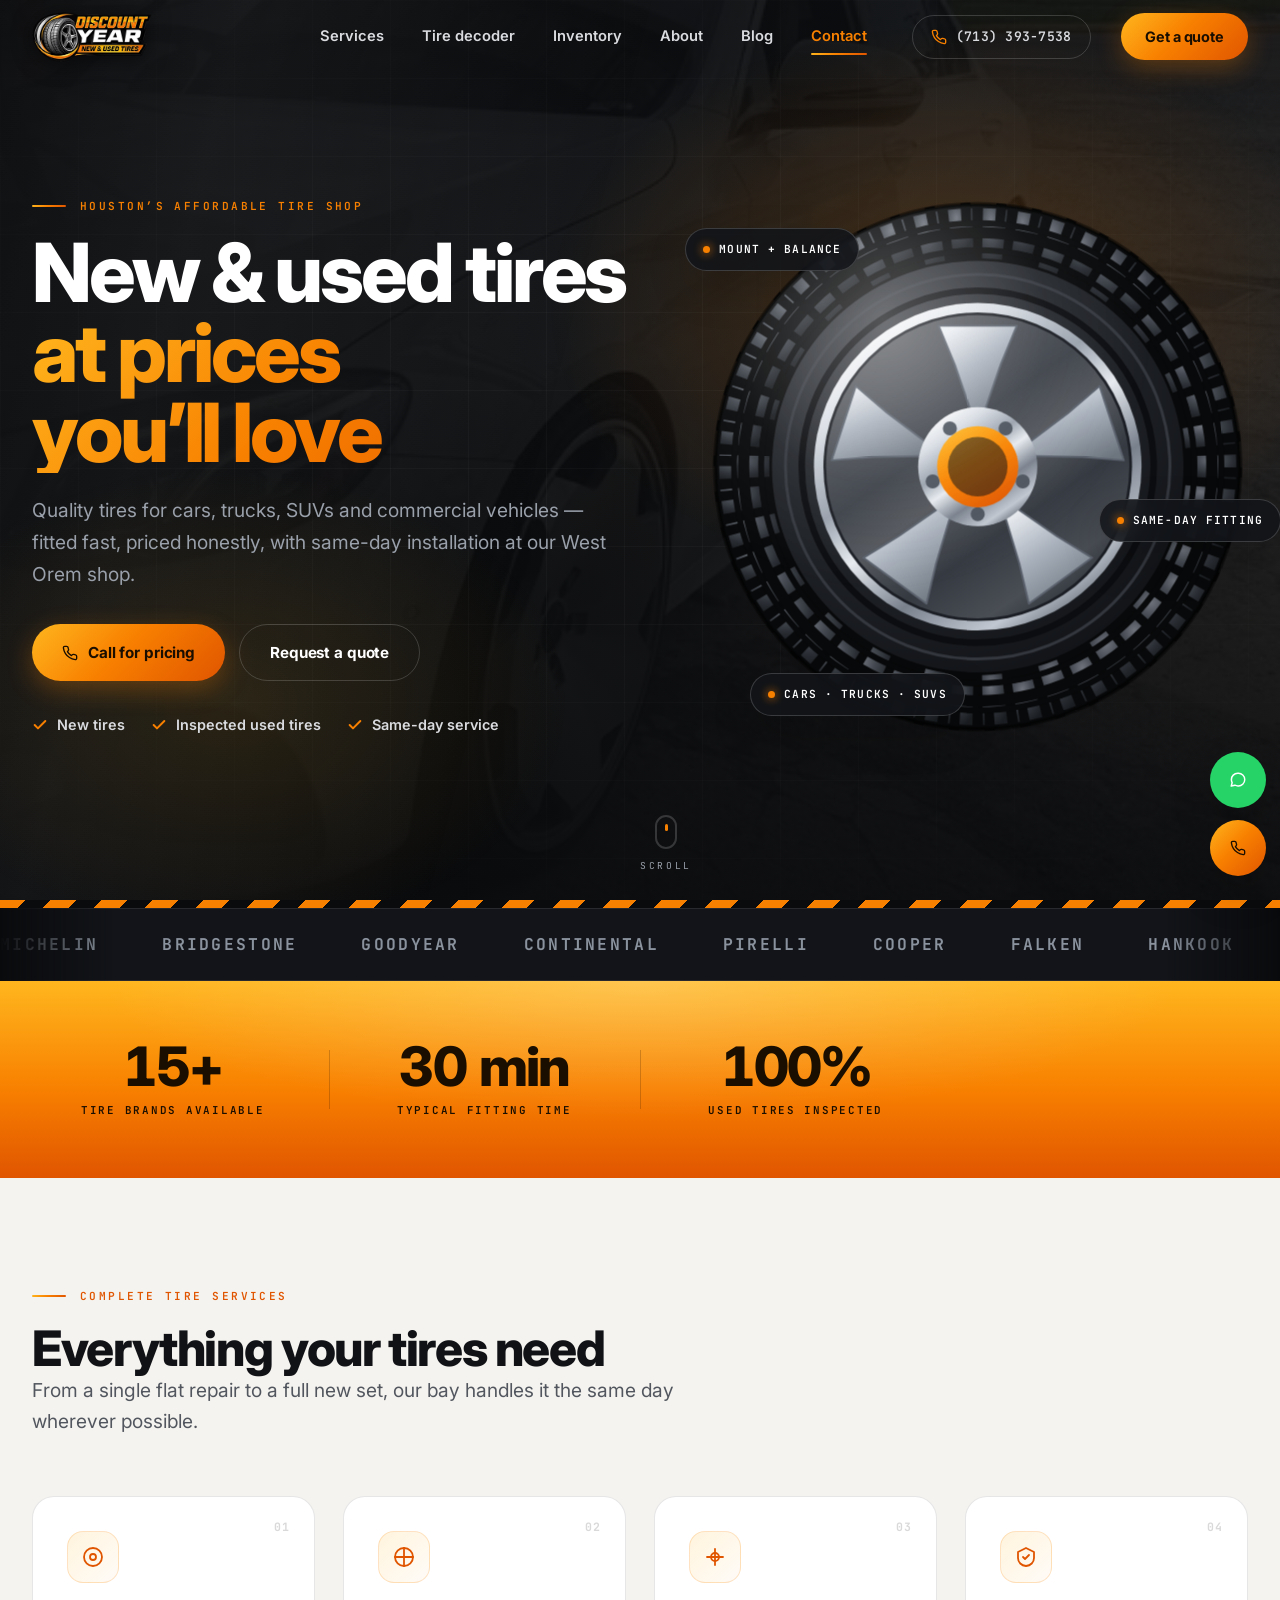
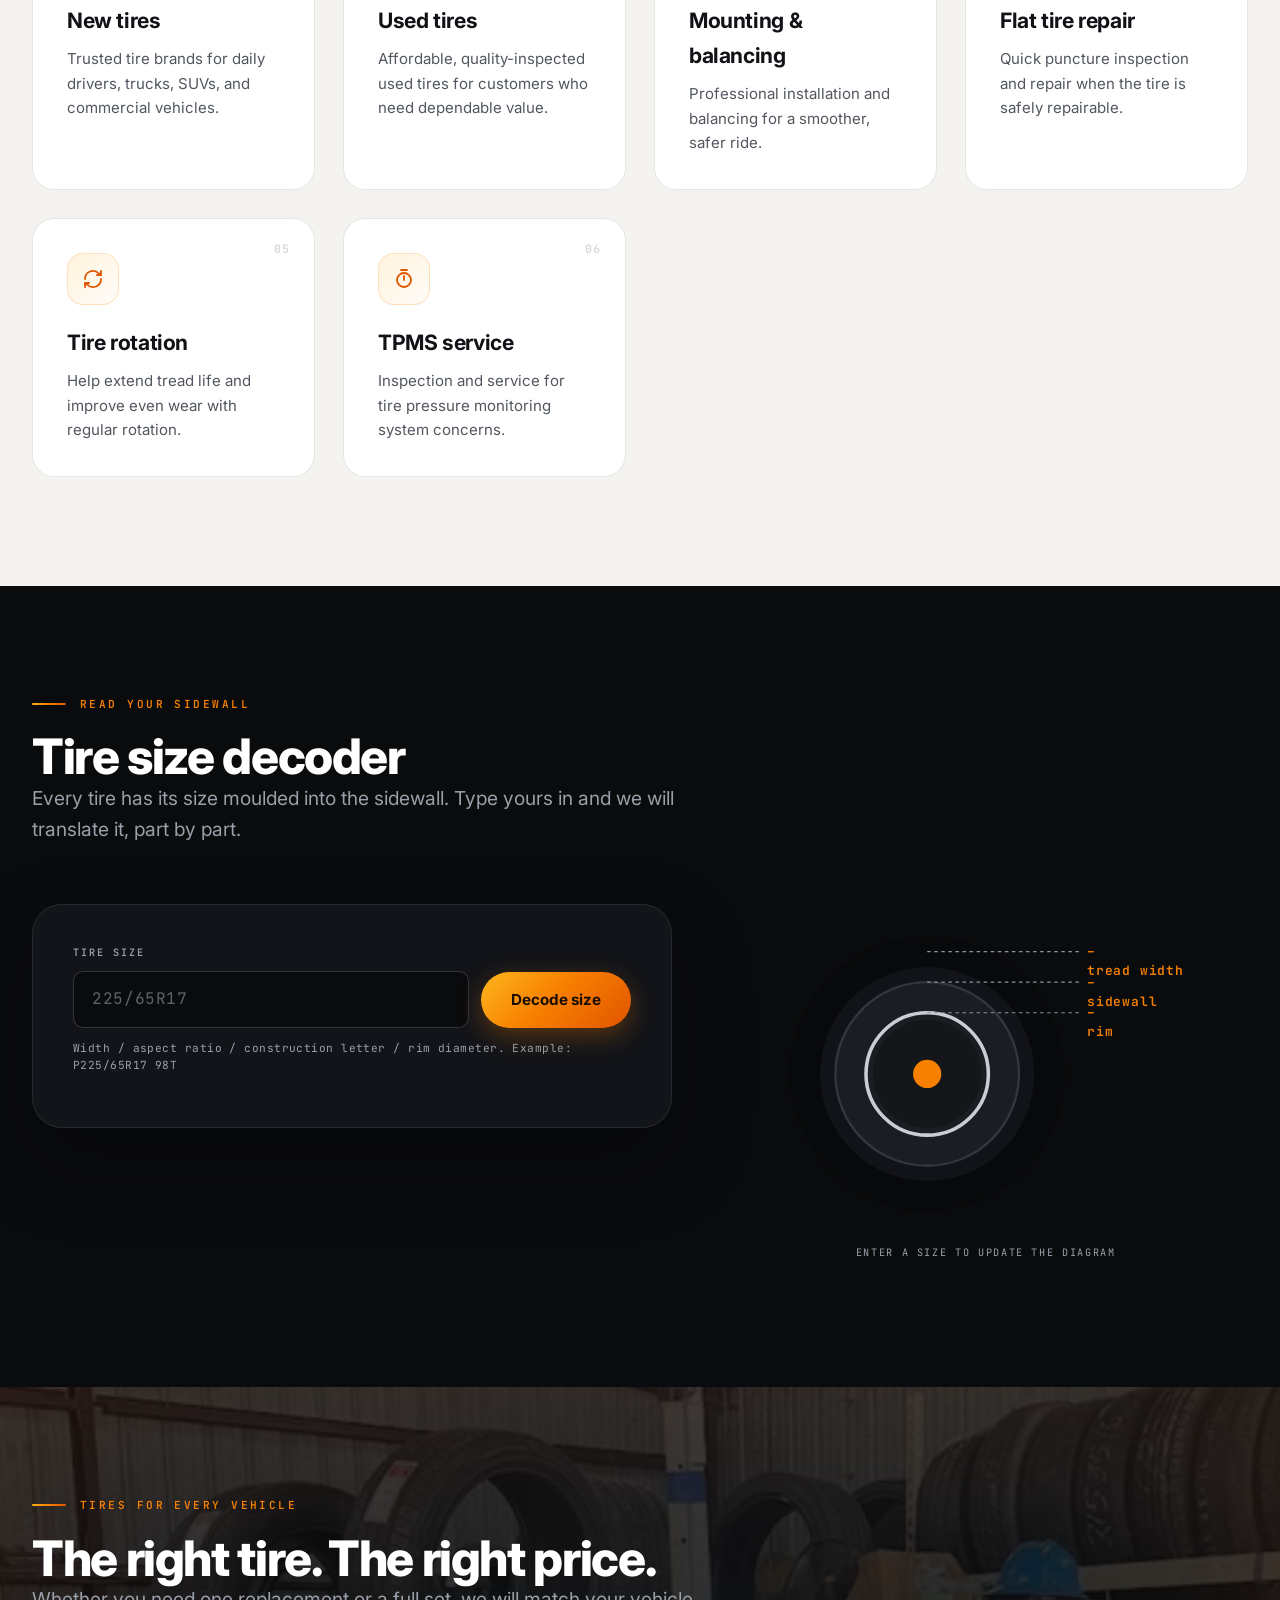
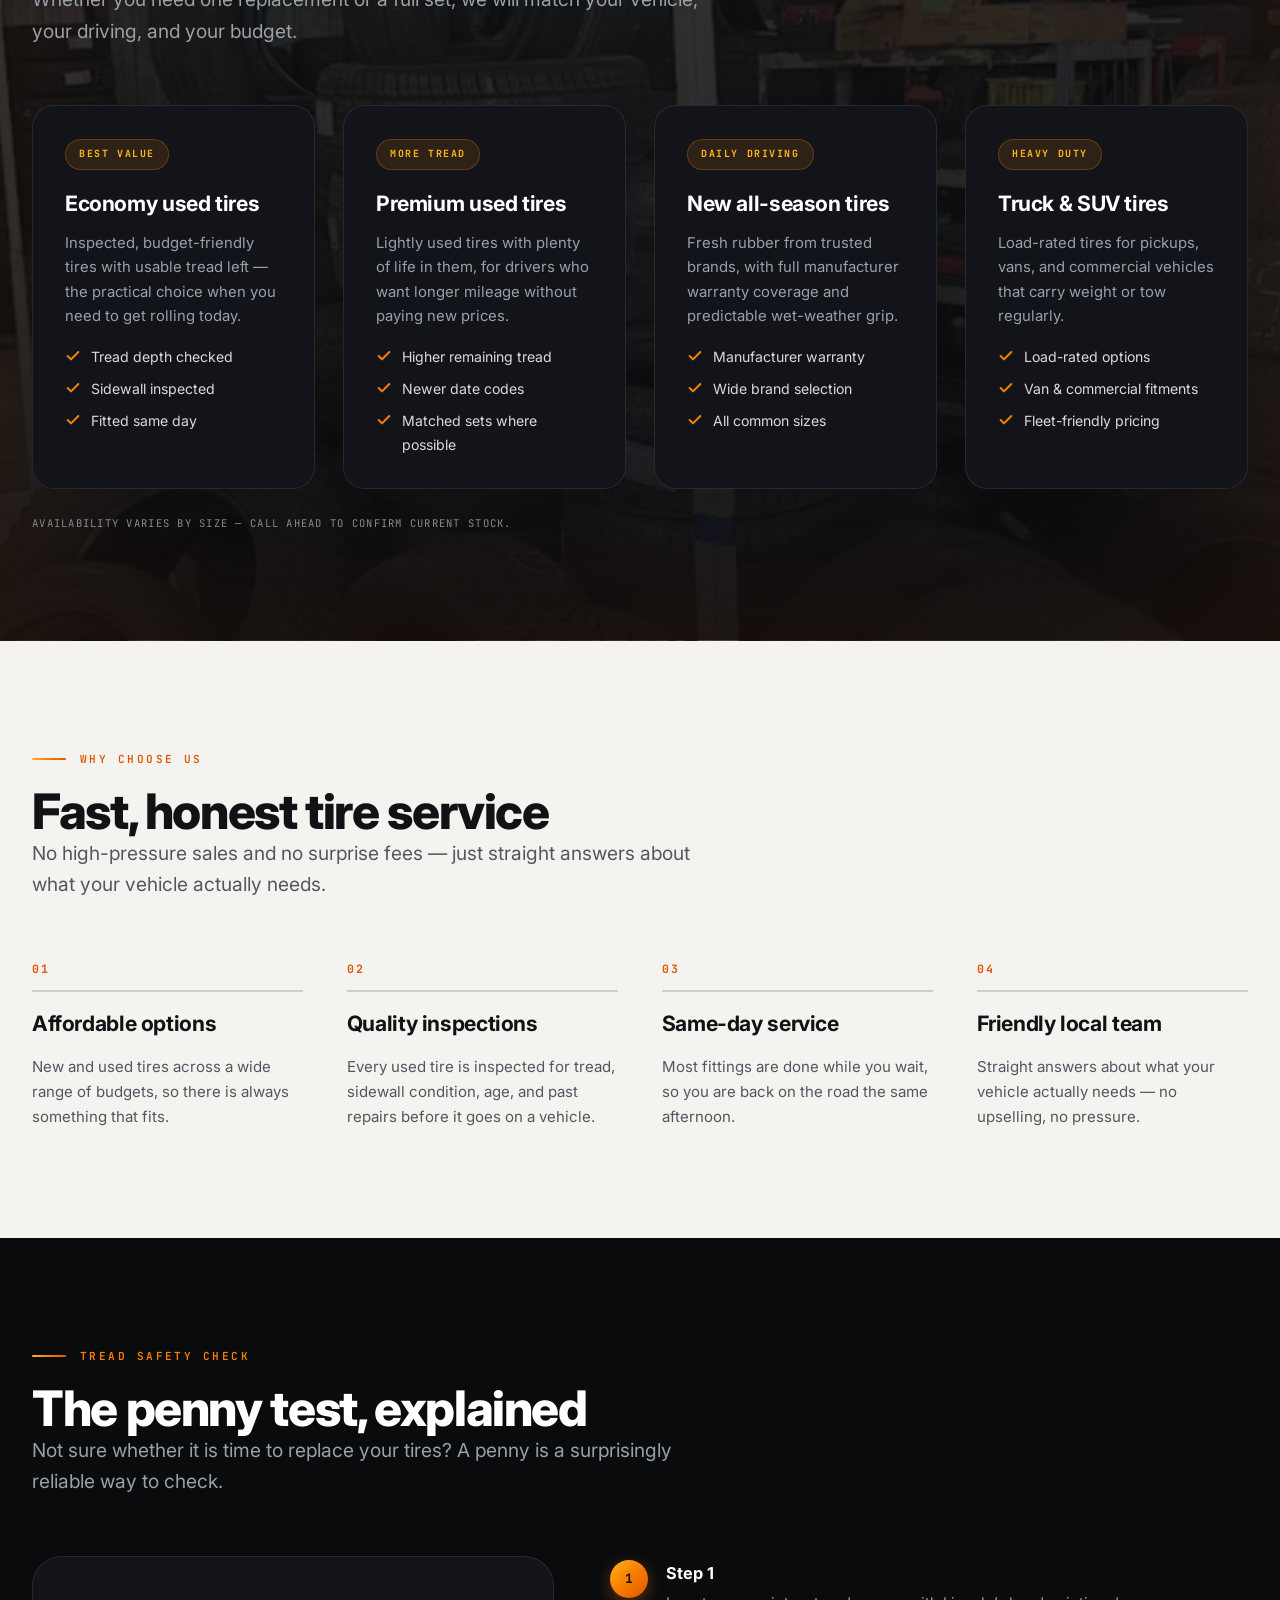
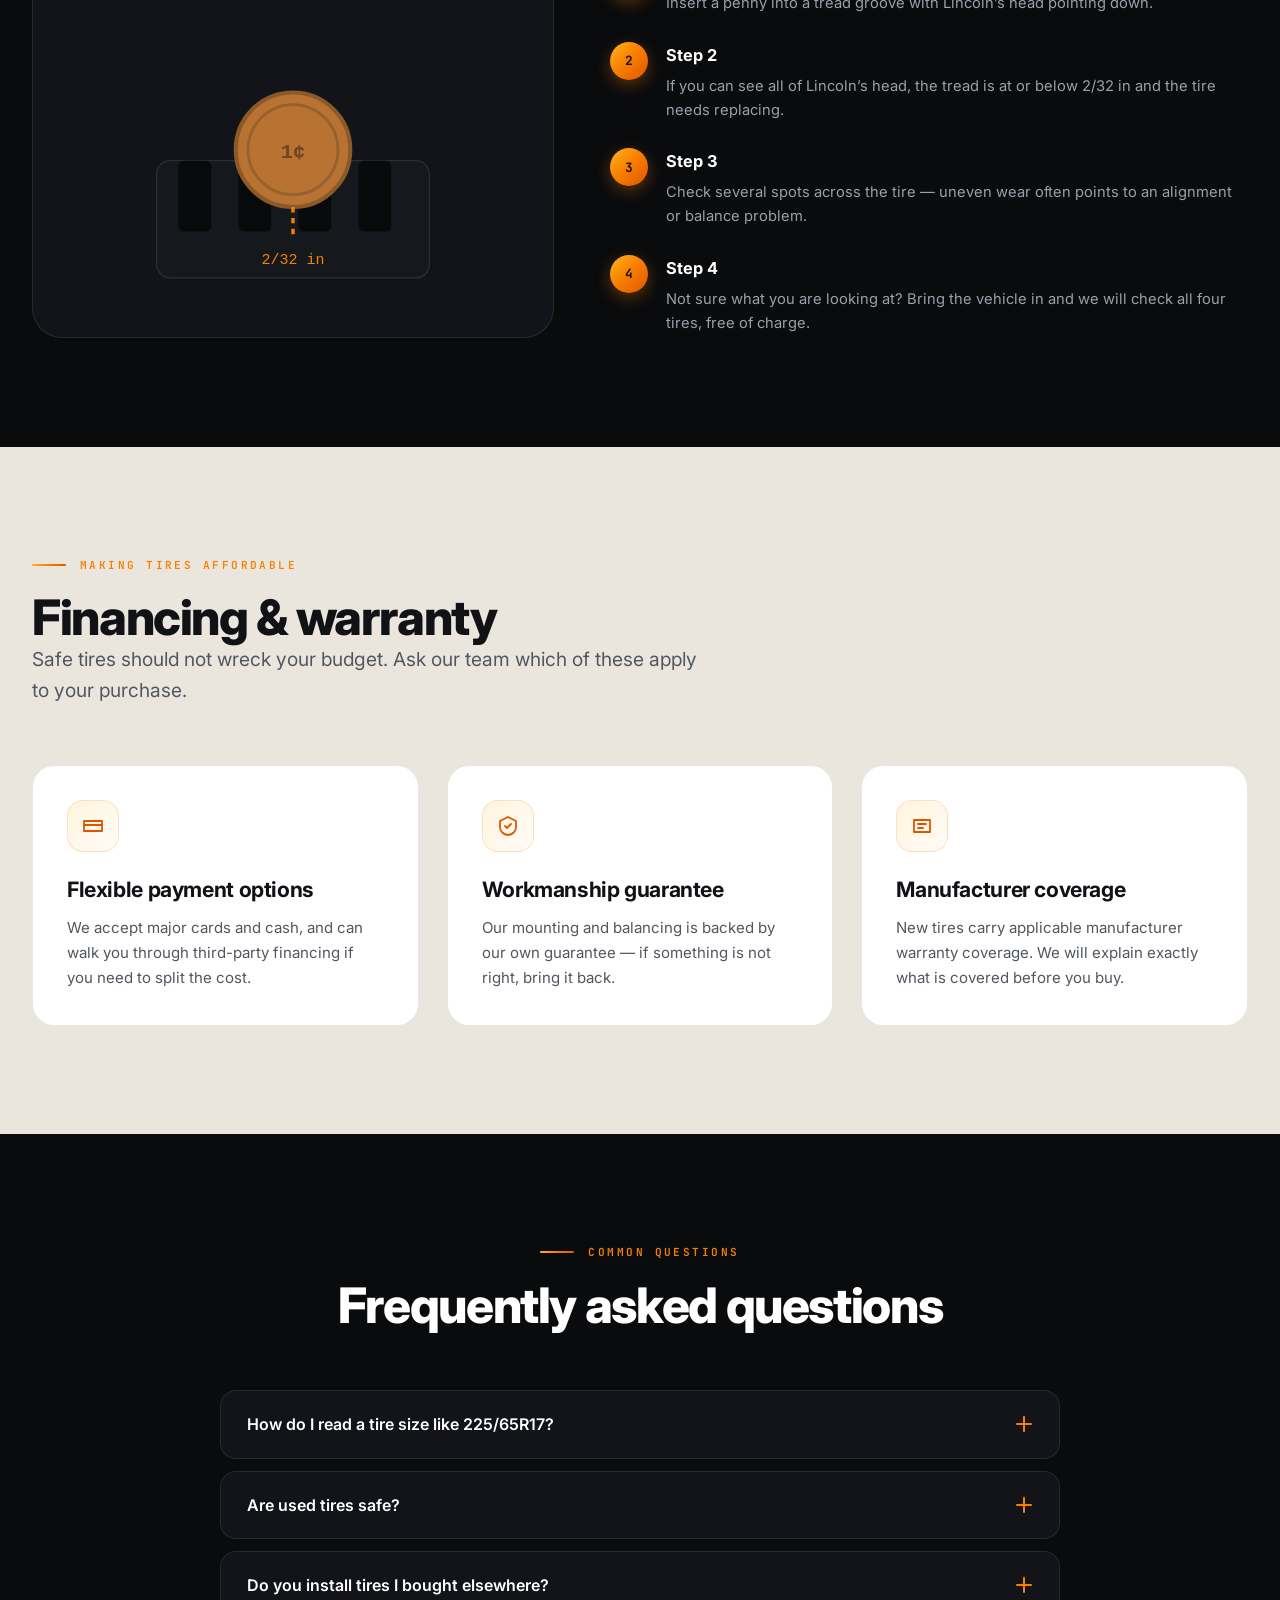
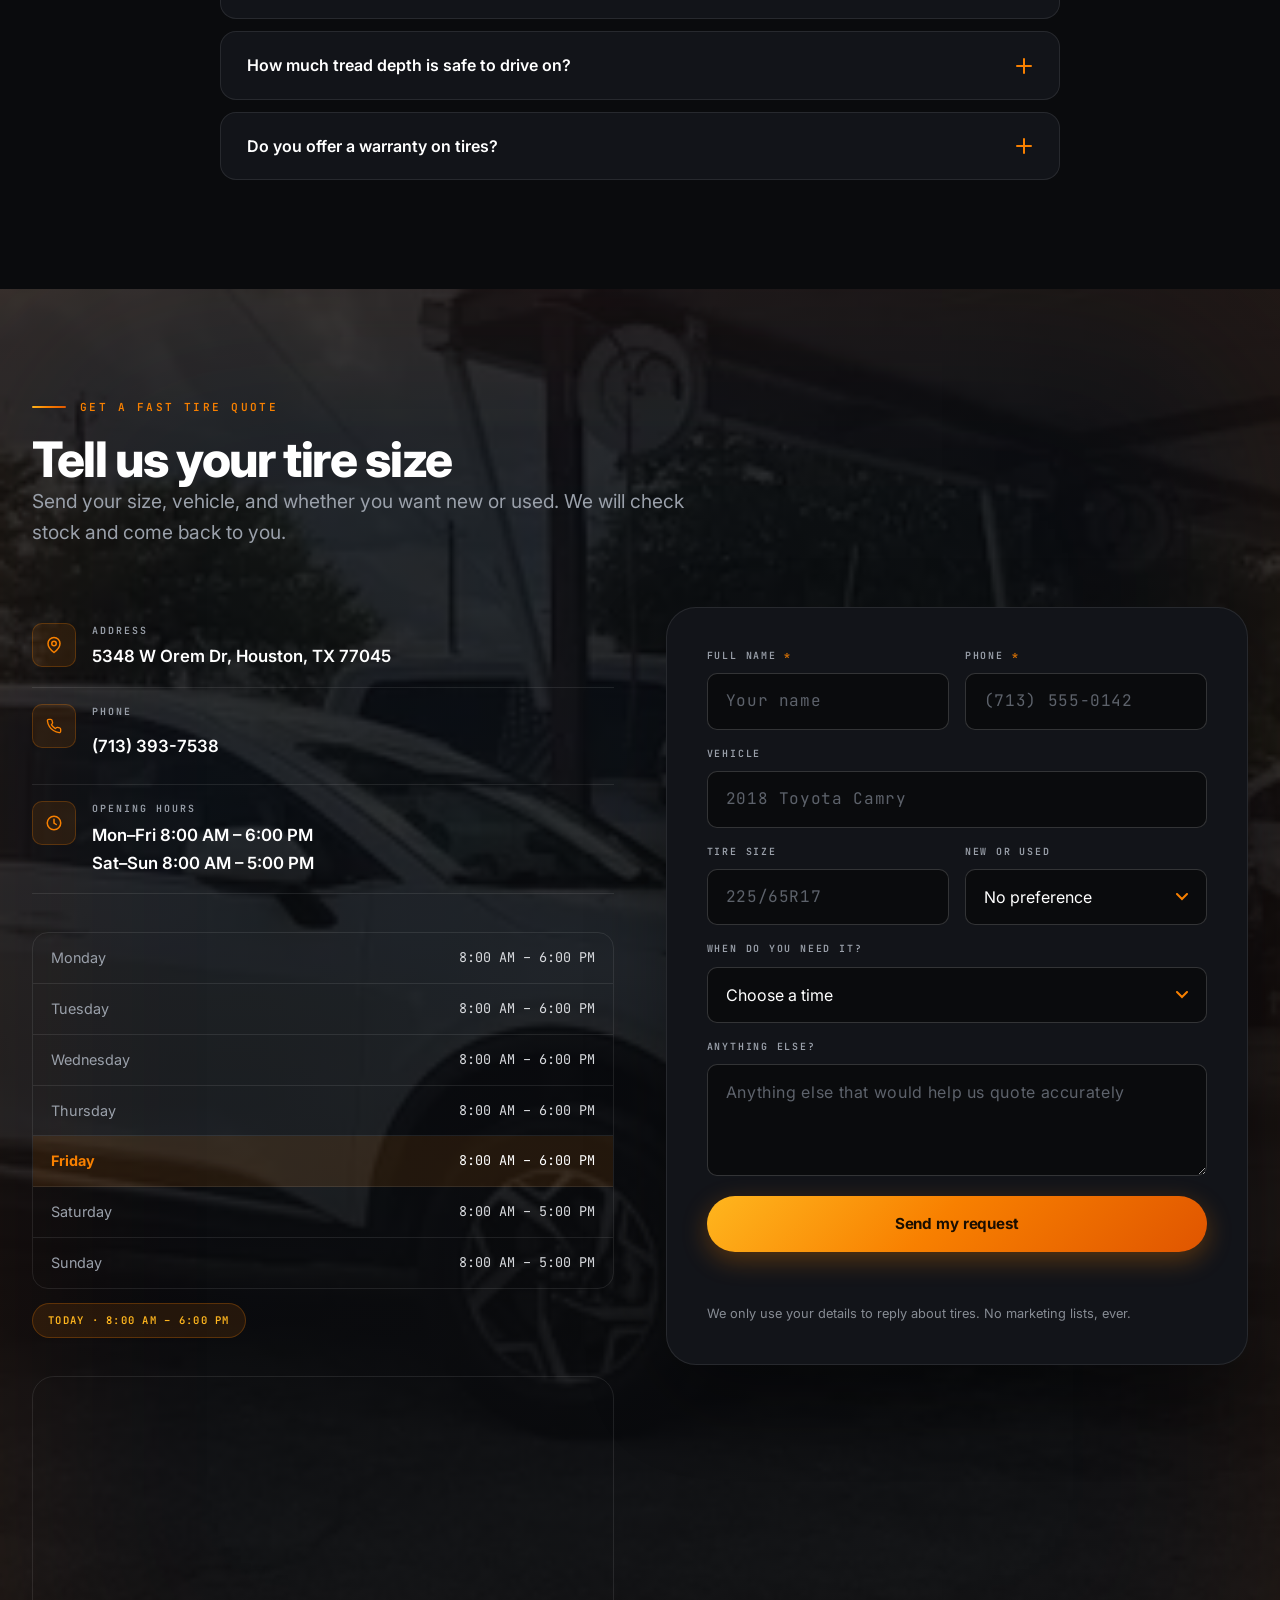
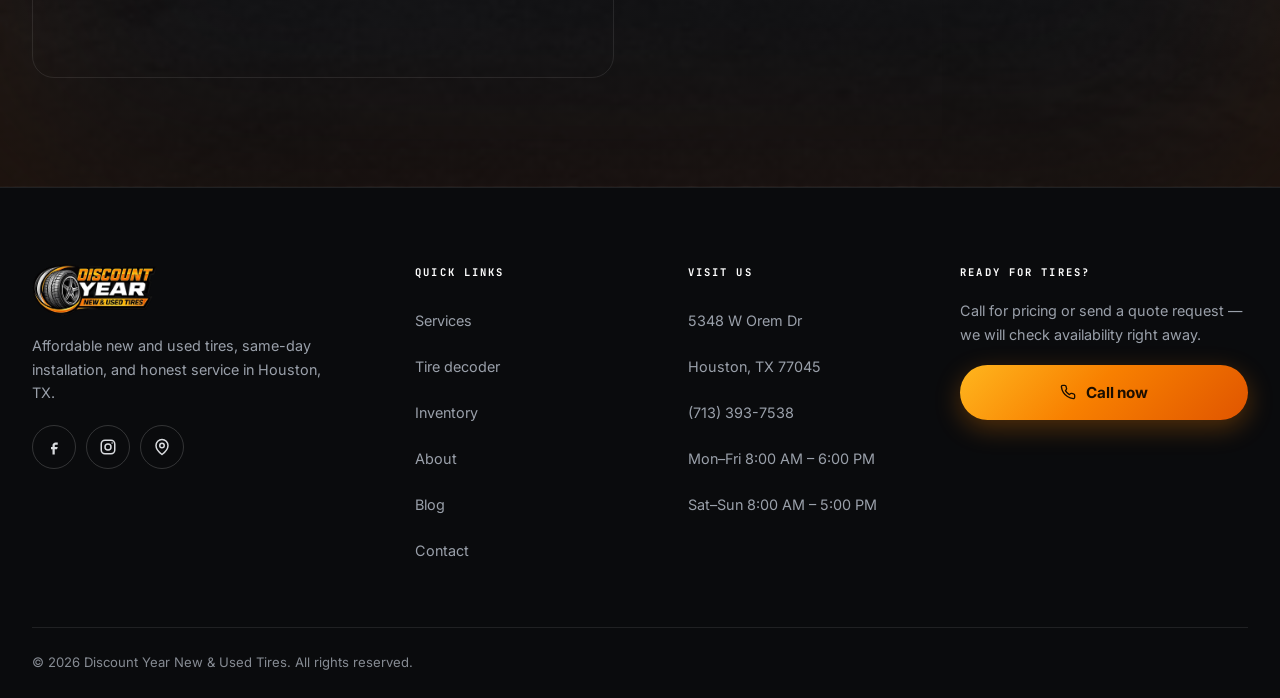
<file: index.html>
<!DOCTYPE html>
<html lang="en">
<head>
<meta charset="UTF-8">
<meta name="viewport" content="width=device-width, initial-scale=1, viewport-fit=cover">
<meta name="theme-color" content="#0a0b0d">
<title>Discount Year New &amp; Used Tires | Tire Shop in Houston, TX</title>
<meta name="description" content="New and used tires in Houston, TX. Same-day mounting, balancing, flat repair and TPMS service at 5348 W Orem Dr. Inspected used tires and honest pricing.">
<link rel="canonical" href="https://www.discountyeartires.com/">

<!-- Favicons generated from the client's own mark -->
<link rel="icon" href="assets/mark-32.png" sizes="32x32">
<link rel="icon" href="assets/mark-192.png" sizes="192x192">
<link rel="apple-touch-icon" href="assets/mark-180.png">
<link rel="manifest" href="site.webmanifest">

<!-- Fonts: preconnect early, then load without blocking first paint -->
<link rel="preconnect" href="https://fonts.googleapis.com">
<link rel="preconnect" href="https://fonts.gstatic.com" crossorigin>
<link rel="preload" as="style" href="https://fonts.googleapis.com/css2?family=Inter:wght@400;500;600;700;800&family=JetBrains+Mono:wght@500;600;700&display=swap">
<link rel="stylesheet" href="https://fonts.googleapis.com/css2?family=Inter:wght@400;500;600;700;800&family=JetBrains+Mono:wght@500;600;700&display=swap" media="print" onload="this.media='all'">
<noscript><link rel="stylesheet" href="https://fonts.googleapis.com/css2?family=Inter:wght@400;500;600;700;800&family=JetBrains+Mono:wght@500;600;700&display=swap"></noscript>

<link rel="preload" as="image" href="assets/logo-600.webp" type="image/webp">
<script>
/* Loader escape hatch — deliberately tiny, dependency-free and ES5 only.
   It lives in its own <script> so that a syntax error or thrown exception in
   script.js can never prevent the site from becoming usable. If the main
   loader logic has not dismissed itself within 4s, this does it. */
(function () {
  function release() {
    var b = document.body;
    if (!b) return;
    b.className = b.className.replace(/\bis-loading\b/g, '');
    var l = document.getElementById('loader');
    if (l && l.parentNode) l.parentNode.removeChild(l);
  }
  window.setTimeout(release, 4000);
  window.addEventListener('error', function () { window.setTimeout(release, 300); });
})();
</script>

<!-- Safety net 2: with scripting unavailable the loader must not exist at all.
     This is what a document previewer (iOS Quick Look), a locked-down browser,
     or a blocked script results in. -->
<noscript>
  <style>
    .loader,
    .cursor,
    .cursor-shadow,
    .scroll-progress { display: none !important; }
    body.is-loading { overflow: visible !important; }
    /* Reveal anything that would otherwise wait for a scroll observer. */
    .reveal { opacity: 1 !important; transform: none !important; }
    .hero-copy > *,
    .hero-visual,
    .scroll-cue { opacity: 1 !important; transform: none !important; animation: none !important; }
    .reveal-line > i { transform: none !important; animation: none !important; }
    .stat-num { visibility: visible; }
  </style>
</noscript>

<link rel="stylesheet" href="styles.css">

<!-- Open Graph -->
<meta property="og:type" content="business.business">
<meta property="og:title" content="Discount Year New &amp; Used Tires | Houston, TX">
<meta property="og:description" content="New and used tires with same-day fitting in Houston. Inspected used tires, honest pricing.">
<meta property="og:image" content="https://www.discountyeartires.com/assets/logo-1200.png">
<meta name="twitter:card" content="summary_large_image">
<meta name="twitter:title" content="Discount Year New &amp; Used Tires | Houston, TX">
<meta name="twitter:description" content="New and used tires with same-day fitting in Houston. Inspected used tires, honest pricing.">
<meta name="twitter:image" content="https://www.discountyeartires.com/assets/logo-1200.png">
<meta property="og:url" content="https://www.discountyeartires.com/">

<script type="application/ld+json">
{
  "@context":"https://schema.org",
  "@type":"TireShop",
  "name":"Discount Year New & Used Tires",
  "image":"https://www.discountyeartires.com/assets/logo-1200.png",
  "logo":"https://www.discountyeartires.com/assets/logo-1200.png",
  "url":"https://www.discountyeartires.com/",
  "telephone":"+17133937538",
  "priceRange":"$$",
  "address":{"@type":"PostalAddress","streetAddress":"5348 W Orem Dr","addressLocality":"Houston","addressRegion":"TX","postalCode":"77045","addressCountry":"US"},
  "geo":{"@type":"GeoCoordinates","latitude":29.6216,"longitude":-95.4269},
  "openingHoursSpecification":[
    {"@type":"OpeningHoursSpecification","dayOfWeek":["Monday","Tuesday","Wednesday","Thursday","Friday"],"opens":"08:00","closes":"18:00"},
    {"@type":"OpeningHoursSpecification","dayOfWeek":["Saturday","Sunday"],"opens":"08:00","closes":"17:00"}
  ],
  "areaServed":{"@type":"City","name":"Houston"}
}
</script>
<script type="application/ld+json">
{
 "@context":"https://schema.org","@type":"FAQPage","mainEntity":[
 {"@type":"Question","name":"How do I read a tire size like 225/65R17?","acceptedAnswer":{"@type":"Answer","text":"225 is the tire width in millimetres, 65 is the aspect ratio (sidewall height as a percentage of the width), R means radial construction, and 17 is the wheel rim diameter in inches. The decoder above breaks down any size you enter."}},{"@type":"Question","name":"Are used tires safe?","acceptedAnswer":{"@type":"Answer","text":"Every used tire we sell is inspected for tread depth, sidewall damage, age, and repair history before it goes on a vehicle. We only sell tires we would fit to our own cars."}},{"@type":"Question","name":"Do you install tires I bought elsewhere?","acceptedAnswer":{"@type":"Answer","text":"Yes — we mount and balance tires you supply yourself. Call ahead so we can confirm same-day availability and pricing."}},{"@type":"Question","name":"How much tread depth is safe to drive on?","acceptedAnswer":{"@type":"Answer","text":"Most experts recommend replacing tires at or below 2/32 of an inch of remaining tread. Use the penny test above, or stop by and we will check them for free."}},{"@type":"Question","name":"Do you offer a warranty on tires?","acceptedAnswer":{"@type":"Answer","text":"New tires include applicable manufacturer warranty coverage, and we stand behind our own mounting and balancing workmanship. Ask us for the specific terms on the tires you choose."}}
 ]}
</script>
</head>

<body class="is-loading">

<a class="skip-link" href="#main">Skip to main content</a>

<!-- ===== loading screen ================================================== -->
<div class="loader" id="loader" role="status" aria-live="polite">
  <div class="loader-inner">
    <div class="loader-tyre"><svg class="" viewBox="0 0 200 200" xmlns="http://www.w3.org/2000/svg" >
<defs>
<radialGradient id="rub-loader" cx="34%" cy="24%" r="82%">
  <stop offset="0%" stop-color="#6e737c"/>
  <stop offset="35%" stop-color="#474c54"/>
  <stop offset="70%" stop-color="#2b2f35"/>
  <stop offset="100%" stop-color="#1a1d21"/>
</radialGradient>
<radialGradient id="wall-loader" cx="34%" cy="26%" r="80%">
  <stop offset="0%" stop-color="#3d4046"/>
  <stop offset="55%" stop-color="#212429"/>
  <stop offset="100%" stop-color="#121418"/>
</radialGradient>
<linearGradient id="chrome-loader" x1="18%" y1="4%" x2="82%" y2="96%">
  <stop offset="0%"   stop-color="#ffffff"/>
  <stop offset="18%"  stop-color="#d8dde4"/>
  <stop offset="38%"  stop-color="#9aa2ad"/>
  <stop offset="52%"  stop-color="#e8ecf1"/>
  <stop offset="70%"  stop-color="#79818d"/>
  <stop offset="88%"  stop-color="#c2c8d1"/>
  <stop offset="100%" stop-color="#5a626d"/>
</linearGradient>
<linearGradient id="spoke-loader" x1="20%" y1="0%" x2="80%" y2="100%">
  <stop offset="0%"   stop-color="#eef1f5"/>
  <stop offset="45%"  stop-color="#aab2bd"/>
  <stop offset="100%" stop-color="#6d757f"/>
</linearGradient>
<linearGradient id="cap-loader" x1="20%" y1="0%" x2="80%" y2="100%">
  <stop offset="0%"   stop-color="#ffb61e"/>
  <stop offset="50%"  stop-color="#f88000"/>
  <stop offset="100%" stop-color="#e05500"/>
</linearGradient>
<radialGradient id="gloss-loader" cx="32%" cy="22%" r="52%">
  <stop offset="0%"   stop-color="#ffffff" stop-opacity=".30"/>
  <stop offset="60%"  stop-color="#ffffff" stop-opacity=".05"/>
  <stop offset="100%" stop-color="#ffffff" stop-opacity="0"/>
</radialGradient>
</defs>
<g class="tyre-spin">
<circle cx="100.0" cy="100.0" r="97.0" fill="#08090a"/>
<g fill="url(#rub-loader)">
<path d="M101.96 4.52A95.50 95.50 0 0 1 111.06 5.14L108.92 23.52A77.00 77.00 0 0 0 101.58 23.02Z"/>
<path d="M114.94 5.68A95.50 95.50 0 0 1 123.88 7.53L120.25 21.57A81.00 81.00 0 0 0 112.67 20.00Z"/>
<path d="M127.64 8.59A95.50 95.50 0 0 1 136.24 11.65L129.22 28.76A77.00 77.00 0 0 0 122.29 26.30Z"/>
<path d="M139.83 13.20A95.50 95.50 0 0 1 147.94 17.40L140.66 29.94A81.00 81.00 0 0 0 133.79 26.38Z"/>
<path d="M151.28 19.44A95.50 95.50 0 0 1 158.74 24.70L147.36 39.29A77.00 77.00 0 0 0 141.35 35.04Z"/>
<path d="M161.77 27.17A95.50 95.50 0 0 1 168.44 33.40L158.05 43.51A81.00 81.00 0 0 0 152.39 38.23Z"/>
<path d="M171.12 36.26A95.50 95.50 0 0 1 176.88 43.34L161.98 54.32A77.00 77.00 0 0 0 157.34 48.61Z"/>
<path d="M179.13 46.54A95.50 95.50 0 0 1 183.88 54.34L171.14 61.27A81.00 81.00 0 0 0 167.12 54.65Z"/>
<path d="M185.68 57.81A95.50 95.50 0 0 1 189.31 66.18L172.01 72.73A77.00 77.00 0 0 0 169.08 65.98Z"/>
<path d="M190.62 69.87A95.50 95.50 0 0 1 193.08 78.66L178.95 81.90A81.00 81.00 0 0 0 176.86 74.44Z"/>
<path d="M193.88 82.49A95.50 95.50 0 0 1 195.12 91.53L176.70 93.17A77.00 77.00 0 0 0 175.69 85.88Z"/>
<path d="M195.39 95.44A95.50 95.50 0 0 1 195.39 104.56L180.91 103.87A81.00 81.00 0 0 0 180.91 96.13Z"/>
<path d="M195.12 108.47A95.50 95.50 0 0 1 193.88 117.51L175.69 114.12A77.00 77.00 0 0 0 176.70 106.83Z"/>
<path d="M193.08 121.34A95.50 95.50 0 0 1 190.62 130.13L176.86 125.56A81.00 81.00 0 0 0 178.95 118.10Z"/>
<path d="M189.31 133.82A95.50 95.50 0 0 1 185.68 142.19L169.08 134.02A77.00 77.00 0 0 0 172.01 127.27Z"/>
<path d="M183.88 145.66A95.50 95.50 0 0 1 179.13 153.46L167.12 145.35A81.00 81.00 0 0 0 171.14 138.73Z"/>
<path d="M176.88 156.66A95.50 95.50 0 0 1 171.12 163.74L157.34 151.39A77.00 77.00 0 0 0 161.98 145.68Z"/>
<path d="M168.44 166.60A95.50 95.50 0 0 1 161.77 172.83L152.39 161.77A81.00 81.00 0 0 0 158.05 156.49Z"/>
<path d="M158.74 175.30A95.50 95.50 0 0 1 151.28 180.56L141.35 164.96A77.00 77.00 0 0 0 147.36 160.71Z"/>
<path d="M147.94 182.60A95.50 95.50 0 0 1 139.83 186.80L133.79 173.62A81.00 81.00 0 0 0 140.66 170.06Z"/>
<path d="M136.24 188.35A95.50 95.50 0 0 1 127.64 191.41L122.29 173.70A77.00 77.00 0 0 0 129.22 171.24Z"/>
<path d="M123.88 192.47A95.50 95.50 0 0 1 114.94 194.32L112.67 180.00A81.00 81.00 0 0 0 120.25 178.43Z"/>
<path d="M111.06 194.86A95.50 95.50 0 0 1 101.96 195.48L101.58 176.98A77.00 77.00 0 0 0 108.92 176.48Z"/>
<path d="M98.04 195.48A95.50 95.50 0 0 1 88.94 194.86L90.62 180.45A81.00 81.00 0 0 0 98.34 180.98Z"/>
<path d="M85.06 194.32A95.50 95.50 0 0 1 76.12 192.47L80.75 174.55A77.00 77.00 0 0 0 87.95 176.05Z"/>
<path d="M72.36 191.41A95.50 95.50 0 0 1 63.76 188.35L69.26 174.94A81.00 81.00 0 0 0 76.55 177.53Z"/>
<path d="M60.17 186.80A95.50 95.50 0 0 1 52.06 182.60L61.35 166.60A77.00 77.00 0 0 0 67.88 169.98Z"/>
<path d="M48.72 180.56A95.50 95.50 0 0 1 41.26 175.30L50.18 163.87A81.00 81.00 0 0 0 56.50 168.33Z"/>
<path d="M38.23 172.83A95.50 95.50 0 0 1 31.56 166.60L44.81 153.70A77.00 77.00 0 0 0 50.19 158.72Z"/>
<path d="M28.88 163.74A95.50 95.50 0 0 1 23.12 156.66L34.80 148.06A81.00 81.00 0 0 0 39.68 154.06Z"/>
<path d="M20.87 153.46A95.50 95.50 0 0 1 16.12 145.66L32.37 136.82A77.00 77.00 0 0 0 36.20 143.11Z"/>
<path d="M14.32 142.19A95.50 95.50 0 0 1 10.69 133.82L24.25 128.68A81.00 81.00 0 0 0 27.33 135.78Z"/>
<path d="M9.38 130.13A95.50 95.50 0 0 1 6.92 121.34L24.95 117.21A77.00 77.00 0 0 0 26.93 124.29Z"/>
<path d="M6.12 117.51A95.50 95.50 0 0 1 4.88 108.47L19.32 107.18A81.00 81.00 0 0 0 20.37 114.85Z"/>
<path d="M4.61 104.56A95.50 95.50 0 0 1 4.61 95.44L23.09 96.32A77.00 77.00 0 0 0 23.09 103.68Z"/>
<path d="M4.88 91.53A95.50 95.50 0 0 1 6.12 82.49L20.37 85.15A81.00 81.00 0 0 0 19.32 92.82Z"/>
<path d="M6.92 78.66A95.50 95.50 0 0 1 9.38 69.87L26.93 75.71A77.00 77.00 0 0 0 24.95 82.79Z"/>
<path d="M10.69 66.18A95.50 95.50 0 0 1 14.32 57.81L27.33 64.22A81.00 81.00 0 0 0 24.25 71.32Z"/>
<path d="M16.12 54.34A95.50 95.50 0 0 1 20.87 46.54L36.20 56.89A77.00 77.00 0 0 0 32.37 63.18Z"/>
<path d="M23.12 43.34A95.50 95.50 0 0 1 28.88 36.26L39.68 45.94A81.00 81.00 0 0 0 34.80 51.94Z"/>
<path d="M31.56 33.40A95.50 95.50 0 0 1 38.23 27.17L50.19 41.28A77.00 77.00 0 0 0 44.81 46.30Z"/>
<path d="M41.26 24.70A95.50 95.50 0 0 1 48.72 19.44L56.50 31.67A81.00 81.00 0 0 0 50.18 36.13Z"/>
<path d="M52.06 17.40A95.50 95.50 0 0 1 60.17 13.20L67.88 30.02A77.00 77.00 0 0 0 61.35 33.40Z"/>
<path d="M63.76 11.65A95.50 95.50 0 0 1 72.36 8.59L76.55 22.47A81.00 81.00 0 0 0 69.26 25.06Z"/>
<path d="M76.12 7.53A95.50 95.50 0 0 1 85.06 5.68L87.95 23.95A77.00 77.00 0 0 0 80.75 25.45Z"/>
<path d="M88.94 5.14A95.50 95.50 0 0 1 98.04 4.52L98.34 19.02A81.00 81.00 0 0 0 90.62 19.55Z"/>
</g>
<g fill="#08090a">
<path d="M106.92 2.75A97.50 97.50 0 0 1 110.63 3.08L109.81 10.54A90.00 90.00 0 0 0 106.39 10.23Z"/>
<path d="M120.10 4.59A97.50 97.50 0 0 1 123.73 5.43L121.91 12.71A90.00 90.00 0 0 0 118.55 11.93Z"/>
<path d="M132.90 8.22A97.50 97.50 0 0 1 136.39 9.54L133.59 16.50A90.00 90.00 0 0 0 130.37 15.28Z"/>
<path d="M145.09 13.55A97.50 97.50 0 0 1 148.37 15.34L144.64 21.85A90.00 90.00 0 0 0 141.62 20.20Z"/>
<path d="M156.44 20.50A97.50 97.50 0 0 1 159.44 22.72L154.87 28.66A90.00 90.00 0 0 0 152.10 26.61Z"/>
<path d="M166.74 28.93A97.50 97.50 0 0 1 169.41 31.53L164.07 36.80A90.00 90.00 0 0 0 161.61 34.39Z"/>
<path d="M175.80 38.68A97.50 97.50 0 0 1 178.09 41.62L172.08 46.11A90.00 90.00 0 0 0 169.97 43.39Z"/>
<path d="M183.44 49.57A97.50 97.50 0 0 1 185.31 52.80L178.75 56.43A90.00 90.00 0 0 0 177.03 53.45Z"/>
<path d="M189.53 61.40A97.50 97.50 0 0 1 190.94 64.85L183.95 67.56A90.00 90.00 0 0 0 182.65 64.37Z"/>
<path d="M193.96 73.95A97.50 97.50 0 0 1 194.88 77.56L187.58 79.29A90.00 90.00 0 0 0 186.73 75.96Z"/>
<path d="M196.63 86.99A97.50 97.50 0 0 1 197.05 90.69L189.59 91.41A90.00 90.00 0 0 0 189.19 87.99Z"/>
<path d="M197.50 100.27A97.50 97.50 0 0 1 197.42 103.99L189.92 103.69A90.00 90.00 0 0 0 190.00 100.25Z"/>
<path d="M196.56 113.54A97.50 97.50 0 0 1 195.97 117.22L188.58 115.90A90.00 90.00 0 0 0 189.13 112.50Z"/>
<path d="M193.81 126.56A97.50 97.50 0 0 1 192.73 130.13L185.60 127.81A90.00 90.00 0 0 0 186.60 124.52Z"/>
<path d="M189.32 139.09A97.50 97.50 0 0 1 187.76 142.47L181.01 139.21A90.00 90.00 0 0 0 182.45 136.08Z"/>
<path d="M183.17 150.89A97.50 97.50 0 0 1 181.16 154.03L174.92 149.87A90.00 90.00 0 0 0 176.77 146.97Z"/>
<path d="M175.46 161.74A97.50 97.50 0 0 1 173.05 164.58L167.43 159.61A90.00 90.00 0 0 0 169.66 156.99Z"/>
<path d="M166.35 171.44A97.50 97.50 0 0 1 163.57 173.92L158.68 168.24A90.00 90.00 0 0 0 161.25 165.94Z"/>
<path d="M156.01 179.81A97.50 97.50 0 0 1 152.92 181.89L148.85 175.59A90.00 90.00 0 0 0 151.70 173.67Z"/>
<path d="M144.62 186.69A97.50 97.50 0 0 1 141.27 188.33L138.10 181.54A90.00 90.00 0 0 0 141.19 180.02Z"/>
<path d="M132.40 191.96A97.50 97.50 0 0 1 128.86 193.13L126.64 185.97A90.00 90.00 0 0 0 129.91 184.89Z"/>
<path d="M119.58 195.51A97.50 97.50 0 0 1 115.91 196.19L114.69 188.79A90.00 90.00 0 0 0 118.07 188.17Z"/>
<path d="M106.39 197.29A97.50 97.50 0 0 1 102.66 197.46L102.46 189.97A90.00 90.00 0 0 0 105.90 189.81Z"/>
<path d="M93.08 197.25A97.50 97.50 0 0 1 89.37 196.92L90.19 189.46A90.00 90.00 0 0 0 93.61 189.77Z"/>
<path d="M79.90 195.41A97.50 97.50 0 0 1 76.27 194.57L78.09 187.29A90.00 90.00 0 0 0 81.45 188.07Z"/>
<path d="M67.10 191.78A97.50 97.50 0 0 1 63.61 190.46L66.41 183.50A90.00 90.00 0 0 0 69.63 184.72Z"/>
<path d="M54.91 186.45A97.50 97.50 0 0 1 51.63 184.66L55.36 178.15A90.00 90.00 0 0 0 58.38 179.80Z"/>
<path d="M43.56 179.50A97.50 97.50 0 0 1 40.56 177.28L45.13 171.34A90.00 90.00 0 0 0 47.90 173.39Z"/>
<path d="M33.26 171.07A97.50 97.50 0 0 1 30.59 168.47L35.93 163.20A90.00 90.00 0 0 0 38.39 165.61Z"/>
<path d="M24.20 161.32A97.50 97.50 0 0 1 21.91 158.38L27.92 153.89A90.00 90.00 0 0 0 30.03 156.61Z"/>
<path d="M16.56 150.43A97.50 97.50 0 0 1 14.69 147.20L21.25 143.57A90.00 90.00 0 0 0 22.97 146.55Z"/>
<path d="M10.47 138.60A97.50 97.50 0 0 1 9.06 135.15L16.05 132.44A90.00 90.00 0 0 0 17.35 135.63Z"/>
<path d="M6.04 126.05A97.50 97.50 0 0 1 5.12 122.44L12.42 120.71A90.00 90.00 0 0 0 13.27 124.04Z"/>
<path d="M3.37 113.01A97.50 97.50 0 0 1 2.95 109.31L10.41 108.59A90.00 90.00 0 0 0 10.81 112.01Z"/>
<path d="M2.50 99.73A97.50 97.50 0 0 1 2.58 96.01L10.08 96.31A90.00 90.00 0 0 0 10.00 99.75Z"/>
<path d="M3.44 86.46A97.50 97.50 0 0 1 4.03 82.78L11.42 84.10A90.00 90.00 0 0 0 10.87 87.50Z"/>
<path d="M6.19 73.44A97.50 97.50 0 0 1 7.27 69.87L14.40 72.19A90.00 90.00 0 0 0 13.40 75.48Z"/>
<path d="M10.68 60.91A97.50 97.50 0 0 1 12.24 57.53L18.99 60.79A90.00 90.00 0 0 0 17.55 63.92Z"/>
<path d="M16.83 49.11A97.50 97.50 0 0 1 18.84 45.97L25.08 50.13A90.00 90.00 0 0 0 23.23 53.03Z"/>
<path d="M24.54 38.26A97.50 97.50 0 0 1 26.95 35.42L32.57 40.39A90.00 90.00 0 0 0 30.34 43.01Z"/>
<path d="M33.65 28.56A97.50 97.50 0 0 1 36.43 26.08L41.32 31.76A90.00 90.00 0 0 0 38.75 34.06Z"/>
<path d="M43.99 20.19A97.50 97.50 0 0 1 47.08 18.11L51.15 24.41A90.00 90.00 0 0 0 48.30 26.33Z"/>
<path d="M55.38 13.31A97.50 97.50 0 0 1 58.73 11.67L61.90 18.46A90.00 90.00 0 0 0 58.81 19.98Z"/>
<path d="M67.60 8.04A97.50 97.50 0 0 1 71.14 6.87L73.36 14.03A90.00 90.00 0 0 0 70.09 15.11Z"/>
<path d="M80.42 4.49A97.50 97.50 0 0 1 84.09 3.81L85.31 11.21A90.00 90.00 0 0 0 81.93 11.83Z"/>
<path d="M93.61 2.71A97.50 97.50 0 0 1 97.34 2.54L97.54 10.03A90.00 90.00 0 0 0 94.10 10.19Z"/>
</g>
<circle cx="100.0" cy="100.0" r="86.5" fill="none" stroke="#08090a" stroke-width="4.2"/>
<circle cx="100.0" cy="100.0" r="90.0" fill="none" stroke="#08090a" stroke-width="2.2"/>
<circle cx="100.0" cy="100.0" r="80.0" fill="none" stroke="#08090a" stroke-width="2.2"/>
<circle cx="100.0" cy="100.0" r="76.0" fill="url(#wall-loader)"/>
<circle cx="100.0" cy="100.0" r="71.0" fill="none" stroke="#3a3e45" stroke-width="1.1" stroke-opacity=".85"/>
<circle cx="100.0" cy="100.0" r="65.0" fill="none" stroke="#0c0d10" stroke-width="2.4"/>
<circle cx="100.0" cy="100.0" r="60.5" fill="url(#chrome-loader)"/>
<circle cx="100.0" cy="100.0" r="57.0" fill="#1b1e24"/>
<circle cx="100.0" cy="100.0" r="56.0" fill="url(#chrome-loader)" opacity=".28"/>
<g fill="url(#spoke-loader)" stroke="#5c636e" stroke-width="0.7" stroke-linejoin="round">
<path d="M85.57 47.96L91.45 62.07L96.82 77.54L97.95 81.11L102.05 81.11L103.18 77.54L108.55 62.07L114.43 47.96Z"/>
<path d="M145.03 70.20L133.43 80.14L120.37 90.04L117.33 92.21L118.60 96.11L122.34 96.09L138.71 96.42L153.95 97.64Z"/>
<path d="M142.26 133.62L129.21 125.66L115.77 116.30L112.76 114.08L109.44 116.49L110.63 120.04L115.37 135.71L118.91 150.58Z"/>
<path d="M81.09 150.58L84.63 135.71L89.37 120.04L90.56 116.49L87.24 114.08L84.23 116.30L70.79 125.66L57.74 133.62Z"/>
<path d="M46.05 97.64L61.29 96.42L77.66 96.09L81.40 96.11L82.67 92.21L79.63 90.04L66.57 80.14L54.97 70.20Z"/>
</g>
<circle cx="100.0" cy="100.0" r="22.0" fill="url(#chrome-loader)"/>
<g fill="#4e555f">
<circle cx="110.29" cy="85.84" r="2.6"/>
<circle cx="116.64" cy="105.41" r="2.6"/>
<circle cx="100.00" cy="117.50" r="2.6"/>
<circle cx="83.36" cy="105.41" r="2.6"/>
<circle cx="89.71" cy="85.84" r="2.6"/>
</g>
<circle cx="100.0" cy="100.0" r="15.0" fill="url(#cap-loader)"/>
<circle cx="100.0" cy="100.0" r="11.0" fill="#0e0f12" opacity=".55"/>
</g>
<circle cx="100.0" cy="100.0" r="97.0" fill="url(#gloss-loader)" pointer-events="none"/>
<circle cx="100.0" cy="100.0" r="97.0" fill="none" stroke="#000" stroke-opacity=".5" stroke-width="1.5"/>
</svg></div>
    <div class="loader-meter">
      <div class="loader-pct mono" id="loaderPct">00<span>%</span></div>
      <div class="loader-bar"><i id="loaderBar"></i></div>
      <div class="loader-label">Discount Year Tires</div>
    </div>
  </div>
</div>

<!-- ===== custom cursor (desktop only, enabled by JS) ==================== -->
<div class="cursor-shadow" id="cursorShadow" aria-hidden="true"></div>
<div class="cursor" id="cursor" aria-hidden="true">
  <span class="cursor-ring"></span>
  <div class="cursor-tyre"><svg class="" viewBox="0 0 200 200" xmlns="http://www.w3.org/2000/svg" >
<defs>
<radialGradient id="rub-cursor" cx="34%" cy="24%" r="82%">
  <stop offset="0%" stop-color="#6e737c"/>
  <stop offset="35%" stop-color="#474c54"/>
  <stop offset="70%" stop-color="#2b2f35"/>
  <stop offset="100%" stop-color="#1a1d21"/>
</radialGradient>
<radialGradient id="wall-cursor" cx="34%" cy="26%" r="80%">
  <stop offset="0%" stop-color="#3d4046"/>
  <stop offset="55%" stop-color="#212429"/>
  <stop offset="100%" stop-color="#121418"/>
</radialGradient>
<linearGradient id="chrome-cursor" x1="18%" y1="4%" x2="82%" y2="96%">
  <stop offset="0%"   stop-color="#ffffff"/>
  <stop offset="18%"  stop-color="#d8dde4"/>
  <stop offset="38%"  stop-color="#9aa2ad"/>
  <stop offset="52%"  stop-color="#e8ecf1"/>
  <stop offset="70%"  stop-color="#79818d"/>
  <stop offset="88%"  stop-color="#c2c8d1"/>
  <stop offset="100%" stop-color="#5a626d"/>
</linearGradient>
<linearGradient id="spoke-cursor" x1="20%" y1="0%" x2="80%" y2="100%">
  <stop offset="0%"   stop-color="#eef1f5"/>
  <stop offset="45%"  stop-color="#aab2bd"/>
  <stop offset="100%" stop-color="#6d757f"/>
</linearGradient>
<linearGradient id="cap-cursor" x1="20%" y1="0%" x2="80%" y2="100%">
  <stop offset="0%"   stop-color="#ffb61e"/>
  <stop offset="50%"  stop-color="#f88000"/>
  <stop offset="100%" stop-color="#e05500"/>
</linearGradient>
<radialGradient id="gloss-cursor" cx="32%" cy="22%" r="52%">
  <stop offset="0%"   stop-color="#ffffff" stop-opacity=".30"/>
  <stop offset="60%"  stop-color="#ffffff" stop-opacity=".05"/>
  <stop offset="100%" stop-color="#ffffff" stop-opacity="0"/>
</radialGradient>
</defs>
<g class="tyre-spin">
<circle cx="100.0" cy="100.0" r="97.0" fill="#08090a"/>
<g fill="url(#rub-cursor)">
<path d="M103.64 4.57A95.50 95.50 0 0 1 117.68 6.15L114.26 24.33A77.00 77.00 0 0 0 102.94 23.06Z"/>
<path d="M124.79 7.77A95.50 95.50 0 0 1 138.12 12.44L130.74 29.40A77.00 77.00 0 0 0 119.98 25.64Z"/>
<path d="M144.69 15.60A95.50 95.50 0 0 1 156.65 23.12L145.68 38.01A77.00 77.00 0 0 0 136.03 31.95Z"/>
<path d="M162.35 27.66A95.50 95.50 0 0 1 172.34 37.65L158.33 49.73A77.00 77.00 0 0 0 150.27 41.67Z"/>
<path d="M176.88 43.35A95.50 95.50 0 0 1 184.40 55.31L168.05 63.97A77.00 77.00 0 0 0 161.99 54.32Z"/>
<path d="M187.56 61.88A95.50 95.50 0 0 1 192.23 75.21L174.36 80.02A77.00 77.00 0 0 0 170.60 69.26Z"/>
<path d="M193.85 82.32A95.50 95.50 0 0 1 195.43 96.36L176.94 97.06A77.00 77.00 0 0 0 175.67 85.74Z"/>
<path d="M195.43 103.64A95.50 95.50 0 0 1 193.85 117.68L175.67 114.26A77.00 77.00 0 0 0 176.94 102.94Z"/>
<path d="M192.23 124.79A95.50 95.50 0 0 1 187.56 138.12L170.60 130.74A77.00 77.00 0 0 0 174.36 119.98Z"/>
<path d="M184.40 144.69A95.50 95.50 0 0 1 176.88 156.65L161.99 145.68A77.00 77.00 0 0 0 168.05 136.03Z"/>
<path d="M172.34 162.35A95.50 95.50 0 0 1 162.35 172.34L150.27 158.33A77.00 77.00 0 0 0 158.33 150.27Z"/>
<path d="M156.65 176.88A95.50 95.50 0 0 1 144.69 184.40L136.03 168.05A77.00 77.00 0 0 0 145.68 161.99Z"/>
<path d="M138.12 187.56A95.50 95.50 0 0 1 124.79 192.23L119.98 174.36A77.00 77.00 0 0 0 130.74 170.60Z"/>
<path d="M117.68 193.85A95.50 95.50 0 0 1 103.64 195.43L102.94 176.94A77.00 77.00 0 0 0 114.26 175.67Z"/>
<path d="M96.36 195.43A95.50 95.50 0 0 1 82.32 193.85L85.74 175.67A77.00 77.00 0 0 0 97.06 176.94Z"/>
<path d="M75.21 192.23A95.50 95.50 0 0 1 61.88 187.56L69.26 170.60A77.00 77.00 0 0 0 80.02 174.36Z"/>
<path d="M55.31 184.40A95.50 95.50 0 0 1 43.35 176.88L54.32 161.99A77.00 77.00 0 0 0 63.97 168.05Z"/>
<path d="M37.65 172.34A95.50 95.50 0 0 1 27.66 162.35L41.67 150.27A77.00 77.00 0 0 0 49.73 158.33Z"/>
<path d="M23.12 156.65A95.50 95.50 0 0 1 15.60 144.69L31.95 136.03A77.00 77.00 0 0 0 38.01 145.68Z"/>
<path d="M12.44 138.12A95.50 95.50 0 0 1 7.77 124.79L25.64 119.98A77.00 77.00 0 0 0 29.40 130.74Z"/>
<path d="M6.15 117.68A95.50 95.50 0 0 1 4.57 103.64L23.06 102.94A77.00 77.00 0 0 0 24.33 114.26Z"/>
<path d="M4.57 96.36A95.50 95.50 0 0 1 6.15 82.32L24.33 85.74A77.00 77.00 0 0 0 23.06 97.06Z"/>
<path d="M7.77 75.21A95.50 95.50 0 0 1 12.44 61.88L29.40 69.26A77.00 77.00 0 0 0 25.64 80.02Z"/>
<path d="M15.60 55.31A95.50 95.50 0 0 1 23.12 43.35L38.01 54.32A77.00 77.00 0 0 0 31.95 63.97Z"/>
<path d="M27.66 37.65A95.50 95.50 0 0 1 37.65 27.66L49.73 41.67A77.00 77.00 0 0 0 41.67 49.73Z"/>
<path d="M43.35 23.12A95.50 95.50 0 0 1 55.31 15.60L63.97 31.95A77.00 77.00 0 0 0 54.32 38.01Z"/>
<path d="M61.88 12.44A95.50 95.50 0 0 1 75.21 7.77L80.02 25.64A77.00 77.00 0 0 0 69.26 29.40Z"/>
<path d="M82.32 6.15A95.50 95.50 0 0 1 96.36 4.57L97.06 23.06A77.00 77.00 0 0 0 85.74 24.33Z"/>
</g>
<circle cx="100.0" cy="100.0" r="86.5" fill="none" stroke="#08090a" stroke-width="3.2"/>
<circle cx="100.0" cy="100.0" r="76.0" fill="url(#wall-cursor)"/>
<circle cx="100.0" cy="100.0" r="60.5" fill="url(#chrome-cursor)"/>
<circle cx="100.0" cy="100.0" r="57.0" fill="#1b1e24"/>
<circle cx="100.0" cy="100.0" r="56.0" fill="url(#chrome-cursor)" opacity=".28"/>
<g fill="url(#spoke-cursor)" stroke="#5c636e" stroke-width="0" stroke-linejoin="round">
<path d="M84.21 48.36L90.63 62.27L96.51 77.59L97.75 81.13L102.25 81.13L103.49 77.59L109.37 62.27L115.79 48.36Z"/>
<path d="M144.23 69.03L132.99 79.43L120.24 89.76L117.25 92.03L118.64 96.31L122.39 96.39L138.78 97.25L153.99 99.06Z"/>
<path d="M143.13 132.50L129.76 125.02L115.99 116.08L112.91 113.94L109.27 116.59L110.35 120.18L114.60 136.03L117.58 151.06Z"/>
<path d="M82.42 151.06L85.40 136.03L89.65 120.18L90.73 116.59L87.09 113.94L84.01 116.08L70.24 125.02L56.87 132.50Z"/>
<path d="M46.01 99.06L61.22 97.25L77.61 96.39L81.36 96.31L82.75 92.03L79.76 89.76L67.01 79.43L55.77 69.03Z"/>
</g>
<circle cx="100.0" cy="100.0" r="22.0" fill="url(#chrome-cursor)"/>
<circle cx="100.0" cy="100.0" r="15.0" fill="url(#cap-cursor)"/>
<circle cx="100.0" cy="100.0" r="11.0" fill="#0e0f12" opacity=".55"/>
</g>
<circle cx="100.0" cy="100.0" r="97.0" fill="url(#gloss-cursor)" pointer-events="none"/>
</svg></div>
</div>

<div class="scroll-progress" id="scrollProgress" aria-hidden="true"></div>

<!-- ===== header ========================================================== -->
<header class="topbar" id="topbar">
  <nav class="nav" aria-label="Main">
    <a class="brand" href="#home" aria-label="Discount Year New and Used Tires — home">
      <picture>
        <source srcset="assets/logo-300.webp 300w, assets/logo-400.webp 400w, assets/logo-600.webp 600w, assets/logo-1200.webp 1200w"
                sizes="(max-width:680px) 190px, 300px" type="image/webp">
        <img src="assets/logo-600.png"
             srcset="assets/logo-300.png 300w, assets/logo-400.png 400w, assets/logo-600.png 600w, assets/logo-1200.png 1200w"
             sizes="(max-width:680px) 190px, 300px"
             width="600" height="249"
             alt="Discount Year New &amp; Used Tires"
             fetchpriority="high" decoding="async">
      </picture>
    </a>
    <div class="nav-links"><a href="#services">Services</a><a href="#decoder">Tire decoder</a><a href="#inventory">Inventory</a><a href="about.html">About</a><a href="blog/index.html">Blog</a><a href="#contact">Contact</a></div>
    <a class="nav-tel mono" href="tel:+17133937538"><svg width="16" height="16" viewBox="0 0 24 24" fill="none" stroke="currentColor" stroke-width="2" stroke-linecap="round" stroke-linejoin="round" aria-hidden="true"><path d="M22 16.9v3a2 2 0 0 1-2.2 2 19.8 19.8 0 0 1-8.6-3.1 19.5 19.5 0 0 1-6-6A19.8 19.8 0 0 1 2.1 4.2 2 2 0 0 1 4.1 2h3a2 2 0 0 1 2 1.7c.1 1 .4 1.9.7 2.8a2 2 0 0 1-.5 2.1L8.1 9.9a16 16 0 0 0 6 6l1.3-1.2a2 2 0 0 1 2.1-.5c.9.3 1.8.6 2.8.7a2 2 0 0 1 1.7 2z"/></svg><span>(713) 393-7538</span></a>
    <a class="btn btn-primary nav-cta" href="#contact" data-magnetic>Get a quote</a>
    <button class="menu-btn" id="menuBtn" type="button" aria-label="Open menu" aria-expanded="false" aria-controls="mobileNav"><span></span></button>
  </nav>
</header>

<div class="mobile-nav" id="mobileNav" aria-hidden="true">
  <a href="#services" style="--i:0">Services<span class="mono">01</span></a><a href="#decoder" style="--i:1">Tire decoder<span class="mono">02</span></a><a href="#inventory" style="--i:2">Inventory<span class="mono">03</span></a><a href="about.html" style="--i:3">About<span class="mono">04</span></a><a href="blog/index.html" style="--i:4">Blog<span class="mono">05</span></a><a href="#contact" style="--i:5">Contact<span class="mono">06</span></a>
  <a class="btn btn-primary btn-block" href="#contact">Get a quote</a>
</div>

<main id="main">

<!-- ===== hero ============================================================ -->
<section class="hero" id="home">
  <div class="hero-photo" aria-hidden="true"></div>
  <div class="hero-glow" aria-hidden="true"></div>
  <div class="hero-grid" aria-hidden="true"></div>
  <div class="hero-sweep" aria-hidden="true"></div>

  <div class="hero-inner">
    <div class="hero-copy">
      <p class="eyebrow">Houston&rsquo;s affordable tire shop</p>
      <h1>
        <span class="reveal-line"><i>New &amp; used tires</i></span>
        <span class="reveal-line"><i class="accent">at prices you&rsquo;ll love</i></span>
      </h1>
      <p class="hero-lead">Quality tires for cars, trucks, SUVs and commercial vehicles — fitted fast, priced honestly, with same-day installation at our West Orem shop.</p>
      <div class="hero-actions">
        <a class="btn btn-primary" href="tel:+17133937538" data-magnetic><svg width="16" height="16" viewBox="0 0 24 24" fill="none" stroke="currentColor" stroke-width="2" stroke-linecap="round" stroke-linejoin="round" aria-hidden="true"><path d="M22 16.9v3a2 2 0 0 1-2.2 2 19.8 19.8 0 0 1-8.6-3.1 19.5 19.5 0 0 1-6-6A19.8 19.8 0 0 1 2.1 4.2 2 2 0 0 1 4.1 2h3a2 2 0 0 1 2 1.7c.1 1 .4 1.9.7 2.8a2 2 0 0 1-.5 2.1L8.1 9.9a16 16 0 0 0 6 6l1.3-1.2a2 2 0 0 1 2.1-.5c.9.3 1.8.6 2.8.7a2 2 0 0 1 1.7 2z"/></svg> Call for pricing</a>
        <a class="btn btn-ghost" href="#contact" data-magnetic>Request a quote</a>
      </div>
      <ul class="hero-points">
        <li><svg width="16" height="16" viewBox="0 0 24 24" fill="none" stroke="currentColor" stroke-width="3" stroke-linecap="round" stroke-linejoin="round" aria-hidden="true"><path d="M20 6L9 17l-5-5"/></svg> New tires</li>
        <li><svg width="16" height="16" viewBox="0 0 24 24" fill="none" stroke="currentColor" stroke-width="3" stroke-linecap="round" stroke-linejoin="round" aria-hidden="true"><path d="M20 6L9 17l-5-5"/></svg> Inspected used tires</li>
        <li><svg width="16" height="16" viewBox="0 0 24 24" fill="none" stroke="currentColor" stroke-width="3" stroke-linecap="round" stroke-linejoin="round" aria-hidden="true"><path d="M20 6L9 17l-5-5"/></svg> Same-day service</li>
      </ul>
    </div>

    <div class="hero-visual">
      <div class="hero-tyre" id="heroTyre"><svg class="" viewBox="0 0 200 200" xmlns="http://www.w3.org/2000/svg" role="img" aria-label="Illustration of a tire and alloy wheel">
<defs>
<radialGradient id="rub-hero" cx="34%" cy="24%" r="82%">
  <stop offset="0%" stop-color="#6e737c"/>
  <stop offset="35%" stop-color="#474c54"/>
  <stop offset="70%" stop-color="#2b2f35"/>
  <stop offset="100%" stop-color="#1a1d21"/>
</radialGradient>
<radialGradient id="wall-hero" cx="34%" cy="26%" r="80%">
  <stop offset="0%" stop-color="#3d4046"/>
  <stop offset="55%" stop-color="#212429"/>
  <stop offset="100%" stop-color="#121418"/>
</radialGradient>
<linearGradient id="chrome-hero" x1="18%" y1="4%" x2="82%" y2="96%">
  <stop offset="0%"   stop-color="#ffffff"/>
  <stop offset="18%"  stop-color="#d8dde4"/>
  <stop offset="38%"  stop-color="#9aa2ad"/>
  <stop offset="52%"  stop-color="#e8ecf1"/>
  <stop offset="70%"  stop-color="#79818d"/>
  <stop offset="88%"  stop-color="#c2c8d1"/>
  <stop offset="100%" stop-color="#5a626d"/>
</linearGradient>
<linearGradient id="spoke-hero" x1="20%" y1="0%" x2="80%" y2="100%">
  <stop offset="0%"   stop-color="#eef1f5"/>
  <stop offset="45%"  stop-color="#aab2bd"/>
  <stop offset="100%" stop-color="#6d757f"/>
</linearGradient>
<linearGradient id="cap-hero" x1="20%" y1="0%" x2="80%" y2="100%">
  <stop offset="0%"   stop-color="#ffb61e"/>
  <stop offset="50%"  stop-color="#f88000"/>
  <stop offset="100%" stop-color="#e05500"/>
</linearGradient>
<radialGradient id="gloss-hero" cx="32%" cy="22%" r="52%">
  <stop offset="0%"   stop-color="#ffffff" stop-opacity=".30"/>
  <stop offset="60%"  stop-color="#ffffff" stop-opacity=".05"/>
  <stop offset="100%" stop-color="#ffffff" stop-opacity="0"/>
</radialGradient>
</defs>
<g class="tyre-spin">
<circle cx="100.0" cy="100.0" r="97.0" fill="#08090a"/>
<g fill="url(#rub-hero)">
<path d="M101.96 4.52A95.50 95.50 0 0 1 111.06 5.14L108.92 23.52A77.00 77.00 0 0 0 101.58 23.02Z"/>
<path d="M114.94 5.68A95.50 95.50 0 0 1 123.88 7.53L120.25 21.57A81.00 81.00 0 0 0 112.67 20.00Z"/>
<path d="M127.64 8.59A95.50 95.50 0 0 1 136.24 11.65L129.22 28.76A77.00 77.00 0 0 0 122.29 26.30Z"/>
<path d="M139.83 13.20A95.50 95.50 0 0 1 147.94 17.40L140.66 29.94A81.00 81.00 0 0 0 133.79 26.38Z"/>
<path d="M151.28 19.44A95.50 95.50 0 0 1 158.74 24.70L147.36 39.29A77.00 77.00 0 0 0 141.35 35.04Z"/>
<path d="M161.77 27.17A95.50 95.50 0 0 1 168.44 33.40L158.05 43.51A81.00 81.00 0 0 0 152.39 38.23Z"/>
<path d="M171.12 36.26A95.50 95.50 0 0 1 176.88 43.34L161.98 54.32A77.00 77.00 0 0 0 157.34 48.61Z"/>
<path d="M179.13 46.54A95.50 95.50 0 0 1 183.88 54.34L171.14 61.27A81.00 81.00 0 0 0 167.12 54.65Z"/>
<path d="M185.68 57.81A95.50 95.50 0 0 1 189.31 66.18L172.01 72.73A77.00 77.00 0 0 0 169.08 65.98Z"/>
<path d="M190.62 69.87A95.50 95.50 0 0 1 193.08 78.66L178.95 81.90A81.00 81.00 0 0 0 176.86 74.44Z"/>
<path d="M193.88 82.49A95.50 95.50 0 0 1 195.12 91.53L176.70 93.17A77.00 77.00 0 0 0 175.69 85.88Z"/>
<path d="M195.39 95.44A95.50 95.50 0 0 1 195.39 104.56L180.91 103.87A81.00 81.00 0 0 0 180.91 96.13Z"/>
<path d="M195.12 108.47A95.50 95.50 0 0 1 193.88 117.51L175.69 114.12A77.00 77.00 0 0 0 176.70 106.83Z"/>
<path d="M193.08 121.34A95.50 95.50 0 0 1 190.62 130.13L176.86 125.56A81.00 81.00 0 0 0 178.95 118.10Z"/>
<path d="M189.31 133.82A95.50 95.50 0 0 1 185.68 142.19L169.08 134.02A77.00 77.00 0 0 0 172.01 127.27Z"/>
<path d="M183.88 145.66A95.50 95.50 0 0 1 179.13 153.46L167.12 145.35A81.00 81.00 0 0 0 171.14 138.73Z"/>
<path d="M176.88 156.66A95.50 95.50 0 0 1 171.12 163.74L157.34 151.39A77.00 77.00 0 0 0 161.98 145.68Z"/>
<path d="M168.44 166.60A95.50 95.50 0 0 1 161.77 172.83L152.39 161.77A81.00 81.00 0 0 0 158.05 156.49Z"/>
<path d="M158.74 175.30A95.50 95.50 0 0 1 151.28 180.56L141.35 164.96A77.00 77.00 0 0 0 147.36 160.71Z"/>
<path d="M147.94 182.60A95.50 95.50 0 0 1 139.83 186.80L133.79 173.62A81.00 81.00 0 0 0 140.66 170.06Z"/>
<path d="M136.24 188.35A95.50 95.50 0 0 1 127.64 191.41L122.29 173.70A77.00 77.00 0 0 0 129.22 171.24Z"/>
<path d="M123.88 192.47A95.50 95.50 0 0 1 114.94 194.32L112.67 180.00A81.00 81.00 0 0 0 120.25 178.43Z"/>
<path d="M111.06 194.86A95.50 95.50 0 0 1 101.96 195.48L101.58 176.98A77.00 77.00 0 0 0 108.92 176.48Z"/>
<path d="M98.04 195.48A95.50 95.50 0 0 1 88.94 194.86L90.62 180.45A81.00 81.00 0 0 0 98.34 180.98Z"/>
<path d="M85.06 194.32A95.50 95.50 0 0 1 76.12 192.47L80.75 174.55A77.00 77.00 0 0 0 87.95 176.05Z"/>
<path d="M72.36 191.41A95.50 95.50 0 0 1 63.76 188.35L69.26 174.94A81.00 81.00 0 0 0 76.55 177.53Z"/>
<path d="M60.17 186.80A95.50 95.50 0 0 1 52.06 182.60L61.35 166.60A77.00 77.00 0 0 0 67.88 169.98Z"/>
<path d="M48.72 180.56A95.50 95.50 0 0 1 41.26 175.30L50.18 163.87A81.00 81.00 0 0 0 56.50 168.33Z"/>
<path d="M38.23 172.83A95.50 95.50 0 0 1 31.56 166.60L44.81 153.70A77.00 77.00 0 0 0 50.19 158.72Z"/>
<path d="M28.88 163.74A95.50 95.50 0 0 1 23.12 156.66L34.80 148.06A81.00 81.00 0 0 0 39.68 154.06Z"/>
<path d="M20.87 153.46A95.50 95.50 0 0 1 16.12 145.66L32.37 136.82A77.00 77.00 0 0 0 36.20 143.11Z"/>
<path d="M14.32 142.19A95.50 95.50 0 0 1 10.69 133.82L24.25 128.68A81.00 81.00 0 0 0 27.33 135.78Z"/>
<path d="M9.38 130.13A95.50 95.50 0 0 1 6.92 121.34L24.95 117.21A77.00 77.00 0 0 0 26.93 124.29Z"/>
<path d="M6.12 117.51A95.50 95.50 0 0 1 4.88 108.47L19.32 107.18A81.00 81.00 0 0 0 20.37 114.85Z"/>
<path d="M4.61 104.56A95.50 95.50 0 0 1 4.61 95.44L23.09 96.32A77.00 77.00 0 0 0 23.09 103.68Z"/>
<path d="M4.88 91.53A95.50 95.50 0 0 1 6.12 82.49L20.37 85.15A81.00 81.00 0 0 0 19.32 92.82Z"/>
<path d="M6.92 78.66A95.50 95.50 0 0 1 9.38 69.87L26.93 75.71A77.00 77.00 0 0 0 24.95 82.79Z"/>
<path d="M10.69 66.18A95.50 95.50 0 0 1 14.32 57.81L27.33 64.22A81.00 81.00 0 0 0 24.25 71.32Z"/>
<path d="M16.12 54.34A95.50 95.50 0 0 1 20.87 46.54L36.20 56.89A77.00 77.00 0 0 0 32.37 63.18Z"/>
<path d="M23.12 43.34A95.50 95.50 0 0 1 28.88 36.26L39.68 45.94A81.00 81.00 0 0 0 34.80 51.94Z"/>
<path d="M31.56 33.40A95.50 95.50 0 0 1 38.23 27.17L50.19 41.28A77.00 77.00 0 0 0 44.81 46.30Z"/>
<path d="M41.26 24.70A95.50 95.50 0 0 1 48.72 19.44L56.50 31.67A81.00 81.00 0 0 0 50.18 36.13Z"/>
<path d="M52.06 17.40A95.50 95.50 0 0 1 60.17 13.20L67.88 30.02A77.00 77.00 0 0 0 61.35 33.40Z"/>
<path d="M63.76 11.65A95.50 95.50 0 0 1 72.36 8.59L76.55 22.47A81.00 81.00 0 0 0 69.26 25.06Z"/>
<path d="M76.12 7.53A95.50 95.50 0 0 1 85.06 5.68L87.95 23.95A77.00 77.00 0 0 0 80.75 25.45Z"/>
<path d="M88.94 5.14A95.50 95.50 0 0 1 98.04 4.52L98.34 19.02A81.00 81.00 0 0 0 90.62 19.55Z"/>
</g>
<g fill="#08090a">
<path d="M106.92 2.75A97.50 97.50 0 0 1 110.63 3.08L109.81 10.54A90.00 90.00 0 0 0 106.39 10.23Z"/>
<path d="M120.10 4.59A97.50 97.50 0 0 1 123.73 5.43L121.91 12.71A90.00 90.00 0 0 0 118.55 11.93Z"/>
<path d="M132.90 8.22A97.50 97.50 0 0 1 136.39 9.54L133.59 16.50A90.00 90.00 0 0 0 130.37 15.28Z"/>
<path d="M145.09 13.55A97.50 97.50 0 0 1 148.37 15.34L144.64 21.85A90.00 90.00 0 0 0 141.62 20.20Z"/>
<path d="M156.44 20.50A97.50 97.50 0 0 1 159.44 22.72L154.87 28.66A90.00 90.00 0 0 0 152.10 26.61Z"/>
<path d="M166.74 28.93A97.50 97.50 0 0 1 169.41 31.53L164.07 36.80A90.00 90.00 0 0 0 161.61 34.39Z"/>
<path d="M175.80 38.68A97.50 97.50 0 0 1 178.09 41.62L172.08 46.11A90.00 90.00 0 0 0 169.97 43.39Z"/>
<path d="M183.44 49.57A97.50 97.50 0 0 1 185.31 52.80L178.75 56.43A90.00 90.00 0 0 0 177.03 53.45Z"/>
<path d="M189.53 61.40A97.50 97.50 0 0 1 190.94 64.85L183.95 67.56A90.00 90.00 0 0 0 182.65 64.37Z"/>
<path d="M193.96 73.95A97.50 97.50 0 0 1 194.88 77.56L187.58 79.29A90.00 90.00 0 0 0 186.73 75.96Z"/>
<path d="M196.63 86.99A97.50 97.50 0 0 1 197.05 90.69L189.59 91.41A90.00 90.00 0 0 0 189.19 87.99Z"/>
<path d="M197.50 100.27A97.50 97.50 0 0 1 197.42 103.99L189.92 103.69A90.00 90.00 0 0 0 190.00 100.25Z"/>
<path d="M196.56 113.54A97.50 97.50 0 0 1 195.97 117.22L188.58 115.90A90.00 90.00 0 0 0 189.13 112.50Z"/>
<path d="M193.81 126.56A97.50 97.50 0 0 1 192.73 130.13L185.60 127.81A90.00 90.00 0 0 0 186.60 124.52Z"/>
<path d="M189.32 139.09A97.50 97.50 0 0 1 187.76 142.47L181.01 139.21A90.00 90.00 0 0 0 182.45 136.08Z"/>
<path d="M183.17 150.89A97.50 97.50 0 0 1 181.16 154.03L174.92 149.87A90.00 90.00 0 0 0 176.77 146.97Z"/>
<path d="M175.46 161.74A97.50 97.50 0 0 1 173.05 164.58L167.43 159.61A90.00 90.00 0 0 0 169.66 156.99Z"/>
<path d="M166.35 171.44A97.50 97.50 0 0 1 163.57 173.92L158.68 168.24A90.00 90.00 0 0 0 161.25 165.94Z"/>
<path d="M156.01 179.81A97.50 97.50 0 0 1 152.92 181.89L148.85 175.59A90.00 90.00 0 0 0 151.70 173.67Z"/>
<path d="M144.62 186.69A97.50 97.50 0 0 1 141.27 188.33L138.10 181.54A90.00 90.00 0 0 0 141.19 180.02Z"/>
<path d="M132.40 191.96A97.50 97.50 0 0 1 128.86 193.13L126.64 185.97A90.00 90.00 0 0 0 129.91 184.89Z"/>
<path d="M119.58 195.51A97.50 97.50 0 0 1 115.91 196.19L114.69 188.79A90.00 90.00 0 0 0 118.07 188.17Z"/>
<path d="M106.39 197.29A97.50 97.50 0 0 1 102.66 197.46L102.46 189.97A90.00 90.00 0 0 0 105.90 189.81Z"/>
<path d="M93.08 197.25A97.50 97.50 0 0 1 89.37 196.92L90.19 189.46A90.00 90.00 0 0 0 93.61 189.77Z"/>
<path d="M79.90 195.41A97.50 97.50 0 0 1 76.27 194.57L78.09 187.29A90.00 90.00 0 0 0 81.45 188.07Z"/>
<path d="M67.10 191.78A97.50 97.50 0 0 1 63.61 190.46L66.41 183.50A90.00 90.00 0 0 0 69.63 184.72Z"/>
<path d="M54.91 186.45A97.50 97.50 0 0 1 51.63 184.66L55.36 178.15A90.00 90.00 0 0 0 58.38 179.80Z"/>
<path d="M43.56 179.50A97.50 97.50 0 0 1 40.56 177.28L45.13 171.34A90.00 90.00 0 0 0 47.90 173.39Z"/>
<path d="M33.26 171.07A97.50 97.50 0 0 1 30.59 168.47L35.93 163.20A90.00 90.00 0 0 0 38.39 165.61Z"/>
<path d="M24.20 161.32A97.50 97.50 0 0 1 21.91 158.38L27.92 153.89A90.00 90.00 0 0 0 30.03 156.61Z"/>
<path d="M16.56 150.43A97.50 97.50 0 0 1 14.69 147.20L21.25 143.57A90.00 90.00 0 0 0 22.97 146.55Z"/>
<path d="M10.47 138.60A97.50 97.50 0 0 1 9.06 135.15L16.05 132.44A90.00 90.00 0 0 0 17.35 135.63Z"/>
<path d="M6.04 126.05A97.50 97.50 0 0 1 5.12 122.44L12.42 120.71A90.00 90.00 0 0 0 13.27 124.04Z"/>
<path d="M3.37 113.01A97.50 97.50 0 0 1 2.95 109.31L10.41 108.59A90.00 90.00 0 0 0 10.81 112.01Z"/>
<path d="M2.50 99.73A97.50 97.50 0 0 1 2.58 96.01L10.08 96.31A90.00 90.00 0 0 0 10.00 99.75Z"/>
<path d="M3.44 86.46A97.50 97.50 0 0 1 4.03 82.78L11.42 84.10A90.00 90.00 0 0 0 10.87 87.50Z"/>
<path d="M6.19 73.44A97.50 97.50 0 0 1 7.27 69.87L14.40 72.19A90.00 90.00 0 0 0 13.40 75.48Z"/>
<path d="M10.68 60.91A97.50 97.50 0 0 1 12.24 57.53L18.99 60.79A90.00 90.00 0 0 0 17.55 63.92Z"/>
<path d="M16.83 49.11A97.50 97.50 0 0 1 18.84 45.97L25.08 50.13A90.00 90.00 0 0 0 23.23 53.03Z"/>
<path d="M24.54 38.26A97.50 97.50 0 0 1 26.95 35.42L32.57 40.39A90.00 90.00 0 0 0 30.34 43.01Z"/>
<path d="M33.65 28.56A97.50 97.50 0 0 1 36.43 26.08L41.32 31.76A90.00 90.00 0 0 0 38.75 34.06Z"/>
<path d="M43.99 20.19A97.50 97.50 0 0 1 47.08 18.11L51.15 24.41A90.00 90.00 0 0 0 48.30 26.33Z"/>
<path d="M55.38 13.31A97.50 97.50 0 0 1 58.73 11.67L61.90 18.46A90.00 90.00 0 0 0 58.81 19.98Z"/>
<path d="M67.60 8.04A97.50 97.50 0 0 1 71.14 6.87L73.36 14.03A90.00 90.00 0 0 0 70.09 15.11Z"/>
<path d="M80.42 4.49A97.50 97.50 0 0 1 84.09 3.81L85.31 11.21A90.00 90.00 0 0 0 81.93 11.83Z"/>
<path d="M93.61 2.71A97.50 97.50 0 0 1 97.34 2.54L97.54 10.03A90.00 90.00 0 0 0 94.10 10.19Z"/>
</g>
<circle cx="100.0" cy="100.0" r="86.5" fill="none" stroke="#08090a" stroke-width="4.2"/>
<circle cx="100.0" cy="100.0" r="90.0" fill="none" stroke="#08090a" stroke-width="2.2"/>
<circle cx="100.0" cy="100.0" r="80.0" fill="none" stroke="#08090a" stroke-width="2.2"/>
<circle cx="100.0" cy="100.0" r="76.0" fill="url(#wall-hero)"/>
<circle cx="100.0" cy="100.0" r="71.0" fill="none" stroke="#3a3e45" stroke-width="1.1" stroke-opacity=".85"/>
<circle cx="100.0" cy="100.0" r="65.0" fill="none" stroke="#0c0d10" stroke-width="2.4"/>
<circle cx="100.0" cy="100.0" r="60.5" fill="url(#chrome-hero)"/>
<circle cx="100.0" cy="100.0" r="57.0" fill="#1b1e24"/>
<circle cx="100.0" cy="100.0" r="56.0" fill="url(#chrome-hero)" opacity=".28"/>
<g fill="url(#spoke-hero)" stroke="#5c636e" stroke-width="0.7" stroke-linejoin="round">
<path d="M85.57 47.96L91.45 62.07L96.82 77.54L97.95 81.11L102.05 81.11L103.18 77.54L108.55 62.07L114.43 47.96Z"/>
<path d="M145.03 70.20L133.43 80.14L120.37 90.04L117.33 92.21L118.60 96.11L122.34 96.09L138.71 96.42L153.95 97.64Z"/>
<path d="M142.26 133.62L129.21 125.66L115.77 116.30L112.76 114.08L109.44 116.49L110.63 120.04L115.37 135.71L118.91 150.58Z"/>
<path d="M81.09 150.58L84.63 135.71L89.37 120.04L90.56 116.49L87.24 114.08L84.23 116.30L70.79 125.66L57.74 133.62Z"/>
<path d="M46.05 97.64L61.29 96.42L77.66 96.09L81.40 96.11L82.67 92.21L79.63 90.04L66.57 80.14L54.97 70.20Z"/>
</g>
<circle cx="100.0" cy="100.0" r="22.0" fill="url(#chrome-hero)"/>
<g fill="#4e555f">
<circle cx="110.29" cy="85.84" r="2.6"/>
<circle cx="116.64" cy="105.41" r="2.6"/>
<circle cx="100.00" cy="117.50" r="2.6"/>
<circle cx="83.36" cy="105.41" r="2.6"/>
<circle cx="89.71" cy="85.84" r="2.6"/>
</g>
<circle cx="100.0" cy="100.0" r="15.0" fill="url(#cap-hero)"/>
<circle cx="100.0" cy="100.0" r="11.0" fill="#0e0f12" opacity=".55"/>
</g>
<circle cx="100.0" cy="100.0" r="97.0" fill="url(#gloss-hero)" pointer-events="none"/>
<circle cx="100.0" cy="100.0" r="97.0" fill="none" stroke="#000" stroke-opacity=".5" stroke-width="1.5"/>
</svg></div>
      <span class="chip chip-1 mono">Mount + balance</span>
      <span class="chip chip-2 mono">Same-day fitting</span>
      <span class="chip chip-3 mono">Cars &middot; Trucks &middot; SUVs</span>
    </div>
  </div>

  <div class="scroll-cue" aria-hidden="true"><i></i><span>Scroll</span></div>
</section>

<div class="hazard" aria-hidden="true"></div>

<!-- ===== brands ========================================================== -->
<div class="marquee" aria-label="Tire brands we carry">
  <div class="marquee-track" aria-hidden="true"><span>Michelin</span><span>Bridgestone</span><span>Goodyear</span><span>Continental</span><span>Pirelli</span><span>Cooper</span><span>Falken</span><span>Hankook</span><span>Yokohama</span><span>Toyo</span><span>BFGoodrich</span><span>Kumho</span><span>Michelin</span><span>Bridgestone</span><span>Goodyear</span><span>Continental</span><span>Pirelli</span><span>Cooper</span><span>Falken</span><span>Hankook</span><span>Yokohama</span><span>Toyo</span><span>BFGoodrich</span><span>Kumho</span></div>
</div>

<!-- ===== stats =========================================================== -->
<section class="stats" aria-label="Shop at a glance">
  <div class="stats-grid">
    <div class="stat reveal"><div class="stat-num" data-target="15" data-suffix="+">0</div><div class="stat-label">Tire brands available</div></div>
    <div class="stat reveal" style="--delay:2"><div class="stat-num" data-target="30" data-suffix=" min">0</div><div class="stat-label">Typical fitting time</div></div>
    <div class="stat reveal" style="--delay:3"><div class="stat-num" data-target="100" data-suffix="%">0</div><div class="stat-label">Used tires inspected</div></div>
  </div>
</section>

<!-- ===== services ======================================================== -->
<section class="section section-light" id="services">
  <div class="container">
    <div class="section-head reveal">
      <p class="eyebrow">Complete tire services</p>
      <h2 class="h2">Everything your tires need</h2>
      <p class="lead">From a single flat repair to a full new set, our bay handles it the same day wherever possible.</p>
    </div>
    <div class="cards">
<article class="card reveal" data-tilt style="--delay:0">
          <span class="card-num mono">01</span>
          <span class="card-icon"><svg width="24" height="24" viewBox="0 0 24 24" fill="none" stroke="currentColor" stroke-width="1.8" stroke-linecap="round" stroke-linejoin="round" aria-hidden="true"><circle cx="12" cy="12" r="9"/><circle cx="12" cy="12" r="3"/></svg></span>
          <h3>New tires</h3>
          <p>Trusted tire brands for daily drivers, trucks, SUVs, and commercial vehicles.</p>
        </article>
<article class="card reveal" data-tilt style="--delay:1">
          <span class="card-num mono">02</span>
          <span class="card-icon"><svg width="24" height="24" viewBox="0 0 24 24" fill="none" stroke="currentColor" stroke-width="1.8" stroke-linecap="round" stroke-linejoin="round" aria-hidden="true"><path d="M12 3v18M3 12h18"/><circle cx="12" cy="12" r="9"/></svg></span>
          <h3>Used tires</h3>
          <p>Affordable, quality-inspected used tires for customers who need dependable value.</p>
        </article>
<article class="card reveal" data-tilt style="--delay:2">
          <span class="card-num mono">03</span>
          <span class="card-icon"><svg width="24" height="24" viewBox="0 0 24 24" fill="none" stroke="currentColor" stroke-width="1.8" stroke-linecap="round" stroke-linejoin="round" aria-hidden="true"><path d="M4 12h16M12 4v16"/><circle cx="12" cy="12" r="4"/></svg></span>
          <h3>Mounting &amp; balancing</h3>
          <p>Professional installation and balancing for a smoother, safer ride.</p>
        </article>
<article class="card reveal" data-tilt style="--delay:3">
          <span class="card-num mono">04</span>
          <span class="card-icon"><svg width="24" height="24" viewBox="0 0 24 24" fill="none" stroke="currentColor" stroke-width="1.8" stroke-linecap="round" stroke-linejoin="round" aria-hidden="true"><path d="M12 3l8 4v6c0 4.4-3.4 7.6-8 8-4.6-.4-8-3.6-8-8V7z"/><path d="M9 12l2 2 4-4"/></svg></span>
          <h3>Flat tire repair</h3>
          <p>Quick puncture inspection and repair when the tire is safely repairable.</p>
        </article>
<article class="card reveal" data-tilt style="--delay:4">
          <span class="card-num mono">05</span>
          <span class="card-icon"><svg width="24" height="24" viewBox="0 0 24 24" fill="none" stroke="currentColor" stroke-width="1.8" stroke-linecap="round" stroke-linejoin="round" aria-hidden="true"><path d="M4 12a8 8 0 0 1 13.7-5.7L20 8"/><path d="M20 4v4h-4"/><path d="M20 12a8 8 0 0 1-13.7 5.7L4 16"/><path d="M4 20v-4h4"/></svg></span>
          <h3>Tire rotation</h3>
          <p>Help extend tread life and improve even wear with regular rotation.</p>
        </article>
<article class="card reveal" data-tilt style="--delay:5">
          <span class="card-num mono">06</span>
          <span class="card-icon"><svg width="24" height="24" viewBox="0 0 24 24" fill="none" stroke="currentColor" stroke-width="1.8" stroke-linecap="round" stroke-linejoin="round" aria-hidden="true"><circle cx="12" cy="13" r="7"/><path d="M12 13V9M9 3h6"/></svg></span>
          <h3>TPMS service</h3>
          <p>Inspection and service for tire pressure monitoring system concerns.</p>
        </article>
    </div>
  </div>
</section>

<!-- ===== decoder ========================================================= -->
<section class="section section-dark" id="decoder">
  <div class="container">
    <div class="section-head reveal">
      <p class="eyebrow">Read your sidewall</p>
      <h2 class="h2">Tire size decoder</h2>
      <p class="lead">Every tire has its size moulded into the sidewall. Type yours in and we will translate it, part by part.</p>
    </div>

    <div class="decoder-wrap">
      <div class="decoder-panel reveal">
        <div class="decoder-form">
          <label>
            <span class="lbl">Tire size</span>
            <input class="input" id="tireSizeInput" type="text" inputmode="text" autocomplete="off"
                   autocapitalize="characters" spellcheck="false" enterkeyhint="go"
                   placeholder="225/65R17" aria-describedby="decoderHint decoderError">
          </label>
          <button class="btn btn-primary" type="button" id="decodeBtn" style="align-self:end">Decode size</button>
        </div>
        <p class="decoder-hint" id="decoderHint">Width / aspect ratio / construction letter / rim diameter. Example: P225/65R17 98T</p>
        <p class="decoder-error" id="decoderError" role="status" aria-live="polite"></p>

        <div class="decoder-results" id="decoderResults" hidden>
          <div class="res-row" id="rowPrefix" hidden><span class="res-key">Tire class</span><span class="res-val" id="resPrefix">&ndash;</span></div>
          <div class="res-row"><span class="res-key">Tread width</span><span class="res-val" id="resWidth">&ndash;</span></div>
          <div class="res-row"><span class="res-key">Aspect ratio</span><span class="res-val" id="resAspect">&ndash;</span></div>
          <div class="res-row"><span class="res-key">Construction</span><span class="res-val" id="resConstruction">&ndash;</span></div>
          <div class="res-row"><span class="res-key">Rim diameter</span><span class="res-val" id="resRim">&ndash;</span></div>
          <div class="res-row"><span class="res-key">Sidewall height</span><span class="res-val" id="resSidewall">&ndash;</span></div>
          <div class="res-row"><span class="res-key">Overall diameter</span><span class="res-val" id="resOverall">&ndash;</span></div>
          <div class="res-row" id="rowLoad" hidden><span class="res-key">Load index</span><span class="res-val" id="resLoad">&ndash;</span></div>
          <div class="res-row" id="rowSpeed" hidden><span class="res-key">Speed rating</span><span class="res-val" id="resSpeed">&ndash;</span></div>
        </div>
      </div>

      <figure class="diagram reveal" id="decoderDiagram" style="--delay:1">
        <svg viewBox="0 0 340 260" role="img" aria-label="Diagram showing which part of a tire each measurement refers to">
          <g class="diag-wheel">
            <circle cx="120" cy="130" r="104" fill="#111318" stroke="#2a2e36" stroke-width="2"/>
            <circle cx="120" cy="130" r="104" fill="none" stroke="#08090a" stroke-width="26"/>
            <circle cx="120" cy="130" r="78" fill="#1a1d22" stroke="#31363f" stroke-width="2"/>
            <circle cx="120" cy="130" r="52" fill="none" stroke="#c9ced6" stroke-width="3"/>
            <circle cx="120" cy="130" r="46" fill="#14161a"/>
            <circle cx="120" cy="130" r="12" fill="#f88000"/>
          </g>
          <g class="diag-tick">
            <path d="M120 26 L250 26"/><path d="M120 52 L250 52"/><path d="M120 78 L250 78"/>
          </g>
          <text class="diag-lbl" x="256" y="30" id="diagWidthLbl">&ndash;</text>
          <text class="diag-lbl" x="256" y="56" id="diagSidewallLbl">&ndash;</text>
          <text class="diag-lbl" x="256" y="82" id="diagRimLbl">&ndash;</text>
          <text class="diag-lbl" x="256" y="46" fill="#8a929e" font-size="9">tread width</text>
          <text class="diag-lbl" x="256" y="72" fill="#8a929e" font-size="9">sidewall</text>
          <text class="diag-lbl" x="256" y="98" fill="#8a929e" font-size="9">rim</text>
        </svg>
        <figcaption>Enter a size to update the diagram</figcaption>
      </figure>
    </div>

    <!-- Product finder: appears after a valid decode, lists matching tires -->
    <div class="finder" id="tyreFinder" hidden aria-live="polite">
      <div class="finder-head">
        <h3 id="finderTitle">Tires that fit</h3>
        <span class="finder-count" id="finderCount"></span>
      </div>
      <div id="finderBody"></div>
    </div>
  </div>
</section>

<!-- ===== inventory ======================================================= -->
<section class="section section-dark has-photo" id="inventory" style="background:var(--asphalt-2)">
  <div class="container">
    <div class="section-head reveal">
      <p class="eyebrow">Tires for every vehicle</p>
      <h2 class="h2">The right tire. The right price.</h2>
      <p class="lead">Whether you need one replacement or a full set, we will match your vehicle, your driving, and your budget.</p>
    </div>
    <div class="inv-grid">
<article class="inv-card reveal" style="--delay:0">
          <span class="inv-tag">Best value</span>
          <h3>Economy used tires</h3>
          <p>Inspected, budget-friendly tires with usable tread left — the practical choice when you need to get rolling today.</p>
          <ul><li><svg width="16" height="16" viewBox="0 0 24 24" fill="none" stroke="currentColor" stroke-width="3" stroke-linecap="round" stroke-linejoin="round" aria-hidden="true"><path d="M20 6L9 17l-5-5"/></svg><span>Tread depth checked</span></li><li><svg width="16" height="16" viewBox="0 0 24 24" fill="none" stroke="currentColor" stroke-width="3" stroke-linecap="round" stroke-linejoin="round" aria-hidden="true"><path d="M20 6L9 17l-5-5"/></svg><span>Sidewall inspected</span></li><li><svg width="16" height="16" viewBox="0 0 24 24" fill="none" stroke="currentColor" stroke-width="3" stroke-linecap="round" stroke-linejoin="round" aria-hidden="true"><path d="M20 6L9 17l-5-5"/></svg><span>Fitted same day</span></li></ul>
        </article>
<article class="inv-card reveal" style="--delay:1">
          <span class="inv-tag">More tread</span>
          <h3>Premium used tires</h3>
          <p>Lightly used tires with plenty of life in them, for drivers who want longer mileage without paying new prices.</p>
          <ul><li><svg width="16" height="16" viewBox="0 0 24 24" fill="none" stroke="currentColor" stroke-width="3" stroke-linecap="round" stroke-linejoin="round" aria-hidden="true"><path d="M20 6L9 17l-5-5"/></svg><span>Higher remaining tread</span></li><li><svg width="16" height="16" viewBox="0 0 24 24" fill="none" stroke="currentColor" stroke-width="3" stroke-linecap="round" stroke-linejoin="round" aria-hidden="true"><path d="M20 6L9 17l-5-5"/></svg><span>Newer date codes</span></li><li><svg width="16" height="16" viewBox="0 0 24 24" fill="none" stroke="currentColor" stroke-width="3" stroke-linecap="round" stroke-linejoin="round" aria-hidden="true"><path d="M20 6L9 17l-5-5"/></svg><span>Matched sets where possible</span></li></ul>
        </article>
<article class="inv-card reveal" style="--delay:2">
          <span class="inv-tag">Daily driving</span>
          <h3>New all-season tires</h3>
          <p>Fresh rubber from trusted brands, with full manufacturer warranty coverage and predictable wet-weather grip.</p>
          <ul><li><svg width="16" height="16" viewBox="0 0 24 24" fill="none" stroke="currentColor" stroke-width="3" stroke-linecap="round" stroke-linejoin="round" aria-hidden="true"><path d="M20 6L9 17l-5-5"/></svg><span>Manufacturer warranty</span></li><li><svg width="16" height="16" viewBox="0 0 24 24" fill="none" stroke="currentColor" stroke-width="3" stroke-linecap="round" stroke-linejoin="round" aria-hidden="true"><path d="M20 6L9 17l-5-5"/></svg><span>Wide brand selection</span></li><li><svg width="16" height="16" viewBox="0 0 24 24" fill="none" stroke="currentColor" stroke-width="3" stroke-linecap="round" stroke-linejoin="round" aria-hidden="true"><path d="M20 6L9 17l-5-5"/></svg><span>All common sizes</span></li></ul>
        </article>
<article class="inv-card reveal" style="--delay:3">
          <span class="inv-tag">Heavy duty</span>
          <h3>Truck &amp; SUV tires</h3>
          <p>Load-rated tires for pickups, vans, and commercial vehicles that carry weight or tow regularly.</p>
          <ul><li><svg width="16" height="16" viewBox="0 0 24 24" fill="none" stroke="currentColor" stroke-width="3" stroke-linecap="round" stroke-linejoin="round" aria-hidden="true"><path d="M20 6L9 17l-5-5"/></svg><span>Load-rated options</span></li><li><svg width="16" height="16" viewBox="0 0 24 24" fill="none" stroke="currentColor" stroke-width="3" stroke-linecap="round" stroke-linejoin="round" aria-hidden="true"><path d="M20 6L9 17l-5-5"/></svg><span>Van &amp; commercial fitments</span></li><li><svg width="16" height="16" viewBox="0 0 24 24" fill="none" stroke="currentColor" stroke-width="3" stroke-linecap="round" stroke-linejoin="round" aria-hidden="true"><path d="M20 6L9 17l-5-5"/></svg><span>Fleet-friendly pricing</span></li></ul>
        </article>
    </div>
    <p class="reviews-note" style="text-align:left;margin-top:26px">Availability varies by size — call ahead to confirm current stock.</p>
  </div>
</section>

<!-- ===== why us ========================================================== -->
<section class="section section-light" id="why-us">
  <div class="container">
    <div class="section-head reveal">
      <p class="eyebrow">Why choose us</p>
      <h2 class="h2">Fast, honest tire service</h2>
      <p class="lead">No high-pressure sales and no surprise fees — just straight answers about what your vehicle actually needs.</p>
    </div>
    <div class="why-grid">
<div class="why-item reveal" style="--delay:0">
          <span class="why-num">01</span>
          <h3>Affordable options</h3>
          <p>New and used tires across a wide range of budgets, so there is always something that fits.</p>
        </div>
<div class="why-item reveal" style="--delay:1">
          <span class="why-num">02</span>
          <h3>Quality inspections</h3>
          <p>Every used tire is inspected for tread, sidewall condition, age, and past repairs before it goes on a vehicle.</p>
        </div>
<div class="why-item reveal" style="--delay:2">
          <span class="why-num">03</span>
          <h3>Same-day service</h3>
          <p>Most fittings are done while you wait, so you are back on the road the same afternoon.</p>
        </div>
<div class="why-item reveal" style="--delay:3">
          <span class="why-num">04</span>
          <h3>Friendly local team</h3>
          <p>Straight answers about what your vehicle actually needs — no upselling, no pressure.</p>
        </div>
    </div>
  </div>
</section>

<!-- ===== tread safety ==================================================== -->
<section class="section section-dark">
  <div class="container">
    <div class="section-head reveal">
      <p class="eyebrow">Tread safety check</p>
      <h2 class="h2">The penny test, explained</h2>
      <p class="lead">Not sure whether it is time to replace your tires? A penny is a surprisingly reliable way to check.</p>
    </div>
    <div class="tread-wrap">
      <div class="tread-visual reveal">
        <svg viewBox="0 0 220 220" role="img" aria-label="Illustration of a penny inserted into a tire tread groove">
          <rect x="10" y="120" width="200" height="86" rx="10" fill="#15181d" stroke="#2a2e36"/>
          <g fill="#08090a">
            <rect x="26" y="120" width="24" height="52" rx="4"/>
            <rect x="70" y="120" width="24" height="52" rx="4"/>
            <rect x="114" y="120" width="24" height="52" rx="4"/>
            <rect x="158" y="120" width="24" height="52" rx="4"/>
          </g>
          <circle cx="110" cy="112" r="42" fill="#b87333" stroke="#8c5a28" stroke-width="3"/>
          <circle cx="110" cy="112" r="33" fill="none" stroke="#96612c" stroke-width="2"/>
          <text x="110" y="118" text-anchor="middle" font-family="ui-monospace,monospace" font-size="15" font-weight="700" fill="#6d4620">1&cent;</text>
          <path d="M110 154 L110 176" stroke="#f88000" stroke-width="2.5" stroke-dasharray="4 4"/>
          <text x="110" y="196" text-anchor="middle" font-family="ui-monospace,monospace" font-size="11" fill="#f88000">2/32 in</text>
        </svg>
      </div>
      <div class="tread-steps">
<div class="tread-step reveal" style="--delay:0">
            <span class="n mono">1</span>
            <div><h3>Step 1</h3><p>Insert a penny into a tread groove with Lincoln&rsquo;s head pointing down.</p></div>
          </div>
<div class="tread-step reveal" style="--delay:1">
            <span class="n mono">2</span>
            <div><h3>Step 2</h3><p>If you can see all of Lincoln&rsquo;s head, the tread is at or below 2/32&nbsp;in and the tire needs replacing.</p></div>
          </div>
<div class="tread-step reveal" style="--delay:2">
            <span class="n mono">3</span>
            <div><h3>Step 3</h3><p>Check several spots across the tire — uneven wear often points to an alignment or balance problem.</p></div>
          </div>
<div class="tread-step reveal" style="--delay:3">
            <span class="n mono">4</span>
            <div><h3>Step 4</h3><p>Not sure what you are looking at? Bring the vehicle in and we will check all four tires, free of charge.</p></div>
          </div>
      </div>
    </div>
  </div>
</section>

<!-- ===== financing ======================================================= -->
<section class="section section-light-2">
  <div class="container">
    <div class="section-head reveal">
      <p class="eyebrow">Making tires affordable</p>
      <h2 class="h2">Financing &amp; warranty</h2>
      <p class="lead">Safe tires should not wreck your budget. Ask our team which of these apply to your purchase.</p>
    </div>
    <div class="fin-grid">
<article class="fin-card reveal" data-tilt style="--delay:0">
          <span class="card-icon"><svg width="24" height="24" viewBox="0 0 24 24" fill="none" stroke="currentColor" stroke-width="1.8" stroke-linecap="round" stroke-linejoin="round" aria-hidden="true"><path d="M3 7h18v10H3z"/><path d="M3 11h18"/></svg></span>
          <h3>Flexible payment options</h3><p>We accept major cards and cash, and can walk you through third-party financing if you need to split the cost.</p>
        </article>
<article class="fin-card reveal" data-tilt style="--delay:1">
          <span class="card-icon"><svg width="24" height="24" viewBox="0 0 24 24" fill="none" stroke="currentColor" stroke-width="1.8" stroke-linecap="round" stroke-linejoin="round" aria-hidden="true"><path d="M12 3l8 4v6c0 4.4-3.4 7.6-8 8-4.6-.4-8-3.6-8-8V7z"/><path d="M9 12l2 2 4-4"/></svg></span>
          <h3>Workmanship guarantee</h3><p>Our mounting and balancing is backed by our own guarantee — if something is not right, bring it back.</p>
        </article>
<article class="fin-card reveal" data-tilt style="--delay:2">
          <span class="card-icon"><svg width="24" height="24" viewBox="0 0 24 24" fill="none" stroke="currentColor" stroke-width="1.8" stroke-linecap="round" stroke-linejoin="round" aria-hidden="true"><path d="M4 6h16v12H4z"/><path d="M8 10h8M8 14h5"/></svg></span>
          <h3>Manufacturer coverage</h3><p>New tires carry applicable manufacturer warranty coverage. We will explain exactly what is covered before you buy.</p>
        </article>
    </div>
  </div>
</section>

<!-- ===== reviews ========================================================= -->
<!-- Reviews/Testimonials section temporarily hidden — remove the `hidden`
     attribute below to restore it once there are enough genuine reviews. -->
<section class="section section-light" id="reviews" hidden>
  <div class="container">
    <div class="section-head reveal">
      <p class="eyebrow">Customer experience</p>
      <h2 class="h2">Why Houston drivers choose us</h2>
    </div>

    <div class="carousel reveal" id="reviewsCarousel" tabindex="0" role="region" aria-label="Customer reviews" aria-roledescription="carousel">
      <div class="carousel-viewport">
        <div class="carousel-track">
<article class="review">
            <div class="review-stars" role="img" aria-label="5 out of 5 stars"><svg width="16" height="16" viewBox="0 0 24 24" fill="currentColor" aria-hidden="true"><path d="M12 2l3 6.6 7 .9-5 4.8 1.3 7L12 18l-6.3 3.3L7 14.3l-5-4.8 7-.9z"/></svg><svg width="16" height="16" viewBox="0 0 24 24" fill="currentColor" aria-hidden="true"><path d="M12 2l3 6.6 7 .9-5 4.8 1.3 7L12 18l-6.3 3.3L7 14.3l-5-4.8 7-.9z"/></svg><svg width="16" height="16" viewBox="0 0 24 24" fill="currentColor" aria-hidden="true"><path d="M12 2l3 6.6 7 .9-5 4.8 1.3 7L12 18l-6.3 3.3L7 14.3l-5-4.8 7-.9z"/></svg><svg width="16" height="16" viewBox="0 0 24 24" fill="currentColor" aria-hidden="true"><path d="M12 2l3 6.6 7 .9-5 4.8 1.3 7L12 18l-6.3 3.3L7 14.3l-5-4.8 7-.9z"/></svg><svg width="16" height="16" viewBox="0 0 24 24" fill="currentColor" aria-hidden="true"><path d="M12 2l3 6.6 7 .9-5 4.8 1.3 7L12 18l-6.3 3.3L7 14.3l-5-4.8 7-.9z"/></svg></div>
            <p>Great prices and fast service. The team helped me find the right tire and got me back on the road quickly.</p>
            <footer>
              <span class="review-avatar" aria-hidden="true">L</span>
              <span><span class="review-name">Local customer</span><br><span class="review-meta">Google review</span></span>
            </footer>
          </article>
<article class="review">
            <div class="review-stars" role="img" aria-label="5 out of 5 stars"><svg width="16" height="16" viewBox="0 0 24 24" fill="currentColor" aria-hidden="true"><path d="M12 2l3 6.6 7 .9-5 4.8 1.3 7L12 18l-6.3 3.3L7 14.3l-5-4.8 7-.9z"/></svg><svg width="16" height="16" viewBox="0 0 24 24" fill="currentColor" aria-hidden="true"><path d="M12 2l3 6.6 7 .9-5 4.8 1.3 7L12 18l-6.3 3.3L7 14.3l-5-4.8 7-.9z"/></svg><svg width="16" height="16" viewBox="0 0 24 24" fill="currentColor" aria-hidden="true"><path d="M12 2l3 6.6 7 .9-5 4.8 1.3 7L12 18l-6.3 3.3L7 14.3l-5-4.8 7-.9z"/></svg><svg width="16" height="16" viewBox="0 0 24 24" fill="currentColor" aria-hidden="true"><path d="M12 2l3 6.6 7 .9-5 4.8 1.3 7L12 18l-6.3 3.3L7 14.3l-5-4.8 7-.9z"/></svg><svg width="16" height="16" viewBox="0 0 24 24" fill="currentColor" aria-hidden="true"><path d="M12 2l3 6.6 7 .9-5 4.8 1.3 7L12 18l-6.3 3.3L7 14.3l-5-4.8 7-.9z"/></svg></div>
            <p>Affordable used tire with plenty of tread left. Friendly team and no long wait.</p>
            <footer>
              <span class="review-avatar" aria-hidden="true">H</span>
              <span><span class="review-name">Houston driver</span><br><span class="review-meta">Google review</span></span>
            </footer>
          </article>
<article class="review">
            <div class="review-stars" role="img" aria-label="5 out of 5 stars"><svg width="16" height="16" viewBox="0 0 24 24" fill="currentColor" aria-hidden="true"><path d="M12 2l3 6.6 7 .9-5 4.8 1.3 7L12 18l-6.3 3.3L7 14.3l-5-4.8 7-.9z"/></svg><svg width="16" height="16" viewBox="0 0 24 24" fill="currentColor" aria-hidden="true"><path d="M12 2l3 6.6 7 .9-5 4.8 1.3 7L12 18l-6.3 3.3L7 14.3l-5-4.8 7-.9z"/></svg><svg width="16" height="16" viewBox="0 0 24 24" fill="currentColor" aria-hidden="true"><path d="M12 2l3 6.6 7 .9-5 4.8 1.3 7L12 18l-6.3 3.3L7 14.3l-5-4.8 7-.9z"/></svg><svg width="16" height="16" viewBox="0 0 24 24" fill="currentColor" aria-hidden="true"><path d="M12 2l3 6.6 7 .9-5 4.8 1.3 7L12 18l-6.3 3.3L7 14.3l-5-4.8 7-.9z"/></svg><svg width="16" height="16" viewBox="0 0 24 24" fill="currentColor" aria-hidden="true"><path d="M12 2l3 6.6 7 .9-5 4.8 1.3 7L12 18l-6.3 3.3L7 14.3l-5-4.8 7-.9z"/></svg></div>
            <p>Professional mounting and balancing. My car drives smooth again.</p>
            <footer>
              <span class="review-avatar" aria-hidden="true">R</span>
              <span><span class="review-name">Repeat customer</span><br><span class="review-meta">Google review</span></span>
            </footer>
          </article>
<article class="review">
            <div class="review-stars" role="img" aria-label="5 out of 5 stars"><svg width="16" height="16" viewBox="0 0 24 24" fill="currentColor" aria-hidden="true"><path d="M12 2l3 6.6 7 .9-5 4.8 1.3 7L12 18l-6.3 3.3L7 14.3l-5-4.8 7-.9z"/></svg><svg width="16" height="16" viewBox="0 0 24 24" fill="currentColor" aria-hidden="true"><path d="M12 2l3 6.6 7 .9-5 4.8 1.3 7L12 18l-6.3 3.3L7 14.3l-5-4.8 7-.9z"/></svg><svg width="16" height="16" viewBox="0 0 24 24" fill="currentColor" aria-hidden="true"><path d="M12 2l3 6.6 7 .9-5 4.8 1.3 7L12 18l-6.3 3.3L7 14.3l-5-4.8 7-.9z"/></svg><svg width="16" height="16" viewBox="0 0 24 24" fill="currentColor" aria-hidden="true"><path d="M12 2l3 6.6 7 .9-5 4.8 1.3 7L12 18l-6.3 3.3L7 14.3l-5-4.8 7-.9z"/></svg><svg width="16" height="16" viewBox="0 0 24 24" fill="currentColor" aria-hidden="true"><path d="M12 2l3 6.6 7 .9-5 4.8 1.3 7L12 18l-6.3 3.3L7 14.3l-5-4.8 7-.9z"/></svg></div>
            <p>Honest advice and no pressure. They told me which tires still had life left instead of upselling me.</p>
            <footer>
              <span class="review-avatar" aria-hidden="true">F</span>
              <span><span class="review-name">First-time visitor</span><br><span class="review-meta">Google review</span></span>
            </footer>
          </article>
<article class="review">
            <div class="review-stars" role="img" aria-label="5 out of 5 stars"><svg width="16" height="16" viewBox="0 0 24 24" fill="currentColor" aria-hidden="true"><path d="M12 2l3 6.6 7 .9-5 4.8 1.3 7L12 18l-6.3 3.3L7 14.3l-5-4.8 7-.9z"/></svg><svg width="16" height="16" viewBox="0 0 24 24" fill="currentColor" aria-hidden="true"><path d="M12 2l3 6.6 7 .9-5 4.8 1.3 7L12 18l-6.3 3.3L7 14.3l-5-4.8 7-.9z"/></svg><svg width="16" height="16" viewBox="0 0 24 24" fill="currentColor" aria-hidden="true"><path d="M12 2l3 6.6 7 .9-5 4.8 1.3 7L12 18l-6.3 3.3L7 14.3l-5-4.8 7-.9z"/></svg><svg width="16" height="16" viewBox="0 0 24 24" fill="currentColor" aria-hidden="true"><path d="M12 2l3 6.6 7 .9-5 4.8 1.3 7L12 18l-6.3 3.3L7 14.3l-5-4.8 7-.9z"/></svg><svg width="16" height="16" viewBox="0 0 24 24" fill="currentColor" aria-hidden="true"><path d="M12 2l3 6.6 7 .9-5 4.8 1.3 7L12 18l-6.3 3.3L7 14.3l-5-4.8 7-.9z"/></svg></div>
            <p>Called ahead, they had my size, and I was in and out the same afternoon. Exactly what I needed.</p>
            <footer>
              <span class="review-avatar" aria-hidden="true">T</span>
              <span><span class="review-name">Truck owner</span><br><span class="review-meta">Google review</span></span>
            </footer>
          </article>
        </div>
      </div>
      <div class="carousel-nav">
        <button class="car-btn" id="carPrev" type="button" aria-label="Previous review"><svg width="20" height="20" viewBox="0 0 24 24" fill="none" stroke="currentColor" stroke-width="2.4" stroke-linecap="round" stroke-linejoin="round" aria-hidden="true"><path d="M15 6l-6 6 6 6"/></svg></button>
        <div class="car-dots" id="carDots"></div>
        <button class="car-btn" id="carNext" type="button" aria-label="Next review"><svg width="20" height="20" viewBox="0 0 24 24" fill="none" stroke="currentColor" stroke-width="2.4" stroke-linecap="round" stroke-linejoin="round" aria-hidden="true"><path d="M9 6l6 6-6 6"/></svg></button>
      </div>
      <p class="reviews-note">Sample reviews — replace with real customer reviews before publishing</p>
    </div>
  </div>
</section>

<!-- ===== faq ============================================================= -->
<section class="section section-dark" id="faq">
  <div class="container">
    <div class="section-head reveal" style="text-align:center;margin-inline:auto">
      <p class="eyebrow" style="justify-content:center">Common questions</p>
      <h2 class="h2">Frequently asked questions</h2>
    </div>
    <div class="faq reveal">
<div class="faq-item" data-open="false">
          <button class="faq-q" type="button" aria-expanded="false" aria-controls="faqa0" id="faqq0">
            <span>How do I read a tire size like 225/65R17?</span><span class="plus" aria-hidden="true"></span>
          </button>
          <div class="faq-a" id="faqa0" role="region" aria-labelledby="faqq0" aria-hidden="true"><div><p>225 is the tire width in millimetres, 65 is the aspect ratio (sidewall height as a percentage of the width), R means radial construction, and 17 is the wheel rim diameter in inches. The decoder above breaks down any size you enter.</p></div></div>
        </div>
<div class="faq-item" data-open="false">
          <button class="faq-q" type="button" aria-expanded="false" aria-controls="faqa1" id="faqq1">
            <span>Are used tires safe?</span><span class="plus" aria-hidden="true"></span>
          </button>
          <div class="faq-a" id="faqa1" role="region" aria-labelledby="faqq1" aria-hidden="true"><div><p>Every used tire we sell is inspected for tread depth, sidewall damage, age, and repair history before it goes on a vehicle. We only sell tires we would fit to our own cars.</p></div></div>
        </div>
<div class="faq-item" data-open="false">
          <button class="faq-q" type="button" aria-expanded="false" aria-controls="faqa2" id="faqq2">
            <span>Do you install tires I bought elsewhere?</span><span class="plus" aria-hidden="true"></span>
          </button>
          <div class="faq-a" id="faqa2" role="region" aria-labelledby="faqq2" aria-hidden="true"><div><p>Yes — we mount and balance tires you supply yourself. Call ahead so we can confirm same-day availability and pricing.</p></div></div>
        </div>
<div class="faq-item" data-open="false">
          <button class="faq-q" type="button" aria-expanded="false" aria-controls="faqa3" id="faqq3">
            <span>How much tread depth is safe to drive on?</span><span class="plus" aria-hidden="true"></span>
          </button>
          <div class="faq-a" id="faqa3" role="region" aria-labelledby="faqq3" aria-hidden="true"><div><p>Most experts recommend replacing tires at or below 2/32 of an inch of remaining tread. Use the penny test above, or stop by and we will check them for free.</p></div></div>
        </div>
<div class="faq-item" data-open="false">
          <button class="faq-q" type="button" aria-expanded="false" aria-controls="faqa4" id="faqq4">
            <span>Do you offer a warranty on tires?</span><span class="plus" aria-hidden="true"></span>
          </button>
          <div class="faq-a" id="faqa4" role="region" aria-labelledby="faqq4" aria-hidden="true"><div><p>New tires include applicable manufacturer warranty coverage, and we stand behind our own mounting and balancing workmanship. Ask us for the specific terms on the tires you choose.</p></div></div>
        </div>
    </div>
  </div>
</section>

<!-- ===== contact ========================================================= -->
<section class="section section-dark has-photo" id="contact" style="background:var(--asphalt-2)">
  <div class="container">
    <div class="section-head reveal">
      <p class="eyebrow">Get a fast tire quote</p>
      <h2 class="h2">Tell us your tire size</h2>
      <p class="lead">Send your size, vehicle, and whether you want new or used. We will check stock and come back to you.</p>
    </div>

    <div class="contact-grid">
      <div class="reveal">
        <div class="contact-block">
          <div class="detail">
            <span class="detail-icon"><svg width="18" height="18" viewBox="0 0 24 24" fill="none" stroke="currentColor" stroke-width="2" stroke-linecap="round" stroke-linejoin="round" aria-hidden="true"><path d="M20 10c0 6-8 12-8 12s-8-6-8-12a8 8 0 0 1 16 0z"/><circle cx="12" cy="10" r="3"/></svg></span>
            <div><div class="detail-k">Address</div><div class="detail-v">5348 W Orem Dr, Houston, TX 77045</div></div>
          </div>
          <div class="detail">
            <span class="detail-icon"><svg width="16" height="16" viewBox="0 0 24 24" fill="none" stroke="currentColor" stroke-width="2" stroke-linecap="round" stroke-linejoin="round" aria-hidden="true"><path d="M22 16.9v3a2 2 0 0 1-2.2 2 19.8 19.8 0 0 1-8.6-3.1 19.5 19.5 0 0 1-6-6A19.8 19.8 0 0 1 2.1 4.2 2 2 0 0 1 4.1 2h3a2 2 0 0 1 2 1.7c.1 1 .4 1.9.7 2.8a2 2 0 0 1-.5 2.1L8.1 9.9a16 16 0 0 0 6 6l1.3-1.2a2 2 0 0 1 2.1-.5c.9.3 1.8.6 2.8.7a2 2 0 0 1 1.7 2z"/></svg></span>
            <div><div class="detail-k">Phone</div><div class="detail-v"><a href="tel:+17133937538">(713) 393-7538</a></div></div>
          </div>
          <div class="detail">
            <span class="detail-icon"><svg width="18" height="18" viewBox="0 0 24 24" fill="none" stroke="currentColor" stroke-width="2" stroke-linecap="round" aria-hidden="true"><circle cx="12" cy="12" r="9"/><path d="M12 7v5l3 2"/></svg></span>
            <div><div class="detail-k">Opening hours</div><div class="detail-v">Mon&ndash;Fri 8:00 AM &ndash; 6:00 PM<br>Sat&ndash;Sun 8:00 AM &ndash; 5:00 PM</div></div>
          </div>
        </div>

        <div class="contact-block">
          <div class="hours-table" id="hoursTable">
<div class="hours-row" data-day="1"><span class="d">Monday</span><span class="mono">8:00 AM – 6:00 PM</span></div>
<div class="hours-row" data-day="2"><span class="d">Tuesday</span><span class="mono">8:00 AM – 6:00 PM</span></div>
<div class="hours-row" data-day="3"><span class="d">Wednesday</span><span class="mono">8:00 AM – 6:00 PM</span></div>
<div class="hours-row" data-day="4"><span class="d">Thursday</span><span class="mono">8:00 AM – 6:00 PM</span></div>
<div class="hours-row" data-day="5"><span class="d">Friday</span><span class="mono">8:00 AM – 6:00 PM</span></div>
<div class="hours-row" data-day="6"><span class="d">Saturday</span><span class="mono">8:00 AM – 5:00 PM</span></div>
<div class="hours-row" data-day="0"><span class="d">Sunday</span><span class="mono">8:00 AM – 5:00 PM</span></div>
          </div>
          <div class="hours-status mono" id="hoursStatus">Business hours</div>
        </div>

        <div class="map-frame">
          <iframe title="Map showing Discount Year New and Used Tires at 5348 W Orem Dr, Houston" loading="lazy" referrerpolicy="no-referrer-when-downgrade"
            src="https://www.google.com/maps?q=5348%20W%20Orem%20Dr,%20Houston,%20TX%2077045&output=embed"></iframe>
        </div>
      </div>

      <form class="quote-form reveal" id="quoteForm" style="--delay:1" novalidate>
        <div class="quote-selection" id="quoteSelection" aria-live="polite">
          <button type="button" class="clear" id="clearSelection">Clear</button>
          <span id="quoteSelectionText"></span>
        </div>
        <div class="form-grid">
          <div class="field">
            <label for="qName">Full name <span class="req">*</span></label>
            <input class="input" id="qName" name="name" type="text" autocomplete="name" placeholder="Your name" required>
          </div>
          <div class="field">
            <label for="qPhone">Phone <span class="req">*</span></label>
            <input class="input" id="qPhone" name="phone" type="tel" autocomplete="tel" placeholder="(713) 555-0142" required>
          </div>
          <div class="field full">
            <label for="qVehicle">Vehicle</label>
            <input class="input" id="qVehicle" name="vehicle" type="text" placeholder="2018 Toyota Camry" autocomplete="off">
          </div>
          <div class="field">
            <label for="qSize">Tire size</label>
            <input class="input" id="qSize" name="size" type="text" placeholder="225/65R17" autocomplete="off" spellcheck="false">
          </div>
          <div class="field">
            <label for="qCondition">New or used</label>
            <select class="input" id="qCondition" name="condition">
              <option value="">No preference</option>
              <option value="New tires">New tires</option>
              <option value="Used tires">Used tires</option>
              <option value="Whichever is best value">Whichever is best value</option>
            </select>
          </div>
          <div class="field full">
            <label for="qWhen">When do you need it?</label>
            <select class="input" id="qWhen" name="when">
              <option value="">Choose a time</option>
              <option value="asap">As soon as possible</option>
              <option value="today">Today</option>
              <option value="this-week">This week</option>
              <option value="flexible">Flexible</option>
            </select>
          </div>
          <div class="field full">
            <label for="qMessage">Anything else?</label>
            <textarea class="input" id="qMessage" name="message" rows="3" placeholder="Anything else that would help us quote accurately"></textarea>
          </div>
        </div>

        <label class="honeypot" aria-hidden="true" tabindex="-1">Leave this blank<input name="company" tabindex="-1" autocomplete="off"></label>

        <button class="btn btn-primary btn-block" type="submit" style="margin-top:20px">Send my request</button>
        <p class="form-status" id="formStatus" role="status" aria-live="polite"></p>
        <p class="form-note">We only use your details to reply about tires. No marketing lists, ever.</p>
      </form>
    </div>
  </div>
</section>

</main>

<!-- ===== footer ========================================================== -->
<footer class="footer">
  <div class="container">
    <div class="footer-grid">
      <div class="footer-brand">
        <picture>
        <source srcset="assets/logo-300.webp 300w, assets/logo-400.webp 400w, assets/logo-600.webp 600w, assets/logo-1200.webp 1200w"
                sizes="(max-width:680px) 190px, 300px" type="image/webp">
        <img src="assets/logo-600.png"
             srcset="assets/logo-300.png 300w, assets/logo-400.png 400w, assets/logo-600.png 600w, assets/logo-1200.png 1200w"
             sizes="(max-width:680px) 190px, 300px"
             width="600" height="249"
             alt="Discount Year New &amp; Used Tires"
             loading="lazy" decoding="async">
      </picture>
        <p>Affordable new and used tires, same-day installation, and honest service in Houston, TX.</p>
        <div class="socials">
          <a href="#" aria-label="Facebook"><svg width="18" height="18" viewBox="0 0 24 24" fill="currentColor" aria-hidden="true"><path d="M14 9h3V6h-3c-2.2 0-4 1.8-4 4v2H8v3h2v7h3v-7h3l1-3h-4v-2c0-.6.4-1 1-1z"/></svg></a>
          <a href="#" aria-label="Instagram"><svg width="18" height="18" viewBox="0 0 24 24" fill="none" stroke="currentColor" stroke-width="2" aria-hidden="true"><rect x="3" y="3" width="18" height="18" rx="5"/><circle cx="12" cy="12" r="4"/><circle cx="17.5" cy="6.5" r="1" fill="currentColor" stroke="none"/></svg></a>
          <a href="https://www.google.com/maps?q=5348+W+Orem+Dr,+Houston,+TX+77045" aria-label="Find us on Google Maps"><svg width="18" height="18" viewBox="0 0 24 24" fill="none" stroke="currentColor" stroke-width="2" stroke-linecap="round" stroke-linejoin="round" aria-hidden="true"><path d="M20 10c0 6-8 12-8 12s-8-6-8-12a8 8 0 0 1 16 0z"/><circle cx="12" cy="10" r="3"/></svg></a>
        </div>
      </div>

      <div>
        <h3>Quick links</h3>
        <ul class="footer-list"><li><a href="#services">Services</a></li><li><a href="#decoder">Tire decoder</a></li><li><a href="#inventory">Inventory</a></li><li><a href="about.html">About</a></li><li><a href="blog/index.html">Blog</a></li><li><a href="#contact">Contact</a></li></ul>
      </div>

      <div>
        <h3>Visit us</h3>
        <ul class="footer-list">
          <li>5348 W Orem Dr</li>
          <li>Houston, TX 77045</li>
          <li><a href="tel:+17133937538">(713) 393-7538</a></li>
          <li>Mon&ndash;Fri 8:00 AM &ndash; 6:00 PM</li>
          <li>Sat&ndash;Sun 8:00 AM &ndash; 5:00 PM</li>
        </ul>
      </div>

      <div class="footer-cta">
        <h3>Ready for tires?</h3>
        <p>Call for pricing or send a quote request — we will check availability right away.</p>
        <a class="btn btn-primary btn-block" href="tel:+17133937538" data-magnetic><svg width="16" height="16" viewBox="0 0 24 24" fill="none" stroke="currentColor" stroke-width="2" stroke-linecap="round" stroke-linejoin="round" aria-hidden="true"><path d="M22 16.9v3a2 2 0 0 1-2.2 2 19.8 19.8 0 0 1-8.6-3.1 19.5 19.5 0 0 1-6-6A19.8 19.8 0 0 1 2.1 4.2 2 2 0 0 1 4.1 2h3a2 2 0 0 1 2 1.7c.1 1 .4 1.9.7 2.8a2 2 0 0 1-.5 2.1L8.1 9.9a16 16 0 0 0 6 6l1.3-1.2a2 2 0 0 1 2.1-.5c.9.3 1.8.6 2.8.7a2 2 0 0 1 1.7 2z"/></svg> Call now</a>
      </div>
    </div>

    <div class="footer-bottom">
      <span>&copy; <span id="year"></span> Discount Year New &amp; Used Tires. All rights reserved.</span>
    </div>
  </div>
</footer>

<!-- ===== floating actions =============================================== -->
<div class="floating">
  <button class="to-top" id="backToTop" type="button" aria-label="Back to top"><svg width="20" height="20" viewBox="0 0 24 24" fill="none" stroke="currentColor" stroke-width="2.4" stroke-linecap="round" stroke-linejoin="round" aria-hidden="true"><path d="M12 19V5M5 12l7-7 7 7"/></svg></button>
  <a class="fab fab-wa" href="https://wa.me/17133937538" aria-label="Message us on WhatsApp" target="_blank" rel="noopener"><svg width="18" height="18" viewBox="0 0 24 24" fill="none" stroke="currentColor" stroke-width="2" stroke-linecap="round" stroke-linejoin="round" aria-hidden="true"><path d="M21 11.5a8.4 8.4 0 0 1-9 8.4 9 9 0 0 1-4.2-1L3 20l1.2-4.5a8.4 8.4 0 0 1-1-4A8.4 8.4 0 0 1 11.6 3h.5a8.4 8.4 0 0 1 8.9 8.5z"/></svg></a>
  <a class="fab fab-call" href="tel:+17133937538" aria-label="Call the shop"><svg width="16" height="16" viewBox="0 0 24 24" fill="none" stroke="currentColor" stroke-width="2" stroke-linecap="round" stroke-linejoin="round" aria-hidden="true"><path d="M22 16.9v3a2 2 0 0 1-2.2 2 19.8 19.8 0 0 1-8.6-3.1 19.5 19.5 0 0 1-6-6A19.8 19.8 0 0 1 2.1 4.2 2 2 0 0 1 4.1 2h3a2 2 0 0 1 2 1.7c.1 1 .4 1.9.7 2.8a2 2 0 0 1-.5 2.1L8.1 9.9a16 16 0 0 0 6 6l1.3-1.2a2 2 0 0 1 2.1-.5c.9.3 1.8.6 2.8.7a2 2 0 0 1 1.7 2z"/></svg></a>
</div>

<nav class="mobile-bar" aria-label="Quick actions">
  <a href="tel:+17133937538"><svg width="16" height="16" viewBox="0 0 24 24" fill="none" stroke="currentColor" stroke-width="2" stroke-linecap="round" stroke-linejoin="round" aria-hidden="true"><path d="M22 16.9v3a2 2 0 0 1-2.2 2 19.8 19.8 0 0 1-8.6-3.1 19.5 19.5 0 0 1-6-6A19.8 19.8 0 0 1 2.1 4.2 2 2 0 0 1 4.1 2h3a2 2 0 0 1 2 1.7c.1 1 .4 1.9.7 2.8a2 2 0 0 1-.5 2.1L8.1 9.9a16 16 0 0 0 6 6l1.3-1.2a2 2 0 0 1 2.1-.5c.9.3 1.8.6 2.8.7a2 2 0 0 1 1.7 2z"/></svg><span>Call</span></a>
  <a href="sms:+17133937538"><svg width="18" height="18" viewBox="0 0 24 24" fill="none" stroke="currentColor" stroke-width="2" stroke-linecap="round" stroke-linejoin="round" aria-hidden="true"><path d="M21 11.5a8.4 8.4 0 0 1-9 8.4 9 9 0 0 1-4.2-1L3 20l1.2-4.5a8.4 8.4 0 0 1-1-4A8.4 8.4 0 0 1 11.6 3h.5a8.4 8.4 0 0 1 8.9 8.5z"/></svg><span>Text</span></a>
  <a href="https://www.google.com/maps?q=5348+W+Orem+Dr,+Houston,+TX+77045" target="_blank" rel="noopener"><svg width="18" height="18" viewBox="0 0 24 24" fill="none" stroke="currentColor" stroke-width="2" stroke-linecap="round" stroke-linejoin="round" aria-hidden="true"><path d="M20 10c0 6-8 12-8 12s-8-6-8-12a8 8 0 0 1 16 0z"/><circle cx="12" cy="10" r="3"/></svg><span>Directions</span></a>
</nav>

<script src="data.js" defer></script>
<script src="script.js" defer></script>
</body>
</html>
</file>
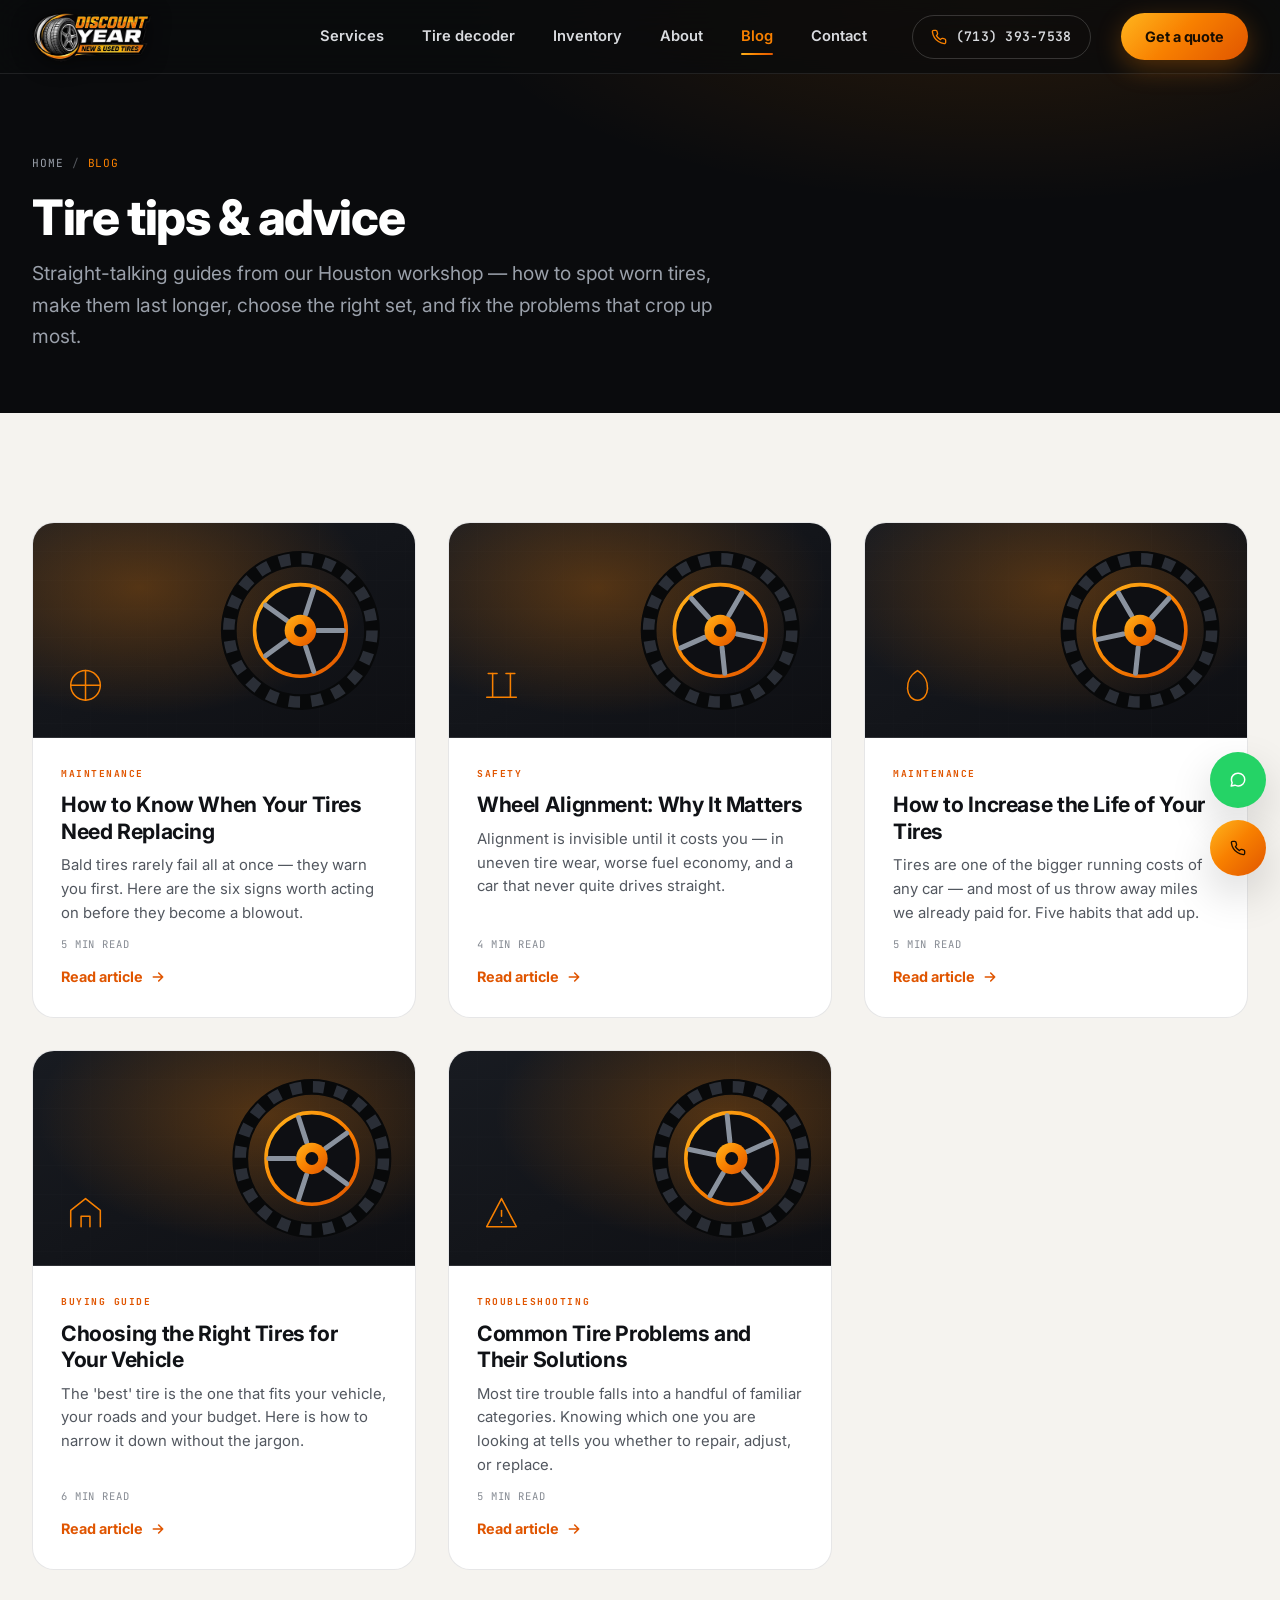
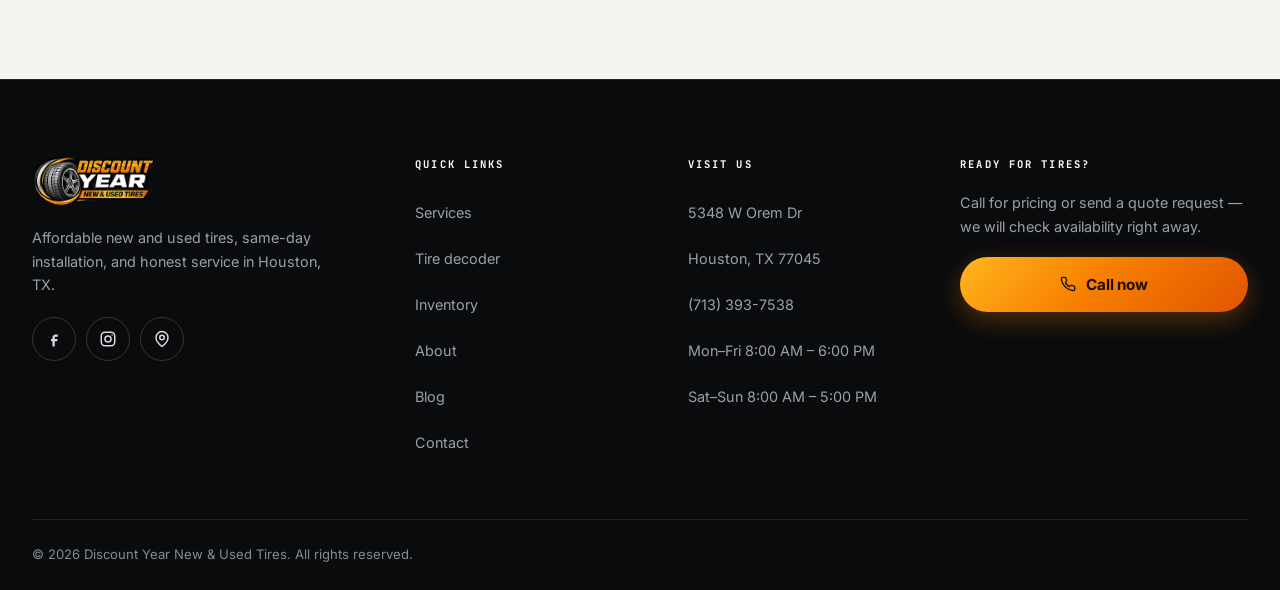
<file: blog/index.html>
<!DOCTYPE html>
<html lang="en">
<head>
<meta charset="UTF-8">
<meta name="viewport" content="width=device-width, initial-scale=1, viewport-fit=cover">
<meta name="theme-color" content="#0a0b0d">
<title>Tire Tips & Advice Blog | Discount Year New &amp; Used Tires</title>
<meta name="description" content="Practical tire advice from a Houston tire shop: when to replace tires, wheel alignment, extending tire life, choosing the right tires, and fixing common problems.">
<link rel="canonical" href="https://www.discountyeartires.com/blog/">

<link rel="icon" href="../assets/mark-32.png" sizes="32x32">
<link rel="icon" href="../assets/mark-192.png" sizes="192x192">
<link rel="apple-touch-icon" href="../assets/mark-180.png">
<link rel="manifest" href="../site.webmanifest">

<link rel="preconnect" href="https://fonts.googleapis.com">
<link rel="preconnect" href="https://fonts.gstatic.com" crossorigin>
<link rel="preload" as="style" href="https://fonts.googleapis.com/css2?family=Inter:wght@400;500;600;700;800&family=JetBrains+Mono:wght@500;600;700&display=swap">
<link rel="stylesheet" href="https://fonts.googleapis.com/css2?family=Inter:wght@400;500;600;700;800&family=JetBrains+Mono:wght@500;600;700&display=swap" media="print" onload="this.media='all'">
<noscript><link rel="stylesheet" href="https://fonts.googleapis.com/css2?family=Inter:wght@400;500;600;700;800&family=JetBrains+Mono:wght@500;600;700&display=swap"></noscript>

<link rel="preload" as="image" href="../assets/logo-600.webp" type="image/webp">
<script>
/* Loader escape hatch — ES5, isolated, so a failure in script.js can never trap
   the page behind the loading overlay. */
(function () {
  function release() {
    var b = document.body; if (!b) return;
    b.className = b.className.replace(/\bis-loading\b/g, '');
    var l = document.getElementById('loader');
    if (l && l.parentNode) l.parentNode.removeChild(l);
  }
  window.setTimeout(release, 4000);
  window.addEventListener('error', function () { window.setTimeout(release, 300); });
})();
</script>
<noscript>
  <style>
    .loader,.cursor,.cursor-shadow,.scroll-progress { display:none !important; }
    body.is-loading { overflow:visible !important; }
    .reveal { opacity:1 !important; transform:none !important; }
    .hero-copy > *,.hero-visual,.scroll-cue { opacity:1 !important; transform:none !important; animation:none !important; }
    .reveal-line > i { transform:none !important; animation:none !important; }
    .stat-num { visibility:visible; }
  </style>
</noscript>

<link rel="stylesheet" href="../styles.css">

<meta property="og:type" content="website">
<meta property="og:title" content="Tire Tips & Advice Blog | Discount Year New &amp; Used Tires">
<meta property="og:description" content="Practical tire advice from a Houston tire shop: when to replace tires, wheel alignment, extending tire life, choosing the right tires, and fixing common problems.">
<meta property="og:image" content="https://www.discountyeartires.com/assets/logo-1200.png">
<meta name="twitter:card" content="summary_large_image">
<meta name="twitter:title" content="Tire Tips & Advice Blog | Discount Year New &amp; Used Tires">
<meta name="twitter:description" content="Practical tire advice from a Houston tire shop: when to replace tires, wheel alignment, extending tire life, choosing the right tires, and fixing common problems.">
<meta name="twitter:image" content="https://www.discountyeartires.com/assets/logo-1200.png">
<meta property="og:url" content="https://www.discountyeartires.com/blog/">
<script type="application/ld+json">{"@context": "https://schema.org", "@type": "BreadcrumbList", "itemListElement": [{"@type": "ListItem", "position": 1, "name": "Home", "item": "https://www.discountyeartires.com/"}, {"@type": "ListItem", "position": 2, "name": "Blog", "item": "https://www.discountyeartires.com/blog/"}]}</script>
<script type="application/ld+json">{"@context": "https://schema.org", "@type": "ItemList", "itemListElement": [{"@type": "ListItem", "position": 1, "url": "https://www.discountyeartires.com/blog/when-to-replace-tires.html", "name": "How to Know When Your Tires Need Replacing"}, {"@type": "ListItem", "position": 2, "url": "https://www.discountyeartires.com/blog/wheel-alignment.html", "name": "Wheel Alignment: Why It Matters"}, {"@type": "ListItem", "position": 3, "url": "https://www.discountyeartires.com/blog/extend-tire-life.html", "name": "How to Increase the Life of Your Tires"}, {"@type": "ListItem", "position": 4, "url": "https://www.discountyeartires.com/blog/choose-right-tires.html", "name": "Choosing the Right Tires for Your Vehicle"}, {"@type": "ListItem", "position": 5, "url": "https://www.discountyeartires.com/blog/common-tire-problems.html", "name": "Common Tire Problems and Their Solutions"}]}</script>
</head>
<body class="is-loading page-solid-nav">
<a class="skip-link" href="#main">Skip to main content</a>
<div class="loader" id="loader" role="status" aria-live="polite">
  <div class="loader-inner">
    <div class="loader-tyre"><svg class="" viewBox="0 0 200 200" xmlns="http://www.w3.org/2000/svg" >
<defs>
<radialGradient id="rub-loader" cx="34%" cy="24%" r="82%">
  <stop offset="0%" stop-color="#6e737c"/>
  <stop offset="35%" stop-color="#474c54"/>
  <stop offset="70%" stop-color="#2b2f35"/>
  <stop offset="100%" stop-color="#1a1d21"/>
</radialGradient>
<radialGradient id="wall-loader" cx="34%" cy="26%" r="80%">
  <stop offset="0%" stop-color="#3d4046"/>
  <stop offset="55%" stop-color="#212429"/>
  <stop offset="100%" stop-color="#121418"/>
</radialGradient>
<linearGradient id="chrome-loader" x1="18%" y1="4%" x2="82%" y2="96%">
  <stop offset="0%"   stop-color="#ffffff"/>
  <stop offset="18%"  stop-color="#d8dde4"/>
  <stop offset="38%"  stop-color="#9aa2ad"/>
  <stop offset="52%"  stop-color="#e8ecf1"/>
  <stop offset="70%"  stop-color="#79818d"/>
  <stop offset="88%"  stop-color="#c2c8d1"/>
  <stop offset="100%" stop-color="#5a626d"/>
</linearGradient>
<linearGradient id="spoke-loader" x1="20%" y1="0%" x2="80%" y2="100%">
  <stop offset="0%"   stop-color="#eef1f5"/>
  <stop offset="45%"  stop-color="#aab2bd"/>
  <stop offset="100%" stop-color="#6d757f"/>
</linearGradient>
<linearGradient id="cap-loader" x1="20%" y1="0%" x2="80%" y2="100%">
  <stop offset="0%"   stop-color="#ffb61e"/>
  <stop offset="50%"  stop-color="#f88000"/>
  <stop offset="100%" stop-color="#e05500"/>
</linearGradient>
<radialGradient id="gloss-loader" cx="32%" cy="22%" r="52%">
  <stop offset="0%"   stop-color="#ffffff" stop-opacity=".30"/>
  <stop offset="60%"  stop-color="#ffffff" stop-opacity=".05"/>
  <stop offset="100%" stop-color="#ffffff" stop-opacity="0"/>
</radialGradient>
</defs>
<g class="tyre-spin">
<circle cx="100.0" cy="100.0" r="97.0" fill="#08090a"/>
<g fill="url(#rub-loader)">
<path d="M101.96 4.52A95.50 95.50 0 0 1 111.06 5.14L108.92 23.52A77.00 77.00 0 0 0 101.58 23.02Z"/>
<path d="M114.94 5.68A95.50 95.50 0 0 1 123.88 7.53L120.25 21.57A81.00 81.00 0 0 0 112.67 20.00Z"/>
<path d="M127.64 8.59A95.50 95.50 0 0 1 136.24 11.65L129.22 28.76A77.00 77.00 0 0 0 122.29 26.30Z"/>
<path d="M139.83 13.20A95.50 95.50 0 0 1 147.94 17.40L140.66 29.94A81.00 81.00 0 0 0 133.79 26.38Z"/>
<path d="M151.28 19.44A95.50 95.50 0 0 1 158.74 24.70L147.36 39.29A77.00 77.00 0 0 0 141.35 35.04Z"/>
<path d="M161.77 27.17A95.50 95.50 0 0 1 168.44 33.40L158.05 43.51A81.00 81.00 0 0 0 152.39 38.23Z"/>
<path d="M171.12 36.26A95.50 95.50 0 0 1 176.88 43.34L161.98 54.32A77.00 77.00 0 0 0 157.34 48.61Z"/>
<path d="M179.13 46.54A95.50 95.50 0 0 1 183.88 54.34L171.14 61.27A81.00 81.00 0 0 0 167.12 54.65Z"/>
<path d="M185.68 57.81A95.50 95.50 0 0 1 189.31 66.18L172.01 72.73A77.00 77.00 0 0 0 169.08 65.98Z"/>
<path d="M190.62 69.87A95.50 95.50 0 0 1 193.08 78.66L178.95 81.90A81.00 81.00 0 0 0 176.86 74.44Z"/>
<path d="M193.88 82.49A95.50 95.50 0 0 1 195.12 91.53L176.70 93.17A77.00 77.00 0 0 0 175.69 85.88Z"/>
<path d="M195.39 95.44A95.50 95.50 0 0 1 195.39 104.56L180.91 103.87A81.00 81.00 0 0 0 180.91 96.13Z"/>
<path d="M195.12 108.47A95.50 95.50 0 0 1 193.88 117.51L175.69 114.12A77.00 77.00 0 0 0 176.70 106.83Z"/>
<path d="M193.08 121.34A95.50 95.50 0 0 1 190.62 130.13L176.86 125.56A81.00 81.00 0 0 0 178.95 118.10Z"/>
<path d="M189.31 133.82A95.50 95.50 0 0 1 185.68 142.19L169.08 134.02A77.00 77.00 0 0 0 172.01 127.27Z"/>
<path d="M183.88 145.66A95.50 95.50 0 0 1 179.13 153.46L167.12 145.35A81.00 81.00 0 0 0 171.14 138.73Z"/>
<path d="M176.88 156.66A95.50 95.50 0 0 1 171.12 163.74L157.34 151.39A77.00 77.00 0 0 0 161.98 145.68Z"/>
<path d="M168.44 166.60A95.50 95.50 0 0 1 161.77 172.83L152.39 161.77A81.00 81.00 0 0 0 158.05 156.49Z"/>
<path d="M158.74 175.30A95.50 95.50 0 0 1 151.28 180.56L141.35 164.96A77.00 77.00 0 0 0 147.36 160.71Z"/>
<path d="M147.94 182.60A95.50 95.50 0 0 1 139.83 186.80L133.79 173.62A81.00 81.00 0 0 0 140.66 170.06Z"/>
<path d="M136.24 188.35A95.50 95.50 0 0 1 127.64 191.41L122.29 173.70A77.00 77.00 0 0 0 129.22 171.24Z"/>
<path d="M123.88 192.47A95.50 95.50 0 0 1 114.94 194.32L112.67 180.00A81.00 81.00 0 0 0 120.25 178.43Z"/>
<path d="M111.06 194.86A95.50 95.50 0 0 1 101.96 195.48L101.58 176.98A77.00 77.00 0 0 0 108.92 176.48Z"/>
<path d="M98.04 195.48A95.50 95.50 0 0 1 88.94 194.86L90.62 180.45A81.00 81.00 0 0 0 98.34 180.98Z"/>
<path d="M85.06 194.32A95.50 95.50 0 0 1 76.12 192.47L80.75 174.55A77.00 77.00 0 0 0 87.95 176.05Z"/>
<path d="M72.36 191.41A95.50 95.50 0 0 1 63.76 188.35L69.26 174.94A81.00 81.00 0 0 0 76.55 177.53Z"/>
<path d="M60.17 186.80A95.50 95.50 0 0 1 52.06 182.60L61.35 166.60A77.00 77.00 0 0 0 67.88 169.98Z"/>
<path d="M48.72 180.56A95.50 95.50 0 0 1 41.26 175.30L50.18 163.87A81.00 81.00 0 0 0 56.50 168.33Z"/>
<path d="M38.23 172.83A95.50 95.50 0 0 1 31.56 166.60L44.81 153.70A77.00 77.00 0 0 0 50.19 158.72Z"/>
<path d="M28.88 163.74A95.50 95.50 0 0 1 23.12 156.66L34.80 148.06A81.00 81.00 0 0 0 39.68 154.06Z"/>
<path d="M20.87 153.46A95.50 95.50 0 0 1 16.12 145.66L32.37 136.82A77.00 77.00 0 0 0 36.20 143.11Z"/>
<path d="M14.32 142.19A95.50 95.50 0 0 1 10.69 133.82L24.25 128.68A81.00 81.00 0 0 0 27.33 135.78Z"/>
<path d="M9.38 130.13A95.50 95.50 0 0 1 6.92 121.34L24.95 117.21A77.00 77.00 0 0 0 26.93 124.29Z"/>
<path d="M6.12 117.51A95.50 95.50 0 0 1 4.88 108.47L19.32 107.18A81.00 81.00 0 0 0 20.37 114.85Z"/>
<path d="M4.61 104.56A95.50 95.50 0 0 1 4.61 95.44L23.09 96.32A77.00 77.00 0 0 0 23.09 103.68Z"/>
<path d="M4.88 91.53A95.50 95.50 0 0 1 6.12 82.49L20.37 85.15A81.00 81.00 0 0 0 19.32 92.82Z"/>
<path d="M6.92 78.66A95.50 95.50 0 0 1 9.38 69.87L26.93 75.71A77.00 77.00 0 0 0 24.95 82.79Z"/>
<path d="M10.69 66.18A95.50 95.50 0 0 1 14.32 57.81L27.33 64.22A81.00 81.00 0 0 0 24.25 71.32Z"/>
<path d="M16.12 54.34A95.50 95.50 0 0 1 20.87 46.54L36.20 56.89A77.00 77.00 0 0 0 32.37 63.18Z"/>
<path d="M23.12 43.34A95.50 95.50 0 0 1 28.88 36.26L39.68 45.94A81.00 81.00 0 0 0 34.80 51.94Z"/>
<path d="M31.56 33.40A95.50 95.50 0 0 1 38.23 27.17L50.19 41.28A77.00 77.00 0 0 0 44.81 46.30Z"/>
<path d="M41.26 24.70A95.50 95.50 0 0 1 48.72 19.44L56.50 31.67A81.00 81.00 0 0 0 50.18 36.13Z"/>
<path d="M52.06 17.40A95.50 95.50 0 0 1 60.17 13.20L67.88 30.02A77.00 77.00 0 0 0 61.35 33.40Z"/>
<path d="M63.76 11.65A95.50 95.50 0 0 1 72.36 8.59L76.55 22.47A81.00 81.00 0 0 0 69.26 25.06Z"/>
<path d="M76.12 7.53A95.50 95.50 0 0 1 85.06 5.68L87.95 23.95A77.00 77.00 0 0 0 80.75 25.45Z"/>
<path d="M88.94 5.14A95.50 95.50 0 0 1 98.04 4.52L98.34 19.02A81.00 81.00 0 0 0 90.62 19.55Z"/>
</g>
<g fill="#08090a">
<path d="M106.92 2.75A97.50 97.50 0 0 1 110.63 3.08L109.81 10.54A90.00 90.00 0 0 0 106.39 10.23Z"/>
<path d="M120.10 4.59A97.50 97.50 0 0 1 123.73 5.43L121.91 12.71A90.00 90.00 0 0 0 118.55 11.93Z"/>
<path d="M132.90 8.22A97.50 97.50 0 0 1 136.39 9.54L133.59 16.50A90.00 90.00 0 0 0 130.37 15.28Z"/>
<path d="M145.09 13.55A97.50 97.50 0 0 1 148.37 15.34L144.64 21.85A90.00 90.00 0 0 0 141.62 20.20Z"/>
<path d="M156.44 20.50A97.50 97.50 0 0 1 159.44 22.72L154.87 28.66A90.00 90.00 0 0 0 152.10 26.61Z"/>
<path d="M166.74 28.93A97.50 97.50 0 0 1 169.41 31.53L164.07 36.80A90.00 90.00 0 0 0 161.61 34.39Z"/>
<path d="M175.80 38.68A97.50 97.50 0 0 1 178.09 41.62L172.08 46.11A90.00 90.00 0 0 0 169.97 43.39Z"/>
<path d="M183.44 49.57A97.50 97.50 0 0 1 185.31 52.80L178.75 56.43A90.00 90.00 0 0 0 177.03 53.45Z"/>
<path d="M189.53 61.40A97.50 97.50 0 0 1 190.94 64.85L183.95 67.56A90.00 90.00 0 0 0 182.65 64.37Z"/>
<path d="M193.96 73.95A97.50 97.50 0 0 1 194.88 77.56L187.58 79.29A90.00 90.00 0 0 0 186.73 75.96Z"/>
<path d="M196.63 86.99A97.50 97.50 0 0 1 197.05 90.69L189.59 91.41A90.00 90.00 0 0 0 189.19 87.99Z"/>
<path d="M197.50 100.27A97.50 97.50 0 0 1 197.42 103.99L189.92 103.69A90.00 90.00 0 0 0 190.00 100.25Z"/>
<path d="M196.56 113.54A97.50 97.50 0 0 1 195.97 117.22L188.58 115.90A90.00 90.00 0 0 0 189.13 112.50Z"/>
<path d="M193.81 126.56A97.50 97.50 0 0 1 192.73 130.13L185.60 127.81A90.00 90.00 0 0 0 186.60 124.52Z"/>
<path d="M189.32 139.09A97.50 97.50 0 0 1 187.76 142.47L181.01 139.21A90.00 90.00 0 0 0 182.45 136.08Z"/>
<path d="M183.17 150.89A97.50 97.50 0 0 1 181.16 154.03L174.92 149.87A90.00 90.00 0 0 0 176.77 146.97Z"/>
<path d="M175.46 161.74A97.50 97.50 0 0 1 173.05 164.58L167.43 159.61A90.00 90.00 0 0 0 169.66 156.99Z"/>
<path d="M166.35 171.44A97.50 97.50 0 0 1 163.57 173.92L158.68 168.24A90.00 90.00 0 0 0 161.25 165.94Z"/>
<path d="M156.01 179.81A97.50 97.50 0 0 1 152.92 181.89L148.85 175.59A90.00 90.00 0 0 0 151.70 173.67Z"/>
<path d="M144.62 186.69A97.50 97.50 0 0 1 141.27 188.33L138.10 181.54A90.00 90.00 0 0 0 141.19 180.02Z"/>
<path d="M132.40 191.96A97.50 97.50 0 0 1 128.86 193.13L126.64 185.97A90.00 90.00 0 0 0 129.91 184.89Z"/>
<path d="M119.58 195.51A97.50 97.50 0 0 1 115.91 196.19L114.69 188.79A90.00 90.00 0 0 0 118.07 188.17Z"/>
<path d="M106.39 197.29A97.50 97.50 0 0 1 102.66 197.46L102.46 189.97A90.00 90.00 0 0 0 105.90 189.81Z"/>
<path d="M93.08 197.25A97.50 97.50 0 0 1 89.37 196.92L90.19 189.46A90.00 90.00 0 0 0 93.61 189.77Z"/>
<path d="M79.90 195.41A97.50 97.50 0 0 1 76.27 194.57L78.09 187.29A90.00 90.00 0 0 0 81.45 188.07Z"/>
<path d="M67.10 191.78A97.50 97.50 0 0 1 63.61 190.46L66.41 183.50A90.00 90.00 0 0 0 69.63 184.72Z"/>
<path d="M54.91 186.45A97.50 97.50 0 0 1 51.63 184.66L55.36 178.15A90.00 90.00 0 0 0 58.38 179.80Z"/>
<path d="M43.56 179.50A97.50 97.50 0 0 1 40.56 177.28L45.13 171.34A90.00 90.00 0 0 0 47.90 173.39Z"/>
<path d="M33.26 171.07A97.50 97.50 0 0 1 30.59 168.47L35.93 163.20A90.00 90.00 0 0 0 38.39 165.61Z"/>
<path d="M24.20 161.32A97.50 97.50 0 0 1 21.91 158.38L27.92 153.89A90.00 90.00 0 0 0 30.03 156.61Z"/>
<path d="M16.56 150.43A97.50 97.50 0 0 1 14.69 147.20L21.25 143.57A90.00 90.00 0 0 0 22.97 146.55Z"/>
<path d="M10.47 138.60A97.50 97.50 0 0 1 9.06 135.15L16.05 132.44A90.00 90.00 0 0 0 17.35 135.63Z"/>
<path d="M6.04 126.05A97.50 97.50 0 0 1 5.12 122.44L12.42 120.71A90.00 90.00 0 0 0 13.27 124.04Z"/>
<path d="M3.37 113.01A97.50 97.50 0 0 1 2.95 109.31L10.41 108.59A90.00 90.00 0 0 0 10.81 112.01Z"/>
<path d="M2.50 99.73A97.50 97.50 0 0 1 2.58 96.01L10.08 96.31A90.00 90.00 0 0 0 10.00 99.75Z"/>
<path d="M3.44 86.46A97.50 97.50 0 0 1 4.03 82.78L11.42 84.10A90.00 90.00 0 0 0 10.87 87.50Z"/>
<path d="M6.19 73.44A97.50 97.50 0 0 1 7.27 69.87L14.40 72.19A90.00 90.00 0 0 0 13.40 75.48Z"/>
<path d="M10.68 60.91A97.50 97.50 0 0 1 12.24 57.53L18.99 60.79A90.00 90.00 0 0 0 17.55 63.92Z"/>
<path d="M16.83 49.11A97.50 97.50 0 0 1 18.84 45.97L25.08 50.13A90.00 90.00 0 0 0 23.23 53.03Z"/>
<path d="M24.54 38.26A97.50 97.50 0 0 1 26.95 35.42L32.57 40.39A90.00 90.00 0 0 0 30.34 43.01Z"/>
<path d="M33.65 28.56A97.50 97.50 0 0 1 36.43 26.08L41.32 31.76A90.00 90.00 0 0 0 38.75 34.06Z"/>
<path d="M43.99 20.19A97.50 97.50 0 0 1 47.08 18.11L51.15 24.41A90.00 90.00 0 0 0 48.30 26.33Z"/>
<path d="M55.38 13.31A97.50 97.50 0 0 1 58.73 11.67L61.90 18.46A90.00 90.00 0 0 0 58.81 19.98Z"/>
<path d="M67.60 8.04A97.50 97.50 0 0 1 71.14 6.87L73.36 14.03A90.00 90.00 0 0 0 70.09 15.11Z"/>
<path d="M80.42 4.49A97.50 97.50 0 0 1 84.09 3.81L85.31 11.21A90.00 90.00 0 0 0 81.93 11.83Z"/>
<path d="M93.61 2.71A97.50 97.50 0 0 1 97.34 2.54L97.54 10.03A90.00 90.00 0 0 0 94.10 10.19Z"/>
</g>
<circle cx="100.0" cy="100.0" r="86.5" fill="none" stroke="#08090a" stroke-width="4.2"/>
<circle cx="100.0" cy="100.0" r="90.0" fill="none" stroke="#08090a" stroke-width="2.2"/>
<circle cx="100.0" cy="100.0" r="80.0" fill="none" stroke="#08090a" stroke-width="2.2"/>
<circle cx="100.0" cy="100.0" r="76.0" fill="url(#wall-loader)"/>
<circle cx="100.0" cy="100.0" r="71.0" fill="none" stroke="#3a3e45" stroke-width="1.1" stroke-opacity=".85"/>
<circle cx="100.0" cy="100.0" r="65.0" fill="none" stroke="#0c0d10" stroke-width="2.4"/>
<circle cx="100.0" cy="100.0" r="60.5" fill="url(#chrome-loader)"/>
<circle cx="100.0" cy="100.0" r="57.0" fill="#1b1e24"/>
<circle cx="100.0" cy="100.0" r="56.0" fill="url(#chrome-loader)" opacity=".28"/>
<g fill="url(#spoke-loader)" stroke="#5c636e" stroke-width="0.7" stroke-linejoin="round">
<path d="M85.57 47.96L91.45 62.07L96.82 77.54L97.95 81.11L102.05 81.11L103.18 77.54L108.55 62.07L114.43 47.96Z"/>
<path d="M145.03 70.20L133.43 80.14L120.37 90.04L117.33 92.21L118.60 96.11L122.34 96.09L138.71 96.42L153.95 97.64Z"/>
<path d="M142.26 133.62L129.21 125.66L115.77 116.30L112.76 114.08L109.44 116.49L110.63 120.04L115.37 135.71L118.91 150.58Z"/>
<path d="M81.09 150.58L84.63 135.71L89.37 120.04L90.56 116.49L87.24 114.08L84.23 116.30L70.79 125.66L57.74 133.62Z"/>
<path d="M46.05 97.64L61.29 96.42L77.66 96.09L81.40 96.11L82.67 92.21L79.63 90.04L66.57 80.14L54.97 70.20Z"/>
</g>
<circle cx="100.0" cy="100.0" r="22.0" fill="url(#chrome-loader)"/>
<g fill="#4e555f">
<circle cx="110.29" cy="85.84" r="2.6"/>
<circle cx="116.64" cy="105.41" r="2.6"/>
<circle cx="100.00" cy="117.50" r="2.6"/>
<circle cx="83.36" cy="105.41" r="2.6"/>
<circle cx="89.71" cy="85.84" r="2.6"/>
</g>
<circle cx="100.0" cy="100.0" r="15.0" fill="url(#cap-loader)"/>
<circle cx="100.0" cy="100.0" r="11.0" fill="#0e0f12" opacity=".55"/>
</g>
<circle cx="100.0" cy="100.0" r="97.0" fill="url(#gloss-loader)" pointer-events="none"/>
<circle cx="100.0" cy="100.0" r="97.0" fill="none" stroke="#000" stroke-opacity=".5" stroke-width="1.5"/>
</svg></div>
    <div class="loader-meter">
      <div class="loader-pct mono" id="loaderPct">00<span>%</span></div>
      <div class="loader-bar"><i id="loaderBar"></i></div>
      <div class="loader-label">Discount Year Tires</div>
    </div>
  </div>
</div>
<div class="cursor-shadow" id="cursorShadow" aria-hidden="true"></div>
<div class="cursor" id="cursor" aria-hidden="true">
  <span class="cursor-ring"></span>
  <div class="cursor-tyre"><svg class="" viewBox="0 0 200 200" xmlns="http://www.w3.org/2000/svg" >
<defs>
<radialGradient id="rub-cursor" cx="34%" cy="24%" r="82%">
  <stop offset="0%" stop-color="#6e737c"/>
  <stop offset="35%" stop-color="#474c54"/>
  <stop offset="70%" stop-color="#2b2f35"/>
  <stop offset="100%" stop-color="#1a1d21"/>
</radialGradient>
<radialGradient id="wall-cursor" cx="34%" cy="26%" r="80%">
  <stop offset="0%" stop-color="#3d4046"/>
  <stop offset="55%" stop-color="#212429"/>
  <stop offset="100%" stop-color="#121418"/>
</radialGradient>
<linearGradient id="chrome-cursor" x1="18%" y1="4%" x2="82%" y2="96%">
  <stop offset="0%"   stop-color="#ffffff"/>
  <stop offset="18%"  stop-color="#d8dde4"/>
  <stop offset="38%"  stop-color="#9aa2ad"/>
  <stop offset="52%"  stop-color="#e8ecf1"/>
  <stop offset="70%"  stop-color="#79818d"/>
  <stop offset="88%"  stop-color="#c2c8d1"/>
  <stop offset="100%" stop-color="#5a626d"/>
</linearGradient>
<linearGradient id="spoke-cursor" x1="20%" y1="0%" x2="80%" y2="100%">
  <stop offset="0%"   stop-color="#eef1f5"/>
  <stop offset="45%"  stop-color="#aab2bd"/>
  <stop offset="100%" stop-color="#6d757f"/>
</linearGradient>
<linearGradient id="cap-cursor" x1="20%" y1="0%" x2="80%" y2="100%">
  <stop offset="0%"   stop-color="#ffb61e"/>
  <stop offset="50%"  stop-color="#f88000"/>
  <stop offset="100%" stop-color="#e05500"/>
</linearGradient>
<radialGradient id="gloss-cursor" cx="32%" cy="22%" r="52%">
  <stop offset="0%"   stop-color="#ffffff" stop-opacity=".30"/>
  <stop offset="60%"  stop-color="#ffffff" stop-opacity=".05"/>
  <stop offset="100%" stop-color="#ffffff" stop-opacity="0"/>
</radialGradient>
</defs>
<g class="tyre-spin">
<circle cx="100.0" cy="100.0" r="97.0" fill="#08090a"/>
<g fill="url(#rub-cursor)">
<path d="M103.64 4.57A95.50 95.50 0 0 1 117.68 6.15L114.26 24.33A77.00 77.00 0 0 0 102.94 23.06Z"/>
<path d="M124.79 7.77A95.50 95.50 0 0 1 138.12 12.44L130.74 29.40A77.00 77.00 0 0 0 119.98 25.64Z"/>
<path d="M144.69 15.60A95.50 95.50 0 0 1 156.65 23.12L145.68 38.01A77.00 77.00 0 0 0 136.03 31.95Z"/>
<path d="M162.35 27.66A95.50 95.50 0 0 1 172.34 37.65L158.33 49.73A77.00 77.00 0 0 0 150.27 41.67Z"/>
<path d="M176.88 43.35A95.50 95.50 0 0 1 184.40 55.31L168.05 63.97A77.00 77.00 0 0 0 161.99 54.32Z"/>
<path d="M187.56 61.88A95.50 95.50 0 0 1 192.23 75.21L174.36 80.02A77.00 77.00 0 0 0 170.60 69.26Z"/>
<path d="M193.85 82.32A95.50 95.50 0 0 1 195.43 96.36L176.94 97.06A77.00 77.00 0 0 0 175.67 85.74Z"/>
<path d="M195.43 103.64A95.50 95.50 0 0 1 193.85 117.68L175.67 114.26A77.00 77.00 0 0 0 176.94 102.94Z"/>
<path d="M192.23 124.79A95.50 95.50 0 0 1 187.56 138.12L170.60 130.74A77.00 77.00 0 0 0 174.36 119.98Z"/>
<path d="M184.40 144.69A95.50 95.50 0 0 1 176.88 156.65L161.99 145.68A77.00 77.00 0 0 0 168.05 136.03Z"/>
<path d="M172.34 162.35A95.50 95.50 0 0 1 162.35 172.34L150.27 158.33A77.00 77.00 0 0 0 158.33 150.27Z"/>
<path d="M156.65 176.88A95.50 95.50 0 0 1 144.69 184.40L136.03 168.05A77.00 77.00 0 0 0 145.68 161.99Z"/>
<path d="M138.12 187.56A95.50 95.50 0 0 1 124.79 192.23L119.98 174.36A77.00 77.00 0 0 0 130.74 170.60Z"/>
<path d="M117.68 193.85A95.50 95.50 0 0 1 103.64 195.43L102.94 176.94A77.00 77.00 0 0 0 114.26 175.67Z"/>
<path d="M96.36 195.43A95.50 95.50 0 0 1 82.32 193.85L85.74 175.67A77.00 77.00 0 0 0 97.06 176.94Z"/>
<path d="M75.21 192.23A95.50 95.50 0 0 1 61.88 187.56L69.26 170.60A77.00 77.00 0 0 0 80.02 174.36Z"/>
<path d="M55.31 184.40A95.50 95.50 0 0 1 43.35 176.88L54.32 161.99A77.00 77.00 0 0 0 63.97 168.05Z"/>
<path d="M37.65 172.34A95.50 95.50 0 0 1 27.66 162.35L41.67 150.27A77.00 77.00 0 0 0 49.73 158.33Z"/>
<path d="M23.12 156.65A95.50 95.50 0 0 1 15.60 144.69L31.95 136.03A77.00 77.00 0 0 0 38.01 145.68Z"/>
<path d="M12.44 138.12A95.50 95.50 0 0 1 7.77 124.79L25.64 119.98A77.00 77.00 0 0 0 29.40 130.74Z"/>
<path d="M6.15 117.68A95.50 95.50 0 0 1 4.57 103.64L23.06 102.94A77.00 77.00 0 0 0 24.33 114.26Z"/>
<path d="M4.57 96.36A95.50 95.50 0 0 1 6.15 82.32L24.33 85.74A77.00 77.00 0 0 0 23.06 97.06Z"/>
<path d="M7.77 75.21A95.50 95.50 0 0 1 12.44 61.88L29.40 69.26A77.00 77.00 0 0 0 25.64 80.02Z"/>
<path d="M15.60 55.31A95.50 95.50 0 0 1 23.12 43.35L38.01 54.32A77.00 77.00 0 0 0 31.95 63.97Z"/>
<path d="M27.66 37.65A95.50 95.50 0 0 1 37.65 27.66L49.73 41.67A77.00 77.00 0 0 0 41.67 49.73Z"/>
<path d="M43.35 23.12A95.50 95.50 0 0 1 55.31 15.60L63.97 31.95A77.00 77.00 0 0 0 54.32 38.01Z"/>
<path d="M61.88 12.44A95.50 95.50 0 0 1 75.21 7.77L80.02 25.64A77.00 77.00 0 0 0 69.26 29.40Z"/>
<path d="M82.32 6.15A95.50 95.50 0 0 1 96.36 4.57L97.06 23.06A77.00 77.00 0 0 0 85.74 24.33Z"/>
</g>
<circle cx="100.0" cy="100.0" r="86.5" fill="none" stroke="#08090a" stroke-width="3.2"/>
<circle cx="100.0" cy="100.0" r="76.0" fill="url(#wall-cursor)"/>
<circle cx="100.0" cy="100.0" r="60.5" fill="url(#chrome-cursor)"/>
<circle cx="100.0" cy="100.0" r="57.0" fill="#1b1e24"/>
<circle cx="100.0" cy="100.0" r="56.0" fill="url(#chrome-cursor)" opacity=".28"/>
<g fill="url(#spoke-cursor)" stroke="#5c636e" stroke-width="0" stroke-linejoin="round">
<path d="M84.21 48.36L90.63 62.27L96.51 77.59L97.75 81.13L102.25 81.13L103.49 77.59L109.37 62.27L115.79 48.36Z"/>
<path d="M144.23 69.03L132.99 79.43L120.24 89.76L117.25 92.03L118.64 96.31L122.39 96.39L138.78 97.25L153.99 99.06Z"/>
<path d="M143.13 132.50L129.76 125.02L115.99 116.08L112.91 113.94L109.27 116.59L110.35 120.18L114.60 136.03L117.58 151.06Z"/>
<path d="M82.42 151.06L85.40 136.03L89.65 120.18L90.73 116.59L87.09 113.94L84.01 116.08L70.24 125.02L56.87 132.50Z"/>
<path d="M46.01 99.06L61.22 97.25L77.61 96.39L81.36 96.31L82.75 92.03L79.76 89.76L67.01 79.43L55.77 69.03Z"/>
</g>
<circle cx="100.0" cy="100.0" r="22.0" fill="url(#chrome-cursor)"/>
<circle cx="100.0" cy="100.0" r="15.0" fill="url(#cap-cursor)"/>
<circle cx="100.0" cy="100.0" r="11.0" fill="#0e0f12" opacity=".55"/>
</g>
<circle cx="100.0" cy="100.0" r="97.0" fill="url(#gloss-cursor)" pointer-events="none"/>
</svg></div>
</div>
<div class="scroll-progress" id="scrollProgress" aria-hidden="true"></div>
<header class="topbar" id="topbar">
  <nav class="nav" aria-label="Main">
    <a class="brand" href="../index.html" aria-label="Discount Year New and Used Tires — home">
      <picture>
        <source srcset="../assets/logo-300.webp 300w, ../assets/logo-400.webp 400w, ../assets/logo-600.webp 600w, ../assets/logo-1200.webp 1200w"
                sizes="(max-width:680px) 190px, 300px" type="image/webp">
        <img src="../assets/logo-600.png"
             srcset="../assets/logo-300.png 300w, ../assets/logo-400.png 400w, ../assets/logo-600.png 600w, ../assets/logo-1200.png 1200w"
             sizes="(max-width:680px) 190px, 300px"
             width="600" height="249"
             alt="Discount Year New &amp; Used Tires"
             fetchpriority="high" decoding="async">
      </picture>
    </a>
    <div class="nav-links"><a href="../index.html#services">Services</a><a href="../index.html#decoder">Tire decoder</a><a href="../index.html#inventory">Inventory</a><a href="../about.html">About</a><a href="../blog/index.html" class="active">Blog</a><a href="../index.html#contact">Contact</a></div>
    <a class="nav-tel mono" href="tel:+17133937538"><svg width="16" height="16" viewBox="0 0 24 24" fill="none" stroke="currentColor" stroke-width="2" stroke-linecap="round" stroke-linejoin="round" aria-hidden="true"><path d="M22 16.9v3a2 2 0 0 1-2.2 2 19.8 19.8 0 0 1-8.6-3.1 19.5 19.5 0 0 1-6-6A19.8 19.8 0 0 1 2.1 4.2 2 2 0 0 1 4.1 2h3a2 2 0 0 1 2 1.7c.1 1 .4 1.9.7 2.8a2 2 0 0 1-.5 2.1L8.1 9.9a16 16 0 0 0 6 6l1.3-1.2a2 2 0 0 1 2.1-.5c.9.3 1.8.6 2.8.7a2 2 0 0 1 1.7 2z"/></svg><span>(713) 393-7538</span></a>
    <a class="btn btn-primary nav-cta" href="../index.html#contact" data-magnetic>Get a quote</a>
    <button class="menu-btn" id="menuBtn" type="button" aria-label="Open menu" aria-expanded="false" aria-controls="mobileNav"><span></span></button>
  </nav>
</header>

<div class="mobile-nav" id="mobileNav" aria-hidden="true">
  <a href="../index.html#services" style="--i:0">Services<span class="mono">01</span></a><a href="../index.html#decoder" style="--i:1">Tire decoder<span class="mono">02</span></a><a href="../index.html#inventory" style="--i:2">Inventory<span class="mono">03</span></a><a href="../about.html" style="--i:3">About<span class="mono">04</span></a><a href="../blog/index.html" style="--i:4">Blog<span class="mono">05</span></a><a href="../index.html#contact" style="--i:5">Contact<span class="mono">06</span></a>
  <a class="btn btn-primary btn-block" href="../index.html#contact">Get a quote</a>
</div>

<main id="main">

<section class="page-head">
  <div class="container">
    <nav class="breadcrumb" aria-label="Breadcrumb">
      <a href="../index.html">Home</a><span class="sep">/</span><span aria-current="page">Blog</span>
    </nav>
    <h1>Tire tips &amp; advice</h1>
    <p>Straight-talking guides from our Houston workshop — how to spot worn tires, make them last longer, choose the right set, and fix the problems that crop up most.</p>
  </div>
</section>

<section class="section section-light">
  <div class="container">
    <div class="blog-grid">
<a class="post-card reveal" href="when-to-replace-tires.html" style="--delay:0">
        <span class="post-thumb"><svg viewBox="0 0 800 450" preserveAspectRatio="xMidYMid slice" xmlns="http://www.w3.org/2000/svg" role="img" aria-label="Illustration">
  <defs>
  <linearGradient id="bg0" x1="0" y1="0" x2="1" y2="1">
    <stop offset="0" stop-color="#181b21"/>
    <stop offset="1" stop-color="#0e0f13"/>
  </linearGradient>
  <radialGradient id="glow0" cx="28%" cy="30%" r="60%">
    <stop offset="0" stop-color="#f88000" stop-opacity="0.28"/>
    <stop offset="1" stop-color="#f88000" stop-opacity="0"/>
  </radialGradient>
  <linearGradient id="ring0" x1="0" y1="0" x2="1" y2="1">
    <stop offset="0" stop-color="#ffb61e"/>
    <stop offset="0.5" stop-color="#f88000"/>
    <stop offset="1" stop-color="#e05500"/>
  </linearGradient>
</defs>
  <rect width="800" height="450" fill="url(#bg0)"/>
  <line x1="0" y1="0" x2="0" y2="450" stroke="#ffffff" stroke-opacity="0.03"/><line x1="60" y1="0" x2="60" y2="450" stroke="#ffffff" stroke-opacity="0.03"/><line x1="120" y1="0" x2="120" y2="450" stroke="#ffffff" stroke-opacity="0.03"/><line x1="180" y1="0" x2="180" y2="450" stroke="#ffffff" stroke-opacity="0.03"/><line x1="240" y1="0" x2="240" y2="450" stroke="#ffffff" stroke-opacity="0.03"/><line x1="300" y1="0" x2="300" y2="450" stroke="#ffffff" stroke-opacity="0.03"/><line x1="360" y1="0" x2="360" y2="450" stroke="#ffffff" stroke-opacity="0.03"/><line x1="420" y1="0" x2="420" y2="450" stroke="#ffffff" stroke-opacity="0.03"/><line x1="480" y1="0" x2="480" y2="450" stroke="#ffffff" stroke-opacity="0.03"/><line x1="540" y1="0" x2="540" y2="450" stroke="#ffffff" stroke-opacity="0.03"/><line x1="600" y1="0" x2="600" y2="450" stroke="#ffffff" stroke-opacity="0.03"/><line x1="660" y1="0" x2="660" y2="450" stroke="#ffffff" stroke-opacity="0.03"/><line x1="720" y1="0" x2="720" y2="450" stroke="#ffffff" stroke-opacity="0.03"/><line x1="780" y1="0" x2="780" y2="450" stroke="#ffffff" stroke-opacity="0.03"/><line x1="0" y1="0" x2="800" y2="0" stroke="#ffffff" stroke-opacity="0.03"/><line x1="0" y1="60" x2="800" y2="60" stroke="#ffffff" stroke-opacity="0.03"/><line x1="0" y1="120" x2="800" y2="120" stroke="#ffffff" stroke-opacity="0.03"/><line x1="0" y1="180" x2="800" y2="180" stroke="#ffffff" stroke-opacity="0.03"/><line x1="0" y1="240" x2="800" y2="240" stroke="#ffffff" stroke-opacity="0.03"/><line x1="0" y1="300" x2="800" y2="300" stroke="#ffffff" stroke-opacity="0.03"/><line x1="0" y1="360" x2="800" y2="360" stroke="#ffffff" stroke-opacity="0.03"/><line x1="0" y1="420" x2="800" y2="420" stroke="#ffffff" stroke-opacity="0.03"/>
  <rect width="800" height="450" fill="url(#glow0)"/>
  <g>
      <circle cx="560" cy="225" r="150" fill="none" stroke="#08090a" stroke-width="33.0"/>
      <circle cx="560" cy="225" r="150" fill="none" stroke="#2a2e36" stroke-width="24.0" stroke-dasharray="23.6 23.6"/>
      <circle cx="560" cy="225" r="96.0" fill="#0e0f13" stroke="url(#ring0)" stroke-width="7.5"/>
      <line x1="596.0" y1="225.0" x2="650.0" y2="225.0" stroke="#8a929e" stroke-width="10.5" stroke-linecap="round"/><line x1="571.1" y1="259.2" x2="587.8" y2="310.6" stroke="#8a929e" stroke-width="10.5" stroke-linecap="round"/><line x1="530.9" y1="246.2" x2="487.2" y2="277.9" stroke="#8a929e" stroke-width="10.5" stroke-linecap="round"/><line x1="530.9" y1="203.8" x2="487.2" y2="172.1" stroke="#8a929e" stroke-width="10.5" stroke-linecap="round"/><line x1="571.1" y1="190.8" x2="587.8" y2="139.4" stroke="#8a929e" stroke-width="10.5" stroke-linecap="round"/>
      <circle cx="560" cy="225" r="33.0" fill="url(#ring0)"/>
      <circle cx="560" cy="225" r="13.5" fill="#0e0f13"/>
    </g>
  <circle cx="110" cy="340" r="31.0" stroke="#f88000" stroke-width="3.2" fill="none" stroke-linecap="round" stroke-linejoin="round"/><path d="M79.0 340 L141.0 340 M110 309.0 L110 371.0" stroke="#f88000" stroke-width="3.2" fill="none" stroke-linecap="round" stroke-linejoin="round"/>
</svg></span>
        <span class="post-body">
          <span class="post-tag">Maintenance</span>
          <h2>How to Know When Your Tires Need Replacing</h2>
          <p>Bald tires rarely fail all at once — they warn you first. Here are the six signs worth acting on before they become a blowout.</p>
          <span class="post-meta"><span>5 min read</span></span>
          <span class="post-more">Read article <svg width="16" height="16" viewBox="0 0 24 24" fill="none" stroke="currentColor" stroke-width="2.4" stroke-linecap="round" stroke-linejoin="round" aria-hidden="true"><path d="M5 12h14M13 6l6 6-6 6"/></svg></span>
        </span>
      </a>
<a class="post-card reveal" href="wheel-alignment.html" style="--delay:1">
        <span class="post-thumb"><svg viewBox="0 0 800 450" preserveAspectRatio="xMidYMid slice" xmlns="http://www.w3.org/2000/svg" role="img" aria-label="Illustration">
  <defs>
  <linearGradient id="bg1" x1="0" y1="0" x2="1" y2="1">
    <stop offset="0" stop-color="#181b21"/>
    <stop offset="1" stop-color="#0e0f13"/>
  </linearGradient>
  <radialGradient id="glow1" cx="39%" cy="30%" r="60%">
    <stop offset="0" stop-color="#f88000" stop-opacity="0.28"/>
    <stop offset="1" stop-color="#f88000" stop-opacity="0"/>
  </radialGradient>
  <linearGradient id="ring1" x1="0" y1="0" x2="1" y2="1">
    <stop offset="0" stop-color="#ffb61e"/>
    <stop offset="0.5" stop-color="#f88000"/>
    <stop offset="1" stop-color="#e05500"/>
  </linearGradient>
</defs>
  <rect width="800" height="450" fill="url(#bg1)"/>
  <line x1="0" y1="0" x2="0" y2="450" stroke="#ffffff" stroke-opacity="0.03"/><line x1="60" y1="0" x2="60" y2="450" stroke="#ffffff" stroke-opacity="0.03"/><line x1="120" y1="0" x2="120" y2="450" stroke="#ffffff" stroke-opacity="0.03"/><line x1="180" y1="0" x2="180" y2="450" stroke="#ffffff" stroke-opacity="0.03"/><line x1="240" y1="0" x2="240" y2="450" stroke="#ffffff" stroke-opacity="0.03"/><line x1="300" y1="0" x2="300" y2="450" stroke="#ffffff" stroke-opacity="0.03"/><line x1="360" y1="0" x2="360" y2="450" stroke="#ffffff" stroke-opacity="0.03"/><line x1="420" y1="0" x2="420" y2="450" stroke="#ffffff" stroke-opacity="0.03"/><line x1="480" y1="0" x2="480" y2="450" stroke="#ffffff" stroke-opacity="0.03"/><line x1="540" y1="0" x2="540" y2="450" stroke="#ffffff" stroke-opacity="0.03"/><line x1="600" y1="0" x2="600" y2="450" stroke="#ffffff" stroke-opacity="0.03"/><line x1="660" y1="0" x2="660" y2="450" stroke="#ffffff" stroke-opacity="0.03"/><line x1="720" y1="0" x2="720" y2="450" stroke="#ffffff" stroke-opacity="0.03"/><line x1="780" y1="0" x2="780" y2="450" stroke="#ffffff" stroke-opacity="0.03"/><line x1="0" y1="0" x2="800" y2="0" stroke="#ffffff" stroke-opacity="0.03"/><line x1="0" y1="60" x2="800" y2="60" stroke="#ffffff" stroke-opacity="0.03"/><line x1="0" y1="120" x2="800" y2="120" stroke="#ffffff" stroke-opacity="0.03"/><line x1="0" y1="180" x2="800" y2="180" stroke="#ffffff" stroke-opacity="0.03"/><line x1="0" y1="240" x2="800" y2="240" stroke="#ffffff" stroke-opacity="0.03"/><line x1="0" y1="300" x2="800" y2="300" stroke="#ffffff" stroke-opacity="0.03"/><line x1="0" y1="360" x2="800" y2="360" stroke="#ffffff" stroke-opacity="0.03"/><line x1="0" y1="420" x2="800" y2="420" stroke="#ffffff" stroke-opacity="0.03"/>
  <rect width="800" height="450" fill="url(#glow1)"/>
  <g>
      <circle cx="568" cy="225" r="150" fill="none" stroke="#08090a" stroke-width="33.0"/>
      <circle cx="568" cy="225" r="150" fill="none" stroke="#2a2e36" stroke-width="24.0" stroke-dasharray="23.6 23.6"/>
      <circle cx="568" cy="225" r="96.0" fill="#0e0f13" stroke="url(#ring1)" stroke-width="7.5"/>
      <line x1="603.2" y1="232.5" x2="656.0" y2="243.7" stroke="#8a929e" stroke-width="10.5" stroke-linecap="round"/><line x1="571.8" y1="260.8" x2="577.4" y2="314.5" stroke="#8a929e" stroke-width="10.5" stroke-linecap="round"/><line x1="535.1" y1="239.6" x2="485.8" y2="261.6" stroke="#8a929e" stroke-width="10.5" stroke-linecap="round"/><line x1="543.9" y1="198.2" x2="507.8" y2="158.1" stroke="#8a929e" stroke-width="10.5" stroke-linecap="round"/><line x1="586.0" y1="193.8" x2="613.0" y2="147.1" stroke="#8a929e" stroke-width="10.5" stroke-linecap="round"/>
      <circle cx="568" cy="225" r="33.0" fill="url(#ring1)"/>
      <circle cx="568" cy="225" r="13.5" fill="#0e0f13"/>
    </g>
  <path d="M79.0 364.8 L141.0 364.8" stroke="#f88000" stroke-width="3.2" fill="none" stroke-linecap="round" stroke-linejoin="round"/><path d="M91.4 315.2 L91.4 364.8 M128.6 315.2 L128.6 364.8" stroke="#f88000" stroke-width="3.2" fill="none" stroke-linecap="round" stroke-linejoin="round"/><path d="M82.1 315.2 L100.7 315.2 M119.3 315.2 L137.9 315.2" stroke="#f88000" stroke-width="3.2" fill="none" stroke-linecap="round" stroke-linejoin="round"/>
</svg></span>
        <span class="post-body">
          <span class="post-tag">Safety</span>
          <h2>Wheel Alignment: Why It Matters</h2>
          <p>Alignment is invisible until it costs you — in uneven tire wear, worse fuel economy, and a car that never quite drives straight.</p>
          <span class="post-meta"><span>4 min read</span></span>
          <span class="post-more">Read article <svg width="16" height="16" viewBox="0 0 24 24" fill="none" stroke="currentColor" stroke-width="2.4" stroke-linecap="round" stroke-linejoin="round" aria-hidden="true"><path d="M5 12h14M13 6l6 6-6 6"/></svg></span>
        </span>
      </a>
<a class="post-card reveal" href="extend-tire-life.html" style="--delay:2">
        <span class="post-thumb"><svg viewBox="0 0 800 450" preserveAspectRatio="xMidYMid slice" xmlns="http://www.w3.org/2000/svg" role="img" aria-label="Illustration">
  <defs>
  <linearGradient id="bg2" x1="0" y1="0" x2="1" y2="1">
    <stop offset="0" stop-color="#181b21"/>
    <stop offset="1" stop-color="#0e0f13"/>
  </linearGradient>
  <radialGradient id="glow2" cx="50%" cy="30%" r="60%">
    <stop offset="0" stop-color="#f88000" stop-opacity="0.28"/>
    <stop offset="1" stop-color="#f88000" stop-opacity="0"/>
  </radialGradient>
  <linearGradient id="ring2" x1="0" y1="0" x2="1" y2="1">
    <stop offset="0" stop-color="#ffb61e"/>
    <stop offset="0.5" stop-color="#f88000"/>
    <stop offset="1" stop-color="#e05500"/>
  </linearGradient>
</defs>
  <rect width="800" height="450" fill="url(#bg2)"/>
  <line x1="0" y1="0" x2="0" y2="450" stroke="#ffffff" stroke-opacity="0.03"/><line x1="60" y1="0" x2="60" y2="450" stroke="#ffffff" stroke-opacity="0.03"/><line x1="120" y1="0" x2="120" y2="450" stroke="#ffffff" stroke-opacity="0.03"/><line x1="180" y1="0" x2="180" y2="450" stroke="#ffffff" stroke-opacity="0.03"/><line x1="240" y1="0" x2="240" y2="450" stroke="#ffffff" stroke-opacity="0.03"/><line x1="300" y1="0" x2="300" y2="450" stroke="#ffffff" stroke-opacity="0.03"/><line x1="360" y1="0" x2="360" y2="450" stroke="#ffffff" stroke-opacity="0.03"/><line x1="420" y1="0" x2="420" y2="450" stroke="#ffffff" stroke-opacity="0.03"/><line x1="480" y1="0" x2="480" y2="450" stroke="#ffffff" stroke-opacity="0.03"/><line x1="540" y1="0" x2="540" y2="450" stroke="#ffffff" stroke-opacity="0.03"/><line x1="600" y1="0" x2="600" y2="450" stroke="#ffffff" stroke-opacity="0.03"/><line x1="660" y1="0" x2="660" y2="450" stroke="#ffffff" stroke-opacity="0.03"/><line x1="720" y1="0" x2="720" y2="450" stroke="#ffffff" stroke-opacity="0.03"/><line x1="780" y1="0" x2="780" y2="450" stroke="#ffffff" stroke-opacity="0.03"/><line x1="0" y1="0" x2="800" y2="0" stroke="#ffffff" stroke-opacity="0.03"/><line x1="0" y1="60" x2="800" y2="60" stroke="#ffffff" stroke-opacity="0.03"/><line x1="0" y1="120" x2="800" y2="120" stroke="#ffffff" stroke-opacity="0.03"/><line x1="0" y1="180" x2="800" y2="180" stroke="#ffffff" stroke-opacity="0.03"/><line x1="0" y1="240" x2="800" y2="240" stroke="#ffffff" stroke-opacity="0.03"/><line x1="0" y1="300" x2="800" y2="300" stroke="#ffffff" stroke-opacity="0.03"/><line x1="0" y1="360" x2="800" y2="360" stroke="#ffffff" stroke-opacity="0.03"/><line x1="0" y1="420" x2="800" y2="420" stroke="#ffffff" stroke-opacity="0.03"/>
  <rect width="800" height="450" fill="url(#glow2)"/>
  <g>
      <circle cx="576" cy="225" r="150" fill="none" stroke="#08090a" stroke-width="33.0"/>
      <circle cx="576" cy="225" r="150" fill="none" stroke="#2a2e36" stroke-width="24.0" stroke-dasharray="23.6 23.6"/>
      <circle cx="576" cy="225" r="96.0" fill="#0e0f13" stroke="url(#ring2)" stroke-width="7.5"/>
      <line x1="608.9" y1="239.6" x2="658.2" y2="261.6" stroke="#8a929e" stroke-width="10.5" stroke-linecap="round"/><line x1="572.2" y1="260.8" x2="566.6" y2="314.5" stroke="#8a929e" stroke-width="10.5" stroke-linecap="round"/><line x1="540.8" y1="232.5" x2="488.0" y2="243.7" stroke="#8a929e" stroke-width="10.5" stroke-linecap="round"/><line x1="558.0" y1="193.8" x2="531.0" y2="147.1" stroke="#8a929e" stroke-width="10.5" stroke-linecap="round"/><line x1="600.1" y1="198.2" x2="636.2" y2="158.1" stroke="#8a929e" stroke-width="10.5" stroke-linecap="round"/>
      <circle cx="576" cy="225" r="33.0" fill="url(#ring2)"/>
      <circle cx="576" cy="225" r="13.5" fill="#0e0f13"/>
    </g>
  <path d="M110 309.0 C141.0 327.6 134.8 371.0 110 371.0 C85.2 371.0 79.0 327.6 110 309.0 Z" stroke="#f88000" stroke-width="3.2" fill="none" stroke-linecap="round" stroke-linejoin="round"/>
</svg></span>
        <span class="post-body">
          <span class="post-tag">Maintenance</span>
          <h2>How to Increase the Life of Your Tires</h2>
          <p>Tires are one of the bigger running costs of any car — and most of us throw away miles we already paid for. Five habits that add up.</p>
          <span class="post-meta"><span>5 min read</span></span>
          <span class="post-more">Read article <svg width="16" height="16" viewBox="0 0 24 24" fill="none" stroke="currentColor" stroke-width="2.4" stroke-linecap="round" stroke-linejoin="round" aria-hidden="true"><path d="M5 12h14M13 6l6 6-6 6"/></svg></span>
        </span>
      </a>
<a class="post-card reveal" href="choose-right-tires.html" style="--delay:0">
        <span class="post-thumb"><svg viewBox="0 0 800 450" preserveAspectRatio="xMidYMid slice" xmlns="http://www.w3.org/2000/svg" role="img" aria-label="Illustration">
  <defs>
  <linearGradient id="bg3" x1="0" y1="0" x2="1" y2="1">
    <stop offset="0" stop-color="#181b21"/>
    <stop offset="1" stop-color="#0e0f13"/>
  </linearGradient>
  <radialGradient id="glow3" cx="61%" cy="30%" r="60%">
    <stop offset="0" stop-color="#f88000" stop-opacity="0.28"/>
    <stop offset="1" stop-color="#f88000" stop-opacity="0"/>
  </radialGradient>
  <linearGradient id="ring3" x1="0" y1="0" x2="1" y2="1">
    <stop offset="0" stop-color="#ffb61e"/>
    <stop offset="0.5" stop-color="#f88000"/>
    <stop offset="1" stop-color="#e05500"/>
  </linearGradient>
</defs>
  <rect width="800" height="450" fill="url(#bg3)"/>
  <line x1="0" y1="0" x2="0" y2="450" stroke="#ffffff" stroke-opacity="0.03"/><line x1="60" y1="0" x2="60" y2="450" stroke="#ffffff" stroke-opacity="0.03"/><line x1="120" y1="0" x2="120" y2="450" stroke="#ffffff" stroke-opacity="0.03"/><line x1="180" y1="0" x2="180" y2="450" stroke="#ffffff" stroke-opacity="0.03"/><line x1="240" y1="0" x2="240" y2="450" stroke="#ffffff" stroke-opacity="0.03"/><line x1="300" y1="0" x2="300" y2="450" stroke="#ffffff" stroke-opacity="0.03"/><line x1="360" y1="0" x2="360" y2="450" stroke="#ffffff" stroke-opacity="0.03"/><line x1="420" y1="0" x2="420" y2="450" stroke="#ffffff" stroke-opacity="0.03"/><line x1="480" y1="0" x2="480" y2="450" stroke="#ffffff" stroke-opacity="0.03"/><line x1="540" y1="0" x2="540" y2="450" stroke="#ffffff" stroke-opacity="0.03"/><line x1="600" y1="0" x2="600" y2="450" stroke="#ffffff" stroke-opacity="0.03"/><line x1="660" y1="0" x2="660" y2="450" stroke="#ffffff" stroke-opacity="0.03"/><line x1="720" y1="0" x2="720" y2="450" stroke="#ffffff" stroke-opacity="0.03"/><line x1="780" y1="0" x2="780" y2="450" stroke="#ffffff" stroke-opacity="0.03"/><line x1="0" y1="0" x2="800" y2="0" stroke="#ffffff" stroke-opacity="0.03"/><line x1="0" y1="60" x2="800" y2="60" stroke="#ffffff" stroke-opacity="0.03"/><line x1="0" y1="120" x2="800" y2="120" stroke="#ffffff" stroke-opacity="0.03"/><line x1="0" y1="180" x2="800" y2="180" stroke="#ffffff" stroke-opacity="0.03"/><line x1="0" y1="240" x2="800" y2="240" stroke="#ffffff" stroke-opacity="0.03"/><line x1="0" y1="300" x2="800" y2="300" stroke="#ffffff" stroke-opacity="0.03"/><line x1="0" y1="360" x2="800" y2="360" stroke="#ffffff" stroke-opacity="0.03"/><line x1="0" y1="420" x2="800" y2="420" stroke="#ffffff" stroke-opacity="0.03"/>
  <rect width="800" height="450" fill="url(#glow3)"/>
  <g>
      <circle cx="584" cy="225" r="150" fill="none" stroke="#08090a" stroke-width="33.0"/>
      <circle cx="584" cy="225" r="150" fill="none" stroke="#2a2e36" stroke-width="24.0" stroke-dasharray="23.6 23.6"/>
      <circle cx="584" cy="225" r="96.0" fill="#0e0f13" stroke="url(#ring3)" stroke-width="7.5"/>
      <line x1="613.1" y1="246.2" x2="656.8" y2="277.9" stroke="#8a929e" stroke-width="10.5" stroke-linecap="round"/><line x1="572.9" y1="259.2" x2="556.2" y2="310.6" stroke="#8a929e" stroke-width="10.5" stroke-linecap="round"/><line x1="548.0" y1="225.0" x2="494.0" y2="225.0" stroke="#8a929e" stroke-width="10.5" stroke-linecap="round"/><line x1="572.9" y1="190.8" x2="556.2" y2="139.4" stroke="#8a929e" stroke-width="10.5" stroke-linecap="round"/><line x1="613.1" y1="203.8" x2="656.8" y2="172.1" stroke="#8a929e" stroke-width="10.5" stroke-linecap="round"/>
      <circle cx="584" cy="225" r="33.0" fill="url(#ring3)"/>
      <circle cx="584" cy="225" r="13.5" fill="#0e0f13"/>
    </g>
  <path d="M79.0 367.9 L79.0 333.8 L110 309.0 L141.0 333.8 L141.0 367.9" stroke="#f88000" stroke-width="3.2" fill="none" stroke-linecap="round" stroke-linejoin="round"/><path d="M100.7 367.9 L100.7 346.2 L119.3 346.2 L119.3 367.9" stroke="#f88000" stroke-width="3.2" fill="none" stroke-linecap="round" stroke-linejoin="round"/>
</svg></span>
        <span class="post-body">
          <span class="post-tag">Buying guide</span>
          <h2>Choosing the Right Tires for Your Vehicle</h2>
          <p>The 'best' tire is the one that fits your vehicle, your roads and your budget. Here is how to narrow it down without the jargon.</p>
          <span class="post-meta"><span>6 min read</span></span>
          <span class="post-more">Read article <svg width="16" height="16" viewBox="0 0 24 24" fill="none" stroke="currentColor" stroke-width="2.4" stroke-linecap="round" stroke-linejoin="round" aria-hidden="true"><path d="M5 12h14M13 6l6 6-6 6"/></svg></span>
        </span>
      </a>
<a class="post-card reveal" href="common-tire-problems.html" style="--delay:1">
        <span class="post-thumb"><svg viewBox="0 0 800 450" preserveAspectRatio="xMidYMid slice" xmlns="http://www.w3.org/2000/svg" role="img" aria-label="Illustration">
  <defs>
  <linearGradient id="bg4" x1="0" y1="0" x2="1" y2="1">
    <stop offset="0" stop-color="#181b21"/>
    <stop offset="1" stop-color="#0e0f13"/>
  </linearGradient>
  <radialGradient id="glow4" cx="72%" cy="30%" r="60%">
    <stop offset="0" stop-color="#f88000" stop-opacity="0.28"/>
    <stop offset="1" stop-color="#f88000" stop-opacity="0"/>
  </radialGradient>
  <linearGradient id="ring4" x1="0" y1="0" x2="1" y2="1">
    <stop offset="0" stop-color="#ffb61e"/>
    <stop offset="0.5" stop-color="#f88000"/>
    <stop offset="1" stop-color="#e05500"/>
  </linearGradient>
</defs>
  <rect width="800" height="450" fill="url(#bg4)"/>
  <line x1="0" y1="0" x2="0" y2="450" stroke="#ffffff" stroke-opacity="0.03"/><line x1="60" y1="0" x2="60" y2="450" stroke="#ffffff" stroke-opacity="0.03"/><line x1="120" y1="0" x2="120" y2="450" stroke="#ffffff" stroke-opacity="0.03"/><line x1="180" y1="0" x2="180" y2="450" stroke="#ffffff" stroke-opacity="0.03"/><line x1="240" y1="0" x2="240" y2="450" stroke="#ffffff" stroke-opacity="0.03"/><line x1="300" y1="0" x2="300" y2="450" stroke="#ffffff" stroke-opacity="0.03"/><line x1="360" y1="0" x2="360" y2="450" stroke="#ffffff" stroke-opacity="0.03"/><line x1="420" y1="0" x2="420" y2="450" stroke="#ffffff" stroke-opacity="0.03"/><line x1="480" y1="0" x2="480" y2="450" stroke="#ffffff" stroke-opacity="0.03"/><line x1="540" y1="0" x2="540" y2="450" stroke="#ffffff" stroke-opacity="0.03"/><line x1="600" y1="0" x2="600" y2="450" stroke="#ffffff" stroke-opacity="0.03"/><line x1="660" y1="0" x2="660" y2="450" stroke="#ffffff" stroke-opacity="0.03"/><line x1="720" y1="0" x2="720" y2="450" stroke="#ffffff" stroke-opacity="0.03"/><line x1="780" y1="0" x2="780" y2="450" stroke="#ffffff" stroke-opacity="0.03"/><line x1="0" y1="0" x2="800" y2="0" stroke="#ffffff" stroke-opacity="0.03"/><line x1="0" y1="60" x2="800" y2="60" stroke="#ffffff" stroke-opacity="0.03"/><line x1="0" y1="120" x2="800" y2="120" stroke="#ffffff" stroke-opacity="0.03"/><line x1="0" y1="180" x2="800" y2="180" stroke="#ffffff" stroke-opacity="0.03"/><line x1="0" y1="240" x2="800" y2="240" stroke="#ffffff" stroke-opacity="0.03"/><line x1="0" y1="300" x2="800" y2="300" stroke="#ffffff" stroke-opacity="0.03"/><line x1="0" y1="360" x2="800" y2="360" stroke="#ffffff" stroke-opacity="0.03"/><line x1="0" y1="420" x2="800" y2="420" stroke="#ffffff" stroke-opacity="0.03"/>
  <rect width="800" height="450" fill="url(#glow4)"/>
  <g>
      <circle cx="592" cy="225" r="150" fill="none" stroke="#08090a" stroke-width="33.0"/>
      <circle cx="592" cy="225" r="150" fill="none" stroke="#2a2e36" stroke-width="24.0" stroke-dasharray="23.6 23.6"/>
      <circle cx="592" cy="225" r="96.0" fill="#0e0f13" stroke="url(#ring4)" stroke-width="7.5"/>
      <line x1="616.1" y1="251.8" x2="652.2" y2="291.9" stroke="#8a929e" stroke-width="10.5" stroke-linecap="round"/><line x1="574.0" y1="256.2" x2="547.0" y2="302.9" stroke="#8a929e" stroke-width="10.5" stroke-linecap="round"/><line x1="556.8" y1="217.5" x2="504.0" y2="206.3" stroke="#8a929e" stroke-width="10.5" stroke-linecap="round"/><line x1="588.2" y1="189.2" x2="582.6" y2="135.5" stroke="#8a929e" stroke-width="10.5" stroke-linecap="round"/><line x1="624.9" y1="210.4" x2="674.2" y2="188.4" stroke="#8a929e" stroke-width="10.5" stroke-linecap="round"/>
      <circle cx="592" cy="225" r="33.0" fill="url(#ring4)"/>
      <circle cx="592" cy="225" r="13.5" fill="#0e0f13"/>
    </g>
  <path d="M110 309.0 L141.0 367.9 L79.0 367.9 Z" stroke="#f88000" stroke-width="3.2" fill="none" stroke-linecap="round" stroke-linejoin="round"/><path d="M110 333.8 L110 346.2" stroke="#f88000" stroke-width="3.2" fill="none" stroke-linecap="round" stroke-linejoin="round"/><circle cx="110" cy="358.6" r="1.6" fill="#f88000"/>
</svg></span>
        <span class="post-body">
          <span class="post-tag">Troubleshooting</span>
          <h2>Common Tire Problems and Their Solutions</h2>
          <p>Most tire trouble falls into a handful of familiar categories. Knowing which one you are looking at tells you whether to repair, adjust, or replace.</p>
          <span class="post-meta"><span>5 min read</span></span>
          <span class="post-more">Read article <svg width="16" height="16" viewBox="0 0 24 24" fill="none" stroke="currentColor" stroke-width="2.4" stroke-linecap="round" stroke-linejoin="round" aria-hidden="true"><path d="M5 12h14M13 6l6 6-6 6"/></svg></span>
        </span>
      </a>
    </div>
  </div>
</section>

</main>

<footer class="footer">
  <div class="container">
    <div class="footer-grid">
      <div class="footer-brand">
        <picture>
        <source srcset="../assets/logo-300.webp 300w, ../assets/logo-400.webp 400w, ../assets/logo-600.webp 600w, ../assets/logo-1200.webp 1200w"
                sizes="(max-width:680px) 190px, 300px" type="image/webp">
        <img src="../assets/logo-600.png"
             srcset="../assets/logo-300.png 300w, ../assets/logo-400.png 400w, ../assets/logo-600.png 600w, ../assets/logo-1200.png 1200w"
             sizes="(max-width:680px) 190px, 300px"
             width="600" height="249"
             alt="Discount Year New &amp; Used Tires"
             loading="lazy" decoding="async">
      </picture>
        <p>Affordable new and used tires, same-day installation, and honest service in Houston, TX.</p>
        <div class="socials">
          <a href="#" aria-label="Facebook"><svg width="18" height="18" viewBox="0 0 24 24" fill="currentColor" aria-hidden="true"><path d="M14 9h3V6h-3c-2.2 0-4 1.8-4 4v2H8v3h2v7h3v-7h3l1-3h-4v-2c0-.6.4-1 1-1z"/></svg></a>
          <a href="#" aria-label="Instagram"><svg width="18" height="18" viewBox="0 0 24 24" fill="none" stroke="currentColor" stroke-width="2" aria-hidden="true"><rect x="3" y="3" width="18" height="18" rx="5"/><circle cx="12" cy="12" r="4"/><circle cx="17.5" cy="6.5" r="1" fill="currentColor" stroke="none"/></svg></a>
          <a href="https://www.google.com/maps?q=5348+W+Orem+Dr,+Houston,+TX+77045" aria-label="Find us on Google Maps"><svg width="18" height="18" viewBox="0 0 24 24" fill="none" stroke="currentColor" stroke-width="2" stroke-linecap="round" stroke-linejoin="round" aria-hidden="true"><path d="M20 10c0 6-8 12-8 12s-8-6-8-12a8 8 0 0 1 16 0z"/><circle cx="12" cy="10" r="3"/></svg></a>
        </div>
      </div>
      <div>
        <h3>Quick links</h3>
        <ul class="footer-list"><li><a href="../index.html#services">Services</a></li><li><a href="../index.html#decoder">Tire decoder</a></li><li><a href="../index.html#inventory">Inventory</a></li><li><a href="../about.html">About</a></li><li><a href="../blog/index.html">Blog</a></li><li><a href="../index.html#contact">Contact</a></li></ul>
      </div>
      <div>
        <h3>Visit us</h3>
        <ul class="footer-list">
          <li>5348 W Orem Dr</li>
          <li>Houston, TX 77045</li>
          <li><a href="tel:+17133937538">(713) 393-7538</a></li>
          <li>Mon&ndash;Fri 8:00 AM &ndash; 6:00 PM</li>
          <li>Sat&ndash;Sun 8:00 AM &ndash; 5:00 PM</li>
        </ul>
      </div>
      <div class="footer-cta">
        <h3>Ready for tires?</h3>
        <p>Call for pricing or send a quote request — we will check availability right away.</p>
        <a class="btn btn-primary btn-block" href="tel:+17133937538" data-magnetic><svg width="16" height="16" viewBox="0 0 24 24" fill="none" stroke="currentColor" stroke-width="2" stroke-linecap="round" stroke-linejoin="round" aria-hidden="true"><path d="M22 16.9v3a2 2 0 0 1-2.2 2 19.8 19.8 0 0 1-8.6-3.1 19.5 19.5 0 0 1-6-6A19.8 19.8 0 0 1 2.1 4.2 2 2 0 0 1 4.1 2h3a2 2 0 0 1 2 1.7c.1 1 .4 1.9.7 2.8a2 2 0 0 1-.5 2.1L8.1 9.9a16 16 0 0 0 6 6l1.3-1.2a2 2 0 0 1 2.1-.5c.9.3 1.8.6 2.8.7a2 2 0 0 1 1.7 2z"/></svg> Call now</a>
      </div>
    </div>
    <div class="footer-bottom">
      <span>&copy; <span id="year"></span> Discount Year New &amp; Used Tires. All rights reserved.</span>
    </div>
  </div>
</footer>
<div class="floating">
  <button class="to-top" id="backToTop" type="button" aria-label="Back to top"><svg width="20" height="20" viewBox="0 0 24 24" fill="none" stroke="currentColor" stroke-width="2.4" stroke-linecap="round" stroke-linejoin="round" aria-hidden="true"><path d="M12 19V5M5 12l7-7 7 7"/></svg></button>
  <a class="fab fab-wa" href="https://wa.me/17133937538" aria-label="Message us on WhatsApp" target="_blank" rel="noopener"><svg width="18" height="18" viewBox="0 0 24 24" fill="none" stroke="currentColor" stroke-width="2" stroke-linecap="round" stroke-linejoin="round" aria-hidden="true"><path d="M21 11.5a8.4 8.4 0 0 1-9 8.4 9 9 0 0 1-4.2-1L3 20l1.2-4.5a8.4 8.4 0 0 1-1-4A8.4 8.4 0 0 1 11.6 3h.5a8.4 8.4 0 0 1 8.9 8.5z"/></svg></a>
  <a class="fab fab-call" href="tel:+17133937538" aria-label="Call the shop"><svg width="16" height="16" viewBox="0 0 24 24" fill="none" stroke="currentColor" stroke-width="2" stroke-linecap="round" stroke-linejoin="round" aria-hidden="true"><path d="M22 16.9v3a2 2 0 0 1-2.2 2 19.8 19.8 0 0 1-8.6-3.1 19.5 19.5 0 0 1-6-6A19.8 19.8 0 0 1 2.1 4.2 2 2 0 0 1 4.1 2h3a2 2 0 0 1 2 1.7c.1 1 .4 1.9.7 2.8a2 2 0 0 1-.5 2.1L8.1 9.9a16 16 0 0 0 6 6l1.3-1.2a2 2 0 0 1 2.1-.5c.9.3 1.8.6 2.8.7a2 2 0 0 1 1.7 2z"/></svg></a>
</div>

<nav class="mobile-bar" aria-label="Quick actions">
  <a href="tel:+17133937538"><svg width="16" height="16" viewBox="0 0 24 24" fill="none" stroke="currentColor" stroke-width="2" stroke-linecap="round" stroke-linejoin="round" aria-hidden="true"><path d="M22 16.9v3a2 2 0 0 1-2.2 2 19.8 19.8 0 0 1-8.6-3.1 19.5 19.5 0 0 1-6-6A19.8 19.8 0 0 1 2.1 4.2 2 2 0 0 1 4.1 2h3a2 2 0 0 1 2 1.7c.1 1 .4 1.9.7 2.8a2 2 0 0 1-.5 2.1L8.1 9.9a16 16 0 0 0 6 6l1.3-1.2a2 2 0 0 1 2.1-.5c.9.3 1.8.6 2.8.7a2 2 0 0 1 1.7 2z"/></svg><span>Call</span></a>
  <a href="sms:+17133937538"><svg width="18" height="18" viewBox="0 0 24 24" fill="none" stroke="currentColor" stroke-width="2" stroke-linecap="round" stroke-linejoin="round" aria-hidden="true"><path d="M21 11.5a8.4 8.4 0 0 1-9 8.4 9 9 0 0 1-4.2-1L3 20l1.2-4.5a8.4 8.4 0 0 1-1-4A8.4 8.4 0 0 1 11.6 3h.5a8.4 8.4 0 0 1 8.9 8.5z"/></svg><span>Text</span></a>
  <a href="https://www.google.com/maps?q=5348+W+Orem+Dr,+Houston,+TX+77045" target="_blank" rel="noopener"><svg width="18" height="18" viewBox="0 0 24 24" fill="none" stroke="currentColor" stroke-width="2" stroke-linecap="round" stroke-linejoin="round" aria-hidden="true"><path d="M20 10c0 6-8 12-8 12s-8-6-8-12a8 8 0 0 1 16 0z"/><circle cx="12" cy="10" r="3"/></svg><span>Directions</span></a>
</nav>

<script src="../script.js" defer></script>
</body>
</html>
</file>
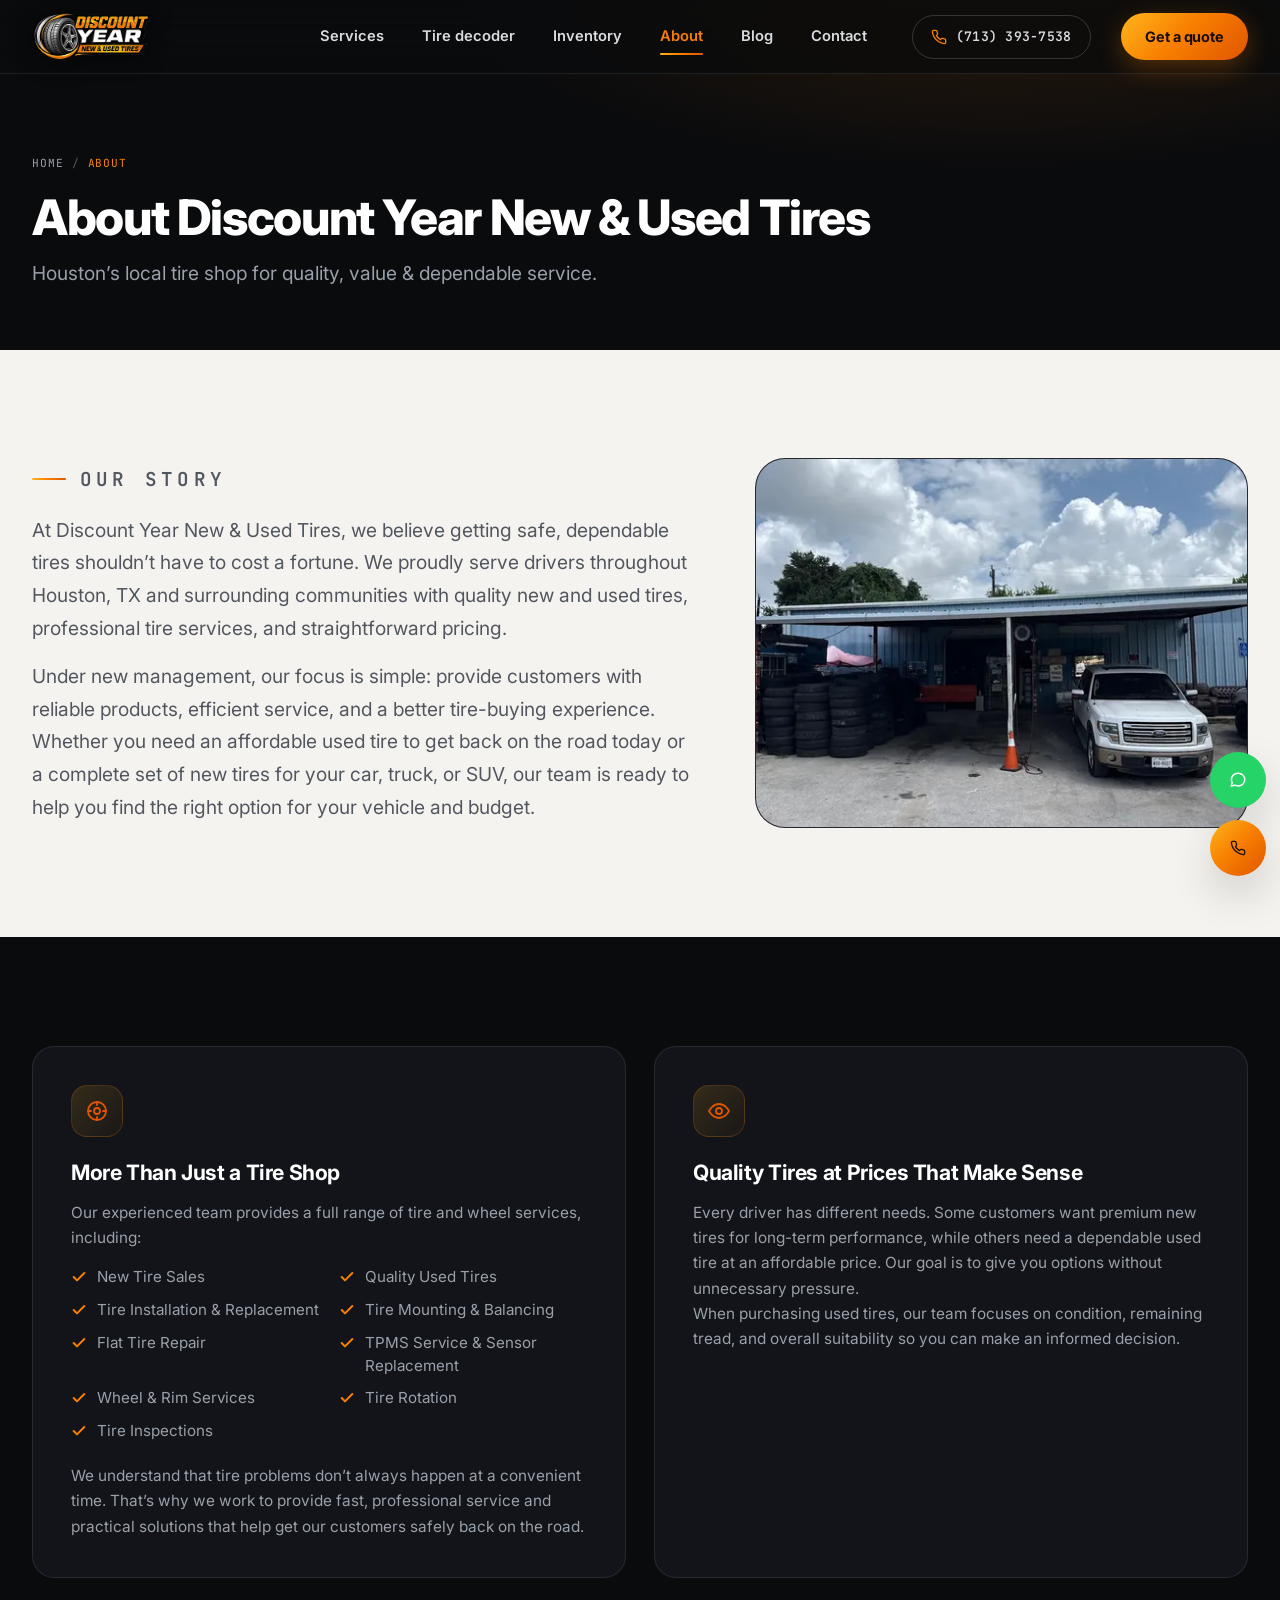
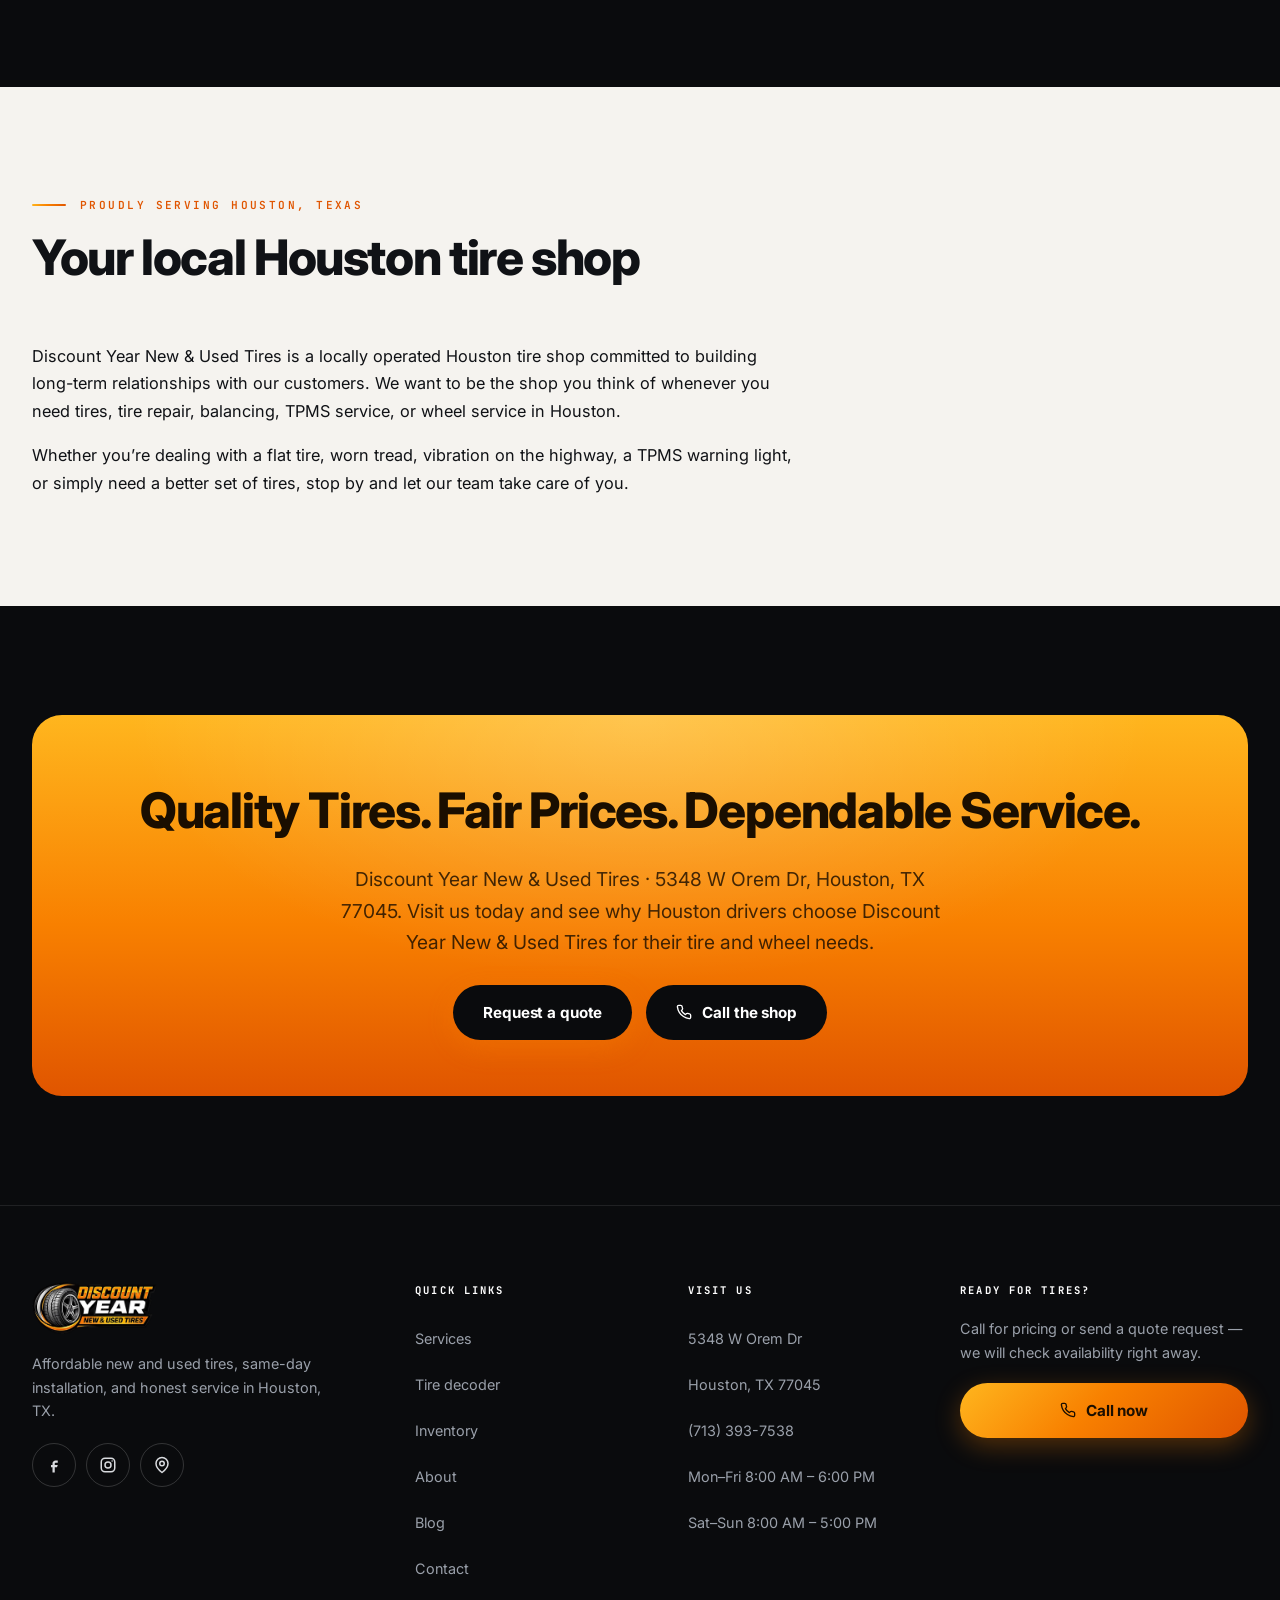
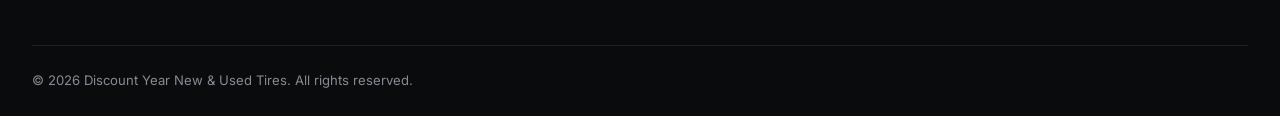
<file: about.html>
<!DOCTYPE html>
<html lang="en">
<head>
<meta charset="UTF-8">
<meta name="viewport" content="width=device-width, initial-scale=1, viewport-fit=cover">
<meta name="theme-color" content="#0a0b0d">
<title>About Us | Discount Year New &amp; Used Tires — Houston, TX</title>
<meta name="description" content="Discount Year New & Used Tires is a Houston tire shop offering new and inspected used tires, same-day fitting, and honest advice at 5348 W Orem Dr.">
<link rel="canonical" href="https://www.discountyeartires.com/about.html">

<link rel="icon" href="assets/mark-32.png" sizes="32x32">
<link rel="icon" href="assets/mark-192.png" sizes="192x192">
<link rel="apple-touch-icon" href="assets/mark-180.png">
<link rel="manifest" href="site.webmanifest">

<link rel="preconnect" href="https://fonts.googleapis.com">
<link rel="preconnect" href="https://fonts.gstatic.com" crossorigin>
<link rel="preload" as="style" href="https://fonts.googleapis.com/css2?family=Inter:wght@400;500;600;700;800&family=JetBrains+Mono:wght@500;600;700&display=swap">
<link rel="stylesheet" href="https://fonts.googleapis.com/css2?family=Inter:wght@400;500;600;700;800&family=JetBrains+Mono:wght@500;600;700&display=swap" media="print" onload="this.media='all'">
<noscript><link rel="stylesheet" href="https://fonts.googleapis.com/css2?family=Inter:wght@400;500;600;700;800&family=JetBrains+Mono:wght@500;600;700&display=swap"></noscript>

<link rel="preload" as="image" href="assets/logo-600.webp" type="image/webp">
<script>
/* Loader escape hatch — ES5, isolated, so a failure in script.js can never trap
   the page behind the loading overlay. */
(function () {
  function release() {
    var b = document.body; if (!b) return;
    b.className = b.className.replace(/\bis-loading\b/g, '');
    var l = document.getElementById('loader');
    if (l && l.parentNode) l.parentNode.removeChild(l);
  }
  window.setTimeout(release, 4000);
  window.addEventListener('error', function () { window.setTimeout(release, 300); });
})();
</script>
<noscript>
  <style>
    .loader,.cursor,.cursor-shadow,.scroll-progress { display:none !important; }
    body.is-loading { overflow:visible !important; }
    .reveal { opacity:1 !important; transform:none !important; }
    .hero-copy > *,.hero-visual,.scroll-cue { opacity:1 !important; transform:none !important; animation:none !important; }
    .reveal-line > i { transform:none !important; animation:none !important; }
    .stat-num { visibility:visible; }
  </style>
</noscript>

<link rel="stylesheet" href="styles.css">

<meta property="og:type" content="website">
<meta property="og:title" content="About Us | Discount Year New &amp; Used Tires — Houston, TX">
<meta property="og:description" content="Discount Year New & Used Tires is a Houston tire shop offering new and inspected used tires, same-day fitting, and honest advice at 5348 W Orem Dr.">
<meta property="og:image" content="https://www.discountyeartires.com/assets/logo-1200.png">
<meta name="twitter:card" content="summary_large_image">
<meta name="twitter:title" content="About Us | Discount Year New &amp; Used Tires — Houston, TX">
<meta name="twitter:description" content="Discount Year New & Used Tires is a Houston tire shop offering new and inspected used tires, same-day fitting, and honest advice at 5348 W Orem Dr.">
<meta name="twitter:image" content="https://www.discountyeartires.com/assets/logo-1200.png">
<meta property="og:url" content="https://www.discountyeartires.com/about.html">

</head>
<body class="is-loading page-solid-nav">
<a class="skip-link" href="#main">Skip to main content</a>
<div class="loader" id="loader" role="status" aria-live="polite">
  <div class="loader-inner">
    <div class="loader-tyre"><svg class="" viewBox="0 0 200 200" xmlns="http://www.w3.org/2000/svg" >
<defs>
<radialGradient id="rub-loader" cx="34%" cy="24%" r="82%">
  <stop offset="0%" stop-color="#6e737c"/>
  <stop offset="35%" stop-color="#474c54"/>
  <stop offset="70%" stop-color="#2b2f35"/>
  <stop offset="100%" stop-color="#1a1d21"/>
</radialGradient>
<radialGradient id="wall-loader" cx="34%" cy="26%" r="80%">
  <stop offset="0%" stop-color="#3d4046"/>
  <stop offset="55%" stop-color="#212429"/>
  <stop offset="100%" stop-color="#121418"/>
</radialGradient>
<linearGradient id="chrome-loader" x1="18%" y1="4%" x2="82%" y2="96%">
  <stop offset="0%"   stop-color="#ffffff"/>
  <stop offset="18%"  stop-color="#d8dde4"/>
  <stop offset="38%"  stop-color="#9aa2ad"/>
  <stop offset="52%"  stop-color="#e8ecf1"/>
  <stop offset="70%"  stop-color="#79818d"/>
  <stop offset="88%"  stop-color="#c2c8d1"/>
  <stop offset="100%" stop-color="#5a626d"/>
</linearGradient>
<linearGradient id="spoke-loader" x1="20%" y1="0%" x2="80%" y2="100%">
  <stop offset="0%"   stop-color="#eef1f5"/>
  <stop offset="45%"  stop-color="#aab2bd"/>
  <stop offset="100%" stop-color="#6d757f"/>
</linearGradient>
<linearGradient id="cap-loader" x1="20%" y1="0%" x2="80%" y2="100%">
  <stop offset="0%"   stop-color="#ffb61e"/>
  <stop offset="50%"  stop-color="#f88000"/>
  <stop offset="100%" stop-color="#e05500"/>
</linearGradient>
<radialGradient id="gloss-loader" cx="32%" cy="22%" r="52%">
  <stop offset="0%"   stop-color="#ffffff" stop-opacity=".30"/>
  <stop offset="60%"  stop-color="#ffffff" stop-opacity=".05"/>
  <stop offset="100%" stop-color="#ffffff" stop-opacity="0"/>
</radialGradient>
</defs>
<g class="tyre-spin">
<circle cx="100.0" cy="100.0" r="97.0" fill="#08090a"/>
<g fill="url(#rub-loader)">
<path d="M101.96 4.52A95.50 95.50 0 0 1 111.06 5.14L108.92 23.52A77.00 77.00 0 0 0 101.58 23.02Z"/>
<path d="M114.94 5.68A95.50 95.50 0 0 1 123.88 7.53L120.25 21.57A81.00 81.00 0 0 0 112.67 20.00Z"/>
<path d="M127.64 8.59A95.50 95.50 0 0 1 136.24 11.65L129.22 28.76A77.00 77.00 0 0 0 122.29 26.30Z"/>
<path d="M139.83 13.20A95.50 95.50 0 0 1 147.94 17.40L140.66 29.94A81.00 81.00 0 0 0 133.79 26.38Z"/>
<path d="M151.28 19.44A95.50 95.50 0 0 1 158.74 24.70L147.36 39.29A77.00 77.00 0 0 0 141.35 35.04Z"/>
<path d="M161.77 27.17A95.50 95.50 0 0 1 168.44 33.40L158.05 43.51A81.00 81.00 0 0 0 152.39 38.23Z"/>
<path d="M171.12 36.26A95.50 95.50 0 0 1 176.88 43.34L161.98 54.32A77.00 77.00 0 0 0 157.34 48.61Z"/>
<path d="M179.13 46.54A95.50 95.50 0 0 1 183.88 54.34L171.14 61.27A81.00 81.00 0 0 0 167.12 54.65Z"/>
<path d="M185.68 57.81A95.50 95.50 0 0 1 189.31 66.18L172.01 72.73A77.00 77.00 0 0 0 169.08 65.98Z"/>
<path d="M190.62 69.87A95.50 95.50 0 0 1 193.08 78.66L178.95 81.90A81.00 81.00 0 0 0 176.86 74.44Z"/>
<path d="M193.88 82.49A95.50 95.50 0 0 1 195.12 91.53L176.70 93.17A77.00 77.00 0 0 0 175.69 85.88Z"/>
<path d="M195.39 95.44A95.50 95.50 0 0 1 195.39 104.56L180.91 103.87A81.00 81.00 0 0 0 180.91 96.13Z"/>
<path d="M195.12 108.47A95.50 95.50 0 0 1 193.88 117.51L175.69 114.12A77.00 77.00 0 0 0 176.70 106.83Z"/>
<path d="M193.08 121.34A95.50 95.50 0 0 1 190.62 130.13L176.86 125.56A81.00 81.00 0 0 0 178.95 118.10Z"/>
<path d="M189.31 133.82A95.50 95.50 0 0 1 185.68 142.19L169.08 134.02A77.00 77.00 0 0 0 172.01 127.27Z"/>
<path d="M183.88 145.66A95.50 95.50 0 0 1 179.13 153.46L167.12 145.35A81.00 81.00 0 0 0 171.14 138.73Z"/>
<path d="M176.88 156.66A95.50 95.50 0 0 1 171.12 163.74L157.34 151.39A77.00 77.00 0 0 0 161.98 145.68Z"/>
<path d="M168.44 166.60A95.50 95.50 0 0 1 161.77 172.83L152.39 161.77A81.00 81.00 0 0 0 158.05 156.49Z"/>
<path d="M158.74 175.30A95.50 95.50 0 0 1 151.28 180.56L141.35 164.96A77.00 77.00 0 0 0 147.36 160.71Z"/>
<path d="M147.94 182.60A95.50 95.50 0 0 1 139.83 186.80L133.79 173.62A81.00 81.00 0 0 0 140.66 170.06Z"/>
<path d="M136.24 188.35A95.50 95.50 0 0 1 127.64 191.41L122.29 173.70A77.00 77.00 0 0 0 129.22 171.24Z"/>
<path d="M123.88 192.47A95.50 95.50 0 0 1 114.94 194.32L112.67 180.00A81.00 81.00 0 0 0 120.25 178.43Z"/>
<path d="M111.06 194.86A95.50 95.50 0 0 1 101.96 195.48L101.58 176.98A77.00 77.00 0 0 0 108.92 176.48Z"/>
<path d="M98.04 195.48A95.50 95.50 0 0 1 88.94 194.86L90.62 180.45A81.00 81.00 0 0 0 98.34 180.98Z"/>
<path d="M85.06 194.32A95.50 95.50 0 0 1 76.12 192.47L80.75 174.55A77.00 77.00 0 0 0 87.95 176.05Z"/>
<path d="M72.36 191.41A95.50 95.50 0 0 1 63.76 188.35L69.26 174.94A81.00 81.00 0 0 0 76.55 177.53Z"/>
<path d="M60.17 186.80A95.50 95.50 0 0 1 52.06 182.60L61.35 166.60A77.00 77.00 0 0 0 67.88 169.98Z"/>
<path d="M48.72 180.56A95.50 95.50 0 0 1 41.26 175.30L50.18 163.87A81.00 81.00 0 0 0 56.50 168.33Z"/>
<path d="M38.23 172.83A95.50 95.50 0 0 1 31.56 166.60L44.81 153.70A77.00 77.00 0 0 0 50.19 158.72Z"/>
<path d="M28.88 163.74A95.50 95.50 0 0 1 23.12 156.66L34.80 148.06A81.00 81.00 0 0 0 39.68 154.06Z"/>
<path d="M20.87 153.46A95.50 95.50 0 0 1 16.12 145.66L32.37 136.82A77.00 77.00 0 0 0 36.20 143.11Z"/>
<path d="M14.32 142.19A95.50 95.50 0 0 1 10.69 133.82L24.25 128.68A81.00 81.00 0 0 0 27.33 135.78Z"/>
<path d="M9.38 130.13A95.50 95.50 0 0 1 6.92 121.34L24.95 117.21A77.00 77.00 0 0 0 26.93 124.29Z"/>
<path d="M6.12 117.51A95.50 95.50 0 0 1 4.88 108.47L19.32 107.18A81.00 81.00 0 0 0 20.37 114.85Z"/>
<path d="M4.61 104.56A95.50 95.50 0 0 1 4.61 95.44L23.09 96.32A77.00 77.00 0 0 0 23.09 103.68Z"/>
<path d="M4.88 91.53A95.50 95.50 0 0 1 6.12 82.49L20.37 85.15A81.00 81.00 0 0 0 19.32 92.82Z"/>
<path d="M6.92 78.66A95.50 95.50 0 0 1 9.38 69.87L26.93 75.71A77.00 77.00 0 0 0 24.95 82.79Z"/>
<path d="M10.69 66.18A95.50 95.50 0 0 1 14.32 57.81L27.33 64.22A81.00 81.00 0 0 0 24.25 71.32Z"/>
<path d="M16.12 54.34A95.50 95.50 0 0 1 20.87 46.54L36.20 56.89A77.00 77.00 0 0 0 32.37 63.18Z"/>
<path d="M23.12 43.34A95.50 95.50 0 0 1 28.88 36.26L39.68 45.94A81.00 81.00 0 0 0 34.80 51.94Z"/>
<path d="M31.56 33.40A95.50 95.50 0 0 1 38.23 27.17L50.19 41.28A77.00 77.00 0 0 0 44.81 46.30Z"/>
<path d="M41.26 24.70A95.50 95.50 0 0 1 48.72 19.44L56.50 31.67A81.00 81.00 0 0 0 50.18 36.13Z"/>
<path d="M52.06 17.40A95.50 95.50 0 0 1 60.17 13.20L67.88 30.02A77.00 77.00 0 0 0 61.35 33.40Z"/>
<path d="M63.76 11.65A95.50 95.50 0 0 1 72.36 8.59L76.55 22.47A81.00 81.00 0 0 0 69.26 25.06Z"/>
<path d="M76.12 7.53A95.50 95.50 0 0 1 85.06 5.68L87.95 23.95A77.00 77.00 0 0 0 80.75 25.45Z"/>
<path d="M88.94 5.14A95.50 95.50 0 0 1 98.04 4.52L98.34 19.02A81.00 81.00 0 0 0 90.62 19.55Z"/>
</g>
<g fill="#08090a">
<path d="M106.92 2.75A97.50 97.50 0 0 1 110.63 3.08L109.81 10.54A90.00 90.00 0 0 0 106.39 10.23Z"/>
<path d="M120.10 4.59A97.50 97.50 0 0 1 123.73 5.43L121.91 12.71A90.00 90.00 0 0 0 118.55 11.93Z"/>
<path d="M132.90 8.22A97.50 97.50 0 0 1 136.39 9.54L133.59 16.50A90.00 90.00 0 0 0 130.37 15.28Z"/>
<path d="M145.09 13.55A97.50 97.50 0 0 1 148.37 15.34L144.64 21.85A90.00 90.00 0 0 0 141.62 20.20Z"/>
<path d="M156.44 20.50A97.50 97.50 0 0 1 159.44 22.72L154.87 28.66A90.00 90.00 0 0 0 152.10 26.61Z"/>
<path d="M166.74 28.93A97.50 97.50 0 0 1 169.41 31.53L164.07 36.80A90.00 90.00 0 0 0 161.61 34.39Z"/>
<path d="M175.80 38.68A97.50 97.50 0 0 1 178.09 41.62L172.08 46.11A90.00 90.00 0 0 0 169.97 43.39Z"/>
<path d="M183.44 49.57A97.50 97.50 0 0 1 185.31 52.80L178.75 56.43A90.00 90.00 0 0 0 177.03 53.45Z"/>
<path d="M189.53 61.40A97.50 97.50 0 0 1 190.94 64.85L183.95 67.56A90.00 90.00 0 0 0 182.65 64.37Z"/>
<path d="M193.96 73.95A97.50 97.50 0 0 1 194.88 77.56L187.58 79.29A90.00 90.00 0 0 0 186.73 75.96Z"/>
<path d="M196.63 86.99A97.50 97.50 0 0 1 197.05 90.69L189.59 91.41A90.00 90.00 0 0 0 189.19 87.99Z"/>
<path d="M197.50 100.27A97.50 97.50 0 0 1 197.42 103.99L189.92 103.69A90.00 90.00 0 0 0 190.00 100.25Z"/>
<path d="M196.56 113.54A97.50 97.50 0 0 1 195.97 117.22L188.58 115.90A90.00 90.00 0 0 0 189.13 112.50Z"/>
<path d="M193.81 126.56A97.50 97.50 0 0 1 192.73 130.13L185.60 127.81A90.00 90.00 0 0 0 186.60 124.52Z"/>
<path d="M189.32 139.09A97.50 97.50 0 0 1 187.76 142.47L181.01 139.21A90.00 90.00 0 0 0 182.45 136.08Z"/>
<path d="M183.17 150.89A97.50 97.50 0 0 1 181.16 154.03L174.92 149.87A90.00 90.00 0 0 0 176.77 146.97Z"/>
<path d="M175.46 161.74A97.50 97.50 0 0 1 173.05 164.58L167.43 159.61A90.00 90.00 0 0 0 169.66 156.99Z"/>
<path d="M166.35 171.44A97.50 97.50 0 0 1 163.57 173.92L158.68 168.24A90.00 90.00 0 0 0 161.25 165.94Z"/>
<path d="M156.01 179.81A97.50 97.50 0 0 1 152.92 181.89L148.85 175.59A90.00 90.00 0 0 0 151.70 173.67Z"/>
<path d="M144.62 186.69A97.50 97.50 0 0 1 141.27 188.33L138.10 181.54A90.00 90.00 0 0 0 141.19 180.02Z"/>
<path d="M132.40 191.96A97.50 97.50 0 0 1 128.86 193.13L126.64 185.97A90.00 90.00 0 0 0 129.91 184.89Z"/>
<path d="M119.58 195.51A97.50 97.50 0 0 1 115.91 196.19L114.69 188.79A90.00 90.00 0 0 0 118.07 188.17Z"/>
<path d="M106.39 197.29A97.50 97.50 0 0 1 102.66 197.46L102.46 189.97A90.00 90.00 0 0 0 105.90 189.81Z"/>
<path d="M93.08 197.25A97.50 97.50 0 0 1 89.37 196.92L90.19 189.46A90.00 90.00 0 0 0 93.61 189.77Z"/>
<path d="M79.90 195.41A97.50 97.50 0 0 1 76.27 194.57L78.09 187.29A90.00 90.00 0 0 0 81.45 188.07Z"/>
<path d="M67.10 191.78A97.50 97.50 0 0 1 63.61 190.46L66.41 183.50A90.00 90.00 0 0 0 69.63 184.72Z"/>
<path d="M54.91 186.45A97.50 97.50 0 0 1 51.63 184.66L55.36 178.15A90.00 90.00 0 0 0 58.38 179.80Z"/>
<path d="M43.56 179.50A97.50 97.50 0 0 1 40.56 177.28L45.13 171.34A90.00 90.00 0 0 0 47.90 173.39Z"/>
<path d="M33.26 171.07A97.50 97.50 0 0 1 30.59 168.47L35.93 163.20A90.00 90.00 0 0 0 38.39 165.61Z"/>
<path d="M24.20 161.32A97.50 97.50 0 0 1 21.91 158.38L27.92 153.89A90.00 90.00 0 0 0 30.03 156.61Z"/>
<path d="M16.56 150.43A97.50 97.50 0 0 1 14.69 147.20L21.25 143.57A90.00 90.00 0 0 0 22.97 146.55Z"/>
<path d="M10.47 138.60A97.50 97.50 0 0 1 9.06 135.15L16.05 132.44A90.00 90.00 0 0 0 17.35 135.63Z"/>
<path d="M6.04 126.05A97.50 97.50 0 0 1 5.12 122.44L12.42 120.71A90.00 90.00 0 0 0 13.27 124.04Z"/>
<path d="M3.37 113.01A97.50 97.50 0 0 1 2.95 109.31L10.41 108.59A90.00 90.00 0 0 0 10.81 112.01Z"/>
<path d="M2.50 99.73A97.50 97.50 0 0 1 2.58 96.01L10.08 96.31A90.00 90.00 0 0 0 10.00 99.75Z"/>
<path d="M3.44 86.46A97.50 97.50 0 0 1 4.03 82.78L11.42 84.10A90.00 90.00 0 0 0 10.87 87.50Z"/>
<path d="M6.19 73.44A97.50 97.50 0 0 1 7.27 69.87L14.40 72.19A90.00 90.00 0 0 0 13.40 75.48Z"/>
<path d="M10.68 60.91A97.50 97.50 0 0 1 12.24 57.53L18.99 60.79A90.00 90.00 0 0 0 17.55 63.92Z"/>
<path d="M16.83 49.11A97.50 97.50 0 0 1 18.84 45.97L25.08 50.13A90.00 90.00 0 0 0 23.23 53.03Z"/>
<path d="M24.54 38.26A97.50 97.50 0 0 1 26.95 35.42L32.57 40.39A90.00 90.00 0 0 0 30.34 43.01Z"/>
<path d="M33.65 28.56A97.50 97.50 0 0 1 36.43 26.08L41.32 31.76A90.00 90.00 0 0 0 38.75 34.06Z"/>
<path d="M43.99 20.19A97.50 97.50 0 0 1 47.08 18.11L51.15 24.41A90.00 90.00 0 0 0 48.30 26.33Z"/>
<path d="M55.38 13.31A97.50 97.50 0 0 1 58.73 11.67L61.90 18.46A90.00 90.00 0 0 0 58.81 19.98Z"/>
<path d="M67.60 8.04A97.50 97.50 0 0 1 71.14 6.87L73.36 14.03A90.00 90.00 0 0 0 70.09 15.11Z"/>
<path d="M80.42 4.49A97.50 97.50 0 0 1 84.09 3.81L85.31 11.21A90.00 90.00 0 0 0 81.93 11.83Z"/>
<path d="M93.61 2.71A97.50 97.50 0 0 1 97.34 2.54L97.54 10.03A90.00 90.00 0 0 0 94.10 10.19Z"/>
</g>
<circle cx="100.0" cy="100.0" r="86.5" fill="none" stroke="#08090a" stroke-width="4.2"/>
<circle cx="100.0" cy="100.0" r="90.0" fill="none" stroke="#08090a" stroke-width="2.2"/>
<circle cx="100.0" cy="100.0" r="80.0" fill="none" stroke="#08090a" stroke-width="2.2"/>
<circle cx="100.0" cy="100.0" r="76.0" fill="url(#wall-loader)"/>
<circle cx="100.0" cy="100.0" r="71.0" fill="none" stroke="#3a3e45" stroke-width="1.1" stroke-opacity=".85"/>
<circle cx="100.0" cy="100.0" r="65.0" fill="none" stroke="#0c0d10" stroke-width="2.4"/>
<circle cx="100.0" cy="100.0" r="60.5" fill="url(#chrome-loader)"/>
<circle cx="100.0" cy="100.0" r="57.0" fill="#1b1e24"/>
<circle cx="100.0" cy="100.0" r="56.0" fill="url(#chrome-loader)" opacity=".28"/>
<g fill="url(#spoke-loader)" stroke="#5c636e" stroke-width="0.7" stroke-linejoin="round">
<path d="M85.57 47.96L91.45 62.07L96.82 77.54L97.95 81.11L102.05 81.11L103.18 77.54L108.55 62.07L114.43 47.96Z"/>
<path d="M145.03 70.20L133.43 80.14L120.37 90.04L117.33 92.21L118.60 96.11L122.34 96.09L138.71 96.42L153.95 97.64Z"/>
<path d="M142.26 133.62L129.21 125.66L115.77 116.30L112.76 114.08L109.44 116.49L110.63 120.04L115.37 135.71L118.91 150.58Z"/>
<path d="M81.09 150.58L84.63 135.71L89.37 120.04L90.56 116.49L87.24 114.08L84.23 116.30L70.79 125.66L57.74 133.62Z"/>
<path d="M46.05 97.64L61.29 96.42L77.66 96.09L81.40 96.11L82.67 92.21L79.63 90.04L66.57 80.14L54.97 70.20Z"/>
</g>
<circle cx="100.0" cy="100.0" r="22.0" fill="url(#chrome-loader)"/>
<g fill="#4e555f">
<circle cx="110.29" cy="85.84" r="2.6"/>
<circle cx="116.64" cy="105.41" r="2.6"/>
<circle cx="100.00" cy="117.50" r="2.6"/>
<circle cx="83.36" cy="105.41" r="2.6"/>
<circle cx="89.71" cy="85.84" r="2.6"/>
</g>
<circle cx="100.0" cy="100.0" r="15.0" fill="url(#cap-loader)"/>
<circle cx="100.0" cy="100.0" r="11.0" fill="#0e0f12" opacity=".55"/>
</g>
<circle cx="100.0" cy="100.0" r="97.0" fill="url(#gloss-loader)" pointer-events="none"/>
<circle cx="100.0" cy="100.0" r="97.0" fill="none" stroke="#000" stroke-opacity=".5" stroke-width="1.5"/>
</svg></div>
    <div class="loader-meter">
      <div class="loader-pct mono" id="loaderPct">00<span>%</span></div>
      <div class="loader-bar"><i id="loaderBar"></i></div>
      <div class="loader-label">Discount Year Tires</div>
    </div>
  </div>
</div>
<div class="cursor-shadow" id="cursorShadow" aria-hidden="true"></div>
<div class="cursor" id="cursor" aria-hidden="true">
  <span class="cursor-ring"></span>
  <div class="cursor-tyre"><svg class="" viewBox="0 0 200 200" xmlns="http://www.w3.org/2000/svg" >
<defs>
<radialGradient id="rub-cursor" cx="34%" cy="24%" r="82%">
  <stop offset="0%" stop-color="#6e737c"/>
  <stop offset="35%" stop-color="#474c54"/>
  <stop offset="70%" stop-color="#2b2f35"/>
  <stop offset="100%" stop-color="#1a1d21"/>
</radialGradient>
<radialGradient id="wall-cursor" cx="34%" cy="26%" r="80%">
  <stop offset="0%" stop-color="#3d4046"/>
  <stop offset="55%" stop-color="#212429"/>
  <stop offset="100%" stop-color="#121418"/>
</radialGradient>
<linearGradient id="chrome-cursor" x1="18%" y1="4%" x2="82%" y2="96%">
  <stop offset="0%"   stop-color="#ffffff"/>
  <stop offset="18%"  stop-color="#d8dde4"/>
  <stop offset="38%"  stop-color="#9aa2ad"/>
  <stop offset="52%"  stop-color="#e8ecf1"/>
  <stop offset="70%"  stop-color="#79818d"/>
  <stop offset="88%"  stop-color="#c2c8d1"/>
  <stop offset="100%" stop-color="#5a626d"/>
</linearGradient>
<linearGradient id="spoke-cursor" x1="20%" y1="0%" x2="80%" y2="100%">
  <stop offset="0%"   stop-color="#eef1f5"/>
  <stop offset="45%"  stop-color="#aab2bd"/>
  <stop offset="100%" stop-color="#6d757f"/>
</linearGradient>
<linearGradient id="cap-cursor" x1="20%" y1="0%" x2="80%" y2="100%">
  <stop offset="0%"   stop-color="#ffb61e"/>
  <stop offset="50%"  stop-color="#f88000"/>
  <stop offset="100%" stop-color="#e05500"/>
</linearGradient>
<radialGradient id="gloss-cursor" cx="32%" cy="22%" r="52%">
  <stop offset="0%"   stop-color="#ffffff" stop-opacity=".30"/>
  <stop offset="60%"  stop-color="#ffffff" stop-opacity=".05"/>
  <stop offset="100%" stop-color="#ffffff" stop-opacity="0"/>
</radialGradient>
</defs>
<g class="tyre-spin">
<circle cx="100.0" cy="100.0" r="97.0" fill="#08090a"/>
<g fill="url(#rub-cursor)">
<path d="M103.64 4.57A95.50 95.50 0 0 1 117.68 6.15L114.26 24.33A77.00 77.00 0 0 0 102.94 23.06Z"/>
<path d="M124.79 7.77A95.50 95.50 0 0 1 138.12 12.44L130.74 29.40A77.00 77.00 0 0 0 119.98 25.64Z"/>
<path d="M144.69 15.60A95.50 95.50 0 0 1 156.65 23.12L145.68 38.01A77.00 77.00 0 0 0 136.03 31.95Z"/>
<path d="M162.35 27.66A95.50 95.50 0 0 1 172.34 37.65L158.33 49.73A77.00 77.00 0 0 0 150.27 41.67Z"/>
<path d="M176.88 43.35A95.50 95.50 0 0 1 184.40 55.31L168.05 63.97A77.00 77.00 0 0 0 161.99 54.32Z"/>
<path d="M187.56 61.88A95.50 95.50 0 0 1 192.23 75.21L174.36 80.02A77.00 77.00 0 0 0 170.60 69.26Z"/>
<path d="M193.85 82.32A95.50 95.50 0 0 1 195.43 96.36L176.94 97.06A77.00 77.00 0 0 0 175.67 85.74Z"/>
<path d="M195.43 103.64A95.50 95.50 0 0 1 193.85 117.68L175.67 114.26A77.00 77.00 0 0 0 176.94 102.94Z"/>
<path d="M192.23 124.79A95.50 95.50 0 0 1 187.56 138.12L170.60 130.74A77.00 77.00 0 0 0 174.36 119.98Z"/>
<path d="M184.40 144.69A95.50 95.50 0 0 1 176.88 156.65L161.99 145.68A77.00 77.00 0 0 0 168.05 136.03Z"/>
<path d="M172.34 162.35A95.50 95.50 0 0 1 162.35 172.34L150.27 158.33A77.00 77.00 0 0 0 158.33 150.27Z"/>
<path d="M156.65 176.88A95.50 95.50 0 0 1 144.69 184.40L136.03 168.05A77.00 77.00 0 0 0 145.68 161.99Z"/>
<path d="M138.12 187.56A95.50 95.50 0 0 1 124.79 192.23L119.98 174.36A77.00 77.00 0 0 0 130.74 170.60Z"/>
<path d="M117.68 193.85A95.50 95.50 0 0 1 103.64 195.43L102.94 176.94A77.00 77.00 0 0 0 114.26 175.67Z"/>
<path d="M96.36 195.43A95.50 95.50 0 0 1 82.32 193.85L85.74 175.67A77.00 77.00 0 0 0 97.06 176.94Z"/>
<path d="M75.21 192.23A95.50 95.50 0 0 1 61.88 187.56L69.26 170.60A77.00 77.00 0 0 0 80.02 174.36Z"/>
<path d="M55.31 184.40A95.50 95.50 0 0 1 43.35 176.88L54.32 161.99A77.00 77.00 0 0 0 63.97 168.05Z"/>
<path d="M37.65 172.34A95.50 95.50 0 0 1 27.66 162.35L41.67 150.27A77.00 77.00 0 0 0 49.73 158.33Z"/>
<path d="M23.12 156.65A95.50 95.50 0 0 1 15.60 144.69L31.95 136.03A77.00 77.00 0 0 0 38.01 145.68Z"/>
<path d="M12.44 138.12A95.50 95.50 0 0 1 7.77 124.79L25.64 119.98A77.00 77.00 0 0 0 29.40 130.74Z"/>
<path d="M6.15 117.68A95.50 95.50 0 0 1 4.57 103.64L23.06 102.94A77.00 77.00 0 0 0 24.33 114.26Z"/>
<path d="M4.57 96.36A95.50 95.50 0 0 1 6.15 82.32L24.33 85.74A77.00 77.00 0 0 0 23.06 97.06Z"/>
<path d="M7.77 75.21A95.50 95.50 0 0 1 12.44 61.88L29.40 69.26A77.00 77.00 0 0 0 25.64 80.02Z"/>
<path d="M15.60 55.31A95.50 95.50 0 0 1 23.12 43.35L38.01 54.32A77.00 77.00 0 0 0 31.95 63.97Z"/>
<path d="M27.66 37.65A95.50 95.50 0 0 1 37.65 27.66L49.73 41.67A77.00 77.00 0 0 0 41.67 49.73Z"/>
<path d="M43.35 23.12A95.50 95.50 0 0 1 55.31 15.60L63.97 31.95A77.00 77.00 0 0 0 54.32 38.01Z"/>
<path d="M61.88 12.44A95.50 95.50 0 0 1 75.21 7.77L80.02 25.64A77.00 77.00 0 0 0 69.26 29.40Z"/>
<path d="M82.32 6.15A95.50 95.50 0 0 1 96.36 4.57L97.06 23.06A77.00 77.00 0 0 0 85.74 24.33Z"/>
</g>
<circle cx="100.0" cy="100.0" r="86.5" fill="none" stroke="#08090a" stroke-width="3.2"/>
<circle cx="100.0" cy="100.0" r="76.0" fill="url(#wall-cursor)"/>
<circle cx="100.0" cy="100.0" r="60.5" fill="url(#chrome-cursor)"/>
<circle cx="100.0" cy="100.0" r="57.0" fill="#1b1e24"/>
<circle cx="100.0" cy="100.0" r="56.0" fill="url(#chrome-cursor)" opacity=".28"/>
<g fill="url(#spoke-cursor)" stroke="#5c636e" stroke-width="0" stroke-linejoin="round">
<path d="M84.21 48.36L90.63 62.27L96.51 77.59L97.75 81.13L102.25 81.13L103.49 77.59L109.37 62.27L115.79 48.36Z"/>
<path d="M144.23 69.03L132.99 79.43L120.24 89.76L117.25 92.03L118.64 96.31L122.39 96.39L138.78 97.25L153.99 99.06Z"/>
<path d="M143.13 132.50L129.76 125.02L115.99 116.08L112.91 113.94L109.27 116.59L110.35 120.18L114.60 136.03L117.58 151.06Z"/>
<path d="M82.42 151.06L85.40 136.03L89.65 120.18L90.73 116.59L87.09 113.94L84.01 116.08L70.24 125.02L56.87 132.50Z"/>
<path d="M46.01 99.06L61.22 97.25L77.61 96.39L81.36 96.31L82.75 92.03L79.76 89.76L67.01 79.43L55.77 69.03Z"/>
</g>
<circle cx="100.0" cy="100.0" r="22.0" fill="url(#chrome-cursor)"/>
<circle cx="100.0" cy="100.0" r="15.0" fill="url(#cap-cursor)"/>
<circle cx="100.0" cy="100.0" r="11.0" fill="#0e0f12" opacity=".55"/>
</g>
<circle cx="100.0" cy="100.0" r="97.0" fill="url(#gloss-cursor)" pointer-events="none"/>
</svg></div>
</div>
<div class="scroll-progress" id="scrollProgress" aria-hidden="true"></div>
<header class="topbar" id="topbar">
  <nav class="nav" aria-label="Main">
    <a class="brand" href="index.html" aria-label="Discount Year New and Used Tires — home">
      <picture>
        <source srcset="assets/logo-300.webp 300w, assets/logo-400.webp 400w, assets/logo-600.webp 600w, assets/logo-1200.webp 1200w"
                sizes="(max-width:680px) 190px, 300px" type="image/webp">
        <img src="assets/logo-600.png"
             srcset="assets/logo-300.png 300w, assets/logo-400.png 400w, assets/logo-600.png 600w, assets/logo-1200.png 1200w"
             sizes="(max-width:680px) 190px, 300px"
             width="600" height="249"
             alt="Discount Year New &amp; Used Tires"
             fetchpriority="high" decoding="async">
      </picture>
    </a>
    <div class="nav-links"><a href="index.html#services">Services</a><a href="index.html#decoder">Tire decoder</a><a href="index.html#inventory">Inventory</a><a href="about.html" class="active">About</a><a href="blog/index.html">Blog</a><a href="index.html#contact">Contact</a></div>
    <a class="nav-tel mono" href="tel:+17133937538"><svg width="16" height="16" viewBox="0 0 24 24" fill="none" stroke="currentColor" stroke-width="2" stroke-linecap="round" stroke-linejoin="round" aria-hidden="true"><path d="M22 16.9v3a2 2 0 0 1-2.2 2 19.8 19.8 0 0 1-8.6-3.1 19.5 19.5 0 0 1-6-6A19.8 19.8 0 0 1 2.1 4.2 2 2 0 0 1 4.1 2h3a2 2 0 0 1 2 1.7c.1 1 .4 1.9.7 2.8a2 2 0 0 1-.5 2.1L8.1 9.9a16 16 0 0 0 6 6l1.3-1.2a2 2 0 0 1 2.1-.5c.9.3 1.8.6 2.8.7a2 2 0 0 1 1.7 2z"/></svg><span>(713) 393-7538</span></a>
    <a class="btn btn-primary nav-cta" href="index.html#contact" data-magnetic>Get a quote</a>
    <button class="menu-btn" id="menuBtn" type="button" aria-label="Open menu" aria-expanded="false" aria-controls="mobileNav"><span></span></button>
  </nav>
</header>

<div class="mobile-nav" id="mobileNav" aria-hidden="true">
  <a href="index.html#services" style="--i:0">Services<span class="mono">01</span></a><a href="index.html#decoder" style="--i:1">Tire decoder<span class="mono">02</span></a><a href="index.html#inventory" style="--i:2">Inventory<span class="mono">03</span></a><a href="about.html" style="--i:3">About<span class="mono">04</span></a><a href="blog/index.html" style="--i:4">Blog<span class="mono">05</span></a><a href="index.html#contact" style="--i:5">Contact<span class="mono">06</span></a>
  <a class="btn btn-primary btn-block" href="index.html#contact">Get a quote</a>
</div>

<main id="main">

<section class="page-head">
  <div class="container">
    <nav class="breadcrumb" aria-label="Breadcrumb">
      <a href="index.html">Home</a><span class="sep">/</span><span aria-current="page">About</span>
    </nav>
    <h1>About Discount Year New &amp; Used Tires</h1>
    <p>Houston&rsquo;s local tire shop for quality, value &amp; dependable service.</p>
  </div>
</section>

<section class="section section-light">
  <div class="container">
    <div class="about-intro">
      <div class="reveal">
        <p class="eyebrow">Our story</p>
        <p>At Discount Year New &amp; Used Tires, we believe getting safe, dependable tires shouldn&rsquo;t have to cost a fortune. We proudly serve drivers throughout Houston, TX and surrounding communities with quality new and used tires, professional tire services, and straightforward pricing.</p>
        <p>Under new management, our focus is simple: provide customers with reliable products, efficient service, and a better tire-buying experience. Whether you need an affordable used tire to get back on the road today or a complete set of new tires for your car, truck, or SUV, our team is ready to help you find the right option for your vehicle and budget.</p>
      </div>
      <div class="about-figure reveal" style="--delay:1" aria-hidden="true">
        <img src="assets/photos/shopfront-960.webp"
             srcset="assets/photos/shopfront-600.webp 600w, assets/photos/shopfront-960.webp 960w, assets/photos/shopfront-1360.webp 1360w"
             sizes="(max-width:820px) 92vw, 40vw"
             width="1360" height="850" loading="lazy" decoding="async"
             alt="Discount Year New & Used Tires shopfront in Houston, TX">
      </div>
    </div>
  </div>
</section>

<section class="section section-dark">
  <div class="container">
    <div class="mv-grid">
      <div class="mv-card reveal">
        <span class="card-icon"><svg width="24" height="24" viewBox="0 0 24 24" fill="none" stroke="currentColor" stroke-width="1.8" stroke-linecap="round" stroke-linejoin="round" aria-hidden="true"><circle cx="12" cy="12" r="9"/><circle cx="12" cy="12" r="3"/><path d="M12 3v3M12 18v3M3 12h3M18 12h3"/></svg></span>
        <h2>More Than Just a Tire Shop</h2>
        <p>Our experienced team provides a full range of tire and wheel services, including:</p>
        <ul class="svc-list">
          <li><svg width="16" height="16" viewBox="0 0 24 24" fill="none" stroke="currentColor" stroke-width="3" stroke-linecap="round" stroke-linejoin="round" aria-hidden="true"><path d="M20 6L9 17l-5-5"/></svg><span>New Tire Sales</span></li>
          <li><svg width="16" height="16" viewBox="0 0 24 24" fill="none" stroke="currentColor" stroke-width="3" stroke-linecap="round" stroke-linejoin="round" aria-hidden="true"><path d="M20 6L9 17l-5-5"/></svg><span>Quality Used Tires</span></li>
          <li><svg width="16" height="16" viewBox="0 0 24 24" fill="none" stroke="currentColor" stroke-width="3" stroke-linecap="round" stroke-linejoin="round" aria-hidden="true"><path d="M20 6L9 17l-5-5"/></svg><span>Tire Installation &amp; Replacement</span></li>
          <li><svg width="16" height="16" viewBox="0 0 24 24" fill="none" stroke="currentColor" stroke-width="3" stroke-linecap="round" stroke-linejoin="round" aria-hidden="true"><path d="M20 6L9 17l-5-5"/></svg><span>Tire Mounting &amp; Balancing</span></li>
          <li><svg width="16" height="16" viewBox="0 0 24 24" fill="none" stroke="currentColor" stroke-width="3" stroke-linecap="round" stroke-linejoin="round" aria-hidden="true"><path d="M20 6L9 17l-5-5"/></svg><span>Flat Tire Repair</span></li>
          <li><svg width="16" height="16" viewBox="0 0 24 24" fill="none" stroke="currentColor" stroke-width="3" stroke-linecap="round" stroke-linejoin="round" aria-hidden="true"><path d="M20 6L9 17l-5-5"/></svg><span>TPMS Service &amp; Sensor Replacement</span></li>
          <li><svg width="16" height="16" viewBox="0 0 24 24" fill="none" stroke="currentColor" stroke-width="3" stroke-linecap="round" stroke-linejoin="round" aria-hidden="true"><path d="M20 6L9 17l-5-5"/></svg><span>Wheel &amp; Rim Services</span></li>
          <li><svg width="16" height="16" viewBox="0 0 24 24" fill="none" stroke="currentColor" stroke-width="3" stroke-linecap="round" stroke-linejoin="round" aria-hidden="true"><path d="M20 6L9 17l-5-5"/></svg><span>Tire Rotation</span></li>
          <li><svg width="16" height="16" viewBox="0 0 24 24" fill="none" stroke="currentColor" stroke-width="3" stroke-linecap="round" stroke-linejoin="round" aria-hidden="true"><path d="M20 6L9 17l-5-5"/></svg><span>Tire Inspections</span></li>
        </ul>
        <p>We understand that tire problems don&rsquo;t always happen at a convenient time. That&rsquo;s why we work to provide fast, professional service and practical solutions that help get our customers safely back on the road.</p>
      </div>
      <div class="mv-card reveal" style="--delay:1">
        <span class="card-icon"><svg width="24" height="24" viewBox="0 0 24 24" fill="none" stroke="currentColor" stroke-width="1.8" stroke-linecap="round" stroke-linejoin="round" aria-hidden="true"><path d="M2 12s3.5-7 10-7 10 7 10 7-3.5 7-10 7-10-7-10-7z"/><circle cx="12" cy="12" r="3"/></svg></span>
        <h2>Quality Tires at Prices That Make Sense</h2>
        <p>Every driver has different needs. Some customers want premium new tires for long-term performance, while others need a dependable used tire at an affordable price. Our goal is to give you options without unnecessary pressure.</p>
        <p>When purchasing used tires, our team focuses on condition, remaining tread, and overall suitability so you can make an informed decision.</p>
      </div>
    </div>
  </div>
</section>

<section class="section section-light">
  <div class="container">
    <div class="section-head reveal">
      <p class="eyebrow">Proudly serving Houston, Texas</p>
      <h2 class="h2">Your local Houston tire shop</h2>
    </div>
    <div class="about-prose reveal">
      <p>Discount Year New &amp; Used Tires is a locally operated Houston tire shop committed to building long-term relationships with our customers. We want to be the shop you think of whenever you need tires, tire repair, balancing, TPMS service, or wheel service in Houston.</p>
      <p>Whether you&rsquo;re dealing with a flat tire, worn tread, vibration on the highway, a TPMS warning light, or simply need a better set of tires, stop by and let our team take care of you.</p>
    </div>
  </div>
</section>

<section class="section section-dark">
  <div class="container">
    <div class="cta-band reveal">
      <h2>Quality Tires. Fair Prices. Dependable Service.</h2>
      <p>Discount Year New &amp; Used Tires &middot; 5348 W Orem Dr, Houston, TX 77045. Visit us today and see why Houston drivers choose Discount Year New &amp; Used Tires for their tire and wheel needs.</p>
      <div class="cta-actions">
        <a class="btn btn-primary" href="index.html#contact" data-magnetic>Request a quote</a>
        <a class="btn" href="tel:+17133937538" data-magnetic><svg width="16" height="16" viewBox="0 0 24 24" fill="none" stroke="currentColor" stroke-width="2" stroke-linecap="round" stroke-linejoin="round" aria-hidden="true"><path d="M22 16.9v3a2 2 0 0 1-2.2 2 19.8 19.8 0 0 1-8.6-3.1 19.5 19.5 0 0 1-6-6A19.8 19.8 0 0 1 2.1 4.2 2 2 0 0 1 4.1 2h3a2 2 0 0 1 2 1.7c.1 1 .4 1.9.7 2.8a2 2 0 0 1-.5 2.1L8.1 9.9a16 16 0 0 0 6 6l1.3-1.2a2 2 0 0 1 2.1-.5c.9.3 1.8.6 2.8.7a2 2 0 0 1 1.7 2z"/></svg> Call the shop</a>
      </div>
    </div>
  </div>
</section>

</main>

<footer class="footer">
  <div class="container">
    <div class="footer-grid">
      <div class="footer-brand">
        <picture>
        <source srcset="assets/logo-300.webp 300w, assets/logo-400.webp 400w, assets/logo-600.webp 600w, assets/logo-1200.webp 1200w"
                sizes="(max-width:680px) 190px, 300px" type="image/webp">
        <img src="assets/logo-600.png"
             srcset="assets/logo-300.png 300w, assets/logo-400.png 400w, assets/logo-600.png 600w, assets/logo-1200.png 1200w"
             sizes="(max-width:680px) 190px, 300px"
             width="600" height="249"
             alt="Discount Year New &amp; Used Tires"
             loading="lazy" decoding="async">
      </picture>
        <p>Affordable new and used tires, same-day installation, and honest service in Houston, TX.</p>
        <div class="socials">
          <a href="#" aria-label="Facebook"><svg width="18" height="18" viewBox="0 0 24 24" fill="currentColor" aria-hidden="true"><path d="M14 9h3V6h-3c-2.2 0-4 1.8-4 4v2H8v3h2v7h3v-7h3l1-3h-4v-2c0-.6.4-1 1-1z"/></svg></a>
          <a href="#" aria-label="Instagram"><svg width="18" height="18" viewBox="0 0 24 24" fill="none" stroke="currentColor" stroke-width="2" aria-hidden="true"><rect x="3" y="3" width="18" height="18" rx="5"/><circle cx="12" cy="12" r="4"/><circle cx="17.5" cy="6.5" r="1" fill="currentColor" stroke="none"/></svg></a>
          <a href="https://www.google.com/maps?q=5348+W+Orem+Dr,+Houston,+TX+77045" aria-label="Find us on Google Maps"><svg width="18" height="18" viewBox="0 0 24 24" fill="none" stroke="currentColor" stroke-width="2" stroke-linecap="round" stroke-linejoin="round" aria-hidden="true"><path d="M20 10c0 6-8 12-8 12s-8-6-8-12a8 8 0 0 1 16 0z"/><circle cx="12" cy="10" r="3"/></svg></a>
        </div>
      </div>
      <div>
        <h3>Quick links</h3>
        <ul class="footer-list"><li><a href="index.html#services">Services</a></li><li><a href="index.html#decoder">Tire decoder</a></li><li><a href="index.html#inventory">Inventory</a></li><li><a href="about.html">About</a></li><li><a href="blog/index.html">Blog</a></li><li><a href="index.html#contact">Contact</a></li></ul>
      </div>
      <div>
        <h3>Visit us</h3>
        <ul class="footer-list">
          <li>5348 W Orem Dr</li>
          <li>Houston, TX 77045</li>
          <li><a href="tel:+17133937538">(713) 393-7538</a></li>
          <li>Mon&ndash;Fri 8:00 AM &ndash; 6:00 PM</li>
          <li>Sat&ndash;Sun 8:00 AM &ndash; 5:00 PM</li>
        </ul>
      </div>
      <div class="footer-cta">
        <h3>Ready for tires?</h3>
        <p>Call for pricing or send a quote request — we will check availability right away.</p>
        <a class="btn btn-primary btn-block" href="tel:+17133937538" data-magnetic><svg width="16" height="16" viewBox="0 0 24 24" fill="none" stroke="currentColor" stroke-width="2" stroke-linecap="round" stroke-linejoin="round" aria-hidden="true"><path d="M22 16.9v3a2 2 0 0 1-2.2 2 19.8 19.8 0 0 1-8.6-3.1 19.5 19.5 0 0 1-6-6A19.8 19.8 0 0 1 2.1 4.2 2 2 0 0 1 4.1 2h3a2 2 0 0 1 2 1.7c.1 1 .4 1.9.7 2.8a2 2 0 0 1-.5 2.1L8.1 9.9a16 16 0 0 0 6 6l1.3-1.2a2 2 0 0 1 2.1-.5c.9.3 1.8.6 2.8.7a2 2 0 0 1 1.7 2z"/></svg> Call now</a>
      </div>
    </div>
    <div class="footer-bottom">
      <span>&copy; <span id="year"></span> Discount Year New &amp; Used Tires. All rights reserved.</span>
    </div>
  </div>
</footer>
<div class="floating">
  <button class="to-top" id="backToTop" type="button" aria-label="Back to top"><svg width="20" height="20" viewBox="0 0 24 24" fill="none" stroke="currentColor" stroke-width="2.4" stroke-linecap="round" stroke-linejoin="round" aria-hidden="true"><path d="M12 19V5M5 12l7-7 7 7"/></svg></button>
  <a class="fab fab-wa" href="https://wa.me/17133937538" aria-label="Message us on WhatsApp" target="_blank" rel="noopener"><svg width="18" height="18" viewBox="0 0 24 24" fill="none" stroke="currentColor" stroke-width="2" stroke-linecap="round" stroke-linejoin="round" aria-hidden="true"><path d="M21 11.5a8.4 8.4 0 0 1-9 8.4 9 9 0 0 1-4.2-1L3 20l1.2-4.5a8.4 8.4 0 0 1-1-4A8.4 8.4 0 0 1 11.6 3h.5a8.4 8.4 0 0 1 8.9 8.5z"/></svg></a>
  <a class="fab fab-call" href="tel:+17133937538" aria-label="Call the shop"><svg width="16" height="16" viewBox="0 0 24 24" fill="none" stroke="currentColor" stroke-width="2" stroke-linecap="round" stroke-linejoin="round" aria-hidden="true"><path d="M22 16.9v3a2 2 0 0 1-2.2 2 19.8 19.8 0 0 1-8.6-3.1 19.5 19.5 0 0 1-6-6A19.8 19.8 0 0 1 2.1 4.2 2 2 0 0 1 4.1 2h3a2 2 0 0 1 2 1.7c.1 1 .4 1.9.7 2.8a2 2 0 0 1-.5 2.1L8.1 9.9a16 16 0 0 0 6 6l1.3-1.2a2 2 0 0 1 2.1-.5c.9.3 1.8.6 2.8.7a2 2 0 0 1 1.7 2z"/></svg></a>
</div>

<nav class="mobile-bar" aria-label="Quick actions">
  <a href="tel:+17133937538"><svg width="16" height="16" viewBox="0 0 24 24" fill="none" stroke="currentColor" stroke-width="2" stroke-linecap="round" stroke-linejoin="round" aria-hidden="true"><path d="M22 16.9v3a2 2 0 0 1-2.2 2 19.8 19.8 0 0 1-8.6-3.1 19.5 19.5 0 0 1-6-6A19.8 19.8 0 0 1 2.1 4.2 2 2 0 0 1 4.1 2h3a2 2 0 0 1 2 1.7c.1 1 .4 1.9.7 2.8a2 2 0 0 1-.5 2.1L8.1 9.9a16 16 0 0 0 6 6l1.3-1.2a2 2 0 0 1 2.1-.5c.9.3 1.8.6 2.8.7a2 2 0 0 1 1.7 2z"/></svg><span>Call</span></a>
  <a href="sms:+17133937538"><svg width="18" height="18" viewBox="0 0 24 24" fill="none" stroke="currentColor" stroke-width="2" stroke-linecap="round" stroke-linejoin="round" aria-hidden="true"><path d="M21 11.5a8.4 8.4 0 0 1-9 8.4 9 9 0 0 1-4.2-1L3 20l1.2-4.5a8.4 8.4 0 0 1-1-4A8.4 8.4 0 0 1 11.6 3h.5a8.4 8.4 0 0 1 8.9 8.5z"/></svg><span>Text</span></a>
  <a href="https://www.google.com/maps?q=5348+W+Orem+Dr,+Houston,+TX+77045" target="_blank" rel="noopener"><svg width="18" height="18" viewBox="0 0 24 24" fill="none" stroke="currentColor" stroke-width="2" stroke-linecap="round" stroke-linejoin="round" aria-hidden="true"><path d="M20 10c0 6-8 12-8 12s-8-6-8-12a8 8 0 0 1 16 0z"/><circle cx="12" cy="10" r="3"/></svg><span>Directions</span></a>
</nav>

<script src="script.js" defer></script>
<script type="application/ld+json">
{"@context":"https://schema.org","@type":"BreadcrumbList","itemListElement":[
{"@type":"ListItem","position":1,"name":"Home","item":"https://www.discountyeartires.com/"},
{"@type":"ListItem","position":2,"name":"About","item":"https://www.discountyeartires.com/about.html"}]}
</script>
</body>
</html>
</file>
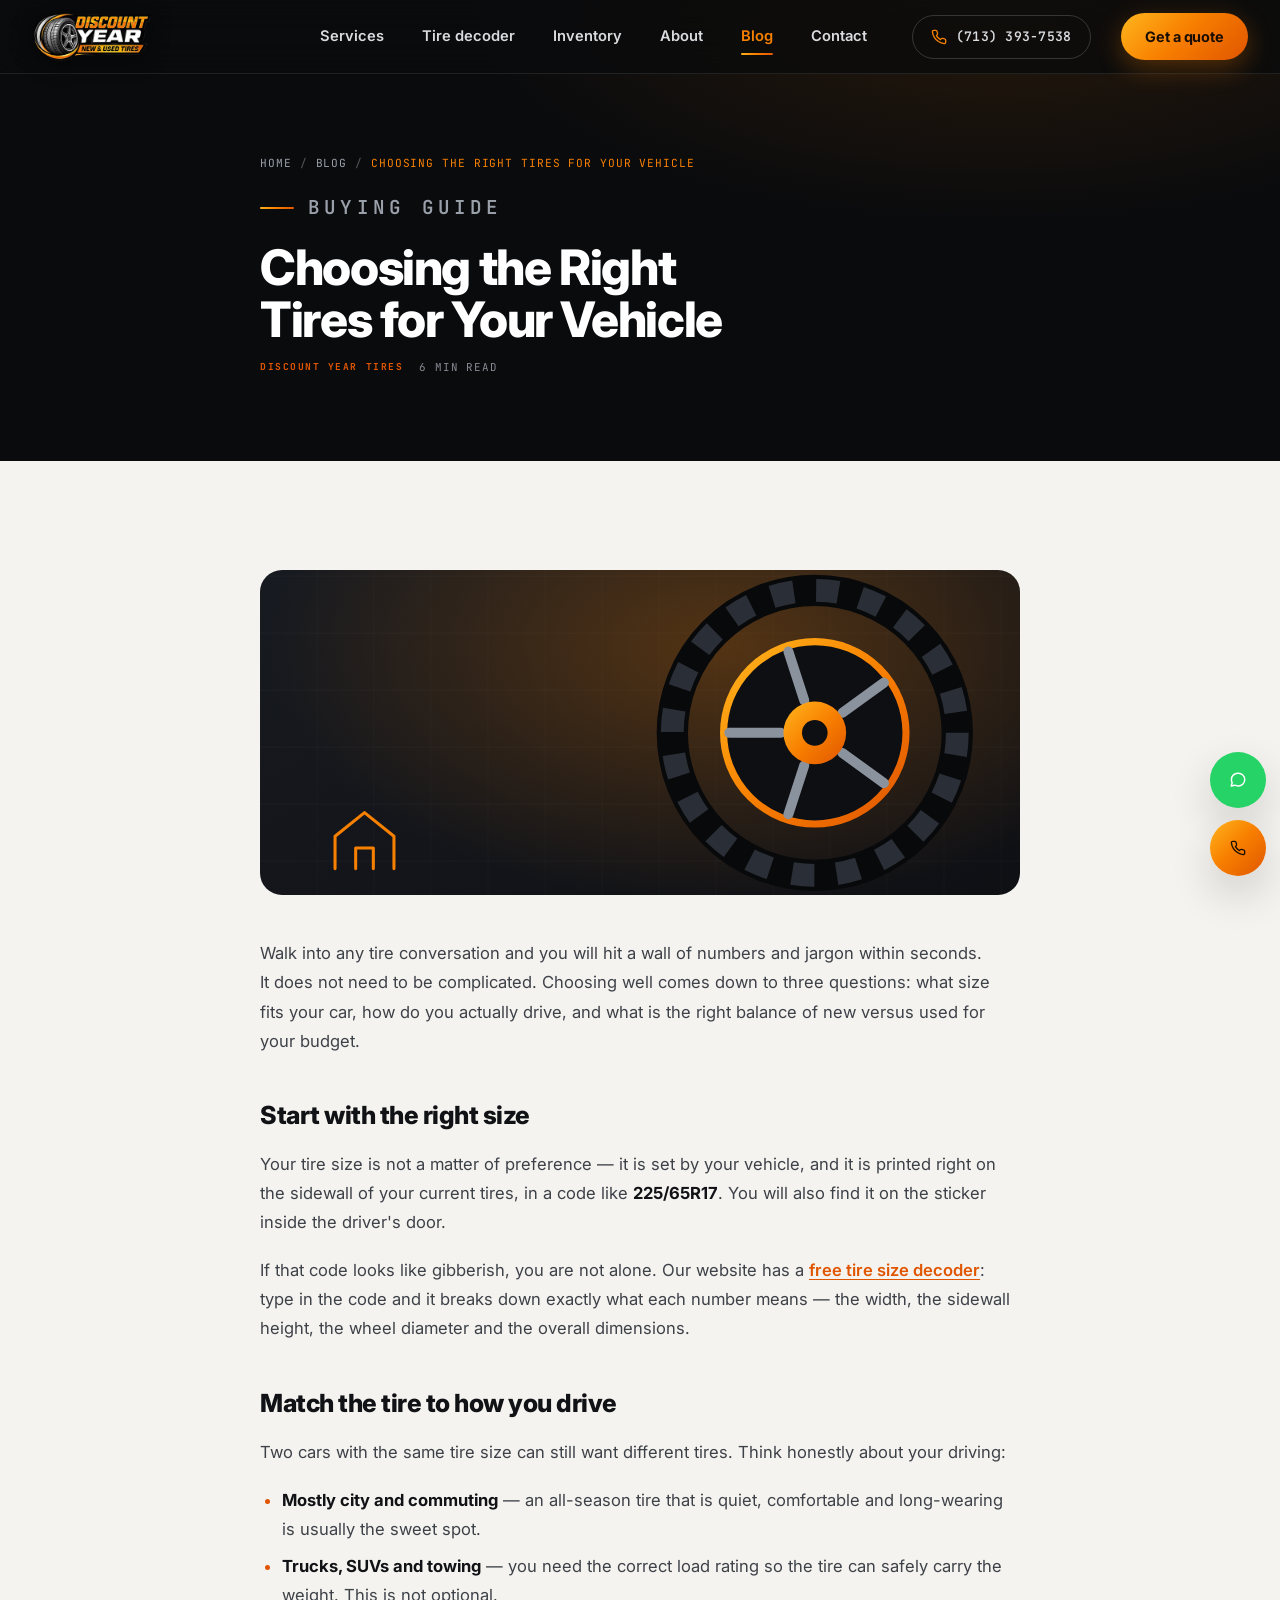
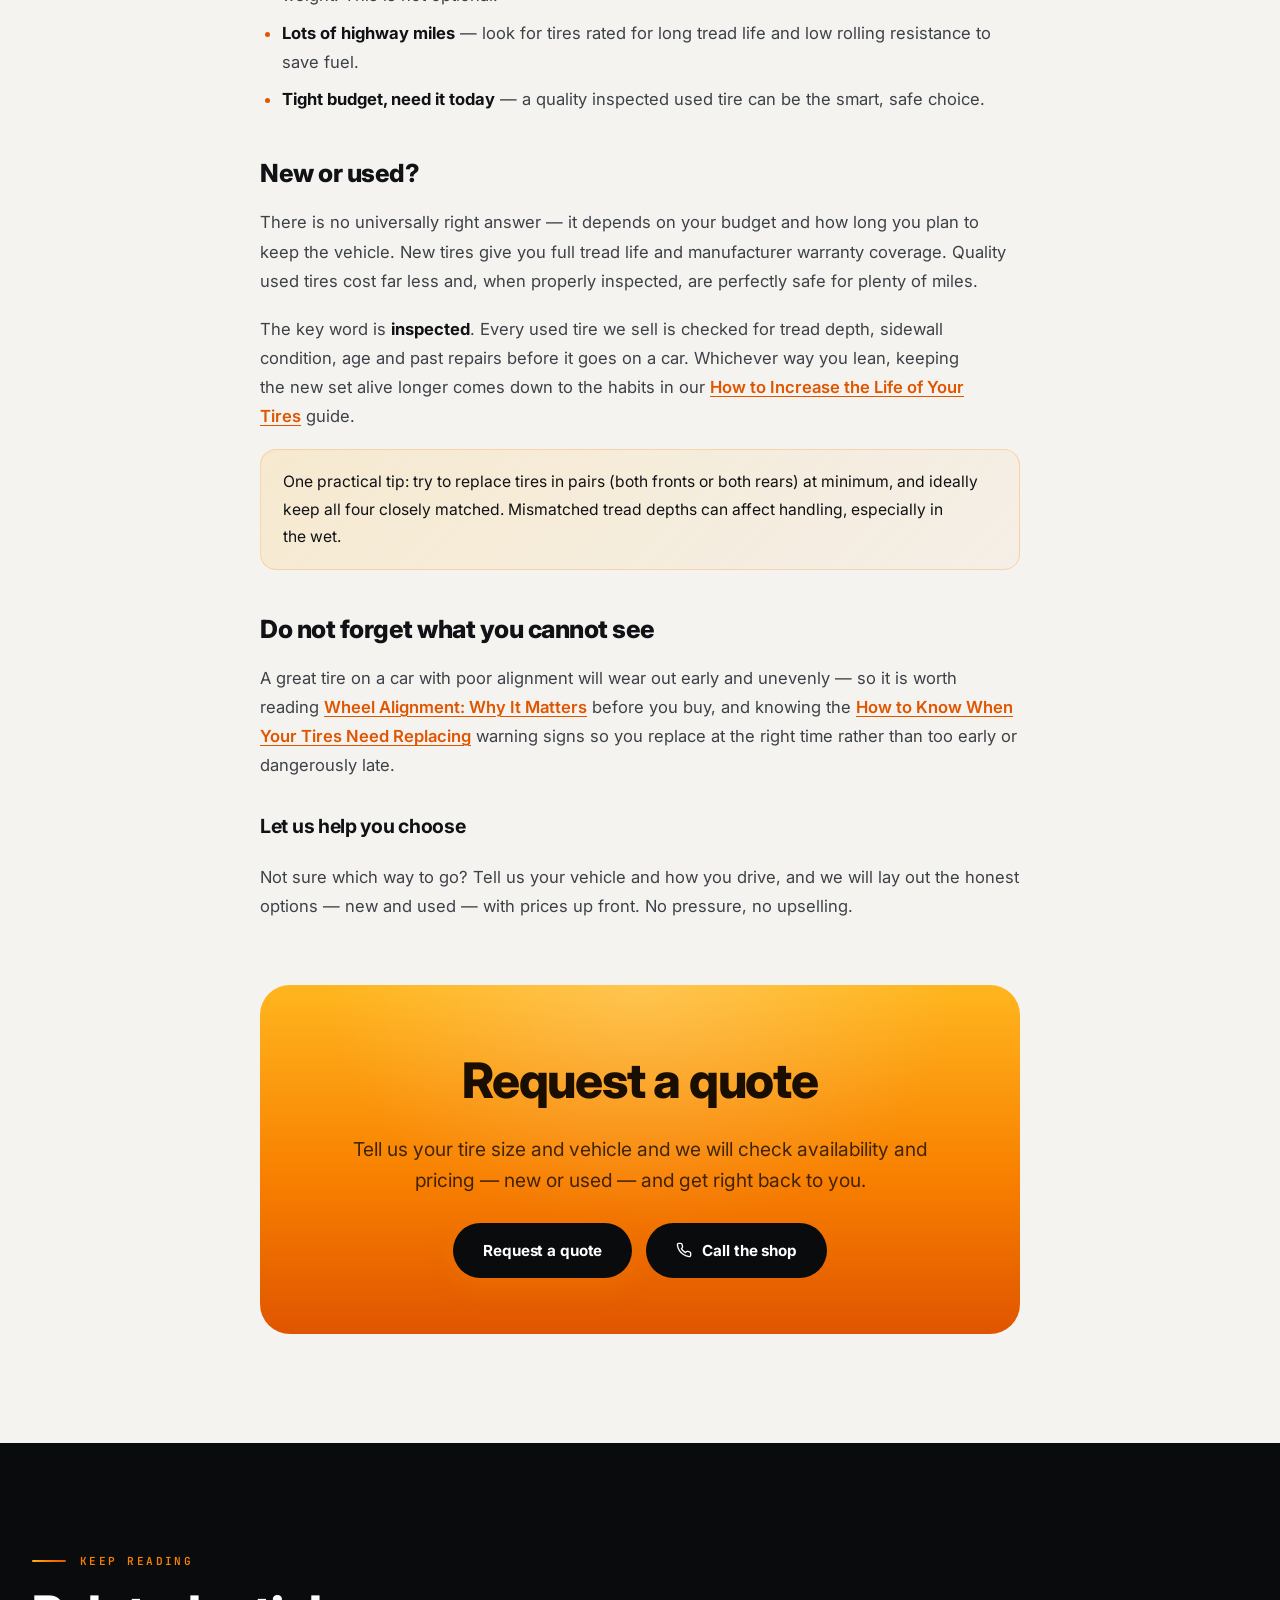
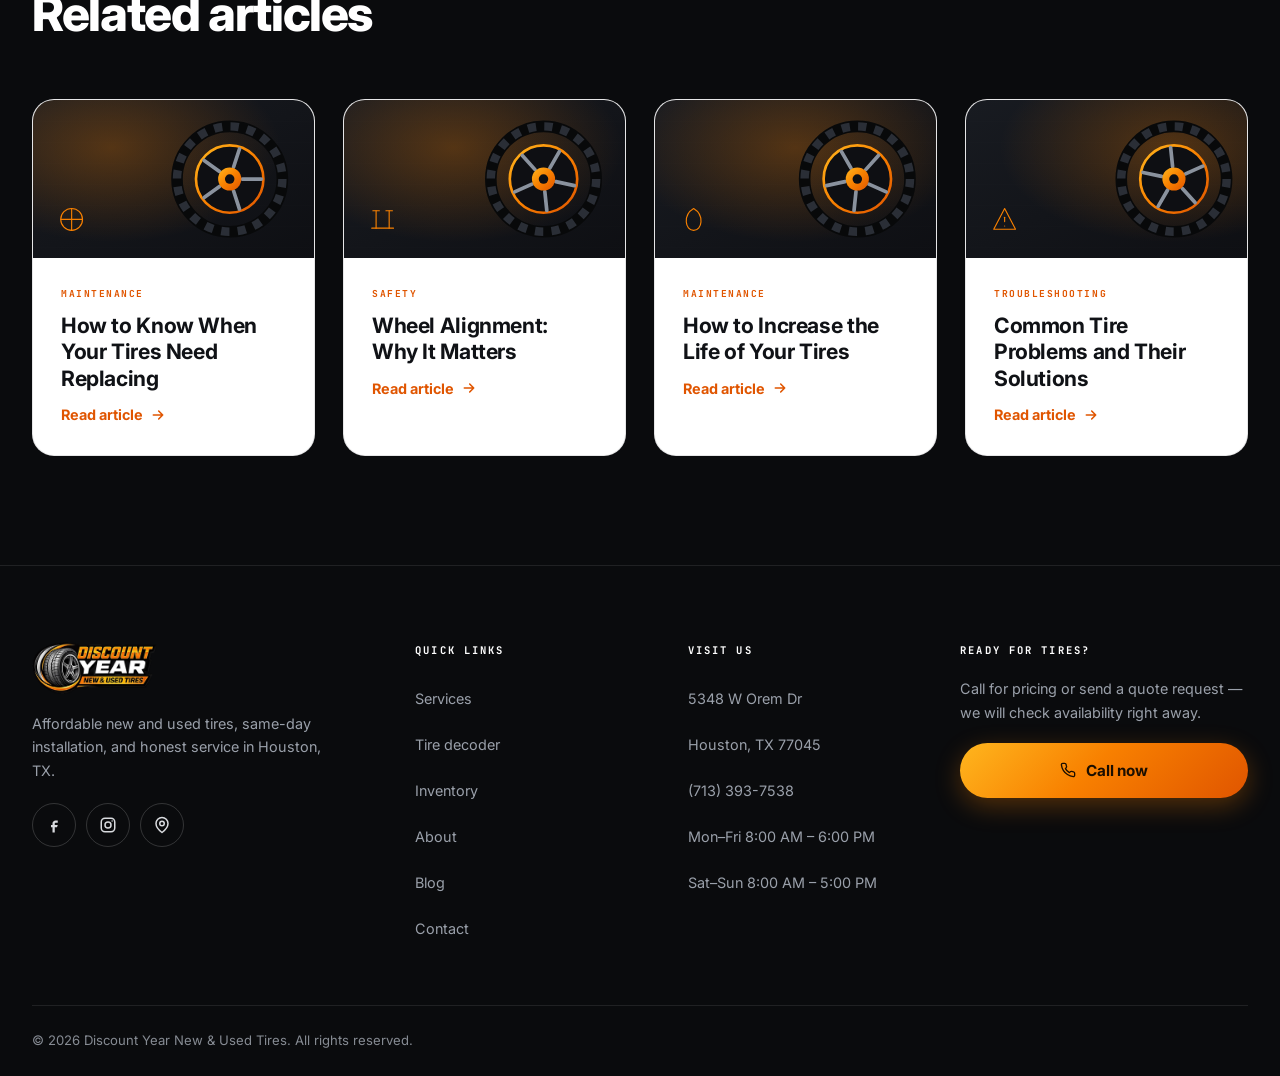
<file: blog/choose-right-tires.html>
<!DOCTYPE html>
<html lang="en">
<head>
<meta charset="UTF-8">
<meta name="viewport" content="width=device-width, initial-scale=1, viewport-fit=cover">
<meta name="theme-color" content="#0a0b0d">
<title>Choosing the Right Tires for Your Vehicle | Discount Year Tires</title>
<meta name="description" content="How to choose the right tires: reading your tire size, matching the tire to how you drive, and deciding between new and quality used tires.">
<link rel="canonical" href="https://www.discountyeartires.com/blog/choose-right-tires.html">

<link rel="icon" href="../assets/mark-32.png" sizes="32x32">
<link rel="icon" href="../assets/mark-192.png" sizes="192x192">
<link rel="apple-touch-icon" href="../assets/mark-180.png">
<link rel="manifest" href="../site.webmanifest">

<link rel="preconnect" href="https://fonts.googleapis.com">
<link rel="preconnect" href="https://fonts.gstatic.com" crossorigin>
<link rel="preload" as="style" href="https://fonts.googleapis.com/css2?family=Inter:wght@400;500;600;700;800&family=JetBrains+Mono:wght@500;600;700&display=swap">
<link rel="stylesheet" href="https://fonts.googleapis.com/css2?family=Inter:wght@400;500;600;700;800&family=JetBrains+Mono:wght@500;600;700&display=swap" media="print" onload="this.media='all'">
<noscript><link rel="stylesheet" href="https://fonts.googleapis.com/css2?family=Inter:wght@400;500;600;700;800&family=JetBrains+Mono:wght@500;600;700&display=swap"></noscript>

<link rel="preload" as="image" href="../assets/logo-600.webp" type="image/webp">
<script>
/* Loader escape hatch — ES5, isolated, so a failure in script.js can never trap
   the page behind the loading overlay. */
(function () {
  function release() {
    var b = document.body; if (!b) return;
    b.className = b.className.replace(/\bis-loading\b/g, '');
    var l = document.getElementById('loader');
    if (l && l.parentNode) l.parentNode.removeChild(l);
  }
  window.setTimeout(release, 4000);
  window.addEventListener('error', function () { window.setTimeout(release, 300); });
})();
</script>
<noscript>
  <style>
    .loader,.cursor,.cursor-shadow,.scroll-progress { display:none !important; }
    body.is-loading { overflow:visible !important; }
    .reveal { opacity:1 !important; transform:none !important; }
    .hero-copy > *,.hero-visual,.scroll-cue { opacity:1 !important; transform:none !important; animation:none !important; }
    .reveal-line > i { transform:none !important; animation:none !important; }
    .stat-num { visibility:visible; }
  </style>
</noscript>

<link rel="stylesheet" href="../styles.css">

<meta property="og:type" content="article">
<meta property="og:title" content="Choosing the Right Tires for Your Vehicle | Discount Year Tires">
<meta property="og:description" content="How to choose the right tires: reading your tire size, matching the tire to how you drive, and deciding between new and quality used tires.">
<meta property="og:image" content="https://www.discountyeartires.com/assets/logo-1200.png">
<meta name="twitter:card" content="summary_large_image">
<meta name="twitter:title" content="Choosing the Right Tires for Your Vehicle | Discount Year Tires">
<meta name="twitter:description" content="How to choose the right tires: reading your tire size, matching the tire to how you drive, and deciding between new and quality used tires.">
<meta name="twitter:image" content="https://www.discountyeartires.com/assets/logo-1200.png">
<meta property="og:url" content="https://www.discountyeartires.com/blog/choose-right-tires.html">
<script type="application/ld+json">{"@context": "https://schema.org", "@type": "BlogPosting", "headline": "Choosing the Right Tires for Your Vehicle", "description": "How to choose the right tires: reading your tire size, matching the tire to how you drive, and deciding between new and quality used tires.", "author": {"@type": "Organization", "name": "Discount Year New & Used Tires"}, "publisher": {"@type": "Organization", "name": "Discount Year New & Used Tires", "logo": {"@type": "ImageObject", "url": "https://www.discountyeartires.com/assets/logo-1200.png"}}, "mainEntityOfPage": "https://www.discountyeartires.com/blog/choose-right-tires.html", "image": "https://www.discountyeartires.com/assets/logo-1200.png"}</script>
<script type="application/ld+json">{"@context": "https://schema.org", "@type": "BreadcrumbList", "itemListElement": [{"@type": "ListItem", "position": 1, "name": "Home", "item": "https://www.discountyeartires.com/"}, {"@type": "ListItem", "position": 2, "name": "Blog", "item": "https://www.discountyeartires.com/blog/"}, {"@type": "ListItem", "position": 3, "name": "Choosing the Right Tires for Your Vehicle", "item": "https://www.discountyeartires.com/blog/choose-right-tires.html"}]}</script>
</head>
<body class="is-loading page-solid-nav">
<a class="skip-link" href="#main">Skip to main content</a>
<div class="loader" id="loader" role="status" aria-live="polite">
  <div class="loader-inner">
    <div class="loader-tyre"><svg class="" viewBox="0 0 200 200" xmlns="http://www.w3.org/2000/svg" >
<defs>
<radialGradient id="rub-loader" cx="34%" cy="24%" r="82%">
  <stop offset="0%" stop-color="#6e737c"/>
  <stop offset="35%" stop-color="#474c54"/>
  <stop offset="70%" stop-color="#2b2f35"/>
  <stop offset="100%" stop-color="#1a1d21"/>
</radialGradient>
<radialGradient id="wall-loader" cx="34%" cy="26%" r="80%">
  <stop offset="0%" stop-color="#3d4046"/>
  <stop offset="55%" stop-color="#212429"/>
  <stop offset="100%" stop-color="#121418"/>
</radialGradient>
<linearGradient id="chrome-loader" x1="18%" y1="4%" x2="82%" y2="96%">
  <stop offset="0%"   stop-color="#ffffff"/>
  <stop offset="18%"  stop-color="#d8dde4"/>
  <stop offset="38%"  stop-color="#9aa2ad"/>
  <stop offset="52%"  stop-color="#e8ecf1"/>
  <stop offset="70%"  stop-color="#79818d"/>
  <stop offset="88%"  stop-color="#c2c8d1"/>
  <stop offset="100%" stop-color="#5a626d"/>
</linearGradient>
<linearGradient id="spoke-loader" x1="20%" y1="0%" x2="80%" y2="100%">
  <stop offset="0%"   stop-color="#eef1f5"/>
  <stop offset="45%"  stop-color="#aab2bd"/>
  <stop offset="100%" stop-color="#6d757f"/>
</linearGradient>
<linearGradient id="cap-loader" x1="20%" y1="0%" x2="80%" y2="100%">
  <stop offset="0%"   stop-color="#ffb61e"/>
  <stop offset="50%"  stop-color="#f88000"/>
  <stop offset="100%" stop-color="#e05500"/>
</linearGradient>
<radialGradient id="gloss-loader" cx="32%" cy="22%" r="52%">
  <stop offset="0%"   stop-color="#ffffff" stop-opacity=".30"/>
  <stop offset="60%"  stop-color="#ffffff" stop-opacity=".05"/>
  <stop offset="100%" stop-color="#ffffff" stop-opacity="0"/>
</radialGradient>
</defs>
<g class="tyre-spin">
<circle cx="100.0" cy="100.0" r="97.0" fill="#08090a"/>
<g fill="url(#rub-loader)">
<path d="M101.96 4.52A95.50 95.50 0 0 1 111.06 5.14L108.92 23.52A77.00 77.00 0 0 0 101.58 23.02Z"/>
<path d="M114.94 5.68A95.50 95.50 0 0 1 123.88 7.53L120.25 21.57A81.00 81.00 0 0 0 112.67 20.00Z"/>
<path d="M127.64 8.59A95.50 95.50 0 0 1 136.24 11.65L129.22 28.76A77.00 77.00 0 0 0 122.29 26.30Z"/>
<path d="M139.83 13.20A95.50 95.50 0 0 1 147.94 17.40L140.66 29.94A81.00 81.00 0 0 0 133.79 26.38Z"/>
<path d="M151.28 19.44A95.50 95.50 0 0 1 158.74 24.70L147.36 39.29A77.00 77.00 0 0 0 141.35 35.04Z"/>
<path d="M161.77 27.17A95.50 95.50 0 0 1 168.44 33.40L158.05 43.51A81.00 81.00 0 0 0 152.39 38.23Z"/>
<path d="M171.12 36.26A95.50 95.50 0 0 1 176.88 43.34L161.98 54.32A77.00 77.00 0 0 0 157.34 48.61Z"/>
<path d="M179.13 46.54A95.50 95.50 0 0 1 183.88 54.34L171.14 61.27A81.00 81.00 0 0 0 167.12 54.65Z"/>
<path d="M185.68 57.81A95.50 95.50 0 0 1 189.31 66.18L172.01 72.73A77.00 77.00 0 0 0 169.08 65.98Z"/>
<path d="M190.62 69.87A95.50 95.50 0 0 1 193.08 78.66L178.95 81.90A81.00 81.00 0 0 0 176.86 74.44Z"/>
<path d="M193.88 82.49A95.50 95.50 0 0 1 195.12 91.53L176.70 93.17A77.00 77.00 0 0 0 175.69 85.88Z"/>
<path d="M195.39 95.44A95.50 95.50 0 0 1 195.39 104.56L180.91 103.87A81.00 81.00 0 0 0 180.91 96.13Z"/>
<path d="M195.12 108.47A95.50 95.50 0 0 1 193.88 117.51L175.69 114.12A77.00 77.00 0 0 0 176.70 106.83Z"/>
<path d="M193.08 121.34A95.50 95.50 0 0 1 190.62 130.13L176.86 125.56A81.00 81.00 0 0 0 178.95 118.10Z"/>
<path d="M189.31 133.82A95.50 95.50 0 0 1 185.68 142.19L169.08 134.02A77.00 77.00 0 0 0 172.01 127.27Z"/>
<path d="M183.88 145.66A95.50 95.50 0 0 1 179.13 153.46L167.12 145.35A81.00 81.00 0 0 0 171.14 138.73Z"/>
<path d="M176.88 156.66A95.50 95.50 0 0 1 171.12 163.74L157.34 151.39A77.00 77.00 0 0 0 161.98 145.68Z"/>
<path d="M168.44 166.60A95.50 95.50 0 0 1 161.77 172.83L152.39 161.77A81.00 81.00 0 0 0 158.05 156.49Z"/>
<path d="M158.74 175.30A95.50 95.50 0 0 1 151.28 180.56L141.35 164.96A77.00 77.00 0 0 0 147.36 160.71Z"/>
<path d="M147.94 182.60A95.50 95.50 0 0 1 139.83 186.80L133.79 173.62A81.00 81.00 0 0 0 140.66 170.06Z"/>
<path d="M136.24 188.35A95.50 95.50 0 0 1 127.64 191.41L122.29 173.70A77.00 77.00 0 0 0 129.22 171.24Z"/>
<path d="M123.88 192.47A95.50 95.50 0 0 1 114.94 194.32L112.67 180.00A81.00 81.00 0 0 0 120.25 178.43Z"/>
<path d="M111.06 194.86A95.50 95.50 0 0 1 101.96 195.48L101.58 176.98A77.00 77.00 0 0 0 108.92 176.48Z"/>
<path d="M98.04 195.48A95.50 95.50 0 0 1 88.94 194.86L90.62 180.45A81.00 81.00 0 0 0 98.34 180.98Z"/>
<path d="M85.06 194.32A95.50 95.50 0 0 1 76.12 192.47L80.75 174.55A77.00 77.00 0 0 0 87.95 176.05Z"/>
<path d="M72.36 191.41A95.50 95.50 0 0 1 63.76 188.35L69.26 174.94A81.00 81.00 0 0 0 76.55 177.53Z"/>
<path d="M60.17 186.80A95.50 95.50 0 0 1 52.06 182.60L61.35 166.60A77.00 77.00 0 0 0 67.88 169.98Z"/>
<path d="M48.72 180.56A95.50 95.50 0 0 1 41.26 175.30L50.18 163.87A81.00 81.00 0 0 0 56.50 168.33Z"/>
<path d="M38.23 172.83A95.50 95.50 0 0 1 31.56 166.60L44.81 153.70A77.00 77.00 0 0 0 50.19 158.72Z"/>
<path d="M28.88 163.74A95.50 95.50 0 0 1 23.12 156.66L34.80 148.06A81.00 81.00 0 0 0 39.68 154.06Z"/>
<path d="M20.87 153.46A95.50 95.50 0 0 1 16.12 145.66L32.37 136.82A77.00 77.00 0 0 0 36.20 143.11Z"/>
<path d="M14.32 142.19A95.50 95.50 0 0 1 10.69 133.82L24.25 128.68A81.00 81.00 0 0 0 27.33 135.78Z"/>
<path d="M9.38 130.13A95.50 95.50 0 0 1 6.92 121.34L24.95 117.21A77.00 77.00 0 0 0 26.93 124.29Z"/>
<path d="M6.12 117.51A95.50 95.50 0 0 1 4.88 108.47L19.32 107.18A81.00 81.00 0 0 0 20.37 114.85Z"/>
<path d="M4.61 104.56A95.50 95.50 0 0 1 4.61 95.44L23.09 96.32A77.00 77.00 0 0 0 23.09 103.68Z"/>
<path d="M4.88 91.53A95.50 95.50 0 0 1 6.12 82.49L20.37 85.15A81.00 81.00 0 0 0 19.32 92.82Z"/>
<path d="M6.92 78.66A95.50 95.50 0 0 1 9.38 69.87L26.93 75.71A77.00 77.00 0 0 0 24.95 82.79Z"/>
<path d="M10.69 66.18A95.50 95.50 0 0 1 14.32 57.81L27.33 64.22A81.00 81.00 0 0 0 24.25 71.32Z"/>
<path d="M16.12 54.34A95.50 95.50 0 0 1 20.87 46.54L36.20 56.89A77.00 77.00 0 0 0 32.37 63.18Z"/>
<path d="M23.12 43.34A95.50 95.50 0 0 1 28.88 36.26L39.68 45.94A81.00 81.00 0 0 0 34.80 51.94Z"/>
<path d="M31.56 33.40A95.50 95.50 0 0 1 38.23 27.17L50.19 41.28A77.00 77.00 0 0 0 44.81 46.30Z"/>
<path d="M41.26 24.70A95.50 95.50 0 0 1 48.72 19.44L56.50 31.67A81.00 81.00 0 0 0 50.18 36.13Z"/>
<path d="M52.06 17.40A95.50 95.50 0 0 1 60.17 13.20L67.88 30.02A77.00 77.00 0 0 0 61.35 33.40Z"/>
<path d="M63.76 11.65A95.50 95.50 0 0 1 72.36 8.59L76.55 22.47A81.00 81.00 0 0 0 69.26 25.06Z"/>
<path d="M76.12 7.53A95.50 95.50 0 0 1 85.06 5.68L87.95 23.95A77.00 77.00 0 0 0 80.75 25.45Z"/>
<path d="M88.94 5.14A95.50 95.50 0 0 1 98.04 4.52L98.34 19.02A81.00 81.00 0 0 0 90.62 19.55Z"/>
</g>
<g fill="#08090a">
<path d="M106.92 2.75A97.50 97.50 0 0 1 110.63 3.08L109.81 10.54A90.00 90.00 0 0 0 106.39 10.23Z"/>
<path d="M120.10 4.59A97.50 97.50 0 0 1 123.73 5.43L121.91 12.71A90.00 90.00 0 0 0 118.55 11.93Z"/>
<path d="M132.90 8.22A97.50 97.50 0 0 1 136.39 9.54L133.59 16.50A90.00 90.00 0 0 0 130.37 15.28Z"/>
<path d="M145.09 13.55A97.50 97.50 0 0 1 148.37 15.34L144.64 21.85A90.00 90.00 0 0 0 141.62 20.20Z"/>
<path d="M156.44 20.50A97.50 97.50 0 0 1 159.44 22.72L154.87 28.66A90.00 90.00 0 0 0 152.10 26.61Z"/>
<path d="M166.74 28.93A97.50 97.50 0 0 1 169.41 31.53L164.07 36.80A90.00 90.00 0 0 0 161.61 34.39Z"/>
<path d="M175.80 38.68A97.50 97.50 0 0 1 178.09 41.62L172.08 46.11A90.00 90.00 0 0 0 169.97 43.39Z"/>
<path d="M183.44 49.57A97.50 97.50 0 0 1 185.31 52.80L178.75 56.43A90.00 90.00 0 0 0 177.03 53.45Z"/>
<path d="M189.53 61.40A97.50 97.50 0 0 1 190.94 64.85L183.95 67.56A90.00 90.00 0 0 0 182.65 64.37Z"/>
<path d="M193.96 73.95A97.50 97.50 0 0 1 194.88 77.56L187.58 79.29A90.00 90.00 0 0 0 186.73 75.96Z"/>
<path d="M196.63 86.99A97.50 97.50 0 0 1 197.05 90.69L189.59 91.41A90.00 90.00 0 0 0 189.19 87.99Z"/>
<path d="M197.50 100.27A97.50 97.50 0 0 1 197.42 103.99L189.92 103.69A90.00 90.00 0 0 0 190.00 100.25Z"/>
<path d="M196.56 113.54A97.50 97.50 0 0 1 195.97 117.22L188.58 115.90A90.00 90.00 0 0 0 189.13 112.50Z"/>
<path d="M193.81 126.56A97.50 97.50 0 0 1 192.73 130.13L185.60 127.81A90.00 90.00 0 0 0 186.60 124.52Z"/>
<path d="M189.32 139.09A97.50 97.50 0 0 1 187.76 142.47L181.01 139.21A90.00 90.00 0 0 0 182.45 136.08Z"/>
<path d="M183.17 150.89A97.50 97.50 0 0 1 181.16 154.03L174.92 149.87A90.00 90.00 0 0 0 176.77 146.97Z"/>
<path d="M175.46 161.74A97.50 97.50 0 0 1 173.05 164.58L167.43 159.61A90.00 90.00 0 0 0 169.66 156.99Z"/>
<path d="M166.35 171.44A97.50 97.50 0 0 1 163.57 173.92L158.68 168.24A90.00 90.00 0 0 0 161.25 165.94Z"/>
<path d="M156.01 179.81A97.50 97.50 0 0 1 152.92 181.89L148.85 175.59A90.00 90.00 0 0 0 151.70 173.67Z"/>
<path d="M144.62 186.69A97.50 97.50 0 0 1 141.27 188.33L138.10 181.54A90.00 90.00 0 0 0 141.19 180.02Z"/>
<path d="M132.40 191.96A97.50 97.50 0 0 1 128.86 193.13L126.64 185.97A90.00 90.00 0 0 0 129.91 184.89Z"/>
<path d="M119.58 195.51A97.50 97.50 0 0 1 115.91 196.19L114.69 188.79A90.00 90.00 0 0 0 118.07 188.17Z"/>
<path d="M106.39 197.29A97.50 97.50 0 0 1 102.66 197.46L102.46 189.97A90.00 90.00 0 0 0 105.90 189.81Z"/>
<path d="M93.08 197.25A97.50 97.50 0 0 1 89.37 196.92L90.19 189.46A90.00 90.00 0 0 0 93.61 189.77Z"/>
<path d="M79.90 195.41A97.50 97.50 0 0 1 76.27 194.57L78.09 187.29A90.00 90.00 0 0 0 81.45 188.07Z"/>
<path d="M67.10 191.78A97.50 97.50 0 0 1 63.61 190.46L66.41 183.50A90.00 90.00 0 0 0 69.63 184.72Z"/>
<path d="M54.91 186.45A97.50 97.50 0 0 1 51.63 184.66L55.36 178.15A90.00 90.00 0 0 0 58.38 179.80Z"/>
<path d="M43.56 179.50A97.50 97.50 0 0 1 40.56 177.28L45.13 171.34A90.00 90.00 0 0 0 47.90 173.39Z"/>
<path d="M33.26 171.07A97.50 97.50 0 0 1 30.59 168.47L35.93 163.20A90.00 90.00 0 0 0 38.39 165.61Z"/>
<path d="M24.20 161.32A97.50 97.50 0 0 1 21.91 158.38L27.92 153.89A90.00 90.00 0 0 0 30.03 156.61Z"/>
<path d="M16.56 150.43A97.50 97.50 0 0 1 14.69 147.20L21.25 143.57A90.00 90.00 0 0 0 22.97 146.55Z"/>
<path d="M10.47 138.60A97.50 97.50 0 0 1 9.06 135.15L16.05 132.44A90.00 90.00 0 0 0 17.35 135.63Z"/>
<path d="M6.04 126.05A97.50 97.50 0 0 1 5.12 122.44L12.42 120.71A90.00 90.00 0 0 0 13.27 124.04Z"/>
<path d="M3.37 113.01A97.50 97.50 0 0 1 2.95 109.31L10.41 108.59A90.00 90.00 0 0 0 10.81 112.01Z"/>
<path d="M2.50 99.73A97.50 97.50 0 0 1 2.58 96.01L10.08 96.31A90.00 90.00 0 0 0 10.00 99.75Z"/>
<path d="M3.44 86.46A97.50 97.50 0 0 1 4.03 82.78L11.42 84.10A90.00 90.00 0 0 0 10.87 87.50Z"/>
<path d="M6.19 73.44A97.50 97.50 0 0 1 7.27 69.87L14.40 72.19A90.00 90.00 0 0 0 13.40 75.48Z"/>
<path d="M10.68 60.91A97.50 97.50 0 0 1 12.24 57.53L18.99 60.79A90.00 90.00 0 0 0 17.55 63.92Z"/>
<path d="M16.83 49.11A97.50 97.50 0 0 1 18.84 45.97L25.08 50.13A90.00 90.00 0 0 0 23.23 53.03Z"/>
<path d="M24.54 38.26A97.50 97.50 0 0 1 26.95 35.42L32.57 40.39A90.00 90.00 0 0 0 30.34 43.01Z"/>
<path d="M33.65 28.56A97.50 97.50 0 0 1 36.43 26.08L41.32 31.76A90.00 90.00 0 0 0 38.75 34.06Z"/>
<path d="M43.99 20.19A97.50 97.50 0 0 1 47.08 18.11L51.15 24.41A90.00 90.00 0 0 0 48.30 26.33Z"/>
<path d="M55.38 13.31A97.50 97.50 0 0 1 58.73 11.67L61.90 18.46A90.00 90.00 0 0 0 58.81 19.98Z"/>
<path d="M67.60 8.04A97.50 97.50 0 0 1 71.14 6.87L73.36 14.03A90.00 90.00 0 0 0 70.09 15.11Z"/>
<path d="M80.42 4.49A97.50 97.50 0 0 1 84.09 3.81L85.31 11.21A90.00 90.00 0 0 0 81.93 11.83Z"/>
<path d="M93.61 2.71A97.50 97.50 0 0 1 97.34 2.54L97.54 10.03A90.00 90.00 0 0 0 94.10 10.19Z"/>
</g>
<circle cx="100.0" cy="100.0" r="86.5" fill="none" stroke="#08090a" stroke-width="4.2"/>
<circle cx="100.0" cy="100.0" r="90.0" fill="none" stroke="#08090a" stroke-width="2.2"/>
<circle cx="100.0" cy="100.0" r="80.0" fill="none" stroke="#08090a" stroke-width="2.2"/>
<circle cx="100.0" cy="100.0" r="76.0" fill="url(#wall-loader)"/>
<circle cx="100.0" cy="100.0" r="71.0" fill="none" stroke="#3a3e45" stroke-width="1.1" stroke-opacity=".85"/>
<circle cx="100.0" cy="100.0" r="65.0" fill="none" stroke="#0c0d10" stroke-width="2.4"/>
<circle cx="100.0" cy="100.0" r="60.5" fill="url(#chrome-loader)"/>
<circle cx="100.0" cy="100.0" r="57.0" fill="#1b1e24"/>
<circle cx="100.0" cy="100.0" r="56.0" fill="url(#chrome-loader)" opacity=".28"/>
<g fill="url(#spoke-loader)" stroke="#5c636e" stroke-width="0.7" stroke-linejoin="round">
<path d="M85.57 47.96L91.45 62.07L96.82 77.54L97.95 81.11L102.05 81.11L103.18 77.54L108.55 62.07L114.43 47.96Z"/>
<path d="M145.03 70.20L133.43 80.14L120.37 90.04L117.33 92.21L118.60 96.11L122.34 96.09L138.71 96.42L153.95 97.64Z"/>
<path d="M142.26 133.62L129.21 125.66L115.77 116.30L112.76 114.08L109.44 116.49L110.63 120.04L115.37 135.71L118.91 150.58Z"/>
<path d="M81.09 150.58L84.63 135.71L89.37 120.04L90.56 116.49L87.24 114.08L84.23 116.30L70.79 125.66L57.74 133.62Z"/>
<path d="M46.05 97.64L61.29 96.42L77.66 96.09L81.40 96.11L82.67 92.21L79.63 90.04L66.57 80.14L54.97 70.20Z"/>
</g>
<circle cx="100.0" cy="100.0" r="22.0" fill="url(#chrome-loader)"/>
<g fill="#4e555f">
<circle cx="110.29" cy="85.84" r="2.6"/>
<circle cx="116.64" cy="105.41" r="2.6"/>
<circle cx="100.00" cy="117.50" r="2.6"/>
<circle cx="83.36" cy="105.41" r="2.6"/>
<circle cx="89.71" cy="85.84" r="2.6"/>
</g>
<circle cx="100.0" cy="100.0" r="15.0" fill="url(#cap-loader)"/>
<circle cx="100.0" cy="100.0" r="11.0" fill="#0e0f12" opacity=".55"/>
</g>
<circle cx="100.0" cy="100.0" r="97.0" fill="url(#gloss-loader)" pointer-events="none"/>
<circle cx="100.0" cy="100.0" r="97.0" fill="none" stroke="#000" stroke-opacity=".5" stroke-width="1.5"/>
</svg></div>
    <div class="loader-meter">
      <div class="loader-pct mono" id="loaderPct">00<span>%</span></div>
      <div class="loader-bar"><i id="loaderBar"></i></div>
      <div class="loader-label">Discount Year Tires</div>
    </div>
  </div>
</div>
<div class="cursor-shadow" id="cursorShadow" aria-hidden="true"></div>
<div class="cursor" id="cursor" aria-hidden="true">
  <span class="cursor-ring"></span>
  <div class="cursor-tyre"><svg class="" viewBox="0 0 200 200" xmlns="http://www.w3.org/2000/svg" >
<defs>
<radialGradient id="rub-cursor" cx="34%" cy="24%" r="82%">
  <stop offset="0%" stop-color="#6e737c"/>
  <stop offset="35%" stop-color="#474c54"/>
  <stop offset="70%" stop-color="#2b2f35"/>
  <stop offset="100%" stop-color="#1a1d21"/>
</radialGradient>
<radialGradient id="wall-cursor" cx="34%" cy="26%" r="80%">
  <stop offset="0%" stop-color="#3d4046"/>
  <stop offset="55%" stop-color="#212429"/>
  <stop offset="100%" stop-color="#121418"/>
</radialGradient>
<linearGradient id="chrome-cursor" x1="18%" y1="4%" x2="82%" y2="96%">
  <stop offset="0%"   stop-color="#ffffff"/>
  <stop offset="18%"  stop-color="#d8dde4"/>
  <stop offset="38%"  stop-color="#9aa2ad"/>
  <stop offset="52%"  stop-color="#e8ecf1"/>
  <stop offset="70%"  stop-color="#79818d"/>
  <stop offset="88%"  stop-color="#c2c8d1"/>
  <stop offset="100%" stop-color="#5a626d"/>
</linearGradient>
<linearGradient id="spoke-cursor" x1="20%" y1="0%" x2="80%" y2="100%">
  <stop offset="0%"   stop-color="#eef1f5"/>
  <stop offset="45%"  stop-color="#aab2bd"/>
  <stop offset="100%" stop-color="#6d757f"/>
</linearGradient>
<linearGradient id="cap-cursor" x1="20%" y1="0%" x2="80%" y2="100%">
  <stop offset="0%"   stop-color="#ffb61e"/>
  <stop offset="50%"  stop-color="#f88000"/>
  <stop offset="100%" stop-color="#e05500"/>
</linearGradient>
<radialGradient id="gloss-cursor" cx="32%" cy="22%" r="52%">
  <stop offset="0%"   stop-color="#ffffff" stop-opacity=".30"/>
  <stop offset="60%"  stop-color="#ffffff" stop-opacity=".05"/>
  <stop offset="100%" stop-color="#ffffff" stop-opacity="0"/>
</radialGradient>
</defs>
<g class="tyre-spin">
<circle cx="100.0" cy="100.0" r="97.0" fill="#08090a"/>
<g fill="url(#rub-cursor)">
<path d="M103.64 4.57A95.50 95.50 0 0 1 117.68 6.15L114.26 24.33A77.00 77.00 0 0 0 102.94 23.06Z"/>
<path d="M124.79 7.77A95.50 95.50 0 0 1 138.12 12.44L130.74 29.40A77.00 77.00 0 0 0 119.98 25.64Z"/>
<path d="M144.69 15.60A95.50 95.50 0 0 1 156.65 23.12L145.68 38.01A77.00 77.00 0 0 0 136.03 31.95Z"/>
<path d="M162.35 27.66A95.50 95.50 0 0 1 172.34 37.65L158.33 49.73A77.00 77.00 0 0 0 150.27 41.67Z"/>
<path d="M176.88 43.35A95.50 95.50 0 0 1 184.40 55.31L168.05 63.97A77.00 77.00 0 0 0 161.99 54.32Z"/>
<path d="M187.56 61.88A95.50 95.50 0 0 1 192.23 75.21L174.36 80.02A77.00 77.00 0 0 0 170.60 69.26Z"/>
<path d="M193.85 82.32A95.50 95.50 0 0 1 195.43 96.36L176.94 97.06A77.00 77.00 0 0 0 175.67 85.74Z"/>
<path d="M195.43 103.64A95.50 95.50 0 0 1 193.85 117.68L175.67 114.26A77.00 77.00 0 0 0 176.94 102.94Z"/>
<path d="M192.23 124.79A95.50 95.50 0 0 1 187.56 138.12L170.60 130.74A77.00 77.00 0 0 0 174.36 119.98Z"/>
<path d="M184.40 144.69A95.50 95.50 0 0 1 176.88 156.65L161.99 145.68A77.00 77.00 0 0 0 168.05 136.03Z"/>
<path d="M172.34 162.35A95.50 95.50 0 0 1 162.35 172.34L150.27 158.33A77.00 77.00 0 0 0 158.33 150.27Z"/>
<path d="M156.65 176.88A95.50 95.50 0 0 1 144.69 184.40L136.03 168.05A77.00 77.00 0 0 0 145.68 161.99Z"/>
<path d="M138.12 187.56A95.50 95.50 0 0 1 124.79 192.23L119.98 174.36A77.00 77.00 0 0 0 130.74 170.60Z"/>
<path d="M117.68 193.85A95.50 95.50 0 0 1 103.64 195.43L102.94 176.94A77.00 77.00 0 0 0 114.26 175.67Z"/>
<path d="M96.36 195.43A95.50 95.50 0 0 1 82.32 193.85L85.74 175.67A77.00 77.00 0 0 0 97.06 176.94Z"/>
<path d="M75.21 192.23A95.50 95.50 0 0 1 61.88 187.56L69.26 170.60A77.00 77.00 0 0 0 80.02 174.36Z"/>
<path d="M55.31 184.40A95.50 95.50 0 0 1 43.35 176.88L54.32 161.99A77.00 77.00 0 0 0 63.97 168.05Z"/>
<path d="M37.65 172.34A95.50 95.50 0 0 1 27.66 162.35L41.67 150.27A77.00 77.00 0 0 0 49.73 158.33Z"/>
<path d="M23.12 156.65A95.50 95.50 0 0 1 15.60 144.69L31.95 136.03A77.00 77.00 0 0 0 38.01 145.68Z"/>
<path d="M12.44 138.12A95.50 95.50 0 0 1 7.77 124.79L25.64 119.98A77.00 77.00 0 0 0 29.40 130.74Z"/>
<path d="M6.15 117.68A95.50 95.50 0 0 1 4.57 103.64L23.06 102.94A77.00 77.00 0 0 0 24.33 114.26Z"/>
<path d="M4.57 96.36A95.50 95.50 0 0 1 6.15 82.32L24.33 85.74A77.00 77.00 0 0 0 23.06 97.06Z"/>
<path d="M7.77 75.21A95.50 95.50 0 0 1 12.44 61.88L29.40 69.26A77.00 77.00 0 0 0 25.64 80.02Z"/>
<path d="M15.60 55.31A95.50 95.50 0 0 1 23.12 43.35L38.01 54.32A77.00 77.00 0 0 0 31.95 63.97Z"/>
<path d="M27.66 37.65A95.50 95.50 0 0 1 37.65 27.66L49.73 41.67A77.00 77.00 0 0 0 41.67 49.73Z"/>
<path d="M43.35 23.12A95.50 95.50 0 0 1 55.31 15.60L63.97 31.95A77.00 77.00 0 0 0 54.32 38.01Z"/>
<path d="M61.88 12.44A95.50 95.50 0 0 1 75.21 7.77L80.02 25.64A77.00 77.00 0 0 0 69.26 29.40Z"/>
<path d="M82.32 6.15A95.50 95.50 0 0 1 96.36 4.57L97.06 23.06A77.00 77.00 0 0 0 85.74 24.33Z"/>
</g>
<circle cx="100.0" cy="100.0" r="86.5" fill="none" stroke="#08090a" stroke-width="3.2"/>
<circle cx="100.0" cy="100.0" r="76.0" fill="url(#wall-cursor)"/>
<circle cx="100.0" cy="100.0" r="60.5" fill="url(#chrome-cursor)"/>
<circle cx="100.0" cy="100.0" r="57.0" fill="#1b1e24"/>
<circle cx="100.0" cy="100.0" r="56.0" fill="url(#chrome-cursor)" opacity=".28"/>
<g fill="url(#spoke-cursor)" stroke="#5c636e" stroke-width="0" stroke-linejoin="round">
<path d="M84.21 48.36L90.63 62.27L96.51 77.59L97.75 81.13L102.25 81.13L103.49 77.59L109.37 62.27L115.79 48.36Z"/>
<path d="M144.23 69.03L132.99 79.43L120.24 89.76L117.25 92.03L118.64 96.31L122.39 96.39L138.78 97.25L153.99 99.06Z"/>
<path d="M143.13 132.50L129.76 125.02L115.99 116.08L112.91 113.94L109.27 116.59L110.35 120.18L114.60 136.03L117.58 151.06Z"/>
<path d="M82.42 151.06L85.40 136.03L89.65 120.18L90.73 116.59L87.09 113.94L84.01 116.08L70.24 125.02L56.87 132.50Z"/>
<path d="M46.01 99.06L61.22 97.25L77.61 96.39L81.36 96.31L82.75 92.03L79.76 89.76L67.01 79.43L55.77 69.03Z"/>
</g>
<circle cx="100.0" cy="100.0" r="22.0" fill="url(#chrome-cursor)"/>
<circle cx="100.0" cy="100.0" r="15.0" fill="url(#cap-cursor)"/>
<circle cx="100.0" cy="100.0" r="11.0" fill="#0e0f12" opacity=".55"/>
</g>
<circle cx="100.0" cy="100.0" r="97.0" fill="url(#gloss-cursor)" pointer-events="none"/>
</svg></div>
</div>
<div class="scroll-progress" id="scrollProgress" aria-hidden="true"></div>
<header class="topbar" id="topbar">
  <nav class="nav" aria-label="Main">
    <a class="brand" href="../index.html" aria-label="Discount Year New and Used Tires — home">
      <picture>
        <source srcset="../assets/logo-300.webp 300w, ../assets/logo-400.webp 400w, ../assets/logo-600.webp 600w, ../assets/logo-1200.webp 1200w"
                sizes="(max-width:680px) 190px, 300px" type="image/webp">
        <img src="../assets/logo-600.png"
             srcset="../assets/logo-300.png 300w, ../assets/logo-400.png 400w, ../assets/logo-600.png 600w, ../assets/logo-1200.png 1200w"
             sizes="(max-width:680px) 190px, 300px"
             width="600" height="249"
             alt="Discount Year New &amp; Used Tires"
             fetchpriority="high" decoding="async">
      </picture>
    </a>
    <div class="nav-links"><a href="../index.html#services">Services</a><a href="../index.html#decoder">Tire decoder</a><a href="../index.html#inventory">Inventory</a><a href="../about.html">About</a><a href="../blog/index.html" class="active">Blog</a><a href="../index.html#contact">Contact</a></div>
    <a class="nav-tel mono" href="tel:+17133937538"><svg width="16" height="16" viewBox="0 0 24 24" fill="none" stroke="currentColor" stroke-width="2" stroke-linecap="round" stroke-linejoin="round" aria-hidden="true"><path d="M22 16.9v3a2 2 0 0 1-2.2 2 19.8 19.8 0 0 1-8.6-3.1 19.5 19.5 0 0 1-6-6A19.8 19.8 0 0 1 2.1 4.2 2 2 0 0 1 4.1 2h3a2 2 0 0 1 2 1.7c.1 1 .4 1.9.7 2.8a2 2 0 0 1-.5 2.1L8.1 9.9a16 16 0 0 0 6 6l1.3-1.2a2 2 0 0 1 2.1-.5c.9.3 1.8.6 2.8.7a2 2 0 0 1 1.7 2z"/></svg><span>(713) 393-7538</span></a>
    <a class="btn btn-primary nav-cta" href="../index.html#contact" data-magnetic>Get a quote</a>
    <button class="menu-btn" id="menuBtn" type="button" aria-label="Open menu" aria-expanded="false" aria-controls="mobileNav"><span></span></button>
  </nav>
</header>

<div class="mobile-nav" id="mobileNav" aria-hidden="true">
  <a href="../index.html#services" style="--i:0">Services<span class="mono">01</span></a><a href="../index.html#decoder" style="--i:1">Tire decoder<span class="mono">02</span></a><a href="../index.html#inventory" style="--i:2">Inventory<span class="mono">03</span></a><a href="../about.html" style="--i:3">About<span class="mono">04</span></a><a href="../blog/index.html" style="--i:4">Blog<span class="mono">05</span></a><a href="../index.html#contact" style="--i:5">Contact<span class="mono">06</span></a>
  <a class="btn btn-primary btn-block" href="../index.html#contact">Get a quote</a>
</div>

<main id="main">

<section class="page-head">
  <div class="container">
    <div class="article">
      <nav class="breadcrumb" aria-label="Breadcrumb">
        <a href="../index.html">Home</a><span class="sep">/</span>
        <a href="index.html">Blog</a><span class="sep">/</span>
        <span aria-current="page">Choosing the Right Tires for Your Vehicle</span>
      </nav>
      <p class="eyebrow">Buying guide</p>
      <h1>Choosing the Right Tires for Your Vehicle</h1>
      <div class="article-meta">
        <span class="post-tag">Discount Year Tires</span>
        <span>6 min read</span>
      </div>
    </div>
  </div>
</section>

<article class="section section-light">
  <div class="container">
    <div class="article">
      <div class="article-hero" aria-hidden="true"><svg viewBox="0 0 800 450" preserveAspectRatio="xMidYMid slice" xmlns="http://www.w3.org/2000/svg" role="img" aria-label="Illustration">
  <defs>
  <linearGradient id="bg3" x1="0" y1="0" x2="1" y2="1">
    <stop offset="0" stop-color="#181b21"/>
    <stop offset="1" stop-color="#0e0f13"/>
  </linearGradient>
  <radialGradient id="glow3" cx="61%" cy="30%" r="60%">
    <stop offset="0" stop-color="#f88000" stop-opacity="0.28"/>
    <stop offset="1" stop-color="#f88000" stop-opacity="0"/>
  </radialGradient>
  <linearGradient id="ring3" x1="0" y1="0" x2="1" y2="1">
    <stop offset="0" stop-color="#ffb61e"/>
    <stop offset="0.5" stop-color="#f88000"/>
    <stop offset="1" stop-color="#e05500"/>
  </linearGradient>
</defs>
  <rect width="800" height="450" fill="url(#bg3)"/>
  <line x1="0" y1="0" x2="0" y2="450" stroke="#ffffff" stroke-opacity="0.03"/><line x1="60" y1="0" x2="60" y2="450" stroke="#ffffff" stroke-opacity="0.03"/><line x1="120" y1="0" x2="120" y2="450" stroke="#ffffff" stroke-opacity="0.03"/><line x1="180" y1="0" x2="180" y2="450" stroke="#ffffff" stroke-opacity="0.03"/><line x1="240" y1="0" x2="240" y2="450" stroke="#ffffff" stroke-opacity="0.03"/><line x1="300" y1="0" x2="300" y2="450" stroke="#ffffff" stroke-opacity="0.03"/><line x1="360" y1="0" x2="360" y2="450" stroke="#ffffff" stroke-opacity="0.03"/><line x1="420" y1="0" x2="420" y2="450" stroke="#ffffff" stroke-opacity="0.03"/><line x1="480" y1="0" x2="480" y2="450" stroke="#ffffff" stroke-opacity="0.03"/><line x1="540" y1="0" x2="540" y2="450" stroke="#ffffff" stroke-opacity="0.03"/><line x1="600" y1="0" x2="600" y2="450" stroke="#ffffff" stroke-opacity="0.03"/><line x1="660" y1="0" x2="660" y2="450" stroke="#ffffff" stroke-opacity="0.03"/><line x1="720" y1="0" x2="720" y2="450" stroke="#ffffff" stroke-opacity="0.03"/><line x1="780" y1="0" x2="780" y2="450" stroke="#ffffff" stroke-opacity="0.03"/><line x1="0" y1="0" x2="800" y2="0" stroke="#ffffff" stroke-opacity="0.03"/><line x1="0" y1="60" x2="800" y2="60" stroke="#ffffff" stroke-opacity="0.03"/><line x1="0" y1="120" x2="800" y2="120" stroke="#ffffff" stroke-opacity="0.03"/><line x1="0" y1="180" x2="800" y2="180" stroke="#ffffff" stroke-opacity="0.03"/><line x1="0" y1="240" x2="800" y2="240" stroke="#ffffff" stroke-opacity="0.03"/><line x1="0" y1="300" x2="800" y2="300" stroke="#ffffff" stroke-opacity="0.03"/><line x1="0" y1="360" x2="800" y2="360" stroke="#ffffff" stroke-opacity="0.03"/><line x1="0" y1="420" x2="800" y2="420" stroke="#ffffff" stroke-opacity="0.03"/>
  <rect width="800" height="450" fill="url(#glow3)"/>
  <g>
      <circle cx="584" cy="225" r="150" fill="none" stroke="#08090a" stroke-width="33.0"/>
      <circle cx="584" cy="225" r="150" fill="none" stroke="#2a2e36" stroke-width="24.0" stroke-dasharray="23.6 23.6"/>
      <circle cx="584" cy="225" r="96.0" fill="#0e0f13" stroke="url(#ring3)" stroke-width="7.5"/>
      <line x1="613.1" y1="246.2" x2="656.8" y2="277.9" stroke="#8a929e" stroke-width="10.5" stroke-linecap="round"/><line x1="572.9" y1="259.2" x2="556.2" y2="310.6" stroke="#8a929e" stroke-width="10.5" stroke-linecap="round"/><line x1="548.0" y1="225.0" x2="494.0" y2="225.0" stroke="#8a929e" stroke-width="10.5" stroke-linecap="round"/><line x1="572.9" y1="190.8" x2="556.2" y2="139.4" stroke="#8a929e" stroke-width="10.5" stroke-linecap="round"/><line x1="613.1" y1="203.8" x2="656.8" y2="172.1" stroke="#8a929e" stroke-width="10.5" stroke-linecap="round"/>
      <circle cx="584" cy="225" r="33.0" fill="url(#ring3)"/>
      <circle cx="584" cy="225" r="13.5" fill="#0e0f13"/>
    </g>
  <path d="M79.0 367.9 L79.0 333.8 L110 309.0 L141.0 333.8 L141.0 367.9" stroke="#f88000" stroke-width="3.2" fill="none" stroke-linecap="round" stroke-linejoin="round"/><path d="M100.7 367.9 L100.7 346.2 L119.3 346.2 L119.3 367.9" stroke="#f88000" stroke-width="3.2" fill="none" stroke-linecap="round" stroke-linejoin="round"/>
</svg></div>

      <div class="prose">
        <p>Walk into any tire conversation and you will hit a wall of numbers and jargon within seconds. It does not need to be complicated. Choosing well comes down to three questions: what size fits your car, how do you actually drive, and what is the right balance of new versus used for your budget.</p>
        <h2>Start with the right size</h2>
        <p>Your tire size is not a matter of preference — it is set by your vehicle, and it is printed right on the sidewall of your current tires, in a code like <strong>225/65R17</strong>. You will also find it on the sticker inside the driver's door.</p>
        <p>If that code looks like gibberish, you are not alone. Our website has a <a href="index.html#decoder">free tire size decoder</a>: type in the code and it breaks down exactly what each number means — the width, the sidewall height, the wheel diameter and the overall dimensions.</p>
        <h2>Match the tire to how you drive</h2>
        <p>Two cars with the same tire size can still want different tires. Think honestly about your driving:</p>
        <ul><li><strong>Mostly city and commuting</strong> — an all-season tire that is quiet, comfortable and long-wearing is usually the sweet spot.</li><li><strong>Trucks, SUVs and towing</strong> — you need the correct load rating so the tire can safely carry the weight. This is not optional.</li><li><strong>Lots of highway miles</strong> — look for tires rated for long tread life and low rolling resistance to save fuel.</li><li><strong>Tight budget, need it today</strong> — a quality inspected used tire can be the smart, safe choice.</li></ul>
        <h2>New or used?</h2>
        <p>There is no universally right answer — it depends on your budget and how long you plan to keep the vehicle. New tires give you full tread life and manufacturer warranty coverage. Quality used tires cost far less and, when properly inspected, are perfectly safe for plenty of miles.</p>
        <p>The key word is <strong>inspected</strong>. Every used tire we sell is checked for tread depth, sidewall condition, age and past repairs before it goes on a car. Whichever way you lean, keeping the new set alive longer comes down to the habits in our <a href="extend-tire-life.html">How to Increase the Life of Your Tires</a> guide.</p>
        <p class="callout">One practical tip: try to replace tires in pairs (both fronts or both rears) at minimum, and ideally keep all four closely matched. Mismatched tread depths can affect handling, especially in the wet.</p>
        <h2>Do not forget what you cannot see</h2>
        <p>A great tire on a car with poor alignment will wear out early and unevenly — so it is worth reading <a href="wheel-alignment.html">Wheel Alignment: Why It Matters</a> before you buy, and knowing the <a href="when-to-replace-tires.html">How to Know When Your Tires Need Replacing</a> warning signs so you replace at the right time rather than too early or dangerously late.</p>
        <h3>Let us help you choose</h3>
        <p>Not sure which way to go? Tell us your vehicle and how you drive, and we will lay out the honest options — new and used — with prices up front. No pressure, no upselling.</p>
      </div>

      <div class="cta-band reveal" style="margin-top:clamp(40px,5vw,64px)">
        <h2>Request a quote</h2>
        <p>Tell us your tire size and vehicle and we will check availability and pricing — new or used — and get right back to you.</p>
        <div class="cta-actions">
          <a class="btn btn-primary" href="../index.html#contact" data-magnetic>Request a quote</a>
          <a class="btn" href="tel:+17133937538" data-magnetic><svg width="16" height="16" viewBox="0 0 24 24" fill="none" stroke="currentColor" stroke-width="2" stroke-linecap="round" stroke-linejoin="round" aria-hidden="true"><path d="M22 16.9v3a2 2 0 0 1-2.2 2 19.8 19.8 0 0 1-8.6-3.1 19.5 19.5 0 0 1-6-6A19.8 19.8 0 0 1 2.1 4.2 2 2 0 0 1 4.1 2h3a2 2 0 0 1 2 1.7c.1 1 .4 1.9.7 2.8a2 2 0 0 1-.5 2.1L8.1 9.9a16 16 0 0 0 6 6l1.3-1.2a2 2 0 0 1 2.1-.5c.9.3 1.8.6 2.8.7a2 2 0 0 1 1.7 2z"/></svg> Call the shop</a>
        </div>
      </div>
    </div>
  </div>
</article>

<section class="section section-dark">
  <div class="container">
    <div class="section-head reveal">
      <p class="eyebrow">Keep reading</p>
      <h2 class="h2">Related articles</h2>
    </div>
    <div class="related-grid">
<a class="post-card reveal" href="when-to-replace-tires.html" style="--delay:0">
          <span class="post-thumb"><svg viewBox="0 0 800 450" preserveAspectRatio="xMidYMid slice" xmlns="http://www.w3.org/2000/svg" role="img" aria-label="Illustration">
  <defs>
  <linearGradient id="bg0" x1="0" y1="0" x2="1" y2="1">
    <stop offset="0" stop-color="#181b21"/>
    <stop offset="1" stop-color="#0e0f13"/>
  </linearGradient>
  <radialGradient id="glow0" cx="28%" cy="30%" r="60%">
    <stop offset="0" stop-color="#f88000" stop-opacity="0.28"/>
    <stop offset="1" stop-color="#f88000" stop-opacity="0"/>
  </radialGradient>
  <linearGradient id="ring0" x1="0" y1="0" x2="1" y2="1">
    <stop offset="0" stop-color="#ffb61e"/>
    <stop offset="0.5" stop-color="#f88000"/>
    <stop offset="1" stop-color="#e05500"/>
  </linearGradient>
</defs>
  <rect width="800" height="450" fill="url(#bg0)"/>
  <line x1="0" y1="0" x2="0" y2="450" stroke="#ffffff" stroke-opacity="0.03"/><line x1="60" y1="0" x2="60" y2="450" stroke="#ffffff" stroke-opacity="0.03"/><line x1="120" y1="0" x2="120" y2="450" stroke="#ffffff" stroke-opacity="0.03"/><line x1="180" y1="0" x2="180" y2="450" stroke="#ffffff" stroke-opacity="0.03"/><line x1="240" y1="0" x2="240" y2="450" stroke="#ffffff" stroke-opacity="0.03"/><line x1="300" y1="0" x2="300" y2="450" stroke="#ffffff" stroke-opacity="0.03"/><line x1="360" y1="0" x2="360" y2="450" stroke="#ffffff" stroke-opacity="0.03"/><line x1="420" y1="0" x2="420" y2="450" stroke="#ffffff" stroke-opacity="0.03"/><line x1="480" y1="0" x2="480" y2="450" stroke="#ffffff" stroke-opacity="0.03"/><line x1="540" y1="0" x2="540" y2="450" stroke="#ffffff" stroke-opacity="0.03"/><line x1="600" y1="0" x2="600" y2="450" stroke="#ffffff" stroke-opacity="0.03"/><line x1="660" y1="0" x2="660" y2="450" stroke="#ffffff" stroke-opacity="0.03"/><line x1="720" y1="0" x2="720" y2="450" stroke="#ffffff" stroke-opacity="0.03"/><line x1="780" y1="0" x2="780" y2="450" stroke="#ffffff" stroke-opacity="0.03"/><line x1="0" y1="0" x2="800" y2="0" stroke="#ffffff" stroke-opacity="0.03"/><line x1="0" y1="60" x2="800" y2="60" stroke="#ffffff" stroke-opacity="0.03"/><line x1="0" y1="120" x2="800" y2="120" stroke="#ffffff" stroke-opacity="0.03"/><line x1="0" y1="180" x2="800" y2="180" stroke="#ffffff" stroke-opacity="0.03"/><line x1="0" y1="240" x2="800" y2="240" stroke="#ffffff" stroke-opacity="0.03"/><line x1="0" y1="300" x2="800" y2="300" stroke="#ffffff" stroke-opacity="0.03"/><line x1="0" y1="360" x2="800" y2="360" stroke="#ffffff" stroke-opacity="0.03"/><line x1="0" y1="420" x2="800" y2="420" stroke="#ffffff" stroke-opacity="0.03"/>
  <rect width="800" height="450" fill="url(#glow0)"/>
  <g>
      <circle cx="560" cy="225" r="150" fill="none" stroke="#08090a" stroke-width="33.0"/>
      <circle cx="560" cy="225" r="150" fill="none" stroke="#2a2e36" stroke-width="24.0" stroke-dasharray="23.6 23.6"/>
      <circle cx="560" cy="225" r="96.0" fill="#0e0f13" stroke="url(#ring0)" stroke-width="7.5"/>
      <line x1="596.0" y1="225.0" x2="650.0" y2="225.0" stroke="#8a929e" stroke-width="10.5" stroke-linecap="round"/><line x1="571.1" y1="259.2" x2="587.8" y2="310.6" stroke="#8a929e" stroke-width="10.5" stroke-linecap="round"/><line x1="530.9" y1="246.2" x2="487.2" y2="277.9" stroke="#8a929e" stroke-width="10.5" stroke-linecap="round"/><line x1="530.9" y1="203.8" x2="487.2" y2="172.1" stroke="#8a929e" stroke-width="10.5" stroke-linecap="round"/><line x1="571.1" y1="190.8" x2="587.8" y2="139.4" stroke="#8a929e" stroke-width="10.5" stroke-linecap="round"/>
      <circle cx="560" cy="225" r="33.0" fill="url(#ring0)"/>
      <circle cx="560" cy="225" r="13.5" fill="#0e0f13"/>
    </g>
  <circle cx="110" cy="340" r="31.0" stroke="#f88000" stroke-width="3.2" fill="none" stroke-linecap="round" stroke-linejoin="round"/><path d="M79.0 340 L141.0 340 M110 309.0 L110 371.0" stroke="#f88000" stroke-width="3.2" fill="none" stroke-linecap="round" stroke-linejoin="round"/>
</svg></span>
          <span class="post-body">
            <span class="post-tag">Maintenance</span>
            <h3>How to Know When Your Tires Need Replacing</h3>
            <span class="post-more">Read article <svg width="16" height="16" viewBox="0 0 24 24" fill="none" stroke="currentColor" stroke-width="2.4" stroke-linecap="round" stroke-linejoin="round" aria-hidden="true"><path d="M5 12h14M13 6l6 6-6 6"/></svg></span>
          </span>
        </a>
<a class="post-card reveal" href="wheel-alignment.html" style="--delay:1">
          <span class="post-thumb"><svg viewBox="0 0 800 450" preserveAspectRatio="xMidYMid slice" xmlns="http://www.w3.org/2000/svg" role="img" aria-label="Illustration">
  <defs>
  <linearGradient id="bg1" x1="0" y1="0" x2="1" y2="1">
    <stop offset="0" stop-color="#181b21"/>
    <stop offset="1" stop-color="#0e0f13"/>
  </linearGradient>
  <radialGradient id="glow1" cx="39%" cy="30%" r="60%">
    <stop offset="0" stop-color="#f88000" stop-opacity="0.28"/>
    <stop offset="1" stop-color="#f88000" stop-opacity="0"/>
  </radialGradient>
  <linearGradient id="ring1" x1="0" y1="0" x2="1" y2="1">
    <stop offset="0" stop-color="#ffb61e"/>
    <stop offset="0.5" stop-color="#f88000"/>
    <stop offset="1" stop-color="#e05500"/>
  </linearGradient>
</defs>
  <rect width="800" height="450" fill="url(#bg1)"/>
  <line x1="0" y1="0" x2="0" y2="450" stroke="#ffffff" stroke-opacity="0.03"/><line x1="60" y1="0" x2="60" y2="450" stroke="#ffffff" stroke-opacity="0.03"/><line x1="120" y1="0" x2="120" y2="450" stroke="#ffffff" stroke-opacity="0.03"/><line x1="180" y1="0" x2="180" y2="450" stroke="#ffffff" stroke-opacity="0.03"/><line x1="240" y1="0" x2="240" y2="450" stroke="#ffffff" stroke-opacity="0.03"/><line x1="300" y1="0" x2="300" y2="450" stroke="#ffffff" stroke-opacity="0.03"/><line x1="360" y1="0" x2="360" y2="450" stroke="#ffffff" stroke-opacity="0.03"/><line x1="420" y1="0" x2="420" y2="450" stroke="#ffffff" stroke-opacity="0.03"/><line x1="480" y1="0" x2="480" y2="450" stroke="#ffffff" stroke-opacity="0.03"/><line x1="540" y1="0" x2="540" y2="450" stroke="#ffffff" stroke-opacity="0.03"/><line x1="600" y1="0" x2="600" y2="450" stroke="#ffffff" stroke-opacity="0.03"/><line x1="660" y1="0" x2="660" y2="450" stroke="#ffffff" stroke-opacity="0.03"/><line x1="720" y1="0" x2="720" y2="450" stroke="#ffffff" stroke-opacity="0.03"/><line x1="780" y1="0" x2="780" y2="450" stroke="#ffffff" stroke-opacity="0.03"/><line x1="0" y1="0" x2="800" y2="0" stroke="#ffffff" stroke-opacity="0.03"/><line x1="0" y1="60" x2="800" y2="60" stroke="#ffffff" stroke-opacity="0.03"/><line x1="0" y1="120" x2="800" y2="120" stroke="#ffffff" stroke-opacity="0.03"/><line x1="0" y1="180" x2="800" y2="180" stroke="#ffffff" stroke-opacity="0.03"/><line x1="0" y1="240" x2="800" y2="240" stroke="#ffffff" stroke-opacity="0.03"/><line x1="0" y1="300" x2="800" y2="300" stroke="#ffffff" stroke-opacity="0.03"/><line x1="0" y1="360" x2="800" y2="360" stroke="#ffffff" stroke-opacity="0.03"/><line x1="0" y1="420" x2="800" y2="420" stroke="#ffffff" stroke-opacity="0.03"/>
  <rect width="800" height="450" fill="url(#glow1)"/>
  <g>
      <circle cx="568" cy="225" r="150" fill="none" stroke="#08090a" stroke-width="33.0"/>
      <circle cx="568" cy="225" r="150" fill="none" stroke="#2a2e36" stroke-width="24.0" stroke-dasharray="23.6 23.6"/>
      <circle cx="568" cy="225" r="96.0" fill="#0e0f13" stroke="url(#ring1)" stroke-width="7.5"/>
      <line x1="603.2" y1="232.5" x2="656.0" y2="243.7" stroke="#8a929e" stroke-width="10.5" stroke-linecap="round"/><line x1="571.8" y1="260.8" x2="577.4" y2="314.5" stroke="#8a929e" stroke-width="10.5" stroke-linecap="round"/><line x1="535.1" y1="239.6" x2="485.8" y2="261.6" stroke="#8a929e" stroke-width="10.5" stroke-linecap="round"/><line x1="543.9" y1="198.2" x2="507.8" y2="158.1" stroke="#8a929e" stroke-width="10.5" stroke-linecap="round"/><line x1="586.0" y1="193.8" x2="613.0" y2="147.1" stroke="#8a929e" stroke-width="10.5" stroke-linecap="round"/>
      <circle cx="568" cy="225" r="33.0" fill="url(#ring1)"/>
      <circle cx="568" cy="225" r="13.5" fill="#0e0f13"/>
    </g>
  <path d="M79.0 364.8 L141.0 364.8" stroke="#f88000" stroke-width="3.2" fill="none" stroke-linecap="round" stroke-linejoin="round"/><path d="M91.4 315.2 L91.4 364.8 M128.6 315.2 L128.6 364.8" stroke="#f88000" stroke-width="3.2" fill="none" stroke-linecap="round" stroke-linejoin="round"/><path d="M82.1 315.2 L100.7 315.2 M119.3 315.2 L137.9 315.2" stroke="#f88000" stroke-width="3.2" fill="none" stroke-linecap="round" stroke-linejoin="round"/>
</svg></span>
          <span class="post-body">
            <span class="post-tag">Safety</span>
            <h3>Wheel Alignment: Why It Matters</h3>
            <span class="post-more">Read article <svg width="16" height="16" viewBox="0 0 24 24" fill="none" stroke="currentColor" stroke-width="2.4" stroke-linecap="round" stroke-linejoin="round" aria-hidden="true"><path d="M5 12h14M13 6l6 6-6 6"/></svg></span>
          </span>
        </a>
<a class="post-card reveal" href="extend-tire-life.html" style="--delay:2">
          <span class="post-thumb"><svg viewBox="0 0 800 450" preserveAspectRatio="xMidYMid slice" xmlns="http://www.w3.org/2000/svg" role="img" aria-label="Illustration">
  <defs>
  <linearGradient id="bg2" x1="0" y1="0" x2="1" y2="1">
    <stop offset="0" stop-color="#181b21"/>
    <stop offset="1" stop-color="#0e0f13"/>
  </linearGradient>
  <radialGradient id="glow2" cx="50%" cy="30%" r="60%">
    <stop offset="0" stop-color="#f88000" stop-opacity="0.28"/>
    <stop offset="1" stop-color="#f88000" stop-opacity="0"/>
  </radialGradient>
  <linearGradient id="ring2" x1="0" y1="0" x2="1" y2="1">
    <stop offset="0" stop-color="#ffb61e"/>
    <stop offset="0.5" stop-color="#f88000"/>
    <stop offset="1" stop-color="#e05500"/>
  </linearGradient>
</defs>
  <rect width="800" height="450" fill="url(#bg2)"/>
  <line x1="0" y1="0" x2="0" y2="450" stroke="#ffffff" stroke-opacity="0.03"/><line x1="60" y1="0" x2="60" y2="450" stroke="#ffffff" stroke-opacity="0.03"/><line x1="120" y1="0" x2="120" y2="450" stroke="#ffffff" stroke-opacity="0.03"/><line x1="180" y1="0" x2="180" y2="450" stroke="#ffffff" stroke-opacity="0.03"/><line x1="240" y1="0" x2="240" y2="450" stroke="#ffffff" stroke-opacity="0.03"/><line x1="300" y1="0" x2="300" y2="450" stroke="#ffffff" stroke-opacity="0.03"/><line x1="360" y1="0" x2="360" y2="450" stroke="#ffffff" stroke-opacity="0.03"/><line x1="420" y1="0" x2="420" y2="450" stroke="#ffffff" stroke-opacity="0.03"/><line x1="480" y1="0" x2="480" y2="450" stroke="#ffffff" stroke-opacity="0.03"/><line x1="540" y1="0" x2="540" y2="450" stroke="#ffffff" stroke-opacity="0.03"/><line x1="600" y1="0" x2="600" y2="450" stroke="#ffffff" stroke-opacity="0.03"/><line x1="660" y1="0" x2="660" y2="450" stroke="#ffffff" stroke-opacity="0.03"/><line x1="720" y1="0" x2="720" y2="450" stroke="#ffffff" stroke-opacity="0.03"/><line x1="780" y1="0" x2="780" y2="450" stroke="#ffffff" stroke-opacity="0.03"/><line x1="0" y1="0" x2="800" y2="0" stroke="#ffffff" stroke-opacity="0.03"/><line x1="0" y1="60" x2="800" y2="60" stroke="#ffffff" stroke-opacity="0.03"/><line x1="0" y1="120" x2="800" y2="120" stroke="#ffffff" stroke-opacity="0.03"/><line x1="0" y1="180" x2="800" y2="180" stroke="#ffffff" stroke-opacity="0.03"/><line x1="0" y1="240" x2="800" y2="240" stroke="#ffffff" stroke-opacity="0.03"/><line x1="0" y1="300" x2="800" y2="300" stroke="#ffffff" stroke-opacity="0.03"/><line x1="0" y1="360" x2="800" y2="360" stroke="#ffffff" stroke-opacity="0.03"/><line x1="0" y1="420" x2="800" y2="420" stroke="#ffffff" stroke-opacity="0.03"/>
  <rect width="800" height="450" fill="url(#glow2)"/>
  <g>
      <circle cx="576" cy="225" r="150" fill="none" stroke="#08090a" stroke-width="33.0"/>
      <circle cx="576" cy="225" r="150" fill="none" stroke="#2a2e36" stroke-width="24.0" stroke-dasharray="23.6 23.6"/>
      <circle cx="576" cy="225" r="96.0" fill="#0e0f13" stroke="url(#ring2)" stroke-width="7.5"/>
      <line x1="608.9" y1="239.6" x2="658.2" y2="261.6" stroke="#8a929e" stroke-width="10.5" stroke-linecap="round"/><line x1="572.2" y1="260.8" x2="566.6" y2="314.5" stroke="#8a929e" stroke-width="10.5" stroke-linecap="round"/><line x1="540.8" y1="232.5" x2="488.0" y2="243.7" stroke="#8a929e" stroke-width="10.5" stroke-linecap="round"/><line x1="558.0" y1="193.8" x2="531.0" y2="147.1" stroke="#8a929e" stroke-width="10.5" stroke-linecap="round"/><line x1="600.1" y1="198.2" x2="636.2" y2="158.1" stroke="#8a929e" stroke-width="10.5" stroke-linecap="round"/>
      <circle cx="576" cy="225" r="33.0" fill="url(#ring2)"/>
      <circle cx="576" cy="225" r="13.5" fill="#0e0f13"/>
    </g>
  <path d="M110 309.0 C141.0 327.6 134.8 371.0 110 371.0 C85.2 371.0 79.0 327.6 110 309.0 Z" stroke="#f88000" stroke-width="3.2" fill="none" stroke-linecap="round" stroke-linejoin="round"/>
</svg></span>
          <span class="post-body">
            <span class="post-tag">Maintenance</span>
            <h3>How to Increase the Life of Your Tires</h3>
            <span class="post-more">Read article <svg width="16" height="16" viewBox="0 0 24 24" fill="none" stroke="currentColor" stroke-width="2.4" stroke-linecap="round" stroke-linejoin="round" aria-hidden="true"><path d="M5 12h14M13 6l6 6-6 6"/></svg></span>
          </span>
        </a>
<a class="post-card reveal" href="common-tire-problems.html" style="--delay:0">
          <span class="post-thumb"><svg viewBox="0 0 800 450" preserveAspectRatio="xMidYMid slice" xmlns="http://www.w3.org/2000/svg" role="img" aria-label="Illustration">
  <defs>
  <linearGradient id="bg4" x1="0" y1="0" x2="1" y2="1">
    <stop offset="0" stop-color="#181b21"/>
    <stop offset="1" stop-color="#0e0f13"/>
  </linearGradient>
  <radialGradient id="glow4" cx="72%" cy="30%" r="60%">
    <stop offset="0" stop-color="#f88000" stop-opacity="0.28"/>
    <stop offset="1" stop-color="#f88000" stop-opacity="0"/>
  </radialGradient>
  <linearGradient id="ring4" x1="0" y1="0" x2="1" y2="1">
    <stop offset="0" stop-color="#ffb61e"/>
    <stop offset="0.5" stop-color="#f88000"/>
    <stop offset="1" stop-color="#e05500"/>
  </linearGradient>
</defs>
  <rect width="800" height="450" fill="url(#bg4)"/>
  <line x1="0" y1="0" x2="0" y2="450" stroke="#ffffff" stroke-opacity="0.03"/><line x1="60" y1="0" x2="60" y2="450" stroke="#ffffff" stroke-opacity="0.03"/><line x1="120" y1="0" x2="120" y2="450" stroke="#ffffff" stroke-opacity="0.03"/><line x1="180" y1="0" x2="180" y2="450" stroke="#ffffff" stroke-opacity="0.03"/><line x1="240" y1="0" x2="240" y2="450" stroke="#ffffff" stroke-opacity="0.03"/><line x1="300" y1="0" x2="300" y2="450" stroke="#ffffff" stroke-opacity="0.03"/><line x1="360" y1="0" x2="360" y2="450" stroke="#ffffff" stroke-opacity="0.03"/><line x1="420" y1="0" x2="420" y2="450" stroke="#ffffff" stroke-opacity="0.03"/><line x1="480" y1="0" x2="480" y2="450" stroke="#ffffff" stroke-opacity="0.03"/><line x1="540" y1="0" x2="540" y2="450" stroke="#ffffff" stroke-opacity="0.03"/><line x1="600" y1="0" x2="600" y2="450" stroke="#ffffff" stroke-opacity="0.03"/><line x1="660" y1="0" x2="660" y2="450" stroke="#ffffff" stroke-opacity="0.03"/><line x1="720" y1="0" x2="720" y2="450" stroke="#ffffff" stroke-opacity="0.03"/><line x1="780" y1="0" x2="780" y2="450" stroke="#ffffff" stroke-opacity="0.03"/><line x1="0" y1="0" x2="800" y2="0" stroke="#ffffff" stroke-opacity="0.03"/><line x1="0" y1="60" x2="800" y2="60" stroke="#ffffff" stroke-opacity="0.03"/><line x1="0" y1="120" x2="800" y2="120" stroke="#ffffff" stroke-opacity="0.03"/><line x1="0" y1="180" x2="800" y2="180" stroke="#ffffff" stroke-opacity="0.03"/><line x1="0" y1="240" x2="800" y2="240" stroke="#ffffff" stroke-opacity="0.03"/><line x1="0" y1="300" x2="800" y2="300" stroke="#ffffff" stroke-opacity="0.03"/><line x1="0" y1="360" x2="800" y2="360" stroke="#ffffff" stroke-opacity="0.03"/><line x1="0" y1="420" x2="800" y2="420" stroke="#ffffff" stroke-opacity="0.03"/>
  <rect width="800" height="450" fill="url(#glow4)"/>
  <g>
      <circle cx="592" cy="225" r="150" fill="none" stroke="#08090a" stroke-width="33.0"/>
      <circle cx="592" cy="225" r="150" fill="none" stroke="#2a2e36" stroke-width="24.0" stroke-dasharray="23.6 23.6"/>
      <circle cx="592" cy="225" r="96.0" fill="#0e0f13" stroke="url(#ring4)" stroke-width="7.5"/>
      <line x1="616.1" y1="251.8" x2="652.2" y2="291.9" stroke="#8a929e" stroke-width="10.5" stroke-linecap="round"/><line x1="574.0" y1="256.2" x2="547.0" y2="302.9" stroke="#8a929e" stroke-width="10.5" stroke-linecap="round"/><line x1="556.8" y1="217.5" x2="504.0" y2="206.3" stroke="#8a929e" stroke-width="10.5" stroke-linecap="round"/><line x1="588.2" y1="189.2" x2="582.6" y2="135.5" stroke="#8a929e" stroke-width="10.5" stroke-linecap="round"/><line x1="624.9" y1="210.4" x2="674.2" y2="188.4" stroke="#8a929e" stroke-width="10.5" stroke-linecap="round"/>
      <circle cx="592" cy="225" r="33.0" fill="url(#ring4)"/>
      <circle cx="592" cy="225" r="13.5" fill="#0e0f13"/>
    </g>
  <path d="M110 309.0 L141.0 367.9 L79.0 367.9 Z" stroke="#f88000" stroke-width="3.2" fill="none" stroke-linecap="round" stroke-linejoin="round"/><path d="M110 333.8 L110 346.2" stroke="#f88000" stroke-width="3.2" fill="none" stroke-linecap="round" stroke-linejoin="round"/><circle cx="110" cy="358.6" r="1.6" fill="#f88000"/>
</svg></span>
          <span class="post-body">
            <span class="post-tag">Troubleshooting</span>
            <h3>Common Tire Problems and Their Solutions</h3>
            <span class="post-more">Read article <svg width="16" height="16" viewBox="0 0 24 24" fill="none" stroke="currentColor" stroke-width="2.4" stroke-linecap="round" stroke-linejoin="round" aria-hidden="true"><path d="M5 12h14M13 6l6 6-6 6"/></svg></span>
          </span>
        </a>
    </div>
    </div>
</section>

</main>

<footer class="footer">
  <div class="container">
    <div class="footer-grid">
      <div class="footer-brand">
        <picture>
        <source srcset="../assets/logo-300.webp 300w, ../assets/logo-400.webp 400w, ../assets/logo-600.webp 600w, ../assets/logo-1200.webp 1200w"
                sizes="(max-width:680px) 190px, 300px" type="image/webp">
        <img src="../assets/logo-600.png"
             srcset="../assets/logo-300.png 300w, ../assets/logo-400.png 400w, ../assets/logo-600.png 600w, ../assets/logo-1200.png 1200w"
             sizes="(max-width:680px) 190px, 300px"
             width="600" height="249"
             alt="Discount Year New &amp; Used Tires"
             loading="lazy" decoding="async">
      </picture>
        <p>Affordable new and used tires, same-day installation, and honest service in Houston, TX.</p>
        <div class="socials">
          <a href="#" aria-label="Facebook"><svg width="18" height="18" viewBox="0 0 24 24" fill="currentColor" aria-hidden="true"><path d="M14 9h3V6h-3c-2.2 0-4 1.8-4 4v2H8v3h2v7h3v-7h3l1-3h-4v-2c0-.6.4-1 1-1z"/></svg></a>
          <a href="#" aria-label="Instagram"><svg width="18" height="18" viewBox="0 0 24 24" fill="none" stroke="currentColor" stroke-width="2" aria-hidden="true"><rect x="3" y="3" width="18" height="18" rx="5"/><circle cx="12" cy="12" r="4"/><circle cx="17.5" cy="6.5" r="1" fill="currentColor" stroke="none"/></svg></a>
          <a href="https://www.google.com/maps?q=5348+W+Orem+Dr,+Houston,+TX+77045" aria-label="Find us on Google Maps"><svg width="18" height="18" viewBox="0 0 24 24" fill="none" stroke="currentColor" stroke-width="2" stroke-linecap="round" stroke-linejoin="round" aria-hidden="true"><path d="M20 10c0 6-8 12-8 12s-8-6-8-12a8 8 0 0 1 16 0z"/><circle cx="12" cy="10" r="3"/></svg></a>
        </div>
      </div>
      <div>
        <h3>Quick links</h3>
        <ul class="footer-list"><li><a href="../index.html#services">Services</a></li><li><a href="../index.html#decoder">Tire decoder</a></li><li><a href="../index.html#inventory">Inventory</a></li><li><a href="../about.html">About</a></li><li><a href="../blog/index.html">Blog</a></li><li><a href="../index.html#contact">Contact</a></li></ul>
      </div>
      <div>
        <h3>Visit us</h3>
        <ul class="footer-list">
          <li>5348 W Orem Dr</li>
          <li>Houston, TX 77045</li>
          <li><a href="tel:+17133937538">(713) 393-7538</a></li>
          <li>Mon&ndash;Fri 8:00 AM &ndash; 6:00 PM</li>
          <li>Sat&ndash;Sun 8:00 AM &ndash; 5:00 PM</li>
        </ul>
      </div>
      <div class="footer-cta">
        <h3>Ready for tires?</h3>
        <p>Call for pricing or send a quote request — we will check availability right away.</p>
        <a class="btn btn-primary btn-block" href="tel:+17133937538" data-magnetic><svg width="16" height="16" viewBox="0 0 24 24" fill="none" stroke="currentColor" stroke-width="2" stroke-linecap="round" stroke-linejoin="round" aria-hidden="true"><path d="M22 16.9v3a2 2 0 0 1-2.2 2 19.8 19.8 0 0 1-8.6-3.1 19.5 19.5 0 0 1-6-6A19.8 19.8 0 0 1 2.1 4.2 2 2 0 0 1 4.1 2h3a2 2 0 0 1 2 1.7c.1 1 .4 1.9.7 2.8a2 2 0 0 1-.5 2.1L8.1 9.9a16 16 0 0 0 6 6l1.3-1.2a2 2 0 0 1 2.1-.5c.9.3 1.8.6 2.8.7a2 2 0 0 1 1.7 2z"/></svg> Call now</a>
      </div>
    </div>
    <div class="footer-bottom">
      <span>&copy; <span id="year"></span> Discount Year New &amp; Used Tires. All rights reserved.</span>
    </div>
  </div>
</footer>
<div class="floating">
  <button class="to-top" id="backToTop" type="button" aria-label="Back to top"><svg width="20" height="20" viewBox="0 0 24 24" fill="none" stroke="currentColor" stroke-width="2.4" stroke-linecap="round" stroke-linejoin="round" aria-hidden="true"><path d="M12 19V5M5 12l7-7 7 7"/></svg></button>
  <a class="fab fab-wa" href="https://wa.me/17133937538" aria-label="Message us on WhatsApp" target="_blank" rel="noopener"><svg width="18" height="18" viewBox="0 0 24 24" fill="none" stroke="currentColor" stroke-width="2" stroke-linecap="round" stroke-linejoin="round" aria-hidden="true"><path d="M21 11.5a8.4 8.4 0 0 1-9 8.4 9 9 0 0 1-4.2-1L3 20l1.2-4.5a8.4 8.4 0 0 1-1-4A8.4 8.4 0 0 1 11.6 3h.5a8.4 8.4 0 0 1 8.9 8.5z"/></svg></a>
  <a class="fab fab-call" href="tel:+17133937538" aria-label="Call the shop"><svg width="16" height="16" viewBox="0 0 24 24" fill="none" stroke="currentColor" stroke-width="2" stroke-linecap="round" stroke-linejoin="round" aria-hidden="true"><path d="M22 16.9v3a2 2 0 0 1-2.2 2 19.8 19.8 0 0 1-8.6-3.1 19.5 19.5 0 0 1-6-6A19.8 19.8 0 0 1 2.1 4.2 2 2 0 0 1 4.1 2h3a2 2 0 0 1 2 1.7c.1 1 .4 1.9.7 2.8a2 2 0 0 1-.5 2.1L8.1 9.9a16 16 0 0 0 6 6l1.3-1.2a2 2 0 0 1 2.1-.5c.9.3 1.8.6 2.8.7a2 2 0 0 1 1.7 2z"/></svg></a>
</div>

<nav class="mobile-bar" aria-label="Quick actions">
  <a href="tel:+17133937538"><svg width="16" height="16" viewBox="0 0 24 24" fill="none" stroke="currentColor" stroke-width="2" stroke-linecap="round" stroke-linejoin="round" aria-hidden="true"><path d="M22 16.9v3a2 2 0 0 1-2.2 2 19.8 19.8 0 0 1-8.6-3.1 19.5 19.5 0 0 1-6-6A19.8 19.8 0 0 1 2.1 4.2 2 2 0 0 1 4.1 2h3a2 2 0 0 1 2 1.7c.1 1 .4 1.9.7 2.8a2 2 0 0 1-.5 2.1L8.1 9.9a16 16 0 0 0 6 6l1.3-1.2a2 2 0 0 1 2.1-.5c.9.3 1.8.6 2.8.7a2 2 0 0 1 1.7 2z"/></svg><span>Call</span></a>
  <a href="sms:+17133937538"><svg width="18" height="18" viewBox="0 0 24 24" fill="none" stroke="currentColor" stroke-width="2" stroke-linecap="round" stroke-linejoin="round" aria-hidden="true"><path d="M21 11.5a8.4 8.4 0 0 1-9 8.4 9 9 0 0 1-4.2-1L3 20l1.2-4.5a8.4 8.4 0 0 1-1-4A8.4 8.4 0 0 1 11.6 3h.5a8.4 8.4 0 0 1 8.9 8.5z"/></svg><span>Text</span></a>
  <a href="https://www.google.com/maps?q=5348+W+Orem+Dr,+Houston,+TX+77045" target="_blank" rel="noopener"><svg width="18" height="18" viewBox="0 0 24 24" fill="none" stroke="currentColor" stroke-width="2" stroke-linecap="round" stroke-linejoin="round" aria-hidden="true"><path d="M20 10c0 6-8 12-8 12s-8-6-8-12a8 8 0 0 1 16 0z"/><circle cx="12" cy="10" r="3"/></svg><span>Directions</span></a>
</nav>

<script src="../script.js" defer></script>
</body>
</html>
</file>
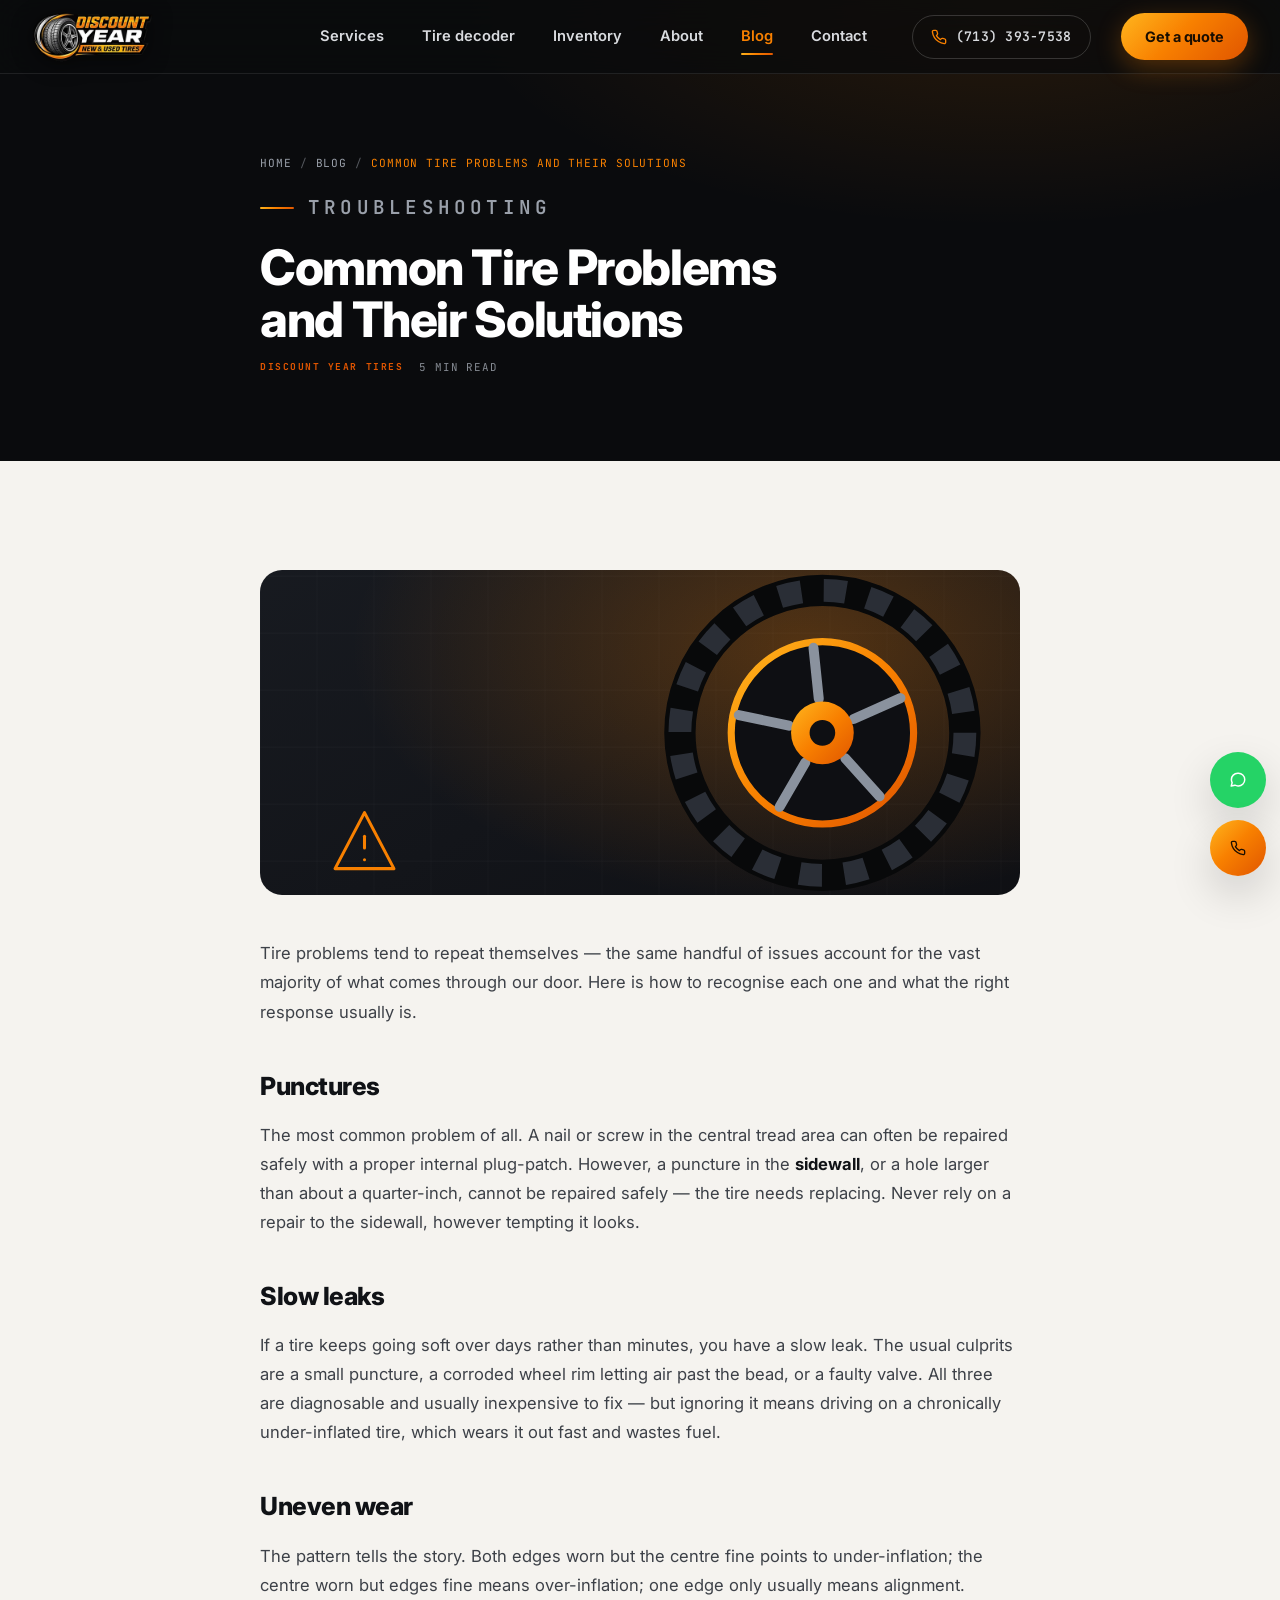
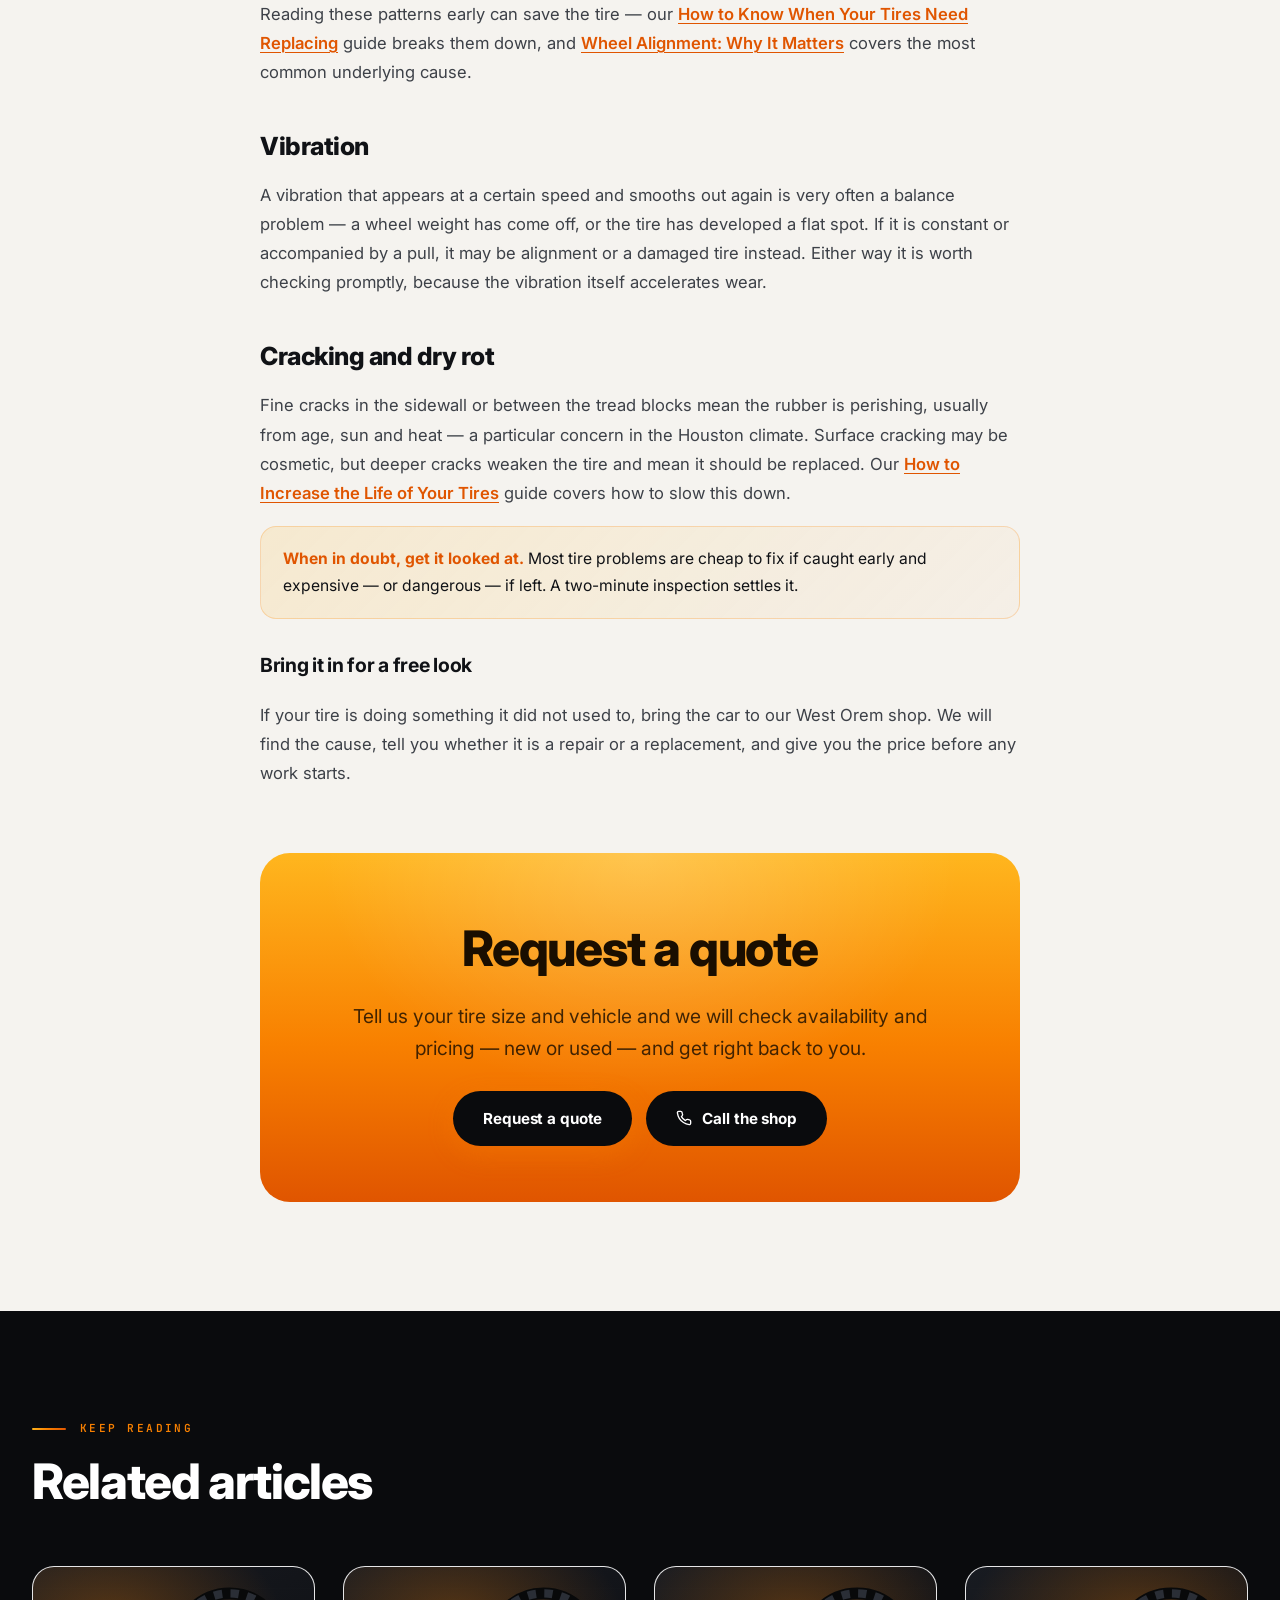
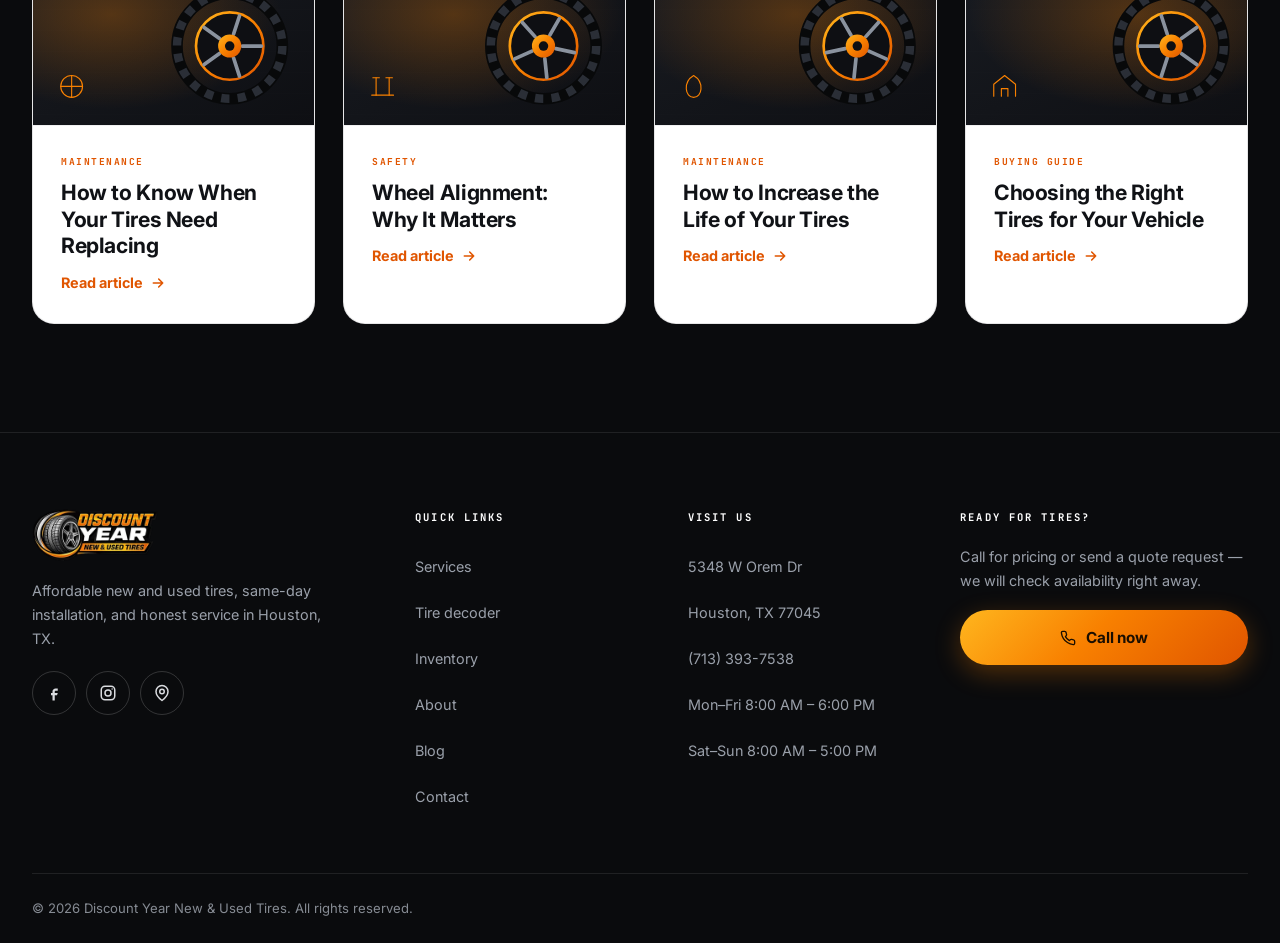
<file: blog/common-tire-problems.html>
<!DOCTYPE html>
<html lang="en">
<head>
<meta charset="UTF-8">
<meta name="viewport" content="width=device-width, initial-scale=1, viewport-fit=cover">
<meta name="theme-color" content="#0a0b0d">
<title>Common Tire Problems and Their Solutions | Discount Year Tires</title>
<meta name="description" content="The most common tire problems — punctures, uneven wear, vibration, slow leaks and cracking — explained, with what to do about each.">
<link rel="canonical" href="https://www.discountyeartires.com/blog/common-tire-problems.html">

<link rel="icon" href="../assets/mark-32.png" sizes="32x32">
<link rel="icon" href="../assets/mark-192.png" sizes="192x192">
<link rel="apple-touch-icon" href="../assets/mark-180.png">
<link rel="manifest" href="../site.webmanifest">

<link rel="preconnect" href="https://fonts.googleapis.com">
<link rel="preconnect" href="https://fonts.gstatic.com" crossorigin>
<link rel="preload" as="style" href="https://fonts.googleapis.com/css2?family=Inter:wght@400;500;600;700;800&family=JetBrains+Mono:wght@500;600;700&display=swap">
<link rel="stylesheet" href="https://fonts.googleapis.com/css2?family=Inter:wght@400;500;600;700;800&family=JetBrains+Mono:wght@500;600;700&display=swap" media="print" onload="this.media='all'">
<noscript><link rel="stylesheet" href="https://fonts.googleapis.com/css2?family=Inter:wght@400;500;600;700;800&family=JetBrains+Mono:wght@500;600;700&display=swap"></noscript>

<link rel="preload" as="image" href="../assets/logo-600.webp" type="image/webp">
<script>
/* Loader escape hatch — ES5, isolated, so a failure in script.js can never trap
   the page behind the loading overlay. */
(function () {
  function release() {
    var b = document.body; if (!b) return;
    b.className = b.className.replace(/\bis-loading\b/g, '');
    var l = document.getElementById('loader');
    if (l && l.parentNode) l.parentNode.removeChild(l);
  }
  window.setTimeout(release, 4000);
  window.addEventListener('error', function () { window.setTimeout(release, 300); });
})();
</script>
<noscript>
  <style>
    .loader,.cursor,.cursor-shadow,.scroll-progress { display:none !important; }
    body.is-loading { overflow:visible !important; }
    .reveal { opacity:1 !important; transform:none !important; }
    .hero-copy > *,.hero-visual,.scroll-cue { opacity:1 !important; transform:none !important; animation:none !important; }
    .reveal-line > i { transform:none !important; animation:none !important; }
    .stat-num { visibility:visible; }
  </style>
</noscript>

<link rel="stylesheet" href="../styles.css">

<meta property="og:type" content="article">
<meta property="og:title" content="Common Tire Problems and Their Solutions | Discount Year Tires">
<meta property="og:description" content="The most common tire problems — punctures, uneven wear, vibration, slow leaks and cracking — explained, with what to do about each.">
<meta property="og:image" content="https://www.discountyeartires.com/assets/logo-1200.png">
<meta name="twitter:card" content="summary_large_image">
<meta name="twitter:title" content="Common Tire Problems and Their Solutions | Discount Year Tires">
<meta name="twitter:description" content="The most common tire problems — punctures, uneven wear, vibration, slow leaks and cracking — explained, with what to do about each.">
<meta name="twitter:image" content="https://www.discountyeartires.com/assets/logo-1200.png">
<meta property="og:url" content="https://www.discountyeartires.com/blog/common-tire-problems.html">
<script type="application/ld+json">{"@context": "https://schema.org", "@type": "BlogPosting", "headline": "Common Tire Problems and Their Solutions", "description": "The most common tire problems \u2014 punctures, uneven wear, vibration, slow leaks and cracking \u2014 explained, with what to do about each.", "author": {"@type": "Organization", "name": "Discount Year New & Used Tires"}, "publisher": {"@type": "Organization", "name": "Discount Year New & Used Tires", "logo": {"@type": "ImageObject", "url": "https://www.discountyeartires.com/assets/logo-1200.png"}}, "mainEntityOfPage": "https://www.discountyeartires.com/blog/common-tire-problems.html", "image": "https://www.discountyeartires.com/assets/logo-1200.png"}</script>
<script type="application/ld+json">{"@context": "https://schema.org", "@type": "BreadcrumbList", "itemListElement": [{"@type": "ListItem", "position": 1, "name": "Home", "item": "https://www.discountyeartires.com/"}, {"@type": "ListItem", "position": 2, "name": "Blog", "item": "https://www.discountyeartires.com/blog/"}, {"@type": "ListItem", "position": 3, "name": "Common Tire Problems and Their Solutions", "item": "https://www.discountyeartires.com/blog/common-tire-problems.html"}]}</script>
</head>
<body class="is-loading page-solid-nav">
<a class="skip-link" href="#main">Skip to main content</a>
<div class="loader" id="loader" role="status" aria-live="polite">
  <div class="loader-inner">
    <div class="loader-tyre"><svg class="" viewBox="0 0 200 200" xmlns="http://www.w3.org/2000/svg" >
<defs>
<radialGradient id="rub-loader" cx="34%" cy="24%" r="82%">
  <stop offset="0%" stop-color="#6e737c"/>
  <stop offset="35%" stop-color="#474c54"/>
  <stop offset="70%" stop-color="#2b2f35"/>
  <stop offset="100%" stop-color="#1a1d21"/>
</radialGradient>
<radialGradient id="wall-loader" cx="34%" cy="26%" r="80%">
  <stop offset="0%" stop-color="#3d4046"/>
  <stop offset="55%" stop-color="#212429"/>
  <stop offset="100%" stop-color="#121418"/>
</radialGradient>
<linearGradient id="chrome-loader" x1="18%" y1="4%" x2="82%" y2="96%">
  <stop offset="0%"   stop-color="#ffffff"/>
  <stop offset="18%"  stop-color="#d8dde4"/>
  <stop offset="38%"  stop-color="#9aa2ad"/>
  <stop offset="52%"  stop-color="#e8ecf1"/>
  <stop offset="70%"  stop-color="#79818d"/>
  <stop offset="88%"  stop-color="#c2c8d1"/>
  <stop offset="100%" stop-color="#5a626d"/>
</linearGradient>
<linearGradient id="spoke-loader" x1="20%" y1="0%" x2="80%" y2="100%">
  <stop offset="0%"   stop-color="#eef1f5"/>
  <stop offset="45%"  stop-color="#aab2bd"/>
  <stop offset="100%" stop-color="#6d757f"/>
</linearGradient>
<linearGradient id="cap-loader" x1="20%" y1="0%" x2="80%" y2="100%">
  <stop offset="0%"   stop-color="#ffb61e"/>
  <stop offset="50%"  stop-color="#f88000"/>
  <stop offset="100%" stop-color="#e05500"/>
</linearGradient>
<radialGradient id="gloss-loader" cx="32%" cy="22%" r="52%">
  <stop offset="0%"   stop-color="#ffffff" stop-opacity=".30"/>
  <stop offset="60%"  stop-color="#ffffff" stop-opacity=".05"/>
  <stop offset="100%" stop-color="#ffffff" stop-opacity="0"/>
</radialGradient>
</defs>
<g class="tyre-spin">
<circle cx="100.0" cy="100.0" r="97.0" fill="#08090a"/>
<g fill="url(#rub-loader)">
<path d="M101.96 4.52A95.50 95.50 0 0 1 111.06 5.14L108.92 23.52A77.00 77.00 0 0 0 101.58 23.02Z"/>
<path d="M114.94 5.68A95.50 95.50 0 0 1 123.88 7.53L120.25 21.57A81.00 81.00 0 0 0 112.67 20.00Z"/>
<path d="M127.64 8.59A95.50 95.50 0 0 1 136.24 11.65L129.22 28.76A77.00 77.00 0 0 0 122.29 26.30Z"/>
<path d="M139.83 13.20A95.50 95.50 0 0 1 147.94 17.40L140.66 29.94A81.00 81.00 0 0 0 133.79 26.38Z"/>
<path d="M151.28 19.44A95.50 95.50 0 0 1 158.74 24.70L147.36 39.29A77.00 77.00 0 0 0 141.35 35.04Z"/>
<path d="M161.77 27.17A95.50 95.50 0 0 1 168.44 33.40L158.05 43.51A81.00 81.00 0 0 0 152.39 38.23Z"/>
<path d="M171.12 36.26A95.50 95.50 0 0 1 176.88 43.34L161.98 54.32A77.00 77.00 0 0 0 157.34 48.61Z"/>
<path d="M179.13 46.54A95.50 95.50 0 0 1 183.88 54.34L171.14 61.27A81.00 81.00 0 0 0 167.12 54.65Z"/>
<path d="M185.68 57.81A95.50 95.50 0 0 1 189.31 66.18L172.01 72.73A77.00 77.00 0 0 0 169.08 65.98Z"/>
<path d="M190.62 69.87A95.50 95.50 0 0 1 193.08 78.66L178.95 81.90A81.00 81.00 0 0 0 176.86 74.44Z"/>
<path d="M193.88 82.49A95.50 95.50 0 0 1 195.12 91.53L176.70 93.17A77.00 77.00 0 0 0 175.69 85.88Z"/>
<path d="M195.39 95.44A95.50 95.50 0 0 1 195.39 104.56L180.91 103.87A81.00 81.00 0 0 0 180.91 96.13Z"/>
<path d="M195.12 108.47A95.50 95.50 0 0 1 193.88 117.51L175.69 114.12A77.00 77.00 0 0 0 176.70 106.83Z"/>
<path d="M193.08 121.34A95.50 95.50 0 0 1 190.62 130.13L176.86 125.56A81.00 81.00 0 0 0 178.95 118.10Z"/>
<path d="M189.31 133.82A95.50 95.50 0 0 1 185.68 142.19L169.08 134.02A77.00 77.00 0 0 0 172.01 127.27Z"/>
<path d="M183.88 145.66A95.50 95.50 0 0 1 179.13 153.46L167.12 145.35A81.00 81.00 0 0 0 171.14 138.73Z"/>
<path d="M176.88 156.66A95.50 95.50 0 0 1 171.12 163.74L157.34 151.39A77.00 77.00 0 0 0 161.98 145.68Z"/>
<path d="M168.44 166.60A95.50 95.50 0 0 1 161.77 172.83L152.39 161.77A81.00 81.00 0 0 0 158.05 156.49Z"/>
<path d="M158.74 175.30A95.50 95.50 0 0 1 151.28 180.56L141.35 164.96A77.00 77.00 0 0 0 147.36 160.71Z"/>
<path d="M147.94 182.60A95.50 95.50 0 0 1 139.83 186.80L133.79 173.62A81.00 81.00 0 0 0 140.66 170.06Z"/>
<path d="M136.24 188.35A95.50 95.50 0 0 1 127.64 191.41L122.29 173.70A77.00 77.00 0 0 0 129.22 171.24Z"/>
<path d="M123.88 192.47A95.50 95.50 0 0 1 114.94 194.32L112.67 180.00A81.00 81.00 0 0 0 120.25 178.43Z"/>
<path d="M111.06 194.86A95.50 95.50 0 0 1 101.96 195.48L101.58 176.98A77.00 77.00 0 0 0 108.92 176.48Z"/>
<path d="M98.04 195.48A95.50 95.50 0 0 1 88.94 194.86L90.62 180.45A81.00 81.00 0 0 0 98.34 180.98Z"/>
<path d="M85.06 194.32A95.50 95.50 0 0 1 76.12 192.47L80.75 174.55A77.00 77.00 0 0 0 87.95 176.05Z"/>
<path d="M72.36 191.41A95.50 95.50 0 0 1 63.76 188.35L69.26 174.94A81.00 81.00 0 0 0 76.55 177.53Z"/>
<path d="M60.17 186.80A95.50 95.50 0 0 1 52.06 182.60L61.35 166.60A77.00 77.00 0 0 0 67.88 169.98Z"/>
<path d="M48.72 180.56A95.50 95.50 0 0 1 41.26 175.30L50.18 163.87A81.00 81.00 0 0 0 56.50 168.33Z"/>
<path d="M38.23 172.83A95.50 95.50 0 0 1 31.56 166.60L44.81 153.70A77.00 77.00 0 0 0 50.19 158.72Z"/>
<path d="M28.88 163.74A95.50 95.50 0 0 1 23.12 156.66L34.80 148.06A81.00 81.00 0 0 0 39.68 154.06Z"/>
<path d="M20.87 153.46A95.50 95.50 0 0 1 16.12 145.66L32.37 136.82A77.00 77.00 0 0 0 36.20 143.11Z"/>
<path d="M14.32 142.19A95.50 95.50 0 0 1 10.69 133.82L24.25 128.68A81.00 81.00 0 0 0 27.33 135.78Z"/>
<path d="M9.38 130.13A95.50 95.50 0 0 1 6.92 121.34L24.95 117.21A77.00 77.00 0 0 0 26.93 124.29Z"/>
<path d="M6.12 117.51A95.50 95.50 0 0 1 4.88 108.47L19.32 107.18A81.00 81.00 0 0 0 20.37 114.85Z"/>
<path d="M4.61 104.56A95.50 95.50 0 0 1 4.61 95.44L23.09 96.32A77.00 77.00 0 0 0 23.09 103.68Z"/>
<path d="M4.88 91.53A95.50 95.50 0 0 1 6.12 82.49L20.37 85.15A81.00 81.00 0 0 0 19.32 92.82Z"/>
<path d="M6.92 78.66A95.50 95.50 0 0 1 9.38 69.87L26.93 75.71A77.00 77.00 0 0 0 24.95 82.79Z"/>
<path d="M10.69 66.18A95.50 95.50 0 0 1 14.32 57.81L27.33 64.22A81.00 81.00 0 0 0 24.25 71.32Z"/>
<path d="M16.12 54.34A95.50 95.50 0 0 1 20.87 46.54L36.20 56.89A77.00 77.00 0 0 0 32.37 63.18Z"/>
<path d="M23.12 43.34A95.50 95.50 0 0 1 28.88 36.26L39.68 45.94A81.00 81.00 0 0 0 34.80 51.94Z"/>
<path d="M31.56 33.40A95.50 95.50 0 0 1 38.23 27.17L50.19 41.28A77.00 77.00 0 0 0 44.81 46.30Z"/>
<path d="M41.26 24.70A95.50 95.50 0 0 1 48.72 19.44L56.50 31.67A81.00 81.00 0 0 0 50.18 36.13Z"/>
<path d="M52.06 17.40A95.50 95.50 0 0 1 60.17 13.20L67.88 30.02A77.00 77.00 0 0 0 61.35 33.40Z"/>
<path d="M63.76 11.65A95.50 95.50 0 0 1 72.36 8.59L76.55 22.47A81.00 81.00 0 0 0 69.26 25.06Z"/>
<path d="M76.12 7.53A95.50 95.50 0 0 1 85.06 5.68L87.95 23.95A77.00 77.00 0 0 0 80.75 25.45Z"/>
<path d="M88.94 5.14A95.50 95.50 0 0 1 98.04 4.52L98.34 19.02A81.00 81.00 0 0 0 90.62 19.55Z"/>
</g>
<g fill="#08090a">
<path d="M106.92 2.75A97.50 97.50 0 0 1 110.63 3.08L109.81 10.54A90.00 90.00 0 0 0 106.39 10.23Z"/>
<path d="M120.10 4.59A97.50 97.50 0 0 1 123.73 5.43L121.91 12.71A90.00 90.00 0 0 0 118.55 11.93Z"/>
<path d="M132.90 8.22A97.50 97.50 0 0 1 136.39 9.54L133.59 16.50A90.00 90.00 0 0 0 130.37 15.28Z"/>
<path d="M145.09 13.55A97.50 97.50 0 0 1 148.37 15.34L144.64 21.85A90.00 90.00 0 0 0 141.62 20.20Z"/>
<path d="M156.44 20.50A97.50 97.50 0 0 1 159.44 22.72L154.87 28.66A90.00 90.00 0 0 0 152.10 26.61Z"/>
<path d="M166.74 28.93A97.50 97.50 0 0 1 169.41 31.53L164.07 36.80A90.00 90.00 0 0 0 161.61 34.39Z"/>
<path d="M175.80 38.68A97.50 97.50 0 0 1 178.09 41.62L172.08 46.11A90.00 90.00 0 0 0 169.97 43.39Z"/>
<path d="M183.44 49.57A97.50 97.50 0 0 1 185.31 52.80L178.75 56.43A90.00 90.00 0 0 0 177.03 53.45Z"/>
<path d="M189.53 61.40A97.50 97.50 0 0 1 190.94 64.85L183.95 67.56A90.00 90.00 0 0 0 182.65 64.37Z"/>
<path d="M193.96 73.95A97.50 97.50 0 0 1 194.88 77.56L187.58 79.29A90.00 90.00 0 0 0 186.73 75.96Z"/>
<path d="M196.63 86.99A97.50 97.50 0 0 1 197.05 90.69L189.59 91.41A90.00 90.00 0 0 0 189.19 87.99Z"/>
<path d="M197.50 100.27A97.50 97.50 0 0 1 197.42 103.99L189.92 103.69A90.00 90.00 0 0 0 190.00 100.25Z"/>
<path d="M196.56 113.54A97.50 97.50 0 0 1 195.97 117.22L188.58 115.90A90.00 90.00 0 0 0 189.13 112.50Z"/>
<path d="M193.81 126.56A97.50 97.50 0 0 1 192.73 130.13L185.60 127.81A90.00 90.00 0 0 0 186.60 124.52Z"/>
<path d="M189.32 139.09A97.50 97.50 0 0 1 187.76 142.47L181.01 139.21A90.00 90.00 0 0 0 182.45 136.08Z"/>
<path d="M183.17 150.89A97.50 97.50 0 0 1 181.16 154.03L174.92 149.87A90.00 90.00 0 0 0 176.77 146.97Z"/>
<path d="M175.46 161.74A97.50 97.50 0 0 1 173.05 164.58L167.43 159.61A90.00 90.00 0 0 0 169.66 156.99Z"/>
<path d="M166.35 171.44A97.50 97.50 0 0 1 163.57 173.92L158.68 168.24A90.00 90.00 0 0 0 161.25 165.94Z"/>
<path d="M156.01 179.81A97.50 97.50 0 0 1 152.92 181.89L148.85 175.59A90.00 90.00 0 0 0 151.70 173.67Z"/>
<path d="M144.62 186.69A97.50 97.50 0 0 1 141.27 188.33L138.10 181.54A90.00 90.00 0 0 0 141.19 180.02Z"/>
<path d="M132.40 191.96A97.50 97.50 0 0 1 128.86 193.13L126.64 185.97A90.00 90.00 0 0 0 129.91 184.89Z"/>
<path d="M119.58 195.51A97.50 97.50 0 0 1 115.91 196.19L114.69 188.79A90.00 90.00 0 0 0 118.07 188.17Z"/>
<path d="M106.39 197.29A97.50 97.50 0 0 1 102.66 197.46L102.46 189.97A90.00 90.00 0 0 0 105.90 189.81Z"/>
<path d="M93.08 197.25A97.50 97.50 0 0 1 89.37 196.92L90.19 189.46A90.00 90.00 0 0 0 93.61 189.77Z"/>
<path d="M79.90 195.41A97.50 97.50 0 0 1 76.27 194.57L78.09 187.29A90.00 90.00 0 0 0 81.45 188.07Z"/>
<path d="M67.10 191.78A97.50 97.50 0 0 1 63.61 190.46L66.41 183.50A90.00 90.00 0 0 0 69.63 184.72Z"/>
<path d="M54.91 186.45A97.50 97.50 0 0 1 51.63 184.66L55.36 178.15A90.00 90.00 0 0 0 58.38 179.80Z"/>
<path d="M43.56 179.50A97.50 97.50 0 0 1 40.56 177.28L45.13 171.34A90.00 90.00 0 0 0 47.90 173.39Z"/>
<path d="M33.26 171.07A97.50 97.50 0 0 1 30.59 168.47L35.93 163.20A90.00 90.00 0 0 0 38.39 165.61Z"/>
<path d="M24.20 161.32A97.50 97.50 0 0 1 21.91 158.38L27.92 153.89A90.00 90.00 0 0 0 30.03 156.61Z"/>
<path d="M16.56 150.43A97.50 97.50 0 0 1 14.69 147.20L21.25 143.57A90.00 90.00 0 0 0 22.97 146.55Z"/>
<path d="M10.47 138.60A97.50 97.50 0 0 1 9.06 135.15L16.05 132.44A90.00 90.00 0 0 0 17.35 135.63Z"/>
<path d="M6.04 126.05A97.50 97.50 0 0 1 5.12 122.44L12.42 120.71A90.00 90.00 0 0 0 13.27 124.04Z"/>
<path d="M3.37 113.01A97.50 97.50 0 0 1 2.95 109.31L10.41 108.59A90.00 90.00 0 0 0 10.81 112.01Z"/>
<path d="M2.50 99.73A97.50 97.50 0 0 1 2.58 96.01L10.08 96.31A90.00 90.00 0 0 0 10.00 99.75Z"/>
<path d="M3.44 86.46A97.50 97.50 0 0 1 4.03 82.78L11.42 84.10A90.00 90.00 0 0 0 10.87 87.50Z"/>
<path d="M6.19 73.44A97.50 97.50 0 0 1 7.27 69.87L14.40 72.19A90.00 90.00 0 0 0 13.40 75.48Z"/>
<path d="M10.68 60.91A97.50 97.50 0 0 1 12.24 57.53L18.99 60.79A90.00 90.00 0 0 0 17.55 63.92Z"/>
<path d="M16.83 49.11A97.50 97.50 0 0 1 18.84 45.97L25.08 50.13A90.00 90.00 0 0 0 23.23 53.03Z"/>
<path d="M24.54 38.26A97.50 97.50 0 0 1 26.95 35.42L32.57 40.39A90.00 90.00 0 0 0 30.34 43.01Z"/>
<path d="M33.65 28.56A97.50 97.50 0 0 1 36.43 26.08L41.32 31.76A90.00 90.00 0 0 0 38.75 34.06Z"/>
<path d="M43.99 20.19A97.50 97.50 0 0 1 47.08 18.11L51.15 24.41A90.00 90.00 0 0 0 48.30 26.33Z"/>
<path d="M55.38 13.31A97.50 97.50 0 0 1 58.73 11.67L61.90 18.46A90.00 90.00 0 0 0 58.81 19.98Z"/>
<path d="M67.60 8.04A97.50 97.50 0 0 1 71.14 6.87L73.36 14.03A90.00 90.00 0 0 0 70.09 15.11Z"/>
<path d="M80.42 4.49A97.50 97.50 0 0 1 84.09 3.81L85.31 11.21A90.00 90.00 0 0 0 81.93 11.83Z"/>
<path d="M93.61 2.71A97.50 97.50 0 0 1 97.34 2.54L97.54 10.03A90.00 90.00 0 0 0 94.10 10.19Z"/>
</g>
<circle cx="100.0" cy="100.0" r="86.5" fill="none" stroke="#08090a" stroke-width="4.2"/>
<circle cx="100.0" cy="100.0" r="90.0" fill="none" stroke="#08090a" stroke-width="2.2"/>
<circle cx="100.0" cy="100.0" r="80.0" fill="none" stroke="#08090a" stroke-width="2.2"/>
<circle cx="100.0" cy="100.0" r="76.0" fill="url(#wall-loader)"/>
<circle cx="100.0" cy="100.0" r="71.0" fill="none" stroke="#3a3e45" stroke-width="1.1" stroke-opacity=".85"/>
<circle cx="100.0" cy="100.0" r="65.0" fill="none" stroke="#0c0d10" stroke-width="2.4"/>
<circle cx="100.0" cy="100.0" r="60.5" fill="url(#chrome-loader)"/>
<circle cx="100.0" cy="100.0" r="57.0" fill="#1b1e24"/>
<circle cx="100.0" cy="100.0" r="56.0" fill="url(#chrome-loader)" opacity=".28"/>
<g fill="url(#spoke-loader)" stroke="#5c636e" stroke-width="0.7" stroke-linejoin="round">
<path d="M85.57 47.96L91.45 62.07L96.82 77.54L97.95 81.11L102.05 81.11L103.18 77.54L108.55 62.07L114.43 47.96Z"/>
<path d="M145.03 70.20L133.43 80.14L120.37 90.04L117.33 92.21L118.60 96.11L122.34 96.09L138.71 96.42L153.95 97.64Z"/>
<path d="M142.26 133.62L129.21 125.66L115.77 116.30L112.76 114.08L109.44 116.49L110.63 120.04L115.37 135.71L118.91 150.58Z"/>
<path d="M81.09 150.58L84.63 135.71L89.37 120.04L90.56 116.49L87.24 114.08L84.23 116.30L70.79 125.66L57.74 133.62Z"/>
<path d="M46.05 97.64L61.29 96.42L77.66 96.09L81.40 96.11L82.67 92.21L79.63 90.04L66.57 80.14L54.97 70.20Z"/>
</g>
<circle cx="100.0" cy="100.0" r="22.0" fill="url(#chrome-loader)"/>
<g fill="#4e555f">
<circle cx="110.29" cy="85.84" r="2.6"/>
<circle cx="116.64" cy="105.41" r="2.6"/>
<circle cx="100.00" cy="117.50" r="2.6"/>
<circle cx="83.36" cy="105.41" r="2.6"/>
<circle cx="89.71" cy="85.84" r="2.6"/>
</g>
<circle cx="100.0" cy="100.0" r="15.0" fill="url(#cap-loader)"/>
<circle cx="100.0" cy="100.0" r="11.0" fill="#0e0f12" opacity=".55"/>
</g>
<circle cx="100.0" cy="100.0" r="97.0" fill="url(#gloss-loader)" pointer-events="none"/>
<circle cx="100.0" cy="100.0" r="97.0" fill="none" stroke="#000" stroke-opacity=".5" stroke-width="1.5"/>
</svg></div>
    <div class="loader-meter">
      <div class="loader-pct mono" id="loaderPct">00<span>%</span></div>
      <div class="loader-bar"><i id="loaderBar"></i></div>
      <div class="loader-label">Discount Year Tires</div>
    </div>
  </div>
</div>
<div class="cursor-shadow" id="cursorShadow" aria-hidden="true"></div>
<div class="cursor" id="cursor" aria-hidden="true">
  <span class="cursor-ring"></span>
  <div class="cursor-tyre"><svg class="" viewBox="0 0 200 200" xmlns="http://www.w3.org/2000/svg" >
<defs>
<radialGradient id="rub-cursor" cx="34%" cy="24%" r="82%">
  <stop offset="0%" stop-color="#6e737c"/>
  <stop offset="35%" stop-color="#474c54"/>
  <stop offset="70%" stop-color="#2b2f35"/>
  <stop offset="100%" stop-color="#1a1d21"/>
</radialGradient>
<radialGradient id="wall-cursor" cx="34%" cy="26%" r="80%">
  <stop offset="0%" stop-color="#3d4046"/>
  <stop offset="55%" stop-color="#212429"/>
  <stop offset="100%" stop-color="#121418"/>
</radialGradient>
<linearGradient id="chrome-cursor" x1="18%" y1="4%" x2="82%" y2="96%">
  <stop offset="0%"   stop-color="#ffffff"/>
  <stop offset="18%"  stop-color="#d8dde4"/>
  <stop offset="38%"  stop-color="#9aa2ad"/>
  <stop offset="52%"  stop-color="#e8ecf1"/>
  <stop offset="70%"  stop-color="#79818d"/>
  <stop offset="88%"  stop-color="#c2c8d1"/>
  <stop offset="100%" stop-color="#5a626d"/>
</linearGradient>
<linearGradient id="spoke-cursor" x1="20%" y1="0%" x2="80%" y2="100%">
  <stop offset="0%"   stop-color="#eef1f5"/>
  <stop offset="45%"  stop-color="#aab2bd"/>
  <stop offset="100%" stop-color="#6d757f"/>
</linearGradient>
<linearGradient id="cap-cursor" x1="20%" y1="0%" x2="80%" y2="100%">
  <stop offset="0%"   stop-color="#ffb61e"/>
  <stop offset="50%"  stop-color="#f88000"/>
  <stop offset="100%" stop-color="#e05500"/>
</linearGradient>
<radialGradient id="gloss-cursor" cx="32%" cy="22%" r="52%">
  <stop offset="0%"   stop-color="#ffffff" stop-opacity=".30"/>
  <stop offset="60%"  stop-color="#ffffff" stop-opacity=".05"/>
  <stop offset="100%" stop-color="#ffffff" stop-opacity="0"/>
</radialGradient>
</defs>
<g class="tyre-spin">
<circle cx="100.0" cy="100.0" r="97.0" fill="#08090a"/>
<g fill="url(#rub-cursor)">
<path d="M103.64 4.57A95.50 95.50 0 0 1 117.68 6.15L114.26 24.33A77.00 77.00 0 0 0 102.94 23.06Z"/>
<path d="M124.79 7.77A95.50 95.50 0 0 1 138.12 12.44L130.74 29.40A77.00 77.00 0 0 0 119.98 25.64Z"/>
<path d="M144.69 15.60A95.50 95.50 0 0 1 156.65 23.12L145.68 38.01A77.00 77.00 0 0 0 136.03 31.95Z"/>
<path d="M162.35 27.66A95.50 95.50 0 0 1 172.34 37.65L158.33 49.73A77.00 77.00 0 0 0 150.27 41.67Z"/>
<path d="M176.88 43.35A95.50 95.50 0 0 1 184.40 55.31L168.05 63.97A77.00 77.00 0 0 0 161.99 54.32Z"/>
<path d="M187.56 61.88A95.50 95.50 0 0 1 192.23 75.21L174.36 80.02A77.00 77.00 0 0 0 170.60 69.26Z"/>
<path d="M193.85 82.32A95.50 95.50 0 0 1 195.43 96.36L176.94 97.06A77.00 77.00 0 0 0 175.67 85.74Z"/>
<path d="M195.43 103.64A95.50 95.50 0 0 1 193.85 117.68L175.67 114.26A77.00 77.00 0 0 0 176.94 102.94Z"/>
<path d="M192.23 124.79A95.50 95.50 0 0 1 187.56 138.12L170.60 130.74A77.00 77.00 0 0 0 174.36 119.98Z"/>
<path d="M184.40 144.69A95.50 95.50 0 0 1 176.88 156.65L161.99 145.68A77.00 77.00 0 0 0 168.05 136.03Z"/>
<path d="M172.34 162.35A95.50 95.50 0 0 1 162.35 172.34L150.27 158.33A77.00 77.00 0 0 0 158.33 150.27Z"/>
<path d="M156.65 176.88A95.50 95.50 0 0 1 144.69 184.40L136.03 168.05A77.00 77.00 0 0 0 145.68 161.99Z"/>
<path d="M138.12 187.56A95.50 95.50 0 0 1 124.79 192.23L119.98 174.36A77.00 77.00 0 0 0 130.74 170.60Z"/>
<path d="M117.68 193.85A95.50 95.50 0 0 1 103.64 195.43L102.94 176.94A77.00 77.00 0 0 0 114.26 175.67Z"/>
<path d="M96.36 195.43A95.50 95.50 0 0 1 82.32 193.85L85.74 175.67A77.00 77.00 0 0 0 97.06 176.94Z"/>
<path d="M75.21 192.23A95.50 95.50 0 0 1 61.88 187.56L69.26 170.60A77.00 77.00 0 0 0 80.02 174.36Z"/>
<path d="M55.31 184.40A95.50 95.50 0 0 1 43.35 176.88L54.32 161.99A77.00 77.00 0 0 0 63.97 168.05Z"/>
<path d="M37.65 172.34A95.50 95.50 0 0 1 27.66 162.35L41.67 150.27A77.00 77.00 0 0 0 49.73 158.33Z"/>
<path d="M23.12 156.65A95.50 95.50 0 0 1 15.60 144.69L31.95 136.03A77.00 77.00 0 0 0 38.01 145.68Z"/>
<path d="M12.44 138.12A95.50 95.50 0 0 1 7.77 124.79L25.64 119.98A77.00 77.00 0 0 0 29.40 130.74Z"/>
<path d="M6.15 117.68A95.50 95.50 0 0 1 4.57 103.64L23.06 102.94A77.00 77.00 0 0 0 24.33 114.26Z"/>
<path d="M4.57 96.36A95.50 95.50 0 0 1 6.15 82.32L24.33 85.74A77.00 77.00 0 0 0 23.06 97.06Z"/>
<path d="M7.77 75.21A95.50 95.50 0 0 1 12.44 61.88L29.40 69.26A77.00 77.00 0 0 0 25.64 80.02Z"/>
<path d="M15.60 55.31A95.50 95.50 0 0 1 23.12 43.35L38.01 54.32A77.00 77.00 0 0 0 31.95 63.97Z"/>
<path d="M27.66 37.65A95.50 95.50 0 0 1 37.65 27.66L49.73 41.67A77.00 77.00 0 0 0 41.67 49.73Z"/>
<path d="M43.35 23.12A95.50 95.50 0 0 1 55.31 15.60L63.97 31.95A77.00 77.00 0 0 0 54.32 38.01Z"/>
<path d="M61.88 12.44A95.50 95.50 0 0 1 75.21 7.77L80.02 25.64A77.00 77.00 0 0 0 69.26 29.40Z"/>
<path d="M82.32 6.15A95.50 95.50 0 0 1 96.36 4.57L97.06 23.06A77.00 77.00 0 0 0 85.74 24.33Z"/>
</g>
<circle cx="100.0" cy="100.0" r="86.5" fill="none" stroke="#08090a" stroke-width="3.2"/>
<circle cx="100.0" cy="100.0" r="76.0" fill="url(#wall-cursor)"/>
<circle cx="100.0" cy="100.0" r="60.5" fill="url(#chrome-cursor)"/>
<circle cx="100.0" cy="100.0" r="57.0" fill="#1b1e24"/>
<circle cx="100.0" cy="100.0" r="56.0" fill="url(#chrome-cursor)" opacity=".28"/>
<g fill="url(#spoke-cursor)" stroke="#5c636e" stroke-width="0" stroke-linejoin="round">
<path d="M84.21 48.36L90.63 62.27L96.51 77.59L97.75 81.13L102.25 81.13L103.49 77.59L109.37 62.27L115.79 48.36Z"/>
<path d="M144.23 69.03L132.99 79.43L120.24 89.76L117.25 92.03L118.64 96.31L122.39 96.39L138.78 97.25L153.99 99.06Z"/>
<path d="M143.13 132.50L129.76 125.02L115.99 116.08L112.91 113.94L109.27 116.59L110.35 120.18L114.60 136.03L117.58 151.06Z"/>
<path d="M82.42 151.06L85.40 136.03L89.65 120.18L90.73 116.59L87.09 113.94L84.01 116.08L70.24 125.02L56.87 132.50Z"/>
<path d="M46.01 99.06L61.22 97.25L77.61 96.39L81.36 96.31L82.75 92.03L79.76 89.76L67.01 79.43L55.77 69.03Z"/>
</g>
<circle cx="100.0" cy="100.0" r="22.0" fill="url(#chrome-cursor)"/>
<circle cx="100.0" cy="100.0" r="15.0" fill="url(#cap-cursor)"/>
<circle cx="100.0" cy="100.0" r="11.0" fill="#0e0f12" opacity=".55"/>
</g>
<circle cx="100.0" cy="100.0" r="97.0" fill="url(#gloss-cursor)" pointer-events="none"/>
</svg></div>
</div>
<div class="scroll-progress" id="scrollProgress" aria-hidden="true"></div>
<header class="topbar" id="topbar">
  <nav class="nav" aria-label="Main">
    <a class="brand" href="../index.html" aria-label="Discount Year New and Used Tires — home">
      <picture>
        <source srcset="../assets/logo-300.webp 300w, ../assets/logo-400.webp 400w, ../assets/logo-600.webp 600w, ../assets/logo-1200.webp 1200w"
                sizes="(max-width:680px) 190px, 300px" type="image/webp">
        <img src="../assets/logo-600.png"
             srcset="../assets/logo-300.png 300w, ../assets/logo-400.png 400w, ../assets/logo-600.png 600w, ../assets/logo-1200.png 1200w"
             sizes="(max-width:680px) 190px, 300px"
             width="600" height="249"
             alt="Discount Year New &amp; Used Tires"
             fetchpriority="high" decoding="async">
      </picture>
    </a>
    <div class="nav-links"><a href="../index.html#services">Services</a><a href="../index.html#decoder">Tire decoder</a><a href="../index.html#inventory">Inventory</a><a href="../about.html">About</a><a href="../blog/index.html" class="active">Blog</a><a href="../index.html#contact">Contact</a></div>
    <a class="nav-tel mono" href="tel:+17133937538"><svg width="16" height="16" viewBox="0 0 24 24" fill="none" stroke="currentColor" stroke-width="2" stroke-linecap="round" stroke-linejoin="round" aria-hidden="true"><path d="M22 16.9v3a2 2 0 0 1-2.2 2 19.8 19.8 0 0 1-8.6-3.1 19.5 19.5 0 0 1-6-6A19.8 19.8 0 0 1 2.1 4.2 2 2 0 0 1 4.1 2h3a2 2 0 0 1 2 1.7c.1 1 .4 1.9.7 2.8a2 2 0 0 1-.5 2.1L8.1 9.9a16 16 0 0 0 6 6l1.3-1.2a2 2 0 0 1 2.1-.5c.9.3 1.8.6 2.8.7a2 2 0 0 1 1.7 2z"/></svg><span>(713) 393-7538</span></a>
    <a class="btn btn-primary nav-cta" href="../index.html#contact" data-magnetic>Get a quote</a>
    <button class="menu-btn" id="menuBtn" type="button" aria-label="Open menu" aria-expanded="false" aria-controls="mobileNav"><span></span></button>
  </nav>
</header>

<div class="mobile-nav" id="mobileNav" aria-hidden="true">
  <a href="../index.html#services" style="--i:0">Services<span class="mono">01</span></a><a href="../index.html#decoder" style="--i:1">Tire decoder<span class="mono">02</span></a><a href="../index.html#inventory" style="--i:2">Inventory<span class="mono">03</span></a><a href="../about.html" style="--i:3">About<span class="mono">04</span></a><a href="../blog/index.html" style="--i:4">Blog<span class="mono">05</span></a><a href="../index.html#contact" style="--i:5">Contact<span class="mono">06</span></a>
  <a class="btn btn-primary btn-block" href="../index.html#contact">Get a quote</a>
</div>

<main id="main">

<section class="page-head">
  <div class="container">
    <div class="article">
      <nav class="breadcrumb" aria-label="Breadcrumb">
        <a href="../index.html">Home</a><span class="sep">/</span>
        <a href="index.html">Blog</a><span class="sep">/</span>
        <span aria-current="page">Common Tire Problems and Their Solutions</span>
      </nav>
      <p class="eyebrow">Troubleshooting</p>
      <h1>Common Tire Problems and Their Solutions</h1>
      <div class="article-meta">
        <span class="post-tag">Discount Year Tires</span>
        <span>5 min read</span>
      </div>
    </div>
  </div>
</section>

<article class="section section-light">
  <div class="container">
    <div class="article">
      <div class="article-hero" aria-hidden="true"><svg viewBox="0 0 800 450" preserveAspectRatio="xMidYMid slice" xmlns="http://www.w3.org/2000/svg" role="img" aria-label="Illustration">
  <defs>
  <linearGradient id="bg4" x1="0" y1="0" x2="1" y2="1">
    <stop offset="0" stop-color="#181b21"/>
    <stop offset="1" stop-color="#0e0f13"/>
  </linearGradient>
  <radialGradient id="glow4" cx="72%" cy="30%" r="60%">
    <stop offset="0" stop-color="#f88000" stop-opacity="0.28"/>
    <stop offset="1" stop-color="#f88000" stop-opacity="0"/>
  </radialGradient>
  <linearGradient id="ring4" x1="0" y1="0" x2="1" y2="1">
    <stop offset="0" stop-color="#ffb61e"/>
    <stop offset="0.5" stop-color="#f88000"/>
    <stop offset="1" stop-color="#e05500"/>
  </linearGradient>
</defs>
  <rect width="800" height="450" fill="url(#bg4)"/>
  <line x1="0" y1="0" x2="0" y2="450" stroke="#ffffff" stroke-opacity="0.03"/><line x1="60" y1="0" x2="60" y2="450" stroke="#ffffff" stroke-opacity="0.03"/><line x1="120" y1="0" x2="120" y2="450" stroke="#ffffff" stroke-opacity="0.03"/><line x1="180" y1="0" x2="180" y2="450" stroke="#ffffff" stroke-opacity="0.03"/><line x1="240" y1="0" x2="240" y2="450" stroke="#ffffff" stroke-opacity="0.03"/><line x1="300" y1="0" x2="300" y2="450" stroke="#ffffff" stroke-opacity="0.03"/><line x1="360" y1="0" x2="360" y2="450" stroke="#ffffff" stroke-opacity="0.03"/><line x1="420" y1="0" x2="420" y2="450" stroke="#ffffff" stroke-opacity="0.03"/><line x1="480" y1="0" x2="480" y2="450" stroke="#ffffff" stroke-opacity="0.03"/><line x1="540" y1="0" x2="540" y2="450" stroke="#ffffff" stroke-opacity="0.03"/><line x1="600" y1="0" x2="600" y2="450" stroke="#ffffff" stroke-opacity="0.03"/><line x1="660" y1="0" x2="660" y2="450" stroke="#ffffff" stroke-opacity="0.03"/><line x1="720" y1="0" x2="720" y2="450" stroke="#ffffff" stroke-opacity="0.03"/><line x1="780" y1="0" x2="780" y2="450" stroke="#ffffff" stroke-opacity="0.03"/><line x1="0" y1="0" x2="800" y2="0" stroke="#ffffff" stroke-opacity="0.03"/><line x1="0" y1="60" x2="800" y2="60" stroke="#ffffff" stroke-opacity="0.03"/><line x1="0" y1="120" x2="800" y2="120" stroke="#ffffff" stroke-opacity="0.03"/><line x1="0" y1="180" x2="800" y2="180" stroke="#ffffff" stroke-opacity="0.03"/><line x1="0" y1="240" x2="800" y2="240" stroke="#ffffff" stroke-opacity="0.03"/><line x1="0" y1="300" x2="800" y2="300" stroke="#ffffff" stroke-opacity="0.03"/><line x1="0" y1="360" x2="800" y2="360" stroke="#ffffff" stroke-opacity="0.03"/><line x1="0" y1="420" x2="800" y2="420" stroke="#ffffff" stroke-opacity="0.03"/>
  <rect width="800" height="450" fill="url(#glow4)"/>
  <g>
      <circle cx="592" cy="225" r="150" fill="none" stroke="#08090a" stroke-width="33.0"/>
      <circle cx="592" cy="225" r="150" fill="none" stroke="#2a2e36" stroke-width="24.0" stroke-dasharray="23.6 23.6"/>
      <circle cx="592" cy="225" r="96.0" fill="#0e0f13" stroke="url(#ring4)" stroke-width="7.5"/>
      <line x1="616.1" y1="251.8" x2="652.2" y2="291.9" stroke="#8a929e" stroke-width="10.5" stroke-linecap="round"/><line x1="574.0" y1="256.2" x2="547.0" y2="302.9" stroke="#8a929e" stroke-width="10.5" stroke-linecap="round"/><line x1="556.8" y1="217.5" x2="504.0" y2="206.3" stroke="#8a929e" stroke-width="10.5" stroke-linecap="round"/><line x1="588.2" y1="189.2" x2="582.6" y2="135.5" stroke="#8a929e" stroke-width="10.5" stroke-linecap="round"/><line x1="624.9" y1="210.4" x2="674.2" y2="188.4" stroke="#8a929e" stroke-width="10.5" stroke-linecap="round"/>
      <circle cx="592" cy="225" r="33.0" fill="url(#ring4)"/>
      <circle cx="592" cy="225" r="13.5" fill="#0e0f13"/>
    </g>
  <path d="M110 309.0 L141.0 367.9 L79.0 367.9 Z" stroke="#f88000" stroke-width="3.2" fill="none" stroke-linecap="round" stroke-linejoin="round"/><path d="M110 333.8 L110 346.2" stroke="#f88000" stroke-width="3.2" fill="none" stroke-linecap="round" stroke-linejoin="round"/><circle cx="110" cy="358.6" r="1.6" fill="#f88000"/>
</svg></div>

      <div class="prose">
        <p>Tire problems tend to repeat themselves — the same handful of issues account for the vast majority of what comes through our door. Here is how to recognise each one and what the right response usually is.</p>
        <h2>Punctures</h2>
        <p>The most common problem of all. A nail or screw in the central tread area can often be repaired safely with a proper internal plug-patch. However, a puncture in the <strong>sidewall</strong>, or a hole larger than about a quarter-inch, cannot be repaired safely — the tire needs replacing. Never rely on a repair to the sidewall, however tempting it looks.</p>
        <h2>Slow leaks</h2>
        <p>If a tire keeps going soft over days rather than minutes, you have a slow leak. The usual culprits are a small puncture, a corroded wheel rim letting air past the bead, or a faulty valve. All three are diagnosable and usually inexpensive to fix — but ignoring it means driving on a chronically under-inflated tire, which wears it out fast and wastes fuel.</p>
        <h2>Uneven wear</h2>
        <p>The pattern tells the story. Both edges worn but the centre fine points to under-inflation; the centre worn but edges fine means over-inflation; one edge only usually means alignment. Reading these patterns early can save the tire — our <a href="when-to-replace-tires.html">How to Know When Your Tires Need Replacing</a> guide breaks them down, and <a href="wheel-alignment.html">Wheel Alignment: Why It Matters</a> covers the most common underlying cause.</p>
        <h2>Vibration</h2>
        <p>A vibration that appears at a certain speed and smooths out again is very often a balance problem — a wheel weight has come off, or the tire has developed a flat spot. If it is constant or accompanied by a pull, it may be alignment or a damaged tire instead. Either way it is worth checking promptly, because the vibration itself accelerates wear.</p>
        <h2>Cracking and dry rot</h2>
        <p>Fine cracks in the sidewall or between the tread blocks mean the rubber is perishing, usually from age, sun and heat — a particular concern in the Houston climate. Surface cracking may be cosmetic, but deeper cracks weaken the tire and mean it should be replaced. Our <a href="extend-tire-life.html">How to Increase the Life of Your Tires</a> guide covers how to slow this down.</p>
        <p class="callout"><strong>When in doubt, get it looked at.</strong> Most tire problems are cheap to fix if caught early and expensive — or dangerous — if left. A two-minute inspection settles it.</p>
        <h3>Bring it in for a free look</h3>
        <p>If your tire is doing something it did not used to, bring the car to our West Orem shop. We will find the cause, tell you whether it is a repair or a replacement, and give you the price before any work starts.</p>
      </div>

      <div class="cta-band reveal" style="margin-top:clamp(40px,5vw,64px)">
        <h2>Request a quote</h2>
        <p>Tell us your tire size and vehicle and we will check availability and pricing — new or used — and get right back to you.</p>
        <div class="cta-actions">
          <a class="btn btn-primary" href="../index.html#contact" data-magnetic>Request a quote</a>
          <a class="btn" href="tel:+17133937538" data-magnetic><svg width="16" height="16" viewBox="0 0 24 24" fill="none" stroke="currentColor" stroke-width="2" stroke-linecap="round" stroke-linejoin="round" aria-hidden="true"><path d="M22 16.9v3a2 2 0 0 1-2.2 2 19.8 19.8 0 0 1-8.6-3.1 19.5 19.5 0 0 1-6-6A19.8 19.8 0 0 1 2.1 4.2 2 2 0 0 1 4.1 2h3a2 2 0 0 1 2 1.7c.1 1 .4 1.9.7 2.8a2 2 0 0 1-.5 2.1L8.1 9.9a16 16 0 0 0 6 6l1.3-1.2a2 2 0 0 1 2.1-.5c.9.3 1.8.6 2.8.7a2 2 0 0 1 1.7 2z"/></svg> Call the shop</a>
        </div>
      </div>
    </div>
  </div>
</article>

<section class="section section-dark">
  <div class="container">
    <div class="section-head reveal">
      <p class="eyebrow">Keep reading</p>
      <h2 class="h2">Related articles</h2>
    </div>
    <div class="related-grid">
<a class="post-card reveal" href="when-to-replace-tires.html" style="--delay:0">
          <span class="post-thumb"><svg viewBox="0 0 800 450" preserveAspectRatio="xMidYMid slice" xmlns="http://www.w3.org/2000/svg" role="img" aria-label="Illustration">
  <defs>
  <linearGradient id="bg0" x1="0" y1="0" x2="1" y2="1">
    <stop offset="0" stop-color="#181b21"/>
    <stop offset="1" stop-color="#0e0f13"/>
  </linearGradient>
  <radialGradient id="glow0" cx="28%" cy="30%" r="60%">
    <stop offset="0" stop-color="#f88000" stop-opacity="0.28"/>
    <stop offset="1" stop-color="#f88000" stop-opacity="0"/>
  </radialGradient>
  <linearGradient id="ring0" x1="0" y1="0" x2="1" y2="1">
    <stop offset="0" stop-color="#ffb61e"/>
    <stop offset="0.5" stop-color="#f88000"/>
    <stop offset="1" stop-color="#e05500"/>
  </linearGradient>
</defs>
  <rect width="800" height="450" fill="url(#bg0)"/>
  <line x1="0" y1="0" x2="0" y2="450" stroke="#ffffff" stroke-opacity="0.03"/><line x1="60" y1="0" x2="60" y2="450" stroke="#ffffff" stroke-opacity="0.03"/><line x1="120" y1="0" x2="120" y2="450" stroke="#ffffff" stroke-opacity="0.03"/><line x1="180" y1="0" x2="180" y2="450" stroke="#ffffff" stroke-opacity="0.03"/><line x1="240" y1="0" x2="240" y2="450" stroke="#ffffff" stroke-opacity="0.03"/><line x1="300" y1="0" x2="300" y2="450" stroke="#ffffff" stroke-opacity="0.03"/><line x1="360" y1="0" x2="360" y2="450" stroke="#ffffff" stroke-opacity="0.03"/><line x1="420" y1="0" x2="420" y2="450" stroke="#ffffff" stroke-opacity="0.03"/><line x1="480" y1="0" x2="480" y2="450" stroke="#ffffff" stroke-opacity="0.03"/><line x1="540" y1="0" x2="540" y2="450" stroke="#ffffff" stroke-opacity="0.03"/><line x1="600" y1="0" x2="600" y2="450" stroke="#ffffff" stroke-opacity="0.03"/><line x1="660" y1="0" x2="660" y2="450" stroke="#ffffff" stroke-opacity="0.03"/><line x1="720" y1="0" x2="720" y2="450" stroke="#ffffff" stroke-opacity="0.03"/><line x1="780" y1="0" x2="780" y2="450" stroke="#ffffff" stroke-opacity="0.03"/><line x1="0" y1="0" x2="800" y2="0" stroke="#ffffff" stroke-opacity="0.03"/><line x1="0" y1="60" x2="800" y2="60" stroke="#ffffff" stroke-opacity="0.03"/><line x1="0" y1="120" x2="800" y2="120" stroke="#ffffff" stroke-opacity="0.03"/><line x1="0" y1="180" x2="800" y2="180" stroke="#ffffff" stroke-opacity="0.03"/><line x1="0" y1="240" x2="800" y2="240" stroke="#ffffff" stroke-opacity="0.03"/><line x1="0" y1="300" x2="800" y2="300" stroke="#ffffff" stroke-opacity="0.03"/><line x1="0" y1="360" x2="800" y2="360" stroke="#ffffff" stroke-opacity="0.03"/><line x1="0" y1="420" x2="800" y2="420" stroke="#ffffff" stroke-opacity="0.03"/>
  <rect width="800" height="450" fill="url(#glow0)"/>
  <g>
      <circle cx="560" cy="225" r="150" fill="none" stroke="#08090a" stroke-width="33.0"/>
      <circle cx="560" cy="225" r="150" fill="none" stroke="#2a2e36" stroke-width="24.0" stroke-dasharray="23.6 23.6"/>
      <circle cx="560" cy="225" r="96.0" fill="#0e0f13" stroke="url(#ring0)" stroke-width="7.5"/>
      <line x1="596.0" y1="225.0" x2="650.0" y2="225.0" stroke="#8a929e" stroke-width="10.5" stroke-linecap="round"/><line x1="571.1" y1="259.2" x2="587.8" y2="310.6" stroke="#8a929e" stroke-width="10.5" stroke-linecap="round"/><line x1="530.9" y1="246.2" x2="487.2" y2="277.9" stroke="#8a929e" stroke-width="10.5" stroke-linecap="round"/><line x1="530.9" y1="203.8" x2="487.2" y2="172.1" stroke="#8a929e" stroke-width="10.5" stroke-linecap="round"/><line x1="571.1" y1="190.8" x2="587.8" y2="139.4" stroke="#8a929e" stroke-width="10.5" stroke-linecap="round"/>
      <circle cx="560" cy="225" r="33.0" fill="url(#ring0)"/>
      <circle cx="560" cy="225" r="13.5" fill="#0e0f13"/>
    </g>
  <circle cx="110" cy="340" r="31.0" stroke="#f88000" stroke-width="3.2" fill="none" stroke-linecap="round" stroke-linejoin="round"/><path d="M79.0 340 L141.0 340 M110 309.0 L110 371.0" stroke="#f88000" stroke-width="3.2" fill="none" stroke-linecap="round" stroke-linejoin="round"/>
</svg></span>
          <span class="post-body">
            <span class="post-tag">Maintenance</span>
            <h3>How to Know When Your Tires Need Replacing</h3>
            <span class="post-more">Read article <svg width="16" height="16" viewBox="0 0 24 24" fill="none" stroke="currentColor" stroke-width="2.4" stroke-linecap="round" stroke-linejoin="round" aria-hidden="true"><path d="M5 12h14M13 6l6 6-6 6"/></svg></span>
          </span>
        </a>
<a class="post-card reveal" href="wheel-alignment.html" style="--delay:1">
          <span class="post-thumb"><svg viewBox="0 0 800 450" preserveAspectRatio="xMidYMid slice" xmlns="http://www.w3.org/2000/svg" role="img" aria-label="Illustration">
  <defs>
  <linearGradient id="bg1" x1="0" y1="0" x2="1" y2="1">
    <stop offset="0" stop-color="#181b21"/>
    <stop offset="1" stop-color="#0e0f13"/>
  </linearGradient>
  <radialGradient id="glow1" cx="39%" cy="30%" r="60%">
    <stop offset="0" stop-color="#f88000" stop-opacity="0.28"/>
    <stop offset="1" stop-color="#f88000" stop-opacity="0"/>
  </radialGradient>
  <linearGradient id="ring1" x1="0" y1="0" x2="1" y2="1">
    <stop offset="0" stop-color="#ffb61e"/>
    <stop offset="0.5" stop-color="#f88000"/>
    <stop offset="1" stop-color="#e05500"/>
  </linearGradient>
</defs>
  <rect width="800" height="450" fill="url(#bg1)"/>
  <line x1="0" y1="0" x2="0" y2="450" stroke="#ffffff" stroke-opacity="0.03"/><line x1="60" y1="0" x2="60" y2="450" stroke="#ffffff" stroke-opacity="0.03"/><line x1="120" y1="0" x2="120" y2="450" stroke="#ffffff" stroke-opacity="0.03"/><line x1="180" y1="0" x2="180" y2="450" stroke="#ffffff" stroke-opacity="0.03"/><line x1="240" y1="0" x2="240" y2="450" stroke="#ffffff" stroke-opacity="0.03"/><line x1="300" y1="0" x2="300" y2="450" stroke="#ffffff" stroke-opacity="0.03"/><line x1="360" y1="0" x2="360" y2="450" stroke="#ffffff" stroke-opacity="0.03"/><line x1="420" y1="0" x2="420" y2="450" stroke="#ffffff" stroke-opacity="0.03"/><line x1="480" y1="0" x2="480" y2="450" stroke="#ffffff" stroke-opacity="0.03"/><line x1="540" y1="0" x2="540" y2="450" stroke="#ffffff" stroke-opacity="0.03"/><line x1="600" y1="0" x2="600" y2="450" stroke="#ffffff" stroke-opacity="0.03"/><line x1="660" y1="0" x2="660" y2="450" stroke="#ffffff" stroke-opacity="0.03"/><line x1="720" y1="0" x2="720" y2="450" stroke="#ffffff" stroke-opacity="0.03"/><line x1="780" y1="0" x2="780" y2="450" stroke="#ffffff" stroke-opacity="0.03"/><line x1="0" y1="0" x2="800" y2="0" stroke="#ffffff" stroke-opacity="0.03"/><line x1="0" y1="60" x2="800" y2="60" stroke="#ffffff" stroke-opacity="0.03"/><line x1="0" y1="120" x2="800" y2="120" stroke="#ffffff" stroke-opacity="0.03"/><line x1="0" y1="180" x2="800" y2="180" stroke="#ffffff" stroke-opacity="0.03"/><line x1="0" y1="240" x2="800" y2="240" stroke="#ffffff" stroke-opacity="0.03"/><line x1="0" y1="300" x2="800" y2="300" stroke="#ffffff" stroke-opacity="0.03"/><line x1="0" y1="360" x2="800" y2="360" stroke="#ffffff" stroke-opacity="0.03"/><line x1="0" y1="420" x2="800" y2="420" stroke="#ffffff" stroke-opacity="0.03"/>
  <rect width="800" height="450" fill="url(#glow1)"/>
  <g>
      <circle cx="568" cy="225" r="150" fill="none" stroke="#08090a" stroke-width="33.0"/>
      <circle cx="568" cy="225" r="150" fill="none" stroke="#2a2e36" stroke-width="24.0" stroke-dasharray="23.6 23.6"/>
      <circle cx="568" cy="225" r="96.0" fill="#0e0f13" stroke="url(#ring1)" stroke-width="7.5"/>
      <line x1="603.2" y1="232.5" x2="656.0" y2="243.7" stroke="#8a929e" stroke-width="10.5" stroke-linecap="round"/><line x1="571.8" y1="260.8" x2="577.4" y2="314.5" stroke="#8a929e" stroke-width="10.5" stroke-linecap="round"/><line x1="535.1" y1="239.6" x2="485.8" y2="261.6" stroke="#8a929e" stroke-width="10.5" stroke-linecap="round"/><line x1="543.9" y1="198.2" x2="507.8" y2="158.1" stroke="#8a929e" stroke-width="10.5" stroke-linecap="round"/><line x1="586.0" y1="193.8" x2="613.0" y2="147.1" stroke="#8a929e" stroke-width="10.5" stroke-linecap="round"/>
      <circle cx="568" cy="225" r="33.0" fill="url(#ring1)"/>
      <circle cx="568" cy="225" r="13.5" fill="#0e0f13"/>
    </g>
  <path d="M79.0 364.8 L141.0 364.8" stroke="#f88000" stroke-width="3.2" fill="none" stroke-linecap="round" stroke-linejoin="round"/><path d="M91.4 315.2 L91.4 364.8 M128.6 315.2 L128.6 364.8" stroke="#f88000" stroke-width="3.2" fill="none" stroke-linecap="round" stroke-linejoin="round"/><path d="M82.1 315.2 L100.7 315.2 M119.3 315.2 L137.9 315.2" stroke="#f88000" stroke-width="3.2" fill="none" stroke-linecap="round" stroke-linejoin="round"/>
</svg></span>
          <span class="post-body">
            <span class="post-tag">Safety</span>
            <h3>Wheel Alignment: Why It Matters</h3>
            <span class="post-more">Read article <svg width="16" height="16" viewBox="0 0 24 24" fill="none" stroke="currentColor" stroke-width="2.4" stroke-linecap="round" stroke-linejoin="round" aria-hidden="true"><path d="M5 12h14M13 6l6 6-6 6"/></svg></span>
          </span>
        </a>
<a class="post-card reveal" href="extend-tire-life.html" style="--delay:2">
          <span class="post-thumb"><svg viewBox="0 0 800 450" preserveAspectRatio="xMidYMid slice" xmlns="http://www.w3.org/2000/svg" role="img" aria-label="Illustration">
  <defs>
  <linearGradient id="bg2" x1="0" y1="0" x2="1" y2="1">
    <stop offset="0" stop-color="#181b21"/>
    <stop offset="1" stop-color="#0e0f13"/>
  </linearGradient>
  <radialGradient id="glow2" cx="50%" cy="30%" r="60%">
    <stop offset="0" stop-color="#f88000" stop-opacity="0.28"/>
    <stop offset="1" stop-color="#f88000" stop-opacity="0"/>
  </radialGradient>
  <linearGradient id="ring2" x1="0" y1="0" x2="1" y2="1">
    <stop offset="0" stop-color="#ffb61e"/>
    <stop offset="0.5" stop-color="#f88000"/>
    <stop offset="1" stop-color="#e05500"/>
  </linearGradient>
</defs>
  <rect width="800" height="450" fill="url(#bg2)"/>
  <line x1="0" y1="0" x2="0" y2="450" stroke="#ffffff" stroke-opacity="0.03"/><line x1="60" y1="0" x2="60" y2="450" stroke="#ffffff" stroke-opacity="0.03"/><line x1="120" y1="0" x2="120" y2="450" stroke="#ffffff" stroke-opacity="0.03"/><line x1="180" y1="0" x2="180" y2="450" stroke="#ffffff" stroke-opacity="0.03"/><line x1="240" y1="0" x2="240" y2="450" stroke="#ffffff" stroke-opacity="0.03"/><line x1="300" y1="0" x2="300" y2="450" stroke="#ffffff" stroke-opacity="0.03"/><line x1="360" y1="0" x2="360" y2="450" stroke="#ffffff" stroke-opacity="0.03"/><line x1="420" y1="0" x2="420" y2="450" stroke="#ffffff" stroke-opacity="0.03"/><line x1="480" y1="0" x2="480" y2="450" stroke="#ffffff" stroke-opacity="0.03"/><line x1="540" y1="0" x2="540" y2="450" stroke="#ffffff" stroke-opacity="0.03"/><line x1="600" y1="0" x2="600" y2="450" stroke="#ffffff" stroke-opacity="0.03"/><line x1="660" y1="0" x2="660" y2="450" stroke="#ffffff" stroke-opacity="0.03"/><line x1="720" y1="0" x2="720" y2="450" stroke="#ffffff" stroke-opacity="0.03"/><line x1="780" y1="0" x2="780" y2="450" stroke="#ffffff" stroke-opacity="0.03"/><line x1="0" y1="0" x2="800" y2="0" stroke="#ffffff" stroke-opacity="0.03"/><line x1="0" y1="60" x2="800" y2="60" stroke="#ffffff" stroke-opacity="0.03"/><line x1="0" y1="120" x2="800" y2="120" stroke="#ffffff" stroke-opacity="0.03"/><line x1="0" y1="180" x2="800" y2="180" stroke="#ffffff" stroke-opacity="0.03"/><line x1="0" y1="240" x2="800" y2="240" stroke="#ffffff" stroke-opacity="0.03"/><line x1="0" y1="300" x2="800" y2="300" stroke="#ffffff" stroke-opacity="0.03"/><line x1="0" y1="360" x2="800" y2="360" stroke="#ffffff" stroke-opacity="0.03"/><line x1="0" y1="420" x2="800" y2="420" stroke="#ffffff" stroke-opacity="0.03"/>
  <rect width="800" height="450" fill="url(#glow2)"/>
  <g>
      <circle cx="576" cy="225" r="150" fill="none" stroke="#08090a" stroke-width="33.0"/>
      <circle cx="576" cy="225" r="150" fill="none" stroke="#2a2e36" stroke-width="24.0" stroke-dasharray="23.6 23.6"/>
      <circle cx="576" cy="225" r="96.0" fill="#0e0f13" stroke="url(#ring2)" stroke-width="7.5"/>
      <line x1="608.9" y1="239.6" x2="658.2" y2="261.6" stroke="#8a929e" stroke-width="10.5" stroke-linecap="round"/><line x1="572.2" y1="260.8" x2="566.6" y2="314.5" stroke="#8a929e" stroke-width="10.5" stroke-linecap="round"/><line x1="540.8" y1="232.5" x2="488.0" y2="243.7" stroke="#8a929e" stroke-width="10.5" stroke-linecap="round"/><line x1="558.0" y1="193.8" x2="531.0" y2="147.1" stroke="#8a929e" stroke-width="10.5" stroke-linecap="round"/><line x1="600.1" y1="198.2" x2="636.2" y2="158.1" stroke="#8a929e" stroke-width="10.5" stroke-linecap="round"/>
      <circle cx="576" cy="225" r="33.0" fill="url(#ring2)"/>
      <circle cx="576" cy="225" r="13.5" fill="#0e0f13"/>
    </g>
  <path d="M110 309.0 C141.0 327.6 134.8 371.0 110 371.0 C85.2 371.0 79.0 327.6 110 309.0 Z" stroke="#f88000" stroke-width="3.2" fill="none" stroke-linecap="round" stroke-linejoin="round"/>
</svg></span>
          <span class="post-body">
            <span class="post-tag">Maintenance</span>
            <h3>How to Increase the Life of Your Tires</h3>
            <span class="post-more">Read article <svg width="16" height="16" viewBox="0 0 24 24" fill="none" stroke="currentColor" stroke-width="2.4" stroke-linecap="round" stroke-linejoin="round" aria-hidden="true"><path d="M5 12h14M13 6l6 6-6 6"/></svg></span>
          </span>
        </a>
<a class="post-card reveal" href="choose-right-tires.html" style="--delay:0">
          <span class="post-thumb"><svg viewBox="0 0 800 450" preserveAspectRatio="xMidYMid slice" xmlns="http://www.w3.org/2000/svg" role="img" aria-label="Illustration">
  <defs>
  <linearGradient id="bg3" x1="0" y1="0" x2="1" y2="1">
    <stop offset="0" stop-color="#181b21"/>
    <stop offset="1" stop-color="#0e0f13"/>
  </linearGradient>
  <radialGradient id="glow3" cx="61%" cy="30%" r="60%">
    <stop offset="0" stop-color="#f88000" stop-opacity="0.28"/>
    <stop offset="1" stop-color="#f88000" stop-opacity="0"/>
  </radialGradient>
  <linearGradient id="ring3" x1="0" y1="0" x2="1" y2="1">
    <stop offset="0" stop-color="#ffb61e"/>
    <stop offset="0.5" stop-color="#f88000"/>
    <stop offset="1" stop-color="#e05500"/>
  </linearGradient>
</defs>
  <rect width="800" height="450" fill="url(#bg3)"/>
  <line x1="0" y1="0" x2="0" y2="450" stroke="#ffffff" stroke-opacity="0.03"/><line x1="60" y1="0" x2="60" y2="450" stroke="#ffffff" stroke-opacity="0.03"/><line x1="120" y1="0" x2="120" y2="450" stroke="#ffffff" stroke-opacity="0.03"/><line x1="180" y1="0" x2="180" y2="450" stroke="#ffffff" stroke-opacity="0.03"/><line x1="240" y1="0" x2="240" y2="450" stroke="#ffffff" stroke-opacity="0.03"/><line x1="300" y1="0" x2="300" y2="450" stroke="#ffffff" stroke-opacity="0.03"/><line x1="360" y1="0" x2="360" y2="450" stroke="#ffffff" stroke-opacity="0.03"/><line x1="420" y1="0" x2="420" y2="450" stroke="#ffffff" stroke-opacity="0.03"/><line x1="480" y1="0" x2="480" y2="450" stroke="#ffffff" stroke-opacity="0.03"/><line x1="540" y1="0" x2="540" y2="450" stroke="#ffffff" stroke-opacity="0.03"/><line x1="600" y1="0" x2="600" y2="450" stroke="#ffffff" stroke-opacity="0.03"/><line x1="660" y1="0" x2="660" y2="450" stroke="#ffffff" stroke-opacity="0.03"/><line x1="720" y1="0" x2="720" y2="450" stroke="#ffffff" stroke-opacity="0.03"/><line x1="780" y1="0" x2="780" y2="450" stroke="#ffffff" stroke-opacity="0.03"/><line x1="0" y1="0" x2="800" y2="0" stroke="#ffffff" stroke-opacity="0.03"/><line x1="0" y1="60" x2="800" y2="60" stroke="#ffffff" stroke-opacity="0.03"/><line x1="0" y1="120" x2="800" y2="120" stroke="#ffffff" stroke-opacity="0.03"/><line x1="0" y1="180" x2="800" y2="180" stroke="#ffffff" stroke-opacity="0.03"/><line x1="0" y1="240" x2="800" y2="240" stroke="#ffffff" stroke-opacity="0.03"/><line x1="0" y1="300" x2="800" y2="300" stroke="#ffffff" stroke-opacity="0.03"/><line x1="0" y1="360" x2="800" y2="360" stroke="#ffffff" stroke-opacity="0.03"/><line x1="0" y1="420" x2="800" y2="420" stroke="#ffffff" stroke-opacity="0.03"/>
  <rect width="800" height="450" fill="url(#glow3)"/>
  <g>
      <circle cx="584" cy="225" r="150" fill="none" stroke="#08090a" stroke-width="33.0"/>
      <circle cx="584" cy="225" r="150" fill="none" stroke="#2a2e36" stroke-width="24.0" stroke-dasharray="23.6 23.6"/>
      <circle cx="584" cy="225" r="96.0" fill="#0e0f13" stroke="url(#ring3)" stroke-width="7.5"/>
      <line x1="613.1" y1="246.2" x2="656.8" y2="277.9" stroke="#8a929e" stroke-width="10.5" stroke-linecap="round"/><line x1="572.9" y1="259.2" x2="556.2" y2="310.6" stroke="#8a929e" stroke-width="10.5" stroke-linecap="round"/><line x1="548.0" y1="225.0" x2="494.0" y2="225.0" stroke="#8a929e" stroke-width="10.5" stroke-linecap="round"/><line x1="572.9" y1="190.8" x2="556.2" y2="139.4" stroke="#8a929e" stroke-width="10.5" stroke-linecap="round"/><line x1="613.1" y1="203.8" x2="656.8" y2="172.1" stroke="#8a929e" stroke-width="10.5" stroke-linecap="round"/>
      <circle cx="584" cy="225" r="33.0" fill="url(#ring3)"/>
      <circle cx="584" cy="225" r="13.5" fill="#0e0f13"/>
    </g>
  <path d="M79.0 367.9 L79.0 333.8 L110 309.0 L141.0 333.8 L141.0 367.9" stroke="#f88000" stroke-width="3.2" fill="none" stroke-linecap="round" stroke-linejoin="round"/><path d="M100.7 367.9 L100.7 346.2 L119.3 346.2 L119.3 367.9" stroke="#f88000" stroke-width="3.2" fill="none" stroke-linecap="round" stroke-linejoin="round"/>
</svg></span>
          <span class="post-body">
            <span class="post-tag">Buying guide</span>
            <h3>Choosing the Right Tires for Your Vehicle</h3>
            <span class="post-more">Read article <svg width="16" height="16" viewBox="0 0 24 24" fill="none" stroke="currentColor" stroke-width="2.4" stroke-linecap="round" stroke-linejoin="round" aria-hidden="true"><path d="M5 12h14M13 6l6 6-6 6"/></svg></span>
          </span>
        </a>
    </div>
    </div>
</section>

</main>

<footer class="footer">
  <div class="container">
    <div class="footer-grid">
      <div class="footer-brand">
        <picture>
        <source srcset="../assets/logo-300.webp 300w, ../assets/logo-400.webp 400w, ../assets/logo-600.webp 600w, ../assets/logo-1200.webp 1200w"
                sizes="(max-width:680px) 190px, 300px" type="image/webp">
        <img src="../assets/logo-600.png"
             srcset="../assets/logo-300.png 300w, ../assets/logo-400.png 400w, ../assets/logo-600.png 600w, ../assets/logo-1200.png 1200w"
             sizes="(max-width:680px) 190px, 300px"
             width="600" height="249"
             alt="Discount Year New &amp; Used Tires"
             loading="lazy" decoding="async">
      </picture>
        <p>Affordable new and used tires, same-day installation, and honest service in Houston, TX.</p>
        <div class="socials">
          <a href="#" aria-label="Facebook"><svg width="18" height="18" viewBox="0 0 24 24" fill="currentColor" aria-hidden="true"><path d="M14 9h3V6h-3c-2.2 0-4 1.8-4 4v2H8v3h2v7h3v-7h3l1-3h-4v-2c0-.6.4-1 1-1z"/></svg></a>
          <a href="#" aria-label="Instagram"><svg width="18" height="18" viewBox="0 0 24 24" fill="none" stroke="currentColor" stroke-width="2" aria-hidden="true"><rect x="3" y="3" width="18" height="18" rx="5"/><circle cx="12" cy="12" r="4"/><circle cx="17.5" cy="6.5" r="1" fill="currentColor" stroke="none"/></svg></a>
          <a href="https://www.google.com/maps?q=5348+W+Orem+Dr,+Houston,+TX+77045" aria-label="Find us on Google Maps"><svg width="18" height="18" viewBox="0 0 24 24" fill="none" stroke="currentColor" stroke-width="2" stroke-linecap="round" stroke-linejoin="round" aria-hidden="true"><path d="M20 10c0 6-8 12-8 12s-8-6-8-12a8 8 0 0 1 16 0z"/><circle cx="12" cy="10" r="3"/></svg></a>
        </div>
      </div>
      <div>
        <h3>Quick links</h3>
        <ul class="footer-list"><li><a href="../index.html#services">Services</a></li><li><a href="../index.html#decoder">Tire decoder</a></li><li><a href="../index.html#inventory">Inventory</a></li><li><a href="../about.html">About</a></li><li><a href="../blog/index.html">Blog</a></li><li><a href="../index.html#contact">Contact</a></li></ul>
      </div>
      <div>
        <h3>Visit us</h3>
        <ul class="footer-list">
          <li>5348 W Orem Dr</li>
          <li>Houston, TX 77045</li>
          <li><a href="tel:+17133937538">(713) 393-7538</a></li>
          <li>Mon&ndash;Fri 8:00 AM &ndash; 6:00 PM</li>
          <li>Sat&ndash;Sun 8:00 AM &ndash; 5:00 PM</li>
        </ul>
      </div>
      <div class="footer-cta">
        <h3>Ready for tires?</h3>
        <p>Call for pricing or send a quote request — we will check availability right away.</p>
        <a class="btn btn-primary btn-block" href="tel:+17133937538" data-magnetic><svg width="16" height="16" viewBox="0 0 24 24" fill="none" stroke="currentColor" stroke-width="2" stroke-linecap="round" stroke-linejoin="round" aria-hidden="true"><path d="M22 16.9v3a2 2 0 0 1-2.2 2 19.8 19.8 0 0 1-8.6-3.1 19.5 19.5 0 0 1-6-6A19.8 19.8 0 0 1 2.1 4.2 2 2 0 0 1 4.1 2h3a2 2 0 0 1 2 1.7c.1 1 .4 1.9.7 2.8a2 2 0 0 1-.5 2.1L8.1 9.9a16 16 0 0 0 6 6l1.3-1.2a2 2 0 0 1 2.1-.5c.9.3 1.8.6 2.8.7a2 2 0 0 1 1.7 2z"/></svg> Call now</a>
      </div>
    </div>
    <div class="footer-bottom">
      <span>&copy; <span id="year"></span> Discount Year New &amp; Used Tires. All rights reserved.</span>
    </div>
  </div>
</footer>
<div class="floating">
  <button class="to-top" id="backToTop" type="button" aria-label="Back to top"><svg width="20" height="20" viewBox="0 0 24 24" fill="none" stroke="currentColor" stroke-width="2.4" stroke-linecap="round" stroke-linejoin="round" aria-hidden="true"><path d="M12 19V5M5 12l7-7 7 7"/></svg></button>
  <a class="fab fab-wa" href="https://wa.me/17133937538" aria-label="Message us on WhatsApp" target="_blank" rel="noopener"><svg width="18" height="18" viewBox="0 0 24 24" fill="none" stroke="currentColor" stroke-width="2" stroke-linecap="round" stroke-linejoin="round" aria-hidden="true"><path d="M21 11.5a8.4 8.4 0 0 1-9 8.4 9 9 0 0 1-4.2-1L3 20l1.2-4.5a8.4 8.4 0 0 1-1-4A8.4 8.4 0 0 1 11.6 3h.5a8.4 8.4 0 0 1 8.9 8.5z"/></svg></a>
  <a class="fab fab-call" href="tel:+17133937538" aria-label="Call the shop"><svg width="16" height="16" viewBox="0 0 24 24" fill="none" stroke="currentColor" stroke-width="2" stroke-linecap="round" stroke-linejoin="round" aria-hidden="true"><path d="M22 16.9v3a2 2 0 0 1-2.2 2 19.8 19.8 0 0 1-8.6-3.1 19.5 19.5 0 0 1-6-6A19.8 19.8 0 0 1 2.1 4.2 2 2 0 0 1 4.1 2h3a2 2 0 0 1 2 1.7c.1 1 .4 1.9.7 2.8a2 2 0 0 1-.5 2.1L8.1 9.9a16 16 0 0 0 6 6l1.3-1.2a2 2 0 0 1 2.1-.5c.9.3 1.8.6 2.8.7a2 2 0 0 1 1.7 2z"/></svg></a>
</div>

<nav class="mobile-bar" aria-label="Quick actions">
  <a href="tel:+17133937538"><svg width="16" height="16" viewBox="0 0 24 24" fill="none" stroke="currentColor" stroke-width="2" stroke-linecap="round" stroke-linejoin="round" aria-hidden="true"><path d="M22 16.9v3a2 2 0 0 1-2.2 2 19.8 19.8 0 0 1-8.6-3.1 19.5 19.5 0 0 1-6-6A19.8 19.8 0 0 1 2.1 4.2 2 2 0 0 1 4.1 2h3a2 2 0 0 1 2 1.7c.1 1 .4 1.9.7 2.8a2 2 0 0 1-.5 2.1L8.1 9.9a16 16 0 0 0 6 6l1.3-1.2a2 2 0 0 1 2.1-.5c.9.3 1.8.6 2.8.7a2 2 0 0 1 1.7 2z"/></svg><span>Call</span></a>
  <a href="sms:+17133937538"><svg width="18" height="18" viewBox="0 0 24 24" fill="none" stroke="currentColor" stroke-width="2" stroke-linecap="round" stroke-linejoin="round" aria-hidden="true"><path d="M21 11.5a8.4 8.4 0 0 1-9 8.4 9 9 0 0 1-4.2-1L3 20l1.2-4.5a8.4 8.4 0 0 1-1-4A8.4 8.4 0 0 1 11.6 3h.5a8.4 8.4 0 0 1 8.9 8.5z"/></svg><span>Text</span></a>
  <a href="https://www.google.com/maps?q=5348+W+Orem+Dr,+Houston,+TX+77045" target="_blank" rel="noopener"><svg width="18" height="18" viewBox="0 0 24 24" fill="none" stroke="currentColor" stroke-width="2" stroke-linecap="round" stroke-linejoin="round" aria-hidden="true"><path d="M20 10c0 6-8 12-8 12s-8-6-8-12a8 8 0 0 1 16 0z"/><circle cx="12" cy="10" r="3"/></svg><span>Directions</span></a>
</nav>

<script src="../script.js" defer></script>
</body>
</html>
</file>
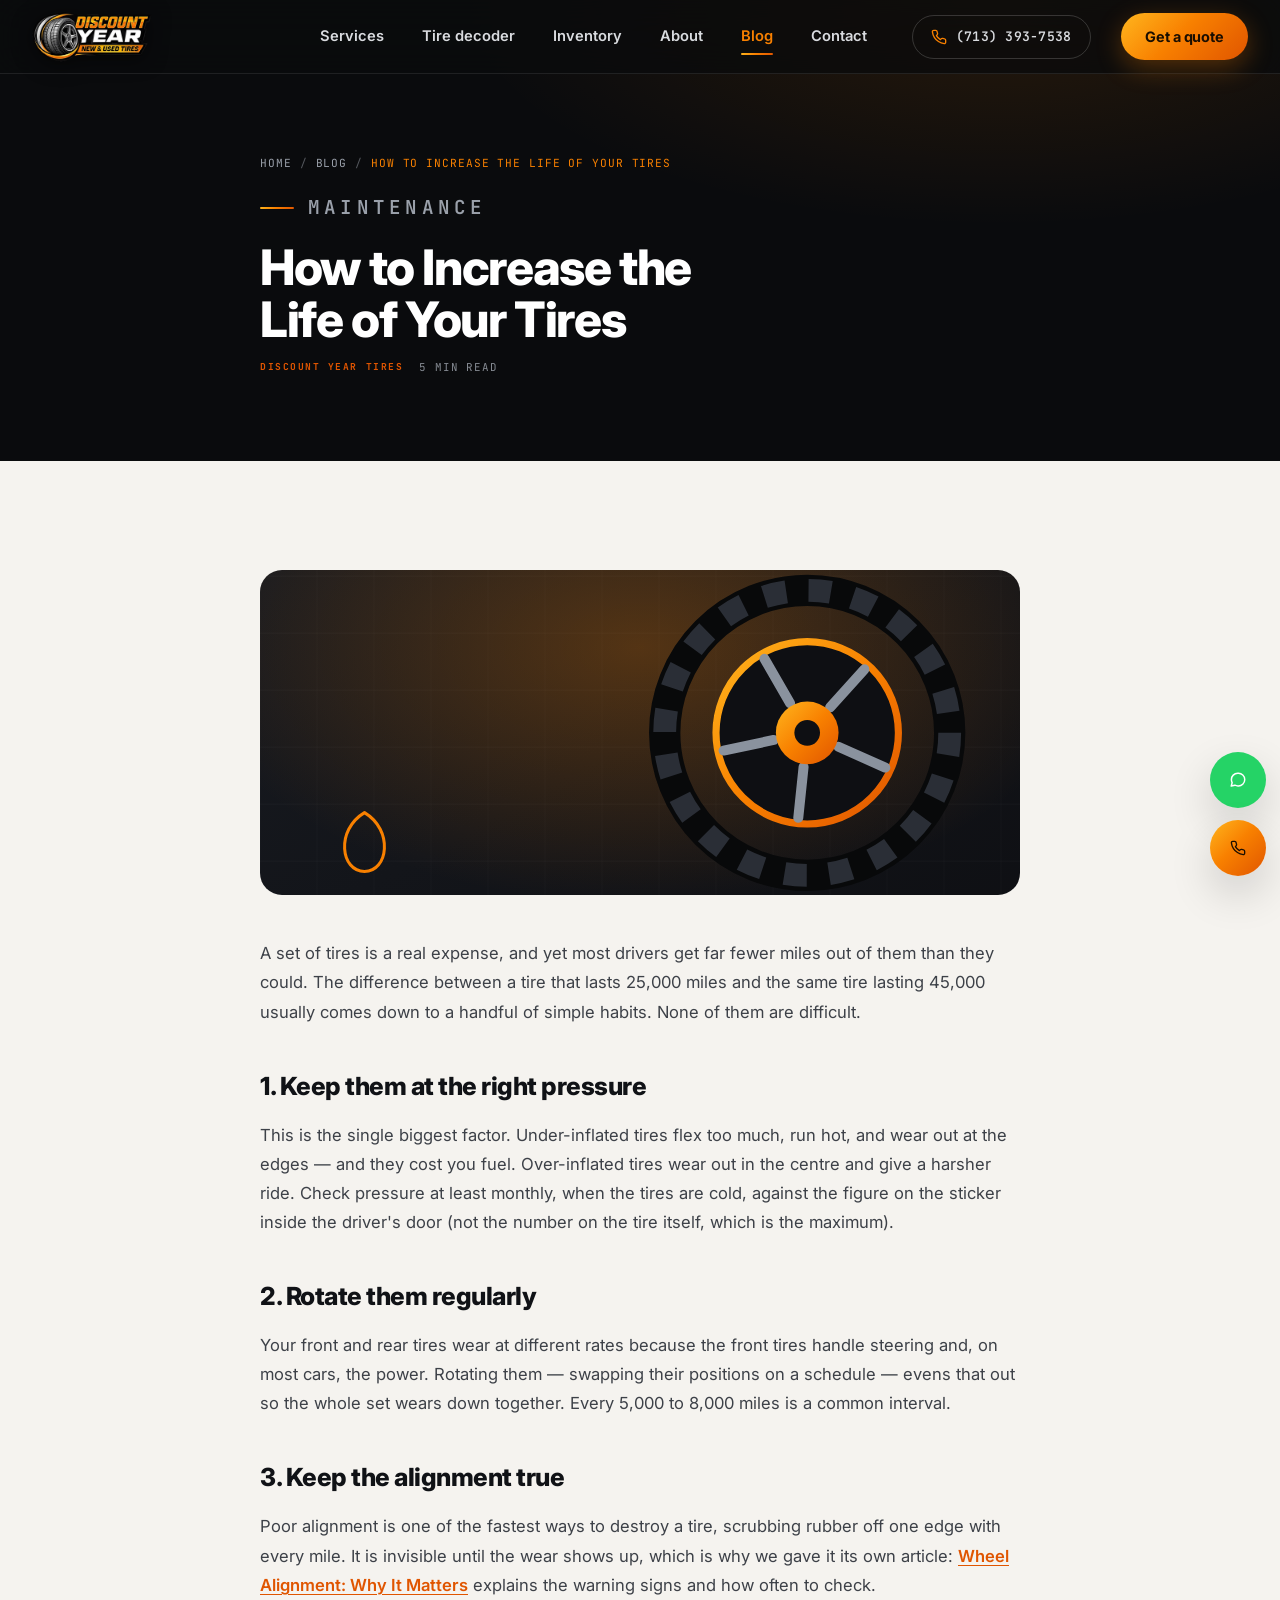
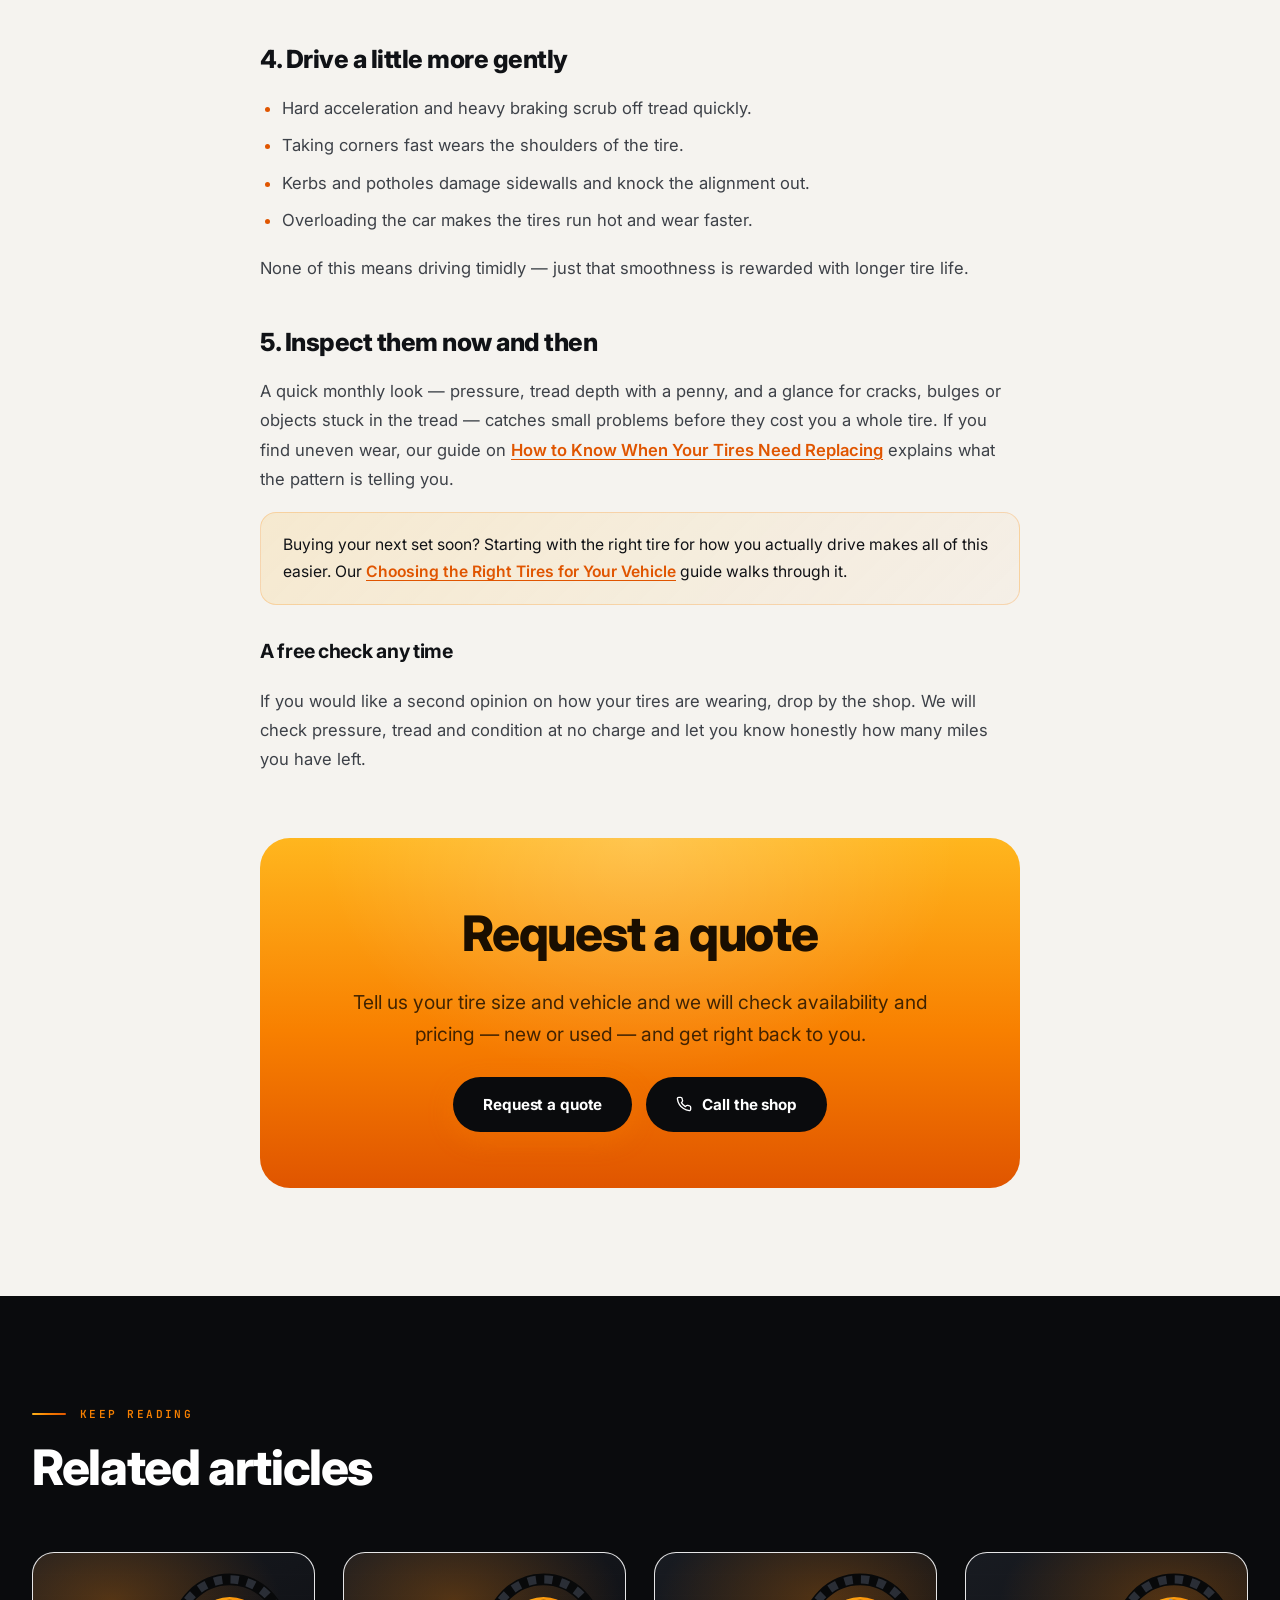
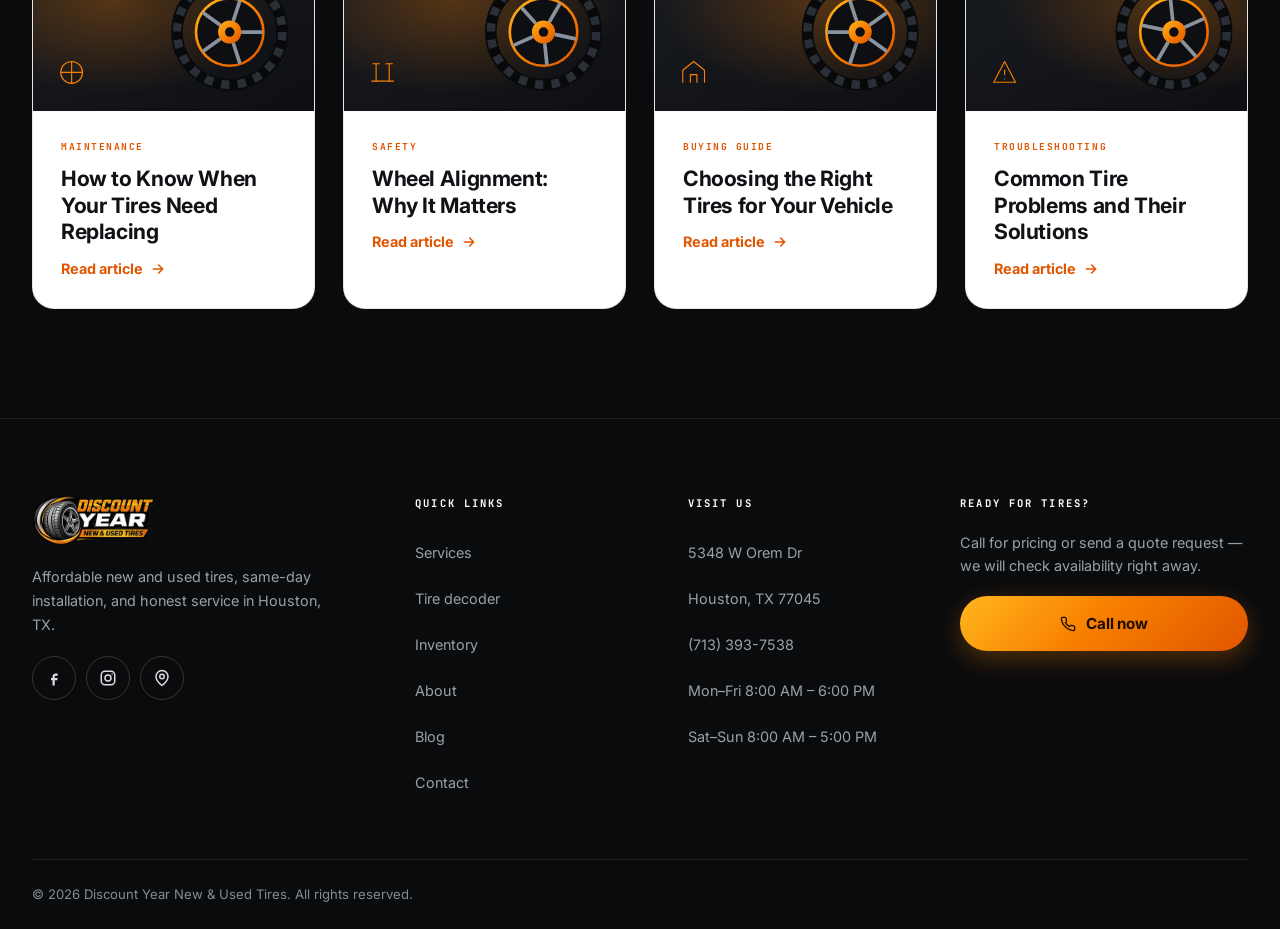
<file: blog/extend-tire-life.html>
<!DOCTYPE html>
<html lang="en">
<head>
<meta charset="UTF-8">
<meta name="viewport" content="width=device-width, initial-scale=1, viewport-fit=cover">
<meta name="theme-color" content="#0a0b0d">
<title>How to Increase the Life of Your Tires | Discount Year Tires</title>
<meta name="description" content="Five practical habits that make your tires last longer — correct pressure, rotation, alignment, careful driving and regular inspection.">
<link rel="canonical" href="https://www.discountyeartires.com/blog/extend-tire-life.html">

<link rel="icon" href="../assets/mark-32.png" sizes="32x32">
<link rel="icon" href="../assets/mark-192.png" sizes="192x192">
<link rel="apple-touch-icon" href="../assets/mark-180.png">
<link rel="manifest" href="../site.webmanifest">

<link rel="preconnect" href="https://fonts.googleapis.com">
<link rel="preconnect" href="https://fonts.gstatic.com" crossorigin>
<link rel="preload" as="style" href="https://fonts.googleapis.com/css2?family=Inter:wght@400;500;600;700;800&family=JetBrains+Mono:wght@500;600;700&display=swap">
<link rel="stylesheet" href="https://fonts.googleapis.com/css2?family=Inter:wght@400;500;600;700;800&family=JetBrains+Mono:wght@500;600;700&display=swap" media="print" onload="this.media='all'">
<noscript><link rel="stylesheet" href="https://fonts.googleapis.com/css2?family=Inter:wght@400;500;600;700;800&family=JetBrains+Mono:wght@500;600;700&display=swap"></noscript>

<link rel="preload" as="image" href="../assets/logo-600.webp" type="image/webp">
<script>
/* Loader escape hatch — ES5, isolated, so a failure in script.js can never trap
   the page behind the loading overlay. */
(function () {
  function release() {
    var b = document.body; if (!b) return;
    b.className = b.className.replace(/\bis-loading\b/g, '');
    var l = document.getElementById('loader');
    if (l && l.parentNode) l.parentNode.removeChild(l);
  }
  window.setTimeout(release, 4000);
  window.addEventListener('error', function () { window.setTimeout(release, 300); });
})();
</script>
<noscript>
  <style>
    .loader,.cursor,.cursor-shadow,.scroll-progress { display:none !important; }
    body.is-loading { overflow:visible !important; }
    .reveal { opacity:1 !important; transform:none !important; }
    .hero-copy > *,.hero-visual,.scroll-cue { opacity:1 !important; transform:none !important; animation:none !important; }
    .reveal-line > i { transform:none !important; animation:none !important; }
    .stat-num { visibility:visible; }
  </style>
</noscript>

<link rel="stylesheet" href="../styles.css">

<meta property="og:type" content="article">
<meta property="og:title" content="How to Increase the Life of Your Tires | Discount Year Tires">
<meta property="og:description" content="Five practical habits that make your tires last longer — correct pressure, rotation, alignment, careful driving and regular inspection.">
<meta property="og:image" content="https://www.discountyeartires.com/assets/logo-1200.png">
<meta name="twitter:card" content="summary_large_image">
<meta name="twitter:title" content="How to Increase the Life of Your Tires | Discount Year Tires">
<meta name="twitter:description" content="Five practical habits that make your tires last longer — correct pressure, rotation, alignment, careful driving and regular inspection.">
<meta name="twitter:image" content="https://www.discountyeartires.com/assets/logo-1200.png">
<meta property="og:url" content="https://www.discountyeartires.com/blog/extend-tire-life.html">
<script type="application/ld+json">{"@context": "https://schema.org", "@type": "BlogPosting", "headline": "How to Increase the Life of Your Tires", "description": "Five practical habits that make your tires last longer \u2014 correct pressure, rotation, alignment, careful driving and regular inspection.", "author": {"@type": "Organization", "name": "Discount Year New & Used Tires"}, "publisher": {"@type": "Organization", "name": "Discount Year New & Used Tires", "logo": {"@type": "ImageObject", "url": "https://www.discountyeartires.com/assets/logo-1200.png"}}, "mainEntityOfPage": "https://www.discountyeartires.com/blog/extend-tire-life.html", "image": "https://www.discountyeartires.com/assets/logo-1200.png"}</script>
<script type="application/ld+json">{"@context": "https://schema.org", "@type": "BreadcrumbList", "itemListElement": [{"@type": "ListItem", "position": 1, "name": "Home", "item": "https://www.discountyeartires.com/"}, {"@type": "ListItem", "position": 2, "name": "Blog", "item": "https://www.discountyeartires.com/blog/"}, {"@type": "ListItem", "position": 3, "name": "How to Increase the Life of Your Tires", "item": "https://www.discountyeartires.com/blog/extend-tire-life.html"}]}</script>
</head>
<body class="is-loading page-solid-nav">
<a class="skip-link" href="#main">Skip to main content</a>
<div class="loader" id="loader" role="status" aria-live="polite">
  <div class="loader-inner">
    <div class="loader-tyre"><svg class="" viewBox="0 0 200 200" xmlns="http://www.w3.org/2000/svg" >
<defs>
<radialGradient id="rub-loader" cx="34%" cy="24%" r="82%">
  <stop offset="0%" stop-color="#6e737c"/>
  <stop offset="35%" stop-color="#474c54"/>
  <stop offset="70%" stop-color="#2b2f35"/>
  <stop offset="100%" stop-color="#1a1d21"/>
</radialGradient>
<radialGradient id="wall-loader" cx="34%" cy="26%" r="80%">
  <stop offset="0%" stop-color="#3d4046"/>
  <stop offset="55%" stop-color="#212429"/>
  <stop offset="100%" stop-color="#121418"/>
</radialGradient>
<linearGradient id="chrome-loader" x1="18%" y1="4%" x2="82%" y2="96%">
  <stop offset="0%"   stop-color="#ffffff"/>
  <stop offset="18%"  stop-color="#d8dde4"/>
  <stop offset="38%"  stop-color="#9aa2ad"/>
  <stop offset="52%"  stop-color="#e8ecf1"/>
  <stop offset="70%"  stop-color="#79818d"/>
  <stop offset="88%"  stop-color="#c2c8d1"/>
  <stop offset="100%" stop-color="#5a626d"/>
</linearGradient>
<linearGradient id="spoke-loader" x1="20%" y1="0%" x2="80%" y2="100%">
  <stop offset="0%"   stop-color="#eef1f5"/>
  <stop offset="45%"  stop-color="#aab2bd"/>
  <stop offset="100%" stop-color="#6d757f"/>
</linearGradient>
<linearGradient id="cap-loader" x1="20%" y1="0%" x2="80%" y2="100%">
  <stop offset="0%"   stop-color="#ffb61e"/>
  <stop offset="50%"  stop-color="#f88000"/>
  <stop offset="100%" stop-color="#e05500"/>
</linearGradient>
<radialGradient id="gloss-loader" cx="32%" cy="22%" r="52%">
  <stop offset="0%"   stop-color="#ffffff" stop-opacity=".30"/>
  <stop offset="60%"  stop-color="#ffffff" stop-opacity=".05"/>
  <stop offset="100%" stop-color="#ffffff" stop-opacity="0"/>
</radialGradient>
</defs>
<g class="tyre-spin">
<circle cx="100.0" cy="100.0" r="97.0" fill="#08090a"/>
<g fill="url(#rub-loader)">
<path d="M101.96 4.52A95.50 95.50 0 0 1 111.06 5.14L108.92 23.52A77.00 77.00 0 0 0 101.58 23.02Z"/>
<path d="M114.94 5.68A95.50 95.50 0 0 1 123.88 7.53L120.25 21.57A81.00 81.00 0 0 0 112.67 20.00Z"/>
<path d="M127.64 8.59A95.50 95.50 0 0 1 136.24 11.65L129.22 28.76A77.00 77.00 0 0 0 122.29 26.30Z"/>
<path d="M139.83 13.20A95.50 95.50 0 0 1 147.94 17.40L140.66 29.94A81.00 81.00 0 0 0 133.79 26.38Z"/>
<path d="M151.28 19.44A95.50 95.50 0 0 1 158.74 24.70L147.36 39.29A77.00 77.00 0 0 0 141.35 35.04Z"/>
<path d="M161.77 27.17A95.50 95.50 0 0 1 168.44 33.40L158.05 43.51A81.00 81.00 0 0 0 152.39 38.23Z"/>
<path d="M171.12 36.26A95.50 95.50 0 0 1 176.88 43.34L161.98 54.32A77.00 77.00 0 0 0 157.34 48.61Z"/>
<path d="M179.13 46.54A95.50 95.50 0 0 1 183.88 54.34L171.14 61.27A81.00 81.00 0 0 0 167.12 54.65Z"/>
<path d="M185.68 57.81A95.50 95.50 0 0 1 189.31 66.18L172.01 72.73A77.00 77.00 0 0 0 169.08 65.98Z"/>
<path d="M190.62 69.87A95.50 95.50 0 0 1 193.08 78.66L178.95 81.90A81.00 81.00 0 0 0 176.86 74.44Z"/>
<path d="M193.88 82.49A95.50 95.50 0 0 1 195.12 91.53L176.70 93.17A77.00 77.00 0 0 0 175.69 85.88Z"/>
<path d="M195.39 95.44A95.50 95.50 0 0 1 195.39 104.56L180.91 103.87A81.00 81.00 0 0 0 180.91 96.13Z"/>
<path d="M195.12 108.47A95.50 95.50 0 0 1 193.88 117.51L175.69 114.12A77.00 77.00 0 0 0 176.70 106.83Z"/>
<path d="M193.08 121.34A95.50 95.50 0 0 1 190.62 130.13L176.86 125.56A81.00 81.00 0 0 0 178.95 118.10Z"/>
<path d="M189.31 133.82A95.50 95.50 0 0 1 185.68 142.19L169.08 134.02A77.00 77.00 0 0 0 172.01 127.27Z"/>
<path d="M183.88 145.66A95.50 95.50 0 0 1 179.13 153.46L167.12 145.35A81.00 81.00 0 0 0 171.14 138.73Z"/>
<path d="M176.88 156.66A95.50 95.50 0 0 1 171.12 163.74L157.34 151.39A77.00 77.00 0 0 0 161.98 145.68Z"/>
<path d="M168.44 166.60A95.50 95.50 0 0 1 161.77 172.83L152.39 161.77A81.00 81.00 0 0 0 158.05 156.49Z"/>
<path d="M158.74 175.30A95.50 95.50 0 0 1 151.28 180.56L141.35 164.96A77.00 77.00 0 0 0 147.36 160.71Z"/>
<path d="M147.94 182.60A95.50 95.50 0 0 1 139.83 186.80L133.79 173.62A81.00 81.00 0 0 0 140.66 170.06Z"/>
<path d="M136.24 188.35A95.50 95.50 0 0 1 127.64 191.41L122.29 173.70A77.00 77.00 0 0 0 129.22 171.24Z"/>
<path d="M123.88 192.47A95.50 95.50 0 0 1 114.94 194.32L112.67 180.00A81.00 81.00 0 0 0 120.25 178.43Z"/>
<path d="M111.06 194.86A95.50 95.50 0 0 1 101.96 195.48L101.58 176.98A77.00 77.00 0 0 0 108.92 176.48Z"/>
<path d="M98.04 195.48A95.50 95.50 0 0 1 88.94 194.86L90.62 180.45A81.00 81.00 0 0 0 98.34 180.98Z"/>
<path d="M85.06 194.32A95.50 95.50 0 0 1 76.12 192.47L80.75 174.55A77.00 77.00 0 0 0 87.95 176.05Z"/>
<path d="M72.36 191.41A95.50 95.50 0 0 1 63.76 188.35L69.26 174.94A81.00 81.00 0 0 0 76.55 177.53Z"/>
<path d="M60.17 186.80A95.50 95.50 0 0 1 52.06 182.60L61.35 166.60A77.00 77.00 0 0 0 67.88 169.98Z"/>
<path d="M48.72 180.56A95.50 95.50 0 0 1 41.26 175.30L50.18 163.87A81.00 81.00 0 0 0 56.50 168.33Z"/>
<path d="M38.23 172.83A95.50 95.50 0 0 1 31.56 166.60L44.81 153.70A77.00 77.00 0 0 0 50.19 158.72Z"/>
<path d="M28.88 163.74A95.50 95.50 0 0 1 23.12 156.66L34.80 148.06A81.00 81.00 0 0 0 39.68 154.06Z"/>
<path d="M20.87 153.46A95.50 95.50 0 0 1 16.12 145.66L32.37 136.82A77.00 77.00 0 0 0 36.20 143.11Z"/>
<path d="M14.32 142.19A95.50 95.50 0 0 1 10.69 133.82L24.25 128.68A81.00 81.00 0 0 0 27.33 135.78Z"/>
<path d="M9.38 130.13A95.50 95.50 0 0 1 6.92 121.34L24.95 117.21A77.00 77.00 0 0 0 26.93 124.29Z"/>
<path d="M6.12 117.51A95.50 95.50 0 0 1 4.88 108.47L19.32 107.18A81.00 81.00 0 0 0 20.37 114.85Z"/>
<path d="M4.61 104.56A95.50 95.50 0 0 1 4.61 95.44L23.09 96.32A77.00 77.00 0 0 0 23.09 103.68Z"/>
<path d="M4.88 91.53A95.50 95.50 0 0 1 6.12 82.49L20.37 85.15A81.00 81.00 0 0 0 19.32 92.82Z"/>
<path d="M6.92 78.66A95.50 95.50 0 0 1 9.38 69.87L26.93 75.71A77.00 77.00 0 0 0 24.95 82.79Z"/>
<path d="M10.69 66.18A95.50 95.50 0 0 1 14.32 57.81L27.33 64.22A81.00 81.00 0 0 0 24.25 71.32Z"/>
<path d="M16.12 54.34A95.50 95.50 0 0 1 20.87 46.54L36.20 56.89A77.00 77.00 0 0 0 32.37 63.18Z"/>
<path d="M23.12 43.34A95.50 95.50 0 0 1 28.88 36.26L39.68 45.94A81.00 81.00 0 0 0 34.80 51.94Z"/>
<path d="M31.56 33.40A95.50 95.50 0 0 1 38.23 27.17L50.19 41.28A77.00 77.00 0 0 0 44.81 46.30Z"/>
<path d="M41.26 24.70A95.50 95.50 0 0 1 48.72 19.44L56.50 31.67A81.00 81.00 0 0 0 50.18 36.13Z"/>
<path d="M52.06 17.40A95.50 95.50 0 0 1 60.17 13.20L67.88 30.02A77.00 77.00 0 0 0 61.35 33.40Z"/>
<path d="M63.76 11.65A95.50 95.50 0 0 1 72.36 8.59L76.55 22.47A81.00 81.00 0 0 0 69.26 25.06Z"/>
<path d="M76.12 7.53A95.50 95.50 0 0 1 85.06 5.68L87.95 23.95A77.00 77.00 0 0 0 80.75 25.45Z"/>
<path d="M88.94 5.14A95.50 95.50 0 0 1 98.04 4.52L98.34 19.02A81.00 81.00 0 0 0 90.62 19.55Z"/>
</g>
<g fill="#08090a">
<path d="M106.92 2.75A97.50 97.50 0 0 1 110.63 3.08L109.81 10.54A90.00 90.00 0 0 0 106.39 10.23Z"/>
<path d="M120.10 4.59A97.50 97.50 0 0 1 123.73 5.43L121.91 12.71A90.00 90.00 0 0 0 118.55 11.93Z"/>
<path d="M132.90 8.22A97.50 97.50 0 0 1 136.39 9.54L133.59 16.50A90.00 90.00 0 0 0 130.37 15.28Z"/>
<path d="M145.09 13.55A97.50 97.50 0 0 1 148.37 15.34L144.64 21.85A90.00 90.00 0 0 0 141.62 20.20Z"/>
<path d="M156.44 20.50A97.50 97.50 0 0 1 159.44 22.72L154.87 28.66A90.00 90.00 0 0 0 152.10 26.61Z"/>
<path d="M166.74 28.93A97.50 97.50 0 0 1 169.41 31.53L164.07 36.80A90.00 90.00 0 0 0 161.61 34.39Z"/>
<path d="M175.80 38.68A97.50 97.50 0 0 1 178.09 41.62L172.08 46.11A90.00 90.00 0 0 0 169.97 43.39Z"/>
<path d="M183.44 49.57A97.50 97.50 0 0 1 185.31 52.80L178.75 56.43A90.00 90.00 0 0 0 177.03 53.45Z"/>
<path d="M189.53 61.40A97.50 97.50 0 0 1 190.94 64.85L183.95 67.56A90.00 90.00 0 0 0 182.65 64.37Z"/>
<path d="M193.96 73.95A97.50 97.50 0 0 1 194.88 77.56L187.58 79.29A90.00 90.00 0 0 0 186.73 75.96Z"/>
<path d="M196.63 86.99A97.50 97.50 0 0 1 197.05 90.69L189.59 91.41A90.00 90.00 0 0 0 189.19 87.99Z"/>
<path d="M197.50 100.27A97.50 97.50 0 0 1 197.42 103.99L189.92 103.69A90.00 90.00 0 0 0 190.00 100.25Z"/>
<path d="M196.56 113.54A97.50 97.50 0 0 1 195.97 117.22L188.58 115.90A90.00 90.00 0 0 0 189.13 112.50Z"/>
<path d="M193.81 126.56A97.50 97.50 0 0 1 192.73 130.13L185.60 127.81A90.00 90.00 0 0 0 186.60 124.52Z"/>
<path d="M189.32 139.09A97.50 97.50 0 0 1 187.76 142.47L181.01 139.21A90.00 90.00 0 0 0 182.45 136.08Z"/>
<path d="M183.17 150.89A97.50 97.50 0 0 1 181.16 154.03L174.92 149.87A90.00 90.00 0 0 0 176.77 146.97Z"/>
<path d="M175.46 161.74A97.50 97.50 0 0 1 173.05 164.58L167.43 159.61A90.00 90.00 0 0 0 169.66 156.99Z"/>
<path d="M166.35 171.44A97.50 97.50 0 0 1 163.57 173.92L158.68 168.24A90.00 90.00 0 0 0 161.25 165.94Z"/>
<path d="M156.01 179.81A97.50 97.50 0 0 1 152.92 181.89L148.85 175.59A90.00 90.00 0 0 0 151.70 173.67Z"/>
<path d="M144.62 186.69A97.50 97.50 0 0 1 141.27 188.33L138.10 181.54A90.00 90.00 0 0 0 141.19 180.02Z"/>
<path d="M132.40 191.96A97.50 97.50 0 0 1 128.86 193.13L126.64 185.97A90.00 90.00 0 0 0 129.91 184.89Z"/>
<path d="M119.58 195.51A97.50 97.50 0 0 1 115.91 196.19L114.69 188.79A90.00 90.00 0 0 0 118.07 188.17Z"/>
<path d="M106.39 197.29A97.50 97.50 0 0 1 102.66 197.46L102.46 189.97A90.00 90.00 0 0 0 105.90 189.81Z"/>
<path d="M93.08 197.25A97.50 97.50 0 0 1 89.37 196.92L90.19 189.46A90.00 90.00 0 0 0 93.61 189.77Z"/>
<path d="M79.90 195.41A97.50 97.50 0 0 1 76.27 194.57L78.09 187.29A90.00 90.00 0 0 0 81.45 188.07Z"/>
<path d="M67.10 191.78A97.50 97.50 0 0 1 63.61 190.46L66.41 183.50A90.00 90.00 0 0 0 69.63 184.72Z"/>
<path d="M54.91 186.45A97.50 97.50 0 0 1 51.63 184.66L55.36 178.15A90.00 90.00 0 0 0 58.38 179.80Z"/>
<path d="M43.56 179.50A97.50 97.50 0 0 1 40.56 177.28L45.13 171.34A90.00 90.00 0 0 0 47.90 173.39Z"/>
<path d="M33.26 171.07A97.50 97.50 0 0 1 30.59 168.47L35.93 163.20A90.00 90.00 0 0 0 38.39 165.61Z"/>
<path d="M24.20 161.32A97.50 97.50 0 0 1 21.91 158.38L27.92 153.89A90.00 90.00 0 0 0 30.03 156.61Z"/>
<path d="M16.56 150.43A97.50 97.50 0 0 1 14.69 147.20L21.25 143.57A90.00 90.00 0 0 0 22.97 146.55Z"/>
<path d="M10.47 138.60A97.50 97.50 0 0 1 9.06 135.15L16.05 132.44A90.00 90.00 0 0 0 17.35 135.63Z"/>
<path d="M6.04 126.05A97.50 97.50 0 0 1 5.12 122.44L12.42 120.71A90.00 90.00 0 0 0 13.27 124.04Z"/>
<path d="M3.37 113.01A97.50 97.50 0 0 1 2.95 109.31L10.41 108.59A90.00 90.00 0 0 0 10.81 112.01Z"/>
<path d="M2.50 99.73A97.50 97.50 0 0 1 2.58 96.01L10.08 96.31A90.00 90.00 0 0 0 10.00 99.75Z"/>
<path d="M3.44 86.46A97.50 97.50 0 0 1 4.03 82.78L11.42 84.10A90.00 90.00 0 0 0 10.87 87.50Z"/>
<path d="M6.19 73.44A97.50 97.50 0 0 1 7.27 69.87L14.40 72.19A90.00 90.00 0 0 0 13.40 75.48Z"/>
<path d="M10.68 60.91A97.50 97.50 0 0 1 12.24 57.53L18.99 60.79A90.00 90.00 0 0 0 17.55 63.92Z"/>
<path d="M16.83 49.11A97.50 97.50 0 0 1 18.84 45.97L25.08 50.13A90.00 90.00 0 0 0 23.23 53.03Z"/>
<path d="M24.54 38.26A97.50 97.50 0 0 1 26.95 35.42L32.57 40.39A90.00 90.00 0 0 0 30.34 43.01Z"/>
<path d="M33.65 28.56A97.50 97.50 0 0 1 36.43 26.08L41.32 31.76A90.00 90.00 0 0 0 38.75 34.06Z"/>
<path d="M43.99 20.19A97.50 97.50 0 0 1 47.08 18.11L51.15 24.41A90.00 90.00 0 0 0 48.30 26.33Z"/>
<path d="M55.38 13.31A97.50 97.50 0 0 1 58.73 11.67L61.90 18.46A90.00 90.00 0 0 0 58.81 19.98Z"/>
<path d="M67.60 8.04A97.50 97.50 0 0 1 71.14 6.87L73.36 14.03A90.00 90.00 0 0 0 70.09 15.11Z"/>
<path d="M80.42 4.49A97.50 97.50 0 0 1 84.09 3.81L85.31 11.21A90.00 90.00 0 0 0 81.93 11.83Z"/>
<path d="M93.61 2.71A97.50 97.50 0 0 1 97.34 2.54L97.54 10.03A90.00 90.00 0 0 0 94.10 10.19Z"/>
</g>
<circle cx="100.0" cy="100.0" r="86.5" fill="none" stroke="#08090a" stroke-width="4.2"/>
<circle cx="100.0" cy="100.0" r="90.0" fill="none" stroke="#08090a" stroke-width="2.2"/>
<circle cx="100.0" cy="100.0" r="80.0" fill="none" stroke="#08090a" stroke-width="2.2"/>
<circle cx="100.0" cy="100.0" r="76.0" fill="url(#wall-loader)"/>
<circle cx="100.0" cy="100.0" r="71.0" fill="none" stroke="#3a3e45" stroke-width="1.1" stroke-opacity=".85"/>
<circle cx="100.0" cy="100.0" r="65.0" fill="none" stroke="#0c0d10" stroke-width="2.4"/>
<circle cx="100.0" cy="100.0" r="60.5" fill="url(#chrome-loader)"/>
<circle cx="100.0" cy="100.0" r="57.0" fill="#1b1e24"/>
<circle cx="100.0" cy="100.0" r="56.0" fill="url(#chrome-loader)" opacity=".28"/>
<g fill="url(#spoke-loader)" stroke="#5c636e" stroke-width="0.7" stroke-linejoin="round">
<path d="M85.57 47.96L91.45 62.07L96.82 77.54L97.95 81.11L102.05 81.11L103.18 77.54L108.55 62.07L114.43 47.96Z"/>
<path d="M145.03 70.20L133.43 80.14L120.37 90.04L117.33 92.21L118.60 96.11L122.34 96.09L138.71 96.42L153.95 97.64Z"/>
<path d="M142.26 133.62L129.21 125.66L115.77 116.30L112.76 114.08L109.44 116.49L110.63 120.04L115.37 135.71L118.91 150.58Z"/>
<path d="M81.09 150.58L84.63 135.71L89.37 120.04L90.56 116.49L87.24 114.08L84.23 116.30L70.79 125.66L57.74 133.62Z"/>
<path d="M46.05 97.64L61.29 96.42L77.66 96.09L81.40 96.11L82.67 92.21L79.63 90.04L66.57 80.14L54.97 70.20Z"/>
</g>
<circle cx="100.0" cy="100.0" r="22.0" fill="url(#chrome-loader)"/>
<g fill="#4e555f">
<circle cx="110.29" cy="85.84" r="2.6"/>
<circle cx="116.64" cy="105.41" r="2.6"/>
<circle cx="100.00" cy="117.50" r="2.6"/>
<circle cx="83.36" cy="105.41" r="2.6"/>
<circle cx="89.71" cy="85.84" r="2.6"/>
</g>
<circle cx="100.0" cy="100.0" r="15.0" fill="url(#cap-loader)"/>
<circle cx="100.0" cy="100.0" r="11.0" fill="#0e0f12" opacity=".55"/>
</g>
<circle cx="100.0" cy="100.0" r="97.0" fill="url(#gloss-loader)" pointer-events="none"/>
<circle cx="100.0" cy="100.0" r="97.0" fill="none" stroke="#000" stroke-opacity=".5" stroke-width="1.5"/>
</svg></div>
    <div class="loader-meter">
      <div class="loader-pct mono" id="loaderPct">00<span>%</span></div>
      <div class="loader-bar"><i id="loaderBar"></i></div>
      <div class="loader-label">Discount Year Tires</div>
    </div>
  </div>
</div>
<div class="cursor-shadow" id="cursorShadow" aria-hidden="true"></div>
<div class="cursor" id="cursor" aria-hidden="true">
  <span class="cursor-ring"></span>
  <div class="cursor-tyre"><svg class="" viewBox="0 0 200 200" xmlns="http://www.w3.org/2000/svg" >
<defs>
<radialGradient id="rub-cursor" cx="34%" cy="24%" r="82%">
  <stop offset="0%" stop-color="#6e737c"/>
  <stop offset="35%" stop-color="#474c54"/>
  <stop offset="70%" stop-color="#2b2f35"/>
  <stop offset="100%" stop-color="#1a1d21"/>
</radialGradient>
<radialGradient id="wall-cursor" cx="34%" cy="26%" r="80%">
  <stop offset="0%" stop-color="#3d4046"/>
  <stop offset="55%" stop-color="#212429"/>
  <stop offset="100%" stop-color="#121418"/>
</radialGradient>
<linearGradient id="chrome-cursor" x1="18%" y1="4%" x2="82%" y2="96%">
  <stop offset="0%"   stop-color="#ffffff"/>
  <stop offset="18%"  stop-color="#d8dde4"/>
  <stop offset="38%"  stop-color="#9aa2ad"/>
  <stop offset="52%"  stop-color="#e8ecf1"/>
  <stop offset="70%"  stop-color="#79818d"/>
  <stop offset="88%"  stop-color="#c2c8d1"/>
  <stop offset="100%" stop-color="#5a626d"/>
</linearGradient>
<linearGradient id="spoke-cursor" x1="20%" y1="0%" x2="80%" y2="100%">
  <stop offset="0%"   stop-color="#eef1f5"/>
  <stop offset="45%"  stop-color="#aab2bd"/>
  <stop offset="100%" stop-color="#6d757f"/>
</linearGradient>
<linearGradient id="cap-cursor" x1="20%" y1="0%" x2="80%" y2="100%">
  <stop offset="0%"   stop-color="#ffb61e"/>
  <stop offset="50%"  stop-color="#f88000"/>
  <stop offset="100%" stop-color="#e05500"/>
</linearGradient>
<radialGradient id="gloss-cursor" cx="32%" cy="22%" r="52%">
  <stop offset="0%"   stop-color="#ffffff" stop-opacity=".30"/>
  <stop offset="60%"  stop-color="#ffffff" stop-opacity=".05"/>
  <stop offset="100%" stop-color="#ffffff" stop-opacity="0"/>
</radialGradient>
</defs>
<g class="tyre-spin">
<circle cx="100.0" cy="100.0" r="97.0" fill="#08090a"/>
<g fill="url(#rub-cursor)">
<path d="M103.64 4.57A95.50 95.50 0 0 1 117.68 6.15L114.26 24.33A77.00 77.00 0 0 0 102.94 23.06Z"/>
<path d="M124.79 7.77A95.50 95.50 0 0 1 138.12 12.44L130.74 29.40A77.00 77.00 0 0 0 119.98 25.64Z"/>
<path d="M144.69 15.60A95.50 95.50 0 0 1 156.65 23.12L145.68 38.01A77.00 77.00 0 0 0 136.03 31.95Z"/>
<path d="M162.35 27.66A95.50 95.50 0 0 1 172.34 37.65L158.33 49.73A77.00 77.00 0 0 0 150.27 41.67Z"/>
<path d="M176.88 43.35A95.50 95.50 0 0 1 184.40 55.31L168.05 63.97A77.00 77.00 0 0 0 161.99 54.32Z"/>
<path d="M187.56 61.88A95.50 95.50 0 0 1 192.23 75.21L174.36 80.02A77.00 77.00 0 0 0 170.60 69.26Z"/>
<path d="M193.85 82.32A95.50 95.50 0 0 1 195.43 96.36L176.94 97.06A77.00 77.00 0 0 0 175.67 85.74Z"/>
<path d="M195.43 103.64A95.50 95.50 0 0 1 193.85 117.68L175.67 114.26A77.00 77.00 0 0 0 176.94 102.94Z"/>
<path d="M192.23 124.79A95.50 95.50 0 0 1 187.56 138.12L170.60 130.74A77.00 77.00 0 0 0 174.36 119.98Z"/>
<path d="M184.40 144.69A95.50 95.50 0 0 1 176.88 156.65L161.99 145.68A77.00 77.00 0 0 0 168.05 136.03Z"/>
<path d="M172.34 162.35A95.50 95.50 0 0 1 162.35 172.34L150.27 158.33A77.00 77.00 0 0 0 158.33 150.27Z"/>
<path d="M156.65 176.88A95.50 95.50 0 0 1 144.69 184.40L136.03 168.05A77.00 77.00 0 0 0 145.68 161.99Z"/>
<path d="M138.12 187.56A95.50 95.50 0 0 1 124.79 192.23L119.98 174.36A77.00 77.00 0 0 0 130.74 170.60Z"/>
<path d="M117.68 193.85A95.50 95.50 0 0 1 103.64 195.43L102.94 176.94A77.00 77.00 0 0 0 114.26 175.67Z"/>
<path d="M96.36 195.43A95.50 95.50 0 0 1 82.32 193.85L85.74 175.67A77.00 77.00 0 0 0 97.06 176.94Z"/>
<path d="M75.21 192.23A95.50 95.50 0 0 1 61.88 187.56L69.26 170.60A77.00 77.00 0 0 0 80.02 174.36Z"/>
<path d="M55.31 184.40A95.50 95.50 0 0 1 43.35 176.88L54.32 161.99A77.00 77.00 0 0 0 63.97 168.05Z"/>
<path d="M37.65 172.34A95.50 95.50 0 0 1 27.66 162.35L41.67 150.27A77.00 77.00 0 0 0 49.73 158.33Z"/>
<path d="M23.12 156.65A95.50 95.50 0 0 1 15.60 144.69L31.95 136.03A77.00 77.00 0 0 0 38.01 145.68Z"/>
<path d="M12.44 138.12A95.50 95.50 0 0 1 7.77 124.79L25.64 119.98A77.00 77.00 0 0 0 29.40 130.74Z"/>
<path d="M6.15 117.68A95.50 95.50 0 0 1 4.57 103.64L23.06 102.94A77.00 77.00 0 0 0 24.33 114.26Z"/>
<path d="M4.57 96.36A95.50 95.50 0 0 1 6.15 82.32L24.33 85.74A77.00 77.00 0 0 0 23.06 97.06Z"/>
<path d="M7.77 75.21A95.50 95.50 0 0 1 12.44 61.88L29.40 69.26A77.00 77.00 0 0 0 25.64 80.02Z"/>
<path d="M15.60 55.31A95.50 95.50 0 0 1 23.12 43.35L38.01 54.32A77.00 77.00 0 0 0 31.95 63.97Z"/>
<path d="M27.66 37.65A95.50 95.50 0 0 1 37.65 27.66L49.73 41.67A77.00 77.00 0 0 0 41.67 49.73Z"/>
<path d="M43.35 23.12A95.50 95.50 0 0 1 55.31 15.60L63.97 31.95A77.00 77.00 0 0 0 54.32 38.01Z"/>
<path d="M61.88 12.44A95.50 95.50 0 0 1 75.21 7.77L80.02 25.64A77.00 77.00 0 0 0 69.26 29.40Z"/>
<path d="M82.32 6.15A95.50 95.50 0 0 1 96.36 4.57L97.06 23.06A77.00 77.00 0 0 0 85.74 24.33Z"/>
</g>
<circle cx="100.0" cy="100.0" r="86.5" fill="none" stroke="#08090a" stroke-width="3.2"/>
<circle cx="100.0" cy="100.0" r="76.0" fill="url(#wall-cursor)"/>
<circle cx="100.0" cy="100.0" r="60.5" fill="url(#chrome-cursor)"/>
<circle cx="100.0" cy="100.0" r="57.0" fill="#1b1e24"/>
<circle cx="100.0" cy="100.0" r="56.0" fill="url(#chrome-cursor)" opacity=".28"/>
<g fill="url(#spoke-cursor)" stroke="#5c636e" stroke-width="0" stroke-linejoin="round">
<path d="M84.21 48.36L90.63 62.27L96.51 77.59L97.75 81.13L102.25 81.13L103.49 77.59L109.37 62.27L115.79 48.36Z"/>
<path d="M144.23 69.03L132.99 79.43L120.24 89.76L117.25 92.03L118.64 96.31L122.39 96.39L138.78 97.25L153.99 99.06Z"/>
<path d="M143.13 132.50L129.76 125.02L115.99 116.08L112.91 113.94L109.27 116.59L110.35 120.18L114.60 136.03L117.58 151.06Z"/>
<path d="M82.42 151.06L85.40 136.03L89.65 120.18L90.73 116.59L87.09 113.94L84.01 116.08L70.24 125.02L56.87 132.50Z"/>
<path d="M46.01 99.06L61.22 97.25L77.61 96.39L81.36 96.31L82.75 92.03L79.76 89.76L67.01 79.43L55.77 69.03Z"/>
</g>
<circle cx="100.0" cy="100.0" r="22.0" fill="url(#chrome-cursor)"/>
<circle cx="100.0" cy="100.0" r="15.0" fill="url(#cap-cursor)"/>
<circle cx="100.0" cy="100.0" r="11.0" fill="#0e0f12" opacity=".55"/>
</g>
<circle cx="100.0" cy="100.0" r="97.0" fill="url(#gloss-cursor)" pointer-events="none"/>
</svg></div>
</div>
<div class="scroll-progress" id="scrollProgress" aria-hidden="true"></div>
<header class="topbar" id="topbar">
  <nav class="nav" aria-label="Main">
    <a class="brand" href="../index.html" aria-label="Discount Year New and Used Tires — home">
      <picture>
        <source srcset="../assets/logo-300.webp 300w, ../assets/logo-400.webp 400w, ../assets/logo-600.webp 600w, ../assets/logo-1200.webp 1200w"
                sizes="(max-width:680px) 190px, 300px" type="image/webp">
        <img src="../assets/logo-600.png"
             srcset="../assets/logo-300.png 300w, ../assets/logo-400.png 400w, ../assets/logo-600.png 600w, ../assets/logo-1200.png 1200w"
             sizes="(max-width:680px) 190px, 300px"
             width="600" height="249"
             alt="Discount Year New &amp; Used Tires"
             fetchpriority="high" decoding="async">
      </picture>
    </a>
    <div class="nav-links"><a href="../index.html#services">Services</a><a href="../index.html#decoder">Tire decoder</a><a href="../index.html#inventory">Inventory</a><a href="../about.html">About</a><a href="../blog/index.html" class="active">Blog</a><a href="../index.html#contact">Contact</a></div>
    <a class="nav-tel mono" href="tel:+17133937538"><svg width="16" height="16" viewBox="0 0 24 24" fill="none" stroke="currentColor" stroke-width="2" stroke-linecap="round" stroke-linejoin="round" aria-hidden="true"><path d="M22 16.9v3a2 2 0 0 1-2.2 2 19.8 19.8 0 0 1-8.6-3.1 19.5 19.5 0 0 1-6-6A19.8 19.8 0 0 1 2.1 4.2 2 2 0 0 1 4.1 2h3a2 2 0 0 1 2 1.7c.1 1 .4 1.9.7 2.8a2 2 0 0 1-.5 2.1L8.1 9.9a16 16 0 0 0 6 6l1.3-1.2a2 2 0 0 1 2.1-.5c.9.3 1.8.6 2.8.7a2 2 0 0 1 1.7 2z"/></svg><span>(713) 393-7538</span></a>
    <a class="btn btn-primary nav-cta" href="../index.html#contact" data-magnetic>Get a quote</a>
    <button class="menu-btn" id="menuBtn" type="button" aria-label="Open menu" aria-expanded="false" aria-controls="mobileNav"><span></span></button>
  </nav>
</header>

<div class="mobile-nav" id="mobileNav" aria-hidden="true">
  <a href="../index.html#services" style="--i:0">Services<span class="mono">01</span></a><a href="../index.html#decoder" style="--i:1">Tire decoder<span class="mono">02</span></a><a href="../index.html#inventory" style="--i:2">Inventory<span class="mono">03</span></a><a href="../about.html" style="--i:3">About<span class="mono">04</span></a><a href="../blog/index.html" style="--i:4">Blog<span class="mono">05</span></a><a href="../index.html#contact" style="--i:5">Contact<span class="mono">06</span></a>
  <a class="btn btn-primary btn-block" href="../index.html#contact">Get a quote</a>
</div>

<main id="main">

<section class="page-head">
  <div class="container">
    <div class="article">
      <nav class="breadcrumb" aria-label="Breadcrumb">
        <a href="../index.html">Home</a><span class="sep">/</span>
        <a href="index.html">Blog</a><span class="sep">/</span>
        <span aria-current="page">How to Increase the Life of Your Tires</span>
      </nav>
      <p class="eyebrow">Maintenance</p>
      <h1>How to Increase the Life of Your Tires</h1>
      <div class="article-meta">
        <span class="post-tag">Discount Year Tires</span>
        <span>5 min read</span>
      </div>
    </div>
  </div>
</section>

<article class="section section-light">
  <div class="container">
    <div class="article">
      <div class="article-hero" aria-hidden="true"><svg viewBox="0 0 800 450" preserveAspectRatio="xMidYMid slice" xmlns="http://www.w3.org/2000/svg" role="img" aria-label="Illustration">
  <defs>
  <linearGradient id="bg2" x1="0" y1="0" x2="1" y2="1">
    <stop offset="0" stop-color="#181b21"/>
    <stop offset="1" stop-color="#0e0f13"/>
  </linearGradient>
  <radialGradient id="glow2" cx="50%" cy="30%" r="60%">
    <stop offset="0" stop-color="#f88000" stop-opacity="0.28"/>
    <stop offset="1" stop-color="#f88000" stop-opacity="0"/>
  </radialGradient>
  <linearGradient id="ring2" x1="0" y1="0" x2="1" y2="1">
    <stop offset="0" stop-color="#ffb61e"/>
    <stop offset="0.5" stop-color="#f88000"/>
    <stop offset="1" stop-color="#e05500"/>
  </linearGradient>
</defs>
  <rect width="800" height="450" fill="url(#bg2)"/>
  <line x1="0" y1="0" x2="0" y2="450" stroke="#ffffff" stroke-opacity="0.03"/><line x1="60" y1="0" x2="60" y2="450" stroke="#ffffff" stroke-opacity="0.03"/><line x1="120" y1="0" x2="120" y2="450" stroke="#ffffff" stroke-opacity="0.03"/><line x1="180" y1="0" x2="180" y2="450" stroke="#ffffff" stroke-opacity="0.03"/><line x1="240" y1="0" x2="240" y2="450" stroke="#ffffff" stroke-opacity="0.03"/><line x1="300" y1="0" x2="300" y2="450" stroke="#ffffff" stroke-opacity="0.03"/><line x1="360" y1="0" x2="360" y2="450" stroke="#ffffff" stroke-opacity="0.03"/><line x1="420" y1="0" x2="420" y2="450" stroke="#ffffff" stroke-opacity="0.03"/><line x1="480" y1="0" x2="480" y2="450" stroke="#ffffff" stroke-opacity="0.03"/><line x1="540" y1="0" x2="540" y2="450" stroke="#ffffff" stroke-opacity="0.03"/><line x1="600" y1="0" x2="600" y2="450" stroke="#ffffff" stroke-opacity="0.03"/><line x1="660" y1="0" x2="660" y2="450" stroke="#ffffff" stroke-opacity="0.03"/><line x1="720" y1="0" x2="720" y2="450" stroke="#ffffff" stroke-opacity="0.03"/><line x1="780" y1="0" x2="780" y2="450" stroke="#ffffff" stroke-opacity="0.03"/><line x1="0" y1="0" x2="800" y2="0" stroke="#ffffff" stroke-opacity="0.03"/><line x1="0" y1="60" x2="800" y2="60" stroke="#ffffff" stroke-opacity="0.03"/><line x1="0" y1="120" x2="800" y2="120" stroke="#ffffff" stroke-opacity="0.03"/><line x1="0" y1="180" x2="800" y2="180" stroke="#ffffff" stroke-opacity="0.03"/><line x1="0" y1="240" x2="800" y2="240" stroke="#ffffff" stroke-opacity="0.03"/><line x1="0" y1="300" x2="800" y2="300" stroke="#ffffff" stroke-opacity="0.03"/><line x1="0" y1="360" x2="800" y2="360" stroke="#ffffff" stroke-opacity="0.03"/><line x1="0" y1="420" x2="800" y2="420" stroke="#ffffff" stroke-opacity="0.03"/>
  <rect width="800" height="450" fill="url(#glow2)"/>
  <g>
      <circle cx="576" cy="225" r="150" fill="none" stroke="#08090a" stroke-width="33.0"/>
      <circle cx="576" cy="225" r="150" fill="none" stroke="#2a2e36" stroke-width="24.0" stroke-dasharray="23.6 23.6"/>
      <circle cx="576" cy="225" r="96.0" fill="#0e0f13" stroke="url(#ring2)" stroke-width="7.5"/>
      <line x1="608.9" y1="239.6" x2="658.2" y2="261.6" stroke="#8a929e" stroke-width="10.5" stroke-linecap="round"/><line x1="572.2" y1="260.8" x2="566.6" y2="314.5" stroke="#8a929e" stroke-width="10.5" stroke-linecap="round"/><line x1="540.8" y1="232.5" x2="488.0" y2="243.7" stroke="#8a929e" stroke-width="10.5" stroke-linecap="round"/><line x1="558.0" y1="193.8" x2="531.0" y2="147.1" stroke="#8a929e" stroke-width="10.5" stroke-linecap="round"/><line x1="600.1" y1="198.2" x2="636.2" y2="158.1" stroke="#8a929e" stroke-width="10.5" stroke-linecap="round"/>
      <circle cx="576" cy="225" r="33.0" fill="url(#ring2)"/>
      <circle cx="576" cy="225" r="13.5" fill="#0e0f13"/>
    </g>
  <path d="M110 309.0 C141.0 327.6 134.8 371.0 110 371.0 C85.2 371.0 79.0 327.6 110 309.0 Z" stroke="#f88000" stroke-width="3.2" fill="none" stroke-linecap="round" stroke-linejoin="round"/>
</svg></div>

      <div class="prose">
        <p>A set of tires is a real expense, and yet most drivers get far fewer miles out of them than they could. The difference between a tire that lasts 25,000 miles and the same tire lasting 45,000 usually comes down to a handful of simple habits. None of them are difficult.</p>
        <h2>1. Keep them at the right pressure</h2>
        <p>This is the single biggest factor. Under-inflated tires flex too much, run hot, and wear out at the edges — and they cost you fuel. Over-inflated tires wear out in the centre and give a harsher ride. Check pressure at least monthly, when the tires are cold, against the figure on the sticker inside the driver's door (not the number on the tire itself, which is the maximum).</p>
        <h2>2. Rotate them regularly</h2>
        <p>Your front and rear tires wear at different rates because the front tires handle steering and, on most cars, the power. Rotating them — swapping their positions on a schedule — evens that out so the whole set wears down together. Every 5,000 to 8,000 miles is a common interval.</p>
        <h2>3. Keep the alignment true</h2>
        <p>Poor alignment is one of the fastest ways to destroy a tire, scrubbing rubber off one edge with every mile. It is invisible until the wear shows up, which is why we gave it its own article: <a href="wheel-alignment.html">Wheel Alignment: Why It Matters</a> explains the warning signs and how often to check.</p>
        <h2>4. Drive a little more gently</h2>
        <ul><li>Hard acceleration and heavy braking scrub off tread quickly.</li><li>Taking corners fast wears the shoulders of the tire.</li><li>Kerbs and potholes damage sidewalls and knock the alignment out.</li><li>Overloading the car makes the tires run hot and wear faster.</li></ul>
        <p>None of this means driving timidly — just that smoothness is rewarded with longer tire life.</p>
        <h2>5. Inspect them now and then</h2>
        <p>A quick monthly look — pressure, tread depth with a penny, and a glance for cracks, bulges or objects stuck in the tread — catches small problems before they cost you a whole tire. If you find uneven wear, our guide on <a href="when-to-replace-tires.html">How to Know When Your Tires Need Replacing</a> explains what the pattern is telling you.</p>
        <p class="callout">Buying your next set soon? Starting with the right tire for how you actually drive makes all of this easier. Our <a href="choose-right-tires.html">Choosing the Right Tires for Your Vehicle</a> guide walks through it.</p>
        <h3>A free check any time</h3>
        <p>If you would like a second opinion on how your tires are wearing, drop by the shop. We will check pressure, tread and condition at no charge and let you know honestly how many miles you have left.</p>
      </div>

      <div class="cta-band reveal" style="margin-top:clamp(40px,5vw,64px)">
        <h2>Request a quote</h2>
        <p>Tell us your tire size and vehicle and we will check availability and pricing — new or used — and get right back to you.</p>
        <div class="cta-actions">
          <a class="btn btn-primary" href="../index.html#contact" data-magnetic>Request a quote</a>
          <a class="btn" href="tel:+17133937538" data-magnetic><svg width="16" height="16" viewBox="0 0 24 24" fill="none" stroke="currentColor" stroke-width="2" stroke-linecap="round" stroke-linejoin="round" aria-hidden="true"><path d="M22 16.9v3a2 2 0 0 1-2.2 2 19.8 19.8 0 0 1-8.6-3.1 19.5 19.5 0 0 1-6-6A19.8 19.8 0 0 1 2.1 4.2 2 2 0 0 1 4.1 2h3a2 2 0 0 1 2 1.7c.1 1 .4 1.9.7 2.8a2 2 0 0 1-.5 2.1L8.1 9.9a16 16 0 0 0 6 6l1.3-1.2a2 2 0 0 1 2.1-.5c.9.3 1.8.6 2.8.7a2 2 0 0 1 1.7 2z"/></svg> Call the shop</a>
        </div>
      </div>
    </div>
  </div>
</article>

<section class="section section-dark">
  <div class="container">
    <div class="section-head reveal">
      <p class="eyebrow">Keep reading</p>
      <h2 class="h2">Related articles</h2>
    </div>
    <div class="related-grid">
<a class="post-card reveal" href="when-to-replace-tires.html" style="--delay:0">
          <span class="post-thumb"><svg viewBox="0 0 800 450" preserveAspectRatio="xMidYMid slice" xmlns="http://www.w3.org/2000/svg" role="img" aria-label="Illustration">
  <defs>
  <linearGradient id="bg0" x1="0" y1="0" x2="1" y2="1">
    <stop offset="0" stop-color="#181b21"/>
    <stop offset="1" stop-color="#0e0f13"/>
  </linearGradient>
  <radialGradient id="glow0" cx="28%" cy="30%" r="60%">
    <stop offset="0" stop-color="#f88000" stop-opacity="0.28"/>
    <stop offset="1" stop-color="#f88000" stop-opacity="0"/>
  </radialGradient>
  <linearGradient id="ring0" x1="0" y1="0" x2="1" y2="1">
    <stop offset="0" stop-color="#ffb61e"/>
    <stop offset="0.5" stop-color="#f88000"/>
    <stop offset="1" stop-color="#e05500"/>
  </linearGradient>
</defs>
  <rect width="800" height="450" fill="url(#bg0)"/>
  <line x1="0" y1="0" x2="0" y2="450" stroke="#ffffff" stroke-opacity="0.03"/><line x1="60" y1="0" x2="60" y2="450" stroke="#ffffff" stroke-opacity="0.03"/><line x1="120" y1="0" x2="120" y2="450" stroke="#ffffff" stroke-opacity="0.03"/><line x1="180" y1="0" x2="180" y2="450" stroke="#ffffff" stroke-opacity="0.03"/><line x1="240" y1="0" x2="240" y2="450" stroke="#ffffff" stroke-opacity="0.03"/><line x1="300" y1="0" x2="300" y2="450" stroke="#ffffff" stroke-opacity="0.03"/><line x1="360" y1="0" x2="360" y2="450" stroke="#ffffff" stroke-opacity="0.03"/><line x1="420" y1="0" x2="420" y2="450" stroke="#ffffff" stroke-opacity="0.03"/><line x1="480" y1="0" x2="480" y2="450" stroke="#ffffff" stroke-opacity="0.03"/><line x1="540" y1="0" x2="540" y2="450" stroke="#ffffff" stroke-opacity="0.03"/><line x1="600" y1="0" x2="600" y2="450" stroke="#ffffff" stroke-opacity="0.03"/><line x1="660" y1="0" x2="660" y2="450" stroke="#ffffff" stroke-opacity="0.03"/><line x1="720" y1="0" x2="720" y2="450" stroke="#ffffff" stroke-opacity="0.03"/><line x1="780" y1="0" x2="780" y2="450" stroke="#ffffff" stroke-opacity="0.03"/><line x1="0" y1="0" x2="800" y2="0" stroke="#ffffff" stroke-opacity="0.03"/><line x1="0" y1="60" x2="800" y2="60" stroke="#ffffff" stroke-opacity="0.03"/><line x1="0" y1="120" x2="800" y2="120" stroke="#ffffff" stroke-opacity="0.03"/><line x1="0" y1="180" x2="800" y2="180" stroke="#ffffff" stroke-opacity="0.03"/><line x1="0" y1="240" x2="800" y2="240" stroke="#ffffff" stroke-opacity="0.03"/><line x1="0" y1="300" x2="800" y2="300" stroke="#ffffff" stroke-opacity="0.03"/><line x1="0" y1="360" x2="800" y2="360" stroke="#ffffff" stroke-opacity="0.03"/><line x1="0" y1="420" x2="800" y2="420" stroke="#ffffff" stroke-opacity="0.03"/>
  <rect width="800" height="450" fill="url(#glow0)"/>
  <g>
      <circle cx="560" cy="225" r="150" fill="none" stroke="#08090a" stroke-width="33.0"/>
      <circle cx="560" cy="225" r="150" fill="none" stroke="#2a2e36" stroke-width="24.0" stroke-dasharray="23.6 23.6"/>
      <circle cx="560" cy="225" r="96.0" fill="#0e0f13" stroke="url(#ring0)" stroke-width="7.5"/>
      <line x1="596.0" y1="225.0" x2="650.0" y2="225.0" stroke="#8a929e" stroke-width="10.5" stroke-linecap="round"/><line x1="571.1" y1="259.2" x2="587.8" y2="310.6" stroke="#8a929e" stroke-width="10.5" stroke-linecap="round"/><line x1="530.9" y1="246.2" x2="487.2" y2="277.9" stroke="#8a929e" stroke-width="10.5" stroke-linecap="round"/><line x1="530.9" y1="203.8" x2="487.2" y2="172.1" stroke="#8a929e" stroke-width="10.5" stroke-linecap="round"/><line x1="571.1" y1="190.8" x2="587.8" y2="139.4" stroke="#8a929e" stroke-width="10.5" stroke-linecap="round"/>
      <circle cx="560" cy="225" r="33.0" fill="url(#ring0)"/>
      <circle cx="560" cy="225" r="13.5" fill="#0e0f13"/>
    </g>
  <circle cx="110" cy="340" r="31.0" stroke="#f88000" stroke-width="3.2" fill="none" stroke-linecap="round" stroke-linejoin="round"/><path d="M79.0 340 L141.0 340 M110 309.0 L110 371.0" stroke="#f88000" stroke-width="3.2" fill="none" stroke-linecap="round" stroke-linejoin="round"/>
</svg></span>
          <span class="post-body">
            <span class="post-tag">Maintenance</span>
            <h3>How to Know When Your Tires Need Replacing</h3>
            <span class="post-more">Read article <svg width="16" height="16" viewBox="0 0 24 24" fill="none" stroke="currentColor" stroke-width="2.4" stroke-linecap="round" stroke-linejoin="round" aria-hidden="true"><path d="M5 12h14M13 6l6 6-6 6"/></svg></span>
          </span>
        </a>
<a class="post-card reveal" href="wheel-alignment.html" style="--delay:1">
          <span class="post-thumb"><svg viewBox="0 0 800 450" preserveAspectRatio="xMidYMid slice" xmlns="http://www.w3.org/2000/svg" role="img" aria-label="Illustration">
  <defs>
  <linearGradient id="bg1" x1="0" y1="0" x2="1" y2="1">
    <stop offset="0" stop-color="#181b21"/>
    <stop offset="1" stop-color="#0e0f13"/>
  </linearGradient>
  <radialGradient id="glow1" cx="39%" cy="30%" r="60%">
    <stop offset="0" stop-color="#f88000" stop-opacity="0.28"/>
    <stop offset="1" stop-color="#f88000" stop-opacity="0"/>
  </radialGradient>
  <linearGradient id="ring1" x1="0" y1="0" x2="1" y2="1">
    <stop offset="0" stop-color="#ffb61e"/>
    <stop offset="0.5" stop-color="#f88000"/>
    <stop offset="1" stop-color="#e05500"/>
  </linearGradient>
</defs>
  <rect width="800" height="450" fill="url(#bg1)"/>
  <line x1="0" y1="0" x2="0" y2="450" stroke="#ffffff" stroke-opacity="0.03"/><line x1="60" y1="0" x2="60" y2="450" stroke="#ffffff" stroke-opacity="0.03"/><line x1="120" y1="0" x2="120" y2="450" stroke="#ffffff" stroke-opacity="0.03"/><line x1="180" y1="0" x2="180" y2="450" stroke="#ffffff" stroke-opacity="0.03"/><line x1="240" y1="0" x2="240" y2="450" stroke="#ffffff" stroke-opacity="0.03"/><line x1="300" y1="0" x2="300" y2="450" stroke="#ffffff" stroke-opacity="0.03"/><line x1="360" y1="0" x2="360" y2="450" stroke="#ffffff" stroke-opacity="0.03"/><line x1="420" y1="0" x2="420" y2="450" stroke="#ffffff" stroke-opacity="0.03"/><line x1="480" y1="0" x2="480" y2="450" stroke="#ffffff" stroke-opacity="0.03"/><line x1="540" y1="0" x2="540" y2="450" stroke="#ffffff" stroke-opacity="0.03"/><line x1="600" y1="0" x2="600" y2="450" stroke="#ffffff" stroke-opacity="0.03"/><line x1="660" y1="0" x2="660" y2="450" stroke="#ffffff" stroke-opacity="0.03"/><line x1="720" y1="0" x2="720" y2="450" stroke="#ffffff" stroke-opacity="0.03"/><line x1="780" y1="0" x2="780" y2="450" stroke="#ffffff" stroke-opacity="0.03"/><line x1="0" y1="0" x2="800" y2="0" stroke="#ffffff" stroke-opacity="0.03"/><line x1="0" y1="60" x2="800" y2="60" stroke="#ffffff" stroke-opacity="0.03"/><line x1="0" y1="120" x2="800" y2="120" stroke="#ffffff" stroke-opacity="0.03"/><line x1="0" y1="180" x2="800" y2="180" stroke="#ffffff" stroke-opacity="0.03"/><line x1="0" y1="240" x2="800" y2="240" stroke="#ffffff" stroke-opacity="0.03"/><line x1="0" y1="300" x2="800" y2="300" stroke="#ffffff" stroke-opacity="0.03"/><line x1="0" y1="360" x2="800" y2="360" stroke="#ffffff" stroke-opacity="0.03"/><line x1="0" y1="420" x2="800" y2="420" stroke="#ffffff" stroke-opacity="0.03"/>
  <rect width="800" height="450" fill="url(#glow1)"/>
  <g>
      <circle cx="568" cy="225" r="150" fill="none" stroke="#08090a" stroke-width="33.0"/>
      <circle cx="568" cy="225" r="150" fill="none" stroke="#2a2e36" stroke-width="24.0" stroke-dasharray="23.6 23.6"/>
      <circle cx="568" cy="225" r="96.0" fill="#0e0f13" stroke="url(#ring1)" stroke-width="7.5"/>
      <line x1="603.2" y1="232.5" x2="656.0" y2="243.7" stroke="#8a929e" stroke-width="10.5" stroke-linecap="round"/><line x1="571.8" y1="260.8" x2="577.4" y2="314.5" stroke="#8a929e" stroke-width="10.5" stroke-linecap="round"/><line x1="535.1" y1="239.6" x2="485.8" y2="261.6" stroke="#8a929e" stroke-width="10.5" stroke-linecap="round"/><line x1="543.9" y1="198.2" x2="507.8" y2="158.1" stroke="#8a929e" stroke-width="10.5" stroke-linecap="round"/><line x1="586.0" y1="193.8" x2="613.0" y2="147.1" stroke="#8a929e" stroke-width="10.5" stroke-linecap="round"/>
      <circle cx="568" cy="225" r="33.0" fill="url(#ring1)"/>
      <circle cx="568" cy="225" r="13.5" fill="#0e0f13"/>
    </g>
  <path d="M79.0 364.8 L141.0 364.8" stroke="#f88000" stroke-width="3.2" fill="none" stroke-linecap="round" stroke-linejoin="round"/><path d="M91.4 315.2 L91.4 364.8 M128.6 315.2 L128.6 364.8" stroke="#f88000" stroke-width="3.2" fill="none" stroke-linecap="round" stroke-linejoin="round"/><path d="M82.1 315.2 L100.7 315.2 M119.3 315.2 L137.9 315.2" stroke="#f88000" stroke-width="3.2" fill="none" stroke-linecap="round" stroke-linejoin="round"/>
</svg></span>
          <span class="post-body">
            <span class="post-tag">Safety</span>
            <h3>Wheel Alignment: Why It Matters</h3>
            <span class="post-more">Read article <svg width="16" height="16" viewBox="0 0 24 24" fill="none" stroke="currentColor" stroke-width="2.4" stroke-linecap="round" stroke-linejoin="round" aria-hidden="true"><path d="M5 12h14M13 6l6 6-6 6"/></svg></span>
          </span>
        </a>
<a class="post-card reveal" href="choose-right-tires.html" style="--delay:2">
          <span class="post-thumb"><svg viewBox="0 0 800 450" preserveAspectRatio="xMidYMid slice" xmlns="http://www.w3.org/2000/svg" role="img" aria-label="Illustration">
  <defs>
  <linearGradient id="bg3" x1="0" y1="0" x2="1" y2="1">
    <stop offset="0" stop-color="#181b21"/>
    <stop offset="1" stop-color="#0e0f13"/>
  </linearGradient>
  <radialGradient id="glow3" cx="61%" cy="30%" r="60%">
    <stop offset="0" stop-color="#f88000" stop-opacity="0.28"/>
    <stop offset="1" stop-color="#f88000" stop-opacity="0"/>
  </radialGradient>
  <linearGradient id="ring3" x1="0" y1="0" x2="1" y2="1">
    <stop offset="0" stop-color="#ffb61e"/>
    <stop offset="0.5" stop-color="#f88000"/>
    <stop offset="1" stop-color="#e05500"/>
  </linearGradient>
</defs>
  <rect width="800" height="450" fill="url(#bg3)"/>
  <line x1="0" y1="0" x2="0" y2="450" stroke="#ffffff" stroke-opacity="0.03"/><line x1="60" y1="0" x2="60" y2="450" stroke="#ffffff" stroke-opacity="0.03"/><line x1="120" y1="0" x2="120" y2="450" stroke="#ffffff" stroke-opacity="0.03"/><line x1="180" y1="0" x2="180" y2="450" stroke="#ffffff" stroke-opacity="0.03"/><line x1="240" y1="0" x2="240" y2="450" stroke="#ffffff" stroke-opacity="0.03"/><line x1="300" y1="0" x2="300" y2="450" stroke="#ffffff" stroke-opacity="0.03"/><line x1="360" y1="0" x2="360" y2="450" stroke="#ffffff" stroke-opacity="0.03"/><line x1="420" y1="0" x2="420" y2="450" stroke="#ffffff" stroke-opacity="0.03"/><line x1="480" y1="0" x2="480" y2="450" stroke="#ffffff" stroke-opacity="0.03"/><line x1="540" y1="0" x2="540" y2="450" stroke="#ffffff" stroke-opacity="0.03"/><line x1="600" y1="0" x2="600" y2="450" stroke="#ffffff" stroke-opacity="0.03"/><line x1="660" y1="0" x2="660" y2="450" stroke="#ffffff" stroke-opacity="0.03"/><line x1="720" y1="0" x2="720" y2="450" stroke="#ffffff" stroke-opacity="0.03"/><line x1="780" y1="0" x2="780" y2="450" stroke="#ffffff" stroke-opacity="0.03"/><line x1="0" y1="0" x2="800" y2="0" stroke="#ffffff" stroke-opacity="0.03"/><line x1="0" y1="60" x2="800" y2="60" stroke="#ffffff" stroke-opacity="0.03"/><line x1="0" y1="120" x2="800" y2="120" stroke="#ffffff" stroke-opacity="0.03"/><line x1="0" y1="180" x2="800" y2="180" stroke="#ffffff" stroke-opacity="0.03"/><line x1="0" y1="240" x2="800" y2="240" stroke="#ffffff" stroke-opacity="0.03"/><line x1="0" y1="300" x2="800" y2="300" stroke="#ffffff" stroke-opacity="0.03"/><line x1="0" y1="360" x2="800" y2="360" stroke="#ffffff" stroke-opacity="0.03"/><line x1="0" y1="420" x2="800" y2="420" stroke="#ffffff" stroke-opacity="0.03"/>
  <rect width="800" height="450" fill="url(#glow3)"/>
  <g>
      <circle cx="584" cy="225" r="150" fill="none" stroke="#08090a" stroke-width="33.0"/>
      <circle cx="584" cy="225" r="150" fill="none" stroke="#2a2e36" stroke-width="24.0" stroke-dasharray="23.6 23.6"/>
      <circle cx="584" cy="225" r="96.0" fill="#0e0f13" stroke="url(#ring3)" stroke-width="7.5"/>
      <line x1="613.1" y1="246.2" x2="656.8" y2="277.9" stroke="#8a929e" stroke-width="10.5" stroke-linecap="round"/><line x1="572.9" y1="259.2" x2="556.2" y2="310.6" stroke="#8a929e" stroke-width="10.5" stroke-linecap="round"/><line x1="548.0" y1="225.0" x2="494.0" y2="225.0" stroke="#8a929e" stroke-width="10.5" stroke-linecap="round"/><line x1="572.9" y1="190.8" x2="556.2" y2="139.4" stroke="#8a929e" stroke-width="10.5" stroke-linecap="round"/><line x1="613.1" y1="203.8" x2="656.8" y2="172.1" stroke="#8a929e" stroke-width="10.5" stroke-linecap="round"/>
      <circle cx="584" cy="225" r="33.0" fill="url(#ring3)"/>
      <circle cx="584" cy="225" r="13.5" fill="#0e0f13"/>
    </g>
  <path d="M79.0 367.9 L79.0 333.8 L110 309.0 L141.0 333.8 L141.0 367.9" stroke="#f88000" stroke-width="3.2" fill="none" stroke-linecap="round" stroke-linejoin="round"/><path d="M100.7 367.9 L100.7 346.2 L119.3 346.2 L119.3 367.9" stroke="#f88000" stroke-width="3.2" fill="none" stroke-linecap="round" stroke-linejoin="round"/>
</svg></span>
          <span class="post-body">
            <span class="post-tag">Buying guide</span>
            <h3>Choosing the Right Tires for Your Vehicle</h3>
            <span class="post-more">Read article <svg width="16" height="16" viewBox="0 0 24 24" fill="none" stroke="currentColor" stroke-width="2.4" stroke-linecap="round" stroke-linejoin="round" aria-hidden="true"><path d="M5 12h14M13 6l6 6-6 6"/></svg></span>
          </span>
        </a>
<a class="post-card reveal" href="common-tire-problems.html" style="--delay:0">
          <span class="post-thumb"><svg viewBox="0 0 800 450" preserveAspectRatio="xMidYMid slice" xmlns="http://www.w3.org/2000/svg" role="img" aria-label="Illustration">
  <defs>
  <linearGradient id="bg4" x1="0" y1="0" x2="1" y2="1">
    <stop offset="0" stop-color="#181b21"/>
    <stop offset="1" stop-color="#0e0f13"/>
  </linearGradient>
  <radialGradient id="glow4" cx="72%" cy="30%" r="60%">
    <stop offset="0" stop-color="#f88000" stop-opacity="0.28"/>
    <stop offset="1" stop-color="#f88000" stop-opacity="0"/>
  </radialGradient>
  <linearGradient id="ring4" x1="0" y1="0" x2="1" y2="1">
    <stop offset="0" stop-color="#ffb61e"/>
    <stop offset="0.5" stop-color="#f88000"/>
    <stop offset="1" stop-color="#e05500"/>
  </linearGradient>
</defs>
  <rect width="800" height="450" fill="url(#bg4)"/>
  <line x1="0" y1="0" x2="0" y2="450" stroke="#ffffff" stroke-opacity="0.03"/><line x1="60" y1="0" x2="60" y2="450" stroke="#ffffff" stroke-opacity="0.03"/><line x1="120" y1="0" x2="120" y2="450" stroke="#ffffff" stroke-opacity="0.03"/><line x1="180" y1="0" x2="180" y2="450" stroke="#ffffff" stroke-opacity="0.03"/><line x1="240" y1="0" x2="240" y2="450" stroke="#ffffff" stroke-opacity="0.03"/><line x1="300" y1="0" x2="300" y2="450" stroke="#ffffff" stroke-opacity="0.03"/><line x1="360" y1="0" x2="360" y2="450" stroke="#ffffff" stroke-opacity="0.03"/><line x1="420" y1="0" x2="420" y2="450" stroke="#ffffff" stroke-opacity="0.03"/><line x1="480" y1="0" x2="480" y2="450" stroke="#ffffff" stroke-opacity="0.03"/><line x1="540" y1="0" x2="540" y2="450" stroke="#ffffff" stroke-opacity="0.03"/><line x1="600" y1="0" x2="600" y2="450" stroke="#ffffff" stroke-opacity="0.03"/><line x1="660" y1="0" x2="660" y2="450" stroke="#ffffff" stroke-opacity="0.03"/><line x1="720" y1="0" x2="720" y2="450" stroke="#ffffff" stroke-opacity="0.03"/><line x1="780" y1="0" x2="780" y2="450" stroke="#ffffff" stroke-opacity="0.03"/><line x1="0" y1="0" x2="800" y2="0" stroke="#ffffff" stroke-opacity="0.03"/><line x1="0" y1="60" x2="800" y2="60" stroke="#ffffff" stroke-opacity="0.03"/><line x1="0" y1="120" x2="800" y2="120" stroke="#ffffff" stroke-opacity="0.03"/><line x1="0" y1="180" x2="800" y2="180" stroke="#ffffff" stroke-opacity="0.03"/><line x1="0" y1="240" x2="800" y2="240" stroke="#ffffff" stroke-opacity="0.03"/><line x1="0" y1="300" x2="800" y2="300" stroke="#ffffff" stroke-opacity="0.03"/><line x1="0" y1="360" x2="800" y2="360" stroke="#ffffff" stroke-opacity="0.03"/><line x1="0" y1="420" x2="800" y2="420" stroke="#ffffff" stroke-opacity="0.03"/>
  <rect width="800" height="450" fill="url(#glow4)"/>
  <g>
      <circle cx="592" cy="225" r="150" fill="none" stroke="#08090a" stroke-width="33.0"/>
      <circle cx="592" cy="225" r="150" fill="none" stroke="#2a2e36" stroke-width="24.0" stroke-dasharray="23.6 23.6"/>
      <circle cx="592" cy="225" r="96.0" fill="#0e0f13" stroke="url(#ring4)" stroke-width="7.5"/>
      <line x1="616.1" y1="251.8" x2="652.2" y2="291.9" stroke="#8a929e" stroke-width="10.5" stroke-linecap="round"/><line x1="574.0" y1="256.2" x2="547.0" y2="302.9" stroke="#8a929e" stroke-width="10.5" stroke-linecap="round"/><line x1="556.8" y1="217.5" x2="504.0" y2="206.3" stroke="#8a929e" stroke-width="10.5" stroke-linecap="round"/><line x1="588.2" y1="189.2" x2="582.6" y2="135.5" stroke="#8a929e" stroke-width="10.5" stroke-linecap="round"/><line x1="624.9" y1="210.4" x2="674.2" y2="188.4" stroke="#8a929e" stroke-width="10.5" stroke-linecap="round"/>
      <circle cx="592" cy="225" r="33.0" fill="url(#ring4)"/>
      <circle cx="592" cy="225" r="13.5" fill="#0e0f13"/>
    </g>
  <path d="M110 309.0 L141.0 367.9 L79.0 367.9 Z" stroke="#f88000" stroke-width="3.2" fill="none" stroke-linecap="round" stroke-linejoin="round"/><path d="M110 333.8 L110 346.2" stroke="#f88000" stroke-width="3.2" fill="none" stroke-linecap="round" stroke-linejoin="round"/><circle cx="110" cy="358.6" r="1.6" fill="#f88000"/>
</svg></span>
          <span class="post-body">
            <span class="post-tag">Troubleshooting</span>
            <h3>Common Tire Problems and Their Solutions</h3>
            <span class="post-more">Read article <svg width="16" height="16" viewBox="0 0 24 24" fill="none" stroke="currentColor" stroke-width="2.4" stroke-linecap="round" stroke-linejoin="round" aria-hidden="true"><path d="M5 12h14M13 6l6 6-6 6"/></svg></span>
          </span>
        </a>
    </div>
    </div>
</section>

</main>

<footer class="footer">
  <div class="container">
    <div class="footer-grid">
      <div class="footer-brand">
        <picture>
        <source srcset="../assets/logo-300.webp 300w, ../assets/logo-400.webp 400w, ../assets/logo-600.webp 600w, ../assets/logo-1200.webp 1200w"
                sizes="(max-width:680px) 190px, 300px" type="image/webp">
        <img src="../assets/logo-600.png"
             srcset="../assets/logo-300.png 300w, ../assets/logo-400.png 400w, ../assets/logo-600.png 600w, ../assets/logo-1200.png 1200w"
             sizes="(max-width:680px) 190px, 300px"
             width="600" height="249"
             alt="Discount Year New &amp; Used Tires"
             loading="lazy" decoding="async">
      </picture>
        <p>Affordable new and used tires, same-day installation, and honest service in Houston, TX.</p>
        <div class="socials">
          <a href="#" aria-label="Facebook"><svg width="18" height="18" viewBox="0 0 24 24" fill="currentColor" aria-hidden="true"><path d="M14 9h3V6h-3c-2.2 0-4 1.8-4 4v2H8v3h2v7h3v-7h3l1-3h-4v-2c0-.6.4-1 1-1z"/></svg></a>
          <a href="#" aria-label="Instagram"><svg width="18" height="18" viewBox="0 0 24 24" fill="none" stroke="currentColor" stroke-width="2" aria-hidden="true"><rect x="3" y="3" width="18" height="18" rx="5"/><circle cx="12" cy="12" r="4"/><circle cx="17.5" cy="6.5" r="1" fill="currentColor" stroke="none"/></svg></a>
          <a href="https://www.google.com/maps?q=5348+W+Orem+Dr,+Houston,+TX+77045" aria-label="Find us on Google Maps"><svg width="18" height="18" viewBox="0 0 24 24" fill="none" stroke="currentColor" stroke-width="2" stroke-linecap="round" stroke-linejoin="round" aria-hidden="true"><path d="M20 10c0 6-8 12-8 12s-8-6-8-12a8 8 0 0 1 16 0z"/><circle cx="12" cy="10" r="3"/></svg></a>
        </div>
      </div>
      <div>
        <h3>Quick links</h3>
        <ul class="footer-list"><li><a href="../index.html#services">Services</a></li><li><a href="../index.html#decoder">Tire decoder</a></li><li><a href="../index.html#inventory">Inventory</a></li><li><a href="../about.html">About</a></li><li><a href="../blog/index.html">Blog</a></li><li><a href="../index.html#contact">Contact</a></li></ul>
      </div>
      <div>
        <h3>Visit us</h3>
        <ul class="footer-list">
          <li>5348 W Orem Dr</li>
          <li>Houston, TX 77045</li>
          <li><a href="tel:+17133937538">(713) 393-7538</a></li>
          <li>Mon&ndash;Fri 8:00 AM &ndash; 6:00 PM</li>
          <li>Sat&ndash;Sun 8:00 AM &ndash; 5:00 PM</li>
        </ul>
      </div>
      <div class="footer-cta">
        <h3>Ready for tires?</h3>
        <p>Call for pricing or send a quote request — we will check availability right away.</p>
        <a class="btn btn-primary btn-block" href="tel:+17133937538" data-magnetic><svg width="16" height="16" viewBox="0 0 24 24" fill="none" stroke="currentColor" stroke-width="2" stroke-linecap="round" stroke-linejoin="round" aria-hidden="true"><path d="M22 16.9v3a2 2 0 0 1-2.2 2 19.8 19.8 0 0 1-8.6-3.1 19.5 19.5 0 0 1-6-6A19.8 19.8 0 0 1 2.1 4.2 2 2 0 0 1 4.1 2h3a2 2 0 0 1 2 1.7c.1 1 .4 1.9.7 2.8a2 2 0 0 1-.5 2.1L8.1 9.9a16 16 0 0 0 6 6l1.3-1.2a2 2 0 0 1 2.1-.5c.9.3 1.8.6 2.8.7a2 2 0 0 1 1.7 2z"/></svg> Call now</a>
      </div>
    </div>
    <div class="footer-bottom">
      <span>&copy; <span id="year"></span> Discount Year New &amp; Used Tires. All rights reserved.</span>
    </div>
  </div>
</footer>
<div class="floating">
  <button class="to-top" id="backToTop" type="button" aria-label="Back to top"><svg width="20" height="20" viewBox="0 0 24 24" fill="none" stroke="currentColor" stroke-width="2.4" stroke-linecap="round" stroke-linejoin="round" aria-hidden="true"><path d="M12 19V5M5 12l7-7 7 7"/></svg></button>
  <a class="fab fab-wa" href="https://wa.me/17133937538" aria-label="Message us on WhatsApp" target="_blank" rel="noopener"><svg width="18" height="18" viewBox="0 0 24 24" fill="none" stroke="currentColor" stroke-width="2" stroke-linecap="round" stroke-linejoin="round" aria-hidden="true"><path d="M21 11.5a8.4 8.4 0 0 1-9 8.4 9 9 0 0 1-4.2-1L3 20l1.2-4.5a8.4 8.4 0 0 1-1-4A8.4 8.4 0 0 1 11.6 3h.5a8.4 8.4 0 0 1 8.9 8.5z"/></svg></a>
  <a class="fab fab-call" href="tel:+17133937538" aria-label="Call the shop"><svg width="16" height="16" viewBox="0 0 24 24" fill="none" stroke="currentColor" stroke-width="2" stroke-linecap="round" stroke-linejoin="round" aria-hidden="true"><path d="M22 16.9v3a2 2 0 0 1-2.2 2 19.8 19.8 0 0 1-8.6-3.1 19.5 19.5 0 0 1-6-6A19.8 19.8 0 0 1 2.1 4.2 2 2 0 0 1 4.1 2h3a2 2 0 0 1 2 1.7c.1 1 .4 1.9.7 2.8a2 2 0 0 1-.5 2.1L8.1 9.9a16 16 0 0 0 6 6l1.3-1.2a2 2 0 0 1 2.1-.5c.9.3 1.8.6 2.8.7a2 2 0 0 1 1.7 2z"/></svg></a>
</div>

<nav class="mobile-bar" aria-label="Quick actions">
  <a href="tel:+17133937538"><svg width="16" height="16" viewBox="0 0 24 24" fill="none" stroke="currentColor" stroke-width="2" stroke-linecap="round" stroke-linejoin="round" aria-hidden="true"><path d="M22 16.9v3a2 2 0 0 1-2.2 2 19.8 19.8 0 0 1-8.6-3.1 19.5 19.5 0 0 1-6-6A19.8 19.8 0 0 1 2.1 4.2 2 2 0 0 1 4.1 2h3a2 2 0 0 1 2 1.7c.1 1 .4 1.9.7 2.8a2 2 0 0 1-.5 2.1L8.1 9.9a16 16 0 0 0 6 6l1.3-1.2a2 2 0 0 1 2.1-.5c.9.3 1.8.6 2.8.7a2 2 0 0 1 1.7 2z"/></svg><span>Call</span></a>
  <a href="sms:+17133937538"><svg width="18" height="18" viewBox="0 0 24 24" fill="none" stroke="currentColor" stroke-width="2" stroke-linecap="round" stroke-linejoin="round" aria-hidden="true"><path d="M21 11.5a8.4 8.4 0 0 1-9 8.4 9 9 0 0 1-4.2-1L3 20l1.2-4.5a8.4 8.4 0 0 1-1-4A8.4 8.4 0 0 1 11.6 3h.5a8.4 8.4 0 0 1 8.9 8.5z"/></svg><span>Text</span></a>
  <a href="https://www.google.com/maps?q=5348+W+Orem+Dr,+Houston,+TX+77045" target="_blank" rel="noopener"><svg width="18" height="18" viewBox="0 0 24 24" fill="none" stroke="currentColor" stroke-width="2" stroke-linecap="round" stroke-linejoin="round" aria-hidden="true"><path d="M20 10c0 6-8 12-8 12s-8-6-8-12a8 8 0 0 1 16 0z"/><circle cx="12" cy="10" r="3"/></svg><span>Directions</span></a>
</nav>

<script src="../script.js" defer></script>
</body>
</html>
</file>
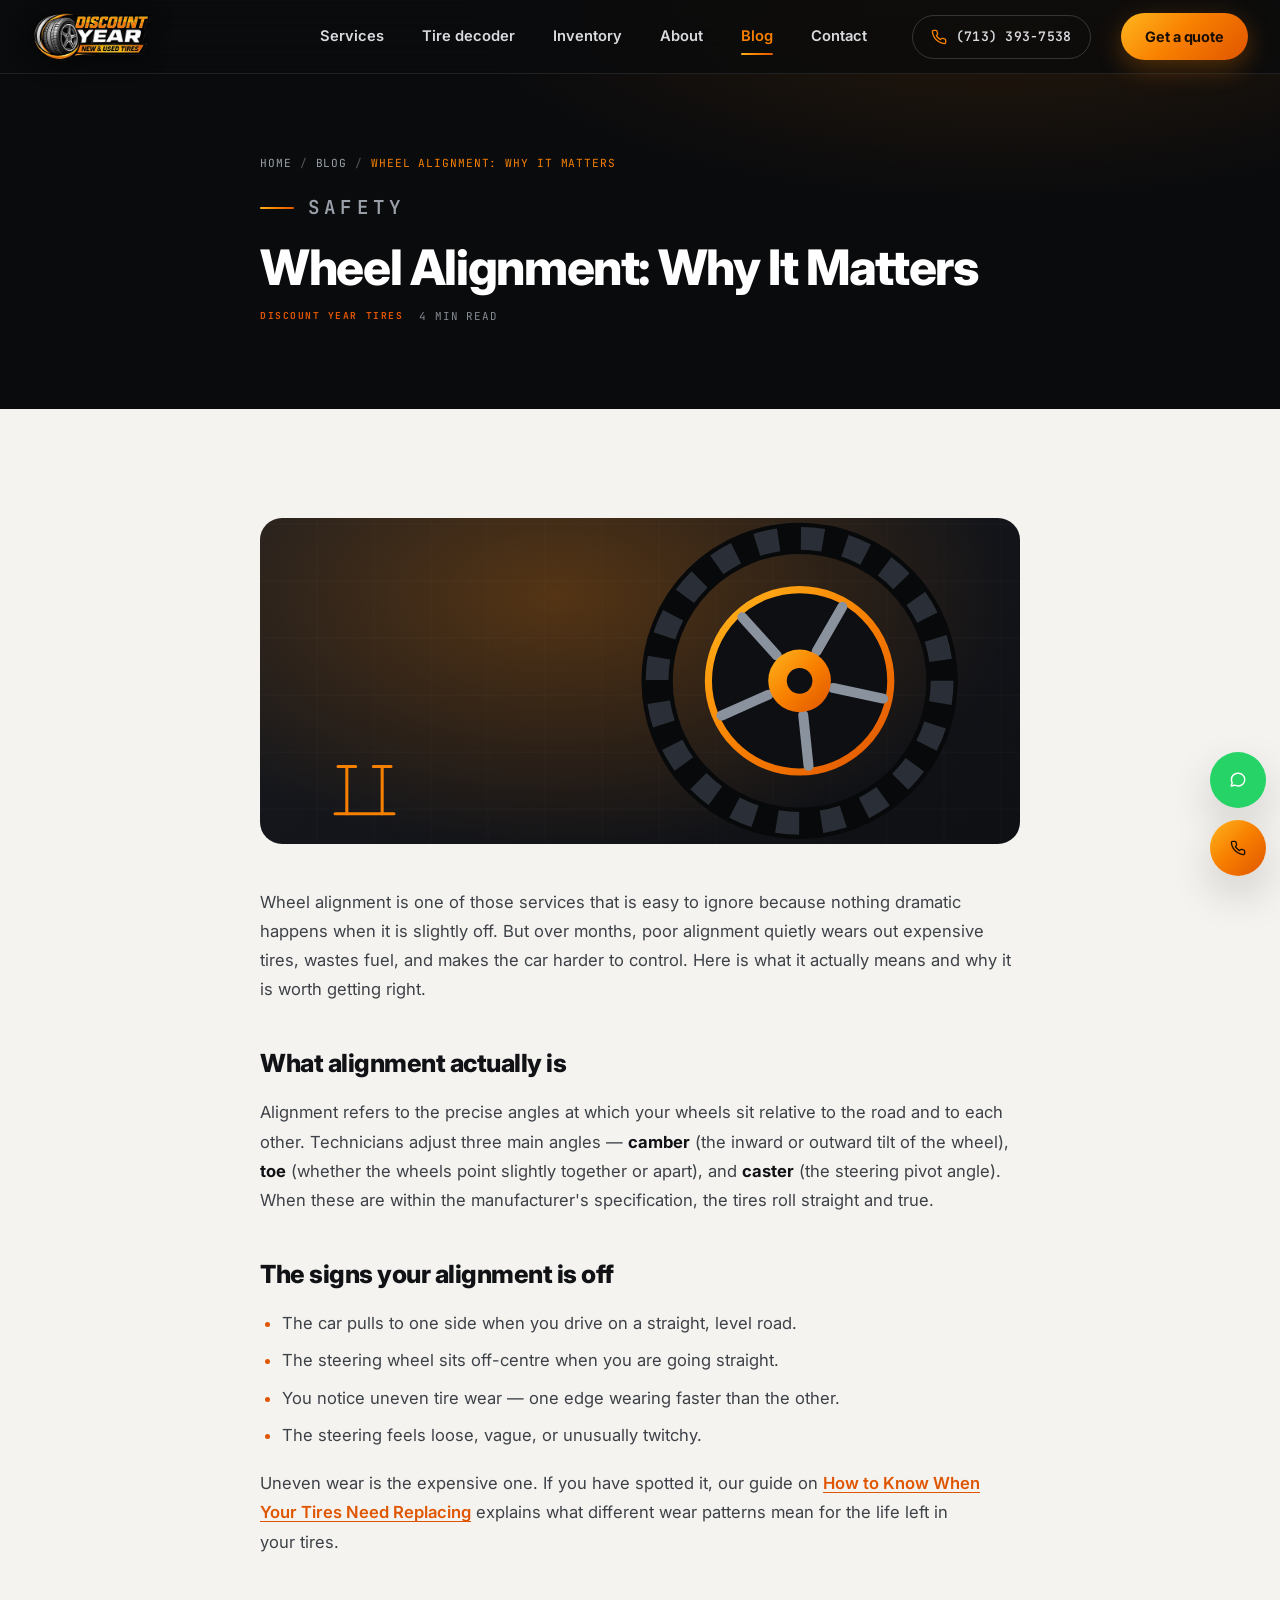
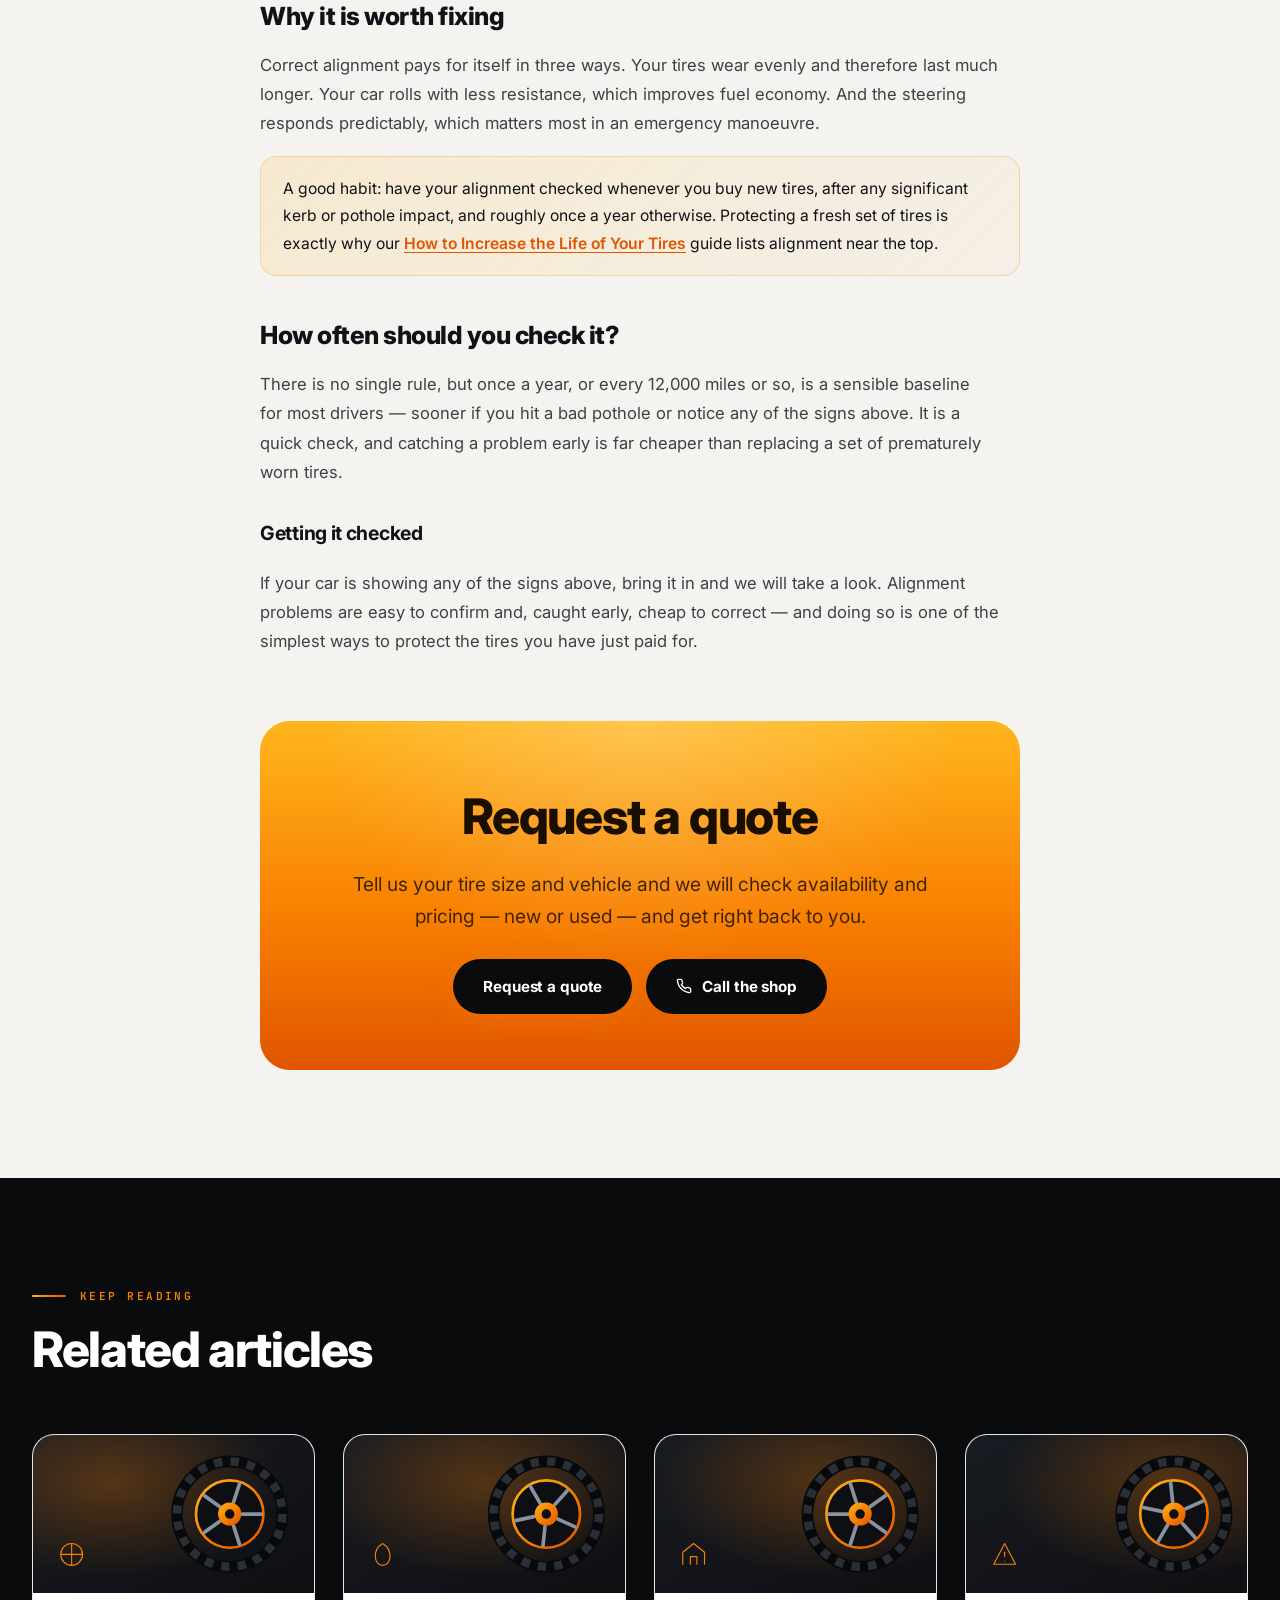
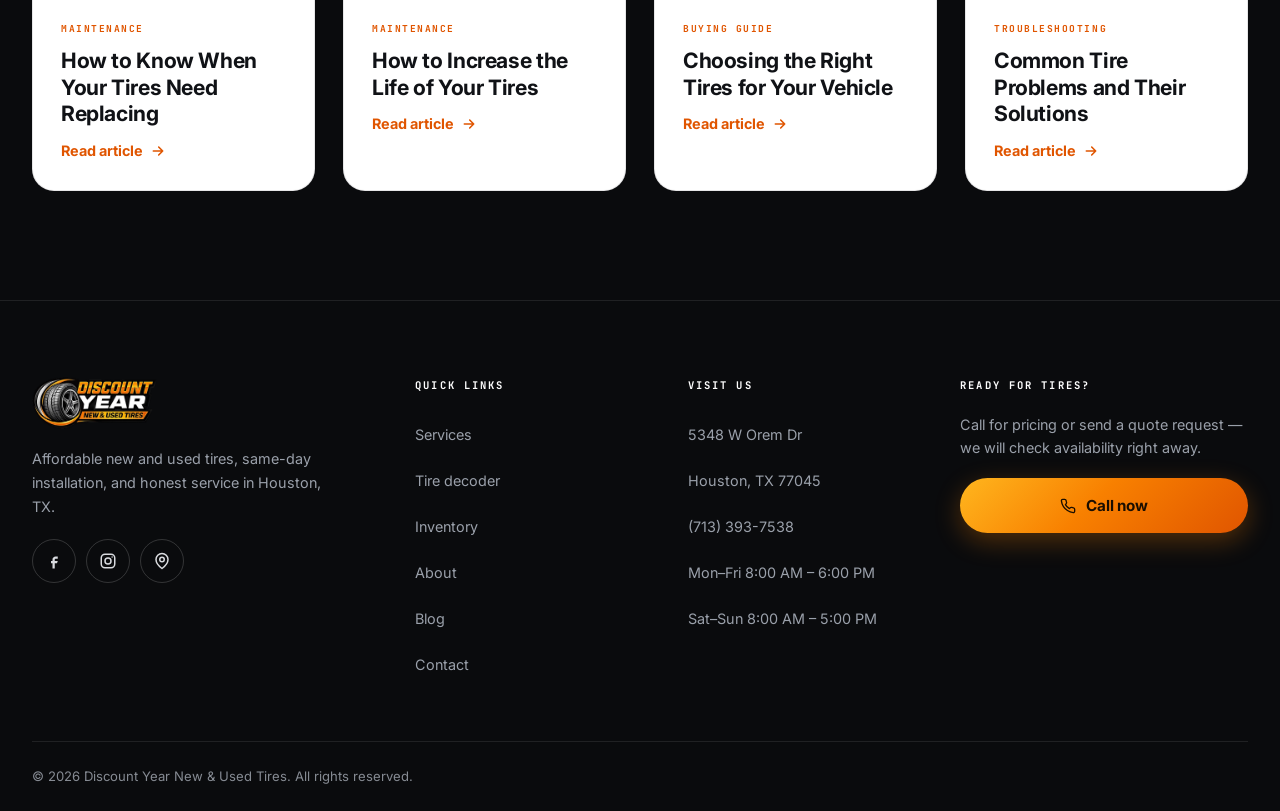
<file: blog/wheel-alignment.html>
<!DOCTYPE html>
<html lang="en">
<head>
<meta charset="UTF-8">
<meta name="viewport" content="width=device-width, initial-scale=1, viewport-fit=cover">
<meta name="theme-color" content="#0a0b0d">
<title>Wheel Alignment: Why It Matters | Discount Year Tires</title>
<meta name="description" content="What wheel alignment is, the warning signs your car needs it, and how correct alignment saves fuel and makes your tires last longer.">
<link rel="canonical" href="https://www.discountyeartires.com/blog/wheel-alignment.html">

<link rel="icon" href="../assets/mark-32.png" sizes="32x32">
<link rel="icon" href="../assets/mark-192.png" sizes="192x192">
<link rel="apple-touch-icon" href="../assets/mark-180.png">
<link rel="manifest" href="../site.webmanifest">

<link rel="preconnect" href="https://fonts.googleapis.com">
<link rel="preconnect" href="https://fonts.gstatic.com" crossorigin>
<link rel="preload" as="style" href="https://fonts.googleapis.com/css2?family=Inter:wght@400;500;600;700;800&family=JetBrains+Mono:wght@500;600;700&display=swap">
<link rel="stylesheet" href="https://fonts.googleapis.com/css2?family=Inter:wght@400;500;600;700;800&family=JetBrains+Mono:wght@500;600;700&display=swap" media="print" onload="this.media='all'">
<noscript><link rel="stylesheet" href="https://fonts.googleapis.com/css2?family=Inter:wght@400;500;600;700;800&family=JetBrains+Mono:wght@500;600;700&display=swap"></noscript>

<link rel="preload" as="image" href="../assets/logo-600.webp" type="image/webp">
<script>
/* Loader escape hatch — ES5, isolated, so a failure in script.js can never trap
   the page behind the loading overlay. */
(function () {
  function release() {
    var b = document.body; if (!b) return;
    b.className = b.className.replace(/\bis-loading\b/g, '');
    var l = document.getElementById('loader');
    if (l && l.parentNode) l.parentNode.removeChild(l);
  }
  window.setTimeout(release, 4000);
  window.addEventListener('error', function () { window.setTimeout(release, 300); });
})();
</script>
<noscript>
  <style>
    .loader,.cursor,.cursor-shadow,.scroll-progress { display:none !important; }
    body.is-loading { overflow:visible !important; }
    .reveal { opacity:1 !important; transform:none !important; }
    .hero-copy > *,.hero-visual,.scroll-cue { opacity:1 !important; transform:none !important; animation:none !important; }
    .reveal-line > i { transform:none !important; animation:none !important; }
    .stat-num { visibility:visible; }
  </style>
</noscript>

<link rel="stylesheet" href="../styles.css">

<meta property="og:type" content="article">
<meta property="og:title" content="Wheel Alignment: Why It Matters | Discount Year Tires">
<meta property="og:description" content="What wheel alignment is, the warning signs your car needs it, and how correct alignment saves fuel and makes your tires last longer.">
<meta property="og:image" content="https://www.discountyeartires.com/assets/logo-1200.png">
<meta name="twitter:card" content="summary_large_image">
<meta name="twitter:title" content="Wheel Alignment: Why It Matters | Discount Year Tires">
<meta name="twitter:description" content="What wheel alignment is, the warning signs your car needs it, and how correct alignment saves fuel and makes your tires last longer.">
<meta name="twitter:image" content="https://www.discountyeartires.com/assets/logo-1200.png">
<meta property="og:url" content="https://www.discountyeartires.com/blog/wheel-alignment.html">
<script type="application/ld+json">{"@context": "https://schema.org", "@type": "BlogPosting", "headline": "Wheel Alignment: Why It Matters", "description": "What wheel alignment is, the warning signs your car needs it, and how correct alignment saves fuel and makes your tires last longer.", "author": {"@type": "Organization", "name": "Discount Year New & Used Tires"}, "publisher": {"@type": "Organization", "name": "Discount Year New & Used Tires", "logo": {"@type": "ImageObject", "url": "https://www.discountyeartires.com/assets/logo-1200.png"}}, "mainEntityOfPage": "https://www.discountyeartires.com/blog/wheel-alignment.html", "image": "https://www.discountyeartires.com/assets/logo-1200.png"}</script>
<script type="application/ld+json">{"@context": "https://schema.org", "@type": "BreadcrumbList", "itemListElement": [{"@type": "ListItem", "position": 1, "name": "Home", "item": "https://www.discountyeartires.com/"}, {"@type": "ListItem", "position": 2, "name": "Blog", "item": "https://www.discountyeartires.com/blog/"}, {"@type": "ListItem", "position": 3, "name": "Wheel Alignment: Why It Matters", "item": "https://www.discountyeartires.com/blog/wheel-alignment.html"}]}</script>
</head>
<body class="is-loading page-solid-nav">
<a class="skip-link" href="#main">Skip to main content</a>
<div class="loader" id="loader" role="status" aria-live="polite">
  <div class="loader-inner">
    <div class="loader-tyre"><svg class="" viewBox="0 0 200 200" xmlns="http://www.w3.org/2000/svg" >
<defs>
<radialGradient id="rub-loader" cx="34%" cy="24%" r="82%">
  <stop offset="0%" stop-color="#6e737c"/>
  <stop offset="35%" stop-color="#474c54"/>
  <stop offset="70%" stop-color="#2b2f35"/>
  <stop offset="100%" stop-color="#1a1d21"/>
</radialGradient>
<radialGradient id="wall-loader" cx="34%" cy="26%" r="80%">
  <stop offset="0%" stop-color="#3d4046"/>
  <stop offset="55%" stop-color="#212429"/>
  <stop offset="100%" stop-color="#121418"/>
</radialGradient>
<linearGradient id="chrome-loader" x1="18%" y1="4%" x2="82%" y2="96%">
  <stop offset="0%"   stop-color="#ffffff"/>
  <stop offset="18%"  stop-color="#d8dde4"/>
  <stop offset="38%"  stop-color="#9aa2ad"/>
  <stop offset="52%"  stop-color="#e8ecf1"/>
  <stop offset="70%"  stop-color="#79818d"/>
  <stop offset="88%"  stop-color="#c2c8d1"/>
  <stop offset="100%" stop-color="#5a626d"/>
</linearGradient>
<linearGradient id="spoke-loader" x1="20%" y1="0%" x2="80%" y2="100%">
  <stop offset="0%"   stop-color="#eef1f5"/>
  <stop offset="45%"  stop-color="#aab2bd"/>
  <stop offset="100%" stop-color="#6d757f"/>
</linearGradient>
<linearGradient id="cap-loader" x1="20%" y1="0%" x2="80%" y2="100%">
  <stop offset="0%"   stop-color="#ffb61e"/>
  <stop offset="50%"  stop-color="#f88000"/>
  <stop offset="100%" stop-color="#e05500"/>
</linearGradient>
<radialGradient id="gloss-loader" cx="32%" cy="22%" r="52%">
  <stop offset="0%"   stop-color="#ffffff" stop-opacity=".30"/>
  <stop offset="60%"  stop-color="#ffffff" stop-opacity=".05"/>
  <stop offset="100%" stop-color="#ffffff" stop-opacity="0"/>
</radialGradient>
</defs>
<g class="tyre-spin">
<circle cx="100.0" cy="100.0" r="97.0" fill="#08090a"/>
<g fill="url(#rub-loader)">
<path d="M101.96 4.52A95.50 95.50 0 0 1 111.06 5.14L108.92 23.52A77.00 77.00 0 0 0 101.58 23.02Z"/>
<path d="M114.94 5.68A95.50 95.50 0 0 1 123.88 7.53L120.25 21.57A81.00 81.00 0 0 0 112.67 20.00Z"/>
<path d="M127.64 8.59A95.50 95.50 0 0 1 136.24 11.65L129.22 28.76A77.00 77.00 0 0 0 122.29 26.30Z"/>
<path d="M139.83 13.20A95.50 95.50 0 0 1 147.94 17.40L140.66 29.94A81.00 81.00 0 0 0 133.79 26.38Z"/>
<path d="M151.28 19.44A95.50 95.50 0 0 1 158.74 24.70L147.36 39.29A77.00 77.00 0 0 0 141.35 35.04Z"/>
<path d="M161.77 27.17A95.50 95.50 0 0 1 168.44 33.40L158.05 43.51A81.00 81.00 0 0 0 152.39 38.23Z"/>
<path d="M171.12 36.26A95.50 95.50 0 0 1 176.88 43.34L161.98 54.32A77.00 77.00 0 0 0 157.34 48.61Z"/>
<path d="M179.13 46.54A95.50 95.50 0 0 1 183.88 54.34L171.14 61.27A81.00 81.00 0 0 0 167.12 54.65Z"/>
<path d="M185.68 57.81A95.50 95.50 0 0 1 189.31 66.18L172.01 72.73A77.00 77.00 0 0 0 169.08 65.98Z"/>
<path d="M190.62 69.87A95.50 95.50 0 0 1 193.08 78.66L178.95 81.90A81.00 81.00 0 0 0 176.86 74.44Z"/>
<path d="M193.88 82.49A95.50 95.50 0 0 1 195.12 91.53L176.70 93.17A77.00 77.00 0 0 0 175.69 85.88Z"/>
<path d="M195.39 95.44A95.50 95.50 0 0 1 195.39 104.56L180.91 103.87A81.00 81.00 0 0 0 180.91 96.13Z"/>
<path d="M195.12 108.47A95.50 95.50 0 0 1 193.88 117.51L175.69 114.12A77.00 77.00 0 0 0 176.70 106.83Z"/>
<path d="M193.08 121.34A95.50 95.50 0 0 1 190.62 130.13L176.86 125.56A81.00 81.00 0 0 0 178.95 118.10Z"/>
<path d="M189.31 133.82A95.50 95.50 0 0 1 185.68 142.19L169.08 134.02A77.00 77.00 0 0 0 172.01 127.27Z"/>
<path d="M183.88 145.66A95.50 95.50 0 0 1 179.13 153.46L167.12 145.35A81.00 81.00 0 0 0 171.14 138.73Z"/>
<path d="M176.88 156.66A95.50 95.50 0 0 1 171.12 163.74L157.34 151.39A77.00 77.00 0 0 0 161.98 145.68Z"/>
<path d="M168.44 166.60A95.50 95.50 0 0 1 161.77 172.83L152.39 161.77A81.00 81.00 0 0 0 158.05 156.49Z"/>
<path d="M158.74 175.30A95.50 95.50 0 0 1 151.28 180.56L141.35 164.96A77.00 77.00 0 0 0 147.36 160.71Z"/>
<path d="M147.94 182.60A95.50 95.50 0 0 1 139.83 186.80L133.79 173.62A81.00 81.00 0 0 0 140.66 170.06Z"/>
<path d="M136.24 188.35A95.50 95.50 0 0 1 127.64 191.41L122.29 173.70A77.00 77.00 0 0 0 129.22 171.24Z"/>
<path d="M123.88 192.47A95.50 95.50 0 0 1 114.94 194.32L112.67 180.00A81.00 81.00 0 0 0 120.25 178.43Z"/>
<path d="M111.06 194.86A95.50 95.50 0 0 1 101.96 195.48L101.58 176.98A77.00 77.00 0 0 0 108.92 176.48Z"/>
<path d="M98.04 195.48A95.50 95.50 0 0 1 88.94 194.86L90.62 180.45A81.00 81.00 0 0 0 98.34 180.98Z"/>
<path d="M85.06 194.32A95.50 95.50 0 0 1 76.12 192.47L80.75 174.55A77.00 77.00 0 0 0 87.95 176.05Z"/>
<path d="M72.36 191.41A95.50 95.50 0 0 1 63.76 188.35L69.26 174.94A81.00 81.00 0 0 0 76.55 177.53Z"/>
<path d="M60.17 186.80A95.50 95.50 0 0 1 52.06 182.60L61.35 166.60A77.00 77.00 0 0 0 67.88 169.98Z"/>
<path d="M48.72 180.56A95.50 95.50 0 0 1 41.26 175.30L50.18 163.87A81.00 81.00 0 0 0 56.50 168.33Z"/>
<path d="M38.23 172.83A95.50 95.50 0 0 1 31.56 166.60L44.81 153.70A77.00 77.00 0 0 0 50.19 158.72Z"/>
<path d="M28.88 163.74A95.50 95.50 0 0 1 23.12 156.66L34.80 148.06A81.00 81.00 0 0 0 39.68 154.06Z"/>
<path d="M20.87 153.46A95.50 95.50 0 0 1 16.12 145.66L32.37 136.82A77.00 77.00 0 0 0 36.20 143.11Z"/>
<path d="M14.32 142.19A95.50 95.50 0 0 1 10.69 133.82L24.25 128.68A81.00 81.00 0 0 0 27.33 135.78Z"/>
<path d="M9.38 130.13A95.50 95.50 0 0 1 6.92 121.34L24.95 117.21A77.00 77.00 0 0 0 26.93 124.29Z"/>
<path d="M6.12 117.51A95.50 95.50 0 0 1 4.88 108.47L19.32 107.18A81.00 81.00 0 0 0 20.37 114.85Z"/>
<path d="M4.61 104.56A95.50 95.50 0 0 1 4.61 95.44L23.09 96.32A77.00 77.00 0 0 0 23.09 103.68Z"/>
<path d="M4.88 91.53A95.50 95.50 0 0 1 6.12 82.49L20.37 85.15A81.00 81.00 0 0 0 19.32 92.82Z"/>
<path d="M6.92 78.66A95.50 95.50 0 0 1 9.38 69.87L26.93 75.71A77.00 77.00 0 0 0 24.95 82.79Z"/>
<path d="M10.69 66.18A95.50 95.50 0 0 1 14.32 57.81L27.33 64.22A81.00 81.00 0 0 0 24.25 71.32Z"/>
<path d="M16.12 54.34A95.50 95.50 0 0 1 20.87 46.54L36.20 56.89A77.00 77.00 0 0 0 32.37 63.18Z"/>
<path d="M23.12 43.34A95.50 95.50 0 0 1 28.88 36.26L39.68 45.94A81.00 81.00 0 0 0 34.80 51.94Z"/>
<path d="M31.56 33.40A95.50 95.50 0 0 1 38.23 27.17L50.19 41.28A77.00 77.00 0 0 0 44.81 46.30Z"/>
<path d="M41.26 24.70A95.50 95.50 0 0 1 48.72 19.44L56.50 31.67A81.00 81.00 0 0 0 50.18 36.13Z"/>
<path d="M52.06 17.40A95.50 95.50 0 0 1 60.17 13.20L67.88 30.02A77.00 77.00 0 0 0 61.35 33.40Z"/>
<path d="M63.76 11.65A95.50 95.50 0 0 1 72.36 8.59L76.55 22.47A81.00 81.00 0 0 0 69.26 25.06Z"/>
<path d="M76.12 7.53A95.50 95.50 0 0 1 85.06 5.68L87.95 23.95A77.00 77.00 0 0 0 80.75 25.45Z"/>
<path d="M88.94 5.14A95.50 95.50 0 0 1 98.04 4.52L98.34 19.02A81.00 81.00 0 0 0 90.62 19.55Z"/>
</g>
<g fill="#08090a">
<path d="M106.92 2.75A97.50 97.50 0 0 1 110.63 3.08L109.81 10.54A90.00 90.00 0 0 0 106.39 10.23Z"/>
<path d="M120.10 4.59A97.50 97.50 0 0 1 123.73 5.43L121.91 12.71A90.00 90.00 0 0 0 118.55 11.93Z"/>
<path d="M132.90 8.22A97.50 97.50 0 0 1 136.39 9.54L133.59 16.50A90.00 90.00 0 0 0 130.37 15.28Z"/>
<path d="M145.09 13.55A97.50 97.50 0 0 1 148.37 15.34L144.64 21.85A90.00 90.00 0 0 0 141.62 20.20Z"/>
<path d="M156.44 20.50A97.50 97.50 0 0 1 159.44 22.72L154.87 28.66A90.00 90.00 0 0 0 152.10 26.61Z"/>
<path d="M166.74 28.93A97.50 97.50 0 0 1 169.41 31.53L164.07 36.80A90.00 90.00 0 0 0 161.61 34.39Z"/>
<path d="M175.80 38.68A97.50 97.50 0 0 1 178.09 41.62L172.08 46.11A90.00 90.00 0 0 0 169.97 43.39Z"/>
<path d="M183.44 49.57A97.50 97.50 0 0 1 185.31 52.80L178.75 56.43A90.00 90.00 0 0 0 177.03 53.45Z"/>
<path d="M189.53 61.40A97.50 97.50 0 0 1 190.94 64.85L183.95 67.56A90.00 90.00 0 0 0 182.65 64.37Z"/>
<path d="M193.96 73.95A97.50 97.50 0 0 1 194.88 77.56L187.58 79.29A90.00 90.00 0 0 0 186.73 75.96Z"/>
<path d="M196.63 86.99A97.50 97.50 0 0 1 197.05 90.69L189.59 91.41A90.00 90.00 0 0 0 189.19 87.99Z"/>
<path d="M197.50 100.27A97.50 97.50 0 0 1 197.42 103.99L189.92 103.69A90.00 90.00 0 0 0 190.00 100.25Z"/>
<path d="M196.56 113.54A97.50 97.50 0 0 1 195.97 117.22L188.58 115.90A90.00 90.00 0 0 0 189.13 112.50Z"/>
<path d="M193.81 126.56A97.50 97.50 0 0 1 192.73 130.13L185.60 127.81A90.00 90.00 0 0 0 186.60 124.52Z"/>
<path d="M189.32 139.09A97.50 97.50 0 0 1 187.76 142.47L181.01 139.21A90.00 90.00 0 0 0 182.45 136.08Z"/>
<path d="M183.17 150.89A97.50 97.50 0 0 1 181.16 154.03L174.92 149.87A90.00 90.00 0 0 0 176.77 146.97Z"/>
<path d="M175.46 161.74A97.50 97.50 0 0 1 173.05 164.58L167.43 159.61A90.00 90.00 0 0 0 169.66 156.99Z"/>
<path d="M166.35 171.44A97.50 97.50 0 0 1 163.57 173.92L158.68 168.24A90.00 90.00 0 0 0 161.25 165.94Z"/>
<path d="M156.01 179.81A97.50 97.50 0 0 1 152.92 181.89L148.85 175.59A90.00 90.00 0 0 0 151.70 173.67Z"/>
<path d="M144.62 186.69A97.50 97.50 0 0 1 141.27 188.33L138.10 181.54A90.00 90.00 0 0 0 141.19 180.02Z"/>
<path d="M132.40 191.96A97.50 97.50 0 0 1 128.86 193.13L126.64 185.97A90.00 90.00 0 0 0 129.91 184.89Z"/>
<path d="M119.58 195.51A97.50 97.50 0 0 1 115.91 196.19L114.69 188.79A90.00 90.00 0 0 0 118.07 188.17Z"/>
<path d="M106.39 197.29A97.50 97.50 0 0 1 102.66 197.46L102.46 189.97A90.00 90.00 0 0 0 105.90 189.81Z"/>
<path d="M93.08 197.25A97.50 97.50 0 0 1 89.37 196.92L90.19 189.46A90.00 90.00 0 0 0 93.61 189.77Z"/>
<path d="M79.90 195.41A97.50 97.50 0 0 1 76.27 194.57L78.09 187.29A90.00 90.00 0 0 0 81.45 188.07Z"/>
<path d="M67.10 191.78A97.50 97.50 0 0 1 63.61 190.46L66.41 183.50A90.00 90.00 0 0 0 69.63 184.72Z"/>
<path d="M54.91 186.45A97.50 97.50 0 0 1 51.63 184.66L55.36 178.15A90.00 90.00 0 0 0 58.38 179.80Z"/>
<path d="M43.56 179.50A97.50 97.50 0 0 1 40.56 177.28L45.13 171.34A90.00 90.00 0 0 0 47.90 173.39Z"/>
<path d="M33.26 171.07A97.50 97.50 0 0 1 30.59 168.47L35.93 163.20A90.00 90.00 0 0 0 38.39 165.61Z"/>
<path d="M24.20 161.32A97.50 97.50 0 0 1 21.91 158.38L27.92 153.89A90.00 90.00 0 0 0 30.03 156.61Z"/>
<path d="M16.56 150.43A97.50 97.50 0 0 1 14.69 147.20L21.25 143.57A90.00 90.00 0 0 0 22.97 146.55Z"/>
<path d="M10.47 138.60A97.50 97.50 0 0 1 9.06 135.15L16.05 132.44A90.00 90.00 0 0 0 17.35 135.63Z"/>
<path d="M6.04 126.05A97.50 97.50 0 0 1 5.12 122.44L12.42 120.71A90.00 90.00 0 0 0 13.27 124.04Z"/>
<path d="M3.37 113.01A97.50 97.50 0 0 1 2.95 109.31L10.41 108.59A90.00 90.00 0 0 0 10.81 112.01Z"/>
<path d="M2.50 99.73A97.50 97.50 0 0 1 2.58 96.01L10.08 96.31A90.00 90.00 0 0 0 10.00 99.75Z"/>
<path d="M3.44 86.46A97.50 97.50 0 0 1 4.03 82.78L11.42 84.10A90.00 90.00 0 0 0 10.87 87.50Z"/>
<path d="M6.19 73.44A97.50 97.50 0 0 1 7.27 69.87L14.40 72.19A90.00 90.00 0 0 0 13.40 75.48Z"/>
<path d="M10.68 60.91A97.50 97.50 0 0 1 12.24 57.53L18.99 60.79A90.00 90.00 0 0 0 17.55 63.92Z"/>
<path d="M16.83 49.11A97.50 97.50 0 0 1 18.84 45.97L25.08 50.13A90.00 90.00 0 0 0 23.23 53.03Z"/>
<path d="M24.54 38.26A97.50 97.50 0 0 1 26.95 35.42L32.57 40.39A90.00 90.00 0 0 0 30.34 43.01Z"/>
<path d="M33.65 28.56A97.50 97.50 0 0 1 36.43 26.08L41.32 31.76A90.00 90.00 0 0 0 38.75 34.06Z"/>
<path d="M43.99 20.19A97.50 97.50 0 0 1 47.08 18.11L51.15 24.41A90.00 90.00 0 0 0 48.30 26.33Z"/>
<path d="M55.38 13.31A97.50 97.50 0 0 1 58.73 11.67L61.90 18.46A90.00 90.00 0 0 0 58.81 19.98Z"/>
<path d="M67.60 8.04A97.50 97.50 0 0 1 71.14 6.87L73.36 14.03A90.00 90.00 0 0 0 70.09 15.11Z"/>
<path d="M80.42 4.49A97.50 97.50 0 0 1 84.09 3.81L85.31 11.21A90.00 90.00 0 0 0 81.93 11.83Z"/>
<path d="M93.61 2.71A97.50 97.50 0 0 1 97.34 2.54L97.54 10.03A90.00 90.00 0 0 0 94.10 10.19Z"/>
</g>
<circle cx="100.0" cy="100.0" r="86.5" fill="none" stroke="#08090a" stroke-width="4.2"/>
<circle cx="100.0" cy="100.0" r="90.0" fill="none" stroke="#08090a" stroke-width="2.2"/>
<circle cx="100.0" cy="100.0" r="80.0" fill="none" stroke="#08090a" stroke-width="2.2"/>
<circle cx="100.0" cy="100.0" r="76.0" fill="url(#wall-loader)"/>
<circle cx="100.0" cy="100.0" r="71.0" fill="none" stroke="#3a3e45" stroke-width="1.1" stroke-opacity=".85"/>
<circle cx="100.0" cy="100.0" r="65.0" fill="none" stroke="#0c0d10" stroke-width="2.4"/>
<circle cx="100.0" cy="100.0" r="60.5" fill="url(#chrome-loader)"/>
<circle cx="100.0" cy="100.0" r="57.0" fill="#1b1e24"/>
<circle cx="100.0" cy="100.0" r="56.0" fill="url(#chrome-loader)" opacity=".28"/>
<g fill="url(#spoke-loader)" stroke="#5c636e" stroke-width="0.7" stroke-linejoin="round">
<path d="M85.57 47.96L91.45 62.07L96.82 77.54L97.95 81.11L102.05 81.11L103.18 77.54L108.55 62.07L114.43 47.96Z"/>
<path d="M145.03 70.20L133.43 80.14L120.37 90.04L117.33 92.21L118.60 96.11L122.34 96.09L138.71 96.42L153.95 97.64Z"/>
<path d="M142.26 133.62L129.21 125.66L115.77 116.30L112.76 114.08L109.44 116.49L110.63 120.04L115.37 135.71L118.91 150.58Z"/>
<path d="M81.09 150.58L84.63 135.71L89.37 120.04L90.56 116.49L87.24 114.08L84.23 116.30L70.79 125.66L57.74 133.62Z"/>
<path d="M46.05 97.64L61.29 96.42L77.66 96.09L81.40 96.11L82.67 92.21L79.63 90.04L66.57 80.14L54.97 70.20Z"/>
</g>
<circle cx="100.0" cy="100.0" r="22.0" fill="url(#chrome-loader)"/>
<g fill="#4e555f">
<circle cx="110.29" cy="85.84" r="2.6"/>
<circle cx="116.64" cy="105.41" r="2.6"/>
<circle cx="100.00" cy="117.50" r="2.6"/>
<circle cx="83.36" cy="105.41" r="2.6"/>
<circle cx="89.71" cy="85.84" r="2.6"/>
</g>
<circle cx="100.0" cy="100.0" r="15.0" fill="url(#cap-loader)"/>
<circle cx="100.0" cy="100.0" r="11.0" fill="#0e0f12" opacity=".55"/>
</g>
<circle cx="100.0" cy="100.0" r="97.0" fill="url(#gloss-loader)" pointer-events="none"/>
<circle cx="100.0" cy="100.0" r="97.0" fill="none" stroke="#000" stroke-opacity=".5" stroke-width="1.5"/>
</svg></div>
    <div class="loader-meter">
      <div class="loader-pct mono" id="loaderPct">00<span>%</span></div>
      <div class="loader-bar"><i id="loaderBar"></i></div>
      <div class="loader-label">Discount Year Tires</div>
    </div>
  </div>
</div>
<div class="cursor-shadow" id="cursorShadow" aria-hidden="true"></div>
<div class="cursor" id="cursor" aria-hidden="true">
  <span class="cursor-ring"></span>
  <div class="cursor-tyre"><svg class="" viewBox="0 0 200 200" xmlns="http://www.w3.org/2000/svg" >
<defs>
<radialGradient id="rub-cursor" cx="34%" cy="24%" r="82%">
  <stop offset="0%" stop-color="#6e737c"/>
  <stop offset="35%" stop-color="#474c54"/>
  <stop offset="70%" stop-color="#2b2f35"/>
  <stop offset="100%" stop-color="#1a1d21"/>
</radialGradient>
<radialGradient id="wall-cursor" cx="34%" cy="26%" r="80%">
  <stop offset="0%" stop-color="#3d4046"/>
  <stop offset="55%" stop-color="#212429"/>
  <stop offset="100%" stop-color="#121418"/>
</radialGradient>
<linearGradient id="chrome-cursor" x1="18%" y1="4%" x2="82%" y2="96%">
  <stop offset="0%"   stop-color="#ffffff"/>
  <stop offset="18%"  stop-color="#d8dde4"/>
  <stop offset="38%"  stop-color="#9aa2ad"/>
  <stop offset="52%"  stop-color="#e8ecf1"/>
  <stop offset="70%"  stop-color="#79818d"/>
  <stop offset="88%"  stop-color="#c2c8d1"/>
  <stop offset="100%" stop-color="#5a626d"/>
</linearGradient>
<linearGradient id="spoke-cursor" x1="20%" y1="0%" x2="80%" y2="100%">
  <stop offset="0%"   stop-color="#eef1f5"/>
  <stop offset="45%"  stop-color="#aab2bd"/>
  <stop offset="100%" stop-color="#6d757f"/>
</linearGradient>
<linearGradient id="cap-cursor" x1="20%" y1="0%" x2="80%" y2="100%">
  <stop offset="0%"   stop-color="#ffb61e"/>
  <stop offset="50%"  stop-color="#f88000"/>
  <stop offset="100%" stop-color="#e05500"/>
</linearGradient>
<radialGradient id="gloss-cursor" cx="32%" cy="22%" r="52%">
  <stop offset="0%"   stop-color="#ffffff" stop-opacity=".30"/>
  <stop offset="60%"  stop-color="#ffffff" stop-opacity=".05"/>
  <stop offset="100%" stop-color="#ffffff" stop-opacity="0"/>
</radialGradient>
</defs>
<g class="tyre-spin">
<circle cx="100.0" cy="100.0" r="97.0" fill="#08090a"/>
<g fill="url(#rub-cursor)">
<path d="M103.64 4.57A95.50 95.50 0 0 1 117.68 6.15L114.26 24.33A77.00 77.00 0 0 0 102.94 23.06Z"/>
<path d="M124.79 7.77A95.50 95.50 0 0 1 138.12 12.44L130.74 29.40A77.00 77.00 0 0 0 119.98 25.64Z"/>
<path d="M144.69 15.60A95.50 95.50 0 0 1 156.65 23.12L145.68 38.01A77.00 77.00 0 0 0 136.03 31.95Z"/>
<path d="M162.35 27.66A95.50 95.50 0 0 1 172.34 37.65L158.33 49.73A77.00 77.00 0 0 0 150.27 41.67Z"/>
<path d="M176.88 43.35A95.50 95.50 0 0 1 184.40 55.31L168.05 63.97A77.00 77.00 0 0 0 161.99 54.32Z"/>
<path d="M187.56 61.88A95.50 95.50 0 0 1 192.23 75.21L174.36 80.02A77.00 77.00 0 0 0 170.60 69.26Z"/>
<path d="M193.85 82.32A95.50 95.50 0 0 1 195.43 96.36L176.94 97.06A77.00 77.00 0 0 0 175.67 85.74Z"/>
<path d="M195.43 103.64A95.50 95.50 0 0 1 193.85 117.68L175.67 114.26A77.00 77.00 0 0 0 176.94 102.94Z"/>
<path d="M192.23 124.79A95.50 95.50 0 0 1 187.56 138.12L170.60 130.74A77.00 77.00 0 0 0 174.36 119.98Z"/>
<path d="M184.40 144.69A95.50 95.50 0 0 1 176.88 156.65L161.99 145.68A77.00 77.00 0 0 0 168.05 136.03Z"/>
<path d="M172.34 162.35A95.50 95.50 0 0 1 162.35 172.34L150.27 158.33A77.00 77.00 0 0 0 158.33 150.27Z"/>
<path d="M156.65 176.88A95.50 95.50 0 0 1 144.69 184.40L136.03 168.05A77.00 77.00 0 0 0 145.68 161.99Z"/>
<path d="M138.12 187.56A95.50 95.50 0 0 1 124.79 192.23L119.98 174.36A77.00 77.00 0 0 0 130.74 170.60Z"/>
<path d="M117.68 193.85A95.50 95.50 0 0 1 103.64 195.43L102.94 176.94A77.00 77.00 0 0 0 114.26 175.67Z"/>
<path d="M96.36 195.43A95.50 95.50 0 0 1 82.32 193.85L85.74 175.67A77.00 77.00 0 0 0 97.06 176.94Z"/>
<path d="M75.21 192.23A95.50 95.50 0 0 1 61.88 187.56L69.26 170.60A77.00 77.00 0 0 0 80.02 174.36Z"/>
<path d="M55.31 184.40A95.50 95.50 0 0 1 43.35 176.88L54.32 161.99A77.00 77.00 0 0 0 63.97 168.05Z"/>
<path d="M37.65 172.34A95.50 95.50 0 0 1 27.66 162.35L41.67 150.27A77.00 77.00 0 0 0 49.73 158.33Z"/>
<path d="M23.12 156.65A95.50 95.50 0 0 1 15.60 144.69L31.95 136.03A77.00 77.00 0 0 0 38.01 145.68Z"/>
<path d="M12.44 138.12A95.50 95.50 0 0 1 7.77 124.79L25.64 119.98A77.00 77.00 0 0 0 29.40 130.74Z"/>
<path d="M6.15 117.68A95.50 95.50 0 0 1 4.57 103.64L23.06 102.94A77.00 77.00 0 0 0 24.33 114.26Z"/>
<path d="M4.57 96.36A95.50 95.50 0 0 1 6.15 82.32L24.33 85.74A77.00 77.00 0 0 0 23.06 97.06Z"/>
<path d="M7.77 75.21A95.50 95.50 0 0 1 12.44 61.88L29.40 69.26A77.00 77.00 0 0 0 25.64 80.02Z"/>
<path d="M15.60 55.31A95.50 95.50 0 0 1 23.12 43.35L38.01 54.32A77.00 77.00 0 0 0 31.95 63.97Z"/>
<path d="M27.66 37.65A95.50 95.50 0 0 1 37.65 27.66L49.73 41.67A77.00 77.00 0 0 0 41.67 49.73Z"/>
<path d="M43.35 23.12A95.50 95.50 0 0 1 55.31 15.60L63.97 31.95A77.00 77.00 0 0 0 54.32 38.01Z"/>
<path d="M61.88 12.44A95.50 95.50 0 0 1 75.21 7.77L80.02 25.64A77.00 77.00 0 0 0 69.26 29.40Z"/>
<path d="M82.32 6.15A95.50 95.50 0 0 1 96.36 4.57L97.06 23.06A77.00 77.00 0 0 0 85.74 24.33Z"/>
</g>
<circle cx="100.0" cy="100.0" r="86.5" fill="none" stroke="#08090a" stroke-width="3.2"/>
<circle cx="100.0" cy="100.0" r="76.0" fill="url(#wall-cursor)"/>
<circle cx="100.0" cy="100.0" r="60.5" fill="url(#chrome-cursor)"/>
<circle cx="100.0" cy="100.0" r="57.0" fill="#1b1e24"/>
<circle cx="100.0" cy="100.0" r="56.0" fill="url(#chrome-cursor)" opacity=".28"/>
<g fill="url(#spoke-cursor)" stroke="#5c636e" stroke-width="0" stroke-linejoin="round">
<path d="M84.21 48.36L90.63 62.27L96.51 77.59L97.75 81.13L102.25 81.13L103.49 77.59L109.37 62.27L115.79 48.36Z"/>
<path d="M144.23 69.03L132.99 79.43L120.24 89.76L117.25 92.03L118.64 96.31L122.39 96.39L138.78 97.25L153.99 99.06Z"/>
<path d="M143.13 132.50L129.76 125.02L115.99 116.08L112.91 113.94L109.27 116.59L110.35 120.18L114.60 136.03L117.58 151.06Z"/>
<path d="M82.42 151.06L85.40 136.03L89.65 120.18L90.73 116.59L87.09 113.94L84.01 116.08L70.24 125.02L56.87 132.50Z"/>
<path d="M46.01 99.06L61.22 97.25L77.61 96.39L81.36 96.31L82.75 92.03L79.76 89.76L67.01 79.43L55.77 69.03Z"/>
</g>
<circle cx="100.0" cy="100.0" r="22.0" fill="url(#chrome-cursor)"/>
<circle cx="100.0" cy="100.0" r="15.0" fill="url(#cap-cursor)"/>
<circle cx="100.0" cy="100.0" r="11.0" fill="#0e0f12" opacity=".55"/>
</g>
<circle cx="100.0" cy="100.0" r="97.0" fill="url(#gloss-cursor)" pointer-events="none"/>
</svg></div>
</div>
<div class="scroll-progress" id="scrollProgress" aria-hidden="true"></div>
<header class="topbar" id="topbar">
  <nav class="nav" aria-label="Main">
    <a class="brand" href="../index.html" aria-label="Discount Year New and Used Tires — home">
      <picture>
        <source srcset="../assets/logo-300.webp 300w, ../assets/logo-400.webp 400w, ../assets/logo-600.webp 600w, ../assets/logo-1200.webp 1200w"
                sizes="(max-width:680px) 190px, 300px" type="image/webp">
        <img src="../assets/logo-600.png"
             srcset="../assets/logo-300.png 300w, ../assets/logo-400.png 400w, ../assets/logo-600.png 600w, ../assets/logo-1200.png 1200w"
             sizes="(max-width:680px) 190px, 300px"
             width="600" height="249"
             alt="Discount Year New &amp; Used Tires"
             fetchpriority="high" decoding="async">
      </picture>
    </a>
    <div class="nav-links"><a href="../index.html#services">Services</a><a href="../index.html#decoder">Tire decoder</a><a href="../index.html#inventory">Inventory</a><a href="../about.html">About</a><a href="../blog/index.html" class="active">Blog</a><a href="../index.html#contact">Contact</a></div>
    <a class="nav-tel mono" href="tel:+17133937538"><svg width="16" height="16" viewBox="0 0 24 24" fill="none" stroke="currentColor" stroke-width="2" stroke-linecap="round" stroke-linejoin="round" aria-hidden="true"><path d="M22 16.9v3a2 2 0 0 1-2.2 2 19.8 19.8 0 0 1-8.6-3.1 19.5 19.5 0 0 1-6-6A19.8 19.8 0 0 1 2.1 4.2 2 2 0 0 1 4.1 2h3a2 2 0 0 1 2 1.7c.1 1 .4 1.9.7 2.8a2 2 0 0 1-.5 2.1L8.1 9.9a16 16 0 0 0 6 6l1.3-1.2a2 2 0 0 1 2.1-.5c.9.3 1.8.6 2.8.7a2 2 0 0 1 1.7 2z"/></svg><span>(713) 393-7538</span></a>
    <a class="btn btn-primary nav-cta" href="../index.html#contact" data-magnetic>Get a quote</a>
    <button class="menu-btn" id="menuBtn" type="button" aria-label="Open menu" aria-expanded="false" aria-controls="mobileNav"><span></span></button>
  </nav>
</header>

<div class="mobile-nav" id="mobileNav" aria-hidden="true">
  <a href="../index.html#services" style="--i:0">Services<span class="mono">01</span></a><a href="../index.html#decoder" style="--i:1">Tire decoder<span class="mono">02</span></a><a href="../index.html#inventory" style="--i:2">Inventory<span class="mono">03</span></a><a href="../about.html" style="--i:3">About<span class="mono">04</span></a><a href="../blog/index.html" style="--i:4">Blog<span class="mono">05</span></a><a href="../index.html#contact" style="--i:5">Contact<span class="mono">06</span></a>
  <a class="btn btn-primary btn-block" href="../index.html#contact">Get a quote</a>
</div>

<main id="main">

<section class="page-head">
  <div class="container">
    <div class="article">
      <nav class="breadcrumb" aria-label="Breadcrumb">
        <a href="../index.html">Home</a><span class="sep">/</span>
        <a href="index.html">Blog</a><span class="sep">/</span>
        <span aria-current="page">Wheel Alignment: Why It Matters</span>
      </nav>
      <p class="eyebrow">Safety</p>
      <h1>Wheel Alignment: Why It Matters</h1>
      <div class="article-meta">
        <span class="post-tag">Discount Year Tires</span>
        <span>4 min read</span>
      </div>
    </div>
  </div>
</section>

<article class="section section-light">
  <div class="container">
    <div class="article">
      <div class="article-hero" aria-hidden="true"><svg viewBox="0 0 800 450" preserveAspectRatio="xMidYMid slice" xmlns="http://www.w3.org/2000/svg" role="img" aria-label="Illustration">
  <defs>
  <linearGradient id="bg1" x1="0" y1="0" x2="1" y2="1">
    <stop offset="0" stop-color="#181b21"/>
    <stop offset="1" stop-color="#0e0f13"/>
  </linearGradient>
  <radialGradient id="glow1" cx="39%" cy="30%" r="60%">
    <stop offset="0" stop-color="#f88000" stop-opacity="0.28"/>
    <stop offset="1" stop-color="#f88000" stop-opacity="0"/>
  </radialGradient>
  <linearGradient id="ring1" x1="0" y1="0" x2="1" y2="1">
    <stop offset="0" stop-color="#ffb61e"/>
    <stop offset="0.5" stop-color="#f88000"/>
    <stop offset="1" stop-color="#e05500"/>
  </linearGradient>
</defs>
  <rect width="800" height="450" fill="url(#bg1)"/>
  <line x1="0" y1="0" x2="0" y2="450" stroke="#ffffff" stroke-opacity="0.03"/><line x1="60" y1="0" x2="60" y2="450" stroke="#ffffff" stroke-opacity="0.03"/><line x1="120" y1="0" x2="120" y2="450" stroke="#ffffff" stroke-opacity="0.03"/><line x1="180" y1="0" x2="180" y2="450" stroke="#ffffff" stroke-opacity="0.03"/><line x1="240" y1="0" x2="240" y2="450" stroke="#ffffff" stroke-opacity="0.03"/><line x1="300" y1="0" x2="300" y2="450" stroke="#ffffff" stroke-opacity="0.03"/><line x1="360" y1="0" x2="360" y2="450" stroke="#ffffff" stroke-opacity="0.03"/><line x1="420" y1="0" x2="420" y2="450" stroke="#ffffff" stroke-opacity="0.03"/><line x1="480" y1="0" x2="480" y2="450" stroke="#ffffff" stroke-opacity="0.03"/><line x1="540" y1="0" x2="540" y2="450" stroke="#ffffff" stroke-opacity="0.03"/><line x1="600" y1="0" x2="600" y2="450" stroke="#ffffff" stroke-opacity="0.03"/><line x1="660" y1="0" x2="660" y2="450" stroke="#ffffff" stroke-opacity="0.03"/><line x1="720" y1="0" x2="720" y2="450" stroke="#ffffff" stroke-opacity="0.03"/><line x1="780" y1="0" x2="780" y2="450" stroke="#ffffff" stroke-opacity="0.03"/><line x1="0" y1="0" x2="800" y2="0" stroke="#ffffff" stroke-opacity="0.03"/><line x1="0" y1="60" x2="800" y2="60" stroke="#ffffff" stroke-opacity="0.03"/><line x1="0" y1="120" x2="800" y2="120" stroke="#ffffff" stroke-opacity="0.03"/><line x1="0" y1="180" x2="800" y2="180" stroke="#ffffff" stroke-opacity="0.03"/><line x1="0" y1="240" x2="800" y2="240" stroke="#ffffff" stroke-opacity="0.03"/><line x1="0" y1="300" x2="800" y2="300" stroke="#ffffff" stroke-opacity="0.03"/><line x1="0" y1="360" x2="800" y2="360" stroke="#ffffff" stroke-opacity="0.03"/><line x1="0" y1="420" x2="800" y2="420" stroke="#ffffff" stroke-opacity="0.03"/>
  <rect width="800" height="450" fill="url(#glow1)"/>
  <g>
      <circle cx="568" cy="225" r="150" fill="none" stroke="#08090a" stroke-width="33.0"/>
      <circle cx="568" cy="225" r="150" fill="none" stroke="#2a2e36" stroke-width="24.0" stroke-dasharray="23.6 23.6"/>
      <circle cx="568" cy="225" r="96.0" fill="#0e0f13" stroke="url(#ring1)" stroke-width="7.5"/>
      <line x1="603.2" y1="232.5" x2="656.0" y2="243.7" stroke="#8a929e" stroke-width="10.5" stroke-linecap="round"/><line x1="571.8" y1="260.8" x2="577.4" y2="314.5" stroke="#8a929e" stroke-width="10.5" stroke-linecap="round"/><line x1="535.1" y1="239.6" x2="485.8" y2="261.6" stroke="#8a929e" stroke-width="10.5" stroke-linecap="round"/><line x1="543.9" y1="198.2" x2="507.8" y2="158.1" stroke="#8a929e" stroke-width="10.5" stroke-linecap="round"/><line x1="586.0" y1="193.8" x2="613.0" y2="147.1" stroke="#8a929e" stroke-width="10.5" stroke-linecap="round"/>
      <circle cx="568" cy="225" r="33.0" fill="url(#ring1)"/>
      <circle cx="568" cy="225" r="13.5" fill="#0e0f13"/>
    </g>
  <path d="M79.0 364.8 L141.0 364.8" stroke="#f88000" stroke-width="3.2" fill="none" stroke-linecap="round" stroke-linejoin="round"/><path d="M91.4 315.2 L91.4 364.8 M128.6 315.2 L128.6 364.8" stroke="#f88000" stroke-width="3.2" fill="none" stroke-linecap="round" stroke-linejoin="round"/><path d="M82.1 315.2 L100.7 315.2 M119.3 315.2 L137.9 315.2" stroke="#f88000" stroke-width="3.2" fill="none" stroke-linecap="round" stroke-linejoin="round"/>
</svg></div>

      <div class="prose">
        <p>Wheel alignment is one of those services that is easy to ignore because nothing dramatic happens when it is slightly off. But over months, poor alignment quietly wears out expensive tires, wastes fuel, and makes the car harder to control. Here is what it actually means and why it is worth getting right.</p>
        <h2>What alignment actually is</h2>
        <p>Alignment refers to the precise angles at which your wheels sit relative to the road and to each other. Technicians adjust three main angles — <strong>camber</strong> (the inward or outward tilt of the wheel), <strong>toe</strong> (whether the wheels point slightly together or apart), and <strong>caster</strong> (the steering pivot angle). When these are within the manufacturer's specification, the tires roll straight and true.</p>
        <h2>The signs your alignment is off</h2>
        <ul><li>The car pulls to one side when you drive on a straight, level road.</li><li>The steering wheel sits off-centre when you are going straight.</li><li>You notice uneven tire wear — one edge wearing faster than the other.</li><li>The steering feels loose, vague, or unusually twitchy.</li></ul>
        <p>Uneven wear is the expensive one. If you have spotted it, our guide on <a href="when-to-replace-tires.html">How to Know When Your Tires Need Replacing</a> explains what different wear patterns mean for the life left in your tires.</p>
        <h2>Why it is worth fixing</h2>
        <p>Correct alignment pays for itself in three ways. Your tires wear evenly and therefore last much longer. Your car rolls with less resistance, which improves fuel economy. And the steering responds predictably, which matters most in an emergency manoeuvre.</p>
        <p class="callout">A good habit: have your alignment checked whenever you buy new tires, after any significant kerb or pothole impact, and roughly once a year otherwise. Protecting a fresh set of tires is exactly why our <a href="extend-tire-life.html">How to Increase the Life of Your Tires</a> guide lists alignment near the top.</p>
        <h2>How often should you check it?</h2>
        <p>There is no single rule, but once a year, or every 12,000 miles or so, is a sensible baseline for most drivers — sooner if you hit a bad pothole or notice any of the signs above. It is a quick check, and catching a problem early is far cheaper than replacing a set of prematurely worn tires.</p>
        <h3>Getting it checked</h3>
        <p>If your car is showing any of the signs above, bring it in and we will take a look. Alignment problems are easy to confirm and, caught early, cheap to correct — and doing so is one of the simplest ways to protect the tires you have just paid for.</p>
      </div>

      <div class="cta-band reveal" style="margin-top:clamp(40px,5vw,64px)">
        <h2>Request a quote</h2>
        <p>Tell us your tire size and vehicle and we will check availability and pricing — new or used — and get right back to you.</p>
        <div class="cta-actions">
          <a class="btn btn-primary" href="../index.html#contact" data-magnetic>Request a quote</a>
          <a class="btn" href="tel:+17133937538" data-magnetic><svg width="16" height="16" viewBox="0 0 24 24" fill="none" stroke="currentColor" stroke-width="2" stroke-linecap="round" stroke-linejoin="round" aria-hidden="true"><path d="M22 16.9v3a2 2 0 0 1-2.2 2 19.8 19.8 0 0 1-8.6-3.1 19.5 19.5 0 0 1-6-6A19.8 19.8 0 0 1 2.1 4.2 2 2 0 0 1 4.1 2h3a2 2 0 0 1 2 1.7c.1 1 .4 1.9.7 2.8a2 2 0 0 1-.5 2.1L8.1 9.9a16 16 0 0 0 6 6l1.3-1.2a2 2 0 0 1 2.1-.5c.9.3 1.8.6 2.8.7a2 2 0 0 1 1.7 2z"/></svg> Call the shop</a>
        </div>
      </div>
    </div>
  </div>
</article>

<section class="section section-dark">
  <div class="container">
    <div class="section-head reveal">
      <p class="eyebrow">Keep reading</p>
      <h2 class="h2">Related articles</h2>
    </div>
    <div class="related-grid">
<a class="post-card reveal" href="when-to-replace-tires.html" style="--delay:0">
          <span class="post-thumb"><svg viewBox="0 0 800 450" preserveAspectRatio="xMidYMid slice" xmlns="http://www.w3.org/2000/svg" role="img" aria-label="Illustration">
  <defs>
  <linearGradient id="bg0" x1="0" y1="0" x2="1" y2="1">
    <stop offset="0" stop-color="#181b21"/>
    <stop offset="1" stop-color="#0e0f13"/>
  </linearGradient>
  <radialGradient id="glow0" cx="28%" cy="30%" r="60%">
    <stop offset="0" stop-color="#f88000" stop-opacity="0.28"/>
    <stop offset="1" stop-color="#f88000" stop-opacity="0"/>
  </radialGradient>
  <linearGradient id="ring0" x1="0" y1="0" x2="1" y2="1">
    <stop offset="0" stop-color="#ffb61e"/>
    <stop offset="0.5" stop-color="#f88000"/>
    <stop offset="1" stop-color="#e05500"/>
  </linearGradient>
</defs>
  <rect width="800" height="450" fill="url(#bg0)"/>
  <line x1="0" y1="0" x2="0" y2="450" stroke="#ffffff" stroke-opacity="0.03"/><line x1="60" y1="0" x2="60" y2="450" stroke="#ffffff" stroke-opacity="0.03"/><line x1="120" y1="0" x2="120" y2="450" stroke="#ffffff" stroke-opacity="0.03"/><line x1="180" y1="0" x2="180" y2="450" stroke="#ffffff" stroke-opacity="0.03"/><line x1="240" y1="0" x2="240" y2="450" stroke="#ffffff" stroke-opacity="0.03"/><line x1="300" y1="0" x2="300" y2="450" stroke="#ffffff" stroke-opacity="0.03"/><line x1="360" y1="0" x2="360" y2="450" stroke="#ffffff" stroke-opacity="0.03"/><line x1="420" y1="0" x2="420" y2="450" stroke="#ffffff" stroke-opacity="0.03"/><line x1="480" y1="0" x2="480" y2="450" stroke="#ffffff" stroke-opacity="0.03"/><line x1="540" y1="0" x2="540" y2="450" stroke="#ffffff" stroke-opacity="0.03"/><line x1="600" y1="0" x2="600" y2="450" stroke="#ffffff" stroke-opacity="0.03"/><line x1="660" y1="0" x2="660" y2="450" stroke="#ffffff" stroke-opacity="0.03"/><line x1="720" y1="0" x2="720" y2="450" stroke="#ffffff" stroke-opacity="0.03"/><line x1="780" y1="0" x2="780" y2="450" stroke="#ffffff" stroke-opacity="0.03"/><line x1="0" y1="0" x2="800" y2="0" stroke="#ffffff" stroke-opacity="0.03"/><line x1="0" y1="60" x2="800" y2="60" stroke="#ffffff" stroke-opacity="0.03"/><line x1="0" y1="120" x2="800" y2="120" stroke="#ffffff" stroke-opacity="0.03"/><line x1="0" y1="180" x2="800" y2="180" stroke="#ffffff" stroke-opacity="0.03"/><line x1="0" y1="240" x2="800" y2="240" stroke="#ffffff" stroke-opacity="0.03"/><line x1="0" y1="300" x2="800" y2="300" stroke="#ffffff" stroke-opacity="0.03"/><line x1="0" y1="360" x2="800" y2="360" stroke="#ffffff" stroke-opacity="0.03"/><line x1="0" y1="420" x2="800" y2="420" stroke="#ffffff" stroke-opacity="0.03"/>
  <rect width="800" height="450" fill="url(#glow0)"/>
  <g>
      <circle cx="560" cy="225" r="150" fill="none" stroke="#08090a" stroke-width="33.0"/>
      <circle cx="560" cy="225" r="150" fill="none" stroke="#2a2e36" stroke-width="24.0" stroke-dasharray="23.6 23.6"/>
      <circle cx="560" cy="225" r="96.0" fill="#0e0f13" stroke="url(#ring0)" stroke-width="7.5"/>
      <line x1="596.0" y1="225.0" x2="650.0" y2="225.0" stroke="#8a929e" stroke-width="10.5" stroke-linecap="round"/><line x1="571.1" y1="259.2" x2="587.8" y2="310.6" stroke="#8a929e" stroke-width="10.5" stroke-linecap="round"/><line x1="530.9" y1="246.2" x2="487.2" y2="277.9" stroke="#8a929e" stroke-width="10.5" stroke-linecap="round"/><line x1="530.9" y1="203.8" x2="487.2" y2="172.1" stroke="#8a929e" stroke-width="10.5" stroke-linecap="round"/><line x1="571.1" y1="190.8" x2="587.8" y2="139.4" stroke="#8a929e" stroke-width="10.5" stroke-linecap="round"/>
      <circle cx="560" cy="225" r="33.0" fill="url(#ring0)"/>
      <circle cx="560" cy="225" r="13.5" fill="#0e0f13"/>
    </g>
  <circle cx="110" cy="340" r="31.0" stroke="#f88000" stroke-width="3.2" fill="none" stroke-linecap="round" stroke-linejoin="round"/><path d="M79.0 340 L141.0 340 M110 309.0 L110 371.0" stroke="#f88000" stroke-width="3.2" fill="none" stroke-linecap="round" stroke-linejoin="round"/>
</svg></span>
          <span class="post-body">
            <span class="post-tag">Maintenance</span>
            <h3>How to Know When Your Tires Need Replacing</h3>
            <span class="post-more">Read article <svg width="16" height="16" viewBox="0 0 24 24" fill="none" stroke="currentColor" stroke-width="2.4" stroke-linecap="round" stroke-linejoin="round" aria-hidden="true"><path d="M5 12h14M13 6l6 6-6 6"/></svg></span>
          </span>
        </a>
<a class="post-card reveal" href="extend-tire-life.html" style="--delay:1">
          <span class="post-thumb"><svg viewBox="0 0 800 450" preserveAspectRatio="xMidYMid slice" xmlns="http://www.w3.org/2000/svg" role="img" aria-label="Illustration">
  <defs>
  <linearGradient id="bg2" x1="0" y1="0" x2="1" y2="1">
    <stop offset="0" stop-color="#181b21"/>
    <stop offset="1" stop-color="#0e0f13"/>
  </linearGradient>
  <radialGradient id="glow2" cx="50%" cy="30%" r="60%">
    <stop offset="0" stop-color="#f88000" stop-opacity="0.28"/>
    <stop offset="1" stop-color="#f88000" stop-opacity="0"/>
  </radialGradient>
  <linearGradient id="ring2" x1="0" y1="0" x2="1" y2="1">
    <stop offset="0" stop-color="#ffb61e"/>
    <stop offset="0.5" stop-color="#f88000"/>
    <stop offset="1" stop-color="#e05500"/>
  </linearGradient>
</defs>
  <rect width="800" height="450" fill="url(#bg2)"/>
  <line x1="0" y1="0" x2="0" y2="450" stroke="#ffffff" stroke-opacity="0.03"/><line x1="60" y1="0" x2="60" y2="450" stroke="#ffffff" stroke-opacity="0.03"/><line x1="120" y1="0" x2="120" y2="450" stroke="#ffffff" stroke-opacity="0.03"/><line x1="180" y1="0" x2="180" y2="450" stroke="#ffffff" stroke-opacity="0.03"/><line x1="240" y1="0" x2="240" y2="450" stroke="#ffffff" stroke-opacity="0.03"/><line x1="300" y1="0" x2="300" y2="450" stroke="#ffffff" stroke-opacity="0.03"/><line x1="360" y1="0" x2="360" y2="450" stroke="#ffffff" stroke-opacity="0.03"/><line x1="420" y1="0" x2="420" y2="450" stroke="#ffffff" stroke-opacity="0.03"/><line x1="480" y1="0" x2="480" y2="450" stroke="#ffffff" stroke-opacity="0.03"/><line x1="540" y1="0" x2="540" y2="450" stroke="#ffffff" stroke-opacity="0.03"/><line x1="600" y1="0" x2="600" y2="450" stroke="#ffffff" stroke-opacity="0.03"/><line x1="660" y1="0" x2="660" y2="450" stroke="#ffffff" stroke-opacity="0.03"/><line x1="720" y1="0" x2="720" y2="450" stroke="#ffffff" stroke-opacity="0.03"/><line x1="780" y1="0" x2="780" y2="450" stroke="#ffffff" stroke-opacity="0.03"/><line x1="0" y1="0" x2="800" y2="0" stroke="#ffffff" stroke-opacity="0.03"/><line x1="0" y1="60" x2="800" y2="60" stroke="#ffffff" stroke-opacity="0.03"/><line x1="0" y1="120" x2="800" y2="120" stroke="#ffffff" stroke-opacity="0.03"/><line x1="0" y1="180" x2="800" y2="180" stroke="#ffffff" stroke-opacity="0.03"/><line x1="0" y1="240" x2="800" y2="240" stroke="#ffffff" stroke-opacity="0.03"/><line x1="0" y1="300" x2="800" y2="300" stroke="#ffffff" stroke-opacity="0.03"/><line x1="0" y1="360" x2="800" y2="360" stroke="#ffffff" stroke-opacity="0.03"/><line x1="0" y1="420" x2="800" y2="420" stroke="#ffffff" stroke-opacity="0.03"/>
  <rect width="800" height="450" fill="url(#glow2)"/>
  <g>
      <circle cx="576" cy="225" r="150" fill="none" stroke="#08090a" stroke-width="33.0"/>
      <circle cx="576" cy="225" r="150" fill="none" stroke="#2a2e36" stroke-width="24.0" stroke-dasharray="23.6 23.6"/>
      <circle cx="576" cy="225" r="96.0" fill="#0e0f13" stroke="url(#ring2)" stroke-width="7.5"/>
      <line x1="608.9" y1="239.6" x2="658.2" y2="261.6" stroke="#8a929e" stroke-width="10.5" stroke-linecap="round"/><line x1="572.2" y1="260.8" x2="566.6" y2="314.5" stroke="#8a929e" stroke-width="10.5" stroke-linecap="round"/><line x1="540.8" y1="232.5" x2="488.0" y2="243.7" stroke="#8a929e" stroke-width="10.5" stroke-linecap="round"/><line x1="558.0" y1="193.8" x2="531.0" y2="147.1" stroke="#8a929e" stroke-width="10.5" stroke-linecap="round"/><line x1="600.1" y1="198.2" x2="636.2" y2="158.1" stroke="#8a929e" stroke-width="10.5" stroke-linecap="round"/>
      <circle cx="576" cy="225" r="33.0" fill="url(#ring2)"/>
      <circle cx="576" cy="225" r="13.5" fill="#0e0f13"/>
    </g>
  <path d="M110 309.0 C141.0 327.6 134.8 371.0 110 371.0 C85.2 371.0 79.0 327.6 110 309.0 Z" stroke="#f88000" stroke-width="3.2" fill="none" stroke-linecap="round" stroke-linejoin="round"/>
</svg></span>
          <span class="post-body">
            <span class="post-tag">Maintenance</span>
            <h3>How to Increase the Life of Your Tires</h3>
            <span class="post-more">Read article <svg width="16" height="16" viewBox="0 0 24 24" fill="none" stroke="currentColor" stroke-width="2.4" stroke-linecap="round" stroke-linejoin="round" aria-hidden="true"><path d="M5 12h14M13 6l6 6-6 6"/></svg></span>
          </span>
        </a>
<a class="post-card reveal" href="choose-right-tires.html" style="--delay:2">
          <span class="post-thumb"><svg viewBox="0 0 800 450" preserveAspectRatio="xMidYMid slice" xmlns="http://www.w3.org/2000/svg" role="img" aria-label="Illustration">
  <defs>
  <linearGradient id="bg3" x1="0" y1="0" x2="1" y2="1">
    <stop offset="0" stop-color="#181b21"/>
    <stop offset="1" stop-color="#0e0f13"/>
  </linearGradient>
  <radialGradient id="glow3" cx="61%" cy="30%" r="60%">
    <stop offset="0" stop-color="#f88000" stop-opacity="0.28"/>
    <stop offset="1" stop-color="#f88000" stop-opacity="0"/>
  </radialGradient>
  <linearGradient id="ring3" x1="0" y1="0" x2="1" y2="1">
    <stop offset="0" stop-color="#ffb61e"/>
    <stop offset="0.5" stop-color="#f88000"/>
    <stop offset="1" stop-color="#e05500"/>
  </linearGradient>
</defs>
  <rect width="800" height="450" fill="url(#bg3)"/>
  <line x1="0" y1="0" x2="0" y2="450" stroke="#ffffff" stroke-opacity="0.03"/><line x1="60" y1="0" x2="60" y2="450" stroke="#ffffff" stroke-opacity="0.03"/><line x1="120" y1="0" x2="120" y2="450" stroke="#ffffff" stroke-opacity="0.03"/><line x1="180" y1="0" x2="180" y2="450" stroke="#ffffff" stroke-opacity="0.03"/><line x1="240" y1="0" x2="240" y2="450" stroke="#ffffff" stroke-opacity="0.03"/><line x1="300" y1="0" x2="300" y2="450" stroke="#ffffff" stroke-opacity="0.03"/><line x1="360" y1="0" x2="360" y2="450" stroke="#ffffff" stroke-opacity="0.03"/><line x1="420" y1="0" x2="420" y2="450" stroke="#ffffff" stroke-opacity="0.03"/><line x1="480" y1="0" x2="480" y2="450" stroke="#ffffff" stroke-opacity="0.03"/><line x1="540" y1="0" x2="540" y2="450" stroke="#ffffff" stroke-opacity="0.03"/><line x1="600" y1="0" x2="600" y2="450" stroke="#ffffff" stroke-opacity="0.03"/><line x1="660" y1="0" x2="660" y2="450" stroke="#ffffff" stroke-opacity="0.03"/><line x1="720" y1="0" x2="720" y2="450" stroke="#ffffff" stroke-opacity="0.03"/><line x1="780" y1="0" x2="780" y2="450" stroke="#ffffff" stroke-opacity="0.03"/><line x1="0" y1="0" x2="800" y2="0" stroke="#ffffff" stroke-opacity="0.03"/><line x1="0" y1="60" x2="800" y2="60" stroke="#ffffff" stroke-opacity="0.03"/><line x1="0" y1="120" x2="800" y2="120" stroke="#ffffff" stroke-opacity="0.03"/><line x1="0" y1="180" x2="800" y2="180" stroke="#ffffff" stroke-opacity="0.03"/><line x1="0" y1="240" x2="800" y2="240" stroke="#ffffff" stroke-opacity="0.03"/><line x1="0" y1="300" x2="800" y2="300" stroke="#ffffff" stroke-opacity="0.03"/><line x1="0" y1="360" x2="800" y2="360" stroke="#ffffff" stroke-opacity="0.03"/><line x1="0" y1="420" x2="800" y2="420" stroke="#ffffff" stroke-opacity="0.03"/>
  <rect width="800" height="450" fill="url(#glow3)"/>
  <g>
      <circle cx="584" cy="225" r="150" fill="none" stroke="#08090a" stroke-width="33.0"/>
      <circle cx="584" cy="225" r="150" fill="none" stroke="#2a2e36" stroke-width="24.0" stroke-dasharray="23.6 23.6"/>
      <circle cx="584" cy="225" r="96.0" fill="#0e0f13" stroke="url(#ring3)" stroke-width="7.5"/>
      <line x1="613.1" y1="246.2" x2="656.8" y2="277.9" stroke="#8a929e" stroke-width="10.5" stroke-linecap="round"/><line x1="572.9" y1="259.2" x2="556.2" y2="310.6" stroke="#8a929e" stroke-width="10.5" stroke-linecap="round"/><line x1="548.0" y1="225.0" x2="494.0" y2="225.0" stroke="#8a929e" stroke-width="10.5" stroke-linecap="round"/><line x1="572.9" y1="190.8" x2="556.2" y2="139.4" stroke="#8a929e" stroke-width="10.5" stroke-linecap="round"/><line x1="613.1" y1="203.8" x2="656.8" y2="172.1" stroke="#8a929e" stroke-width="10.5" stroke-linecap="round"/>
      <circle cx="584" cy="225" r="33.0" fill="url(#ring3)"/>
      <circle cx="584" cy="225" r="13.5" fill="#0e0f13"/>
    </g>
  <path d="M79.0 367.9 L79.0 333.8 L110 309.0 L141.0 333.8 L141.0 367.9" stroke="#f88000" stroke-width="3.2" fill="none" stroke-linecap="round" stroke-linejoin="round"/><path d="M100.7 367.9 L100.7 346.2 L119.3 346.2 L119.3 367.9" stroke="#f88000" stroke-width="3.2" fill="none" stroke-linecap="round" stroke-linejoin="round"/>
</svg></span>
          <span class="post-body">
            <span class="post-tag">Buying guide</span>
            <h3>Choosing the Right Tires for Your Vehicle</h3>
            <span class="post-more">Read article <svg width="16" height="16" viewBox="0 0 24 24" fill="none" stroke="currentColor" stroke-width="2.4" stroke-linecap="round" stroke-linejoin="round" aria-hidden="true"><path d="M5 12h14M13 6l6 6-6 6"/></svg></span>
          </span>
        </a>
<a class="post-card reveal" href="common-tire-problems.html" style="--delay:0">
          <span class="post-thumb"><svg viewBox="0 0 800 450" preserveAspectRatio="xMidYMid slice" xmlns="http://www.w3.org/2000/svg" role="img" aria-label="Illustration">
  <defs>
  <linearGradient id="bg4" x1="0" y1="0" x2="1" y2="1">
    <stop offset="0" stop-color="#181b21"/>
    <stop offset="1" stop-color="#0e0f13"/>
  </linearGradient>
  <radialGradient id="glow4" cx="72%" cy="30%" r="60%">
    <stop offset="0" stop-color="#f88000" stop-opacity="0.28"/>
    <stop offset="1" stop-color="#f88000" stop-opacity="0"/>
  </radialGradient>
  <linearGradient id="ring4" x1="0" y1="0" x2="1" y2="1">
    <stop offset="0" stop-color="#ffb61e"/>
    <stop offset="0.5" stop-color="#f88000"/>
    <stop offset="1" stop-color="#e05500"/>
  </linearGradient>
</defs>
  <rect width="800" height="450" fill="url(#bg4)"/>
  <line x1="0" y1="0" x2="0" y2="450" stroke="#ffffff" stroke-opacity="0.03"/><line x1="60" y1="0" x2="60" y2="450" stroke="#ffffff" stroke-opacity="0.03"/><line x1="120" y1="0" x2="120" y2="450" stroke="#ffffff" stroke-opacity="0.03"/><line x1="180" y1="0" x2="180" y2="450" stroke="#ffffff" stroke-opacity="0.03"/><line x1="240" y1="0" x2="240" y2="450" stroke="#ffffff" stroke-opacity="0.03"/><line x1="300" y1="0" x2="300" y2="450" stroke="#ffffff" stroke-opacity="0.03"/><line x1="360" y1="0" x2="360" y2="450" stroke="#ffffff" stroke-opacity="0.03"/><line x1="420" y1="0" x2="420" y2="450" stroke="#ffffff" stroke-opacity="0.03"/><line x1="480" y1="0" x2="480" y2="450" stroke="#ffffff" stroke-opacity="0.03"/><line x1="540" y1="0" x2="540" y2="450" stroke="#ffffff" stroke-opacity="0.03"/><line x1="600" y1="0" x2="600" y2="450" stroke="#ffffff" stroke-opacity="0.03"/><line x1="660" y1="0" x2="660" y2="450" stroke="#ffffff" stroke-opacity="0.03"/><line x1="720" y1="0" x2="720" y2="450" stroke="#ffffff" stroke-opacity="0.03"/><line x1="780" y1="0" x2="780" y2="450" stroke="#ffffff" stroke-opacity="0.03"/><line x1="0" y1="0" x2="800" y2="0" stroke="#ffffff" stroke-opacity="0.03"/><line x1="0" y1="60" x2="800" y2="60" stroke="#ffffff" stroke-opacity="0.03"/><line x1="0" y1="120" x2="800" y2="120" stroke="#ffffff" stroke-opacity="0.03"/><line x1="0" y1="180" x2="800" y2="180" stroke="#ffffff" stroke-opacity="0.03"/><line x1="0" y1="240" x2="800" y2="240" stroke="#ffffff" stroke-opacity="0.03"/><line x1="0" y1="300" x2="800" y2="300" stroke="#ffffff" stroke-opacity="0.03"/><line x1="0" y1="360" x2="800" y2="360" stroke="#ffffff" stroke-opacity="0.03"/><line x1="0" y1="420" x2="800" y2="420" stroke="#ffffff" stroke-opacity="0.03"/>
  <rect width="800" height="450" fill="url(#glow4)"/>
  <g>
      <circle cx="592" cy="225" r="150" fill="none" stroke="#08090a" stroke-width="33.0"/>
      <circle cx="592" cy="225" r="150" fill="none" stroke="#2a2e36" stroke-width="24.0" stroke-dasharray="23.6 23.6"/>
      <circle cx="592" cy="225" r="96.0" fill="#0e0f13" stroke="url(#ring4)" stroke-width="7.5"/>
      <line x1="616.1" y1="251.8" x2="652.2" y2="291.9" stroke="#8a929e" stroke-width="10.5" stroke-linecap="round"/><line x1="574.0" y1="256.2" x2="547.0" y2="302.9" stroke="#8a929e" stroke-width="10.5" stroke-linecap="round"/><line x1="556.8" y1="217.5" x2="504.0" y2="206.3" stroke="#8a929e" stroke-width="10.5" stroke-linecap="round"/><line x1="588.2" y1="189.2" x2="582.6" y2="135.5" stroke="#8a929e" stroke-width="10.5" stroke-linecap="round"/><line x1="624.9" y1="210.4" x2="674.2" y2="188.4" stroke="#8a929e" stroke-width="10.5" stroke-linecap="round"/>
      <circle cx="592" cy="225" r="33.0" fill="url(#ring4)"/>
      <circle cx="592" cy="225" r="13.5" fill="#0e0f13"/>
    </g>
  <path d="M110 309.0 L141.0 367.9 L79.0 367.9 Z" stroke="#f88000" stroke-width="3.2" fill="none" stroke-linecap="round" stroke-linejoin="round"/><path d="M110 333.8 L110 346.2" stroke="#f88000" stroke-width="3.2" fill="none" stroke-linecap="round" stroke-linejoin="round"/><circle cx="110" cy="358.6" r="1.6" fill="#f88000"/>
</svg></span>
          <span class="post-body">
            <span class="post-tag">Troubleshooting</span>
            <h3>Common Tire Problems and Their Solutions</h3>
            <span class="post-more">Read article <svg width="16" height="16" viewBox="0 0 24 24" fill="none" stroke="currentColor" stroke-width="2.4" stroke-linecap="round" stroke-linejoin="round" aria-hidden="true"><path d="M5 12h14M13 6l6 6-6 6"/></svg></span>
          </span>
        </a>
    </div>
    </div>
</section>

</main>

<footer class="footer">
  <div class="container">
    <div class="footer-grid">
      <div class="footer-brand">
        <picture>
        <source srcset="../assets/logo-300.webp 300w, ../assets/logo-400.webp 400w, ../assets/logo-600.webp 600w, ../assets/logo-1200.webp 1200w"
                sizes="(max-width:680px) 190px, 300px" type="image/webp">
        <img src="../assets/logo-600.png"
             srcset="../assets/logo-300.png 300w, ../assets/logo-400.png 400w, ../assets/logo-600.png 600w, ../assets/logo-1200.png 1200w"
             sizes="(max-width:680px) 190px, 300px"
             width="600" height="249"
             alt="Discount Year New &amp; Used Tires"
             loading="lazy" decoding="async">
      </picture>
        <p>Affordable new and used tires, same-day installation, and honest service in Houston, TX.</p>
        <div class="socials">
          <a href="#" aria-label="Facebook"><svg width="18" height="18" viewBox="0 0 24 24" fill="currentColor" aria-hidden="true"><path d="M14 9h3V6h-3c-2.2 0-4 1.8-4 4v2H8v3h2v7h3v-7h3l1-3h-4v-2c0-.6.4-1 1-1z"/></svg></a>
          <a href="#" aria-label="Instagram"><svg width="18" height="18" viewBox="0 0 24 24" fill="none" stroke="currentColor" stroke-width="2" aria-hidden="true"><rect x="3" y="3" width="18" height="18" rx="5"/><circle cx="12" cy="12" r="4"/><circle cx="17.5" cy="6.5" r="1" fill="currentColor" stroke="none"/></svg></a>
          <a href="https://www.google.com/maps?q=5348+W+Orem+Dr,+Houston,+TX+77045" aria-label="Find us on Google Maps"><svg width="18" height="18" viewBox="0 0 24 24" fill="none" stroke="currentColor" stroke-width="2" stroke-linecap="round" stroke-linejoin="round" aria-hidden="true"><path d="M20 10c0 6-8 12-8 12s-8-6-8-12a8 8 0 0 1 16 0z"/><circle cx="12" cy="10" r="3"/></svg></a>
        </div>
      </div>
      <div>
        <h3>Quick links</h3>
        <ul class="footer-list"><li><a href="../index.html#services">Services</a></li><li><a href="../index.html#decoder">Tire decoder</a></li><li><a href="../index.html#inventory">Inventory</a></li><li><a href="../about.html">About</a></li><li><a href="../blog/index.html">Blog</a></li><li><a href="../index.html#contact">Contact</a></li></ul>
      </div>
      <div>
        <h3>Visit us</h3>
        <ul class="footer-list">
          <li>5348 W Orem Dr</li>
          <li>Houston, TX 77045</li>
          <li><a href="tel:+17133937538">(713) 393-7538</a></li>
          <li>Mon&ndash;Fri 8:00 AM &ndash; 6:00 PM</li>
          <li>Sat&ndash;Sun 8:00 AM &ndash; 5:00 PM</li>
        </ul>
      </div>
      <div class="footer-cta">
        <h3>Ready for tires?</h3>
        <p>Call for pricing or send a quote request — we will check availability right away.</p>
        <a class="btn btn-primary btn-block" href="tel:+17133937538" data-magnetic><svg width="16" height="16" viewBox="0 0 24 24" fill="none" stroke="currentColor" stroke-width="2" stroke-linecap="round" stroke-linejoin="round" aria-hidden="true"><path d="M22 16.9v3a2 2 0 0 1-2.2 2 19.8 19.8 0 0 1-8.6-3.1 19.5 19.5 0 0 1-6-6A19.8 19.8 0 0 1 2.1 4.2 2 2 0 0 1 4.1 2h3a2 2 0 0 1 2 1.7c.1 1 .4 1.9.7 2.8a2 2 0 0 1-.5 2.1L8.1 9.9a16 16 0 0 0 6 6l1.3-1.2a2 2 0 0 1 2.1-.5c.9.3 1.8.6 2.8.7a2 2 0 0 1 1.7 2z"/></svg> Call now</a>
      </div>
    </div>
    <div class="footer-bottom">
      <span>&copy; <span id="year"></span> Discount Year New &amp; Used Tires. All rights reserved.</span>
    </div>
  </div>
</footer>
<div class="floating">
  <button class="to-top" id="backToTop" type="button" aria-label="Back to top"><svg width="20" height="20" viewBox="0 0 24 24" fill="none" stroke="currentColor" stroke-width="2.4" stroke-linecap="round" stroke-linejoin="round" aria-hidden="true"><path d="M12 19V5M5 12l7-7 7 7"/></svg></button>
  <a class="fab fab-wa" href="https://wa.me/17133937538" aria-label="Message us on WhatsApp" target="_blank" rel="noopener"><svg width="18" height="18" viewBox="0 0 24 24" fill="none" stroke="currentColor" stroke-width="2" stroke-linecap="round" stroke-linejoin="round" aria-hidden="true"><path d="M21 11.5a8.4 8.4 0 0 1-9 8.4 9 9 0 0 1-4.2-1L3 20l1.2-4.5a8.4 8.4 0 0 1-1-4A8.4 8.4 0 0 1 11.6 3h.5a8.4 8.4 0 0 1 8.9 8.5z"/></svg></a>
  <a class="fab fab-call" href="tel:+17133937538" aria-label="Call the shop"><svg width="16" height="16" viewBox="0 0 24 24" fill="none" stroke="currentColor" stroke-width="2" stroke-linecap="round" stroke-linejoin="round" aria-hidden="true"><path d="M22 16.9v3a2 2 0 0 1-2.2 2 19.8 19.8 0 0 1-8.6-3.1 19.5 19.5 0 0 1-6-6A19.8 19.8 0 0 1 2.1 4.2 2 2 0 0 1 4.1 2h3a2 2 0 0 1 2 1.7c.1 1 .4 1.9.7 2.8a2 2 0 0 1-.5 2.1L8.1 9.9a16 16 0 0 0 6 6l1.3-1.2a2 2 0 0 1 2.1-.5c.9.3 1.8.6 2.8.7a2 2 0 0 1 1.7 2z"/></svg></a>
</div>

<nav class="mobile-bar" aria-label="Quick actions">
  <a href="tel:+17133937538"><svg width="16" height="16" viewBox="0 0 24 24" fill="none" stroke="currentColor" stroke-width="2" stroke-linecap="round" stroke-linejoin="round" aria-hidden="true"><path d="M22 16.9v3a2 2 0 0 1-2.2 2 19.8 19.8 0 0 1-8.6-3.1 19.5 19.5 0 0 1-6-6A19.8 19.8 0 0 1 2.1 4.2 2 2 0 0 1 4.1 2h3a2 2 0 0 1 2 1.7c.1 1 .4 1.9.7 2.8a2 2 0 0 1-.5 2.1L8.1 9.9a16 16 0 0 0 6 6l1.3-1.2a2 2 0 0 1 2.1-.5c.9.3 1.8.6 2.8.7a2 2 0 0 1 1.7 2z"/></svg><span>Call</span></a>
  <a href="sms:+17133937538"><svg width="18" height="18" viewBox="0 0 24 24" fill="none" stroke="currentColor" stroke-width="2" stroke-linecap="round" stroke-linejoin="round" aria-hidden="true"><path d="M21 11.5a8.4 8.4 0 0 1-9 8.4 9 9 0 0 1-4.2-1L3 20l1.2-4.5a8.4 8.4 0 0 1-1-4A8.4 8.4 0 0 1 11.6 3h.5a8.4 8.4 0 0 1 8.9 8.5z"/></svg><span>Text</span></a>
  <a href="https://www.google.com/maps?q=5348+W+Orem+Dr,+Houston,+TX+77045" target="_blank" rel="noopener"><svg width="18" height="18" viewBox="0 0 24 24" fill="none" stroke="currentColor" stroke-width="2" stroke-linecap="round" stroke-linejoin="round" aria-hidden="true"><path d="M20 10c0 6-8 12-8 12s-8-6-8-12a8 8 0 0 1 16 0z"/><circle cx="12" cy="10" r="3"/></svg><span>Directions</span></a>
</nav>

<script src="../script.js" defer></script>
</body>
</html>
</file>
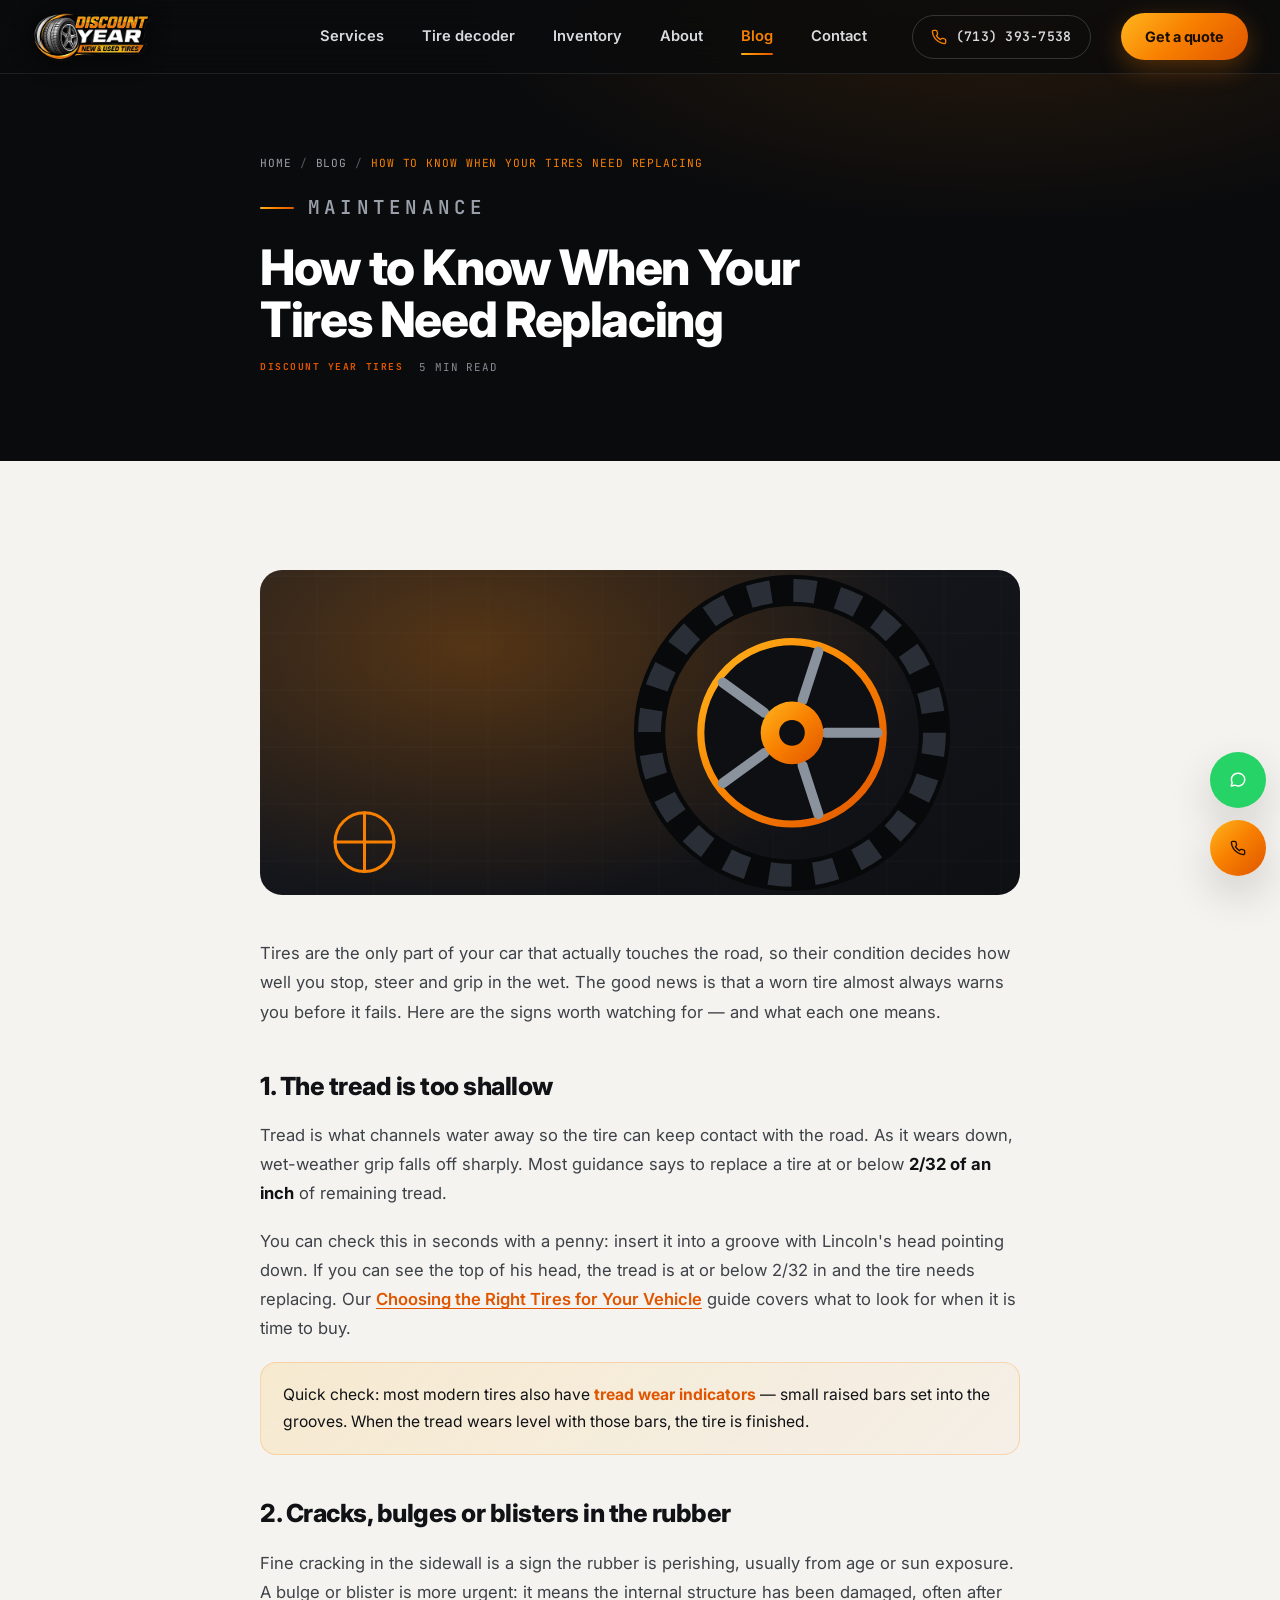
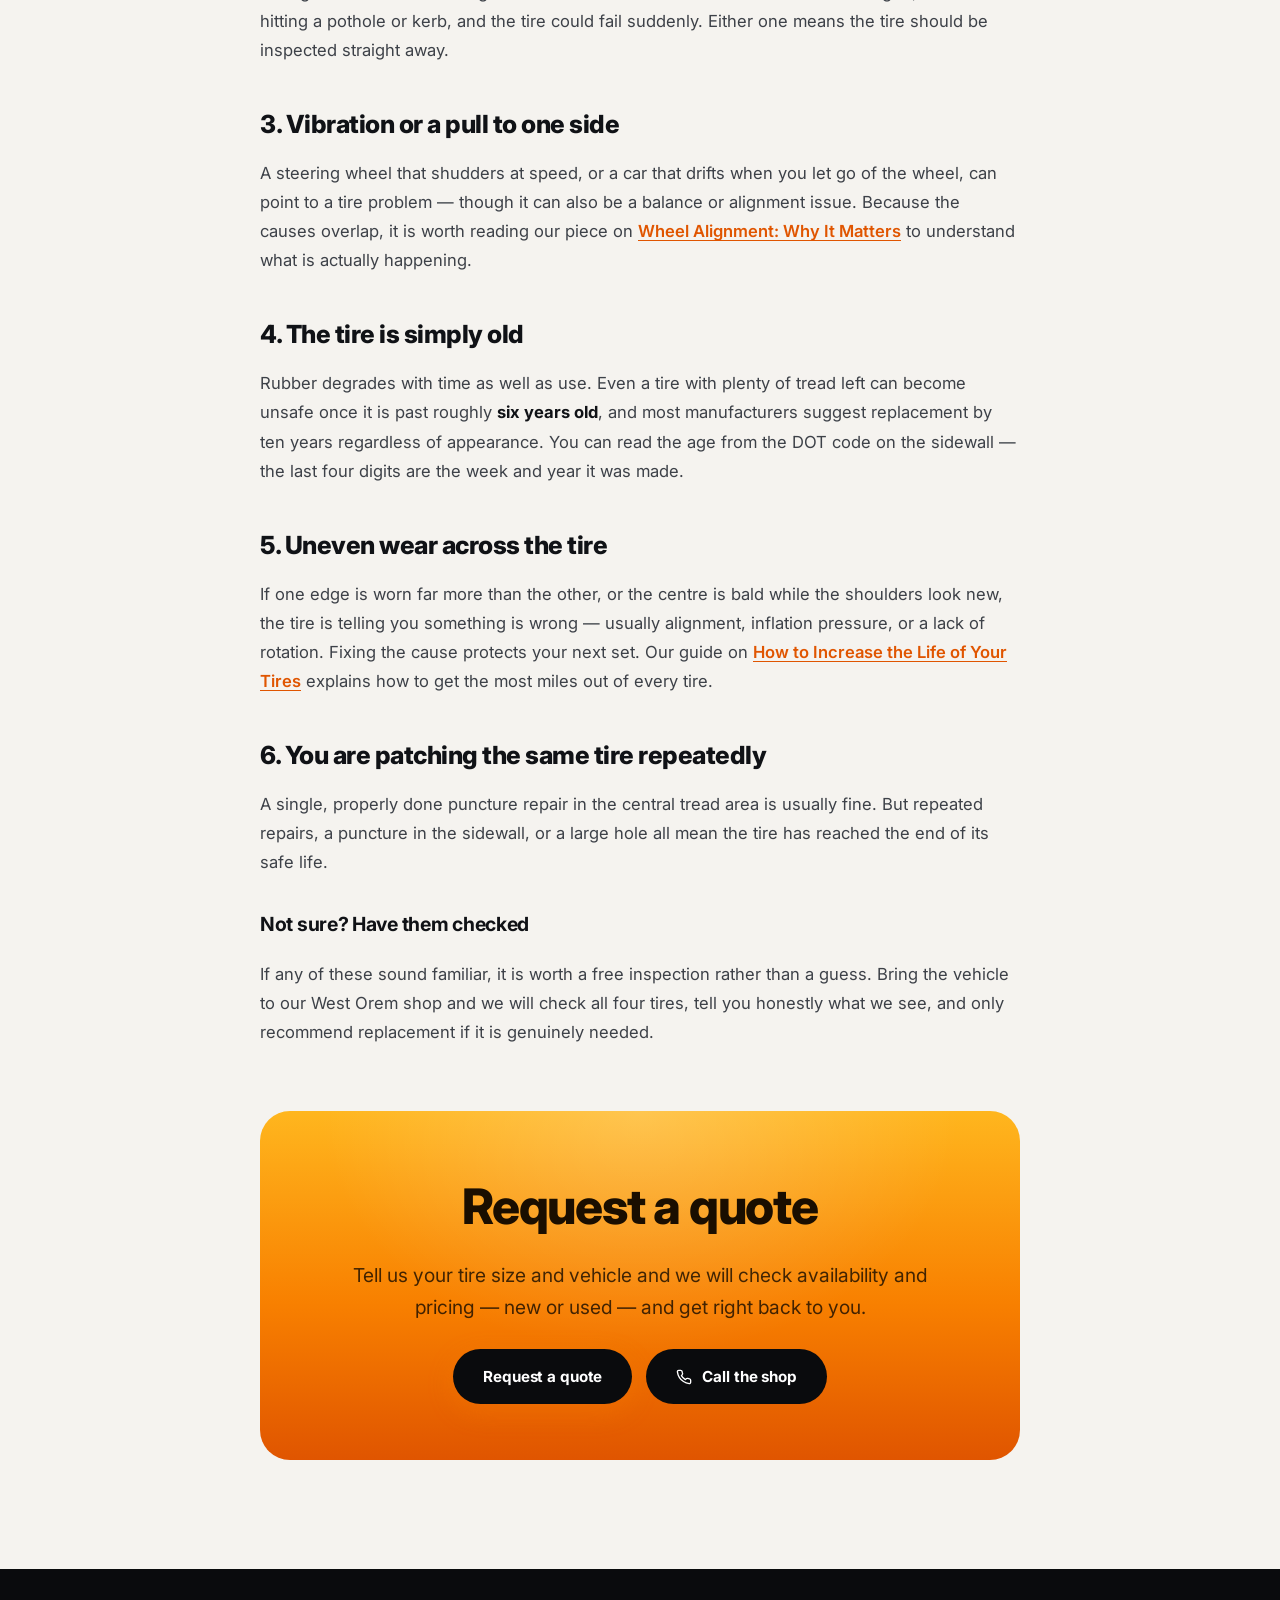
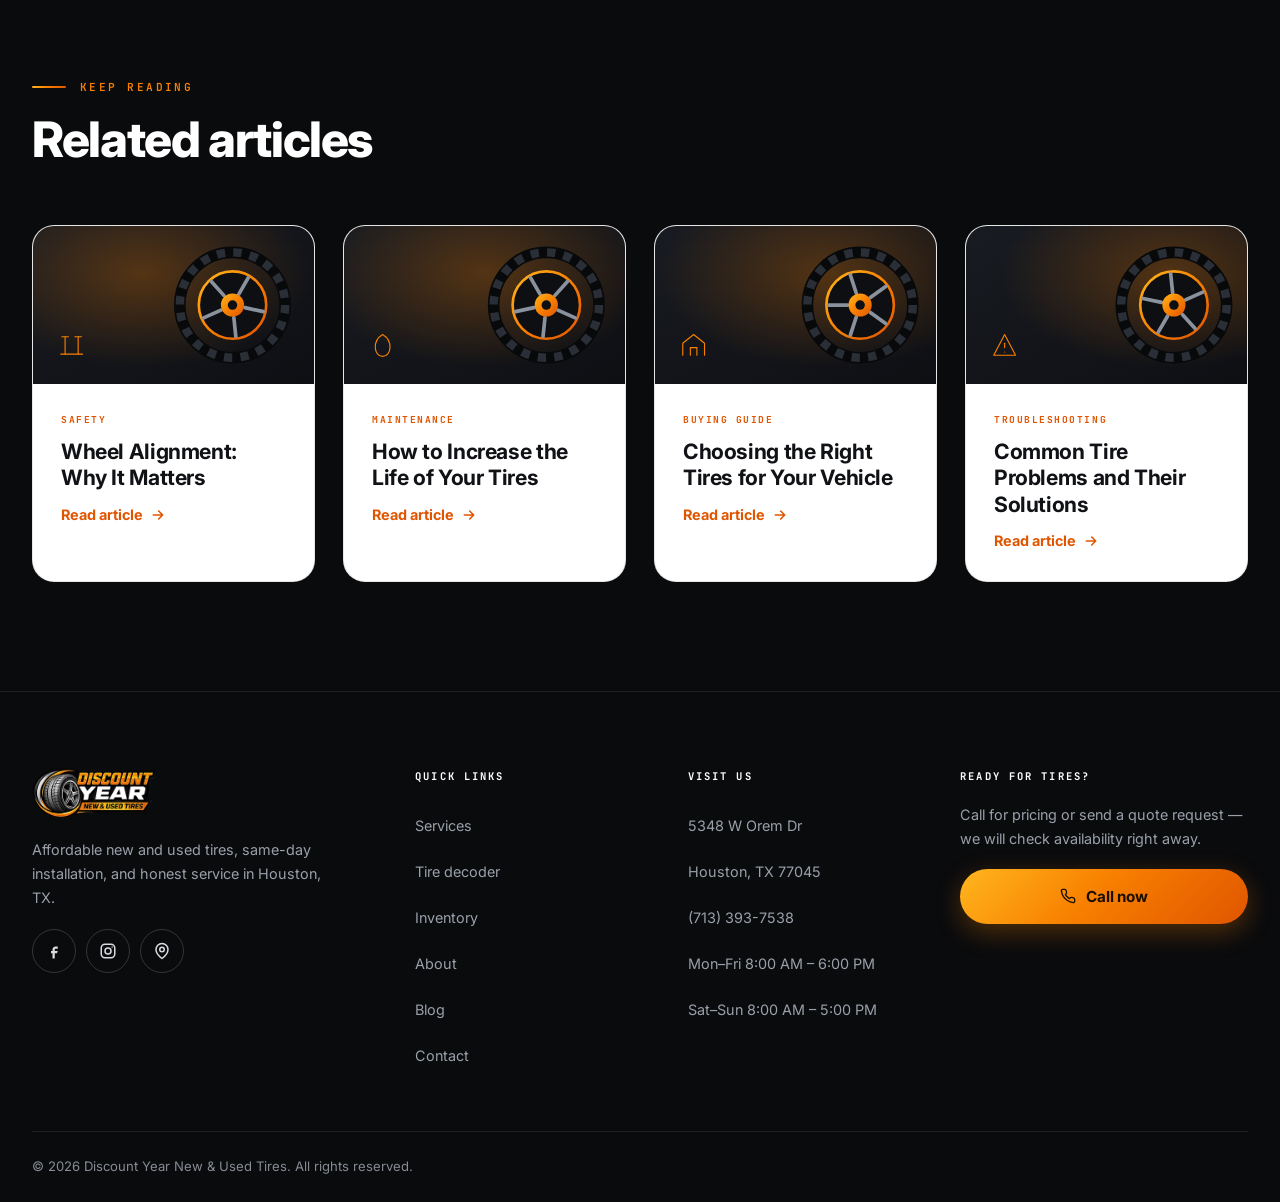
<file: blog/when-to-replace-tires.html>
<!DOCTYPE html>
<html lang="en">
<head>
<meta charset="UTF-8">
<meta name="viewport" content="width=device-width, initial-scale=1, viewport-fit=cover">
<meta name="theme-color" content="#0a0b0d">
<title>How to Know When Your Tires Need Replacing | Discount Year Tires</title>
<meta name="description" content="Six clear warning signs your tires are due for replacement — tread depth, age, cracks, vibration and more — from a Houston tire shop.">
<link rel="canonical" href="https://www.discountyeartires.com/blog/when-to-replace-tires.html">

<link rel="icon" href="../assets/mark-32.png" sizes="32x32">
<link rel="icon" href="../assets/mark-192.png" sizes="192x192">
<link rel="apple-touch-icon" href="../assets/mark-180.png">
<link rel="manifest" href="../site.webmanifest">

<link rel="preconnect" href="https://fonts.googleapis.com">
<link rel="preconnect" href="https://fonts.gstatic.com" crossorigin>
<link rel="preload" as="style" href="https://fonts.googleapis.com/css2?family=Inter:wght@400;500;600;700;800&family=JetBrains+Mono:wght@500;600;700&display=swap">
<link rel="stylesheet" href="https://fonts.googleapis.com/css2?family=Inter:wght@400;500;600;700;800&family=JetBrains+Mono:wght@500;600;700&display=swap" media="print" onload="this.media='all'">
<noscript><link rel="stylesheet" href="https://fonts.googleapis.com/css2?family=Inter:wght@400;500;600;700;800&family=JetBrains+Mono:wght@500;600;700&display=swap"></noscript>

<link rel="preload" as="image" href="../assets/logo-600.webp" type="image/webp">
<script>
/* Loader escape hatch — ES5, isolated, so a failure in script.js can never trap
   the page behind the loading overlay. */
(function () {
  function release() {
    var b = document.body; if (!b) return;
    b.className = b.className.replace(/\bis-loading\b/g, '');
    var l = document.getElementById('loader');
    if (l && l.parentNode) l.parentNode.removeChild(l);
  }
  window.setTimeout(release, 4000);
  window.addEventListener('error', function () { window.setTimeout(release, 300); });
})();
</script>
<noscript>
  <style>
    .loader,.cursor,.cursor-shadow,.scroll-progress { display:none !important; }
    body.is-loading { overflow:visible !important; }
    .reveal { opacity:1 !important; transform:none !important; }
    .hero-copy > *,.hero-visual,.scroll-cue { opacity:1 !important; transform:none !important; animation:none !important; }
    .reveal-line > i { transform:none !important; animation:none !important; }
    .stat-num { visibility:visible; }
  </style>
</noscript>

<link rel="stylesheet" href="../styles.css">

<meta property="og:type" content="article">
<meta property="og:title" content="How to Know When Your Tires Need Replacing | Discount Year Tires">
<meta property="og:description" content="Six clear warning signs your tires are due for replacement — tread depth, age, cracks, vibration and more — from a Houston tire shop.">
<meta property="og:image" content="https://www.discountyeartires.com/assets/logo-1200.png">
<meta name="twitter:card" content="summary_large_image">
<meta name="twitter:title" content="How to Know When Your Tires Need Replacing | Discount Year Tires">
<meta name="twitter:description" content="Six clear warning signs your tires are due for replacement — tread depth, age, cracks, vibration and more — from a Houston tire shop.">
<meta name="twitter:image" content="https://www.discountyeartires.com/assets/logo-1200.png">
<meta property="og:url" content="https://www.discountyeartires.com/blog/when-to-replace-tires.html">
<script type="application/ld+json">{"@context": "https://schema.org", "@type": "BlogPosting", "headline": "How to Know When Your Tires Need Replacing", "description": "Six clear warning signs your tires are due for replacement \u2014 tread depth, age, cracks, vibration and more \u2014 from a Houston tire shop.", "author": {"@type": "Organization", "name": "Discount Year New & Used Tires"}, "publisher": {"@type": "Organization", "name": "Discount Year New & Used Tires", "logo": {"@type": "ImageObject", "url": "https://www.discountyeartires.com/assets/logo-1200.png"}}, "mainEntityOfPage": "https://www.discountyeartires.com/blog/when-to-replace-tires.html", "image": "https://www.discountyeartires.com/assets/logo-1200.png"}</script>
<script type="application/ld+json">{"@context": "https://schema.org", "@type": "BreadcrumbList", "itemListElement": [{"@type": "ListItem", "position": 1, "name": "Home", "item": "https://www.discountyeartires.com/"}, {"@type": "ListItem", "position": 2, "name": "Blog", "item": "https://www.discountyeartires.com/blog/"}, {"@type": "ListItem", "position": 3, "name": "How to Know When Your Tires Need Replacing", "item": "https://www.discountyeartires.com/blog/when-to-replace-tires.html"}]}</script>
</head>
<body class="is-loading page-solid-nav">
<a class="skip-link" href="#main">Skip to main content</a>
<div class="loader" id="loader" role="status" aria-live="polite">
  <div class="loader-inner">
    <div class="loader-tyre"><svg class="" viewBox="0 0 200 200" xmlns="http://www.w3.org/2000/svg" >
<defs>
<radialGradient id="rub-loader" cx="34%" cy="24%" r="82%">
  <stop offset="0%" stop-color="#6e737c"/>
  <stop offset="35%" stop-color="#474c54"/>
  <stop offset="70%" stop-color="#2b2f35"/>
  <stop offset="100%" stop-color="#1a1d21"/>
</radialGradient>
<radialGradient id="wall-loader" cx="34%" cy="26%" r="80%">
  <stop offset="0%" stop-color="#3d4046"/>
  <stop offset="55%" stop-color="#212429"/>
  <stop offset="100%" stop-color="#121418"/>
</radialGradient>
<linearGradient id="chrome-loader" x1="18%" y1="4%" x2="82%" y2="96%">
  <stop offset="0%"   stop-color="#ffffff"/>
  <stop offset="18%"  stop-color="#d8dde4"/>
  <stop offset="38%"  stop-color="#9aa2ad"/>
  <stop offset="52%"  stop-color="#e8ecf1"/>
  <stop offset="70%"  stop-color="#79818d"/>
  <stop offset="88%"  stop-color="#c2c8d1"/>
  <stop offset="100%" stop-color="#5a626d"/>
</linearGradient>
<linearGradient id="spoke-loader" x1="20%" y1="0%" x2="80%" y2="100%">
  <stop offset="0%"   stop-color="#eef1f5"/>
  <stop offset="45%"  stop-color="#aab2bd"/>
  <stop offset="100%" stop-color="#6d757f"/>
</linearGradient>
<linearGradient id="cap-loader" x1="20%" y1="0%" x2="80%" y2="100%">
  <stop offset="0%"   stop-color="#ffb61e"/>
  <stop offset="50%"  stop-color="#f88000"/>
  <stop offset="100%" stop-color="#e05500"/>
</linearGradient>
<radialGradient id="gloss-loader" cx="32%" cy="22%" r="52%">
  <stop offset="0%"   stop-color="#ffffff" stop-opacity=".30"/>
  <stop offset="60%"  stop-color="#ffffff" stop-opacity=".05"/>
  <stop offset="100%" stop-color="#ffffff" stop-opacity="0"/>
</radialGradient>
</defs>
<g class="tyre-spin">
<circle cx="100.0" cy="100.0" r="97.0" fill="#08090a"/>
<g fill="url(#rub-loader)">
<path d="M101.96 4.52A95.50 95.50 0 0 1 111.06 5.14L108.92 23.52A77.00 77.00 0 0 0 101.58 23.02Z"/>
<path d="M114.94 5.68A95.50 95.50 0 0 1 123.88 7.53L120.25 21.57A81.00 81.00 0 0 0 112.67 20.00Z"/>
<path d="M127.64 8.59A95.50 95.50 0 0 1 136.24 11.65L129.22 28.76A77.00 77.00 0 0 0 122.29 26.30Z"/>
<path d="M139.83 13.20A95.50 95.50 0 0 1 147.94 17.40L140.66 29.94A81.00 81.00 0 0 0 133.79 26.38Z"/>
<path d="M151.28 19.44A95.50 95.50 0 0 1 158.74 24.70L147.36 39.29A77.00 77.00 0 0 0 141.35 35.04Z"/>
<path d="M161.77 27.17A95.50 95.50 0 0 1 168.44 33.40L158.05 43.51A81.00 81.00 0 0 0 152.39 38.23Z"/>
<path d="M171.12 36.26A95.50 95.50 0 0 1 176.88 43.34L161.98 54.32A77.00 77.00 0 0 0 157.34 48.61Z"/>
<path d="M179.13 46.54A95.50 95.50 0 0 1 183.88 54.34L171.14 61.27A81.00 81.00 0 0 0 167.12 54.65Z"/>
<path d="M185.68 57.81A95.50 95.50 0 0 1 189.31 66.18L172.01 72.73A77.00 77.00 0 0 0 169.08 65.98Z"/>
<path d="M190.62 69.87A95.50 95.50 0 0 1 193.08 78.66L178.95 81.90A81.00 81.00 0 0 0 176.86 74.44Z"/>
<path d="M193.88 82.49A95.50 95.50 0 0 1 195.12 91.53L176.70 93.17A77.00 77.00 0 0 0 175.69 85.88Z"/>
<path d="M195.39 95.44A95.50 95.50 0 0 1 195.39 104.56L180.91 103.87A81.00 81.00 0 0 0 180.91 96.13Z"/>
<path d="M195.12 108.47A95.50 95.50 0 0 1 193.88 117.51L175.69 114.12A77.00 77.00 0 0 0 176.70 106.83Z"/>
<path d="M193.08 121.34A95.50 95.50 0 0 1 190.62 130.13L176.86 125.56A81.00 81.00 0 0 0 178.95 118.10Z"/>
<path d="M189.31 133.82A95.50 95.50 0 0 1 185.68 142.19L169.08 134.02A77.00 77.00 0 0 0 172.01 127.27Z"/>
<path d="M183.88 145.66A95.50 95.50 0 0 1 179.13 153.46L167.12 145.35A81.00 81.00 0 0 0 171.14 138.73Z"/>
<path d="M176.88 156.66A95.50 95.50 0 0 1 171.12 163.74L157.34 151.39A77.00 77.00 0 0 0 161.98 145.68Z"/>
<path d="M168.44 166.60A95.50 95.50 0 0 1 161.77 172.83L152.39 161.77A81.00 81.00 0 0 0 158.05 156.49Z"/>
<path d="M158.74 175.30A95.50 95.50 0 0 1 151.28 180.56L141.35 164.96A77.00 77.00 0 0 0 147.36 160.71Z"/>
<path d="M147.94 182.60A95.50 95.50 0 0 1 139.83 186.80L133.79 173.62A81.00 81.00 0 0 0 140.66 170.06Z"/>
<path d="M136.24 188.35A95.50 95.50 0 0 1 127.64 191.41L122.29 173.70A77.00 77.00 0 0 0 129.22 171.24Z"/>
<path d="M123.88 192.47A95.50 95.50 0 0 1 114.94 194.32L112.67 180.00A81.00 81.00 0 0 0 120.25 178.43Z"/>
<path d="M111.06 194.86A95.50 95.50 0 0 1 101.96 195.48L101.58 176.98A77.00 77.00 0 0 0 108.92 176.48Z"/>
<path d="M98.04 195.48A95.50 95.50 0 0 1 88.94 194.86L90.62 180.45A81.00 81.00 0 0 0 98.34 180.98Z"/>
<path d="M85.06 194.32A95.50 95.50 0 0 1 76.12 192.47L80.75 174.55A77.00 77.00 0 0 0 87.95 176.05Z"/>
<path d="M72.36 191.41A95.50 95.50 0 0 1 63.76 188.35L69.26 174.94A81.00 81.00 0 0 0 76.55 177.53Z"/>
<path d="M60.17 186.80A95.50 95.50 0 0 1 52.06 182.60L61.35 166.60A77.00 77.00 0 0 0 67.88 169.98Z"/>
<path d="M48.72 180.56A95.50 95.50 0 0 1 41.26 175.30L50.18 163.87A81.00 81.00 0 0 0 56.50 168.33Z"/>
<path d="M38.23 172.83A95.50 95.50 0 0 1 31.56 166.60L44.81 153.70A77.00 77.00 0 0 0 50.19 158.72Z"/>
<path d="M28.88 163.74A95.50 95.50 0 0 1 23.12 156.66L34.80 148.06A81.00 81.00 0 0 0 39.68 154.06Z"/>
<path d="M20.87 153.46A95.50 95.50 0 0 1 16.12 145.66L32.37 136.82A77.00 77.00 0 0 0 36.20 143.11Z"/>
<path d="M14.32 142.19A95.50 95.50 0 0 1 10.69 133.82L24.25 128.68A81.00 81.00 0 0 0 27.33 135.78Z"/>
<path d="M9.38 130.13A95.50 95.50 0 0 1 6.92 121.34L24.95 117.21A77.00 77.00 0 0 0 26.93 124.29Z"/>
<path d="M6.12 117.51A95.50 95.50 0 0 1 4.88 108.47L19.32 107.18A81.00 81.00 0 0 0 20.37 114.85Z"/>
<path d="M4.61 104.56A95.50 95.50 0 0 1 4.61 95.44L23.09 96.32A77.00 77.00 0 0 0 23.09 103.68Z"/>
<path d="M4.88 91.53A95.50 95.50 0 0 1 6.12 82.49L20.37 85.15A81.00 81.00 0 0 0 19.32 92.82Z"/>
<path d="M6.92 78.66A95.50 95.50 0 0 1 9.38 69.87L26.93 75.71A77.00 77.00 0 0 0 24.95 82.79Z"/>
<path d="M10.69 66.18A95.50 95.50 0 0 1 14.32 57.81L27.33 64.22A81.00 81.00 0 0 0 24.25 71.32Z"/>
<path d="M16.12 54.34A95.50 95.50 0 0 1 20.87 46.54L36.20 56.89A77.00 77.00 0 0 0 32.37 63.18Z"/>
<path d="M23.12 43.34A95.50 95.50 0 0 1 28.88 36.26L39.68 45.94A81.00 81.00 0 0 0 34.80 51.94Z"/>
<path d="M31.56 33.40A95.50 95.50 0 0 1 38.23 27.17L50.19 41.28A77.00 77.00 0 0 0 44.81 46.30Z"/>
<path d="M41.26 24.70A95.50 95.50 0 0 1 48.72 19.44L56.50 31.67A81.00 81.00 0 0 0 50.18 36.13Z"/>
<path d="M52.06 17.40A95.50 95.50 0 0 1 60.17 13.20L67.88 30.02A77.00 77.00 0 0 0 61.35 33.40Z"/>
<path d="M63.76 11.65A95.50 95.50 0 0 1 72.36 8.59L76.55 22.47A81.00 81.00 0 0 0 69.26 25.06Z"/>
<path d="M76.12 7.53A95.50 95.50 0 0 1 85.06 5.68L87.95 23.95A77.00 77.00 0 0 0 80.75 25.45Z"/>
<path d="M88.94 5.14A95.50 95.50 0 0 1 98.04 4.52L98.34 19.02A81.00 81.00 0 0 0 90.62 19.55Z"/>
</g>
<g fill="#08090a">
<path d="M106.92 2.75A97.50 97.50 0 0 1 110.63 3.08L109.81 10.54A90.00 90.00 0 0 0 106.39 10.23Z"/>
<path d="M120.10 4.59A97.50 97.50 0 0 1 123.73 5.43L121.91 12.71A90.00 90.00 0 0 0 118.55 11.93Z"/>
<path d="M132.90 8.22A97.50 97.50 0 0 1 136.39 9.54L133.59 16.50A90.00 90.00 0 0 0 130.37 15.28Z"/>
<path d="M145.09 13.55A97.50 97.50 0 0 1 148.37 15.34L144.64 21.85A90.00 90.00 0 0 0 141.62 20.20Z"/>
<path d="M156.44 20.50A97.50 97.50 0 0 1 159.44 22.72L154.87 28.66A90.00 90.00 0 0 0 152.10 26.61Z"/>
<path d="M166.74 28.93A97.50 97.50 0 0 1 169.41 31.53L164.07 36.80A90.00 90.00 0 0 0 161.61 34.39Z"/>
<path d="M175.80 38.68A97.50 97.50 0 0 1 178.09 41.62L172.08 46.11A90.00 90.00 0 0 0 169.97 43.39Z"/>
<path d="M183.44 49.57A97.50 97.50 0 0 1 185.31 52.80L178.75 56.43A90.00 90.00 0 0 0 177.03 53.45Z"/>
<path d="M189.53 61.40A97.50 97.50 0 0 1 190.94 64.85L183.95 67.56A90.00 90.00 0 0 0 182.65 64.37Z"/>
<path d="M193.96 73.95A97.50 97.50 0 0 1 194.88 77.56L187.58 79.29A90.00 90.00 0 0 0 186.73 75.96Z"/>
<path d="M196.63 86.99A97.50 97.50 0 0 1 197.05 90.69L189.59 91.41A90.00 90.00 0 0 0 189.19 87.99Z"/>
<path d="M197.50 100.27A97.50 97.50 0 0 1 197.42 103.99L189.92 103.69A90.00 90.00 0 0 0 190.00 100.25Z"/>
<path d="M196.56 113.54A97.50 97.50 0 0 1 195.97 117.22L188.58 115.90A90.00 90.00 0 0 0 189.13 112.50Z"/>
<path d="M193.81 126.56A97.50 97.50 0 0 1 192.73 130.13L185.60 127.81A90.00 90.00 0 0 0 186.60 124.52Z"/>
<path d="M189.32 139.09A97.50 97.50 0 0 1 187.76 142.47L181.01 139.21A90.00 90.00 0 0 0 182.45 136.08Z"/>
<path d="M183.17 150.89A97.50 97.50 0 0 1 181.16 154.03L174.92 149.87A90.00 90.00 0 0 0 176.77 146.97Z"/>
<path d="M175.46 161.74A97.50 97.50 0 0 1 173.05 164.58L167.43 159.61A90.00 90.00 0 0 0 169.66 156.99Z"/>
<path d="M166.35 171.44A97.50 97.50 0 0 1 163.57 173.92L158.68 168.24A90.00 90.00 0 0 0 161.25 165.94Z"/>
<path d="M156.01 179.81A97.50 97.50 0 0 1 152.92 181.89L148.85 175.59A90.00 90.00 0 0 0 151.70 173.67Z"/>
<path d="M144.62 186.69A97.50 97.50 0 0 1 141.27 188.33L138.10 181.54A90.00 90.00 0 0 0 141.19 180.02Z"/>
<path d="M132.40 191.96A97.50 97.50 0 0 1 128.86 193.13L126.64 185.97A90.00 90.00 0 0 0 129.91 184.89Z"/>
<path d="M119.58 195.51A97.50 97.50 0 0 1 115.91 196.19L114.69 188.79A90.00 90.00 0 0 0 118.07 188.17Z"/>
<path d="M106.39 197.29A97.50 97.50 0 0 1 102.66 197.46L102.46 189.97A90.00 90.00 0 0 0 105.90 189.81Z"/>
<path d="M93.08 197.25A97.50 97.50 0 0 1 89.37 196.92L90.19 189.46A90.00 90.00 0 0 0 93.61 189.77Z"/>
<path d="M79.90 195.41A97.50 97.50 0 0 1 76.27 194.57L78.09 187.29A90.00 90.00 0 0 0 81.45 188.07Z"/>
<path d="M67.10 191.78A97.50 97.50 0 0 1 63.61 190.46L66.41 183.50A90.00 90.00 0 0 0 69.63 184.72Z"/>
<path d="M54.91 186.45A97.50 97.50 0 0 1 51.63 184.66L55.36 178.15A90.00 90.00 0 0 0 58.38 179.80Z"/>
<path d="M43.56 179.50A97.50 97.50 0 0 1 40.56 177.28L45.13 171.34A90.00 90.00 0 0 0 47.90 173.39Z"/>
<path d="M33.26 171.07A97.50 97.50 0 0 1 30.59 168.47L35.93 163.20A90.00 90.00 0 0 0 38.39 165.61Z"/>
<path d="M24.20 161.32A97.50 97.50 0 0 1 21.91 158.38L27.92 153.89A90.00 90.00 0 0 0 30.03 156.61Z"/>
<path d="M16.56 150.43A97.50 97.50 0 0 1 14.69 147.20L21.25 143.57A90.00 90.00 0 0 0 22.97 146.55Z"/>
<path d="M10.47 138.60A97.50 97.50 0 0 1 9.06 135.15L16.05 132.44A90.00 90.00 0 0 0 17.35 135.63Z"/>
<path d="M6.04 126.05A97.50 97.50 0 0 1 5.12 122.44L12.42 120.71A90.00 90.00 0 0 0 13.27 124.04Z"/>
<path d="M3.37 113.01A97.50 97.50 0 0 1 2.95 109.31L10.41 108.59A90.00 90.00 0 0 0 10.81 112.01Z"/>
<path d="M2.50 99.73A97.50 97.50 0 0 1 2.58 96.01L10.08 96.31A90.00 90.00 0 0 0 10.00 99.75Z"/>
<path d="M3.44 86.46A97.50 97.50 0 0 1 4.03 82.78L11.42 84.10A90.00 90.00 0 0 0 10.87 87.50Z"/>
<path d="M6.19 73.44A97.50 97.50 0 0 1 7.27 69.87L14.40 72.19A90.00 90.00 0 0 0 13.40 75.48Z"/>
<path d="M10.68 60.91A97.50 97.50 0 0 1 12.24 57.53L18.99 60.79A90.00 90.00 0 0 0 17.55 63.92Z"/>
<path d="M16.83 49.11A97.50 97.50 0 0 1 18.84 45.97L25.08 50.13A90.00 90.00 0 0 0 23.23 53.03Z"/>
<path d="M24.54 38.26A97.50 97.50 0 0 1 26.95 35.42L32.57 40.39A90.00 90.00 0 0 0 30.34 43.01Z"/>
<path d="M33.65 28.56A97.50 97.50 0 0 1 36.43 26.08L41.32 31.76A90.00 90.00 0 0 0 38.75 34.06Z"/>
<path d="M43.99 20.19A97.50 97.50 0 0 1 47.08 18.11L51.15 24.41A90.00 90.00 0 0 0 48.30 26.33Z"/>
<path d="M55.38 13.31A97.50 97.50 0 0 1 58.73 11.67L61.90 18.46A90.00 90.00 0 0 0 58.81 19.98Z"/>
<path d="M67.60 8.04A97.50 97.50 0 0 1 71.14 6.87L73.36 14.03A90.00 90.00 0 0 0 70.09 15.11Z"/>
<path d="M80.42 4.49A97.50 97.50 0 0 1 84.09 3.81L85.31 11.21A90.00 90.00 0 0 0 81.93 11.83Z"/>
<path d="M93.61 2.71A97.50 97.50 0 0 1 97.34 2.54L97.54 10.03A90.00 90.00 0 0 0 94.10 10.19Z"/>
</g>
<circle cx="100.0" cy="100.0" r="86.5" fill="none" stroke="#08090a" stroke-width="4.2"/>
<circle cx="100.0" cy="100.0" r="90.0" fill="none" stroke="#08090a" stroke-width="2.2"/>
<circle cx="100.0" cy="100.0" r="80.0" fill="none" stroke="#08090a" stroke-width="2.2"/>
<circle cx="100.0" cy="100.0" r="76.0" fill="url(#wall-loader)"/>
<circle cx="100.0" cy="100.0" r="71.0" fill="none" stroke="#3a3e45" stroke-width="1.1" stroke-opacity=".85"/>
<circle cx="100.0" cy="100.0" r="65.0" fill="none" stroke="#0c0d10" stroke-width="2.4"/>
<circle cx="100.0" cy="100.0" r="60.5" fill="url(#chrome-loader)"/>
<circle cx="100.0" cy="100.0" r="57.0" fill="#1b1e24"/>
<circle cx="100.0" cy="100.0" r="56.0" fill="url(#chrome-loader)" opacity=".28"/>
<g fill="url(#spoke-loader)" stroke="#5c636e" stroke-width="0.7" stroke-linejoin="round">
<path d="M85.57 47.96L91.45 62.07L96.82 77.54L97.95 81.11L102.05 81.11L103.18 77.54L108.55 62.07L114.43 47.96Z"/>
<path d="M145.03 70.20L133.43 80.14L120.37 90.04L117.33 92.21L118.60 96.11L122.34 96.09L138.71 96.42L153.95 97.64Z"/>
<path d="M142.26 133.62L129.21 125.66L115.77 116.30L112.76 114.08L109.44 116.49L110.63 120.04L115.37 135.71L118.91 150.58Z"/>
<path d="M81.09 150.58L84.63 135.71L89.37 120.04L90.56 116.49L87.24 114.08L84.23 116.30L70.79 125.66L57.74 133.62Z"/>
<path d="M46.05 97.64L61.29 96.42L77.66 96.09L81.40 96.11L82.67 92.21L79.63 90.04L66.57 80.14L54.97 70.20Z"/>
</g>
<circle cx="100.0" cy="100.0" r="22.0" fill="url(#chrome-loader)"/>
<g fill="#4e555f">
<circle cx="110.29" cy="85.84" r="2.6"/>
<circle cx="116.64" cy="105.41" r="2.6"/>
<circle cx="100.00" cy="117.50" r="2.6"/>
<circle cx="83.36" cy="105.41" r="2.6"/>
<circle cx="89.71" cy="85.84" r="2.6"/>
</g>
<circle cx="100.0" cy="100.0" r="15.0" fill="url(#cap-loader)"/>
<circle cx="100.0" cy="100.0" r="11.0" fill="#0e0f12" opacity=".55"/>
</g>
<circle cx="100.0" cy="100.0" r="97.0" fill="url(#gloss-loader)" pointer-events="none"/>
<circle cx="100.0" cy="100.0" r="97.0" fill="none" stroke="#000" stroke-opacity=".5" stroke-width="1.5"/>
</svg></div>
    <div class="loader-meter">
      <div class="loader-pct mono" id="loaderPct">00<span>%</span></div>
      <div class="loader-bar"><i id="loaderBar"></i></div>
      <div class="loader-label">Discount Year Tires</div>
    </div>
  </div>
</div>
<div class="cursor-shadow" id="cursorShadow" aria-hidden="true"></div>
<div class="cursor" id="cursor" aria-hidden="true">
  <span class="cursor-ring"></span>
  <div class="cursor-tyre"><svg class="" viewBox="0 0 200 200" xmlns="http://www.w3.org/2000/svg" >
<defs>
<radialGradient id="rub-cursor" cx="34%" cy="24%" r="82%">
  <stop offset="0%" stop-color="#6e737c"/>
  <stop offset="35%" stop-color="#474c54"/>
  <stop offset="70%" stop-color="#2b2f35"/>
  <stop offset="100%" stop-color="#1a1d21"/>
</radialGradient>
<radialGradient id="wall-cursor" cx="34%" cy="26%" r="80%">
  <stop offset="0%" stop-color="#3d4046"/>
  <stop offset="55%" stop-color="#212429"/>
  <stop offset="100%" stop-color="#121418"/>
</radialGradient>
<linearGradient id="chrome-cursor" x1="18%" y1="4%" x2="82%" y2="96%">
  <stop offset="0%"   stop-color="#ffffff"/>
  <stop offset="18%"  stop-color="#d8dde4"/>
  <stop offset="38%"  stop-color="#9aa2ad"/>
  <stop offset="52%"  stop-color="#e8ecf1"/>
  <stop offset="70%"  stop-color="#79818d"/>
  <stop offset="88%"  stop-color="#c2c8d1"/>
  <stop offset="100%" stop-color="#5a626d"/>
</linearGradient>
<linearGradient id="spoke-cursor" x1="20%" y1="0%" x2="80%" y2="100%">
  <stop offset="0%"   stop-color="#eef1f5"/>
  <stop offset="45%"  stop-color="#aab2bd"/>
  <stop offset="100%" stop-color="#6d757f"/>
</linearGradient>
<linearGradient id="cap-cursor" x1="20%" y1="0%" x2="80%" y2="100%">
  <stop offset="0%"   stop-color="#ffb61e"/>
  <stop offset="50%"  stop-color="#f88000"/>
  <stop offset="100%" stop-color="#e05500"/>
</linearGradient>
<radialGradient id="gloss-cursor" cx="32%" cy="22%" r="52%">
  <stop offset="0%"   stop-color="#ffffff" stop-opacity=".30"/>
  <stop offset="60%"  stop-color="#ffffff" stop-opacity=".05"/>
  <stop offset="100%" stop-color="#ffffff" stop-opacity="0"/>
</radialGradient>
</defs>
<g class="tyre-spin">
<circle cx="100.0" cy="100.0" r="97.0" fill="#08090a"/>
<g fill="url(#rub-cursor)">
<path d="M103.64 4.57A95.50 95.50 0 0 1 117.68 6.15L114.26 24.33A77.00 77.00 0 0 0 102.94 23.06Z"/>
<path d="M124.79 7.77A95.50 95.50 0 0 1 138.12 12.44L130.74 29.40A77.00 77.00 0 0 0 119.98 25.64Z"/>
<path d="M144.69 15.60A95.50 95.50 0 0 1 156.65 23.12L145.68 38.01A77.00 77.00 0 0 0 136.03 31.95Z"/>
<path d="M162.35 27.66A95.50 95.50 0 0 1 172.34 37.65L158.33 49.73A77.00 77.00 0 0 0 150.27 41.67Z"/>
<path d="M176.88 43.35A95.50 95.50 0 0 1 184.40 55.31L168.05 63.97A77.00 77.00 0 0 0 161.99 54.32Z"/>
<path d="M187.56 61.88A95.50 95.50 0 0 1 192.23 75.21L174.36 80.02A77.00 77.00 0 0 0 170.60 69.26Z"/>
<path d="M193.85 82.32A95.50 95.50 0 0 1 195.43 96.36L176.94 97.06A77.00 77.00 0 0 0 175.67 85.74Z"/>
<path d="M195.43 103.64A95.50 95.50 0 0 1 193.85 117.68L175.67 114.26A77.00 77.00 0 0 0 176.94 102.94Z"/>
<path d="M192.23 124.79A95.50 95.50 0 0 1 187.56 138.12L170.60 130.74A77.00 77.00 0 0 0 174.36 119.98Z"/>
<path d="M184.40 144.69A95.50 95.50 0 0 1 176.88 156.65L161.99 145.68A77.00 77.00 0 0 0 168.05 136.03Z"/>
<path d="M172.34 162.35A95.50 95.50 0 0 1 162.35 172.34L150.27 158.33A77.00 77.00 0 0 0 158.33 150.27Z"/>
<path d="M156.65 176.88A95.50 95.50 0 0 1 144.69 184.40L136.03 168.05A77.00 77.00 0 0 0 145.68 161.99Z"/>
<path d="M138.12 187.56A95.50 95.50 0 0 1 124.79 192.23L119.98 174.36A77.00 77.00 0 0 0 130.74 170.60Z"/>
<path d="M117.68 193.85A95.50 95.50 0 0 1 103.64 195.43L102.94 176.94A77.00 77.00 0 0 0 114.26 175.67Z"/>
<path d="M96.36 195.43A95.50 95.50 0 0 1 82.32 193.85L85.74 175.67A77.00 77.00 0 0 0 97.06 176.94Z"/>
<path d="M75.21 192.23A95.50 95.50 0 0 1 61.88 187.56L69.26 170.60A77.00 77.00 0 0 0 80.02 174.36Z"/>
<path d="M55.31 184.40A95.50 95.50 0 0 1 43.35 176.88L54.32 161.99A77.00 77.00 0 0 0 63.97 168.05Z"/>
<path d="M37.65 172.34A95.50 95.50 0 0 1 27.66 162.35L41.67 150.27A77.00 77.00 0 0 0 49.73 158.33Z"/>
<path d="M23.12 156.65A95.50 95.50 0 0 1 15.60 144.69L31.95 136.03A77.00 77.00 0 0 0 38.01 145.68Z"/>
<path d="M12.44 138.12A95.50 95.50 0 0 1 7.77 124.79L25.64 119.98A77.00 77.00 0 0 0 29.40 130.74Z"/>
<path d="M6.15 117.68A95.50 95.50 0 0 1 4.57 103.64L23.06 102.94A77.00 77.00 0 0 0 24.33 114.26Z"/>
<path d="M4.57 96.36A95.50 95.50 0 0 1 6.15 82.32L24.33 85.74A77.00 77.00 0 0 0 23.06 97.06Z"/>
<path d="M7.77 75.21A95.50 95.50 0 0 1 12.44 61.88L29.40 69.26A77.00 77.00 0 0 0 25.64 80.02Z"/>
<path d="M15.60 55.31A95.50 95.50 0 0 1 23.12 43.35L38.01 54.32A77.00 77.00 0 0 0 31.95 63.97Z"/>
<path d="M27.66 37.65A95.50 95.50 0 0 1 37.65 27.66L49.73 41.67A77.00 77.00 0 0 0 41.67 49.73Z"/>
<path d="M43.35 23.12A95.50 95.50 0 0 1 55.31 15.60L63.97 31.95A77.00 77.00 0 0 0 54.32 38.01Z"/>
<path d="M61.88 12.44A95.50 95.50 0 0 1 75.21 7.77L80.02 25.64A77.00 77.00 0 0 0 69.26 29.40Z"/>
<path d="M82.32 6.15A95.50 95.50 0 0 1 96.36 4.57L97.06 23.06A77.00 77.00 0 0 0 85.74 24.33Z"/>
</g>
<circle cx="100.0" cy="100.0" r="86.5" fill="none" stroke="#08090a" stroke-width="3.2"/>
<circle cx="100.0" cy="100.0" r="76.0" fill="url(#wall-cursor)"/>
<circle cx="100.0" cy="100.0" r="60.5" fill="url(#chrome-cursor)"/>
<circle cx="100.0" cy="100.0" r="57.0" fill="#1b1e24"/>
<circle cx="100.0" cy="100.0" r="56.0" fill="url(#chrome-cursor)" opacity=".28"/>
<g fill="url(#spoke-cursor)" stroke="#5c636e" stroke-width="0" stroke-linejoin="round">
<path d="M84.21 48.36L90.63 62.27L96.51 77.59L97.75 81.13L102.25 81.13L103.49 77.59L109.37 62.27L115.79 48.36Z"/>
<path d="M144.23 69.03L132.99 79.43L120.24 89.76L117.25 92.03L118.64 96.31L122.39 96.39L138.78 97.25L153.99 99.06Z"/>
<path d="M143.13 132.50L129.76 125.02L115.99 116.08L112.91 113.94L109.27 116.59L110.35 120.18L114.60 136.03L117.58 151.06Z"/>
<path d="M82.42 151.06L85.40 136.03L89.65 120.18L90.73 116.59L87.09 113.94L84.01 116.08L70.24 125.02L56.87 132.50Z"/>
<path d="M46.01 99.06L61.22 97.25L77.61 96.39L81.36 96.31L82.75 92.03L79.76 89.76L67.01 79.43L55.77 69.03Z"/>
</g>
<circle cx="100.0" cy="100.0" r="22.0" fill="url(#chrome-cursor)"/>
<circle cx="100.0" cy="100.0" r="15.0" fill="url(#cap-cursor)"/>
<circle cx="100.0" cy="100.0" r="11.0" fill="#0e0f12" opacity=".55"/>
</g>
<circle cx="100.0" cy="100.0" r="97.0" fill="url(#gloss-cursor)" pointer-events="none"/>
</svg></div>
</div>
<div class="scroll-progress" id="scrollProgress" aria-hidden="true"></div>
<header class="topbar" id="topbar">
  <nav class="nav" aria-label="Main">
    <a class="brand" href="../index.html" aria-label="Discount Year New and Used Tires — home">
      <picture>
        <source srcset="../assets/logo-300.webp 300w, ../assets/logo-400.webp 400w, ../assets/logo-600.webp 600w, ../assets/logo-1200.webp 1200w"
                sizes="(max-width:680px) 190px, 300px" type="image/webp">
        <img src="../assets/logo-600.png"
             srcset="../assets/logo-300.png 300w, ../assets/logo-400.png 400w, ../assets/logo-600.png 600w, ../assets/logo-1200.png 1200w"
             sizes="(max-width:680px) 190px, 300px"
             width="600" height="249"
             alt="Discount Year New &amp; Used Tires"
             fetchpriority="high" decoding="async">
      </picture>
    </a>
    <div class="nav-links"><a href="../index.html#services">Services</a><a href="../index.html#decoder">Tire decoder</a><a href="../index.html#inventory">Inventory</a><a href="../about.html">About</a><a href="../blog/index.html" class="active">Blog</a><a href="../index.html#contact">Contact</a></div>
    <a class="nav-tel mono" href="tel:+17133937538"><svg width="16" height="16" viewBox="0 0 24 24" fill="none" stroke="currentColor" stroke-width="2" stroke-linecap="round" stroke-linejoin="round" aria-hidden="true"><path d="M22 16.9v3a2 2 0 0 1-2.2 2 19.8 19.8 0 0 1-8.6-3.1 19.5 19.5 0 0 1-6-6A19.8 19.8 0 0 1 2.1 4.2 2 2 0 0 1 4.1 2h3a2 2 0 0 1 2 1.7c.1 1 .4 1.9.7 2.8a2 2 0 0 1-.5 2.1L8.1 9.9a16 16 0 0 0 6 6l1.3-1.2a2 2 0 0 1 2.1-.5c.9.3 1.8.6 2.8.7a2 2 0 0 1 1.7 2z"/></svg><span>(713) 393-7538</span></a>
    <a class="btn btn-primary nav-cta" href="../index.html#contact" data-magnetic>Get a quote</a>
    <button class="menu-btn" id="menuBtn" type="button" aria-label="Open menu" aria-expanded="false" aria-controls="mobileNav"><span></span></button>
  </nav>
</header>

<div class="mobile-nav" id="mobileNav" aria-hidden="true">
  <a href="../index.html#services" style="--i:0">Services<span class="mono">01</span></a><a href="../index.html#decoder" style="--i:1">Tire decoder<span class="mono">02</span></a><a href="../index.html#inventory" style="--i:2">Inventory<span class="mono">03</span></a><a href="../about.html" style="--i:3">About<span class="mono">04</span></a><a href="../blog/index.html" style="--i:4">Blog<span class="mono">05</span></a><a href="../index.html#contact" style="--i:5">Contact<span class="mono">06</span></a>
  <a class="btn btn-primary btn-block" href="../index.html#contact">Get a quote</a>
</div>

<main id="main">

<section class="page-head">
  <div class="container">
    <div class="article">
      <nav class="breadcrumb" aria-label="Breadcrumb">
        <a href="../index.html">Home</a><span class="sep">/</span>
        <a href="index.html">Blog</a><span class="sep">/</span>
        <span aria-current="page">How to Know When Your Tires Need Replacing</span>
      </nav>
      <p class="eyebrow">Maintenance</p>
      <h1>How to Know When Your Tires Need Replacing</h1>
      <div class="article-meta">
        <span class="post-tag">Discount Year Tires</span>
        <span>5 min read</span>
      </div>
    </div>
  </div>
</section>

<article class="section section-light">
  <div class="container">
    <div class="article">
      <div class="article-hero" aria-hidden="true"><svg viewBox="0 0 800 450" preserveAspectRatio="xMidYMid slice" xmlns="http://www.w3.org/2000/svg" role="img" aria-label="Illustration">
  <defs>
  <linearGradient id="bg0" x1="0" y1="0" x2="1" y2="1">
    <stop offset="0" stop-color="#181b21"/>
    <stop offset="1" stop-color="#0e0f13"/>
  </linearGradient>
  <radialGradient id="glow0" cx="28%" cy="30%" r="60%">
    <stop offset="0" stop-color="#f88000" stop-opacity="0.28"/>
    <stop offset="1" stop-color="#f88000" stop-opacity="0"/>
  </radialGradient>
  <linearGradient id="ring0" x1="0" y1="0" x2="1" y2="1">
    <stop offset="0" stop-color="#ffb61e"/>
    <stop offset="0.5" stop-color="#f88000"/>
    <stop offset="1" stop-color="#e05500"/>
  </linearGradient>
</defs>
  <rect width="800" height="450" fill="url(#bg0)"/>
  <line x1="0" y1="0" x2="0" y2="450" stroke="#ffffff" stroke-opacity="0.03"/><line x1="60" y1="0" x2="60" y2="450" stroke="#ffffff" stroke-opacity="0.03"/><line x1="120" y1="0" x2="120" y2="450" stroke="#ffffff" stroke-opacity="0.03"/><line x1="180" y1="0" x2="180" y2="450" stroke="#ffffff" stroke-opacity="0.03"/><line x1="240" y1="0" x2="240" y2="450" stroke="#ffffff" stroke-opacity="0.03"/><line x1="300" y1="0" x2="300" y2="450" stroke="#ffffff" stroke-opacity="0.03"/><line x1="360" y1="0" x2="360" y2="450" stroke="#ffffff" stroke-opacity="0.03"/><line x1="420" y1="0" x2="420" y2="450" stroke="#ffffff" stroke-opacity="0.03"/><line x1="480" y1="0" x2="480" y2="450" stroke="#ffffff" stroke-opacity="0.03"/><line x1="540" y1="0" x2="540" y2="450" stroke="#ffffff" stroke-opacity="0.03"/><line x1="600" y1="0" x2="600" y2="450" stroke="#ffffff" stroke-opacity="0.03"/><line x1="660" y1="0" x2="660" y2="450" stroke="#ffffff" stroke-opacity="0.03"/><line x1="720" y1="0" x2="720" y2="450" stroke="#ffffff" stroke-opacity="0.03"/><line x1="780" y1="0" x2="780" y2="450" stroke="#ffffff" stroke-opacity="0.03"/><line x1="0" y1="0" x2="800" y2="0" stroke="#ffffff" stroke-opacity="0.03"/><line x1="0" y1="60" x2="800" y2="60" stroke="#ffffff" stroke-opacity="0.03"/><line x1="0" y1="120" x2="800" y2="120" stroke="#ffffff" stroke-opacity="0.03"/><line x1="0" y1="180" x2="800" y2="180" stroke="#ffffff" stroke-opacity="0.03"/><line x1="0" y1="240" x2="800" y2="240" stroke="#ffffff" stroke-opacity="0.03"/><line x1="0" y1="300" x2="800" y2="300" stroke="#ffffff" stroke-opacity="0.03"/><line x1="0" y1="360" x2="800" y2="360" stroke="#ffffff" stroke-opacity="0.03"/><line x1="0" y1="420" x2="800" y2="420" stroke="#ffffff" stroke-opacity="0.03"/>
  <rect width="800" height="450" fill="url(#glow0)"/>
  <g>
      <circle cx="560" cy="225" r="150" fill="none" stroke="#08090a" stroke-width="33.0"/>
      <circle cx="560" cy="225" r="150" fill="none" stroke="#2a2e36" stroke-width="24.0" stroke-dasharray="23.6 23.6"/>
      <circle cx="560" cy="225" r="96.0" fill="#0e0f13" stroke="url(#ring0)" stroke-width="7.5"/>
      <line x1="596.0" y1="225.0" x2="650.0" y2="225.0" stroke="#8a929e" stroke-width="10.5" stroke-linecap="round"/><line x1="571.1" y1="259.2" x2="587.8" y2="310.6" stroke="#8a929e" stroke-width="10.5" stroke-linecap="round"/><line x1="530.9" y1="246.2" x2="487.2" y2="277.9" stroke="#8a929e" stroke-width="10.5" stroke-linecap="round"/><line x1="530.9" y1="203.8" x2="487.2" y2="172.1" stroke="#8a929e" stroke-width="10.5" stroke-linecap="round"/><line x1="571.1" y1="190.8" x2="587.8" y2="139.4" stroke="#8a929e" stroke-width="10.5" stroke-linecap="round"/>
      <circle cx="560" cy="225" r="33.0" fill="url(#ring0)"/>
      <circle cx="560" cy="225" r="13.5" fill="#0e0f13"/>
    </g>
  <circle cx="110" cy="340" r="31.0" stroke="#f88000" stroke-width="3.2" fill="none" stroke-linecap="round" stroke-linejoin="round"/><path d="M79.0 340 L141.0 340 M110 309.0 L110 371.0" stroke="#f88000" stroke-width="3.2" fill="none" stroke-linecap="round" stroke-linejoin="round"/>
</svg></div>

      <div class="prose">
        <p>Tires are the only part of your car that actually touches the road, so their condition decides how well you stop, steer and grip in the wet. The good news is that a worn tire almost always warns you before it fails. Here are the signs worth watching for — and what each one means.</p>
        <h2>1. The tread is too shallow</h2>
        <p>Tread is what channels water away so the tire can keep contact with the road. As it wears down, wet-weather grip falls off sharply. Most guidance says to replace a tire at or below <strong>2/32 of an inch</strong> of remaining tread.</p>
        <p>You can check this in seconds with a penny: insert it into a groove with Lincoln's head pointing down. If you can see the top of his head, the tread is at or below 2/32 in and the tire needs replacing. Our <a href="choose-right-tires.html">Choosing the Right Tires for Your Vehicle</a> guide covers what to look for when it is time to buy.</p>
        <p class="callout">Quick check: most modern tires also have <strong>tread wear indicators</strong> — small raised bars set into the grooves. When the tread wears level with those bars, the tire is finished.</p>
        <h2>2. Cracks, bulges or blisters in the rubber</h2>
        <p>Fine cracking in the sidewall is a sign the rubber is perishing, usually from age or sun exposure. A bulge or blister is more urgent: it means the internal structure has been damaged, often after hitting a pothole or kerb, and the tire could fail suddenly. Either one means the tire should be inspected straight away.</p>
        <h2>3. Vibration or a pull to one side</h2>
        <p>A steering wheel that shudders at speed, or a car that drifts when you let go of the wheel, can point to a tire problem — though it can also be a balance or alignment issue. Because the causes overlap, it is worth reading our piece on <a href="wheel-alignment.html">Wheel Alignment: Why It Matters</a> to understand what is actually happening.</p>
        <h2>4. The tire is simply old</h2>
        <p>Rubber degrades with time as well as use. Even a tire with plenty of tread left can become unsafe once it is past roughly <strong>six years old</strong>, and most manufacturers suggest replacement by ten years regardless of appearance. You can read the age from the DOT code on the sidewall — the last four digits are the week and year it was made.</p>
        <h2>5. Uneven wear across the tire</h2>
        <p>If one edge is worn far more than the other, or the centre is bald while the shoulders look new, the tire is telling you something is wrong — usually alignment, inflation pressure, or a lack of rotation. Fixing the cause protects your next set. Our guide on <a href="extend-tire-life.html">How to Increase the Life of Your Tires</a> explains how to get the most miles out of every tire.</p>
        <h2>6. You are patching the same tire repeatedly</h2>
        <p>A single, properly done puncture repair in the central tread area is usually fine. But repeated repairs, a puncture in the sidewall, or a large hole all mean the tire has reached the end of its safe life.</p>
        <h3>Not sure? Have them checked</h3>
        <p>If any of these sound familiar, it is worth a free inspection rather than a guess. Bring the vehicle to our West Orem shop and we will check all four tires, tell you honestly what we see, and only recommend replacement if it is genuinely needed.</p>
      </div>

      <div class="cta-band reveal" style="margin-top:clamp(40px,5vw,64px)">
        <h2>Request a quote</h2>
        <p>Tell us your tire size and vehicle and we will check availability and pricing — new or used — and get right back to you.</p>
        <div class="cta-actions">
          <a class="btn btn-primary" href="../index.html#contact" data-magnetic>Request a quote</a>
          <a class="btn" href="tel:+17133937538" data-magnetic><svg width="16" height="16" viewBox="0 0 24 24" fill="none" stroke="currentColor" stroke-width="2" stroke-linecap="round" stroke-linejoin="round" aria-hidden="true"><path d="M22 16.9v3a2 2 0 0 1-2.2 2 19.8 19.8 0 0 1-8.6-3.1 19.5 19.5 0 0 1-6-6A19.8 19.8 0 0 1 2.1 4.2 2 2 0 0 1 4.1 2h3a2 2 0 0 1 2 1.7c.1 1 .4 1.9.7 2.8a2 2 0 0 1-.5 2.1L8.1 9.9a16 16 0 0 0 6 6l1.3-1.2a2 2 0 0 1 2.1-.5c.9.3 1.8.6 2.8.7a2 2 0 0 1 1.7 2z"/></svg> Call the shop</a>
        </div>
      </div>
    </div>
  </div>
</article>

<section class="section section-dark">
  <div class="container">
    <div class="section-head reveal">
      <p class="eyebrow">Keep reading</p>
      <h2 class="h2">Related articles</h2>
    </div>
    <div class="related-grid">
<a class="post-card reveal" href="wheel-alignment.html" style="--delay:0">
          <span class="post-thumb"><svg viewBox="0 0 800 450" preserveAspectRatio="xMidYMid slice" xmlns="http://www.w3.org/2000/svg" role="img" aria-label="Illustration">
  <defs>
  <linearGradient id="bg1" x1="0" y1="0" x2="1" y2="1">
    <stop offset="0" stop-color="#181b21"/>
    <stop offset="1" stop-color="#0e0f13"/>
  </linearGradient>
  <radialGradient id="glow1" cx="39%" cy="30%" r="60%">
    <stop offset="0" stop-color="#f88000" stop-opacity="0.28"/>
    <stop offset="1" stop-color="#f88000" stop-opacity="0"/>
  </radialGradient>
  <linearGradient id="ring1" x1="0" y1="0" x2="1" y2="1">
    <stop offset="0" stop-color="#ffb61e"/>
    <stop offset="0.5" stop-color="#f88000"/>
    <stop offset="1" stop-color="#e05500"/>
  </linearGradient>
</defs>
  <rect width="800" height="450" fill="url(#bg1)"/>
  <line x1="0" y1="0" x2="0" y2="450" stroke="#ffffff" stroke-opacity="0.03"/><line x1="60" y1="0" x2="60" y2="450" stroke="#ffffff" stroke-opacity="0.03"/><line x1="120" y1="0" x2="120" y2="450" stroke="#ffffff" stroke-opacity="0.03"/><line x1="180" y1="0" x2="180" y2="450" stroke="#ffffff" stroke-opacity="0.03"/><line x1="240" y1="0" x2="240" y2="450" stroke="#ffffff" stroke-opacity="0.03"/><line x1="300" y1="0" x2="300" y2="450" stroke="#ffffff" stroke-opacity="0.03"/><line x1="360" y1="0" x2="360" y2="450" stroke="#ffffff" stroke-opacity="0.03"/><line x1="420" y1="0" x2="420" y2="450" stroke="#ffffff" stroke-opacity="0.03"/><line x1="480" y1="0" x2="480" y2="450" stroke="#ffffff" stroke-opacity="0.03"/><line x1="540" y1="0" x2="540" y2="450" stroke="#ffffff" stroke-opacity="0.03"/><line x1="600" y1="0" x2="600" y2="450" stroke="#ffffff" stroke-opacity="0.03"/><line x1="660" y1="0" x2="660" y2="450" stroke="#ffffff" stroke-opacity="0.03"/><line x1="720" y1="0" x2="720" y2="450" stroke="#ffffff" stroke-opacity="0.03"/><line x1="780" y1="0" x2="780" y2="450" stroke="#ffffff" stroke-opacity="0.03"/><line x1="0" y1="0" x2="800" y2="0" stroke="#ffffff" stroke-opacity="0.03"/><line x1="0" y1="60" x2="800" y2="60" stroke="#ffffff" stroke-opacity="0.03"/><line x1="0" y1="120" x2="800" y2="120" stroke="#ffffff" stroke-opacity="0.03"/><line x1="0" y1="180" x2="800" y2="180" stroke="#ffffff" stroke-opacity="0.03"/><line x1="0" y1="240" x2="800" y2="240" stroke="#ffffff" stroke-opacity="0.03"/><line x1="0" y1="300" x2="800" y2="300" stroke="#ffffff" stroke-opacity="0.03"/><line x1="0" y1="360" x2="800" y2="360" stroke="#ffffff" stroke-opacity="0.03"/><line x1="0" y1="420" x2="800" y2="420" stroke="#ffffff" stroke-opacity="0.03"/>
  <rect width="800" height="450" fill="url(#glow1)"/>
  <g>
      <circle cx="568" cy="225" r="150" fill="none" stroke="#08090a" stroke-width="33.0"/>
      <circle cx="568" cy="225" r="150" fill="none" stroke="#2a2e36" stroke-width="24.0" stroke-dasharray="23.6 23.6"/>
      <circle cx="568" cy="225" r="96.0" fill="#0e0f13" stroke="url(#ring1)" stroke-width="7.5"/>
      <line x1="603.2" y1="232.5" x2="656.0" y2="243.7" stroke="#8a929e" stroke-width="10.5" stroke-linecap="round"/><line x1="571.8" y1="260.8" x2="577.4" y2="314.5" stroke="#8a929e" stroke-width="10.5" stroke-linecap="round"/><line x1="535.1" y1="239.6" x2="485.8" y2="261.6" stroke="#8a929e" stroke-width="10.5" stroke-linecap="round"/><line x1="543.9" y1="198.2" x2="507.8" y2="158.1" stroke="#8a929e" stroke-width="10.5" stroke-linecap="round"/><line x1="586.0" y1="193.8" x2="613.0" y2="147.1" stroke="#8a929e" stroke-width="10.5" stroke-linecap="round"/>
      <circle cx="568" cy="225" r="33.0" fill="url(#ring1)"/>
      <circle cx="568" cy="225" r="13.5" fill="#0e0f13"/>
    </g>
  <path d="M79.0 364.8 L141.0 364.8" stroke="#f88000" stroke-width="3.2" fill="none" stroke-linecap="round" stroke-linejoin="round"/><path d="M91.4 315.2 L91.4 364.8 M128.6 315.2 L128.6 364.8" stroke="#f88000" stroke-width="3.2" fill="none" stroke-linecap="round" stroke-linejoin="round"/><path d="M82.1 315.2 L100.7 315.2 M119.3 315.2 L137.9 315.2" stroke="#f88000" stroke-width="3.2" fill="none" stroke-linecap="round" stroke-linejoin="round"/>
</svg></span>
          <span class="post-body">
            <span class="post-tag">Safety</span>
            <h3>Wheel Alignment: Why It Matters</h3>
            <span class="post-more">Read article <svg width="16" height="16" viewBox="0 0 24 24" fill="none" stroke="currentColor" stroke-width="2.4" stroke-linecap="round" stroke-linejoin="round" aria-hidden="true"><path d="M5 12h14M13 6l6 6-6 6"/></svg></span>
          </span>
        </a>
<a class="post-card reveal" href="extend-tire-life.html" style="--delay:1">
          <span class="post-thumb"><svg viewBox="0 0 800 450" preserveAspectRatio="xMidYMid slice" xmlns="http://www.w3.org/2000/svg" role="img" aria-label="Illustration">
  <defs>
  <linearGradient id="bg2" x1="0" y1="0" x2="1" y2="1">
    <stop offset="0" stop-color="#181b21"/>
    <stop offset="1" stop-color="#0e0f13"/>
  </linearGradient>
  <radialGradient id="glow2" cx="50%" cy="30%" r="60%">
    <stop offset="0" stop-color="#f88000" stop-opacity="0.28"/>
    <stop offset="1" stop-color="#f88000" stop-opacity="0"/>
  </radialGradient>
  <linearGradient id="ring2" x1="0" y1="0" x2="1" y2="1">
    <stop offset="0" stop-color="#ffb61e"/>
    <stop offset="0.5" stop-color="#f88000"/>
    <stop offset="1" stop-color="#e05500"/>
  </linearGradient>
</defs>
  <rect width="800" height="450" fill="url(#bg2)"/>
  <line x1="0" y1="0" x2="0" y2="450" stroke="#ffffff" stroke-opacity="0.03"/><line x1="60" y1="0" x2="60" y2="450" stroke="#ffffff" stroke-opacity="0.03"/><line x1="120" y1="0" x2="120" y2="450" stroke="#ffffff" stroke-opacity="0.03"/><line x1="180" y1="0" x2="180" y2="450" stroke="#ffffff" stroke-opacity="0.03"/><line x1="240" y1="0" x2="240" y2="450" stroke="#ffffff" stroke-opacity="0.03"/><line x1="300" y1="0" x2="300" y2="450" stroke="#ffffff" stroke-opacity="0.03"/><line x1="360" y1="0" x2="360" y2="450" stroke="#ffffff" stroke-opacity="0.03"/><line x1="420" y1="0" x2="420" y2="450" stroke="#ffffff" stroke-opacity="0.03"/><line x1="480" y1="0" x2="480" y2="450" stroke="#ffffff" stroke-opacity="0.03"/><line x1="540" y1="0" x2="540" y2="450" stroke="#ffffff" stroke-opacity="0.03"/><line x1="600" y1="0" x2="600" y2="450" stroke="#ffffff" stroke-opacity="0.03"/><line x1="660" y1="0" x2="660" y2="450" stroke="#ffffff" stroke-opacity="0.03"/><line x1="720" y1="0" x2="720" y2="450" stroke="#ffffff" stroke-opacity="0.03"/><line x1="780" y1="0" x2="780" y2="450" stroke="#ffffff" stroke-opacity="0.03"/><line x1="0" y1="0" x2="800" y2="0" stroke="#ffffff" stroke-opacity="0.03"/><line x1="0" y1="60" x2="800" y2="60" stroke="#ffffff" stroke-opacity="0.03"/><line x1="0" y1="120" x2="800" y2="120" stroke="#ffffff" stroke-opacity="0.03"/><line x1="0" y1="180" x2="800" y2="180" stroke="#ffffff" stroke-opacity="0.03"/><line x1="0" y1="240" x2="800" y2="240" stroke="#ffffff" stroke-opacity="0.03"/><line x1="0" y1="300" x2="800" y2="300" stroke="#ffffff" stroke-opacity="0.03"/><line x1="0" y1="360" x2="800" y2="360" stroke="#ffffff" stroke-opacity="0.03"/><line x1="0" y1="420" x2="800" y2="420" stroke="#ffffff" stroke-opacity="0.03"/>
  <rect width="800" height="450" fill="url(#glow2)"/>
  <g>
      <circle cx="576" cy="225" r="150" fill="none" stroke="#08090a" stroke-width="33.0"/>
      <circle cx="576" cy="225" r="150" fill="none" stroke="#2a2e36" stroke-width="24.0" stroke-dasharray="23.6 23.6"/>
      <circle cx="576" cy="225" r="96.0" fill="#0e0f13" stroke="url(#ring2)" stroke-width="7.5"/>
      <line x1="608.9" y1="239.6" x2="658.2" y2="261.6" stroke="#8a929e" stroke-width="10.5" stroke-linecap="round"/><line x1="572.2" y1="260.8" x2="566.6" y2="314.5" stroke="#8a929e" stroke-width="10.5" stroke-linecap="round"/><line x1="540.8" y1="232.5" x2="488.0" y2="243.7" stroke="#8a929e" stroke-width="10.5" stroke-linecap="round"/><line x1="558.0" y1="193.8" x2="531.0" y2="147.1" stroke="#8a929e" stroke-width="10.5" stroke-linecap="round"/><line x1="600.1" y1="198.2" x2="636.2" y2="158.1" stroke="#8a929e" stroke-width="10.5" stroke-linecap="round"/>
      <circle cx="576" cy="225" r="33.0" fill="url(#ring2)"/>
      <circle cx="576" cy="225" r="13.5" fill="#0e0f13"/>
    </g>
  <path d="M110 309.0 C141.0 327.6 134.8 371.0 110 371.0 C85.2 371.0 79.0 327.6 110 309.0 Z" stroke="#f88000" stroke-width="3.2" fill="none" stroke-linecap="round" stroke-linejoin="round"/>
</svg></span>
          <span class="post-body">
            <span class="post-tag">Maintenance</span>
            <h3>How to Increase the Life of Your Tires</h3>
            <span class="post-more">Read article <svg width="16" height="16" viewBox="0 0 24 24" fill="none" stroke="currentColor" stroke-width="2.4" stroke-linecap="round" stroke-linejoin="round" aria-hidden="true"><path d="M5 12h14M13 6l6 6-6 6"/></svg></span>
          </span>
        </a>
<a class="post-card reveal" href="choose-right-tires.html" style="--delay:2">
          <span class="post-thumb"><svg viewBox="0 0 800 450" preserveAspectRatio="xMidYMid slice" xmlns="http://www.w3.org/2000/svg" role="img" aria-label="Illustration">
  <defs>
  <linearGradient id="bg3" x1="0" y1="0" x2="1" y2="1">
    <stop offset="0" stop-color="#181b21"/>
    <stop offset="1" stop-color="#0e0f13"/>
  </linearGradient>
  <radialGradient id="glow3" cx="61%" cy="30%" r="60%">
    <stop offset="0" stop-color="#f88000" stop-opacity="0.28"/>
    <stop offset="1" stop-color="#f88000" stop-opacity="0"/>
  </radialGradient>
  <linearGradient id="ring3" x1="0" y1="0" x2="1" y2="1">
    <stop offset="0" stop-color="#ffb61e"/>
    <stop offset="0.5" stop-color="#f88000"/>
    <stop offset="1" stop-color="#e05500"/>
  </linearGradient>
</defs>
  <rect width="800" height="450" fill="url(#bg3)"/>
  <line x1="0" y1="0" x2="0" y2="450" stroke="#ffffff" stroke-opacity="0.03"/><line x1="60" y1="0" x2="60" y2="450" stroke="#ffffff" stroke-opacity="0.03"/><line x1="120" y1="0" x2="120" y2="450" stroke="#ffffff" stroke-opacity="0.03"/><line x1="180" y1="0" x2="180" y2="450" stroke="#ffffff" stroke-opacity="0.03"/><line x1="240" y1="0" x2="240" y2="450" stroke="#ffffff" stroke-opacity="0.03"/><line x1="300" y1="0" x2="300" y2="450" stroke="#ffffff" stroke-opacity="0.03"/><line x1="360" y1="0" x2="360" y2="450" stroke="#ffffff" stroke-opacity="0.03"/><line x1="420" y1="0" x2="420" y2="450" stroke="#ffffff" stroke-opacity="0.03"/><line x1="480" y1="0" x2="480" y2="450" stroke="#ffffff" stroke-opacity="0.03"/><line x1="540" y1="0" x2="540" y2="450" stroke="#ffffff" stroke-opacity="0.03"/><line x1="600" y1="0" x2="600" y2="450" stroke="#ffffff" stroke-opacity="0.03"/><line x1="660" y1="0" x2="660" y2="450" stroke="#ffffff" stroke-opacity="0.03"/><line x1="720" y1="0" x2="720" y2="450" stroke="#ffffff" stroke-opacity="0.03"/><line x1="780" y1="0" x2="780" y2="450" stroke="#ffffff" stroke-opacity="0.03"/><line x1="0" y1="0" x2="800" y2="0" stroke="#ffffff" stroke-opacity="0.03"/><line x1="0" y1="60" x2="800" y2="60" stroke="#ffffff" stroke-opacity="0.03"/><line x1="0" y1="120" x2="800" y2="120" stroke="#ffffff" stroke-opacity="0.03"/><line x1="0" y1="180" x2="800" y2="180" stroke="#ffffff" stroke-opacity="0.03"/><line x1="0" y1="240" x2="800" y2="240" stroke="#ffffff" stroke-opacity="0.03"/><line x1="0" y1="300" x2="800" y2="300" stroke="#ffffff" stroke-opacity="0.03"/><line x1="0" y1="360" x2="800" y2="360" stroke="#ffffff" stroke-opacity="0.03"/><line x1="0" y1="420" x2="800" y2="420" stroke="#ffffff" stroke-opacity="0.03"/>
  <rect width="800" height="450" fill="url(#glow3)"/>
  <g>
      <circle cx="584" cy="225" r="150" fill="none" stroke="#08090a" stroke-width="33.0"/>
      <circle cx="584" cy="225" r="150" fill="none" stroke="#2a2e36" stroke-width="24.0" stroke-dasharray="23.6 23.6"/>
      <circle cx="584" cy="225" r="96.0" fill="#0e0f13" stroke="url(#ring3)" stroke-width="7.5"/>
      <line x1="613.1" y1="246.2" x2="656.8" y2="277.9" stroke="#8a929e" stroke-width="10.5" stroke-linecap="round"/><line x1="572.9" y1="259.2" x2="556.2" y2="310.6" stroke="#8a929e" stroke-width="10.5" stroke-linecap="round"/><line x1="548.0" y1="225.0" x2="494.0" y2="225.0" stroke="#8a929e" stroke-width="10.5" stroke-linecap="round"/><line x1="572.9" y1="190.8" x2="556.2" y2="139.4" stroke="#8a929e" stroke-width="10.5" stroke-linecap="round"/><line x1="613.1" y1="203.8" x2="656.8" y2="172.1" stroke="#8a929e" stroke-width="10.5" stroke-linecap="round"/>
      <circle cx="584" cy="225" r="33.0" fill="url(#ring3)"/>
      <circle cx="584" cy="225" r="13.5" fill="#0e0f13"/>
    </g>
  <path d="M79.0 367.9 L79.0 333.8 L110 309.0 L141.0 333.8 L141.0 367.9" stroke="#f88000" stroke-width="3.2" fill="none" stroke-linecap="round" stroke-linejoin="round"/><path d="M100.7 367.9 L100.7 346.2 L119.3 346.2 L119.3 367.9" stroke="#f88000" stroke-width="3.2" fill="none" stroke-linecap="round" stroke-linejoin="round"/>
</svg></span>
          <span class="post-body">
            <span class="post-tag">Buying guide</span>
            <h3>Choosing the Right Tires for Your Vehicle</h3>
            <span class="post-more">Read article <svg width="16" height="16" viewBox="0 0 24 24" fill="none" stroke="currentColor" stroke-width="2.4" stroke-linecap="round" stroke-linejoin="round" aria-hidden="true"><path d="M5 12h14M13 6l6 6-6 6"/></svg></span>
          </span>
        </a>
<a class="post-card reveal" href="common-tire-problems.html" style="--delay:0">
          <span class="post-thumb"><svg viewBox="0 0 800 450" preserveAspectRatio="xMidYMid slice" xmlns="http://www.w3.org/2000/svg" role="img" aria-label="Illustration">
  <defs>
  <linearGradient id="bg4" x1="0" y1="0" x2="1" y2="1">
    <stop offset="0" stop-color="#181b21"/>
    <stop offset="1" stop-color="#0e0f13"/>
  </linearGradient>
  <radialGradient id="glow4" cx="72%" cy="30%" r="60%">
    <stop offset="0" stop-color="#f88000" stop-opacity="0.28"/>
    <stop offset="1" stop-color="#f88000" stop-opacity="0"/>
  </radialGradient>
  <linearGradient id="ring4" x1="0" y1="0" x2="1" y2="1">
    <stop offset="0" stop-color="#ffb61e"/>
    <stop offset="0.5" stop-color="#f88000"/>
    <stop offset="1" stop-color="#e05500"/>
  </linearGradient>
</defs>
  <rect width="800" height="450" fill="url(#bg4)"/>
  <line x1="0" y1="0" x2="0" y2="450" stroke="#ffffff" stroke-opacity="0.03"/><line x1="60" y1="0" x2="60" y2="450" stroke="#ffffff" stroke-opacity="0.03"/><line x1="120" y1="0" x2="120" y2="450" stroke="#ffffff" stroke-opacity="0.03"/><line x1="180" y1="0" x2="180" y2="450" stroke="#ffffff" stroke-opacity="0.03"/><line x1="240" y1="0" x2="240" y2="450" stroke="#ffffff" stroke-opacity="0.03"/><line x1="300" y1="0" x2="300" y2="450" stroke="#ffffff" stroke-opacity="0.03"/><line x1="360" y1="0" x2="360" y2="450" stroke="#ffffff" stroke-opacity="0.03"/><line x1="420" y1="0" x2="420" y2="450" stroke="#ffffff" stroke-opacity="0.03"/><line x1="480" y1="0" x2="480" y2="450" stroke="#ffffff" stroke-opacity="0.03"/><line x1="540" y1="0" x2="540" y2="450" stroke="#ffffff" stroke-opacity="0.03"/><line x1="600" y1="0" x2="600" y2="450" stroke="#ffffff" stroke-opacity="0.03"/><line x1="660" y1="0" x2="660" y2="450" stroke="#ffffff" stroke-opacity="0.03"/><line x1="720" y1="0" x2="720" y2="450" stroke="#ffffff" stroke-opacity="0.03"/><line x1="780" y1="0" x2="780" y2="450" stroke="#ffffff" stroke-opacity="0.03"/><line x1="0" y1="0" x2="800" y2="0" stroke="#ffffff" stroke-opacity="0.03"/><line x1="0" y1="60" x2="800" y2="60" stroke="#ffffff" stroke-opacity="0.03"/><line x1="0" y1="120" x2="800" y2="120" stroke="#ffffff" stroke-opacity="0.03"/><line x1="0" y1="180" x2="800" y2="180" stroke="#ffffff" stroke-opacity="0.03"/><line x1="0" y1="240" x2="800" y2="240" stroke="#ffffff" stroke-opacity="0.03"/><line x1="0" y1="300" x2="800" y2="300" stroke="#ffffff" stroke-opacity="0.03"/><line x1="0" y1="360" x2="800" y2="360" stroke="#ffffff" stroke-opacity="0.03"/><line x1="0" y1="420" x2="800" y2="420" stroke="#ffffff" stroke-opacity="0.03"/>
  <rect width="800" height="450" fill="url(#glow4)"/>
  <g>
      <circle cx="592" cy="225" r="150" fill="none" stroke="#08090a" stroke-width="33.0"/>
      <circle cx="592" cy="225" r="150" fill="none" stroke="#2a2e36" stroke-width="24.0" stroke-dasharray="23.6 23.6"/>
      <circle cx="592" cy="225" r="96.0" fill="#0e0f13" stroke="url(#ring4)" stroke-width="7.5"/>
      <line x1="616.1" y1="251.8" x2="652.2" y2="291.9" stroke="#8a929e" stroke-width="10.5" stroke-linecap="round"/><line x1="574.0" y1="256.2" x2="547.0" y2="302.9" stroke="#8a929e" stroke-width="10.5" stroke-linecap="round"/><line x1="556.8" y1="217.5" x2="504.0" y2="206.3" stroke="#8a929e" stroke-width="10.5" stroke-linecap="round"/><line x1="588.2" y1="189.2" x2="582.6" y2="135.5" stroke="#8a929e" stroke-width="10.5" stroke-linecap="round"/><line x1="624.9" y1="210.4" x2="674.2" y2="188.4" stroke="#8a929e" stroke-width="10.5" stroke-linecap="round"/>
      <circle cx="592" cy="225" r="33.0" fill="url(#ring4)"/>
      <circle cx="592" cy="225" r="13.5" fill="#0e0f13"/>
    </g>
  <path d="M110 309.0 L141.0 367.9 L79.0 367.9 Z" stroke="#f88000" stroke-width="3.2" fill="none" stroke-linecap="round" stroke-linejoin="round"/><path d="M110 333.8 L110 346.2" stroke="#f88000" stroke-width="3.2" fill="none" stroke-linecap="round" stroke-linejoin="round"/><circle cx="110" cy="358.6" r="1.6" fill="#f88000"/>
</svg></span>
          <span class="post-body">
            <span class="post-tag">Troubleshooting</span>
            <h3>Common Tire Problems and Their Solutions</h3>
            <span class="post-more">Read article <svg width="16" height="16" viewBox="0 0 24 24" fill="none" stroke="currentColor" stroke-width="2.4" stroke-linecap="round" stroke-linejoin="round" aria-hidden="true"><path d="M5 12h14M13 6l6 6-6 6"/></svg></span>
          </span>
        </a>
    </div>
    </div>
</section>

</main>

<footer class="footer">
  <div class="container">
    <div class="footer-grid">
      <div class="footer-brand">
        <picture>
        <source srcset="../assets/logo-300.webp 300w, ../assets/logo-400.webp 400w, ../assets/logo-600.webp 600w, ../assets/logo-1200.webp 1200w"
                sizes="(max-width:680px) 190px, 300px" type="image/webp">
        <img src="../assets/logo-600.png"
             srcset="../assets/logo-300.png 300w, ../assets/logo-400.png 400w, ../assets/logo-600.png 600w, ../assets/logo-1200.png 1200w"
             sizes="(max-width:680px) 190px, 300px"
             width="600" height="249"
             alt="Discount Year New &amp; Used Tires"
             loading="lazy" decoding="async">
      </picture>
        <p>Affordable new and used tires, same-day installation, and honest service in Houston, TX.</p>
        <div class="socials">
          <a href="#" aria-label="Facebook"><svg width="18" height="18" viewBox="0 0 24 24" fill="currentColor" aria-hidden="true"><path d="M14 9h3V6h-3c-2.2 0-4 1.8-4 4v2H8v3h2v7h3v-7h3l1-3h-4v-2c0-.6.4-1 1-1z"/></svg></a>
          <a href="#" aria-label="Instagram"><svg width="18" height="18" viewBox="0 0 24 24" fill="none" stroke="currentColor" stroke-width="2" aria-hidden="true"><rect x="3" y="3" width="18" height="18" rx="5"/><circle cx="12" cy="12" r="4"/><circle cx="17.5" cy="6.5" r="1" fill="currentColor" stroke="none"/></svg></a>
          <a href="https://www.google.com/maps?q=5348+W+Orem+Dr,+Houston,+TX+77045" aria-label="Find us on Google Maps"><svg width="18" height="18" viewBox="0 0 24 24" fill="none" stroke="currentColor" stroke-width="2" stroke-linecap="round" stroke-linejoin="round" aria-hidden="true"><path d="M20 10c0 6-8 12-8 12s-8-6-8-12a8 8 0 0 1 16 0z"/><circle cx="12" cy="10" r="3"/></svg></a>
        </div>
      </div>
      <div>
        <h3>Quick links</h3>
        <ul class="footer-list"><li><a href="../index.html#services">Services</a></li><li><a href="../index.html#decoder">Tire decoder</a></li><li><a href="../index.html#inventory">Inventory</a></li><li><a href="../about.html">About</a></li><li><a href="../blog/index.html">Blog</a></li><li><a href="../index.html#contact">Contact</a></li></ul>
      </div>
      <div>
        <h3>Visit us</h3>
        <ul class="footer-list">
          <li>5348 W Orem Dr</li>
          <li>Houston, TX 77045</li>
          <li><a href="tel:+17133937538">(713) 393-7538</a></li>
          <li>Mon&ndash;Fri 8:00 AM &ndash; 6:00 PM</li>
          <li>Sat&ndash;Sun 8:00 AM &ndash; 5:00 PM</li>
        </ul>
      </div>
      <div class="footer-cta">
        <h3>Ready for tires?</h3>
        <p>Call for pricing or send a quote request — we will check availability right away.</p>
        <a class="btn btn-primary btn-block" href="tel:+17133937538" data-magnetic><svg width="16" height="16" viewBox="0 0 24 24" fill="none" stroke="currentColor" stroke-width="2" stroke-linecap="round" stroke-linejoin="round" aria-hidden="true"><path d="M22 16.9v3a2 2 0 0 1-2.2 2 19.8 19.8 0 0 1-8.6-3.1 19.5 19.5 0 0 1-6-6A19.8 19.8 0 0 1 2.1 4.2 2 2 0 0 1 4.1 2h3a2 2 0 0 1 2 1.7c.1 1 .4 1.9.7 2.8a2 2 0 0 1-.5 2.1L8.1 9.9a16 16 0 0 0 6 6l1.3-1.2a2 2 0 0 1 2.1-.5c.9.3 1.8.6 2.8.7a2 2 0 0 1 1.7 2z"/></svg> Call now</a>
      </div>
    </div>
    <div class="footer-bottom">
      <span>&copy; <span id="year"></span> Discount Year New &amp; Used Tires. All rights reserved.</span>
    </div>
  </div>
</footer>
<div class="floating">
  <button class="to-top" id="backToTop" type="button" aria-label="Back to top"><svg width="20" height="20" viewBox="0 0 24 24" fill="none" stroke="currentColor" stroke-width="2.4" stroke-linecap="round" stroke-linejoin="round" aria-hidden="true"><path d="M12 19V5M5 12l7-7 7 7"/></svg></button>
  <a class="fab fab-wa" href="https://wa.me/17133937538" aria-label="Message us on WhatsApp" target="_blank" rel="noopener"><svg width="18" height="18" viewBox="0 0 24 24" fill="none" stroke="currentColor" stroke-width="2" stroke-linecap="round" stroke-linejoin="round" aria-hidden="true"><path d="M21 11.5a8.4 8.4 0 0 1-9 8.4 9 9 0 0 1-4.2-1L3 20l1.2-4.5a8.4 8.4 0 0 1-1-4A8.4 8.4 0 0 1 11.6 3h.5a8.4 8.4 0 0 1 8.9 8.5z"/></svg></a>
  <a class="fab fab-call" href="tel:+17133937538" aria-label="Call the shop"><svg width="16" height="16" viewBox="0 0 24 24" fill="none" stroke="currentColor" stroke-width="2" stroke-linecap="round" stroke-linejoin="round" aria-hidden="true"><path d="M22 16.9v3a2 2 0 0 1-2.2 2 19.8 19.8 0 0 1-8.6-3.1 19.5 19.5 0 0 1-6-6A19.8 19.8 0 0 1 2.1 4.2 2 2 0 0 1 4.1 2h3a2 2 0 0 1 2 1.7c.1 1 .4 1.9.7 2.8a2 2 0 0 1-.5 2.1L8.1 9.9a16 16 0 0 0 6 6l1.3-1.2a2 2 0 0 1 2.1-.5c.9.3 1.8.6 2.8.7a2 2 0 0 1 1.7 2z"/></svg></a>
</div>

<nav class="mobile-bar" aria-label="Quick actions">
  <a href="tel:+17133937538"><svg width="16" height="16" viewBox="0 0 24 24" fill="none" stroke="currentColor" stroke-width="2" stroke-linecap="round" stroke-linejoin="round" aria-hidden="true"><path d="M22 16.9v3a2 2 0 0 1-2.2 2 19.8 19.8 0 0 1-8.6-3.1 19.5 19.5 0 0 1-6-6A19.8 19.8 0 0 1 2.1 4.2 2 2 0 0 1 4.1 2h3a2 2 0 0 1 2 1.7c.1 1 .4 1.9.7 2.8a2 2 0 0 1-.5 2.1L8.1 9.9a16 16 0 0 0 6 6l1.3-1.2a2 2 0 0 1 2.1-.5c.9.3 1.8.6 2.8.7a2 2 0 0 1 1.7 2z"/></svg><span>Call</span></a>
  <a href="sms:+17133937538"><svg width="18" height="18" viewBox="0 0 24 24" fill="none" stroke="currentColor" stroke-width="2" stroke-linecap="round" stroke-linejoin="round" aria-hidden="true"><path d="M21 11.5a8.4 8.4 0 0 1-9 8.4 9 9 0 0 1-4.2-1L3 20l1.2-4.5a8.4 8.4 0 0 1-1-4A8.4 8.4 0 0 1 11.6 3h.5a8.4 8.4 0 0 1 8.9 8.5z"/></svg><span>Text</span></a>
  <a href="https://www.google.com/maps?q=5348+W+Orem+Dr,+Houston,+TX+77045" target="_blank" rel="noopener"><svg width="18" height="18" viewBox="0 0 24 24" fill="none" stroke="currentColor" stroke-width="2" stroke-linecap="round" stroke-linejoin="round" aria-hidden="true"><path d="M20 10c0 6-8 12-8 12s-8-6-8-12a8 8 0 0 1 16 0z"/><circle cx="12" cy="10" r="3"/></svg><span>Directions</span></a>
</nav>

<script src="../script.js" defer></script>
</body>
</html>
</file>
<file: styles.css>
/* =============================================================================
   DISCOUNT YEAR NEW & USED TIRES — Design System
   -----------------------------------------------------------------------------
   Direction : "Pit-lane spec sheet" — motorsport / engineering-spec precision.
   Palette   : Sampled directly from the client's logo artwork —
               deep orange #E05500 → core orange #F88000 → gold #FFB61E,
               on the logo's near-black plate, with chrome pulled from the
               alloy rim in the mark.
   Display   : Inter (tight, heavy)
   Data face : JetBrains Mono — the "stamped sidewall code" voice
   Signature : One realistic tire, used three times — loader, hero, cursor.

   Structure
     1  Design tokens          9  Brand marquee      17  Reviews carousel
     2  Reset & base          10  Stats band         18  FAQ
     3  Typography            11  Services           19  Contact & hours
     4  Buttons               12  Tire decoder       20  Footer
     5  Loading screen        13  Inventory          21  Floating elements
     6  Custom cursor         14  Why us             22  Scroll reveal
     7  Navigation            15  Tread safety       23  Responsive
     8  Hero                  16  Financing          24  Motion preferences
   ========================================================================== */

/* =============================================================================
   1. DESIGN TOKENS
   ========================================================================== */
:root{
  /* --- surfaces: the logo's plate is almost pure black, so we go deeper ---- */
  --asphalt:      #0a0b0d;
  --asphalt-2:    #121419;
  --asphalt-3:    #1b1e25;
  --asphalt-4:    #262a33;
  --concrete:     #f5f3ef;
  --concrete-2:   #eae6de;
  --paper:        #ffffff;

  /* --- ink ---------------------------------------------------------------- */
  --ink:          #101216;
  --ink-soft:     #52575f;
  --ink-faint:    #868b93;
  --ink-dark-1:   #d9dbdf;
  --ink-dark-2:   #9aa0aa;

  /* --- brand: sampled from the logo ---------------------------------------
     The logo's orange is a GRADIENT, not a flat colour. That gradient is the
     single most recognisable thing about the mark, so it drives the palette. */
  --signal:       #f88000;   /* core orange — the dominant tone in the mark   */
  --signal-2:     #ff9414;   /* lifted mid                                    */
  --signal-glow:  #ffb61e;   /* gold highlight from the NEW & USED TIRES band */
  --signal-deep:  #e05500;   /* deep orange from the swoosh's shadow side     */
  --signal-ink:   #1a0e00;   /* text that sits ON orange                      */

  /* --- chrome: lifted from the alloy rim in the logo ----------------------
     Replaces the old steel-blue. A metallic reads far more "automotive" and
     it is already present in the artwork, so it ties the page to the mark. */
  --chrome:       #c9ced6;
  --chrome-2:     #8a929e;
  --chrome-deep:  #4a515c;

  /* --- lines -------------------------------------------------------------- */
  --line:         rgba(16,18,22,.10);
  --line-2:       rgba(16,18,22,.16);
  --line-dark:    rgba(255,255,255,.09);
  --line-dark-2:  rgba(255,255,255,.17);

  /* --- radius ------------------------------------------------------------- */
  --r-xs: 6px;
  --r-s:  10px;
  --r-m:  16px;
  --r-l:  22px;
  --r-xl: 30px;
  --r-pill: 999px;

  /* --- elevation ---------------------------------------------------------- */
  --shadow-sm:   0 6px 20px rgba(0,0,0,.10);
  --shadow-md:   0 18px 44px rgba(0,0,0,.16);
  --shadow-lg:   0 34px 80px rgba(0,0,0,.32);
  --shadow-glow: 0 12px 44px rgba(248,128,0,.32);

  /* --- brand gradients — the logo's own ramp ------------------------------ */
  --grad-signal:      linear-gradient(135deg, var(--signal-glow) 0%, var(--signal) 46%, var(--signal-deep) 100%);
  --grad-signal-flat: linear-gradient(180deg, var(--signal-glow) 0%, var(--signal) 55%, var(--signal-deep) 100%);
  --grad-signal-soft: linear-gradient(135deg, rgba(255,182,30,.15), rgba(248,128,0,.03));
  --grad-chrome:      linear-gradient(160deg, #fdfefe 0%, var(--chrome) 22%, var(--chrome-2) 52%, #e9edf2 74%, var(--chrome-deep) 100%);
  --hazard:           repeating-linear-gradient(135deg, var(--signal) 0 18px, var(--asphalt) 18px 36px);

  /* --- type --------------------------------------------------------------- */
  --font-ui:   'Inter', system-ui, -apple-system, 'Segoe UI', Roboto, Arial, sans-serif;
  --font-mono: 'JetBrains Mono', ui-monospace, SFMono-Regular, Menlo, monospace;

  /* --- fluid type scale ---------------------------------------------------
     clamp() everywhere so phones get deliberate sizes, not shrunken desktop
     ones. Min values are tuned for a 320px iPhone SE. */
  --fs-eyebrow: clamp(.62rem, .55rem + .18vw, .72rem);
  --fs-body:    clamp(.95rem, .91rem + .18vw, 1.05rem);
  --fs-lead:    clamp(1.02rem, .96rem + .32vw, 1.2rem);
  --fs-h3:      clamp(1.1rem, 1.02rem + .38vw, 1.35rem);
  --fs-h2:      clamp(1.85rem, 1.42rem + 2.05vw, 3.15rem);
  --fs-hero:    clamp(2.35rem, 1.5rem + 5.1vw, 5.1rem);
  --fs-stat:    clamp(2.1rem, 1.5rem + 2.6vw, 3.4rem);

  /* --- spacing rhythm ----------------------------------------------------- */
  --sp-section: clamp(64px, 8.5vw, 132px);
  --sp-gap:     clamp(16px, 2.2vw, 28px);

  /* --- layout ------------------------------------------------------------- */
  --container: min(1220px, 100% - clamp(32px, 7vw, 64px));
  --nav-h: 74px;

  /* --- motion ------------------------------------------------------------- */
  --ease:      cubic-bezier(.22,.61,.36,1);
  --ease-out:  cubic-bezier(.16,1,.3,1);
  --ease-spring: cubic-bezier(.34,1.56,.64,1);
  --t-fast: .18s;
  --t-med:  .34s;
  --t-slow: .62s;
}

/* =============================================================================
   2. RESET & BASE
   ========================================================================== */
*,*::before,*::after{ box-sizing:border-box; }

html{
  -webkit-text-size-adjust:100%;
  scroll-behavior:smooth;
  scroll-padding-top: calc(var(--nav-h) + 16px);
}

body{
  margin:0;
  background:var(--asphalt);
  color:var(--ink-dark-1);
  font-family:var(--font-ui);
  font-size:var(--fs-body);
  line-height:1.65;
  -webkit-font-smoothing:antialiased;
  -moz-osx-font-smoothing:grayscale;
  overflow-x:hidden;            /* belt-and-braces against horizontal scroll  */
  text-rendering:optimizeLegibility;
}

/* Deliberately NOT locking scroll here. A lock applied by a class that only
   JavaScript removes is exactly how the page became unusable on iOS with
   scripting disabled. .loader carries touch-action:none instead. */
body.nav-open{ overflow:hidden; }

img,svg,video{ display:block; max-width:100%; height:auto; }
button,input,select,textarea{ font:inherit; color:inherit; }
button{ background:none; border:0; cursor:pointer; }
a{ color:inherit; text-decoration:none; }
ul,ol{ margin:0; padding:0; list-style:none; }
h1,h2,h3,h4,p{ margin:0; }
:where(section){ position:relative; }

/* Accessible focus ring — visible, on-brand, never clipped. */
:focus-visible{
  outline:3px solid var(--signal);
  outline-offset:3px;
  border-radius:4px;
}

.skip-link{
  position:absolute; left:-9999px; top:0; z-index:2000;
  background:var(--signal); color:var(--signal-ink);
  padding:14px 22px; font-weight:700; border-radius:0 0 var(--r-s) 0;
}
.skip-link:focus{ left:0; }

.container{ width:var(--container); margin-inline:auto; }

.section{ padding-block:var(--sp-section); }
.section-dark{ background:var(--asphalt); color:var(--ink-dark-1); }
.section-light{ background:var(--concrete); color:var(--ink); }
.section-light-2{ background:var(--concrete-2); color:var(--ink); }

/* =============================================================================
   3. TYPOGRAPHY
   ========================================================================== */
.eyebrow{
  display:flex; align-items:center; gap:14px;
  font-family:var(--font-mono);
  font-size:var(--fs-eyebrow);
  font-weight:600;
  letter-spacing:.22em;
  text-transform:uppercase;
  color:var(--signal);
  margin-bottom:18px;
}
.eyebrow::before{
  content:""; width:34px; height:2px; flex:none;
  background:var(--grad-signal); border-radius:2px;
}
.section-light .eyebrow{ color:var(--signal-deep); }

.h2{
  font-size:var(--fs-h2);
  font-weight:800;
  letter-spacing:-.028em;
  line-height:1.06;
  color:var(--paper);
  text-wrap:balance;
}
.section-light .h2, .section-light-2 .h2{ color:var(--ink); }

.lead{
  font-size:var(--fs-lead);
  line-height:1.62;
  color:var(--ink-dark-2);
  max-width:56ch;
  text-wrap:pretty;
}
.section-light .lead, .section-light-2 .lead{ color:var(--ink-soft); }

.section-head{ max-width:760px; margin-bottom:clamp(36px,4.6vw,60px); }

/* The mono face carries every piece of hard data: sizes, codes, figures. */
.mono{ font-family:var(--font-mono); font-variant-numeric:tabular-nums; }

/* =============================================================================
   4. BUTTONS
   ========================================================================== */
.btn{
  --btn-bg: var(--asphalt-3);
  --btn-fg: var(--paper);
  position:relative;
  display:inline-flex; align-items:center; justify-content:center; gap:10px;
  min-height:52px;                    /* comfortably above the 44px target   */
  padding:15px 30px;
  border-radius:var(--r-pill);
  background:var(--btn-bg);
  color:var(--btn-fg);
  font-weight:700;
  font-size:.95rem;
  letter-spacing:-.008em;
  white-space:nowrap;
  overflow:hidden;
  isolation:isolate;
  transition:transform var(--t-fast) var(--ease-out),
             box-shadow var(--t-med) var(--ease),
             background-color var(--t-med) var(--ease),
             border-color var(--t-med) var(--ease);
}
.btn svg{ flex:none; }

/* Light sweep across the face on hover — one effect, used consistently. */
.btn::after{
  content:""; position:absolute; inset:0; z-index:-1;
  background:linear-gradient(100deg, transparent 20%, rgba(255,255,255,.34) 50%, transparent 80%);
  transform:translateX(-120%);
  transition:transform .62s var(--ease-out);
}
.btn:hover::after{ transform:translateX(120%); }

.btn:hover{ transform:translateY(-2px); }
.btn:active{ transform:translateY(0) scale(.985); }

.btn-primary{
  --btn-fg: var(--signal-ink);
  background:var(--grad-signal);
  box-shadow:0 8px 26px rgba(248,128,0,.30);
}
.btn-primary:hover{ box-shadow:0 14px 40px rgba(248,128,0,.44); }

.btn-ghost{
  background:transparent;
  border:1.5px solid var(--line-dark-2);
}
.btn-ghost:hover{ border-color:var(--signal); color:var(--signal); }

.section-light .btn-ghost{ border-color:var(--line-2); color:var(--ink); }
.section-light .btn-ghost:hover{ border-color:var(--signal-deep); color:var(--signal-deep); }

.btn-block{ width:100%; }

/* =============================================================================
   5. LOADING SCREEN — realistic tire, percentage, soft lighting
   ========================================================================== */
.loader{
  position:fixed; inset:0; z-index:1000;
  display:grid; place-items:center;
  background:
    radial-gradient(60% 50% at 50% 42%, rgba(248,128,0,.09), transparent 70%),
    var(--asphalt);
  transition:opacity .7s var(--ease), visibility .7s;
}
.loader.done{ opacity:0; visibility:hidden; pointer-events:none; }

.loader-inner{ display:grid; justify-items:center; gap:30px; padding:24px; }

.loader-tyre{
  position:relative;
  width:clamp(96px,20vw,132px);
  aspect-ratio:1;
}
/* Same reasoning as the hero wheel — but this one spins at 1.5s, so
   recomputing two drop-shadow filters per frame was the single most expensive
   thing on the loading screen. Static glow behind, filter off the spinner. */
.loader-tyre::before{
  content:'';
  position:absolute; inset:-18%;
  z-index:-1;
  border-radius:50%;
  background:
    radial-gradient(closest-side, rgba(248,128,0,.22), transparent 70%),
    radial-gradient(closest-side, rgba(0,0,0,.6), transparent 76%);
  filter:blur(14px);
  pointer-events:none;
}
.loader-tyre .tyre-spin{
  transform-origin:50% 50%;
  animation:tyre-roll 1.5s linear infinite;
  will-change:transform;
}

@keyframes tyre-roll{ to{ transform:rotate(360deg); } }

.loader-meter{ display:grid; justify-items:center; gap:14px; width:min(240px,60vw); }

.loader-pct{
  font-family:var(--font-mono);
  font-variant-numeric:tabular-nums;
  font-size:1.6rem; font-weight:700;
  letter-spacing:.04em;
  color:var(--paper);
}
.loader-pct span{ color:var(--signal); }

.loader-bar{
  width:100%; height:3px; border-radius:3px;
  background:rgba(255,255,255,.1); overflow:hidden;
}
.loader-bar i{
  display:block; height:100%; width:0%;
  background:var(--grad-signal);
  border-radius:3px;
  box-shadow:0 0 14px rgba(248,128,0,.7);
  transition:width .22s var(--ease-out);
}
.loader-label{
  font-family:var(--font-mono);
  font-size:.62rem; letter-spacing:.28em; text-transform:uppercase;
  color:var(--ink-dark-2);
}

/* =============================================================================
   6. CUSTOM CURSOR — desktop / fine-pointer only, enabled by JS
   -----------------------------------------------------------------------------
   Two layers: a soft shadow that trails slightly for depth, and the tire
   itself which tracks the pointer almost 1:1. All movement is transform-only
   inside a single rAF loop, so it stays pinned to the compositor at 60fps+.
   ========================================================================== */
.cursor-on, .cursor-on *{ cursor:none !important; }

.cursor{
  position:fixed; top:0; left:0;
  width:38px; height:38px;
  margin:-19px 0 0 -19px;
  pointer-events:none;
  z-index:9999;
  opacity:0;
  transition:opacity .3s var(--ease);
  will-change:transform;
}
.cursor.ready{ opacity:1; }
.cursor.hidden{ opacity:0; }

/* Soft contact shadow — sells the tire as a physical object on the page. */
.cursor-shadow{
  position:fixed; top:0; left:0;
  width:34px; height:12px;
  margin:-6px 0 0 -17px;
  border-radius:50%;
  background:radial-gradient(ellipse at center, rgba(0,0,0,.42), transparent 70%);
  pointer-events:none;
  z-index:9998;
  opacity:0;
  transition:opacity .3s var(--ease);
  will-change:transform;
  filter:blur(2px);
}
.cursor-shadow.ready{ opacity:1; }

.cursor-tyre{ width:100%; height:100%; display:block; }
.cursor-tyre .tyre-spin{ transform-origin:50% 50%; }

/* Hover ring — expands to acknowledge an interactive target. */
.cursor-ring{
  position:absolute; inset:-9px;
  border:2px solid var(--signal);
  border-radius:50%;
  opacity:0;
  transform:scale(.55);
  transition:opacity var(--t-med) var(--ease-out),
             transform var(--t-med) var(--ease-spring);
}
.cursor.on-link  .cursor-ring{ opacity:.55; transform:scale(1); }
.cursor.on-btn   .cursor-ring{ opacity:.9;  transform:scale(1.24); border-width:2.5px; }
.cursor.on-cta   .cursor-ring{
  opacity:1; transform:scale(1.46);
  box-shadow:0 0 22px rgba(248,128,0,.55), inset 0 0 14px rgba(248,128,0,.28);
}
.cursor.on-text  .cursor-ring{ opacity:0; }

/* =============================================================================
   7. NAVIGATION
   ========================================================================== */
.topbar{
  position:fixed; inset:0 0 auto; z-index:900;
  height:var(--nav-h);
  display:flex; align-items:center;
  background:transparent;
  transition:background var(--t-med) var(--ease),
             box-shadow var(--t-med) var(--ease),
             height var(--t-med) var(--ease),
             border-color var(--t-med) var(--ease);
  border-bottom:1px solid transparent;
}
.topbar.scrolled{
  height:64px;
  background:rgba(10,11,13,.82);
  backdrop-filter:blur(18px) saturate(150%);
  -webkit-backdrop-filter:blur(18px) saturate(150%);
  border-bottom-color:var(--line-dark);
  box-shadow:0 10px 40px rgba(0,0,0,.4);
}

.nav{ display:flex; align-items:center; gap:clamp(14px,2.4vw,34px); width:var(--container); margin-inline:auto; }

/* --- brand lockup: the client's real logo, never redrawn ------------------ */
.brand{ display:flex; align-items:center; flex:none; margin-right:auto; }
.brand img{
  height:clamp(38px,4.4vw,50px);
  width:auto;
  transition:height var(--t-med) var(--ease), filter var(--t-med) var(--ease);
  filter:drop-shadow(0 3px 10px rgba(0,0,0,.5));
}
.topbar.scrolled .brand img{ height:clamp(34px,3.8vw,42px); }
.brand:hover img{ filter:drop-shadow(0 4px 16px rgba(248,128,0,.4)); }

.nav-links{ display:flex; align-items:center; gap:clamp(4px,1.4vw,10px); }
.nav-links a{
  position:relative;
  padding:10px 14px;
  font-size:.92rem; font-weight:600;
  color:var(--ink-dark-1);
  border-radius:var(--r-s);
  transition:color var(--t-fast) var(--ease);
}
.nav-links a::after{
  content:""; position:absolute; left:14px; right:14px; bottom:4px;
  height:2px; border-radius:2px;
  background:var(--grad-signal);
  transform:scaleX(0); transform-origin:left;
  transition:transform var(--t-med) var(--ease-out);
}
.nav-links a:hover{ color:var(--paper); }
.nav-links a:hover::after,
.nav-links a.active::after{ transform:scaleX(1); }
.nav-links a.active{ color:var(--signal); }

.nav-tel{
  display:inline-flex; align-items:center; gap:9px;
  min-height:44px; padding:10px 18px;
  border:1px solid var(--line-dark-2);
  border-radius:var(--r-pill);
  font-family:var(--font-mono); font-size:.82rem; font-weight:600;
  letter-spacing:.02em;
  transition:border-color var(--t-med) var(--ease),
             color var(--t-med) var(--ease),
             background-color var(--t-med) var(--ease);
}
.nav-tel svg{ color:var(--signal); }
.nav-tel:hover{ border-color:var(--signal); background:rgba(248,128,0,.08); color:var(--paper); }

.nav-cta{ min-height:46px; padding:12px 24px; font-size:.9rem; }

/* --- hamburger ----------------------------------------------------------- */
.menu-btn{
  display:none;
  width:46px; height:46px;
  align-items:center; justify-content:center;
  border:1px solid var(--line-dark-2);
  border-radius:var(--r-s);
  transition:border-color var(--t-med) var(--ease), background-color var(--t-med) var(--ease);
}
.menu-btn:hover{ border-color:var(--signal); }
.menu-btn span{
  display:block; width:20px; height:2px; border-radius:2px;
  background:var(--paper);
  position:relative;
  transition:background-color .1s var(--ease);
}
.menu-btn span::before,
.menu-btn span::after{
  content:""; position:absolute; left:0; width:20px; height:2px;
  border-radius:2px; background:var(--paper);
  transition:transform var(--t-med) var(--ease-out), top var(--t-med) var(--ease-out);
}
.menu-btn span::before{ top:-6px; }
.menu-btn span::after{  top:6px; }
.menu-btn[aria-expanded="true"] span{ background:transparent; }
.menu-btn[aria-expanded="true"] span::before{ top:0; transform:rotate(45deg); }
.menu-btn[aria-expanded="true"] span::after{  top:0; transform:rotate(-45deg); }

/* --- mobile drawer ------------------------------------------------------- */
.mobile-nav{
  position:fixed; inset:var(--nav-h) 0 auto; z-index:880;
  background:rgba(10,11,13,.97);
  backdrop-filter:blur(22px);
  -webkit-backdrop-filter:blur(22px);
  border-bottom:1px solid var(--line-dark);
  padding:16px clamp(16px,5vw,28px) 30px;
  display:grid; gap:4px;
  max-height:calc(100dvh - var(--nav-h));
  overflow-y:auto;
  overscroll-behavior:contain;
  clip-path:inset(0 0 100% 0);
  transition:clip-path .48s var(--ease-out);
}
.mobile-nav.open{ clip-path:inset(0 0 0 0); }

.mobile-nav a{
  display:flex; align-items:center; justify-content:space-between;
  min-height:56px; padding:14px 6px;
  font-size:1.06rem; font-weight:600;
  color:var(--paper);
  border-bottom:1px solid var(--line-dark);
  opacity:0; transform:translateY(14px);
}
.mobile-nav.open a{
  animation:drawer-in .46s var(--ease-out) forwards;
  animation-delay:calc(var(--i,0) * .045s + .08s);
}
.mobile-nav a span{ color:var(--signal); font-family:var(--font-mono); font-size:.74rem; }

@keyframes drawer-in{ to{ opacity:1; transform:translateY(0); } }

.mobile-nav .btn{ margin-top:18px; }

/* --- scroll progress: a thin fuel-gauge along the top of the nav ---------- */
.scroll-progress{
  position:fixed; top:0; left:0; z-index:950;
  height:3px; width:100%;
  transform:scaleX(0); transform-origin:0 50%;
  background:var(--grad-signal);
  box-shadow:0 0 12px rgba(248,128,0,.65);
  pointer-events:none;
}

/* =============================================================================
   8. HERO
   ========================================================================== */
.hero{
  position:relative;
  min-height:100svh;
  display:flex; align-items:center;
  padding-top:calc(var(--nav-h) + clamp(24px,5vw,52px));
  padding-bottom:clamp(56px,8vw,92px);
  overflow:hidden;
  background:var(--asphalt);
}

/* Ambient lighting — two slow-drifting pools of brand light.
   will-change promotes this to its own layer so the drift+scale is composited
   instead of re-rasterising two full-viewport radial gradients each frame. */
.hero-glow{
  position:absolute; inset:0; pointer-events:none;
  background:
    radial-gradient(46% 46% at 74% 34%, rgba(248,128,0,.20), transparent 68%),
    radial-gradient(38% 38% at 18% 78%, rgba(255,182,30,.11), transparent 70%);
  animation:glow-drift 17s ease-in-out infinite alternate;
  will-change:transform;
}
@keyframes glow-drift{
  from{ transform:translate3d(-1.5%,-1%,0) scale(1); }
  to  { transform:translate3d(2%,1.5%,0) scale(1.07); }
}

/* Engineering grid — faint, so it reads as drafting paper, not decoration. */
.hero-grid{
  position:absolute; inset:0; pointer-events:none;
  background-image:
    linear-gradient(rgba(255,255,255,.028) 1px, transparent 1px),
    linear-gradient(90deg, rgba(255,255,255,.028) 1px, transparent 1px);
  background-size:78px 78px;
  mask-image:radial-gradient(78% 68% at 50% 46%, #000 30%, transparent 100%);
  -webkit-mask-image:radial-gradient(78% 68% at 50% 46%, #000 30%, transparent 100%);
}

/* A moving highlight sweep, like a workshop light passing over the bay.
   The gradient lives on an over-wide child that is TRANSLATED rather than
   animating background-position on the parent. Animating background-position
   repaints the full viewport every frame — measured at 6fps here; moving it to
   a composited transform took the hero to ~55fps. */
.hero-sweep{
  position:absolute; inset:0; pointer-events:none;
  overflow:hidden;
  contain:strict;
}
.hero-sweep::after{
  content:'';
  position:absolute; top:0; bottom:0; left:0;
  width:260%;
  background:linear-gradient(104deg, transparent 38%, rgba(255,255,255,.045) 50%, transparent 62%);
  transform:translate3d(-46%,0,0);
  will-change:transform;
  animation:sweep 9s ease-in-out infinite;
}
@keyframes sweep{
  0%,100%{ transform:translate3d(-46%,0,0); }
  50%    { transform:translate3d(8%,0,0); }
}

.hero-inner{
  position:relative; z-index:2;
  width:var(--container); margin-inline:auto;
  display:grid;
  grid-template-columns:minmax(0,1.06fr) minmax(0,.94fr);
  align-items:center;
  gap:clamp(32px,5vw,68px);
}

/* --- staged entrance ----------------------------------------------------- */
.hero-copy > *{
  opacity:0; transform:translateY(26px);
  animation:hero-in .95s var(--ease-out) forwards;
}
.hero-copy > *:nth-child(1){ animation-delay:.10s; }
.hero-copy > *:nth-child(2){ animation-delay:.20s; }
.hero-copy > *:nth-child(3){ animation-delay:.32s; }
.hero-copy > *:nth-child(4){ animation-delay:.44s; }
.hero-copy > *:nth-child(5){ animation-delay:.56s; }
@keyframes hero-in{ to{ opacity:1; transform:translateY(0); } }

.hero h1{
  font-size:var(--fs-hero);
  font-weight:800;
  line-height:.98;
  letter-spacing:-.038em;
  color:var(--paper);
  margin-bottom:22px;
  text-wrap:balance;
}

/* Line-by-line reveal: each line rises out from behind a mask. */
.reveal-line{ display:block; overflow:hidden; }
.reveal-line > i{
  display:block; font-style:normal;
  transform:translateY(102%);
  animation:line-up 1s var(--ease-out) forwards;
}
.reveal-line:nth-of-type(1) > i{ animation-delay:.16s; }
.reveal-line:nth-of-type(2) > i{ animation-delay:.30s; }
@keyframes line-up{ to{ transform:translateY(0); } }

/* The accent line carries the logo's own gradient. */
.hero h1 .accent{
  background:var(--grad-signal);
  -webkit-background-clip:text; background-clip:text;
  -webkit-text-fill-color:transparent; color:transparent;
}

.hero-lead{ font-size:var(--fs-lead); color:var(--ink-dark-2); max-width:50ch; margin-bottom:34px; }

.hero-actions{ display:flex; flex-wrap:wrap; gap:14px; margin-bottom:32px; }

.hero-points{ display:flex; flex-wrap:wrap; gap:10px 26px; }
.hero-points li{
  display:flex; align-items:center; gap:9px;
  font-size:.9rem; font-weight:600; color:var(--ink-dark-1);
}
.hero-points svg{ color:var(--signal); flex:none; }

/* --- hero tire ----------------------------------------------------------- */
.hero-visual{
  position:relative;
  display:grid; place-items:center;
  /* width:100% is load-bearing. Without it the element shrink-wraps to its
     content while the tire inside is sized at 100% of the element — each
     waits on the other and the whole visual collapses to 0x0. */
  width:100%;
  aspect-ratio:1;
  max-width:min(560px,100%);
  margin-inline:auto;
  opacity:0;
  animation:visual-in 1.25s var(--ease-out) .28s forwards;
}
@keyframes visual-in{ from{ opacity:0; transform:scale(.9); } to{ opacity:1; transform:scale(1); } }

/* Halo behind the tire — soft, warm, pulsing very slowly. */
.hero-visual::before{
  content:""; position:absolute; inset:6%;
  border-radius:50%;
  background:radial-gradient(circle, rgba(248,128,0,.34), rgba(248,128,0,.06) 55%, transparent 72%);
  filter:blur(26px);
  animation:halo 6.5s ease-in-out infinite alternate;
}
@keyframes halo{ from{ transform:scale(.94); opacity:.75; } to{ transform:scale(1.06); opacity:1; } }

.hero-tyre{
  position:relative; z-index:2;
  width:100%; height:auto;
}
/* The shadow is a STATIC element behind the wheel rather than a drop-shadow()
   filter on the parent. A filter on the parent of a rotating child has to be
   recomputed every single frame — and because the wheel is radially symmetric
   its shadow never actually changes, so the recomputation bought nothing. */
.hero-tyre::before{
  content:'';
  position:absolute; z-index:-1;
  left:50%; top:56%;
  width:92%; aspect-ratio:1/.42;
  transform:translate(-50%,-50%);
  background:radial-gradient(closest-side, rgba(0,0,0,.62), transparent 72%);
  filter:blur(18px);
  pointer-events:none;
}
.hero-tyre .tyre-spin{
  transform-origin:50% 50%;
  animation:tyre-roll 26s linear infinite;
  will-change:transform;
}

/* Floating spec chips — real information, not ornament. */
.chip{
  position:absolute; z-index:3;
  display:inline-flex; align-items:center; gap:9px;
  padding:11px 17px;
  border-radius:var(--r-pill);
  background:rgba(18,20,25,.86);
  backdrop-filter:blur(12px);
  -webkit-backdrop-filter:blur(12px);
  border:1px solid var(--line-dark-2);
  box-shadow:var(--shadow-md);
  font-family:var(--font-mono);
  font-size:.7rem; font-weight:600; letter-spacing:.1em;
  text-transform:uppercase; color:var(--paper);
  white-space:nowrap;
  animation:float 7s ease-in-out infinite;
}
.chip::before{
  content:""; width:7px; height:7px; border-radius:50%;
  background:var(--signal); box-shadow:0 0 10px var(--signal); flex:none;
}
.chip-1{ top:6%;  left:-4%;  animation-delay:0s;   }
.chip-2{ top:56%; right:-6%; animation-delay:1.4s; }
.chip-3{ bottom:4%; left:8%; animation-delay:2.6s; }
@keyframes float{ 0%,100%{ transform:translateY(0); } 50%{ transform:translateY(-13px); } }

/* --- scroll cue ---------------------------------------------------------- */
.scroll-cue{
  position:absolute; left:50%; bottom:26px; z-index:3;
  transform:translateX(-50%);
  display:grid; justify-items:center; gap:9px;
  font-family:var(--font-mono); font-size:.6rem;
  letter-spacing:.28em; text-transform:uppercase; color:var(--ink-dark-2);
  opacity:0; animation:hero-in .9s var(--ease-out) 1.15s forwards;
}
.scroll-cue i{
  width:22px; height:34px; border:2px solid var(--line-dark-2);
  border-radius:var(--r-pill); position:relative;
}
.scroll-cue i::after{
  content:""; position:absolute; left:50%; top:7px;
  width:3px; height:7px; margin-left:-1.5px; border-radius:2px;
  background:var(--signal);
  animation:cue 1.9s var(--ease) infinite;
}
@keyframes cue{ 0%{ opacity:0; transform:translateY(0); } 40%{ opacity:1; } 80%,100%{ opacity:0; transform:translateY(11px); } }

/* Hazard stripe — a workshop cue, and the section divider. */
.hazard{ height:8px; background:var(--hazard); }

/* =============================================================================
   9. BRAND MARQUEE
   ========================================================================== */
.marquee{
  border-block:1px solid var(--line-dark);
  background:var(--asphalt-2);
  padding-block:22px;
  overflow:hidden;
  mask-image:linear-gradient(90deg, transparent, #000 9%, #000 91%, transparent);
  -webkit-mask-image:linear-gradient(90deg, transparent, #000 9%, #000 91%, transparent);
}
.marquee-track{
  display:flex; align-items:center; gap:clamp(34px,5vw,68px);
  width:max-content;
  animation:marquee 42s linear infinite;
}
.marquee:hover .marquee-track{ animation-play-state:paused; }
.marquee span{
  font-family:var(--font-mono);
  font-size:clamp(.82rem,1.5vw,1.02rem);
  font-weight:700; letter-spacing:.14em; text-transform:uppercase;
  color:var(--chrome-2);
  transition:color var(--t-med) var(--ease);
  white-space:nowrap;
}
.marquee span:hover{ color:var(--signal); }
@keyframes marquee{ to{ transform:translateX(-50%); } }

/* =============================================================================
   10. STATS BAND
   ========================================================================== */
.stats{
  background:var(--grad-signal-flat);
  color:var(--signal-ink);
  padding-block:clamp(38px,5vw,58px);
  position:relative; overflow:hidden;
}
.stats::before{
  content:""; position:absolute; inset:0;
  background:radial-gradient(60% 100% at 50% 0%, rgba(255,255,255,.22), transparent 70%);
  pointer-events:none;
}
.stats-grid{
  position:relative;
  width:var(--container); margin-inline:auto;
  display:grid; grid-template-columns:repeat(4,1fr);
  gap:clamp(16px,3vw,30px);
  text-align:center;
}
.stat{ position:relative; }
.stat + .stat::before{
  content:""; position:absolute; left:calc(-1 * clamp(8px,1.5vw,15px)); top:14%; bottom:14%;
  width:1px; background:rgba(26,14,0,.20);
}
.stat-num{
  font-family:var(--font-ui);
  font-size:var(--fs-stat); font-weight:800; letter-spacing:-.035em;
  line-height:1; font-variant-numeric:tabular-nums;
}
.stat-label{
  margin-top:9px;
  font-family:var(--font-mono);
  font-size:clamp(.58rem,1.1vw,.68rem);
  font-weight:600; letter-spacing:.16em; text-transform:uppercase;
  /* Solid rather than a faded ink: at 72% opacity this dropped to 3.46:1
     against the deep end of the gradient, under the 4.5:1 AA floor for small
     text. Hierarchy is carried by the mono face and letter-spacing instead. */
  color:var(--signal-ink);
}

/* =============================================================================
   11. SERVICES
   ========================================================================== */
.cards{
  display:grid;
  grid-template-columns:repeat(auto-fit, minmax(min(100%,280px), 1fr));
  gap:var(--sp-gap);
}

.card{
  position:relative;
  padding:clamp(24px,3vw,34px);
  border-radius:var(--r-l);
  background:var(--paper);
  border:1px solid var(--line);
  overflow:hidden;
  transition:transform var(--t-med) var(--ease-out),
             box-shadow var(--t-med) var(--ease),
             border-color var(--t-med) var(--ease);
}
/* Gradient hairline that lights up on hover. */
.card::before{
  content:""; position:absolute; inset:0; border-radius:inherit; padding:1px;
  background:var(--grad-signal);
  -webkit-mask:linear-gradient(#000 0 0) content-box, linear-gradient(#000 0 0);
  -webkit-mask-composite:xor; mask-composite:exclude;
  opacity:0; transition:opacity var(--t-med) var(--ease);
  pointer-events:none;
}
.card:hover{ transform:translateY(-6px); box-shadow:var(--shadow-md); }
.card:hover::before{ opacity:1; }

.card-num{
  position:absolute; top:20px; right:24px;
  font-family:var(--font-mono); font-size:.72rem; font-weight:700;
  letter-spacing:.1em; color:var(--line-2);
  transition:color var(--t-med) var(--ease);
}
.card:hover .card-num{ color:var(--signal); }

.card-icon{
  width:52px; height:52px; border-radius:var(--r-m);
  display:grid; place-items:center;
  background:var(--grad-signal-soft);
  border:1px solid rgba(248,128,0,.2);
  color:var(--signal-deep);
  margin-bottom:20px;
  transition:transform var(--t-med) var(--ease-spring), background var(--t-med) var(--ease);
}
.card:hover .card-icon{ transform:scale(1.08) rotate(-6deg); }

.card h3{ font-size:var(--fs-h3); font-weight:700; letter-spacing:-.018em; color:var(--ink); margin-bottom:9px; }
.card p{ color:var(--ink-soft); font-size:.94rem; line-height:1.62; }

/* =============================================================================
   12. TIRE DECODER — the signature functional tool
   ========================================================================== */
.decoder-wrap{
  display:grid; grid-template-columns:minmax(0,1fr) minmax(0,.82fr);
  gap:clamp(28px,4vw,56px); align-items:start;
}

.decoder-panel{
  background:var(--asphalt-2);
  border:1px solid var(--line-dark);
  border-radius:var(--r-xl);
  padding:clamp(24px,3.4vw,40px);
  box-shadow:var(--shadow-lg);
}

.decoder-form{ display:flex; gap:12px; flex-wrap:wrap; margin-bottom:8px; }
.decoder-form label{ flex:1 1 220px; display:grid; gap:9px; }
.decoder-form .lbl{
  font-family:var(--font-mono); font-size:.64rem; font-weight:600;
  letter-spacing:.2em; text-transform:uppercase; color:var(--ink-dark-2);
}

.input{
  width:100%; min-height:54px;
  padding:14px 18px;
  background:var(--asphalt);
  border:1.5px solid var(--line-dark-2);
  border-radius:var(--r-s);
  color:var(--paper);
  font-family:var(--font-mono); font-size:1rem; letter-spacing:.06em;
  transition:border-color var(--t-med) var(--ease), box-shadow var(--t-med) var(--ease);
}
.input::placeholder{ color:#5d626b; letter-spacing:.04em; }
.input:focus{
  outline:none; border-color:var(--signal);
  box-shadow:0 0 0 4px rgba(248,128,0,.16);
}

.decoder-error{
  min-height:22px; margin-top:12px;
  font-size:.85rem; color:#ff8a7a;
}
.decoder-error:empty{ min-height:0; }

.decoder-results{ margin-top:26px; display:grid; gap:2px; }
.res-row{
  display:flex; justify-content:space-between; align-items:baseline; gap:16px;
  padding:14px 0;
  border-bottom:1px solid var(--line-dark);
  opacity:0; transform:translateY(10px);
}
.decoder-results.show .res-row{ animation:res-in .5s var(--ease-out) forwards; }
.decoder-results.show .res-row:nth-child(1){ animation-delay:.04s; }
.decoder-results.show .res-row:nth-child(2){ animation-delay:.10s; }
.decoder-results.show .res-row:nth-child(3){ animation-delay:.16s; }
.decoder-results.show .res-row:nth-child(4){ animation-delay:.22s; }
.decoder-results.show .res-row:nth-child(5){ animation-delay:.28s; }
.decoder-results.show .res-row:nth-child(6){ animation-delay:.34s; }
@keyframes res-in{ to{ opacity:1; transform:translateY(0); } }

.res-key{
  font-family:var(--font-mono); font-size:.66rem; font-weight:600;
  letter-spacing:.18em; text-transform:uppercase; color:var(--ink-dark-2);
}
.res-val{ font-weight:700; color:var(--paper); text-align:right; font-size:.98rem; }
.res-val b{ color:var(--signal); }

/* --- the annotated diagram ----------------------------------------------- */
.diagram{ display:grid; place-items:center; gap:18px; }
.diagram svg{ width:100%; max-width:400px; height:auto; }
.diag-wheel{ transform-origin:50% 50%; transition:transform 1.1s var(--ease-out); }
.decoded .diag-wheel{ transform:rotate(360deg); }
.diag-lbl{
  font-family:var(--font-mono); font-size:11px; font-weight:600;
  letter-spacing:.06em; fill:var(--signal);
}
.diag-tick{ stroke:var(--chrome-2); stroke-width:1; stroke-dasharray:3 3; }
.diagram figcaption{
  font-family:var(--font-mono); font-size:.64rem; letter-spacing:.16em;
  text-transform:uppercase; color:var(--ink-dark-2); text-align:center;
}

/* =============================================================================
   13. INVENTORY
   ========================================================================== */
.inv-grid{
  display:grid;
  grid-template-columns:repeat(auto-fit, minmax(min(100%,240px), 1fr));
  gap:var(--sp-gap);
}
.inv-card{
  position:relative;
  padding:clamp(24px,3vw,32px);
  border-radius:var(--r-l);
  background:var(--asphalt-2);
  border:1px solid var(--line-dark);
  overflow:hidden;
  transition:transform var(--t-med) var(--ease-out),
             border-color var(--t-med) var(--ease),
             background-color var(--t-med) var(--ease);
}
.inv-card::after{
  content:""; position:absolute; inset:auto auto -40% -20%;
  width:180px; height:180px; border-radius:50%;
  background:radial-gradient(circle, rgba(248,128,0,.16), transparent 70%);
  opacity:0; transition:opacity var(--t-med) var(--ease);
}
.inv-card:hover{ transform:translateY(-5px); border-color:rgba(248,128,0,.36); background:var(--asphalt-3); }
.inv-card:hover::after{ opacity:1; }

.inv-tag{
  display:inline-block; margin-bottom:16px;
  padding:6px 13px; border-radius:var(--r-pill);
  background:rgba(248,128,0,.12);
  border:1px solid rgba(248,128,0,.28);
  font-family:var(--font-mono); font-size:.62rem; font-weight:700;
  letter-spacing:.16em; text-transform:uppercase; color:var(--signal-glow);
}
.inv-card h3{ font-size:var(--fs-h3); font-weight:700; color:var(--paper); margin-bottom:10px; letter-spacing:-.018em; }
.inv-card p{ color:var(--ink-dark-2); font-size:.93rem; }
.inv-card ul{ margin-top:16px; display:grid; gap:9px; }
.inv-card li{
  display:flex; gap:10px; align-items:flex-start;
  font-size:.88rem; color:var(--ink-dark-1);
}
.inv-card li svg{ color:var(--signal); flex:none; margin-top:3px; }

/* =============================================================================
   14. WHY US
   ========================================================================== */
.why-grid{
  display:grid;
  grid-template-columns:repeat(auto-fit, minmax(min(100%,250px), 1fr));
  gap:clamp(24px,3.4vw,44px);
}
.why-item{ display:grid; gap:14px; }
.why-num{
  font-family:var(--font-mono); font-size:.72rem; font-weight:700;
  letter-spacing:.18em; color:var(--signal-deep);
  padding-bottom:12px; border-bottom:2px solid var(--line-2);
  transition:border-color var(--t-med) var(--ease);
}
.why-item:hover .why-num{ border-color:var(--signal); }
.why-item h3{ font-size:var(--fs-h3); font-weight:700; color:var(--ink); letter-spacing:-.018em; }
.why-item p{ color:var(--ink-soft); font-size:.94rem; }

/* =============================================================================
   15. TREAD SAFETY
   ========================================================================== */
.tread-wrap{
  display:grid; grid-template-columns:minmax(0,.9fr) minmax(0,1.1fr);
  gap:clamp(28px,4.4vw,60px); align-items:center;
}
.tread-visual{
  background:var(--asphalt-2);
  border:1px solid var(--line-dark);
  border-radius:var(--r-xl);
  padding:clamp(24px,3.4vw,40px);
  display:grid; place-items:center;
}
.tread-visual svg{ width:100%; max-width:300px; }
.tread-steps{ display:grid; gap:clamp(18px,2.4vw,26px); }
.tread-step{ display:flex; gap:18px; align-items:flex-start; }
.tread-step .n{
  width:38px; height:38px; flex:none; border-radius:50%;
  display:grid; place-items:center;
  background:var(--grad-signal); color:var(--signal-ink);
  font-family:var(--font-mono); font-size:.8rem; font-weight:700;
  box-shadow:0 5px 16px rgba(248,128,0,.34);
}
.tread-step h3{ font-size:1.02rem; font-weight:700; color:var(--paper); margin-bottom:5px; }
.tread-step p{ color:var(--ink-dark-2); font-size:.92rem; }

/* =============================================================================
   16. FINANCING
   ========================================================================== */
.fin-grid{
  display:grid; grid-template-columns:repeat(auto-fit, minmax(min(100%,260px),1fr));
  gap:var(--sp-gap);
}
.fin-card{
  padding:clamp(24px,3vw,34px);
  border-radius:var(--r-l);
  background:var(--paper);
  border:1px solid var(--line);
  transition:transform var(--t-med) var(--ease-out), box-shadow var(--t-med) var(--ease);
}
.fin-card:hover{ transform:translateY(-5px); box-shadow:var(--shadow-md); }
.fin-card .card-icon{ background:var(--grad-signal-soft); }
.fin-card h3{ font-size:var(--fs-h3); font-weight:700; color:var(--ink); margin-bottom:9px; letter-spacing:-.018em; }
.fin-card p{ color:var(--ink-soft); font-size:.94rem; }

/* =============================================================================
   17. REVIEWS CAROUSEL
   ========================================================================== */
.carousel{ position:relative; }
.carousel-viewport{ overflow:hidden; padding:6px; margin:-6px; }
.carousel-track{
  display:flex; gap:var(--sp-gap);
  transition:transform .62s var(--ease-out);
  will-change:transform;
}
.review{
  flex:0 0 auto;
  padding:clamp(26px,3.2vw,36px);
  border-radius:var(--r-l);
  background:var(--paper);
  border:1px solid var(--line);
  display:grid; gap:16px; align-content:start;
  transition:box-shadow var(--t-med) var(--ease), transform var(--t-med) var(--ease-out);
}
.review:hover{ box-shadow:var(--shadow-md); transform:translateY(-4px); }
.review-stars{ display:flex; gap:3px; color:var(--signal); }
.review p{ color:var(--ink-soft); font-size:.97rem; line-height:1.68; }
.review footer{ display:flex; align-items:center; gap:13px; margin-top:2px; }
.review-avatar{
  width:42px; height:42px; border-radius:50%; flex:none;
  display:grid; place-items:center;
  background:var(--grad-signal); color:var(--signal-ink);
  font-weight:800; font-size:.95rem;
}
.review-name{ font-weight:700; color:var(--ink); font-size:.94rem; }
.review-meta{ font-family:var(--font-mono); font-size:.68rem; letter-spacing:.1em; color:var(--ink-faint); text-transform:uppercase; }

.carousel-nav{ display:flex; align-items:center; justify-content:center; gap:18px; margin-top:clamp(26px,3.4vw,38px); }
.car-btn{
  width:50px; height:50px; border-radius:50%;
  display:grid; place-items:center;
  border:1.5px solid var(--line-2); color:var(--ink);
  transition:background-color var(--t-med) var(--ease), border-color var(--t-med) var(--ease),
             color var(--t-med) var(--ease), transform var(--t-fast) var(--ease-out);
}
.car-btn:hover{ background:var(--signal); border-color:var(--signal); color:var(--signal-ink); transform:scale(1.07); }
.car-btn:active{ transform:scale(.96); }
.car-dots{ display:flex; gap:9px; }
/* .car-dot styling lives in section 25 — it owns both the visible dot and the
   44px hit area, so defining width here would fight it on specificity. */

.reviews-note{
  margin-top:22px; text-align:center;
  font-family:var(--font-mono); font-size:.66rem; letter-spacing:.12em;
  text-transform:uppercase; color:var(--ink-faint);
}

/* =============================================================================
   18. FAQ
   ========================================================================== */
.faq{ max-width:840px; margin-inline:auto; display:grid; gap:12px; }
.faq-item{
  border:1px solid var(--line-dark);
  border-radius:var(--r-m);
  background:var(--asphalt-2);
  overflow:hidden;
  transition:border-color var(--t-med) var(--ease), background-color var(--t-med) var(--ease);
}
.faq-item[data-open="true"]{ border-color:rgba(248,128,0,.4); background:var(--asphalt-3); }

.faq-q{
  width:100%; min-height:64px;
  display:flex; align-items:center; justify-content:space-between; gap:20px;
  padding:20px clamp(18px,2.4vw,26px);
  text-align:left; font-size:1rem; font-weight:600; color:var(--paper);
  transition:color var(--t-fast) var(--ease);
}
.faq-q:hover{ color:var(--signal); }

.plus{ position:relative; width:18px; height:18px; flex:none; }
.plus::before,.plus::after{
  content:""; position:absolute; left:50%; top:50%;
  background:var(--signal); border-radius:2px;
  transition:transform var(--t-med) var(--ease-spring);
}
.plus::before{ width:16px; height:2px; margin:-1px 0 0 -8px; }
.plus::after{  width:2px; height:16px; margin:-8px 0 0 -1px; }
.faq-item[data-open="true"] .plus::after{ transform:rotate(90deg) scaleX(0); }

/* Open/closed mechanics live in section 26 — see the note there on why a
   max-height transition is used rather than the 0fr/1fr grid technique. */
.faq-a > div{ overflow:hidden; }
.faq-a p{
  padding:0 clamp(18px,2.4vw,26px) 22px;
  color:var(--ink-dark-2); font-size:.95rem; line-height:1.68;
}

/* =============================================================================
   19. CONTACT & HOURS
   ========================================================================== */
.contact-grid{
  display:grid; grid-template-columns:minmax(0,1fr) minmax(0,1fr);
  gap:clamp(28px,4vw,56px); align-items:start;
}
.contact-block + .contact-block{ margin-top:clamp(26px,3.4vw,38px); }

.detail{ display:flex; gap:16px; align-items:flex-start; padding:16px 0; border-bottom:1px solid var(--line-dark); }
.detail-icon{
  width:44px; height:44px; flex:none; border-radius:var(--r-s);
  display:grid; place-items:center;
  background:rgba(248,128,0,.1); border:1px solid rgba(248,128,0,.24);
  color:var(--signal);
}
.detail-k{
  font-family:var(--font-mono); font-size:.62rem; font-weight:600;
  letter-spacing:.2em; text-transform:uppercase; color:var(--ink-dark-2); margin-bottom:4px;
}
.detail-v{ color:var(--paper); font-weight:600; }
.detail-v a:hover{ color:var(--signal); }

.hours-table{ margin-top:14px; border:1px solid var(--line-dark); border-radius:var(--r-m); overflow:hidden; }
.hours-row{
  display:flex; justify-content:space-between; gap:16px;
  padding:13px 18px;
  font-size:.9rem;
  border-bottom:1px solid var(--line-dark);
  transition:background-color var(--t-med) var(--ease);
}
.hours-row:last-child{ border-bottom:0; }
.hours-row .d{ color:var(--ink-dark-2); }
.hours-row span:last-child{ font-family:var(--font-mono); font-size:.84rem; color:var(--ink-dark-1); }
.hours-row.today{ background:rgba(248,128,0,.1); }
.hours-row.today .d{ color:var(--signal); font-weight:700; }
.hours-row.today span:last-child{ color:var(--paper); }

.hours-status{
  display:inline-flex; align-items:center; gap:8px; margin-top:14px;
  padding:8px 15px; border-radius:var(--r-pill);
  background:rgba(248,128,0,.11); border:1px solid rgba(248,128,0,.26);
  font-family:var(--font-mono); font-size:.66rem; font-weight:600;
  letter-spacing:.12em; text-transform:uppercase; color:var(--signal-glow);
}

.map-frame{
  margin-top:clamp(26px,3.4vw,38px);
  border-radius:var(--r-l); overflow:hidden;
  border:1px solid var(--line-dark);
  filter:grayscale(.4) contrast(1.06);
  transition:filter var(--t-slow) var(--ease);
}
.map-frame:hover{ filter:grayscale(0) contrast(1); }
.map-frame iframe{ display:block; width:100%; height:300px; border:0; }

/* --- quote form ---------------------------------------------------------- */
.quote-form{
  background:var(--asphalt-2);
  border:1px solid var(--line-dark);
  border-radius:var(--r-xl);
  padding:clamp(24px,3.4vw,40px);
  box-shadow:var(--shadow-lg);
}
.form-grid{ display:grid; grid-template-columns:1fr 1fr; gap:16px; }
.field{ display:grid; gap:9px; }
.field.full{ grid-column:1 / -1; }
.field label{
  font-family:var(--font-mono); font-size:.62rem; font-weight:600;
  letter-spacing:.18em; text-transform:uppercase; color:var(--ink-dark-2);
}
.field label .req{ color:var(--signal); }
.field textarea{ resize:vertical; min-height:112px; font-family:var(--font-ui); letter-spacing:0; }
.field select.input{ appearance:none; cursor:pointer; font-family:var(--font-ui); letter-spacing:0;
  background-image:url("data:image/svg+xml,%3Csvg xmlns='http://www.w3.org/2000/svg' width='12' height='8' viewBox='0 0 12 8'%3E%3Cpath d='M1 1l5 5 5-5' stroke='%23f88000' stroke-width='2' fill='none' stroke-linecap='round'/%3E%3C/svg%3E");
  background-repeat:no-repeat; background-position:right 18px center; padding-right:44px; }

.honeypot{ position:absolute; left:-9999px; width:1px; height:1px; overflow:hidden; }

.form-status{ margin-top:16px; font-size:.9rem; min-height:22px; }
.form-status.ok{ color:#5fd39a; }
.form-status.err{ color:#ff8a7a; }

.field-error{
  margin:0; font-family:var(--font-mono); font-size:.74rem;
  color:#ff8a7a; letter-spacing:.01em;
}
.input[aria-invalid="true"]{ border-color:#ff8a7a; box-shadow:0 0 0 4px rgba(255,138,122,.14); }
.btn[disabled]{ opacity:.6; cursor:progress; transform:none; }

.form-note{ margin-top:14px; font-size:.8rem; color:var(--ink-faint); line-height:1.6; }

/* =============================================================================
   20. FOOTER
   ========================================================================== */
.footer{ background:var(--asphalt); border-top:1px solid var(--line-dark); padding-top:clamp(48px,6vw,76px); }
.footer-grid{
  display:grid; grid-template-columns:1.5fr 1fr 1fr 1.3fr;
  gap:clamp(28px,4vw,52px);
  padding-bottom:clamp(36px,4.6vw,54px);
}
.footer-brand img{ height:52px; width:auto; margin-bottom:18px; }
.footer-brand p{ color:var(--ink-dark-2); font-size:.9rem; max-width:34ch; }

.socials{ display:flex; gap:10px; margin-top:20px; }
.socials a{
  width:44px; height:44px; border-radius:50%;
  display:grid; place-items:center;
  border:1px solid var(--line-dark-2); color:var(--ink-dark-1);
  transition:background-color var(--t-med) var(--ease), border-color var(--t-med) var(--ease),
             color var(--t-med) var(--ease), transform var(--t-fast) var(--ease-out);
}
.socials a:hover{ background:var(--signal); border-color:var(--signal); color:var(--signal-ink); transform:translateY(-3px); }

.footer h3{
  font-family:var(--font-mono); font-size:.66rem; font-weight:700;
  letter-spacing:.2em; text-transform:uppercase; color:var(--paper); margin-bottom:18px;
}
.footer-list{ display:grid; gap:11px; }
.footer-list a, .footer-list li{ color:var(--ink-dark-2); font-size:.9rem; transition:color var(--t-fast) var(--ease); }
.footer-list a:hover{ color:var(--signal); }

.footer-cta p{ color:var(--ink-dark-2); font-size:.9rem; margin-bottom:18px; }

.footer-bottom{
  border-top:1px solid var(--line-dark);
  padding-block:24px;
  display:flex; flex-wrap:wrap; gap:12px; justify-content:space-between;
  font-size:.82rem; color:var(--ink-faint);
}

/* =============================================================================
   21. FLOATING ELEMENTS
   ========================================================================== */
.floating{
  position:fixed; right:clamp(14px,2vw,24px); bottom:clamp(14px,2vw,24px);
  z-index:850; display:grid; gap:12px; justify-items:center;
}
.fab{
  width:56px; height:56px; border-radius:50%;
  display:grid; place-items:center;
  box-shadow:var(--shadow-md);
  transition:transform var(--t-med) var(--ease-spring), box-shadow var(--t-med) var(--ease);
}
.fab:hover{ transform:scale(1.09) translateY(-2px); box-shadow:var(--shadow-lg); }
.fab:active{ transform:scale(.96); }
.fab-wa{ background:#25d366; color:#fff; }
.fab-call{ background:var(--grad-signal); color:var(--signal-ink); }

.to-top{
  width:48px; height:48px; border-radius:50%;
  display:grid; place-items:center;
  background:var(--asphalt-3); color:var(--paper);
  border:1px solid var(--line-dark-2);
  opacity:0; transform:translateY(14px) scale(.85); pointer-events:none;
  transition:opacity var(--t-med) var(--ease), transform var(--t-med) var(--ease-spring),
             background-color var(--t-med) var(--ease);
}
.to-top.show{ opacity:1; transform:none; pointer-events:auto; }
.to-top:hover{ background:var(--signal); color:var(--signal-ink); border-color:var(--signal); }

/* --- mobile sticky action bar -------------------------------------------- */
.mobile-bar{
  position:fixed; inset:auto 0 0; z-index:860;
  display:none; grid-template-columns:repeat(3,1fr);
  background:rgba(10,11,13,.96);
  backdrop-filter:blur(18px); -webkit-backdrop-filter:blur(18px);
  border-top:1px solid var(--line-dark);
  padding-bottom:env(safe-area-inset-bottom);
}
.mobile-bar a{
  min-height:60px;
  display:grid; place-items:center; gap:4px; padding:9px 6px;
  font-family:var(--font-mono); font-size:.6rem; font-weight:600;
  letter-spacing:.12em; text-transform:uppercase; color:var(--ink-dark-1);
  border-right:1px solid var(--line-dark);
  transition:background-color var(--t-fast) var(--ease), color var(--t-fast) var(--ease);
}
.mobile-bar a:last-child{ border-right:0; }
.mobile-bar a:active{ background:rgba(248,128,0,.14); color:var(--signal); }
.mobile-bar svg{ color:var(--signal); }

/* =============================================================================
   22. SCROLL REVEAL
   ========================================================================== */
.reveal{
  opacity:0; transform:translateY(30px);
  transition:opacity .82s var(--ease-out), transform .82s var(--ease-out);
  transition-delay:calc(var(--delay,0) * 90ms);
}
.reveal.in{ opacity:1; transform:none; }

/* =============================================================================
   23. RESPONSIVE
   -----------------------------------------------------------------------------
   Written mobile-outward: the grids above already collapse on their own via
   `minmax(min(100%, Npx), 1fr)`, so these rules only handle the places where a
   phone needs a genuinely DIFFERENT layout, not a squeezed desktop one.
   ========================================================================== */

/* --- large desktop: let the hero breathe rather than stretch -------------- */
@media (min-width:1600px){
  :root{ --container: min(1340px, 100% - 80px); }
}

/* --- laptop -------------------------------------------------------------- */
@media (max-width:1180px){
  .hero-inner{ gap:clamp(24px,3.4vw,44px); }
  .footer-grid{ grid-template-columns:1.4fr 1fr 1fr; }
  .footer-cta{ grid-column:1 / -1; }
}

/* --- tablet -------------------------------------------------------------- */
@media (max-width:1024px){
  .hero{ min-height:auto; padding-top:calc(var(--nav-h) + 44px); }
  .hero-inner{ grid-template-columns:1fr; text-align:left; }
  .hero-visual{ order:-1; max-width:min(400px,74vw); }
  .hero-lead{ max-width:60ch; }
  .scroll-cue{ display:none; }

  .decoder-wrap,
  .tread-wrap,
  .contact-grid{ grid-template-columns:1fr; }
  .diagram{ order:-1; }
  .map-frame iframe{ height:260px; }
}

/* --- collapse the nav ----------------------------------------------------- */
@media (max-width:900px){
  .nav-links, .nav-tel, .nav-cta{ display:none; }
  .menu-btn{ display:flex; }
  .footer-grid{ grid-template-columns:1fr 1fr; }
  .footer-brand{ grid-column:1 / -1; }
}

/* --- phone ---------------------------------------------------------------- */
@media (max-width:680px){
  :root{ --nav-h:66px; }

  /* Leave room for the sticky action bar so nothing hides behind it. */
  body{ padding-bottom:60px; }
  .mobile-bar{ display:grid; }
  .floating{ bottom:74px; right:14px; }
  .fab{ width:50px; height:50px; }
  .to-top{ width:44px; height:44px; }

  .hero-visual{ max-width:min(320px,68vw); }
  .chip{ font-size:.6rem; padding:9px 13px; }
  .chip-1{ left:-2%; }
  .chip-2{ right:-2%; }
  .chip-3{ left:4%; }

  .hero-actions{ gap:11px; }
  .hero-actions .btn{ flex:1 1 100%; }

  .stats-grid{ grid-template-columns:1fr 1fr; gap:26px 16px; }
  .stat:nth-child(3)::before,
  .stat + .stat:nth-child(odd)::before{ display:none; }

  .form-grid{ grid-template-columns:1fr; }
  .carousel-nav{ gap:12px; }

  .footer-grid{ grid-template-columns:1fr; }
  .footer-bottom{ flex-direction:column; text-align:center; gap:8px; }

  /* A tapped card shouldn't lift — that's a mouse idiom. */
  .card:hover, .inv-card:hover, .fin-card:hover, .review:hover{ transform:none; }
}

/* --- small phones (iPhone SE and narrow Android) -------------------------- */
@media (max-width:400px){
  :root{ --container: min(1220px, 100% - 28px); }
  .brand img{ height:34px; }
  .btn{ padding:14px 22px; font-size:.9rem; }
  .stats-grid{ gap:22px 12px; }
  .decoder-form label{ flex:1 1 100%; }
  .mobile-bar a{ font-size:.55rem; letter-spacing:.08em; }
}

/* --- landscape phones: the hero must not demand a full tall viewport ------ */
@media (max-height:520px) and (orientation:landscape){
  .hero{ min-height:auto; padding-top:calc(var(--nav-h) + 28px); padding-bottom:44px; }
  .hero-inner{ grid-template-columns:1fr 1fr; align-items:center; }
  .hero-visual{ order:0; max-width:min(260px,34vw); }
  .scroll-cue{ display:none; }
  .mobile-nav{ max-height:calc(100dvh - var(--nav-h)); }
}

/* --- coarse pointers: no hover-dependent affordances --------------------- */
@media (hover:none){
  .btn::after{ display:none; }
  .map-frame{ filter:none; }
  .card:hover{ box-shadow:none; }

  /* The JS never starts the cursor without a fine pointer, but take the nodes
     out of the layer tree too so touch devices never paint or composite them. */
  .cursor,.cursor-shadow{ display:none !important; }
}

/* =============================================================================
   24. MOTION PREFERENCES
   -----------------------------------------------------------------------------
   Respect the OS setting properly: kill ambient/looping motion entirely and
   make state changes instant, rather than merely shortening durations.
   ========================================================================== */
@media (prefers-reduced-motion:reduce){
  *,*::before,*::after{
    animation-duration:.001ms !important;
    animation-iteration-count:1 !important;
    transition-duration:.001ms !important;
    scroll-behavior:auto !important;
  }
  html{ scroll-behavior:auto; }

  /* Anything that starts hidden and animates in must end up visible. */
  .hero-copy > *,
  .hero-visual,
  .scroll-cue,
  .mobile-nav a,
  .reveal,
  .res-row{ opacity:1 !important; transform:none !important; }
  .reveal-line > i{ transform:none !important; }

  .hero-glow,.hero-sweep,.marquee-track,.chip,
  .loader-tyre .tyre-spin,.hero-tyre .tyre-spin{ animation:none !important; }
  .hero-visual::before{ animation:none !important; }

  /* The custom cursor is pure motion — JS also refuses to start it here. */
  .cursor,.cursor-shadow{ display:none !important; }
}

/* --- print ---------------------------------------------------------------- */
@media print{
  .topbar,.mobile-nav,.floating,.mobile-bar,.loader,.cursor,.cursor-shadow,
  .scroll-progress,.marquee,.scroll-cue{ display:none !important; }
  body{ background:#fff; color:#000; padding:0; }
  .section{ padding-block:24px; break-inside:avoid; }
}

/* =============================================================================
   26. TOUCH ERGONOMICS
   -----------------------------------------------------------------------------
   WCAG 2.5.5 and both platform HIGs want a ~44px minimum touch target. Several
   controls here are deliberately small for visual reasons (carousel dots, tight
   footer link lists), so rather than inflating the design we expand the HIT AREA
   with pseudo-elements and min-heights. The layout is unchanged; only the
   invisible box you can tap grows.
   ========================================================================== */
@media (hover:none), (pointer:coarse){

  /* Carousel dots: 9px dot, 44px target centred on it. */
  .car-dots{ gap:2px; }
  .car-dot{ position:relative; }
  .car-dot::before{
    content:'';
    position:absolute; top:50%; left:50%;
    width:44px; height:44px;
    transform:translate(-50%,-50%);
  }

  /* Text links in tight lists: pad vertically without moving the text. */
  .footer-list a,
  .mobile-nav a,
  .detail-v a,
  .footer-bottom a{
    display:inline-flex; align-items:center;
    min-height:44px;
  }
  /* Keep the visual rhythm of the list the same as it was on desktop. */
  .footer-list{ gap:0; }

  /* The logo link in the bar. */
  .brand{ min-height:44px; }

  /* Form controls should never be smaller than a fingertip. */
  .quote-form input,
  .quote-form select,
  .quote-form textarea,
  .decoder-form .input{ min-height:48px; }
}

/* =============================================================================
   25. TOUCH TARGET GUARANTEES
   -----------------------------------------------------------------------------
   Audited every interactive element at 390px and fixed the ones that fell
   under the 44x44 minimum. Where enlarging the visible element would have hurt
   the layout (the carousel dots), the HIT AREA is expanded instead of the dot.
   ========================================================================== */

/* The logo is a link, so it needs a real tap target of its own. */
.brand{ min-height:44px; align-items:center; }

/* Nav links: padding alone left them at ~40px. */
.nav-links a{ display:inline-flex; align-items:center; min-height:44px; }

/* Footer link lists: 16px text is a 16px target without this. */
.footer-list{ gap:2px; }
.footer-list a,
.footer-list li{ display:flex; align-items:center; min-height:44px; min-width:44px; }

/* Inline phone/email links inside contact details. */
.detail-v a{ display:inline-flex; align-items:center; min-height:44px; }

/* Carousel dots: the BUTTON is a full 44x44 target and the visible dot is
   drawn inside it, rather than shrinking the button to the size of the dot. */
.car-dot{
  position:relative;
  width:44px; height:44px;
  background:none; border-radius:0;
  display:grid; place-items:center;
  transition:none;
}
.car-dot::after{
  content:""; display:block;
  width:9px; height:9px; border-radius:50%;
  background:var(--line-2);
  transition:background-color var(--t-med) var(--ease), width var(--t-med) var(--ease-out);
}
.car-dot.active::after{ background:var(--signal); width:26px; border-radius:var(--r-pill); }
.car-dots{ gap:0; }

/* Skip link needs a proper target once it is focused. */
.skip-link{ min-height:44px; display:inline-flex; align-items:center; }

/* =============================================================================
   26. COMPATIBILITY & BUG FIXES
   -----------------------------------------------------------------------------
   Everything below is a correction, not a design change. Each block records
   what was wrong and which engine it affected, so none of it gets "tidied
   away" later by someone who assumes it is redundant.
   ========================================================================== */

/* --- [hidden] must win over a display rule -------------------------------
   .res-row sets display:flex, which overrides the browser's default
   [hidden]{display:none}. Optional decoder rows stayed visible as a result. */
[hidden]{ display:none !important; }

/* --- decoder hint (restored from the original build) --------------------- */
.decoder-hint{
  margin:12px 0 0;
  font-family:var(--font-mono);
  font-size:.7rem; line-height:1.6;
  letter-spacing:.04em;
  color:var(--ink-dark-2);
}

/* --- iOS: native select chrome ------------------------------------------
   `appearance:none` alone is ignored by Safari, so the custom arrow appeared
   alongside iOS's own control. -webkit- prefix is still required. */
.field select.input,
select.input{
  -webkit-appearance:none;
  -moz-appearance:none;
  appearance:none;
}

/* --- iOS: inputs keep native rounding and inner shadow -------------------
   Safari applies its own border-radius and inset shadow to text inputs and
   textareas unless appearance is reset. */
.input,
input[type="text"],
input[type="tel"],
input[type="email"],
textarea{
  -webkit-appearance:none;
  appearance:none;
  border-radius:var(--r-s);   /* restated: resetting appearance drops it */
}

/* --- iOS: auto-zoom on focus --------------------------------------------
   Safari zooms the whole page when a focused control's text is under 16px.
   Every control is pinned to exactly 16px on coarse pointers. */
@media (max-width:900px){
  .input,
  input, select, textarea{ font-size:16px; }
}

/* --- iOS: grey tap flash -------------------------------------------------
   Safari paints a translucent grey box on tap. Our own :active states already
   give feedback, so the default is suppressed. */
html{
  -webkit-tap-highlight-color:rgba(0,0,0,0);
  -webkit-text-size-adjust:100%;
  text-size-adjust:100%;
}

/* --- iOS: overflow containment ------------------------------------------
   overflow-x:hidden on <body> alone does not reliably contain iOS Safari;
   the rule has to be on the root element too. */
html{ overflow-x:hidden; width:100%; }

/* --- viewport units on older iOS ----------------------------------------
   svh/dvh landed in Safari 15.4. On iOS 15.3 and earlier the declaration is
   invalid, so the hero would be left with no min-height at all. The vh value
   is stated first as the fallback and only overridden where svh is supported. */
.hero{ min-height:100vh; }
@supports (min-height:100svh){
  .hero{ min-height:100svh; }
}

.mobile-nav{ max-height:calc(100vh - var(--nav-h)); }
@supports (max-height:100dvh){
  .mobile-nav{ max-height:calc(100dvh - var(--nav-h)); }
}

/* --- iOS: momentum scrolling inside the drawer --------------------------- */
.mobile-nav{ -webkit-overflow-scrolling:touch; }

/* --- FAQ accordion: one technique for every engine -----------------------
   The 0fr -> 1fr grid transition only animates in Safari 17+, so on iOS 16 and
   earlier the panel snapped open. Rather than branch on a browser-sniffing
   hack, the accordion now uses a max-height transition everywhere: it behaves
   identically in Chrome, Edge, Firefox and Safari, old and new.

   The grid technique is explicitly unset, because grid-template-rows:0fr would
   otherwise keep the row collapsed no matter what max-height allows. */
.faq-a{
  display:block;
  grid-template-rows:none;
  max-height:0;
  overflow:hidden;
  transition:max-height .42s var(--ease-out);
}
/* Cap comfortably above the tallest answer; only the ceiling is a guess,
   the resting height is still driven by the content. */
.faq-item[data-open="true"] .faq-a{ max-height:40rem; }

/* --- aspect-ratio fallback ----------------------------------------------
   Safari 14 and earlier ignore aspect-ratio. Without a height the hero visual
   collapses (the same class of bug as the 0x0 regression fixed earlier). */
@supports not (aspect-ratio:1){
  .hero-visual{ min-height:min(560px,74vw); }
  .tread-visual svg{ min-height:220px; }
}

/* --- SVG sizing in Safari -----------------------------------------------
   An <svg> with only a viewBox can resolve to zero height inside a flex or
   grid item in WebKit. Being explicit costs nothing and removes the risk. */
.hero-tyre svg,
.loader-tyre svg,
.cursor-tyre svg,
.diagram svg,
.tread-visual svg{ display:block; width:100%; height:auto; }

/* --- backdrop-filter fallback -------------------------------------------
   If the blur is unsupported (or disabled for battery), the translucent
   surfaces must not become unreadable. Opaque backgrounds are the default and
   the translucent version is only applied where blur actually works. */
.topbar.scrolled{ background:rgba(10,11,13,.97); }
.mobile-nav{ background:rgba(10,11,13,.99); }
.mobile-bar{ background:rgba(10,11,13,.99); }
.chip{ background:rgba(18,20,25,.95); }

@supports ((backdrop-filter:blur(1px)) or (-webkit-backdrop-filter:blur(1px))){
  .topbar.scrolled{ background:rgba(10,11,13,.82); }
  .mobile-nav{ background:rgba(10,11,13,.97); }
  .mobile-bar{ background:rgba(10,11,13,.96); }
  .chip{ background:rgba(18,20,25,.86); }
}

/* --- iOS: the sticky bar covers the field you are typing in --------------
   When the software keyboard opens, a bottom-fixed bar sits on top of the
   form. JS adds .kb-open while a field has focus. */
body.kb-open .mobile-bar,
body.kb-open .floating{
  opacity:0;
  pointer-events:none;
  transform:translateY(100%);
}
.mobile-bar,.floating{
  transition:opacity var(--t-med) var(--ease), transform var(--t-med) var(--ease);
}

/* --- safe-area padding on notched iPhones -------------------------------- */
@supports (padding:max(0px)){
  .mobile-bar{ padding-bottom:max(env(safe-area-inset-bottom), 0px); }
  .floating{ right:max(env(safe-area-inset-right), 14px); }
  .container{ padding-left:env(safe-area-inset-left); padding-right:env(safe-area-inset-right); }
}
@media (max-width:680px){
  body{ padding-bottom:calc(60px + env(safe-area-inset-bottom)); }
}

/* --- carousel: let vertical scrolling through -----------------------------
   Without this, iOS can capture a vertical drag started on a review card. */
.carousel-viewport{ touch-action:pan-y; }

/* --- focus ring: progressive enhancement, not feature detection ----------
   An earlier attempt used @supports not selector(:focus-visible), which can
   never fire: Safari shipped selector() and :focus-visible in the same
   release, so any engine lacking the pseudo-class also fails to parse the
   test and skips the fallback.

   The three rules below are ordered so the right thing happens either way:
     1. every engine draws a ring on :focus
     2. engines that understand :focus-visible remove it for mouse clicks
        (older engines drop rule 2 as an unparseable selector and simply keep
        the always-on ring, which is the safe direction to fail in)
     3. and re-apply it for keyboard focus */
:focus{
  outline:3px solid var(--signal);
  outline-offset:3px;
}
:focus:not(:focus-visible){
  outline:none;
}
:focus-visible{
  outline:3px solid var(--signal);
  outline-offset:3px;
}

/* --- Firefox: hide the inner focus border on buttons --------------------- */
button::-moz-focus-inner{ border:0; padding:0; }

/* --- reduce compositor memory on mobile ---------------------------------
   will-change promotes a layer permanently. On phones that is wasted memory
   for elements whose animation is disabled anyway. */
@media (max-width:900px){
  .carousel-track{ will-change:auto; }
}

/* --- viewport-height fallback for engines without svh --------------------
   script.js publishes --vh-fallback and sets .no-svh when svh is unavailable. */
.no-svh .hero{ min-height:var(--vh-fallback, 100vh); }
.no-svh .mobile-nav{ max-height:calc(var(--vh-fallback, 100vh) - var(--nav-h)); }

/* --- font swap ------------------------------------------------------------
   Until the real faces load, nudge the fallback's metrics closer to Inter so
   the swap doesn't visibly reflow headings. */
html:not(.fonts-ready) .h2,
html:not(.fonts-ready) .hero h1{ letter-spacing:-.02em; }

/* =============================================================================
   27. LOADER MUST NEVER TRAP THE VISITOR
   -----------------------------------------------------------------------------
   Found on a real iPhone: the site was opened through iOS Quick Look (the Files
   / WhatsApp document preview), which renders HTML with scripting disabled. The
   loading overlay is dismissed by JavaScript, so it stayed at 00% for ever and
   the site was completely unreachable.

   The overlay is a progressive enhancement and is now treated as one. Three
   independent nets, any one of which is enough:

     1. <noscript> in the document head removes it outright  (scripting off)
     2. the CSS animation below retires it after 2.6s        (script broken)
     3. an ES5 escape hatch in the head clears it at 4s      (bundle failed)

   JavaScript still dismisses it in about a second when everything is healthy;
   these only decide what happens when that does not run.
   ========================================================================== */

.loader{
  /* Retire on a timer that needs no scripting at all. */
  animation:loader-failsafe .55s var(--ease) 2.6s forwards;
  /* Stop touch-scrolling the page underneath while the overlay is up, rather
     than locking <body>, which only JavaScript could then unlock. */
  touch-action:none;
}

/* pointer-events is a discrete property, so it flips partway through the
   keyframe — which is all that is needed to stop the faded overlay from
   swallowing taps. */
@keyframes loader-failsafe{
  to{ opacity:0; visibility:hidden; pointer-events:none; }
}

.loader.done{ pointer-events:none; }

/* Reduced motion: no animation runs, so the overlay is never shown at all —
   the JS path calls finish() immediately and this covers the scripting-off
   case for the same visitors. */
@media (prefers-reduced-motion:reduce){
  .loader{ display:none !important; }
  body.is-loading{ overflow:visible !important; }
}

/* =============================================================================
   28. NEW PAGES — About & Blog
   -----------------------------------------------------------------------------
   These styles are ADDITIVE. They introduce no new colours, fonts or spacing
   primitives — everything below is composed from the tokens defined in
   section 1, so the existing pages are untouched and the new pages inherit the
   exact look and feel.
   ========================================================================== */

/* Page header band, reused by About and every blog page. Sits below the fixed
   nav and sets the dark tone the rest of the site opens with. */
.page-head{
  position:relative;
  padding-top:calc(var(--nav-h) + clamp(40px,7vw,80px));
  padding-bottom:clamp(36px,5vw,60px);
  background:var(--asphalt);
  overflow:hidden;
}
.page-head::before{
  content:""; position:absolute; inset:0; pointer-events:none;
  background:radial-gradient(60% 70% at 78% 0%, rgba(248,128,0,.12), transparent 70%);
}
.page-head .container{ position:relative; }
.page-head h1{
  font-size:var(--fs-h2);
  font-weight:800; letter-spacing:-.028em; line-height:1.05;
  color:var(--paper); margin-bottom:14px; text-wrap:balance;
}
.page-head p{ color:var(--ink-dark-2); font-size:var(--fs-lead); max-width:60ch; }

/* --- breadcrumbs --------------------------------------------------------- */
.breadcrumb{
  display:flex; flex-wrap:wrap; align-items:center; gap:8px;
  font-family:var(--font-mono); font-size:.7rem; letter-spacing:.08em;
  text-transform:uppercase; color:var(--ink-faint);
  margin-bottom:20px;
}
.breadcrumb a{ color:var(--ink-dark-2); transition:color var(--t-fast) var(--ease); }
.breadcrumb a:hover{ color:var(--signal); }
.breadcrumb span[aria-current]{ color:var(--signal); }
.breadcrumb .sep{ color:var(--ink-faint); opacity:.6; }

/* --- About page ---------------------------------------------------------- */
.about-intro{ display:grid; grid-template-columns:minmax(0,1.15fr) minmax(0,.85fr); gap:clamp(28px,4.4vw,64px); align-items:center; }
.about-intro p{ color:var(--ink-soft); font-size:var(--fs-lead); line-height:1.7; }
.about-intro p + p{ margin-top:16px; }
.section-light .about-intro p{ color:var(--ink-soft); }

.about-figure{
  position:relative; border-radius:var(--r-xl); overflow:hidden;
  background:var(--asphalt-2); border:1px solid var(--line-dark);
  aspect-ratio:4/3; display:grid; place-items:center;
}
.about-figure svg{ width:70%; height:auto; }
.about-figure img{ width:100%; height:100%; object-fit:cover; display:block; }

/* Mission / Vision pair */
.mv-grid{ display:grid; grid-template-columns:repeat(auto-fit,minmax(min(100%,280px),1fr)); gap:var(--sp-gap); }
.mv-card{
  padding:clamp(26px,3.2vw,38px); border-radius:var(--r-l);
  background:var(--asphalt-2); border:1px solid var(--line-dark);
}
.mv-card .card-icon{ margin-bottom:18px; }
.mv-card h2{ font-size:var(--fs-h3); font-weight:700; color:var(--paper); margin-bottom:10px; letter-spacing:-.018em; }
.mv-card p{ color:var(--ink-dark-2); font-size:.96rem; line-height:1.65; }

/* Values / highlights list */
.value-grid{ display:grid; grid-template-columns:repeat(auto-fit,minmax(min(100%,240px),1fr)); gap:clamp(22px,3vw,40px); }
.value-item{ display:grid; gap:12px; }
.value-item .card-icon{ width:46px; height:46px; }
.value-item h3{ font-size:1.05rem; font-weight:700; color:var(--ink); letter-spacing:-.015em; }
.section-dark .value-item h3{ color:var(--paper); }
.value-item p{ color:var(--ink-soft); font-size:.93rem; line-height:1.6; }
.section-dark .value-item p{ color:var(--ink-dark-2); }

/* --- shared CTA band (About + article ends) ------------------------------ */
.cta-band{
  position:relative; overflow:hidden;
  background:var(--grad-signal-flat); color:var(--signal-ink);
  border-radius:var(--r-xl);
  padding:clamp(32px,4.4vw,56px);
  text-align:center;
}
.cta-band::before{
  content:""; position:absolute; inset:0; pointer-events:none;
  background:radial-gradient(60% 100% at 50% 0%, rgba(255,255,255,.22), transparent 70%);
}
.cta-band > *{ position:relative; }
.cta-band h2{ font-size:var(--fs-h2); font-weight:800; letter-spacing:-.025em; margin-bottom:12px; }
.cta-band p{ font-size:var(--fs-lead); max-width:52ch; margin:0 auto 26px; color:rgba(26,14,0,.82); }
.cta-band .btn{ background:var(--asphalt); color:var(--paper); }
.cta-band .btn:hover{ background:#000; }
.cta-actions{ display:flex; flex-wrap:wrap; gap:14px; justify-content:center; }

/* --- blog index ---------------------------------------------------------- */
.blog-grid{ display:grid; grid-template-columns:repeat(auto-fill,minmax(min(100%,320px),1fr)); gap:clamp(20px,3vw,32px); }
.post-card{
  display:flex; flex-direction:column;
  border-radius:var(--r-l); overflow:hidden;
  background:var(--paper); border:1px solid var(--line);
  transition:transform var(--t-med) var(--ease-out), box-shadow var(--t-med) var(--ease), border-color var(--t-med) var(--ease);
}
.post-card:hover{ transform:translateY(-6px); box-shadow:var(--shadow-md); }
.post-thumb{ aspect-ratio:16/9; position:relative; overflow:hidden; }
.post-thumb svg{ position:absolute; inset:0; width:100%; height:100%; }
.post-body{ padding:clamp(20px,2.6vw,28px); display:flex; flex-direction:column; gap:10px; flex:1; }
.post-tag{
  align-self:flex-start;
  font-family:var(--font-mono); font-size:.6rem; font-weight:700;
  letter-spacing:.16em; text-transform:uppercase; color:var(--signal-deep);
}
.post-card h2, .post-card h3{ font-size:var(--fs-h3); font-weight:700; color:var(--ink); letter-spacing:-.018em; line-height:1.25; }
.post-card p{ color:var(--ink-soft); font-size:.93rem; line-height:1.6; flex:1; }
.post-meta{ display:flex; align-items:center; gap:10px; font-family:var(--font-mono); font-size:.66rem; letter-spacing:.08em; text-transform:uppercase; color:var(--ink-faint); }
.post-more{ display:inline-flex; align-items:center; gap:7px; font-weight:700; font-size:.9rem; color:var(--signal-deep); margin-top:2px; }
.post-card:hover .post-more{ gap:11px; }
.post-more svg{ transition:transform var(--t-med) var(--ease-out); }
.post-card:hover .post-more svg{ transform:translateX(3px); }

/* --- article (single blog post) ------------------------------------------ */
.article{ max-width:760px; margin-inline:auto; }
.article-hero{ aspect-ratio:21/9; border-radius:var(--r-l); overflow:hidden; margin-bottom:clamp(28px,4vw,44px); position:relative; }
.article-hero svg{ position:absolute; inset:0; width:100%; height:100%; }
.article-meta{ display:flex; flex-wrap:wrap; align-items:center; gap:10px 16px; margin-bottom:24px; font-family:var(--font-mono); font-size:.68rem; letter-spacing:.08em; text-transform:uppercase; color:var(--ink-faint); }
.article-meta .post-tag{ color:var(--signal-deep); }

.prose{ color:var(--ink-soft); font-size:1.04rem; line-height:1.75; }
.section-light .prose{ color:#3d4148; }
.prose > * + *{ margin-top:1.15em; }
.prose h2{ font-size:clamp(1.35rem,1.1rem+1vw,1.75rem); font-weight:800; letter-spacing:-.02em; color:var(--ink); margin-top:1.8em; line-height:1.2; }
.prose h3{ font-size:clamp(1.1rem,1rem+.5vw,1.3rem); font-weight:700; letter-spacing:-.015em; color:var(--ink); margin-top:1.5em; }
.prose p{ text-wrap:pretty; }
.prose ul, .prose ol{ padding-left:1.3em; display:grid; gap:.5em; }
.prose li{ list-style:disc; }
.prose ol li{ list-style:decimal; }
.prose li::marker{ color:var(--signal-deep); }
.prose a{ color:var(--signal-deep); font-weight:600; text-decoration:underline; text-underline-offset:3px; text-decoration-thickness:1px; }
.prose a:hover{ color:var(--signal); }
.prose strong{ color:var(--ink); font-weight:700; }
.prose blockquote{
  border-left:3px solid var(--signal);
  padding:8px 0 8px 20px; margin-left:0;
  font-size:1.1rem; color:var(--ink); font-style:italic;
}
.prose .callout{
  background:var(--grad-signal-soft);
  border:1px solid rgba(248,128,0,.24);
  border-radius:var(--r-m); padding:18px 22px;
  font-size:.98rem; color:var(--ink);
}
.prose .callout strong{ color:var(--signal-deep); }

/* --- related articles ---------------------------------------------------- */
.related-grid{ display:grid; grid-template-columns:repeat(auto-fit,minmax(min(100%,260px),1fr)); gap:var(--sp-gap); }

/* --- responsive tweaks for the new pages --------------------------------- */
@media (max-width:820px){
  .about-intro{ grid-template-columns:1fr; }
  .about-figure{ order:-1; aspect-ratio:16/9; }
}

/* =============================================================================
   29. SOLID NAV ON SUB-PAGES
   -----------------------------------------------------------------------------
   The navbar is intentionally transparent at rest and only gains its dark,
   blurred background once you scroll. That works on the home page because it
   opens over the dark hero — but About and the blog pages open with a LIGHT
   section directly under the fixed navbar, so the transparent bar let the light
   background (and near-invisible light nav links) show through.

   Sub-pages carry `class="page-solid-nav"` on <body>. This gives their navbar
   the exact scrolled appearance from the start, so it looks identical to the
   home navbar in its normal state. The home page never gets this class, so it
   is completely unaffected.
   ========================================================================== */
body.page-solid-nav .topbar{
  background:rgba(10,11,13,.97);
  border-bottom-color:var(--line-dark);
}
@supports ((backdrop-filter:blur(1px)) or (-webkit-backdrop-filter:blur(1px))){
  body.page-solid-nav .topbar{
    background:rgba(10,11,13,.82);
    backdrop-filter:blur(18px) saturate(150%);
    -webkit-backdrop-filter:blur(18px) saturate(150%);
  }
}
/* Its scrolled state matches the home page exactly (adds shadow + shrinks). */
body.page-solid-nav .topbar.scrolled{
  box-shadow:0 10px 40px rgba(0,0,0,.4);
}

/* =============================================================================
   30. TIRE PRODUCT FINDER
   -----------------------------------------------------------------------------
   Additive: the finder appears BELOW the existing decoder results when a valid
   size is entered. It reuses the site's tokens, card treatment, buttons and
   reveal animation, so it reads as part of the same design language — no new
   colours, fonts or spacing primitives are introduced.
   ========================================================================== */
.finder{
  margin-top:clamp(28px,3.6vw,44px);
  /* hidden until a search runs; [hidden] handles the actual display:none */
}
.finder-head{
  display:flex; flex-wrap:wrap; align-items:baseline; justify-content:space-between;
  gap:10px 20px; margin-bottom:20px;
}
.finder-head h3{
  font-size:var(--fs-h3); font-weight:700; letter-spacing:-.018em; color:var(--paper);
}
.finder-count{
  font-family:var(--font-mono); font-size:.72rem; letter-spacing:.1em;
  text-transform:uppercase; color:var(--ink-dark-2);
}
.finder-count b{ color:var(--signal); }

.finder-grid{
  display:grid;
  grid-template-columns:repeat(auto-fill, minmax(min(100%,260px), 1fr));
  gap:var(--sp-gap);
}

/* One product card. Mirrors .inv-card / .card treatment already in the site. */
.tyre-card{
  display:flex; flex-direction:column;
  border-radius:var(--r-l);
  background:var(--asphalt-2);
  border:1px solid var(--line-dark);
  overflow:hidden;
  transition:transform var(--t-med) var(--ease-out),
             border-color var(--t-med) var(--ease),
             box-shadow var(--t-med) var(--ease);
}
.tyre-card:hover{
  transform:translateY(-5px);
  border-color:rgba(248,128,0,.36);
  box-shadow:var(--shadow-md);
}

.tyre-thumb{
  position:relative; aspect-ratio:16/10; overflow:hidden;
  background:var(--asphalt-3);
}
.tyre-thumb svg{ position:absolute; inset:0; width:100%; height:100%; }
.tyre-badge{
  position:absolute; top:12px; left:12px; z-index:2;
  display:inline-flex; align-items:center; gap:6px;
  padding:5px 11px; border-radius:var(--r-pill);
  font-family:var(--font-mono); font-size:.58rem; font-weight:700;
  letter-spacing:.12em; text-transform:uppercase;
}
.tyre-badge.in-stock{ background:rgba(95,211,154,.16); color:#7ee0aa; border:1px solid rgba(95,211,154,.32); }
.tyre-badge.low-stock{ background:rgba(255,182,30,.16); color:var(--signal-glow); border:1px solid rgba(255,182,30,.32); }
.tyre-badge.order-in{ background:rgba(138,146,158,.16); color:var(--chrome); border:1px solid rgba(138,146,158,.32); }
.tyre-badge.used{ position:static; margin-left:8px; background:rgba(201,206,214,.12); color:var(--chrome); border:1px solid var(--line-dark-2); }

.tyre-body{ padding:clamp(18px,2.4vw,24px); display:flex; flex-direction:column; gap:8px; flex:1; }
.tyre-brand{
  display:flex; align-items:center; gap:8px;
  font-family:var(--font-mono); font-size:.62rem; font-weight:700;
  letter-spacing:.16em; text-transform:uppercase; color:var(--signal);
}
.tyre-model{ font-size:1.02rem; font-weight:700; color:var(--paper); letter-spacing:-.015em; line-height:1.25; }
.tyre-spec{
  font-family:var(--font-mono); font-size:.72rem; letter-spacing:.04em;
  color:var(--ink-dark-2);
}
.tyre-desc{ font-size:.85rem; line-height:1.55; color:var(--ink-dark-2); flex:1; }

.tyre-foot{ display:flex; align-items:flex-end; justify-content:space-between; gap:12px; margin-top:4px; }
.tyre-price{ display:flex; flex-direction:column; gap:2px; }
.tyre-price .amt{ font-size:1.35rem; font-weight:800; color:var(--paper); letter-spacing:-.02em; line-height:1; font-variant-numeric:tabular-nums; }
.tyre-price .per{ font-family:var(--font-mono); font-size:.58rem; letter-spacing:.1em; text-transform:uppercase; color:var(--ink-faint); }

.tyre-actions{ display:grid; grid-template-columns:1fr 1fr; gap:8px; margin-top:14px; }
.tyre-actions .btn{ min-height:44px; padding:11px 14px; font-size:.82rem; }
.tyre-actions .btn svg{ width:15px; height:15px; }

/* No-match state — same card grammar, centred message + two actions. */
.finder-empty{
  text-align:center;
  padding:clamp(28px,4vw,44px);
  border-radius:var(--r-l);
  background:var(--asphalt-2);
  border:1px dashed var(--line-dark-2);
}
.finder-empty svg{ color:var(--ink-faint); margin:0 auto 14px; }
.finder-empty h3{ font-size:var(--fs-h3); font-weight:700; color:var(--paper); margin-bottom:8px; }
.finder-empty p{ color:var(--ink-dark-2); font-size:.94rem; max-width:44ch; margin:0 auto 22px; }
.finder-empty .cta-actions{ display:flex; flex-wrap:wrap; gap:12px; justify-content:center; }

/* Loading + error states */
.finder-status{
  padding:clamp(24px,3vw,36px); text-align:center;
  font-family:var(--font-mono); font-size:.8rem; letter-spacing:.06em;
  color:var(--ink-dark-2);
}
.finder-spinner{
  width:34px; height:34px; margin:0 auto 16px;
  border:3px solid var(--line-dark-2); border-top-color:var(--signal);
  border-radius:50%;
  animation:finder-spin .8s linear infinite;
}
@keyframes finder-spin{ to{ transform:rotate(360deg); } }

/* Staggered reveal for cards, reusing the site's reveal feel. */
.finder-grid .tyre-card{
  opacity:0; transform:translateY(16px);
  animation:tyre-in .5s var(--ease-out) forwards;
}
.finder-grid .tyre-card:nth-child(1){ animation-delay:.02s; }
.finder-grid .tyre-card:nth-child(2){ animation-delay:.08s; }
.finder-grid .tyre-card:nth-child(3){ animation-delay:.14s; }
.finder-grid .tyre-card:nth-child(4){ animation-delay:.20s; }
.finder-grid .tyre-card:nth-child(5){ animation-delay:.26s; }
.finder-grid .tyre-card:nth-child(n+6){ animation-delay:.32s; }
@keyframes tyre-in{ to{ opacity:1; transform:none; } }

/* A quote form that has been prefilled from a tire gets a subtle marker so the
   customer sees what they are quoting, without any layout change. */
.quote-selection{
  display:none;
  margin:0 0 18px;
  padding:14px 16px;
  border-radius:var(--r-m);
  background:var(--grad-signal-soft);
  border:1px solid rgba(248,128,0,.28);
  font-size:.88rem; color:var(--paper);
}
.quote-selection.show{ display:block; }
.quote-selection b{ color:var(--signal-glow); }
.quote-selection .clear{
  float:right; font-family:var(--font-mono); font-size:.66rem;
  letter-spacing:.08em; text-transform:uppercase; color:var(--ink-dark-2);
  text-decoration:underline; cursor:pointer; background:none; border:0;
}
.quote-selection .clear:hover{ color:var(--signal); }

@media (prefers-reduced-motion:reduce){
  .finder-grid .tyre-card{ opacity:1 !important; transform:none !important; animation:none !important; }
  .finder-spinner{ animation-duration:1.2s; }
}

@media (max-width:680px){
  .tyre-actions{ grid-template-columns:1fr 1fr; }
}

/* =============================================================================
   31. REAL SHOP PHOTOGRAPHY
   -----------------------------------------------------------------------------
   Real photos of the shop, integrated as subtle section backgrounds behind the
   EXISTING content. Every photo sits under a strong dark gradient built from
   the site's own asphalt tokens, so the established white/orange text keeps its
   contrast and the black/orange identity is untouched. No layout, type, or
   colour changes — the photo only replaces a flat background fill.
   ========================================================================== */

/* Shared: a section that carries a background photo. The ::before layer holds
   the image + overlay so it always sits BEHIND .container content. */
.has-photo{ position:relative; isolation:isolate; }
.has-photo > .container{ position:relative; z-index:1; }
.has-photo::before{
  content:"";
  position:absolute; inset:0; z-index:0;
  background-image:
    linear-gradient(180deg, rgba(10,11,13,.82) 0%, rgba(10,11,13,.88) 55%, rgba(10,11,13,.96) 100%),
    var(--photo);
  background-size:cover;
  background-position:var(--photo-pos, center);
  background-repeat:no-repeat;
  /* A hair of warmth so the photo sits in the brand world, not cold grey. */
  box-shadow:inset 0 0 240px rgba(224,85,0,.10);
}
/* On light sections the overlay flips to keep dark text readable is NOT needed —
   we only put photos on dark sections, where the existing text is already light. */

/* Section-specific images + focal points. Responsive: the browser picks the
   file via image-set(), and a plain url() fallback covers older engines. */
#inventory.has-photo::before{
  --photo: image-set(
    url("assets/photos/inventory-600.webp") 1x,
    url("assets/photos/inventory-765.webp") 2x);
  --photo: -webkit-image-set(
    url("assets/photos/inventory-600.webp") 1x,
    url("assets/photos/inventory-765.webp") 2x);
}
#contact.has-photo::before{
  --photo: image-set(
    url("assets/photos/contact-600.webp") 1x,
    url("assets/photos/contact-765.webp") 2x);
  --photo: -webkit-image-set(
    url("assets/photos/contact-600.webp") 1x,
    url("assets/photos/contact-765.webp") 2x);
}

/* Fallback for engines without image-set: a plain background-image. */
@supports not (background-image: image-set(url("x") 1x)){
  #inventory.has-photo::before{ background-image:
    linear-gradient(180deg, rgba(10,11,13,.82), rgba(10,11,13,.96)),
    url("assets/photos/inventory-765.webp"); }
  #contact.has-photo::before{ background-image:
    linear-gradient(180deg, rgba(10,11,13,.82), rgba(10,11,13,.96)),
    url("assets/photos/contact-765.webp"); }
}

/* Respect data-saver / reduced-motion users: photos are static (no parallax),
   so nothing extra is needed, but we keep them from ever animating. */
.has-photo::before{ will-change:auto; }

/* --- hero: real photo backdrop -------------------------------------------
   A real shot of a customer car on fresh wheels, sitting FAR back behind the
   existing glow, grid, sweep and the signature spinning tire. It is heavily
   darkened so none of the approved hero elements lose prominence — it only adds
   a touch of authentic depth where there was flat asphalt before. */
.hero-photo{
  position:absolute; inset:0; z-index:0; pointer-events:none;
  background-image:
    linear-gradient(180deg, rgba(10,11,13,.86) 0%, rgba(10,11,13,.80) 40%, rgba(10,11,13,.94) 100%),
    linear-gradient(90deg, rgba(10,11,13,.92) 0%, rgba(10,11,13,.55) 55%, rgba(10,11,13,.35) 100%),
    image-set(url("assets/photos/hero-960.webp") 1x, url("assets/photos/hero-1360.webp") 2x);
  background-image:
    linear-gradient(180deg, rgba(10,11,13,.86) 0%, rgba(10,11,13,.80) 40%, rgba(10,11,13,.94) 100%),
    linear-gradient(90deg, rgba(10,11,13,.92) 0%, rgba(10,11,13,.55) 55%, rgba(10,11,13,.35) 100%),
    -webkit-image-set(url("assets/photos/hero-960.webp") 1x, url("assets/photos/hero-1360.webp") 2x);
  background-size:cover; background-position:center right; background-repeat:no-repeat;
}
@supports not (background-image: image-set(url("x") 1x)){
  .hero-photo{ background-image:
    linear-gradient(180deg, rgba(10,11,13,.86), rgba(10,11,13,.94)),
    linear-gradient(90deg, rgba(10,11,13,.92), rgba(10,11,13,.35)),
    url("assets/photos/hero-1360.webp"); }
}
/* The existing ambient layers already sit above this (they appear later in the
   DOM and the copy/visual carry their own stacking); confirm the copy stays on
   top regardless of engine. */
.hero-inner{ position:relative; z-index:2; }
/* On small screens the car photo reads as noise behind dense text, so fade it
   further and shift focus so the vehicle (not empty asphalt) shows. */
@media (max-width:760px){
  .hero-photo{ background-position:center; }
  .hero-photo::after{
    content:""; position:absolute; inset:0;
    background:rgba(10,11,13,.32);
  }
}

/* About page service list — reuses the site's check-list pattern (orange tick +
   label) so it matches the existing inventory-card lists. Additive only. */
.svc-list{
  display:grid;
  grid-template-columns:repeat(auto-fit, minmax(min(100%, 210px), 1fr));
  gap:10px 20px;
  margin:16px 0 20px;
}
.svc-list li{
  display:flex; align-items:flex-start; gap:10px;
  color:var(--ink-dark-2); font-size:.95rem; line-height:1.5;
}
.svc-list li svg{ color:var(--signal); flex:none; margin-top:3px; }
.svc-list li span{ min-width:0; }

/* About page "Proudly serving Houston" prose block — readable measure + spacing
   consistent with the site's body copy. Additive only. */
.about-prose{ max-width:70ch; }
.about-prose p{ color:var(--ink); font-size:1.02rem; line-height:1.7; }
.about-prose p + p{ margin-top:1em; }
.section-light .about-prose p{ color:var(--ink); }
</file>
